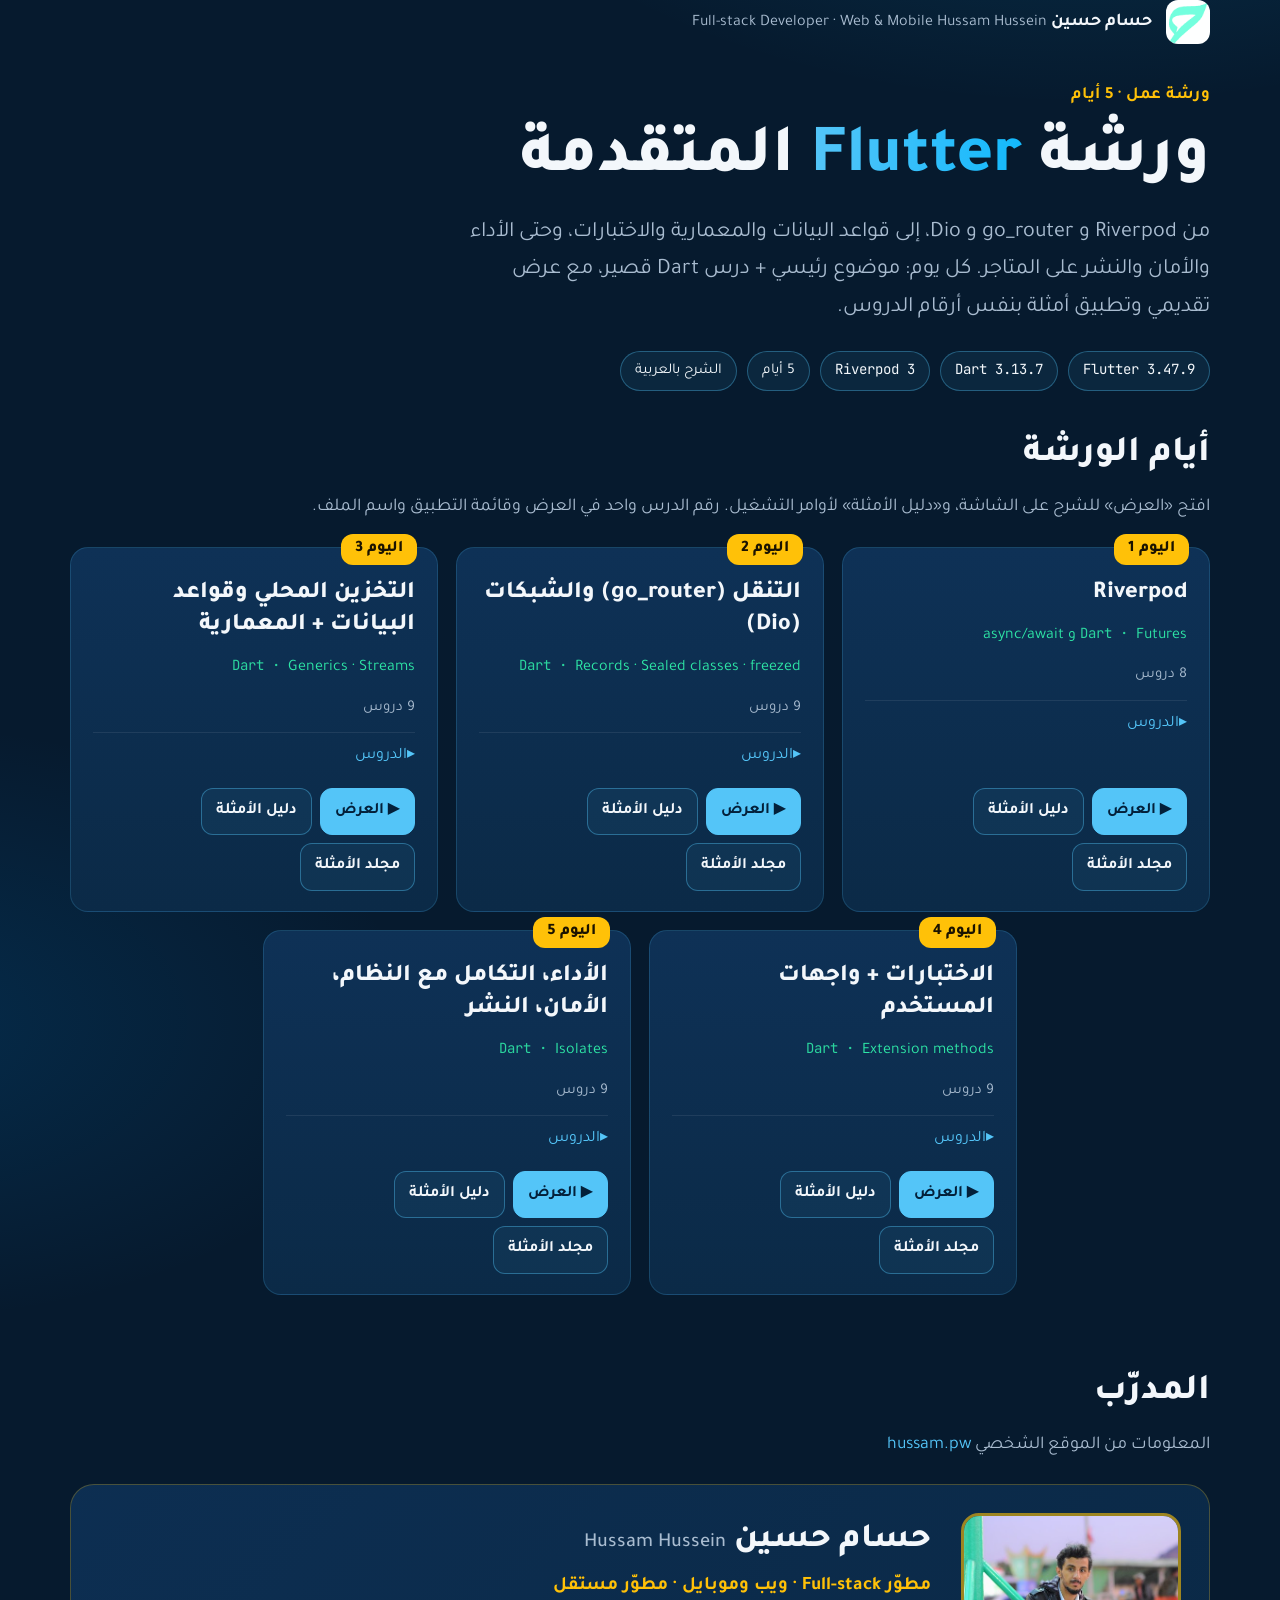
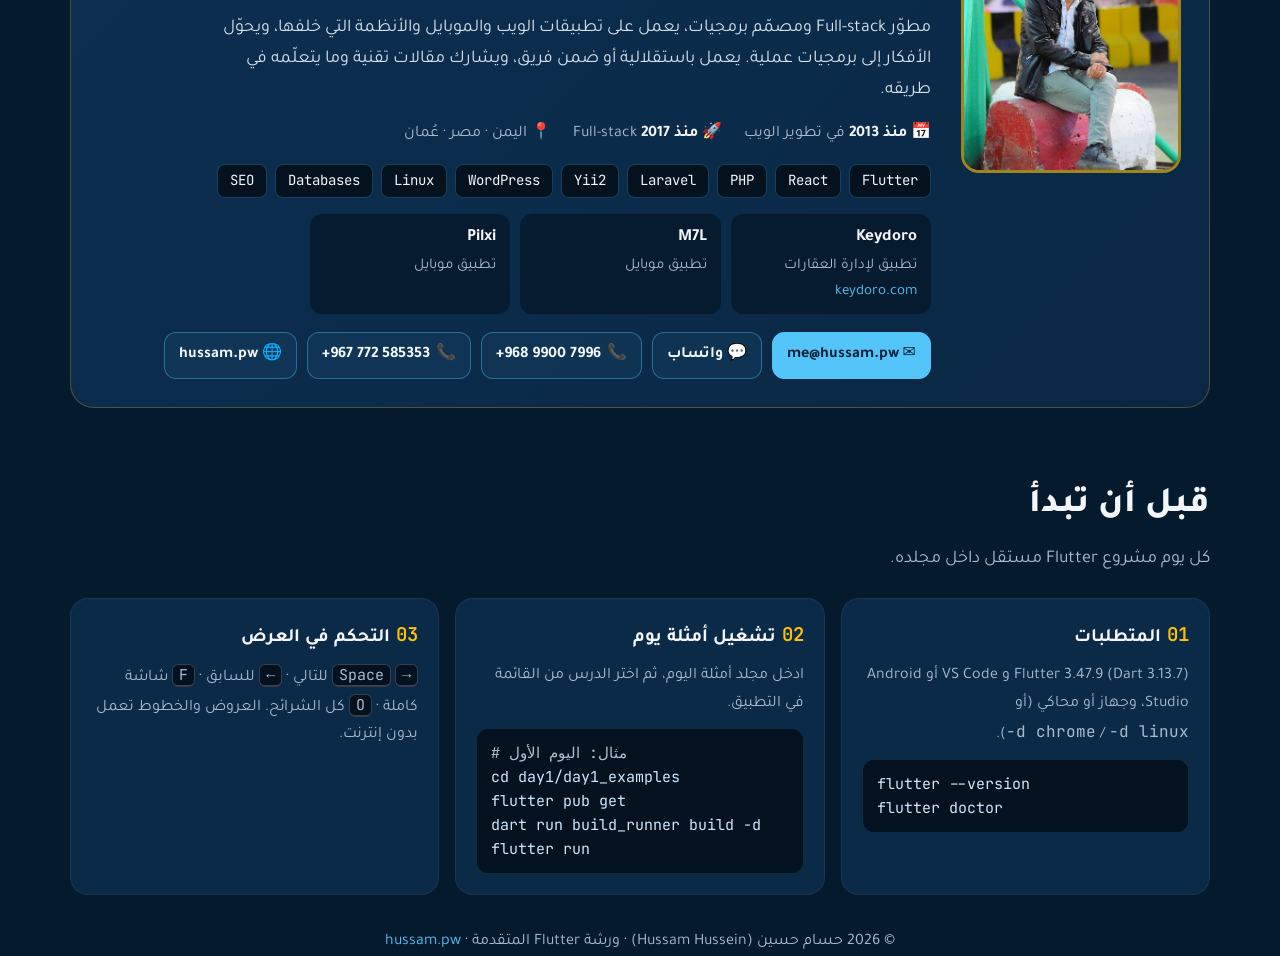
<file: index.html>
<!doctype html>
<html lang="ar" dir="rtl">
<head>
<meta charset="utf-8">
<meta name="viewport" content="width=device-width, initial-scale=1">
<title>ورشة Flutter المتقدمة</title>
<meta name="description" content="ورشة Flutter المتقدمة — 5 أيام: العروض التقديمية والأمثلة لكل يوم، مع المدرّب حسام حسين (Hussam Hussein)">
<link rel="icon" href="assets/img/logo.png">
<link href="assets/fonts/fonts.css" rel="stylesheet"><!-- خطوط محلية: الصفحة تعمل بدون إنترنت -->
<style>
:root{
  --bg:#061A2E; --bg2:#0B2A47; --card:#0E3156; --code:#04111F;
  --ink:#F3F7FB; --muted:#A9BCD0; --sky:#54C5F8; --blue:#13B9FD; --deep:#0175C2;
  --amber:#FFC108; --teal:#2EE6A6; --rose:#FF6B81;
  --sans:'Tajawal',system-ui,sans-serif; --mono:'JetBrains Mono','Fira Code',monospace;
  --ease:cubic-bezier(.2,.7,.2,1); --r:18px;
}
*{box-sizing:border-box;margin:0}
html{scroll-behavior:smooth}
body{font-family:var(--sans);background:var(--bg);color:var(--ink);line-height:1.7;
  background-image:radial-gradient(1100px 600px at 85% -10%,rgba(19,185,253,.18),transparent 60%),
                   radial-gradient(900px 500px at -10% 40%,rgba(1,117,194,.20),transparent 60%);
  min-height:100vh}
a{color:var(--sky);text-decoration:none}
a:hover{text-decoration:underline}
code,.mono{font-family:var(--mono);direction:ltr;unicode-bidi:isolate}
.wrap{max-width:1180px;margin:0 auto;padding:0 20px}

/* ---------- header ---------- */
header{padding:56px 0 30px}
.top{display:flex;align-items:center;gap:14px;margin-bottom:38px}
.top img{width:44px;height:44px;border-radius:12px;background:#fff}
.top b{font-size:18px;font-weight:700}
.top span{color:var(--muted);font-size:16px}
.kicker{display:inline-block;color:var(--amber);font-weight:700;letter-spacing:.5px;font-size:17px;margin-bottom:10px}
h1{font-size:clamp(38px,6vw,68px);line-height:1.15;font-weight:800}
h1 em{font-style:normal;background:linear-gradient(90deg,var(--sky),var(--blue));-webkit-background-clip:text;background-clip:text;color:transparent}
.lead{font-size:clamp(18px,2.2vw,22px);color:var(--muted);max-width:760px;margin-top:16px}
.chips{display:flex;flex-wrap:wrap;gap:10px;margin-top:24px}
.chip{border:1px solid rgba(84,197,248,.35);background:rgba(84,197,248,.08);color:var(--ink);
  padding:6px 14px;border-radius:999px;font-size:15px}
.chip.mono{font-size:14px}

/* ---------- sections ---------- */
section{padding:34px 0}
h2{font-size:clamp(26px,3.4vw,36px);font-weight:800;margin-bottom:6px}
.sub{color:var(--muted);margin-bottom:24px;font-size:18px}

/* ---------- days ---------- */
.days{display:grid;grid-template-columns:repeat(auto-fill,minmax(320px,1fr));gap:18px}
@media (min-width:1080px){.days{grid-template-columns:repeat(6,1fr)}.day{grid-column:span 2}.day:nth-child(4){grid-column:2 / span 2}.day:nth-child(5){grid-column:4 / span 2}}
.day{position:relative;background:linear-gradient(180deg,var(--card),var(--bg2));border:1px solid rgba(84,197,248,.18);
  border-radius:var(--r);padding:24px 22px 20px;display:flex;flex-direction:column;gap:12px;
  transition:transform .35s var(--ease),border-color .35s var(--ease),box-shadow .35s var(--ease)}
.day:hover{transform:translateY(-4px);border-color:rgba(84,197,248,.55);box-shadow:0 18px 40px rgba(0,0,0,.35)}
.day .num{position:absolute;top:-14px;inset-inline-start:20px;background:var(--amber);color:#1b1300;
  font-weight:800;border-radius:12px;padding:2px 14px;font-size:16px}
.day h3{font-size:24px;font-weight:800;margin-top:6px;line-height:1.35}
.day .dart{font-size:16px;color:var(--teal)}
.day .dart::before{content:"Dart · ";font-family:var(--mono);font-size:14px;color:var(--teal);opacity:.9}
.day .meta{font-size:15px;color:var(--muted)}
.day details{border-top:1px solid rgba(255,255,255,.08);padding-top:10px}
.day summary{cursor:pointer;color:var(--sky);font-size:16px;list-style:none}
.day summary::-webkit-details-marker{display:none}
.day summary::before{content:"▸ ";display:inline-block;transition:transform .25s}
.day details[open] summary::before{transform:rotate(90deg)}
.day ol{padding-inline-start:0;list-style:none;margin-top:8px;display:grid;gap:4px}
.day li{font-size:16px;display:flex;gap:10px;align-items:baseline}
.day li i{font-style:normal;font-family:var(--mono);font-size:13px;color:var(--bg);background:var(--sky);
  border-radius:6px;min-width:24px;text-align:center;padding:0 4px;flex:none}
.day li.d i{background:var(--teal)}
.links{display:flex;flex-wrap:wrap;gap:8px;margin-top:auto;padding-top:6px}
.btn{display:inline-flex;align-items:center;gap:6px;border-radius:12px;padding:9px 14px;font-weight:700;font-size:16px;
  border:1px solid rgba(84,197,248,.4);color:var(--ink);background:rgba(84,197,248,.06);transition:background .25s}
.btn:hover{background:rgba(84,197,248,.18);text-decoration:none}
.btn.primary{background:var(--sky);color:#03203a;border-color:var(--sky)}
.btn.primary:hover{background:var(--blue)}
.soon{opacity:.55;pointer-events:none}
.badge-soon{white-space:nowrap;display:inline-block;font-size:13px;color:var(--amber);border:1px solid rgba(255,193,8,.5);border-radius:999px;padding:1px 10px;margin-inline-start:6px}

/* ---------- trainer ---------- */
.trainer{display:grid;grid-template-columns:220px 1fr;gap:30px;align-items:start;
  background:linear-gradient(135deg,rgba(14,49,86,.9),rgba(11,42,71,.9));border:1px solid rgba(255,193,8,.25);
  border-radius:24px;padding:28px}
.trainer img.photo{width:220px;height:260px;object-fit:cover;border-radius:18px;border:3px solid rgba(255,193,8,.6)}
.trainer h3{font-size:34px;font-weight:800}
.en-name{display:inline-block;font-size:20px;font-weight:500;color:var(--muted);direction:ltr;unicode-bidi:isolate;margin-inline-start:10px}
.trainer .role{color:var(--amber);font-weight:700;font-size:19px;margin-bottom:10px}
.nw{white-space:nowrap}
.trainer p{font-size:18px;color:#D5E1EC;max-width:720px}
.facts{display:flex;flex-wrap:wrap;gap:10px 22px;margin:16px 0;color:var(--muted);font-size:16px}
.facts b{color:var(--ink);font-weight:700}
.skills{display:flex;flex-wrap:wrap;gap:8px;margin:6px 0 16px}
.skills span{font-family:var(--mono);direction:ltr;font-size:14px;padding:4px 12px;border-radius:8px;background:var(--code);border:1px solid rgba(84,197,248,.25)}
.projects{display:grid;grid-template-columns:repeat(auto-fill,minmax(190px,1fr));gap:10px;margin-bottom:18px}
.projects div{background:rgba(4,17,31,.6);border-radius:12px;padding:10px 14px;font-size:15px;color:var(--muted)}
.projects b{display:block;color:var(--ink);font-size:17px}
.contact{display:flex;flex-wrap:wrap;gap:10px}

/* ---------- how to ---------- */
.how{display:grid;grid-template-columns:repeat(auto-fill,minmax(300px,1fr));gap:16px}
.step{background:var(--bg2);border-radius:var(--r);padding:20px;border:1px solid rgba(255,255,255,.06)}
.step h4{font-size:19px;margin-bottom:8px}
.step h4 span{color:var(--amber);font-family:var(--mono);margin-inline-end:6px}
.step p{color:var(--muted);font-size:16px}
pre{background:var(--code);border-radius:12px;padding:12px 14px;margin-top:10px;overflow-x:auto;direction:ltr;text-align:left;
  font-family:var(--mono);font-size:15px;line-height:1.6;color:#CFE8FF;border:1px solid rgba(84,197,248,.15)}
pre .c{color:#AFC1D4}
kbd{font-family:var(--mono);font-size:15px;background:var(--code);border:1px solid rgba(255,255,255,.2);border-bottom-width:2px;border-radius:6px;padding:0 6px}

footer{padding:40px 0 50px;color:var(--muted);font-size:16px;text-align:center}

/* ---------- motion ---------- */
.rise{opacity:0;transform:translateY(22px);animation:rise .8s var(--ease) forwards;animation-delay:calc(var(--i,0) * 90ms)}
@keyframes rise{to{opacity:1;transform:none}}
@media (prefers-reduced-motion:reduce){.rise{animation:none;opacity:1;transform:none}.day{transition:none}html{scroll-behavior:auto}}

@media (max-width:720px){
  header{padding-top:32px}
  .trainer{grid-template-columns:1fr;padding:20px}
  .trainer img.photo{width:100%;max-width:260px;height:auto;aspect-ratio:3/4}
  .days{grid-template-columns:1fr}
  .top{align-items:flex-start}
  .top span{display:block}
}
</style>
</head>
<body>
<header class="wrap">
  <div class="top rise">
    <img src="assets/img/logo.png" alt="شعار Hussam Hussein">
    <div><b>حسام حسين</b> <span class="mono" style="font-family:var(--sans)">Hussam Hussein</span> <span>Full-stack Developer · Web &amp; Mobile</span></div>
  </div>
  <span class="kicker rise" style="--i:1">ورشة عمل · 5 أيام</span>
  <h1 class="rise" style="--i:2">ورشة <em>Flutter</em> المتقدمة</h1>
  <p class="lead rise" style="--i:3">من Riverpod و go_router و Dio، إلى قواعد البيانات والمعمارية والاختبارات، وحتى الأداء والأمان والنشر على المتاجر. كل يوم: موضوع رئيسي + درس Dart قصير، مع عرض تقديمي وتطبيق أمثلة بنفس أرقام الدروس.</p>
  <div class="chips rise" style="--i:4">
    <span class="chip mono">Flutter 3.47.9</span>
    <span class="chip mono">Dart 3.13.7</span>
    <span class="chip mono">Riverpod 3</span>
    <span class="chip">5 أيام</span>
    <span class="chip">الشرح بالعربية</span>
  </div>
</header>

<main class="wrap">
  <section id="days">
    <h2 class="rise" style="--i:5">أيام الورشة</h2>
    <p class="sub rise" style="--i:5">افتح «العرض» للشرح على الشاشة، و«دليل الأمثلة» لأوامر التشغيل. رقم الدرس واحد في العرض وقائمة التطبيق واسم الملف.</p>
    <div class="days" id="daysGrid"></div>
  </section>

  <section id="trainer">
    <h2 class="rise">المدرّب</h2>
    <p class="sub">المعلومات من الموقع الشخصي <a href="https://hussam.pw" target="_blank" rel="noopener">hussam.pw</a></p>
    <div class="trainer rise" style="--i:1">
      <img class="photo" src="assets/img/trainer.jpg" alt="صورة المدرّب حسام حسين">
      <div>
        <h3>حسام حسين <span class="en-name">Hussam Hussein</span></h3>
        <div class="role"><span class="nw">مطوّر Full-stack</span> <span class="nw">· ويب وموبايل</span> <span class="nw">· مطوّر مستقل</span></div>
        <p>مطوّر Full-stack ومصمّم برمجيات، يعمل على تطبيقات الويب والموبايل والأنظمة التي خلفها، ويحوّل الأفكار إلى برمجيات عملية. يعمل باستقلالية أو ضمن فريق، ويشارك مقالات تقنية وما يتعلّمه في طريقه.</p>
        <div class="facts">
          <span>📅 <b>منذ 2013</b> في تطوير الويب</span>
          <span>🚀 <b>منذ 2017</b> Full-stack</span>
          <span>📍 اليمن · مصر · عُمان</span>
        </div>
        <div class="skills">
          <span>Flutter</span><span>React</span><span>PHP</span><span>Laravel</span><span>Yii2</span><span>WordPress</span><span>Linux</span><span>Databases</span><span>SEO</span>
        </div>
        <div class="projects">
          <div><b>Keydoro</b><span class="nw">تطبيق لإدارة العقارات</span><br><a href="https://keydoro.com" target="_blank" rel="noopener">keydoro.com</a></div>
          <div><b>M7L</b>تطبيق موبايل</div>
          <div><b>Pilxi</b>تطبيق موبايل</div>
        </div>
        <div class="contact">
          <a class="btn primary" href="mailto:me@hussam.pw">✉️ me@hussam.pw</a>
          <a class="btn" href="https://wa.me/96899007996" target="_blank" rel="noopener">💬 واتساب</a>
          <a class="btn" href="tel:+96899007996">📞 <bdi dir="ltr">+968 9900 7996</bdi></a>
          <a class="btn" href="tel:+967772585353">📞 <bdi dir="ltr">+967 772 585353</bdi></a>
          <a class="btn" href="https://hussam.pw" target="_blank" rel="noopener">🌐 hussam.pw</a>
        </div>
      </div>
    </div>
  </section>

  <section id="how">
    <h2 class="rise">قبل أن تبدأ</h2>
    <p class="sub">كل يوم مشروع Flutter مستقل داخل مجلده.</p>
    <div class="how">
      <div class="step rise" style="--i:1">
        <h4><span>01</span>المتطلبات</h4>
        <p>Flutter 3.47.9 (Dart 3.13.7) و VS Code أو Android Studio، وجهاز أو محاكي (أو <bdi dir="ltr" class="nw"><code>-d chrome</code> / <code>-d linux</code></bdi>).</p>
        <pre>flutter --version
flutter doctor</pre>
      </div>
      <div class="step rise" style="--i:2">
        <h4><span>02</span>تشغيل أمثلة يوم</h4>
        <p>ادخل مجلد أمثلة اليوم، ثم اختر الدرس من القائمة في التطبيق.</p>
        <pre><span class="c"># مثال: اليوم الأول</span>
cd day1/day1_examples
flutter pub get
dart run build_runner build -d
flutter run</pre>
      </div>
      <div class="step rise" style="--i:3">
        <h4><span>03</span>التحكم في العرض</h4>
        <p><kbd>→</kbd> <kbd>Space</kbd> للتالي · <kbd>←</kbd> للسابق · <kbd>F</kbd> شاشة كاملة · <kbd>O</kbd> كل الشرائح. العروض والخطوط تعمل بدون إنترنت.</p>
      </div>
    </div>
  </section>
</main>

<footer class="wrap">© 2026 حسام حسين (Hussam Hussein) · ورشة Flutter المتقدمة · <a href="https://hussam.pw" target="_blank" rel="noopener">hussam.pw</a></footer>

<script>
// بيانات الأيام: الدروس بنفس الأرقام والعناوين الموجودة في قائمة كل تطبيق
// d: true = درس Dart
const days = [
  { n: 1, title: 'Riverpod', dart: 'Futures و async/await', ready: true,
    lessons: [
      ['Futures و async/await', true], ['الأساسيات و ref'], ['أنواع الـ Providers'], ['توليد الكود'],
      ['AsyncValue'], ['family و autoDispose'], ['حقن الاعتماديات'], ['Overrides'],
    ] },
  { n: 2, title: 'التنقل (go_router) والشبكات (Dio)', dart: 'Records · Sealed classes · freezed', ready: true,
    lessons: [
      ['Records و Sealed classes', true], ['freezed و JSON', true], ['go_router: الإعداد والباراميترات'],
      ['ShellRoute والمسارات المتداخلة'], ['redirect و Deep links'], ['Dio: الإعداد و Interceptors'],
      ['معالجة الأخطاء'], ['Access و Refresh tokens'], ['Pagination'],
    ] },
  { n: 3, title: 'التخزين المحلي وقواعد البيانات + المعمارية', dart: 'Generics · Streams', ready: true,
    lessons: [
      ['Generics', true], ['Streams و StreamController', true], ['الإعدادات والتخزين الآمن'],
      ['الملفات مع path_provider'], ['SQL و Drift'], ['Migrations و watch()'], ['كاش بيانات الـ API'],
      ['Clean Architecture'], ['Offline-first والمزامنة'],
    ] },
  { n: 4, title: 'الاختبارات + واجهات المستخدم', dart: 'Extension methods', ready: true,
    lessons: [
      ['Extension methods', true], ['Unit tests و mocktail'], ['اختبار Providers و Widgets'], ['Integration tests'],
      ['الأنيميشن'], ['Slivers'], ['CustomPainter'], ['Responsive و Theming'], ['الترجمة و RTL و الوصول'],
    ] },
  { n: 5, title: 'الأداء، التكامل مع النظام، الأمان، النشر', dart: 'Isolates', ready: true,
    lessons: [
      ['Isolates', true], ['DevTools وإعادة البناء'], ['القوائم الطويلة والصور'], ['Platform Channels و Pigeon'],
      ['الصلاحيات والكاميرا والموقع'], ['الإشعارات'], ['الأمان'], ['Flavors والتوقيع'],
      ['النشر و CI/CD والأعطال'],
    ] },
];

const grid = document.getElementById('daysGrid');
days.forEach((d, i) => {
  const el = document.createElement('article');
  el.className = 'day rise';
  el.style.setProperty('--i', 6 + i);
  const lessons = d.lessons.map(([t, isDart], k) =>
    `<li class="${isDart ? 'd' : ''}"><i>${k + 1}</i><span>${t}</span></li>`).join('');
  const dis = d.ready ? '' : ' soon';
  el.innerHTML = `
    <span class="num">اليوم ${d.n}</span>
    <h3>${d.title}${d.ready ? '' : '<span class="badge-soon">قيد التجهيز</span>'}</h3>
    <div class="dart">${d.dart}</div>
    ${d.lessons.length ? `<div class="meta">${d.lessons.length} دروس</div>
    <details><summary>الدروس</summary><ol>${lessons}</ol></details>` : ''}
    <div class="links">
      <a class="btn primary${dis}" href="day${d.n}/presentation.html">▶ العرض</a>
      <a class="btn${dis}" href="day${d.n}/README.md">دليل الأمثلة</a>
      <a class="btn${dis}" href="day${d.n}/day${d.n}_examples/">مجلد الأمثلة</a>
    </div>`;
  grid.appendChild(el);
});
</script>
</body>
</html>
</file>
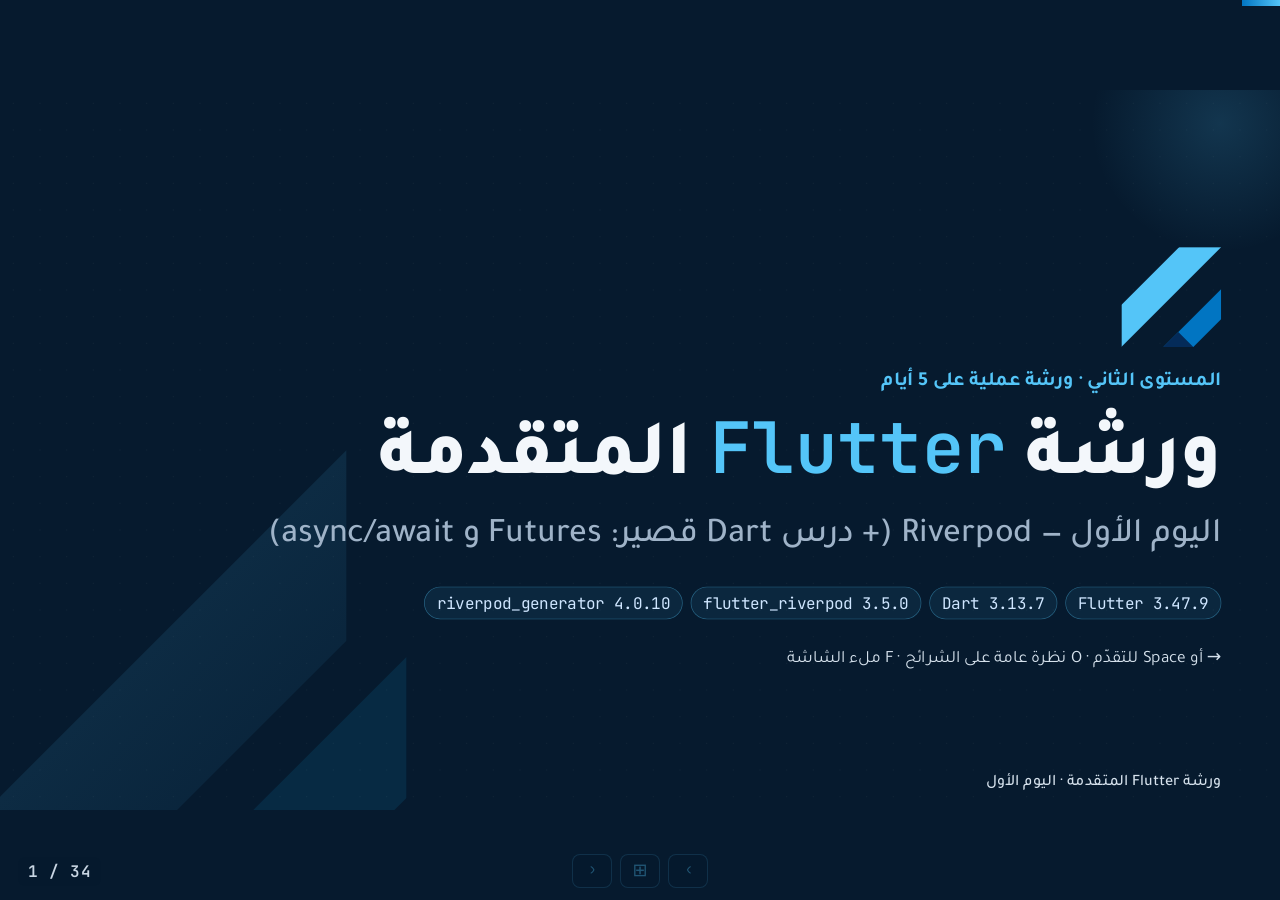
<file: day1/presentation.html>
<!doctype html>
<html lang="ar" dir="rtl">
<head>
<meta charset="utf-8">
<meta name="viewport" content="width=device-width, initial-scale=1">
<title>ورشة Flutter المتقدمة — اليوم الأول</title>
<meta name="description" content="عرض اليوم الأول: Riverpod + درس Dart قصير (Futures) — يطابق أمثلة day1_examples/lib/lessons">
<link href="../assets/fonts/fonts.css" rel="stylesheet"><!-- خطوط محلية: يعمل العرض بدون إنترنت -->
<style>
/* ============================================================
   Identity: Dart/Flutter navy + sky, amber for "run" cues
   ============================================================ */
:root{
  --bg:#061A2E; --bg2:#0B2A47; --card:#0E3156; --code:#04111F;
  --ink:#F3F7FB; --muted:#9FB3C8; --sky:#54C5F8; --blue:#13B9FD; --deep:#0175C2;
  --amber:#FFC108; --teal:#2EE6A6; --rose:#FF6B81;
  --sans:'Tajawal',system-ui,sans-serif; --mono:'JetBrains Mono','Fira Code',monospace;
  --ease:cubic-bezier(.2,.7,.2,1);
}
*{box-sizing:border-box}
html,body{margin:0;height:100%;background:var(--bg);color:var(--ink);font-family:var(--sans);overflow:hidden;-webkit-font-smoothing:antialiased}
button{font-family:inherit}
code{font-family:var(--mono)}

/* ---------- stage (16:9, scaled to fit) ---------- */
#stage{position:absolute;top:0;left:0;width:1920px;height:1080px;transform-origin:0 0;overflow:hidden;background:var(--bg);
  --enter:-80px;--leave:80px}
#stage.back{--enter:80px;--leave:-80px}
#stage::before{content:'';position:absolute;inset:0;background-image:radial-gradient(rgba(255,255,255,.05) 1.2px,transparent 1.2px);background-size:40px 40px;pointer-events:none}
.bgshape{position:absolute;pointer-events:none}
.bg1{left:-160px;bottom:-140px;width:680px;height:680px;background:linear-gradient(135deg,rgba(84,197,248,.18),rgba(1,117,194,.04));clip-path:polygon(0 100%,100% 0,100% 42%,42% 100%)}
.bg2{left:150px;bottom:-230px;width:460px;height:460px;background:rgba(19,185,253,.10);clip-path:polygon(0 100%,100% 0,100% 46%,46% 100%)}
.bg3{right:-120px;top:-160px;width:420px;height:420px;background:radial-gradient(circle at 50% 50%,rgba(84,197,248,.16),transparent 65%)}

/* ---------- slides & transitions (RTL: next enters from the left) ---------- */
.slide{position:absolute;inset:0;padding:90px 88px 64px;display:flex;flex-direction:column;
  opacity:0;visibility:hidden;transform:translateX(var(--enter));pointer-events:none;
  transition:opacity .55s var(--ease),transform .55s var(--ease),visibility 0s linear .55s}
.slide.active{opacity:1;visibility:visible;transform:none;pointer-events:auto;transition-delay:0s}
.slide.leaving{transform:translateX(var(--leave))}
.slide::before{content:attr(data-kicker);position:absolute;top:34px;right:88px;font-size:24px;font-weight:700;color:var(--sky);letter-spacing:.2px}
.slide::after{content:'ورشة Flutter المتقدمة · اليوم الأول';position:absolute;bottom:26px;right:88px;font-size:22px;font-weight:500;color:#C9D6E3}

/* ---------- staggered entrance ---------- */
@keyframes rise{from{opacity:0;transform:translateY(26px)}to{opacity:1;transform:none}}
.slide.active .a{animation:rise .7s var(--ease) both;animation-delay:calc(var(--i,0)*90ms + 120ms)}
.slide.active .ln{animation:rise .45s var(--ease) both;animation-delay:calc(var(--pi,0)*90ms + var(--i,0)*38ms + 260ms)}

/* ---------- typography ---------- */
h1,h2,h3{margin:0;font-weight:800;line-height:1.2}
h2{font-size:60px;margin-bottom:24px}
h2 .en{font-family:var(--mono);font-weight:600;font-size:.78em;color:var(--sky);direction:ltr;unicode-bidi:isolate}
.body{flex:1;min-height:0;display:flex;flex-direction:column}
.cols{display:flex;gap:44px;flex:1;min-height:0;align-items:flex-start}
.col{min-width:0}
.col.text{flex:1}
.col.code{flex:1.5}
.cols.wide .col.code{flex:2}
.cols.even .col.code{flex:1}
.cols.diagram .col.text{flex:1.15}
.cols.diagram .col.dia{flex:1;align-self:stretch}
.cols.diagram.wd .col.text{flex:1}
.cols.diagram.wd .col.dia{flex:1.25}
.lead{font-size:34px;line-height:1.5;margin:0 0 22px;color:var(--ink)}
.lead b{color:var(--sky)}
ul.bul{list-style:none;margin:0;padding:0}
ul.bul li{position:relative;font-size:32px;line-height:1.45;padding-right:40px;margin-bottom:16px}
ul.bul li::before{content:'';position:absolute;right:6px;top:.62em;width:16px;height:16px;border-radius:5px;background:var(--sky);transform:rotate(45deg) scale(.9)}
ul.bul li b{color:var(--sky);font-weight:700}
ul.bul.tight li{font-size:30px;margin-bottom:12px}
.ic{font-family:var(--mono);font-size:.86em;background:rgba(84,197,248,.12);border:1px solid rgba(84,197,248,.25);border-radius:8px;padding:1px 10px;margin:0 4px;direction:ltr;unicode-bidi:isolate;color:#CFE6FF;white-space:nowrap}
.muted{color:var(--muted)}
.note{font-size:28px;line-height:1.5;color:var(--muted);margin-top:12px}

/* callouts */
.warn,.tip,.key{border-radius:18px;padding:16px 22px;font-size:29px;line-height:1.45;margin-top:14px;border:1px solid}
.warn{background:rgba(255,107,129,.10);border-color:rgba(255,107,129,.45)}
.tip{background:rgba(46,230,166,.09);border-color:rgba(46,230,166,.4)}
.key{background:rgba(255,193,8,.09);border-color:rgba(255,193,8,.45)}
.warn b,.tip b,.key b{font-weight:800}
.warn b{color:var(--rose)} .tip b{color:var(--teal)} .key b{color:var(--amber)}

/* ---------- code blocks ---------- */
pre.code{position:relative;margin:0;direction:ltr;text-align:left;background:var(--code);border:1px solid rgba(84,197,248,.24);
  border-radius:20px;padding:46px 22px 20px;font:500 27px/1.36 var(--mono);color:#E6EEF7;overflow:hidden;width:100%;
  box-shadow:0 20px 60px rgba(0,0,0,.35)}
pre.code.sm{font-size:25px;padding-top:42px}
pre.code::before{content:attr(data-file);position:absolute;top:0;right:0;font:500 19px/1 var(--mono);color:var(--muted);padding:10px 16px;background:rgba(255,255,255,.05);border-radius:0 19px 0 12px}
pre.code::after{content:'';position:absolute;top:14px;left:18px;width:12px;height:12px;border-radius:50%;background:var(--rose);box-shadow:20px 0 0 var(--amber),40px 0 0 var(--teal)}
pre.code code{display:block;white-space:pre}
.ln{display:block;white-space:pre;min-height:1.36em}
.kw{color:#FF8FB8}.ty{color:#8BE9FD}.st{color:#C3E88D}.nu{color:#FFD166}.cm{color:#AFC1D4;font-style:italic}.an{color:#FFC108}.fn{color:#D8EAFF}.ip{color:#FFD166}
.cm[dir=rtl],.st[dir=rtl]{unicode-bidi:isolate}
.ip{direction:ltr;unicode-bidi:isolate}
.stack{display:flex;flex-direction:column;gap:18px;width:100%}

/* run cue */
.run{margin-top:auto;display:flex;align-items:center;gap:26px;align-self:flex-start;background:rgba(255,193,8,.10);border:1.5px solid rgba(255,193,8,.55);border-radius:16px;padding:12px 22px;font-size:29px}
.run .lbl{font-weight:800;color:var(--amber);white-space:nowrap}
.run .lbl::before{content:'▶';display:inline-block;margin-left:10px;font-size:.8em}
.run code{direction:ltr;unicode-bidi:isolate;font-size:.92em;background:rgba(0,0,0,.35);padding:6px 14px;border-radius:10px;color:#FFE08A}
.run .menu{color:#C9D6E3;font-size:1em;border-right:2px solid rgba(255,193,8,.4);padding-right:24px}
.run .menu .ic{font-size:.9em}
.body + .run{margin-top:22px}

/* tables */
table.tbl{width:100%;border-collapse:collapse;font-size:29px;line-height:1.4}
table.tbl th{background:rgba(84,197,248,.14);color:var(--sky);font-weight:800;text-align:right;padding:14px 20px;border-bottom:2px solid rgba(84,197,248,.4)}
table.tbl td{padding:14px 20px;border-bottom:1px solid rgba(255,255,255,.09);vertical-align:top}
table.tbl tr:last-child td{border-bottom:0}
table.tbl td.mono{font-family:var(--mono);direction:ltr;text-align:left;color:#CFE6FF;font-size:26px}
table.tbl th.l{text-align:left;direction:ltr}
table.tbl td b{color:var(--sky)}
table.tbl .ok{color:var(--teal);font-weight:800} table.tbl .no{color:var(--rose);font-weight:800}

/* chips / cards */
.chips{display:flex;flex-wrap:wrap;gap:12px}
.chips span{font-family:var(--mono);direction:ltr;unicode-bidi:isolate;font-size:24px;padding:8px 18px;border-radius:999px;border:1px solid rgba(84,197,248,.4);background:rgba(84,197,248,.08);color:#CFE6FF}
.cards{display:grid;gap:22px}
.cards.two{grid-template-columns:1fr 1fr}
.cards.three{grid-template-columns:1fr 1fr 1fr}
.card{background:rgba(255,255,255,.04);border:1px solid rgba(84,197,248,.22);border-radius:20px;padding:22px 26px}
.card h3{font-size:32px;color:var(--sky);margin-bottom:12px}
.card h3 .ic{font-size:.8em}
.card p,.card li{font-size:28px;line-height:1.45;margin:0}
.card ol,.card ul{margin:0;padding-right:28px}
.card li{margin-bottom:8px}

/* agenda */
.agenda{display:grid;grid-template-columns:1fr 1fr;gap:30px;flex:1}
.agenda .part{background:rgba(255,255,255,.035);border:1px solid rgba(84,197,248,.25);border-radius:24px;padding:26px 30px}
.agenda h3{font-size:38px;color:var(--sky);margin-bottom:16px;display:flex;align-items:center;gap:14px}
.agenda h3 .tag{font-family:var(--mono);font-size:24px;background:var(--deep);color:#fff;border-radius:10px;padding:4px 12px;direction:ltr}
.agenda ol{margin:0;padding-right:34px;font-size:30px;line-height:1.55}
.agenda li span{color:var(--muted);font-size:.85em}

/* title + divider */
.slide.title,.slide.divider{justify-content:center;align-items:flex-start}
.slide.title::before,.slide.divider::before{content:none}
.slide.title .kick,.slide.divider .kick{font-size:30px;color:var(--sky);font-weight:700;margin-bottom:18px}
.slide.title h1{font-size:118px;letter-spacing:-.5px;margin-bottom:10px}
.slide.title h1 .en{font-family:var(--mono);font-weight:600;color:var(--sky);direction:ltr;unicode-bidi:isolate;font-size:.9em}
.slide.title h2{font-size:52px;font-weight:500;color:var(--muted);margin-bottom:44px}
.slide.title .hint{margin-top:40px;color:var(--muted);font-size:26px}
.slide.divider h1{font-size:120px}
.slide.divider .big{font-size:64px;color:var(--sky);font-weight:800;margin-bottom:14px}
.slide.divider .sub{font-size:34px;color:var(--muted);margin-top:16px;max-width:1300px;line-height:1.5}
.mark{position:relative;width:150px;height:150px;margin-bottom:34px}
.mark i{position:absolute;display:block}
.mark .m1{left:0;top:0;width:150px;height:150px;background:var(--sky);clip-path:polygon(0 58%,58% 0,100% 0,0 100%)}
.mark .m2{left:0;top:0;width:150px;height:150px;background:var(--deep);clip-path:polygon(42% 100%,100% 42%,100% 72%,72% 100%)}
.mark .m3{left:0;top:0;width:150px;height:150px;background:#042B59;clip-path:polygon(42% 100%,57% 85%,72% 100%)}

/* recap, exercises */
.recap{display:grid;grid-template-columns:1fr 1fr;gap:34px;flex:1}
.recap .part h3{font-size:34px;color:var(--sky);margin-bottom:14px}
.recap ul{list-style:none;margin:0;padding:0}
.recap li{font-size:28px;line-height:1.45;padding:9px 0;border-bottom:1px solid rgba(255,255,255,.08)}
.recap li b{color:var(--ink);font-weight:800}
.recap li .ic{font-size:.82em}
.ex{counter-reset:ex;list-style:none;margin:0;padding:0;display:grid;grid-template-columns:1fr 1fr;gap:18px 26px}
.ex li{counter-increment:ex;position:relative;background:rgba(255,255,255,.04);border:1px solid rgba(84,197,248,.22);border-radius:18px;padding:18px 84px 18px 22px;font-size:28px;line-height:1.45}
.ex li::before{content:counter(ex);position:absolute;right:20px;top:16px;width:46px;height:46px;border-radius:12px;background:var(--amber);color:#042B59;font-weight:800;font-size:28px;display:flex;align-items:center;justify-content:center}
.ex li.wide{grid-column:1/-1}

/* day 2 preview */
.next{display:grid;grid-template-columns:1fr 1fr;gap:30px;margin-top:10px}
.next .card h3{font-size:40px}
.next .card li{font-size:29px}

/* timing bars (slide 5) */
.bars{display:flex;flex-direction:column;gap:14px;margin-top:18px}
.bars .bar span{display:block;font-size:27px;margin-bottom:6px;color:var(--muted)}
.bars .bar i{display:block;width:var(--w);font-style:normal;font-family:var(--mono);font-size:24px;padding:8px 16px;border-radius:10px;background:linear-gradient(90deg,var(--deep),var(--sky));color:#042B59;font-weight:600;direction:ltr;text-align:left;transform-origin:right}
.slide.active .bars .bar i{animation:grow .9s var(--ease) both;animation-delay:calc(var(--i,0)*90ms + 500ms)}
@keyframes grow{from{transform:scaleX(0)}to{transform:none}}

/* layer stack (DI) */
.layers{display:flex;flex-direction:column;gap:10px}
.layers .ly{background:var(--card);border:1.5px solid rgba(84,197,248,.4);border-radius:14px;padding:12px 18px;font-size:27px;display:flex;justify-content:space-between;align-items:center;gap:12px}
.layers .ly code{color:#CFE6FF;font-size:24px;direction:ltr}
.layers .arrow{text-align:center;color:var(--sky);font-size:26px;line-height:1}

/* class-modifier mini table */
.mods{display:grid;grid-template-columns:auto 1fr;gap:10px 18px;align-items:center;font-size:28px}
.mods code{font-size:26px;color:var(--amber);direction:ltr}

/* ============================================================
   Diagrams (base CSS = final state; .play adds motion)
   ============================================================ */
.diagram{position:relative;width:100%;height:100%}
@keyframes fadein{from{opacity:0}to{opacity:1}}
@keyframes pop{from{opacity:0;transform:scale(.6)}to{opacity:1;transform:none}}
@keyframes dim{from{opacity:1}to{opacity:.3}}

/* 1) event loop */
.el{display:flex;flex-direction:column;gap:6px}
.el .lane{display:flex;align-items:center;gap:22px;background:rgba(255,255,255,.04);border:1px solid rgba(84,197,248,.25);border-radius:16px;padding:10px 20px;min-height:86px}
.el .lane.ev{border-color:rgba(255,193,8,.4)}
.el .lt{width:330px;flex:none;font-size:25px;color:var(--sky);font-weight:700;line-height:1.2}
.el .lt small{display:block;font:500 19px/1.3 var(--sans);color:#C9D6E3;margin-top:4px}
.el .lane.ev .lt{color:var(--amber)}
.el .chips{gap:10px}
.el .chip{font:700 27px/1 var(--mono);background:var(--deep);color:#fff;padding:13px 18px;border-radius:12px;border:0}
.el .lane.ev .chip{background:#8a6400}
.el .larrow{display:flex;align-items:center;gap:14px;padding:0 44px;color:var(--amber);font-size:20px;line-height:1.2}
.el .larrow i{font-style:normal;font-size:34px;line-height:1}
.el .larrow b{font-weight:800}
.el .console{flex:1;display:flex;flex-direction:column;justify-content:center;margin-top:8px;background:var(--code);border-radius:16px;padding:10px 22px;font:500 26px/1.45 var(--mono);direction:ltr;text-align:left;border:1px solid rgba(84,197,248,.2)}
.el .console .ct{color:#C9D6E3;font-family:var(--sans);direction:rtl;text-align:right;font-size:22px;margin-bottom:4px}
.el .o{color:#C3E88D;unicode-bidi:isolate} .el .o.ev{color:#FFD166}
.play.el .chip{animation:pop .4s both var(--d),dim .5s forwards var(--dc)}
.play.el .o{animation:fadein .35s both var(--d)}

/* 4) riverpod graph (fixed 900x640 coordinate space) */
.rp{width:940px;height:760px}
.rp .scope{position:absolute;left:0;right:0;top:0;height:470px;border:2px dashed rgba(84,197,248,.65);border-radius:26px}
.rp .scope-title{position:absolute;top:-22px;right:34px;background:var(--bg);padding:0 14px;color:var(--sky);font:800 27px var(--sans)}
.rp .scope-title code{color:var(--sky)}
.rp .node,.rp .wnode{position:absolute;background:var(--card);border:2px solid var(--sky);border-radius:16px;display:flex;flex-direction:column;align-items:center;justify-content:center;gap:6px;padding:8px 12px}
.rp .node{width:300px;height:130px}
.rp .node b,.rp .wnode b{font:700 27px var(--mono);direction:ltr;unicode-bidi:isolate;color:var(--ink)}
.rp .node small,.rp .wnode small{font:500 23px/1.3 var(--sans);color:#D5E1EC;text-align:center}
.rp .wnode small{font-family:var(--mono);direction:ltr;unicode-bidi:isolate;font-size:20px}
.rp .p1{top:90px;right:50px}
.rp .p2{top:90px;left:50px}
.rp .p3{top:300px;left:300px;width:340px;border-color:var(--teal)}
.rp .wnode{top:550px;width:430px;height:150px;border-color:rgba(255,255,255,.45)}
.rp .w1{right:30px}
.rp .w2{left:30px}
.rp .flag{position:absolute;top:-18px;left:16px;background:var(--amber);color:#042B59;font:800 20px var(--sans);padding:3px 12px;border-radius:999px;opacity:0}
.rp svg{position:absolute;inset:0;width:100%;height:100%;pointer-events:none;overflow:visible}
.rp svg line,.rp svg path{stroke:rgba(255,255,255,.45);stroke-width:3;fill:none;marker-start:url(#dot);marker-end:url(#arr)}
.rp svg text{fill:#C9D6E3;font:600 20px var(--mono);direction:ltr;text-anchor:start}
.rp .pulse{position:absolute;left:0;top:0;width:22px;height:22px;border-radius:50%;background:var(--amber);box-shadow:0 0 18px var(--amber);opacity:0;offset-rotate:0deg}
.rp .pu1{offset-path:path('M245 550 L160 220')}
.rp .pu2{offset-path:path('M300 220 L380 300')}
.rp .pu3{offset-path:path('M470 430 L695 550')}
.play.rp .pulse{animation:travel .8s linear both;animation-delay:var(--d)}
.play.rp .flash{animation:flash 1s both var(--d)}
.play.rp .flag{animation:flagin 1.4s both var(--d)}
@keyframes travel{0%{offset-distance:0%;opacity:1}90%{opacity:1}100%{offset-distance:100%;opacity:0}}
@keyframes flash{0%{box-shadow:none}30%{box-shadow:0 0 0 5px var(--amber),0 0 40px var(--amber)}100%{box-shadow:none}}
@keyframes flagin{0%{opacity:0;transform:translateY(8px)}20%{opacity:1;transform:none}80%{opacity:1}100%{opacity:0}}

/* 5) autoDispose */
.ad{display:flex;gap:26px}
.ad .screens{display:flex;flex-direction:column;align-items:center;gap:8px;width:330px}
.ad .scr{width:300px;border:3px solid rgba(255,255,255,.28);border-radius:20px;overflow:hidden;background:#0d2440}
.ad .bar{background:var(--deep);padding:7px 12px;font:700 20px var(--mono);direction:ltr;text-align:left;white-space:nowrap}
.ad .scr ul{list-style:none;margin:0;padding:8px 14px;font-size:24px}
.ad .scr li{padding:6px 0;border-bottom:1px solid rgba(255,255,255,.08)}
.ad .scr li.hi{color:var(--sky);font-weight:700}
.ad .scr .bd{padding:14px;font-size:24px;line-height:1.5;text-align:center}
.ad .nav{display:flex;gap:26px;font-size:24px;color:#C9D6E3;font-weight:700}
.ad .nav span{padding:4px 12px;border-radius:999px;border:1px solid rgba(255,255,255,.2)}
.ad .store{flex:1;border:2px dashed rgba(84,197,248,.65);border-radius:24px;padding:36px 22px 22px;position:relative;display:flex;flex-direction:column;gap:18px;justify-content:center}
.ad .stt{position:absolute;top:-20px;right:28px;background:var(--bg);padding:0 12px;color:var(--sky);font-weight:800;font-size:25px}
.ad .pv{background:var(--card);border:2px solid var(--sky);border-radius:16px;padding:14px 18px;display:flex;flex-wrap:wrap;gap:10px;align-items:center}
.ad .pv b{font:700 25px var(--mono);direction:ltr;unicode-bidi:isolate;flex-basis:100%;color:var(--ink)}
.ad .s{font-size:24px;padding:5px 14px;border-radius:999px;background:rgba(255,255,255,.08)}
.ad .s.drop{background:rgba(255,107,129,.15)} .ad .s.keep{background:rgba(255,193,8,.15)} .ad .s.create{background:rgba(46,230,166,.15)}
.ad .log{font:500 27px/1.5 var(--mono);direction:ltr;text-align:left;color:#C9D6E3;background:var(--code);border-radius:12px;padding:12px 16px}
.play.ad .s1{animation:scrA 9s both}
.play.ad .s2{animation:scrB 9s both}
.play.ad .push{animation:navP 9s both} .play.ad .pop{animation:navQ 9s both}
.play.ad .pv1{animation:life1 9s both} .play.ad .pv2{animation:life2 9s both}
.play.ad .s{opacity:0}
.play.ad .s.c1{animation:chipA 9s both} .play.ad .s.k1{animation:chipK 9s both}
.play.ad .s.d2{animation:chipD2 9s both} .play.ad .s.d1{animation:chipD1 9s both}
@keyframes scrA{0%,12%{border-color:var(--sky);box-shadow:0 0 30px rgba(84,197,248,.5)}16%,40%{border-color:rgba(255,255,255,.28);box-shadow:none}44%,100%{border-color:var(--sky);box-shadow:0 0 30px rgba(84,197,248,.5)}}
@keyframes scrB{0%,12%{border-color:rgba(255,255,255,.28);box-shadow:none}16%,40%{border-color:var(--sky);box-shadow:0 0 30px rgba(84,197,248,.5)}44%,100%{border-color:rgba(255,255,255,.28);box-shadow:none}}
@keyframes navP{0%,10%{color:var(--muted)}13%,17%{color:var(--amber);border-color:var(--amber)}22%,100%{color:var(--muted)}}
@keyframes navQ{0%,38%{color:var(--muted)}41%,45%{color:var(--amber);border-color:var(--amber)}50%,100%{color:var(--muted)}}
@keyframes life1{0%,15%{opacity:0;transform:translateY(14px)}19%,80%{opacity:1;transform:none}86%,100%{opacity:.18}}
@keyframes life2{0%,15%{opacity:0;transform:translateY(14px)}19%,46%{opacity:1;transform:none}52%,100%{opacity:.18}}
@keyframes chipA{0%,17%{opacity:0}21%,100%{opacity:1}}
@keyframes chipK{0%,47%{opacity:0}51%,100%{opacity:1}}
@keyframes chipD2{0%,47%{opacity:0}51%,100%{opacity:1}}
@keyframes chipD1{0%,81%{opacity:0}85%,100%{opacity:1}}


/* ---------- v2: lesson header + Dart/Riverpod tags ---------- */
.lh{display:flex;align-items:center;gap:16px;margin-bottom:8px}
.lh .num{width:50px;height:50px;border-radius:14px;background:var(--sky);color:#042B59;font:800 30px var(--mono);display:flex;align-items:center;justify-content:center;flex:none}
.lh .lt{font-size:30px;font-weight:700;color:var(--sky)}
.tag{font:700 21px var(--mono);padding:3px 14px;border-radius:999px;border:1.5px solid;direction:ltr;unicode-bidi:isolate;vertical-align:middle}
.tag.dart{color:var(--amber);border-color:var(--amber)}
.tag.riv{color:var(--teal);border-color:var(--teal)}
/* agenda lesson cards */
.lgrid{display:grid;grid-template-columns:1fr 1fr;gap:14px 26px}
.lcard{display:flex;align-items:center;gap:16px;background:rgba(255,255,255,.04);border:1px solid rgba(84,197,248,.22);border-radius:16px;padding:12px 18px;min-width:0}
.lcard .num{width:48px;height:48px;border-radius:12px;background:var(--deep);color:#fff;font:800 28px var(--mono);display:flex;align-items:center;justify-content:center;flex:none}
.lcard.dart .num{background:var(--amber);color:#042B59}
.lcard .t{font-size:30px;font-weight:700;flex:1;min-width:0}
.lcard .t .tag{font-size:19px;margin-right:10px}
.lcard .f{font:500 20px var(--mono);color:#C9D6E3;direction:ltr;unicode-bidi:isolate;white-space:nowrap}
/* tips slides (amber identity, visible in the O overview) */
.slide.tips::before{color:var(--amber)}
.slide.tips h2{color:var(--amber)}
.tipbar{position:absolute;top:0;right:0;bottom:0;width:14px;background:linear-gradient(180deg,var(--amber),rgba(255,193,8,.15))}
.tiplist{display:flex;flex-direction:column;gap:14px}
.tipcard{display:flex;gap:20px;align-items:flex-start;background:rgba(255,193,8,.07);border:1px solid rgba(255,193,8,.35);border-radius:18px;padding:14px 20px}
.tipcard .n{flex:none;width:46px;height:46px;border-radius:50%;background:var(--amber);color:#042B59;font:800 26px var(--mono);display:flex;align-items:center;justify-content:center;margin-top:2px}
.tipcard .tx{flex:1;min-width:0;font-size:29px;line-height:1.45}
.tipcard .tx .ic{font-size:.84em}
.tipcard pre.code{margin-top:10px}
pre.code.tip{padding:12px 20px 10px;font-size:24px;box-shadow:none;border-color:rgba(255,193,8,.3)}
pre.code.tip::before,pre.code.tip::after{display:none}
/* FutureBuilder: rebuild -> new request counter */
.fb{display:flex;flex-direction:column;gap:16px;justify-content:center}
.fb .fbbtn{align-self:center;max-width:100%;background:var(--deep);color:#fff;border-radius:14px;padding:10px 24px;font:700 25px var(--sans);display:flex;gap:14px;align-items:center;text-align:center;line-height:1.35}
.fb .fbbtn code{color:#FFE08A;direction:ltr;unicode-bidi:isolate}
.fb .fbpanels{display:flex;gap:16px}
.fb .fbp{flex:1;min-width:0;border-radius:18px;padding:14px 18px;border:2px solid;display:flex;flex-direction:column;gap:10px}
.fb .fbp.bad{border-color:var(--rose);background:rgba(255,107,129,.08)}
.fb .fbp.good{border-color:var(--teal);background:rgba(46,230,166,.08)}
.fb h4{margin:0;font-size:25px;line-height:1.3}
.fb .reqs{display:flex;gap:8px;font-size:38px;min-height:52px;line-height:1.3}
.fb .reqs i{font-style:normal}
.fb .cnt{position:relative;min-height:44px;font-size:26px;font-weight:700}
.fb .cnt b{position:absolute;right:0;top:0;white-space:nowrap;max-width:100%;overflow:hidden;text-overflow:ellipsis}
.fb .good .cnt b{position:static;display:block}
.fb .cnt b.c1,.fb .cnt b.c2,.fb .cnt b.c3{opacity:0}
.play.fb .reqs i{animation:pop .4s both var(--d)}
.play.fb .fbbtn{animation:btnpulse 1s 4 .3s}
.play.fb .cnt .c1{animation:kc1 6s both}.play.fb .cnt .c2{animation:kc2 6s both}.play.fb .cnt .c3{animation:kc3 6s both}.play.fb .cnt .c4{animation:kc4 6s both}
@keyframes btnpulse{0%,100%{box-shadow:none;transform:none}30%{box-shadow:0 0 0 6px rgba(255,193,8,.5);transform:scale(1.04)}}
@keyframes kc1{0%,9%{opacity:0}10%,25%{opacity:1}26%,100%{opacity:0}}
@keyframes kc2{0%,25%{opacity:0}26%,42%{opacity:1}43%,100%{opacity:0}}
@keyframes kc3{0%,42%{opacity:0}43%,59%{opacity:1}60%,100%{opacity:0}}
@keyframes kc4{0%,59%{opacity:0}60%,100%{opacity:1}}
.fb .bridge{background:rgba(84,197,248,.1);border:1px solid rgba(84,197,248,.4);border-radius:14px;padding:12px 18px;font-size:27px;line-height:1.45}
/* ---------- v3 readability (floor 24px) + layout ---------- */
.slide::before{font-size:26px}
.slide::after{font-size:24px;color:#D5E1EC}
.slide.title .hint{font-size:26px;color:#D5E1EC}
.tag{font-size:23px;padding:4px 16px}
.lcard .t .tag{font-size:23px}
.lgrid{gap:22px 26px}
.lcard{padding:22px 22px}
.lcard .f{font-size:24px}
.lcard .t{font-size:32px}
.el .lt small{font-size:24px;color:#D5E1EC}
.el .larrow{font-size:25px}
.el .console .ct{font-size:24px}
.rp .node small{font-size:25px;color:#E3ECF5}
.rp .wnode small{font-size:24px;color:#E3ECF5}
.rp svg text{font-size:24px;fill:#E3ECF5;font-weight:700}
.rp svg line,.rp svg path{stroke:rgba(255,255,255,.7)}
.fb h4{font-size:27px}
.fb .cnt{font-size:27px}
.fb .fbbtn{font-size:26px}
.fb .bridge{font-size:30px;line-height:1.5;padding:18px 22px}
.fb .fbp{padding:18px 20px;gap:14px}
.fb .reqs{font-size:44px;min-height:60px}
.fb{gap:22px}
.next .card h3{font-size:42px;margin-bottom:16px}
.next .card li{font-size:33px;line-height:1.5;margin-bottom:12px}
.next .card{padding:28px 32px}
.tag{font-size:24px}
.lcard .t .tag{font-size:24px}
.lcard{min-height:118px}
bdi[dir=ltr]{font-family:var(--mono);font-weight:600;font-size:.95em}
.el .larrow bdi[dir=ltr]{color:var(--amber)}
.el .larrow .n{display:inline-flex;flex:none;width:40px;height:40px;border-radius:50%;background:var(--amber);color:#042B59;font:800 24px var(--mono);align-items:center;justify-content:center}
.lcard{min-height:136px}
/* run bar: several chips */
.run code + code{margin-right:0}

/* ---------- presenter chrome ---------- */
#progress{position:fixed;top:0;right:0;height:6px;width:0;background:linear-gradient(90deg,var(--deep),var(--sky));z-index:50;transition:width .4s var(--ease)}
#counter{position:fixed;bottom:14px;left:18px;z-index:50;font:600 16px var(--mono);color:#C9D6E3;direction:ltr;background:rgba(6,26,46,.7);padding:4px 10px;border-radius:8px;letter-spacing:.5px;transition:opacity .4s}
#nav{position:fixed;bottom:12px;left:50%;transform:translateX(-50%);z-index:50;display:flex;gap:8px;opacity:.35;transition:opacity .3s}
#nav:hover{opacity:1}
body.idle #nav,body.idle #counter{opacity:0;pointer-events:none}
#nav button{background:rgba(6,26,46,.8);border:1px solid rgba(84,197,248,.4);color:var(--sky);width:40px;height:34px;border-radius:8px;font-size:18px;cursor:pointer}
#overview{position:fixed;inset:0;z-index:100;background:rgba(3,14,26,.96);overflow:auto;padding:28px;display:none}
#overview.open{display:block}
#overview .grid{display:grid;gap:18px;grid-template-columns:repeat(5,1fr)}
#overview .thumb{position:relative;aspect-ratio:16/9;border:2px solid rgba(255,255,255,.15);border-radius:10px;overflow:hidden;cursor:pointer;background:var(--bg);transition:border-color .2s,transform .2s}
#overview .thumb:hover{border-color:var(--sky);transform:scale(1.03)}
#overview .thumb.cur{border-color:var(--amber)}
#overview .thumb .num{position:absolute;bottom:6px;left:8px;z-index:2;font:700 13px var(--mono);color:#fff;background:rgba(0,0,0,.6);padding:2px 7px;border-radius:6px;direction:ltr}
#overview .thumb .slide{position:absolute;left:0;top:0;width:1920px;height:1080px;transform-origin:0 0;opacity:1;visibility:visible;transition:none;pointer-events:none}
#overview .slide .a,#overview .slide .ln,#overview .diagram *{animation:none!important;opacity:1}
#overview .slide .flag,#overview .slide .pulse{opacity:0!important}
#overview .thumb .diagram .s{opacity:1}

/* ---------- static / reduced motion ---------- */
html.static *,html.static *::before,html.static *::after{animation:none!important;transition:none!important}
@media (prefers-reduced-motion:reduce){*,*::before,*::after{animation:none!important;transition:none!important}}
#audit{display:none}
</style>
</head>
<body>
<div id="progress"></div>
<div id="stage">
<div class="bgshape bg1"></div><div class="bgshape bg2"></div><div class="bgshape bg3"></div>

<!-- ================= 1 TITLE ================= -->
<section class="slide title">
  <div class="mark a"><i class="m1"></i><i class="m2"></i><i class="m3"></i></div>
  <div class="kick a">المستوى الثاني · ورشة عملية على 5 أيام</div>
  <h1 class="a">ورشة <span class="en">Flutter</span> المتقدمة</h1>
  <h2 class="a">اليوم الأول — Riverpod (+ درس Dart قصير: Futures و async/await)</h2>
  <div class="chips a"><span>Flutter 3.47.9</span><span>Dart 3.13.7</span><span>flutter_riverpod 3.5.0</span><span>riverpod_generator 4.0.10</span></div>
  <div class="hint a">→ أو Space للتقدّم · O نظرة عامة على الشرائح · F ملء الشاشة</div>
</section>

<!-- ================= 2 AGENDA ================= -->
<section class="slide" data-kicker="برنامج اليوم">
  <h2 class="a">8 دروس — رقم واحد في العرض والقائمة والملف</h2>
  <div class="body">
    <div class="lgrid">
      <div class="lcard dart a"><span class="num">1</span><span class="t">Futures و async/await <span class="tag dart">Dart</span></span><span class="f">01_futures_async.dart</span></div>
      <div class="lcard a"><span class="num">2</span><span class="t">الأساسيات و ref <span class="tag riv">Riverpod</span></span><span class="f">02_riverpod_basics.dart</span></div>
      <div class="lcard a"><span class="num">3</span><span class="t">أنواع الـ Providers <span class="tag riv">Riverpod</span></span><span class="f">03_provider_types.dart</span></div>
      <div class="lcard a"><span class="num">4</span><span class="t">توليد الكود <span class="tag riv">Riverpod</span></span><span class="f">04_riverpod_codegen.dart</span></div>
      <div class="lcard a"><span class="num">5</span><span class="t">AsyncValue <span class="tag riv">Riverpod</span></span><span class="f">05_async_value.dart</span></div>
      <div class="lcard a"><span class="num">6</span><span class="t">family و autoDispose <span class="tag riv">Riverpod</span></span><span class="f">06_family_autodispose.dart</span></div>
      <div class="lcard a"><span class="num">7</span><span class="t">حقن الاعتماديات <span class="tag riv">Riverpod</span></span><span class="f">07_dependency_injection.dart</span></div>
      <div class="lcard a"><span class="num">8</span><span class="t">Overrides <span class="tag riv">Riverpod</span></span><span class="f">08_overrides.dart</span></div>
    </div>
    <div class="key a" style="margin-top:22px"><b>التشغيل مرة واحدة:</b> <span class="ic">flutter run</span> من مجلد <span class="ic">day1_examples</span> ثم اختر الدرس من القائمة — ملفات الدروس في <span class="ic">lib/lessons/</span>، وكل درس: الفكرة ← الكود ← جرّبه في التطبيق ← <b style="color:var(--amber)">💡 حيل الدرس</b>.</div>
  </div>
</section>

<!-- ================= 3 L1 OPENER: Futures ================= -->
<section class="slide" data-kicker="الدرس 1 · Futures و async/await · Dart">
  <div class="lh a"><span class="num">1</span><span class="lt">الدرس 1 · Futures و async/await</span><span class="tag dart">Dart</span></div>
  <h2 class="a">الـ Future «وعد» بقيمة ستصل لاحقاً — وهو أساس Riverpod</h2>
  <div class="body"><div class="cols">
    <div class="col text">
      <ul class="bul tight">
        <li class="a">Dart تعمل على خيط واحد (Single Thread) مع حلقة أحداث (Event Loop)، لذلك الانتظار لا يجمّد الشاشة بل يسمح للـ UI بالرسم أثناء الانتظار.</li>
        <li class="a"><b>FutureProvider و AsyncNotifier و AsyncValue</b> كلها مبنية على Future — لهذا نبدأ به.</li>
        <li class="a">الطريقة القديمة: <span class="ic">then / catchError / whenComplete</span> — الحديثة: <b>async / await</b> مع try / catch / finally، والكود يُقرأ كأنه متزامن.</li>
        <li class="a">رمي خطأ داخل دالة async يحوّله تلقائياً إلى Future فاشل، و<span class="ic">on</span> تلتقط نوع خطأ محدد.</li>
      </ul>
      <div class="tip a"><b>💡 في التطبيق:</b> كل زر في الشاشة ينفّذ مثالاً ويكتب النتيجة في «الكونسول» أسفل الشاشة.</div>
    </div>
    <div class="col code">
<pre class="code a" data-file="lib/lessons/01_futures_async.dart"><code>Future&lt;String&gt; fetchUserName(int id) async {
  await Future.delayed(const Duration(milliseconds: 500));
  if (id &lt;= 0) {
    throw ArgumentError('رقم المستخدم غير صالح: $id');
  }
  return 'مستخدم رقم $id';
}

// 2) الطريقة الحديثة: async / await مع try / catch / finally
Future&lt;void&gt; _awaitStyle() async {
  try {
    final name = await fetchUserName(-5); // سيفشل عمداً
    _log(name);
  } on ArgumentError catch (e) {
    _log('خطأ متوقع: ${e.message}');
  } finally {
    _log('finally تعمل دائماً');
  }
}</code></pre>
    </div>
  </div></div>
</section>

<!-- ================= 4 L1: sequential vs parallel ================= -->
<section class="slide" data-kicker="الدرس 1 · Futures و async/await · Dart">
  <h2 class="a">تسلسلي مقابل متوازي — من أهم نقاط الأداء</h2>
  <div class="body"><div class="cols wide">
    <div class="col text">
      <ul class="bul tight">
        <li class="a"><b>تسلسلي:</b> الطلب الثاني لا يبدأ إلا بعد انتهاء الأول.</li>
        <li class="a"><b>Future.wait:</b> كل الطلبات تبدأ معاً — عيبه: النتيجة <span class="ic">List&lt;Object&gt;</span>.</li>
        <li class="a"><b>Records (Dart 3):</b> <span class="ic">(f1, f2).wait</span> — الأنواع محفوظة لكل عنصر ✅</li>
      </ul>
      <div class="bars a">
        <div class="bar"><span>تسلسلي: await ثم await</span><i style="--w:100%">≈ 1200ms</i></div>
        <div class="bar"><span>متوازي: Future.wait أو Record.wait</span><i style="--w:58%">≈ 700ms</i></div>
      </div>
    </div>
    <div class="col code">
<pre class="code a" data-file="lib/lessons/01_futures_async.dart"><code>// تسلسلي: الطلب الثاني لا يبدأ إلا بعد انتهاء الأول ≈ 1200ms
final a = await fetchUserName(1);
final b = await fetchOrdersCount();
_log('تسلسلي: $a / $b طلب ← ${sw.elapsedMilliseconds}ms');

// متوازي باستخدام Future.wait: كل الطلبات تبدأ معاً ≈ 700ms
final results =
    await Future.wait([fetchUserName(2), fetchOrdersCount()]);
_log('Future.wait: $results ← ${sw.elapsedMilliseconds}ms');

// متوازي باستخدام Records (Dart 3): الأنواع محفوظة لكل عنصر ✅
final (name, count) =
    await (fetchUserName(3), fetchOrdersCount()).wait;
_log('Record.wait: $name / $count ← ${sw.elapsedMilliseconds}ms');</code></pre>
    </div>
  </div></div>
</section>

<!-- ================= 5 L1: timeout / any / Completer ================= -->
<section class="slide" data-kicker="الدرس 1 · Futures و async/await · Dart">
  <h2 class="a"><span class="en">timeout</span> · <span class="en">Future.any</span> · <span class="en">Completer</span></h2>
  <div class="body"><div class="cols wide">
    <div class="col text">
      <ul class="bul tight">
        <li class="a"><b>timeout:</b> إذا لم تنتهِ العملية خلال المهلة نرمي <span class="ic">TimeoutException</span>.</li>
        <li class="a"><b>Future.any:</b> نأخذ أول نتيجة تصل (مثلاً من عدة خوادم).</li>
        <li class="a"><b>Completer:</b> تحويل كود يعتمد على callbacks (مكتبة قديمة) إلى Future.</li>
      </ul>
      <div class="warn a"><b>⚠️ تنبيه:</b> بعد أي await قد يكون المستخدم خرج من الشاشة — لذلك نتحقق من <span class="ic">mounted</span> قبل <span class="ic">setState</span>.</div>
    </div>
    <div class="col code">
<pre class="code a" data-file="lib/lessons/01_futures_async.dart"><code>try {
  await fetchUserName(1).timeout(const Duration(milliseconds: 200));
} on TimeoutException {
  _log('انتهت المهلة! الخادم بطيء');
}

// Future.any: نأخذ أول نتيجة تصل (مثلاً من عدة خوادم)
final fastest = await Future.any([
  Future.delayed(const Duration(milliseconds: 300), () =&gt; 'الخادم A'),
  Future.delayed(const Duration(milliseconds: 100), () =&gt; 'الخادم B'),
]);

// 5) Completer: تحويل كود يعتمد على callbacks إلى Future
Future&lt;String&gt; _legacyApiAsFuture() {
  final completer = Completer&lt;String&gt;();
  Timer(const Duration(milliseconds: 300), () {
    completer.complete('نتيجة من API قديم');
  });
  return completer.future; // نعيد الـ Future فوراً، ويكتمل لاحقاً
}</code></pre>
    </div>
  </div></div>
</section>

<!-- ================= 6 L1: EVENT LOOP (diagram) ================= -->
<section class="slide" data-kicker="الدرس 1 · Futures و async/await · Dart">
  <h2 class="a">ترتيب التنفيذ: الكود المتزامن أولاً، ثم <span class="en">microtasks</span>، ثم <span class="en">events</span></h2>
  <div class="body"><div class="cols diagram">
    <div class="col text">
<pre class="code a sm" data-file="lib/lessons/01_futures_async.dart"><code>_log('A: كود متزامن');
Future(() =&gt; _log('D: Event (Future عادي)'));
scheduleMicrotask(() =&gt; _log('C: Microtask'));
Future.microtask(() =&gt; _log('C2: Microtask آخر'));
_log('B: كود متزامن');
// الناتج: A, B, C, C2, D</code></pre>
      <div class="key a" style="margin-top:20px"><b>لماذا؟</b> الـ microtasks تُنفَّذ كلها قبل أي event جديد — وكل كود متزامن ينتهي أولاً. سؤال مقابلات مشهور — جرّبه بالزر <span class="ic">6) Event Loop</span>.</div>
    </div>
    <div class="col dia">
      <div class="diagram el a" data-loop="8000">
        <div class="lane"><div class="lt">Call stack<small>الكود المتزامن — يُنفَّذ فوراً</small></div><div class="chips"><span class="chip" style="--d:.2s;--dc:.5s">A</span><span class="chip" style="--d:2.7s;--dc:2.9s">B</span></div></div>
        <div class="larrow"><i>↑</i><span class="n">1</span><span>عندما يفرغ الـ stack: تُنفَّذ <b>كل</b> الـ microtasks</span></div>
        <div class="lane"><div class="lt">Microtask queue<small>scheduleMicrotask · Future.microtask</small></div><div class="chips"><span class="chip" style="--d:1.5s;--dc:4s">C</span><span class="chip" style="--d:2.1s;--dc:4.8s">C2</span></div></div>
        <div class="larrow"><i>↑</i><span class="n">2</span><span>ثم event <b>واحد</b> فقط، ثم نعود للخطوة 1</span></div>
        <div class="lane ev"><div class="lt">Event queue<small>Future() · Timer · I/O</small></div><div class="chips"><span class="chip" style="--d:.9s;--dc:5.9s">D</span></div></div>
        <div class="console">
          <div class="ct">الكونسول في الشاشة</div>
          <div class="o" style="--d:.5s">A: كود متزامن</div>
          <div class="o" style="--d:2.9s">B: كود متزامن</div>
          <div class="o" style="--d:4s">C: Microtask</div>
          <div class="o" style="--d:4.8s">C2: Microtask آخر</div>
          <div class="o ev" style="--d:5.9s">D: Event (Future عادي)</div>
        </div>
      </div>
    </div>
  </div></div>
</section>

<!-- ================= 7 L1: FUTUREBUILDER (diagram) ================= -->
<section class="slide" data-kicker="الدرس 1 · Futures و async/await · Dart">
  <h2 class="a">Future داخل الـ UI: <span class="en">FutureBuilder</span> والخطأ الأشهر</h2>
  <div class="body"><div class="cols diagram">
    <div class="col text">
<pre class="code a sm" data-file="lib/lessons/01_futures_async.dart"><code>// ❌ خطأ شائع: إنشاء الـ Future داخل build()
// ✅ الحل: ننشئ الـ Future مرة واحدة (في initState)
late final Future&lt;int&gt; _ordersFuture = _countedFetch();

Widget build(BuildContext context) {
  final future =
      _wrongWay ? _countedFetch() : _ordersFuture;
  FutureBuilder&lt;int&gt;(
    future: future,
    builder: (context, snapshot) {
      if (snapshot.connectionState !=
          ConnectionState.done) {
        return const LinearProgressIndicator();
      }
      return Text(
        'عدد الطلبات من الـ API: ${snapshot.data}',
      );
    },
  ),</code></pre>
    </div>
    <div class="col dia">
      <div class="diagram fb a" data-loop="6000">
        <div class="fbbtn"><code>setState()</code> ×4 إعادة بناء — تدوير الشاشة أو فتح الكيبورد يفعل الشيء نفسه</div>
        <div class="fbpanels">
          <div class="fbp bad"><h4>❌ Future داخل build()</h4><div class="reqs"><i style="--d:.6s">📡</i><i style="--d:1.56s">📡</i><i style="--d:2.58s">📡</i><i style="--d:3.6s">📡</i></div><div class="cnt"><b class="c1">طلبات الشبكة: 1</b><b class="c2">طلبات الشبكة: 2</b><b class="c3">طلبات الشبكة: 3</b><b class="c4">طلبات الشبكة: 4</b></div></div>
          <div class="fbp good"><h4>✅ Future محفوظ في initState</h4><div class="reqs"><i style="--d:.6s">📡</i></div><div class="cnt"><b class="c4">طلبات الشبكة: 1 فقط</b></div></div>
        </div>
        <div class="bridge a"><b style="color:var(--sky)">💡 Riverpod يحل هذه المشكلة تلقائياً:</b> FutureProvider يخزّن النتيجة ولا يعيد الطلب عند إعادة البناء (snapshot هنا = نفس فكرة AsyncValue في الدرس 5) — وهذا موضوع بقية دروس اليوم.</div>
      </div>
    </div>
  </div></div>
  <div class="run a"><span class="lbl">في التطبيق: الدرس 1</span><code>lib/lessons/01_futures_async.dart</code></div>
</section>

<!-- ================= 8 TIPS L1 ================= -->
<section class="slide tips" data-kicker="💡 حيل الدرس 1 · Futures و async/await">
  <div class="tipbar"></div>
  <h2 class="a">💡 حيل الدرس 1</h2>
  <div class="body"><div class="tiplist">
    <div class="tipcard a"><span class="n">1</span><div class="tx">نسيت await؟ فعّل lint اسمه <span class="ic">unawaited_futures</span> في analysis_options.yaml — وإذا أردت فعلاً «أطلق ولا تنتظر» استخدم <span class="ic">unawaited()</span> من dart:async ليكون مقصوداً:
<pre class="code tip" data-file="lib/lessons/01_futures_async.dart"><code>unawaited(analytics.logEvent('open_screen'));</code></pre></div></div>
    <div class="tipcard a"><span class="n">2</span><div class="tx">Future.wait يكمل باقي الطلبات حتى لو فشل أحدها. <span class="ic">eagerError: true</span> ← يرمي الخطأ فوراً بدون انتظار البقية:
<pre class="code tip" data-file="lib/lessons/01_futures_async.dart"><code>await Future.wait([a(), b()], eagerError: true);</code></pre></div></div>
    <div class="tipcard a"><span class="n">3</span><div class="tx">بعد await داخل Widget لا تستخدم context مباشرة:
<pre class="code tip" data-file="lib/lessons/01_futures_async.dart"><code>await save();
if (!context.mounted) return;
Navigator.pop(context);</code></pre></div></div>
    <div class="tipcard a"><span class="n">4</span><div class="tx">لا تضع <span class="ic">async</span> على دالة لا تحتوي await — تُنشئ Future بلا داعٍ.</div></div>
  </div></div>
</section>

<!-- ================= 9 L2 OPENER: provider graph ================= -->
<section class="slide" data-kicker="الدرس 2 · الأساسيات و ref · Riverpod">
  <div class="lh a"><span class="num">2</span><span class="lt">الدرس 2 · الأساسيات و ref</span><span class="tag riv">Riverpod</span></div>
  <h2 class="a">الفكرة: الحالة تعيش خارج الـ Widgets داخل «Providers»</h2>
  <div class="body"><div class="cols diagram wd">
    <div class="col text">
      <ul class="bul tight">
        <li class="a">أي Widget يستطيع قراءة أي Provider بدون تمرير البيانات عبر الـ constructors.</li>
        <li class="a"><b><bdi dir="ltr">1)</bdi></b> نلف التطبيق بـ <span class="ic">ProviderScope</span> (انظر main.dart) ← هنا تُخزَّن كل الحالات.</li>
        <li class="a"><b><bdi dir="ltr">2)</bdi></b> نعرّف Provider كمتغير global (آمن، لأنه مجرد «وصفة» وليس القيمة نفسها).</li>
        <li class="a"><b><bdi dir="ltr">3)</bdi></b> نستخدم <span class="ic">ConsumerWidget</span> بدل StatelessWidget لنحصل على <span class="ic">ref</span>.</li>
        <li class="a">Provider يعتمد على providers أخرى يُعاد حسابه تلقائياً عند تغيّرها (الدرس 3).</li>
      </ul>
    </div>
    <div class="col dia">
      <div class="diagram rp a" data-loop="7000">
        <div class="scope"><div class="scope-title">ProviderScope — <code>main.dart</code></div></div>
        <svg viewBox="0 0 940 760">
          <defs>
            <marker id="arr" markerUnits="userSpaceOnUse" markerWidth="18" markerHeight="16" refX="17" refY="8" orient="auto"><path d="M0,0 L18,8 L0,16 z" fill="#E3ECF5"/></marker>
            <marker id="dot" markerUnits="userSpaceOnUse" markerWidth="12" markerHeight="12" refX="6" refY="6"><circle cx="6" cy="6" r="5" fill="#E3ECF5"/></marker>
          </defs>
          <line x1="740" y1="220" x2="560" y2="300"/>
          <line x1="300" y1="220" x2="380" y2="300"/>
          <line x1="470" y1="430" x2="695" y2="550"/>
          <line x1="245" y1="550" x2="160" y2="220"/>
          <text x="520" y="262">ref.watch</text>
          <text x="200" y="262">ref.watch</text>
          <text x="470" y="505">ref.watch</text>
          <text x="6" y="490">ref.read(...).add()</text>
        </svg>
        <div class="node p1"><b>taxRateProvider</b><small>Provider — قيمة ثابتة</small></div>
        <div class="node p2 flash" style="--d:1.5s"><b>cartProvider</b><small>NotifierProvider — حالة تتغير</small><span class="flag" style="--d:1.5s">state = [...state, item]</span></div>
        <div class="node p3 flash" style="--d:2.6s"><b>cartTotalProvider</b><small>Provider مشتق — يُعاد حسابه</small></div>
        <div class="wnode w1 flash" style="--d:3.7s"><b>ConsumerWidget</b><small>ref.watch(cartTotalProvider)</small><span class="flag" style="--d:3.7s">يُعاد بناؤه</span></div>
        <div class="wnode w2 flash" style="--d:.3s"><b>onPressed</b><small>ref.read(<br>cartProvider.notifier<br>).add(item)</small></div>
        <div class="pulse pu1" style="--d:.7s"></div>
        <div class="pulse pu2" style="--d:1.8s"></div>
        <div class="pulse pu3" style="--d:2.9s"></div>
      </div>
    </div>
  </div></div>
</section>

<!-- ================= 10 L2: Provider + Notifier ================= -->
<section class="slide" data-kicker="الدرس 2 · الأساسيات و ref · Riverpod">
  <h2 class="a">Provider و Notifier: «الوصفة» والحالة القابلة للتغيير</h2>
  <div class="body"><div class="cols wide">
    <div class="col text">
      <ul class="bul tight">
        <li class="a"><b>Provider</b> بسيط: قيمة للقراءة فقط.</li>
        <li class="a"><b>Notifier</b>: حالة قابلة للتغيير + الدوال التي تغيّرها. <span class="ic">build()</span> تعيد القيمة الابتدائية.</li>
        <li class="a">نغيّر الحالة بإسناد قيمة جديدة لـ <span class="ic">state</span> ← كل من يراقب يُعاد بناؤه.</li>
        <li class="a">بدون ProviderScope في أعلى الشجرة يظهر خطأ عند أول <span class="ic">ref.watch</span>.</li>
      </ul>
    </div>
    <div class="col code">
<pre class="code a" data-file="lib/lessons/02_riverpod_basics.dart"><code>// Provider بسيط: قيمة للقراءة فقط
final greetingProvider =
    Provider&lt;String&gt;((ref) =&gt; 'أهلاً بك في Riverpod 👋');

// Notifier: حالة قابلة للتغيير + الدوال التي تغيّرها
class CounterNotifier extends Notifier&lt;int&gt; {
  // build() تعيد القيمة الابتدائية
  @override
  int build() =&gt; 0;

  // نغيّر الحالة بإسناد قيمة جديدة لـ state ← كل من يراقب يُعاد بناؤه
  void increment() =&gt; state++;
  void decrement() =&gt; state--;
  void reset() =&gt; state = 0;
}

final counterProvider = NotifierProvider&lt;CounterNotifier, int&gt;(
  CounterNotifier.new,
);</code></pre>
    </div>
  </div></div>
</section>

<!-- ================= 11 L2: watch / read / listen ================= -->
<section class="slide" data-kicker="الدرس 2 · الأساسيات و ref · Riverpod">
  <h2 class="a"><span class="en">ref.watch</span> · <span class="en">ref.read</span> · <span class="en">ref.listen</span> — متى أستخدم أيّها؟</h2>
  <div class="body">
    <table class="tbl a">
      <thead><tr><th style="width:170px">الدالة</th><th>ماذا تفعل؟</th><th style="width:400px">أين تُستخدم؟</th><th class="l" style="width:560px">مثال من الدرس</th></tr></thead>
      <tbody>
        <tr><td><b>watch</b></td><td>اقرأ القيمة + أعد بناء الـ Widget عند تغيّرها</td><td><span class="ok">✅ داخل build</span> — للعرض</td><td class="mono">final count = ref.watch(counterProvider);</td></tr>
        <tr><td><b>read</b></td><td>اقرأ مرة واحدة بدون مراقبة — <span class="ic">.notifier</span> يعطينا كائن الـ Notifier لنستدعي دواله</td><td><span class="ok">✅ داخل الأحداث (onPressed)</span><br><span class="no">❌ لا تستخدمه داخل build</span></td><td class="mono">ref.read(counterProvider.notifier).increment()</td></tr>
        <tr><td><b>listen</b></td><td>نفّذ «تأثيراً جانبياً» عند التغيّر — لا يعيد البناء، فقط يستدعي الدالة</td><td>SnackBar · تنقّل · Dialog</td><td class="mono">ref.listen&lt;int&gt;(counterProvider, (prev, next) {…})</td></tr>
      </tbody>
    </table>
<pre class="code a sm" data-file="lib/lessons/02_riverpod_basics.dart" style="margin-top:22px"><code>ref.listen&lt;int&gt;(counterProvider, (previous, next) {
  if (next == 10) {
    ScaffoldMessenger.of(context).showSnackBar(
      const SnackBar(content: Text('🎉 وصلت إلى 10!')),
    );
  }
});</code></pre>
  </div>
</section>

<!-- ================= 12 L2: Consumer + select ================= -->
<section class="slide" data-kicker="الدرس 2 · الأساسيات و ref · Riverpod">
  <h2 class="a"><span class="en">Consumer</span> و <span class="en">select</span>: إعادة بناء أقل</h2>
  <div class="body"><div class="cols">
    <div class="col text">
      <ul class="bul">
        <li class="a"><b>Consumer:</b> يعيد بناء جزء صغير فقط بدل الشاشة كاملة.</li>
        <li class="a"><b>select:</b> نراقب جزءاً من القيمة (هنا: زوجي/فردي فقط) فلا يُعاد البناء إلا إذا تغيّر هذا الجزء.</li>
        <li class="a"><span class="ic">.notifier</span> تعطينا كائن الـ Notifier لنستدعي دواله من داخل الأحداث.</li>
      </ul>
      <div class="tip a"><b>💡</b> للـ StatefulWidget نستخدم <span class="ic">ConsumerStatefulWidget</span> و <span class="ic">ConsumerState</span>. جرّب الوصول إلى 10 لترى ref.listen.</div>
    </div>
    <div class="col code">
<pre class="code a" data-file="lib/lessons/02_riverpod_basics.dart"><code>class BasicsScreen extends ConsumerWidget {
  @override
  Widget build(BuildContext context, WidgetRef ref) {
    // ...
    Consumer(
      builder: (context, ref, _) {
        final isEven = ref.watch(
          counterProvider.select((value) =&gt; value.isEven),
        );
        return Chip(label: Text(isEven ? 'زوجي' : 'فردي'));
      },
    ),
    // ...
    FloatingActionButton(
      onPressed: () =&gt;
          ref.read(counterProvider.notifier).increment(),
      child: const Icon(Icons.add),
    ),</code></pre>
    </div>
  </div></div>
  <div class="run a"><span class="lbl">في التطبيق: الدرس 2</span><code>lib/lessons/02_riverpod_basics.dart</code></div>
</section>

<!-- ================= 13 TIPS L2 ================= -->
<section class="slide tips" data-kicker="💡 حيل الدرس 2 · الأساسيات و ref">
  <div class="tipbar"></div>
  <h2 class="a">💡 حيل الدرس 2</h2>
  <div class="body"><div class="tiplist">
    <div class="tipcard a"><span class="n">1</span><div class="tx">Consumer له باراميتر <span class="ic">child</span>: الجزء الثابت لا يُعاد بناؤه أبداً:
<pre class="code tip" data-file="lib/lessons/02_riverpod_basics.dart"><code>Consumer(
  builder: (context, ref, child) =&gt;
      Row(children: [Text('${ref.watch(counterProvider)}'), child!]),
  child: const ExpensiveLogo(),
)</code></pre></div></div>
    <div class="tipcard a"><span class="n">2</span><div class="tx">ref.listen يقبل <span class="ic">fireImmediately: true</span> لتنفيذ الدالة فوراً بالقيمة الحالية.</div></div>
    <div class="tipcard a"><span class="n">3</span><div class="tx">اجعل state خاصاً بالـ Notifier: لا تعدّل <span class="ic">ref.read(p.notifier).state = ...</span> من الـ UI، بل اكتب دالة واضحة (increment / reset) — أسهل في الاختبار والتتبع.</div></div>
    <div class="tipcard a"><span class="n">4</span><div class="tx">لتتبع كل تغيّر في الحالات أثناء التطوير: <span class="ic">ProviderScope(observers: [MyLogger()])</span> حيث MyLogger يرث من ProviderObserver ويطبع didUpdateProvider.</div></div>
  </div></div>
</section>

<!-- ================= 14 L3 OPENER: decision table ================= -->
<section class="slide" data-kicker="الدرس 3 · أنواع الـ Providers · Riverpod">
  <div class="lh a"><span class="num">3</span><span class="lt">الدرس 3 · أنواع الـ Providers</span><span class="tag riv">Riverpod</span></div>
  <h2 class="a">أي نوع Provider أختار؟</h2>
  <div class="body">
    <table class="tbl a">
      <thead><tr><th>الحالة التي أحتاجها</th><th class="l" style="width:420px">النوع</th><th class="l" style="width:560px">مثال من الدروس</th></tr></thead>
      <tbody>
        <tr><td>قيمة ثابتة أو محسوبة من providers أخرى</td><td class="mono">Provider</td><td class="mono">taxRateProvider · cartTotalProvider</td></tr>
        <tr><td>حالة متزامنة تتغير (عداد، سلة، فلتر)</td><td class="mono">NotifierProvider</td><td class="mono">counterProvider · cartProvider</td></tr>
        <tr><td>حالة غير متزامنة تتغير (قائمة من API + إضافة)</td><td class="mono">AsyncNotifierProvider</td><td class="mono">todosProvider</td></tr>
        <tr><td>قراءة فقط من Future</td><td class="mono">FutureProvider</td><td class="mono">quoteProvider · productProvider(id)</td></tr>
        <tr><td>قيم مستمرة (شات، موقع، مؤقت)</td><td class="mono">StreamProvider</td><td class="mono">clockProvider</td></tr>
      </tbody>
    </table>
    <div class="cards two a" style="margin-top:22px">
      <div class="card"><h3>معدِّلات تُضاف لأي نوع</h3><p><span class="ic">.autoDispose</span> حذف الحالة عند عدم الاستخدام · <span class="ic">.family</span> باراميتر لكل حالة مستقلة (الدرس 6)</p></div>
      <div class="card"><h3>مع <span class="ic">@riverpod</span></h3><p>تكتب دالة أو class عادية والمولّد يختار النوع المناسب تلقائياً (الدرس 4).</p></div>
    </div>
  </div>
</section>

<!-- ================= 15 L3: cart Notifier + derived ================= -->
<section class="slide" data-kicker="الدرس 3 · أنواع الـ Providers · Riverpod">
  <h2 class="a"><span class="en">NotifierProvider</span> للسلة + <span class="en">Provider</span> مشتق للإجمالي</h2>
  <div class="body">
<pre class="code a" data-file="lib/lessons/03_provider_types.dart"><code>final taxRateProvider = Provider&lt;double&gt;((ref) =&gt; 0.15);

// Provider يعتمد على providers أخرى: يُعاد حسابه تلقائياً عند تغيّرها
final cartTotalProvider = Provider&lt;double&gt;((ref) {
  final items = ref.watch(cartProvider);
  final tax = ref.watch(taxRateProvider);
  final subtotal = items.fold&lt;double&gt;(0, (sum, item) =&gt; sum + item.price);
  return subtotal * (1 + tax);
});

class CartNotifier extends Notifier&lt;List&lt;CartItem&gt;&gt; {
  @override
  List&lt;CartItem&gt; build() =&gt; [];

  // ⚠️ الحالة immutable: لا نعدّل القائمة (state.add) بل ننشئ قائمة جديدة
  void add(CartItem item) =&gt; state = [...state, item];
  void removeAt(int index) =&gt; state = [...state]..removeAt(index);
}</code></pre>
    <div class="warn a" style="margin-top:16px"><b>⚠️ الفخ الأشهر:</b> <span class="ic">state.add(item)</span> يعدّل نفس القائمة فلا يعرف Riverpod أن الحالة تغيّرت — أنشئ قائمة جديدة دائماً.</div>
  </div>
</section>

<!-- ================= 16 L3: AsyncNotifier + Stream ================= -->
<section class="slide" data-kicker="الدرس 3 · أنواع الـ Providers · Riverpod">
  <h2 class="a"><span class="en">AsyncNotifierProvider</span> و <span class="en">StreamProvider</span></h2>
  <div class="body"><div class="cols wide">
    <div class="col text">
      <ul class="bul tight">
        <li class="a"><span class="ic">build</span> هنا async: Riverpod يعرض loading تلقائياً حتى تنتهي.</li>
        <li class="a"><span class="ic">AsyncValue.guard</span>: ينفّذ ويلتقط الخطأ ويحوّله إلى AsyncError تلقائياً.</li>
        <li class="a"><b>StreamProvider</b> — ساعة حية: <span class="ic">Stream.periodic(1s)</span> ← Riverpod يلغي الاشتراك تلقائياً عند عدم الحاجة.</li>
        <li class="a"><span class="ic">clock.value</span>: آخر قيمة أو null أثناء التحميل.</li>
      </ul>
    </div>
    <div class="col code">
<pre class="code a" data-file="lib/lessons/03_provider_types.dart"><code>class TodosNotifier extends AsyncNotifier&lt;List&lt;String&gt;&gt; {
  // build هنا async: Riverpod يعرض loading تلقائياً حتى تنتهي
  @override
  Future&lt;List&lt;String&gt;&gt; build() async {
    await Future.delayed(const Duration(seconds: 1)); // محاكاة طلب شبكة
    return ['مراجعة Futures', 'تجربة Streams'];
  }

  Future&lt;void&gt; add(String title) async {
    final current = state.value ?? [];
    // AsyncValue.guard: يلتقط الخطأ ويحوّله إلى AsyncError تلقائياً
    state = await AsyncValue.guard(() async {
      await Future.delayed(const Duration(milliseconds: 400)); // POST
      return [...current, title];
    });
  }
}</code></pre>
    </div>
  </div></div>
  <div class="run a"><span class="lbl">في التطبيق: الدرس 3</span><code>lib/lessons/03_provider_types.dart</code></div>
</section>

<!-- ================= 17 TIPS L3 ================= -->
<section class="slide tips" data-kicker="💡 حيل الدرس 3 · أنواع الـ Providers">
  <div class="tipbar"></div>
  <h2 class="a">💡 حيل الدرس 3</h2>
  <div class="body"><div class="tiplist">
    <div class="tipcard a"><span class="n">1</span><div class="tx">داخل provider آخر، انتظر AsyncNotifier أو FutureProvider عبر <span class="ic">.future</span>:
<pre class="code tip" data-file="lib/lessons/03_provider_types.dart"><code>final todos = await ref.watch(todosProvider.future);</code></pre></div></div>
    <div class="tipcard a"><span class="n">2</span><div class="tx"><span class="ic">state.value</span> يعيد null أثناء التحميل أو عند الخطأ، أما <span class="ic">state.requireValue</span> فيرمي خطأ إذا لم توجد قيمة — استخدمه عندما تكون متأكداً.</div></div>
    <div class="tipcard a"><span class="n">3</span><div class="tx">لإعادة تحميل الـ AsyncNotifier من داخله: <span class="ic">ref.invalidateSelf();</span></div></div>
    <div class="tipcard a"><span class="n">4</span><div class="tx">Provider المشتق (مثل cartTotalProvider) أفضل من حساب القيمة داخل build: يُحسب مرة واحدة ويُخزَّن، ويُعاد حسابه فقط عند تغيّر ما يعتمد عليه.</div></div>
  </div></div>
</section>

<!-- ================= 18 L4 OPENER: @riverpod ================= -->
<section class="slide" data-kicker="الدرس 4 · توليد الكود · Riverpod">
  <div class="lh a"><span class="num">4</span><span class="lt">الدرس 4 · توليد الكود</span><span class="tag riv">Riverpod</span></div>
  <h2 class="a">دالة عادية + <span class="en">@riverpod</span> = Provider مولَّد</h2>
  <div class="body"><div class="cols wide">
    <div class="col text">
      <ul class="bul tight">
        <li class="a">بدل أن نكتب النوع بأنفسنا، نكتب دالة أو class عادية ونضع <span class="ic">@riverpod</span> فوقها، والمولّد يختار النوع المناسب ويُنشئ المتغير <span class="ic">xxxProvider</span>.</li>
        <li class="a">✅ autoDispose افتراضياً (توفير ذاكرة)</li>
        <li class="a">✅ family عبر باراميترات عادية (حتى المسمّاة والاختيارية)</li>
        <li class="a">✅ صياغة واحدة لكل الأنواع</li>
      </ul>
    </div>
    <div class="col code">
<pre class="code a" data-file="lib/lessons/04_riverpod_codegen.dart"><code>part '04_riverpod_codegen.g.dart'; // اسم الملف + .g.dart

// دالة تعيد قيمة ← يولّد Provider باسم appTitleProvider
@riverpod
String appTitle(Ref ref) =&gt; 'ورشة Flutter المتقدمة';

// دالة تعيد Future ← يولّد FutureProvider باسم coursesProvider
@riverpod
Future&lt;List&lt;String&gt;&gt; courses(Ref ref) async {
  await Future.delayed(const Duration(seconds: 1));
  return ['Dart المتقدم', 'Riverpod', 'go_router', 'Dio'];
}

// دالة بباراميتر ← family تلقائياً: lessonCountProvider('Riverpod')
@riverpod
Future&lt;int&gt; lessonCount(Ref ref, String course) async {
  await Future.delayed(const Duration(milliseconds: 500));
  return course.length; // رقم وهمي للتوضيح
}</code></pre>
    </div>
  </div></div>
</section>

<!-- ================= 19 L4: class + keepAlive ================= -->
<section class="slide" data-kicker="الدرس 4 · توليد الكود · Riverpod">
  <h2 class="a"><span class="en">@riverpod class</span> و <span class="en">keepAlive</span></h2>
  <div class="body"><div class="cols">
    <div class="col text">
      <ul class="bul tight">
        <li class="a">class ← يولّد NotifierProvider؛ نرث من <span class="ic">_$Likes</span> (مولّد) بدل <span class="ic">Notifier&lt;int&gt;</span>.</li>
        <li class="a"><span class="ic">@Riverpod(keepAlive: true)</span> ← لا يُحذف من الذاكرة حتى لو لم يستخدمه أحد. مناسب للإعدادات وبيانات المستخدم الحالي.</li>
        <li class="a">الاستخدام مطابق تماماً للـ providers اليدوية: <span class="ic">ref.watch(likesProvider)</span></li>
      </ul>
      <div class="tip a"><b>💡 جرّب:</b> اخرج من الشاشة ثم ادخل مجدداً — <span class="ic">likes</span> يرجع 0 (autoDispose) أما الوضع الليلي فيبقى (keepAlive) ويتحكم بثيم التطبيق كله في main.dart.</div>
    </div>
    <div class="col code">
<pre class="code a" data-file="lib/lessons/04_riverpod_codegen.dart"><code>// class ← يولّد NotifierProvider باسم likesProvider
@riverpod
class Likes extends _$Likes {
  @override
  int build() =&gt; 0;

  void like() =&gt; state++;
}

// keepAlive: true ← لا يُحذف من الذاكرة حتى لو لم يستخدمه أحد
@Riverpod(keepAlive: true)
class DarkMode extends _$DarkMode {
  @override
  bool build() =&gt; false;

  void toggle() =&gt; state = !state;
}</code></pre>
    </div>
  </div></div>
  <div class="run a"><span class="lbl">في التطبيق: الدرس 4</span><code>lib/lessons/04_riverpod_codegen.dart</code><code>dart run build_runner watch -d</code></div>
</section>

<!-- ================= 20 TIPS L4 ================= -->
<section class="slide tips" data-kicker="💡 حيل الدرس 4 · توليد الكود">
  <div class="tipbar"></div>
  <h2 class="a">💡 حيل الدرس 4</h2>
  <div class="body"><div class="tiplist">
    <div class="tipcard a"><span class="n">1</span><div class="tx">شغّل <span class="ic">dart run build_runner watch -d</span> في Terminal منفصل طوال الدرس فيُولَّد الكود تلقائياً مع كل حفظ.</div></div>
    <div class="tipcard a"><span class="n">2</span><div class="tx">خطأ <span class="ic">_$Likes isn't defined</span>؟ تأكد من أن سطر <span class="ic">part 'اسم_الملف.g.dart';</span> مطابق تماماً لاسم الملف، ثم أعد التوليد.</div></div>
    <div class="tipcard a"><span class="n">3</span><div class="tx">في VS Code: إضافة «Flutter Riverpod Snippets» — اكتب <span class="ic">riverpodClass</span> أو <span class="ic">riverpodFuture</span> فيُكتب القالب كاملاً.</div></div>
    <div class="tipcard a"><span class="n">4</span><div class="tx">استخدم <span class="ic">@Riverpod(keepAlive: true)</span> فقط لما يجب أن يعيش طوال التطبيق (المستخدم الحالي، الإعدادات). الباقي اتركه autoDispose.</div></div>
  </div></div>
</section>

<!-- ================= 21 L5 OPENER: AsyncValue ================= -->
<section class="slide" data-kicker="الدرس 5 · AsyncValue · Riverpod">
  <div class="lh a"><span class="num">5</span><span class="lt">الدرس 5 · AsyncValue</span><span class="tag riv">Riverpod</span></div>
  <h2 class="a">loading / data / error بدون متغيرات يدوية</h2>
  <div class="body"><div class="cols">
    <div class="col text">
      <ul class="bul tight">
        <li class="a">أي FutureProvider أو StreamProvider أو AsyncNotifier يعيد <span class="ic">AsyncValue&lt;T&gt;</span> — sealed class له 3 حالات:</li>
      </ul>
      <div class="mods a" style="margin-bottom:18px">
        <code>AsyncLoading</code><span>جاري التحميل</span>
        <code>AsyncData</code><span>وصلت البيانات (<span class="ic">value</span>)</span>
        <code>AsyncError</code><span>حدث خطأ (<span class="ic">error</span> + <span class="ic">stackTrace</span>)</span>
      </div>
      <div class="key a"><b>الفائدة:</b> لا حاجة لمتغيرات isLoading و error يدوياً في كل شاشة — نفس فكرة snapshot في FutureBuilder (الدرس 1) لكن مخزّنة. الطريقة 1: switch مع الأنماط ← المفضّلة.</div>
    </div>
    <div class="col code">
<pre class="code a" data-file="lib/lessons/05_async_value.dart"><code>final quoteProvider = FutureProvider&lt;String&gt;(
  (ref) async {
    await Future.delayed(const Duration(seconds: 1));
    if (_random.nextBool()) {
      throw Exception('فشل الاتصال بالخادم');
    }
    return quotes[_random.nextInt(quotes.length)];
  },
  // في Riverpod 3 الـ providers تعيد المحاولة تلقائياً عند الخطأ.
  retry: (retryCount, error) =&gt; null,
);

final quote = ref.watch(quoteProvider);
child: switch (quote) {
  AsyncData(:final value) =&gt; Text('«$value»'),
  AsyncError(:final error) =&gt; Text('❌ $error'),
  _ =&gt; const CircularProgressIndicator(),
},</code></pre>
    </div>
  </div></div>
</section>

<!-- ================= 22 L5: when / refresh ================= -->
<section class="slide" data-kicker="الدرس 5 · AsyncValue · Riverpod">
  <h2 class="a"><span class="en">when</span> · <span class="en">refresh</span> · <span class="en">invalidate</span> والخصائص المفيدة</h2>
  <div class="body"><div class="cols wide">
    <div class="col text">
      <ul class="bul tight">
        <li class="a"><b>الطريقة 2: when</b> ← تجبرك على كتابة الحالات الثلاث.</li>
        <li class="a"><span class="ic">ref.refresh(provider.future)</span> يعيد التحميل ويعيد Future ينتظره مؤشر السحب للتحديث.</li>
        <li class="a"><span class="ic">ref.invalidate(provider)</span>: أعد التحميل في المرة القادمة التي يُقرأ فيها.</li>
        <li class="a">خصائص: <span class="ic">isLoading</span> · <span class="ic">hasValue</span> · <span class="ic">hasError</span> · <span class="ic">isRefreshing</span> (تحديث مع وجود بيانات قديمة).</li>
      </ul>
    </div>
    <div class="col code">
<pre class="code a" data-file="lib/lessons/05_async_value.dart"><code>RefreshIndicator(
  onRefresh: () =&gt; ref.refresh(quoteProvider.future),
  // ...
)
// الطريقة 2: when ← تجبرك على كتابة الحالات الثلاث
quote.when(
  data: (value) =&gt;
      const ListTile(title: Text('تم التحميل بنجاح')),
  error: (error, stackTrace) =&gt; ListTile(
    title: const Text('حدث خطأ'),
    trailing: TextButton(
      // invalidate: أعد التحميل عند القراءة القادمة
      onPressed: () =&gt; ref.invalidate(quoteProvider),
      child: const Text('إعادة المحاولة'),
    ),
  ),
  loading: () =&gt; const ListTile(title: Text('جاري التحميل...')),
)</code></pre>
    </div>
  </div></div>
  <div class="run a"><span class="lbl">في التطبيق: الدرس 5</span><code>lib/lessons/05_async_value.dart</code></div>
</section>

<!-- ================= 23 TIPS L5 ================= -->
<section class="slide tips" data-kicker="💡 حيل الدرس 5 · AsyncValue">
  <div class="tipbar"></div>
  <h2 class="a">💡 حيل الدرس 5</h2>
  <div class="body"><div class="tiplist">
    <div class="tipcard a"><span class="n">1</span><div class="tx">RefreshIndicator + <span class="ic">ref.refresh(provider.future)</span> = سحب للتحديث في سطر واحد، والمؤشر يختفي تلقائياً عند وصول النتيجة.</div></div>
    <div class="tipcard a"><span class="n">2</span><div class="tx">أثناء التحديث تبقى البيانات القديمة في AsyncData، لذلك switch يعرضها بدل مؤشر تحميل يغطي الشاشة — واستخدم <span class="ic">isRefreshing</span> لإظهار مؤشر صغير فوق البيانات.</div></div>
    <div class="tipcard a"><span class="n">3</span><div class="tx"><span class="ic">ref.invalidate(p)</span> ← «أعد التحميل عند الحاجة» (لا يعيد قيمة) · <span class="ic">ref.refresh(p)</span> ← «أعد التحميل الآن وأعطني النتيجة».</div></div>
    <div class="tipcard a"><span class="n">4</span><div class="tx">في Riverpod 3 الـ providers تعيد المحاولة تلقائياً عند الخطأ. لإيقافها لكل التطبيق:
<pre class="code tip" data-file="lib/lessons/05_async_value.dart"><code>ProviderScope(retry: (retryCount, error) =&gt; null, ...)</code></pre></div></div>
  </div></div>
</section>

<!-- ================= 24 L6 OPENER: family + autoDispose ================= -->
<section class="slide" data-kicker="الدرس 6 · family و autoDispose · Riverpod">
  <div class="lh a"><span class="num">6</span><span class="lt">الدرس 6 · family و autoDispose</span><span class="tag riv">Riverpod</span></div>
  <h2 class="a">باراميتر لكل حالة + تنظيف تلقائي + كاش مؤقت</h2>
  <div class="body">
<pre class="code a" data-file="lib/lessons/06_family_autodispose.dart"><code>// FutureProvider.autoDispose.family&lt;النوع, الباراميتر&gt;
final productProvider = FutureProvider.autoDispose.family&lt;Product, int&gt;(
  (ref, id) async {
    debugPrint('🟢 إنشاء productProvider($id)');
    // onDispose: تنظيف (إلغاء طلبات، إغلاق streams...)
    ref.onDispose(() =&gt; debugPrint('🔴 حذف productProvider($id)'));

    await Future.delayed(const Duration(milliseconds: 800)); // GET /products/$id

    // keepAlive: نمنع الحذف مؤقتاً = كاش لمدة 10 ثوانٍ
    final link = ref.keepAlive();
    final timer = Timer(const Duration(seconds: 10), link.close);
    ref.onDispose(timer.cancel);

    return (id: id, name: 'منتج رقم $id', price: id * 25.0);
  },
);
// نمرّر الباراميتر كأننا نستدعي دالة
final product = ref.watch(productProvider(id));</code></pre>
  </div>
</section>

<!-- ================= 25 L6: autoDispose diagram ================= -->
<section class="slide" data-kicker="الدرس 6 · family و autoDispose · Riverpod">
  <h2 class="a">ماذا يحدث للحالة عند الخروج من الشاشة؟</h2>
  <div class="body"><div class="cols diagram wd">
    <div class="col text">
      <ul class="bul tight">
        <li class="a"><b>family</b> ← كل قيمة باراميتر لها حالة مستقلة ومخزّنة منفصلة: <span class="ic">productProvider(3) ≠ productProvider(4)</span></li>
        <li class="a"><b>autoDispose</b> ← حذف الحالة من الذاكرة عندما لا يستخدمها أي Widget (مثلاً عند الخروج من شاشة التفاصيل).</li>
        <li class="a"><b>keepAlive</b> ← إذا رجع المستخدم خلال 10 ثوانٍ تظهر البيانات فوراً بدون تحميل.</li>
        <li class="a">Notifier مع family: الباراميتر يصل عبر الـ constructor (أسلوب Riverpod 3) — <span class="ic">NotifierProvider.autoDispose.family</span></li>
      </ul>
      <div class="tip a"><b>💡</b> افتح Debug Console وراقب رسائل «إنشاء» و «حذف».</div>
    </div>
    <div class="col dia">
      <div class="diagram ad a" data-loop="9000">
        <div class="screens">
          <div class="scr s1"><div class="bar">FamilyScreen</div><ul><li>منتج رقم 1</li><li>منتج رقم 2</li><li class="hi">منتج رقم 3 ‹</li></ul></div>
          <div class="nav"><span class="push">push ↓</span><span class="pop">pop ↑</span></div>
          <div class="scr s2"><div class="bar">ProductDetails(id: 3)</div><div class="bd">منتج رقم 3<br>75 ر.س · الكمية 1</div></div>
        </div>
        <div class="store">
          <div class="stt">ProviderScope — الحالة المخزّنة</div>
          <div class="pv pv1"><b>productProvider(3)</b><span class="s create c1">🟢 إنشاء</span><span class="s keep k1">⏱ keepAlive — كاش 10 ثوانٍ</span><span class="s drop d1">🔴 حذف بعد انتهاء المؤقت</span></div>
          <div class="pv pv2"><b>quantityProvider(3)</b><span class="s create c1">🟢 إنشاء (الكمية = 1)</span><span class="s drop d2">🔴 حذف فور الرجوع</span></div>
          <div class="log">🟢 إنشاء productProvider(3)<br>🔴 حذف الكمية للمنتج 3<br>🔴 حذف productProvider(3)</div>
        </div>
      </div>
    </div>
  </div></div>
  <div class="run a"><span class="lbl">في التطبيق: الدرس 6</span><code>lib/lessons/06_family_autodispose.dart</code></div>
</section>

<!-- ================= 26 TIPS L6 ================= -->
<section class="slide tips" data-kicker="💡 حيل الدرس 6 · family و autoDispose">
  <div class="tipbar"></div>
  <h2 class="a">💡 حيل الدرس 6</h2>
  <div class="body"><div class="tiplist">
    <div class="tipcard a"><span class="n">1</span><div class="tx">باراميتر الـ family يجب أن يملك <span class="ic">==</span> صحيحة: int و String و enum و Record ✅ — أما List جديدة أو كائن عادي ❌ ← provider جديد مع كل build (تسريب + طلبات متكررة).</div></div>
    <div class="tipcard a"><span class="n">2</span><div class="tx">تحتاج أكثر من باراميتر؟ استخدم Record (درس Dart في اليوم الثاني):
<pre class="code tip" data-file="lib/lessons/06_family_autodispose.dart"><code>FutureProvider.autoDispose.family&lt;List&lt;Product&gt;, ({int page, String query})&gt;(...)
ref.watch(searchProvider((page: 1, query: 'لابتوب')));</code></pre></div></div>
    <div class="tipcard a"><span class="n">3</span><div class="tx">نمط الكاش المؤقت: <span class="ic">ref.keepAlive()</span> + Timer + <span class="ic">ref.onDispose(timer.cancel)</span> (موجود في هذا الملف) — يقلل الطلبات عند التنقل ذهاباً وإياباً.</div></div>
    <div class="tipcard a"><span class="n">4</span><div class="tx"><span class="ic">ref.mounted</span> (Riverpod 3): تحقّق منه بعد await داخل Notifier قبل تعديل state، فقد يكون الـ provider حُذف أثناء الانتظار.</div></div>
  </div></div>
</section>

<!-- ================= 27 L7 OPENER: DI ================= -->
<section class="slide" data-kicker="الدرس 7 · حقن الاعتماديات · Riverpod">
  <div class="lh a"><span class="num">7</span><span class="lt">الدرس 7 · حقن الاعتماديات</span><span class="tag riv">Riverpod</span></div>
  <h2 class="a">Riverpod هو «حاوية الاعتماديات» — بدون get_it وبدون singletons</h2>
  <div class="body"><div class="cols wide">
    <div class="col text">
      <p class="note a" style="margin:0 0 14px;font-size:27px"><b style="color:var(--rose)">المشكلة:</b> لو كتبنا داخل الشاشة <span class="ic">final repo = ApiWeatherRepository();</span> صارت الشاشة مرتبطة بتنفيذ محدد ← صعب الاختبار وصعب التبديل.</p>
      <div class="layers a">
        <div class="ly"><span><bdi dir="ltr">1)</bdi> الإعدادات</span><code>apiConfigProvider</code></div>
        <div class="arrow">↓ ref.watch</div>
        <div class="ly"><span><bdi dir="ltr">2)</bdi> الواجهة + التنفيذ</span><code>weatherRepositoryProvider</code></div>
        <div class="arrow">↓ ref.watch</div>
        <div class="ly"><span><bdi dir="ltr">3)</bdi> المنطق</span><code>temperatureProvider(city)</code></div>
        <div class="arrow">↓ ref.watch</div>
        <div class="ly"><span><bdi dir="ltr">4)</bdi> الشاشة — لا تعرف شيئاً عن API أو Dio</span><code>CityTemperatureTile</code></div>
      </div>
    </div>
    <div class="col code">
<pre class="code a" data-file="lib/lessons/07_dependency_injection.dart"><code>abstract interface class WeatherRepository {
  Future&lt;int&gt; temperature(String city);
}

// Provider للـ Repository: يقرأ الإعدادات من provider آخر
// (الاعتمادية تصل عبر الـ constructor: Constructor Injection)
final weatherRepositoryProvider = Provider&lt;WeatherRepository&gt;(
  (ref) =&gt; ApiWeatherRepository(ref.watch(apiConfigProvider)),
);

// الطبقة 3: المنطق — يعتمد على الواجهة فقط وليس التنفيذ
final temperatureProvider = FutureProvider.family&lt;int, String&gt;(
  (ref, city) =&gt;
      ref.watch(weatherRepositoryProvider).temperature(city),
);</code></pre>
    </div>
  </div></div>
  <div class="run a"><span class="lbl">في التطبيق: الدرس 7</span><code>lib/lessons/07_dependency_injection.dart</code></div>
</section>

<!-- ================= 28 TIPS L7 ================= -->
<section class="slide tips" data-kicker="💡 حيل الدرس 7 · حقن الاعتماديات">
  <div class="tipbar"></div>
  <h2 class="a">💡 حيل الدرس 7</h2>
  <div class="body"><div class="tiplist">
    <div class="tipcard a"><span class="n">1</span><div class="tx">كائنات تحتاج تهيئة async قبل تشغيل التطبيق (مثل SharedPreferences): provider «بدون قيمة» + override في main — بعدها كل الـ providers تقرأ prefsProvider بشكل متزامن بدون await:
<pre class="code tip" data-file="lib/lessons/07_dependency_injection.dart"><code>final prefsProvider = Provider&lt;SharedPreferences&gt;((ref) =&gt; throw UnimplementedError());
Future&lt;void&gt; main() async {
  WidgetsFlutterBinding.ensureInitialized();
  final prefs = await SharedPreferences.getInstance();
  runApp(ProviderScope(
    overrides: [prefsProvider.overrideWithValue(prefs)],
    child: const App(),
  ));
}</code></pre></div></div>
    <div class="tipcard a"><span class="n">2</span><div class="tx">الشاشة تعتمد على الواجهة (WeatherRepository) وليس على التنفيذ ← تبديل الـ API أو المكتبة لا يغيّر أي شاشة.</div></div>
    <div class="tipcard a"><span class="n">3</span><div class="tx">استخدم <span class="ic">ref.watch</span> (وليس ref.read) داخل provider لقراءة اعتمادياته، فإذا تغيّرت الإعدادات يُعاد إنشاء الـ Repository تلقائياً.</div></div>
  </div></div>
</section>

<!-- ================= 29 L8 OPENER: Overrides ================= -->
<section class="slide" data-kicker="الدرس 8 · Overrides · Riverpod">
  <div class="lh a"><span class="num">8</span><span class="lt">الدرس 8 · Overrides</span><span class="tag riv">Riverpod</span></div>
  <h2 class="a">«استبدل هذا الـ provider داخل هذا النطاق»</h2>
  <div class="body"><div class="cols">
    <div class="col text">
      <ul class="bul tight">
        <li class="a"><b><bdi dir="ltr">1)</bdi> الاختبارات:</b> نستبدل الـ Repository الحقيقي بـ Fake.</li>
        <li class="a"><b><bdi dir="ltr">2)</bdi> البيئات:</b> تنفيذ مختلف للتطوير والإنتاج (انظر تعليق main.dart).</li>
        <li class="a"><b><bdi dir="ltr">3)</bdi> النطاق المحلي:</b> ProviderScope متداخل يعطي قيمة مختلفة لجزء من الشجرة.</li>
      </ul>
      <div class="mods a" style="margin-top:8px">
        <code>overrideWithValue(v)</code><span>قيمة جاهزة</span>
        <code>overrideWith((ref) =&gt; …)</code><span>دالة إنشاء جديدة</span>
      </div>
      <div class="key a"><b>📌 لماذا override لـ temperatureProvider أيضاً؟</b> لأنه يقرأ الـ Repository، فيُنشأ من جديد داخل هذا النطاق ويرى الـ Fake.</div>
    </div>
    <div class="col code">
<pre class="code a" data-file="lib/lessons/08_overrides.dart"><code>// تنفيذ وهمي (Fake) — نفس الواجهة، نتيجة ثابتة وفورية
class FakeWeatherRepository implements WeatherRepository {
  @override
  Future&lt;int&gt; temperature(String city) async =&gt; 99;
}

// ProviderScope متداخل: نستبدل الـ Repository لهذا الجزء فقط
ProviderScope(
  overrides: [
    weatherRepositoryProvider.overrideWithValue(
      FakeWeatherRepository(),
    ),
    temperatureProvider.overrideWith(
      (ref, city) =&gt;
          ref.watch(weatherRepositoryProvider).temperature(city),
    ),
  ],
  child: const CityTemperatureTile(city: 'الرياض'),
),</code></pre>
    </div>
  </div></div>
</section>

<!-- ================= 30 L8: per item + test ================= -->
<section class="slide" data-kicker="الدرس 8 · Overrides · Riverpod">
  <h2 class="a">override لكل عنصر في القائمة + override في الاختبارات</h2>
  <div class="body"><div class="cols wide">
    <div class="col text">
      <ul class="bul tight">
        <li class="a"><b>Provider «بدون قيمة»:</b> <span class="ic">throw UnimplementedError(...)</span> — يجب أن يُعطى قيمة عبر override وإلا يرمي خطأ.</li>
        <li class="a">داخل القائمة: لكل عنصر <span class="ic">ProviderScope</span> خاص مع <span class="ic">overrideWithValue(city)</span> — لاحظ: لا نمرّر city للـ constructor.</li>
        <li class="a"><b>في الاختبار:</b> <span class="ic">ProviderContainer</span> = نفس ProviderScope لكن بدون Widgets، و <span class="ic">.test</span> يتخلّص من الحاوية تلقائياً بعد انتهاء الاختبار.</li>
        <li class="a"><span class="ic">.future</span> ننتظر النتيجة النهائية للـ FutureProvider.</li>
      </ul>
    </div>
    <div class="col code">
<pre class="code a" data-file="test/overrides_test.dart"><code>test('temperatureProvider يستخدم الـ Repository الوهمي', () async {
  // ProviderContainer = نفس ProviderScope لكن بدون Widgets
  final container = ProviderContainer.test(
    overrides: [
      weatherRepositoryProvider.overrideWithValue(
        FakeWeatherRepository(),
      ),
    ],
  );

  // .future ننتظر النتيجة النهائية للـ FutureProvider
  final temp =
      await container.read(temperatureProvider('الرياض').future);

  expect(temp, 99); // النتيجة من الـ Fake وليس من الـ API ✅
});</code></pre>
    </div>
  </div></div>
  <div class="run a"><span class="lbl">في التطبيق: الدرس 8</span><code>lib/lessons/08_overrides.dart</code><code>flutter test test/overrides_test.dart</code></div>
</section>

<!-- ================= 31 TIPS L8 ================= -->
<section class="slide tips" data-kicker="💡 حيل الدرس 8 · Overrides">
  <div class="tipbar"></div>
  <h2 class="a">💡 حيل الدرس 8</h2>
  <div class="body"><div class="tiplist">
    <div class="tipcard a"><span class="n">1</span><div class="tx">لاستبدال Notifier في اختبار أو عرض تجريبي — حيث FakeCounterNotifier يرث من CounterNotifier ويغيّر build():
<pre class="code tip" data-file="lib/lessons/08_overrides.dart"><code>counterProvider.overrideWith(() =&gt; FakeCounterNotifier())</code></pre></div></div>
    <div class="tipcard a"><span class="n">2</span><div class="tx">وضع «العرض التجريبي» (Demo mode) للمبيعات أو لمراجعة المتجر: نفس التطبيق + override لكل الـ repositories ببيانات وهمية ← بدون خادم.</div></div>
    <div class="tipcard a"><span class="n">3</span><div class="tx"><span class="ic">ProviderContainer.test()</span> في الاختبارات يتخلّص من الحاوية تلقائياً فلا تحتاج <span class="ic">addTearDown(container.dispose)</span>.</div></div>
    <div class="tipcard a"><span class="n">4</span><div class="tx">نمط <span class="ic">currentXProvider</span> (في هذا الملف) يوفّر تمرير نفس الباراميتر عبر 4–5 Widgets متداخلة — مفيد جداً في عناصر القوائم المعقدة.</div></div>
  </div></div>
</section>

<!-- ================= 32 RECAP ================= -->
<section class="slide" data-kicker="خلاصة اليوم">
  <h2 class="a">ملخص اليوم الأول — درس واحد لكل سطر</h2>
  <div class="body"><div class="recap">
    <div class="part a">
      <h3>الدروس 1 – 4</h3>
      <ul>
        <li class="a"><b>1 · Futures:</b> وعد بقيمة لاحقاً — await للقراءة، <span class="ic">Future.wait</span> / <span class="ic">(a, b).wait</span> للتوازي، microtasks قبل events، والـ Future يُنشأ مرة واحدة لا داخل build.</li>
        <li class="a"><b>2 · الأساسيات:</b> ProviderScope في الأعلى، Providers كمتغيرات global، <b>watch</b> في build · <b>read</b> في الأحداث · <b>listen</b> للتأثيرات الجانبية.</li>
        <li class="a"><b>3 · الأنواع:</b> Provider · NotifierProvider · AsyncNotifierProvider · FutureProvider · StreamProvider — والحالة immutable دائماً.</li>
        <li class="a"><b>4 · توليد الكود:</b> <span class="ic">@riverpod</span> صياغة واحدة، autoDispose افتراضياً، <span class="ic">keepAlive</span> لما يعيش طوال التطبيق.</li>
      </ul>
    </div>
    <div class="part a">
      <h3>الدروس 5 – 8</h3>
      <ul>
        <li class="a"><b>5 · AsyncValue:</b> switch أو when — بدون isLoading يدوي، <span class="ic">refresh</span> للسحب و <span class="ic">invalidate</span> لإعادة المحاولة.</li>
        <li class="a"><b>6 · family / autoDispose:</b> حالة لكل باراميتر، تنظيف تلقائي عند الخروج، <span class="ic">ref.keepAlive()</span> + Timer = كاش مؤقت.</li>
        <li class="a"><b>7 · حقن الاعتماديات:</b> واجهة + Provider + ref.watch — الشاشة لا تعرف شيئاً عن API أو Dio.</li>
        <li class="a"><b>8 · Overrides:</b> Fake في الاختبارات، ProviderScope متداخل، <span class="ic">ProviderContainer.test</span>.</li>
      </ul>
    </div>
  </div></div>
</section>

<!-- ================= 33 EXERCISES ================= -->
<section class="slide" data-kicker="تمارين عملية">
  <h2 class="a">تمارين — عدّل أمثلة التطبيق بنفسك</h2>
  <div class="body">
    <ol class="ex">
      <li class="a"><b>الدرس 1:</b> في <span class="ic">_sequentialVsParallel</span> أضف طلباً ثالثاً <span class="ic">fetchUserName(4)</span> إلى Future.wait و <span class="ic">(…).wait</span> وقارن الزمن في الكونسول، ثم جرّب <span class="ic">eagerError: true</span> مع طلب فاشل.</li>
      <li class="a"><b>الدرس 1 ← 3:</b> حوّل <span class="ic">_FutureBuilderDemo</span> إلى <span class="ic">FutureProvider</span> وتأكد أن عدد طلبات الشبكة يبقى 1 مهما ضغطت «إعادة البناء».</li>
      <li class="a"><b>الدرس 3 + 2:</b> أضف <span class="ic">clear()</span> إلى <span class="ic">CartNotifier</span>، واعرض عدد العناصر في AppBar عبر <span class="ic">select((cart) =&gt; cart.length)</span>.</li>
      <li class="a"><b>الدرس 6:</b> غيّر مدة الكاش إلى 3 ثوانٍ وراقب رسائل 🟢/🔴 في Debug Console، ثم اجعل <span class="ic">productProvider</span> يأخذ باراميترين عبر Record.</li>
      <li class="a wide"><b>الدرس 8:</b> في <span class="ic">test/overrides_test.dart</span> اكتب اختباراً ثانياً يستبدل <span class="ic">apiConfigProvider</span> بإعدادات أخرى بدون Fake، ويتأكد أن <span class="ic">temperatureProvider('جدة')</span> تعيد <span class="ic">20 + 'جدة'.length</span>.</li>
    </ol>
  </div>
</section>

<!-- ================= 34 CLOSING / DAY 2 ================= -->
<section class="slide" data-kicker="نهاية اليوم الأول">
  <h2 class="a">غداً — اليوم الثاني</h2>
  <div class="body">
    <div class="next">
      <div class="card a"><h3>التنقّل مع <span class="ic">go_router</span></h3><ul>
        <li>تعريف المسارات والباراميترات (<span class="ic">/products/:id</span>)</li>
        <li>التنقّل المتداخل و ShellRoute (شريط سفلي)</li>
        <li>الحماية (redirect) اعتماداً على حالة تسجيل الدخول</li>
        <li>Deep links وتمرير البيانات</li>
      </ul></div>
      <div class="card a"><h3>الشبكة مع <span class="ic">Dio</span></h3><ul>
        <li>إعداد Dio عبر Provider (نفس نمط الدرس 7)</li>
        <li>Interceptors: التوكن، التسجيل، إعادة المحاولة</li>
        <li>معالجة الأخطاء مع <span class="ic">AsyncValue</span> (الدرس 5)</li>
        <li>إلغاء الطلب عند الخروج: CancelToken + <span class="ic">ref.onDispose</span></li>
      </ul></div>
    </div>
    <div class="key a" style="margin-top:22px;font-size:30px"><b>+ درس Dart قصير:</b> Records · Sealed classes و Pattern matching · freezed (من JSON إلى Models) — ما نحتاجه لنماذج الشبكة. <b>قبل الغد:</b> شغّل الدروس الثمانية في التطبيق وحاول تمريناً واحداً على الأقل. — أسئلة؟</div>
  </div>
</section>

</div><!-- /stage -->

<div id="counter">1 / 34</div>
<div id="nav"><button id="prevBtn" title="السابق">›</button><button id="ovBtn" title="نظرة عامة (O)">⊞</button><button id="nextBtn" title="التالي">‹</button></div>
<div id="overview"><div class="grid"></div></div>
<pre id="audit"></pre>

<script>
(function(){
  'use strict';
  var errs=[];
  window.addEventListener('error',function(e){errs.push(String(e.message||e));});

  var stage=document.getElementById('stage');
  var slides=Array.prototype.slice.call(stage.querySelectorAll('.slide'));
  var n=slides.length, cur=-1, loopTimer=null, leaveTimer=null;
  var params=location.search;
  var isStatic=/[?&](static|check)\b/.test(params)||matchMedia('(prefers-reduced-motion: reduce)').matches;
  if(isStatic) document.documentElement.classList.add('static');

  /* ---------- stagger indices ---------- */
  slides.forEach(function(s){
    var i=0;
    s.querySelectorAll('.a').forEach(function(el){
      el.style.setProperty('--i',i);
      if(el.tagName==='PRE') el.style.setProperty('--pi',i);
      i++;
    });
  });

  /* ---------- tiny Dart highlighter ---------- */
  var KW={};'abstract as async await base break case catch class const continue covariant default do dynamic else enum export extends extension external factory false final finally for get hide if implements import in interface is late library mixin new null on operator part required rethrow return sealed set show static super switch sync this throw true try typedef var void when while with yield'.split(' ').forEach(function(k){KW[k]=1;});
  var TY={};'int double num bool String List Map Set Future Stream Object Never Iterable Duration DateTime Timer Completer Stopwatch Isolate SendPort ReceivePort Ref WidgetRef BuildContext Widget'.split(' ').forEach(function(k){TY[k]=1;});
  var AR=/[؀-ۿ]/;
  function esc(s){return s.replace(/&/g,'&amp;').replace(/</g,'&lt;').replace(/>/g,'&gt;');}
  function tokLine(line){
    var out='',m;
    var re=/(\/\/.*)|(r?'(?:[^'\\]|\\.)*'|r?"(?:[^"\\]|\\.)*")|(@[A-Za-z_]\w*)|(\b\d+(?:\.\d+)?\b)|([A-Za-z_$][\w$]*)|(\s+)|([\s\S])/g;
    while((m=re.exec(line))){
      if(m[1]){
        var mm=/^(\/\/+)([\s\S]*)$/.exec(m[1]);
        var lead=/^(\s*\d+\)\s*)([\s\S]*)$/.exec(mm[2]); if(lead&&AR.test(lead[2])){ out+='<span class="cm">'+esc(mm[1]+lead[1])+'</span><span class="cm" dir="rtl">'+esc(lead[2])+'</span>'; } else { var lead=/^(\s*\d+\)\s*)([\s\S]*)$/.exec(mm[2]); if(lead&&AR.test(lead[2])){ out+='<span class="cm">'+esc(mm[1]+lead[1])+'</span><span class="cm" dir="rtl">'+esc(lead[2])+'</span>'; } else { out+='<span class="cm">'+esc(mm[1])+'</span><span class="cm" dir="'+(AR.test(mm[2])?'rtl':'ltr')+'">'+esc(mm[2])+'</span>'; } }
      }else if(m[2]){
        var s=esc(m[2]);
        if(m[2].charAt(0)!=='r') s=s.replace(/\$\{[^}]*\}|\$\w+/g,function(x){return '<span class="ip">'+x+'</span>';});
        out+='<span class="st"'+(AR.test(m[2])?' dir="rtl"':'')+'>'+s+'</span>';
      }else if(m[3]){ out+='<span class="an">'+esc(m[3])+'</span>'; }
      else if(m[4]){ out+='<span class="nu">'+m[4]+'</span>'; }
      else if(m[5]){
        var w=m[5], rest=line.slice(re.lastIndex), isCall=/^\s*\(/.test(rest)&&!/^\s*\(\s*\)\s*(=>|\{)/.test(rest)&&!KW[w];
        if(KW[w]) out+='<span class="kw">'+w+'</span>';
        else if(TY[w]||/^_?\$?[A-Z]/.test(w)) out+='<span class="ty">'+w+'</span>';
        else if(isCall) out+='<span class="fn">'+esc(w)+'</span>';
        else out+=esc(w);
      }else out+=esc(m[0]);
    }
    return out;
  }
  stage.querySelectorAll('pre.code code').forEach(function(code){
    var lines=code.textContent.replace(/\s+$/,'').split('\n');
    code.innerHTML=lines.map(function(l,i){return '<span class="ln" style="--i:'+i+'">'+(tokLine(l)||' ')+'</span>';}).join('');
  });

  /* ---------- auto-fit code font so the widest line fits its block (min 22px) ---------- */
  function fitCode(){
    stage.querySelectorAll('pre.code').forEach(function(pre){
      var code=pre.querySelector('code'); if(!code) return;
      pre.style.fontSize='';
      var fs=parseFloat(getComputedStyle(pre).fontSize), guard=0;
      while(code.scrollWidth>code.clientWidth+1 && fs>22 && guard++<8){ fs-=1; pre.style.fontSize=fs+'px'; }
    });
  }
  fitCode();
  if(document.fonts&&document.fonts.ready) document.fonts.ready.then(fitCode);

  /* ---------- fit 16:9 stage ---------- */
  function fit(){
    var s=Math.min(innerWidth/1920,innerHeight/1080);
    stage.style.transform='scale('+s+')';
    stage.style.left=((innerWidth-1920*s)/2)+'px';
    stage.style.top=((innerHeight-1080*s)/2)+'px';
  }
  addEventListener('resize',fit); fit();

  /* ---------- diagrams loop ---------- */
  function startLoop(slide){
    stopLoop();
    if(isStatic) return;
    var d=slide.querySelector('.diagram[data-loop]'); if(!d) return;
    var play=function(){ d.classList.remove('play'); void d.offsetWidth; d.classList.add('play'); };
    play();
    loopTimer=setInterval(play,parseInt(d.getAttribute('data-loop'),10)||8000);
    loopTimer._d=d;
  }
  function stopLoop(){
    if(loopTimer){ clearInterval(loopTimer); if(loopTimer._d) loopTimer._d.classList.remove('play'); loopTimer=null; }
  }

  /* ---------- navigation ---------- */
  var progress=document.getElementById('progress'), counter=document.getElementById('counter');
  function go(i,dir){
    i=Math.max(0,Math.min(n-1,i));
    if(i===cur) return;
    if(dir===undefined) dir=i>cur?1:-1;
    stage.classList.toggle('back',dir<0);
    if(cur>=0){
      var old=slides[cur];
      old.classList.remove('active'); old.classList.add('leaving');
      clearTimeout(leaveTimer);
      leaveTimer=setTimeout(function(){ old.classList.remove('leaving'); },650);
      slides.forEach(function(s){ if(s!==old) s.classList.remove('leaving'); });
    }
    cur=i;
    slides[cur].classList.add('active');
    progress.style.width=((cur+1)/n*100)+'%';
    counter.textContent=(cur+1)+' / '+n;
    if(('#'+(cur+1))!==location.hash) history.replaceState(null,'','#'+(cur+1));
    startLoop(slides[cur]);
  }
  function next(){ go(cur+1,1); } function prev(){ go(cur-1,-1); }
  function fromHash(){ var h=parseInt((location.hash||'').replace('#',''),10); return isNaN(h)?0:h-1; }
  addEventListener('hashchange',function(){ var i=fromHash(); if(i!==cur) go(i); });

  /* ---------- overview ---------- */
  var ov=document.getElementById('overview'), grid=ov.querySelector('.grid');
  function openOverview(){
    grid.innerHTML='';
    var cols=5, w=(ov.clientWidth-56-(cols-1)*18)/cols, sc=w/1920;
    slides.forEach(function(s,i){
      var t=document.createElement('div'); t.className='thumb'+(i===cur?' cur':'');
      var c=s.cloneNode(true); c.classList.add('active'); c.classList.remove('leaving'); c.style.transform='scale('+sc+')';
      c.querySelectorAll('.diagram').forEach(function(d){ d.classList.remove('play'); });
      t.appendChild(c);
      var num=document.createElement('span'); num.className='num'; num.textContent=i+1; t.appendChild(num);
      t.addEventListener('click',function(ev){ ev.stopPropagation(); closeOverview(); go(i); });
      grid.appendChild(t);
    });
    ov.classList.add('open');
    var curT=grid.querySelector('.thumb.cur'); if(curT) curT.scrollIntoView({block:'center'});
  }
  function closeOverview(){ ov.classList.remove('open'); grid.innerHTML=''; }
  function toggleOverview(){ ov.classList.contains('open')?closeOverview():openOverview(); }

  /* ---------- fullscreen ---------- */
  function toggleFull(){
    if(document.fullscreenElement) document.exitFullscreen();
    else if(document.documentElement.requestFullscreen) document.documentElement.requestFullscreen();
  }

  /* ---------- input ---------- */
  addEventListener('keydown',function(e){
    if(e.altKey||e.ctrlKey||e.metaKey) return;
    var k=e.key;
    if(ov.classList.contains('open')&&(k==='Escape'||k==='o'||k==='O')){ closeOverview(); e.preventDefault(); return; }
    switch(k){
      case 'ArrowRight': case 'PageDown': case ' ': case 'Enter': if(e.shiftKey&&k===' '){prev();}else{next();} e.preventDefault(); break;
      case 'ArrowLeft': case 'PageUp': case 'Backspace': prev(); e.preventDefault(); break;
      case 'ArrowDown': next(); e.preventDefault(); break;
      case 'ArrowUp': prev(); e.preventDefault(); break;
      case 'Home': go(0,-1); e.preventDefault(); break;
      case 'End': go(n-1,1); e.preventDefault(); break;
      case 'f': case 'F': toggleFull(); break;
      case 'o': case 'O': toggleOverview(); e.preventDefault(); break;
    }
  });
  stage.addEventListener('click',function(e){
    if(e.target.closest('a,button')) return;
    if(window.getSelection&&String(window.getSelection())) return;
    next();
  });
  document.getElementById('prevBtn').addEventListener('click',function(e){e.stopPropagation();prev();});
  document.getElementById('nextBtn').addEventListener('click',function(e){e.stopPropagation();next();});
  document.getElementById('ovBtn').addEventListener('click',function(e){e.stopPropagation();toggleOverview();});
  var tx=null,ty=null;
  addEventListener('touchstart',function(e){ var t=e.changedTouches[0]; tx=t.clientX; ty=t.clientY; },{passive:true});
  addEventListener('touchend',function(e){
    if(tx===null) return; var t=e.changedTouches[0], dx=t.clientX-tx, dy=t.clientY-ty; tx=null;
    if(Math.abs(dx)>50&&Math.abs(dx)>Math.abs(dy)*1.5){ if(dx<0) next(); else prev(); }
  },{passive:true});

  go(fromHash(),1);

  /* ---------- presenter chrome auto-hide (2s idle) ---------- */
  var idleT=null;
  function wake(){ document.body.classList.remove('idle'); clearTimeout(idleT); idleT=setTimeout(function(){ document.body.classList.add('idle'); },2000); }
  addEventListener('mousemove',wake,{passive:true});
  addEventListener('touchstart',wake,{passive:true});
  wake();

  /* ---------- self-check (?check): layout overflow + JS errors ---------- */
  if(/[?&]check\b/.test(params)){
    var report={slides:n,errors:errs,overflow:[],tight:[],pulses:[],fonts:[],colOverflow:[],boxOverflow:[],paren:{checked:0,skippedPairs:0,fail:[]}};
    function desc(el){ return el.tagName.toLowerCase()+(el.className&&typeof el.className==='string'?'.'+el.className.trim().split(/\s+/).join('.'):''); }
    function run(){
      fitCode();
      slides.forEach(function(s,idx){
        /* parenthesis rule: for every text node matching /\d+\)/ the ")" must sit to the RIGHT of its digit
           (a ")" that closes an earlier "(" in the same node is an RTL bracket pair and is skipped) */
        (function(){ var w=document.createTreeWalker(s,NodeFilter.SHOW_TEXT),t; while((t=w.nextNode())){ var txt=t.textContent; if(!/\d\)/.test(txt)) continue; var re=/\d\)/g,m; while((m=re.exec(txt))){ var i=m.index, before=txt.slice(0,i); var open=(before.match(/\(/g)||[]).length, close=(before.match(/\)/g)||[]).length; if(open>close){ report.paren.skippedPairs++; continue; } var r1=document.createRange(); r1.setStart(t,i); r1.setEnd(t,i+1); var r2=document.createRange(); r2.setStart(t,i+1); r2.setEnd(t,i+2); var a=r1.getBoundingClientRect(), b=r2.getBoundingClientRect(); if(a.width===0&&b.width===0) continue; report.paren.checked++; if(!(b.left>a.left)) report.paren.fail.push({slide:idx+1,text:txt.trim().slice(0,40),parent:desc(t.parentNode)}); } } })();
        /* content wider/taller than its own box (clipped or spilling text), for every non-inline element */
        s.querySelectorAll('*').forEach(function(el){
          if(el.closest('svg')||el===s||el.classList.contains('pipe')||el.classList.contains('line')) return;
          var cs=getComputedStyle(el); if(cs.display==='inline'||cs.display==='none'||cs.display==='contents') return;
          var dx=el.scrollWidth-el.clientWidth, dy=el.scrollHeight-el.clientHeight;
          if(dx>1||dy>1) report.boxOverflow.push({slide:idx+1,el:desc(el),dx:dx,dy:dy,text:(el.textContent||'').trim().slice(0,30)});
        });
        s.querySelectorAll('pre.code').forEach(function(p){ var f=parseFloat(getComputedStyle(p).fontSize); if(f<27) report.fonts.push({slide:idx+1,fs:f}); });
        s.querySelectorAll('.ic, .run code').forEach(function(ic){
          var col=ic.closest('.col, .card, .ex li, .recap li, .run, .sub'); if(!col) return;
          var a=ic.getBoundingClientRect(), b=col.getBoundingClientRect();
          if(a.left<b.left-1||a.right>b.right+1) report.colOverflow.push({slide:idx+1,text:ic.textContent.slice(0,40),by:Math.round(Math.max(b.left-a.left,a.right-b.right))});
        });
        slides.forEach(function(o){ o.classList.remove('active','leaving'); });
        s.classList.add('active');
        var r=s.getBoundingClientRect();
        s.querySelectorAll('*').forEach(function(el){
          if(el.closest('svg')&&el.tagName!=='svg') return;
          var b=el.getBoundingClientRect(); if(b.width<2||b.height<2) return;
          var tag=el.tagName.toLowerCase()+(el.className&&typeof el.className==='string'?'.'+el.className.trim().split(/\s+/).join('.'):'');
          if(b.right>r.right+1||b.left<r.left-1||b.bottom>r.bottom+1||b.top<r.top-1)
            report.overflow.push({slide:idx+1,el:tag,dx:Math.round(Math.max(b.right-r.right,r.left-b.left)),dy:Math.round(Math.max(b.bottom-r.bottom,r.top-b.top))});
          else if(b.bottom>r.bottom-40 && !el.closest('.run') && el.tagName!=='SECTION' && !el.classList.contains('tipbar'))
            report.tight.push({slide:idx+1,el:tag,gap:Math.round(r.bottom-b.bottom)});
        });
        s.querySelectorAll('pre.code code').forEach(function(c){
          if(c.scrollWidth>c.clientWidth+1) report.overflow.push({slide:idx+1,el:'code-h',dx:c.scrollWidth-c.clientWidth});
        });
        s.querySelectorAll('.rp .pulse').forEach(function(p){
          p.style.offsetDistance='100%'; p.style.opacity='1';
          var b=p.getBoundingClientRect(), d=p.parentNode.getBoundingClientRect();
          report.pulses.push({slide:idx+1,cls:p.className,x:Math.round((b.left+b.width/2-d.left)/(d.width/940)),y:Math.round((b.top+b.height/2-d.top)/(d.height/760))});
          p.style.offsetDistance=''; p.style.opacity='';
        });
      });
      slides.forEach(function(o){ o.classList.remove('active'); });
      slides[cur].classList.add('active');
      // dedupe tight by slide
      var seen={}; report.tight=report.tight.filter(function(t){ var k=t.slide+t.el; if(seen[k]) return false; seen[k]=1; return true; });
      document.getElementById('audit').textContent=JSON.stringify(report);
      document.title='AUDIT_DONE';
    }
    if(document.fonts&&document.fonts.ready) document.fonts.ready.then(function(){ setTimeout(run,100); }); else setTimeout(run,500);
  }
})();
</script>
</body>
</html>
</file>
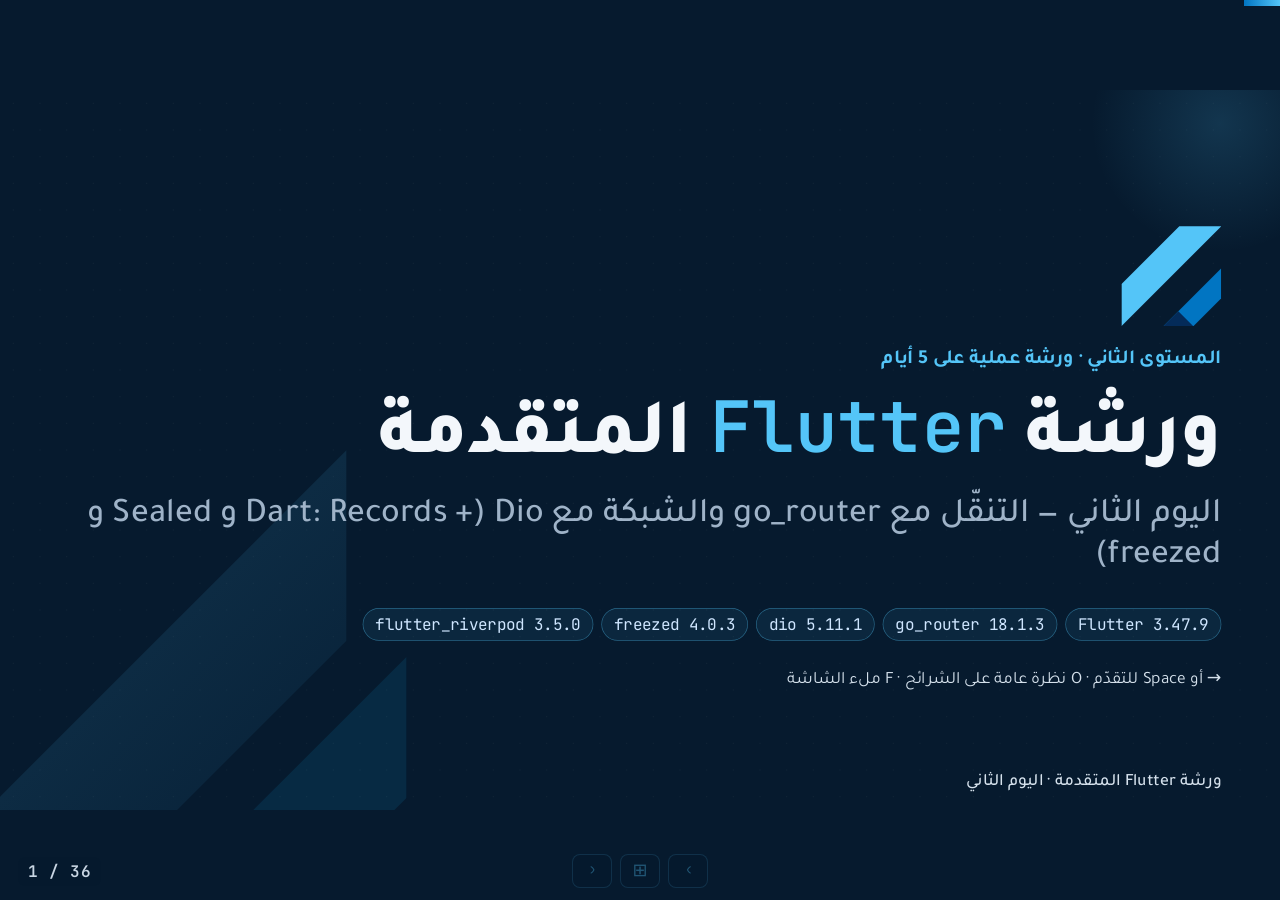
<file: day2/presentation.html>
<!doctype html>
<html lang="ar" dir="rtl">
<head>
<meta charset="utf-8">
<meta name="viewport" content="width=device-width, initial-scale=1">
<title>ورشة Flutter المتقدمة — اليوم الثاني</title>
<meta name="description" content="عرض اليوم الثاني: go_router + Dio + درسا Dart (Records و Sealed، freezed) — يطابق أمثلة day2_examples/lib/lessons">
<link href="../assets/fonts/fonts.css" rel="stylesheet"><!-- خطوط محلية: يعمل العرض بدون إنترنت -->
<style>
/* ============================================================
   Identity: Dart/Flutter navy + sky, amber for "run" cues
   ============================================================ */
:root{
  --bg:#061A2E; --bg2:#0B2A47; --card:#0E3156; --code:#04111F;
  --ink:#F3F7FB; --muted:#9FB3C8; --sky:#54C5F8; --blue:#13B9FD; --deep:#0175C2;
  --amber:#FFC108; --teal:#2EE6A6; --rose:#FF6B81;
  --sans:'Tajawal',system-ui,sans-serif; --mono:'JetBrains Mono','Fira Code',monospace;
  --ease:cubic-bezier(.2,.7,.2,1);
}
*{box-sizing:border-box}
html,body{margin:0;height:100%;background:var(--bg);color:var(--ink);font-family:var(--sans);overflow:hidden;-webkit-font-smoothing:antialiased}
button{font-family:inherit}
code{font-family:var(--mono)}

/* ---------- stage (16:9, scaled to fit) ---------- */
#stage{position:absolute;top:0;left:0;width:1920px;height:1080px;transform-origin:0 0;overflow:hidden;background:var(--bg);
  --enter:-80px;--leave:80px}
#stage.back{--enter:80px;--leave:-80px}
#stage::before{content:'';position:absolute;inset:0;background-image:radial-gradient(rgba(255,255,255,.05) 1.2px,transparent 1.2px);background-size:40px 40px;pointer-events:none}
.bgshape{position:absolute;pointer-events:none}
.bg1{left:-160px;bottom:-140px;width:680px;height:680px;background:linear-gradient(135deg,rgba(84,197,248,.18),rgba(1,117,194,.04));clip-path:polygon(0 100%,100% 0,100% 42%,42% 100%)}
.bg2{left:150px;bottom:-230px;width:460px;height:460px;background:rgba(19,185,253,.10);clip-path:polygon(0 100%,100% 0,100% 46%,46% 100%)}
.bg3{right:-120px;top:-160px;width:420px;height:420px;background:radial-gradient(circle at 50% 50%,rgba(84,197,248,.16),transparent 65%)}

/* ---------- slides & transitions (RTL: next enters from the left) ---------- */
.slide{position:absolute;inset:0;padding:90px 88px 64px;display:flex;flex-direction:column;
  opacity:0;visibility:hidden;transform:translateX(var(--enter));pointer-events:none;
  transition:opacity .55s var(--ease),transform .55s var(--ease),visibility 0s linear .55s}
.slide.active{opacity:1;visibility:visible;transform:none;pointer-events:auto;transition-delay:0s}
.slide.leaving{transform:translateX(var(--leave))}
.slide::before{content:attr(data-kicker);position:absolute;top:34px;right:88px;font-size:24px;font-weight:700;color:var(--sky);letter-spacing:.2px}
.slide::after{content:'ورشة Flutter المتقدمة · اليوم الثاني';position:absolute;bottom:26px;right:88px;font-size:22px;font-weight:500;color:#C9D6E3}

/* ---------- staggered entrance ---------- */
@keyframes rise{from{opacity:0;transform:translateY(26px)}to{opacity:1;transform:none}}
.slide.active .a{animation:rise .7s var(--ease) both;animation-delay:calc(var(--i,0)*90ms + 120ms)}
.slide.active .ln{animation:rise .45s var(--ease) both;animation-delay:calc(var(--pi,0)*90ms + var(--i,0)*38ms + 260ms)}

/* ---------- typography ---------- */
h1,h2,h3{margin:0;font-weight:800;line-height:1.2}
h2{font-size:60px;margin-bottom:24px}
h2 .en{font-family:var(--mono);font-weight:600;font-size:.78em;color:var(--sky);direction:ltr;unicode-bidi:isolate}
.body{flex:1;min-height:0;display:flex;flex-direction:column}
.cols{display:flex;gap:44px;flex:1;min-height:0;align-items:flex-start}
.col{min-width:0}
.col.text{flex:1}
.col.code{flex:1.5}
.cols.wide .col.code{flex:2}
.cols.even .col.code{flex:1}
.cols.diagram .col.text{flex:1.15}
.cols.diagram .col.dia{flex:1;align-self:stretch}
.cols.diagram.wd .col.text{flex:1}
.cols.diagram.wd .col.dia{flex:1.25}
.lead{font-size:34px;line-height:1.5;margin:0 0 22px;color:var(--ink)}
.lead b{color:var(--sky)}
ul.bul{list-style:none;margin:0;padding:0}
ul.bul li{position:relative;font-size:32px;line-height:1.45;padding-right:40px;margin-bottom:16px}
ul.bul li::before{content:'';position:absolute;right:6px;top:.62em;width:16px;height:16px;border-radius:5px;background:var(--sky);transform:rotate(45deg) scale(.9)}
ul.bul li b{color:var(--sky);font-weight:700}
ul.bul.tight li{font-size:30px;margin-bottom:12px}
.ic{font-family:var(--mono);font-size:.86em;background:rgba(84,197,248,.12);border:1px solid rgba(84,197,248,.25);border-radius:8px;padding:1px 10px;margin:0 4px;direction:ltr;unicode-bidi:isolate;color:#CFE6FF;white-space:nowrap}
.muted{color:var(--muted)}
.note{font-size:28px;line-height:1.5;color:var(--muted);margin-top:12px}

/* callouts */
.warn,.tip,.key{border-radius:18px;padding:16px 22px;font-size:29px;line-height:1.45;margin-top:14px;border:1px solid}
.warn{background:rgba(255,107,129,.10);border-color:rgba(255,107,129,.45)}
.tip{background:rgba(46,230,166,.09);border-color:rgba(46,230,166,.4)}
.key{background:rgba(255,193,8,.09);border-color:rgba(255,193,8,.45)}
.warn b,.tip b,.key b{font-weight:800}
.warn b{color:var(--rose)} .tip b{color:var(--teal)} .key b{color:var(--amber)}

/* ---------- code blocks ---------- */
pre.code{position:relative;margin:0;direction:ltr;text-align:left;background:var(--code);border:1px solid rgba(84,197,248,.24);
  border-radius:20px;padding:46px 22px 20px;font:500 27px/1.36 var(--mono);color:#E6EEF7;overflow:hidden;width:100%;
  box-shadow:0 20px 60px rgba(0,0,0,.35)}
pre.code.sm{font-size:25px;padding-top:42px}
pre.code::before{content:attr(data-file);position:absolute;top:0;right:0;font:500 19px/1 var(--mono);color:var(--muted);padding:10px 16px;background:rgba(255,255,255,.05);border-radius:0 19px 0 12px}
pre.code::after{content:'';position:absolute;top:14px;left:18px;width:12px;height:12px;border-radius:50%;background:var(--rose);box-shadow:20px 0 0 var(--amber),40px 0 0 var(--teal)}
pre.code code{display:block;white-space:pre}
.ln{display:block;white-space:pre;min-height:1.36em}
.kw{color:#FF8FB8}.ty{color:#8BE9FD}.st{color:#C3E88D}.nu{color:#FFD166}.cm{color:#AFC1D4;font-style:italic}.an{color:#FFC108}.fn{color:#D8EAFF}.ip{color:#FFD166}
.cm[dir=rtl],.st[dir=rtl]{unicode-bidi:isolate}
.ip{direction:ltr;unicode-bidi:isolate}
.stack{display:flex;flex-direction:column;gap:18px;width:100%}

/* run cue */
.run{margin-top:auto;display:flex;align-items:center;gap:26px;align-self:flex-start;background:rgba(255,193,8,.10);border:1.5px solid rgba(255,193,8,.55);border-radius:16px;padding:12px 22px;font-size:29px}
.run .lbl{font-weight:800;color:var(--amber);white-space:nowrap}
.run .lbl::before{content:'▶';display:inline-block;margin-left:10px;font-size:.8em}
.run code{direction:ltr;unicode-bidi:isolate;font-size:.92em;background:rgba(0,0,0,.35);padding:6px 14px;border-radius:10px;color:#FFE08A}
.run .menu{color:#C9D6E3;font-size:1em;border-right:2px solid rgba(255,193,8,.4);padding-right:24px}
.run .menu .ic{font-size:.9em}
.body + .run{margin-top:22px}

/* tables */
table.tbl{width:100%;border-collapse:collapse;font-size:29px;line-height:1.4}
table.tbl th{background:rgba(84,197,248,.14);color:var(--sky);font-weight:800;text-align:right;padding:14px 20px;border-bottom:2px solid rgba(84,197,248,.4)}
table.tbl td{padding:14px 20px;border-bottom:1px solid rgba(255,255,255,.09);vertical-align:top}
table.tbl tr:last-child td{border-bottom:0}
table.tbl td.mono{font-family:var(--mono);direction:ltr;text-align:left;color:#CFE6FF;font-size:26px}
table.tbl th.l{text-align:left;direction:ltr}
table.tbl td b{color:var(--sky)}
table.tbl .ok{color:var(--teal);font-weight:800} table.tbl .no{color:var(--rose);font-weight:800}

/* chips / cards */
.chips{display:flex;flex-wrap:wrap;gap:12px}
.chips span{font-family:var(--mono);direction:ltr;unicode-bidi:isolate;font-size:24px;padding:8px 18px;border-radius:999px;border:1px solid rgba(84,197,248,.4);background:rgba(84,197,248,.08);color:#CFE6FF}
.cards{display:grid;gap:22px}
.cards.two{grid-template-columns:1fr 1fr}
.cards.three{grid-template-columns:1fr 1fr 1fr}
.card{background:rgba(255,255,255,.04);border:1px solid rgba(84,197,248,.22);border-radius:20px;padding:22px 26px}
.card h3{font-size:32px;color:var(--sky);margin-bottom:12px}
.card h3 .ic{font-size:.8em}
.card p,.card li{font-size:28px;line-height:1.45;margin:0}
.card ol,.card ul{margin:0;padding-right:28px}
.card li{margin-bottom:8px}

/* agenda */
.agenda{display:grid;grid-template-columns:1fr 1fr;gap:30px;flex:1}
.agenda .part{background:rgba(255,255,255,.035);border:1px solid rgba(84,197,248,.25);border-radius:24px;padding:26px 30px}
.agenda h3{font-size:38px;color:var(--sky);margin-bottom:16px;display:flex;align-items:center;gap:14px}
.agenda h3 .tag{font-family:var(--mono);font-size:24px;background:var(--deep);color:#fff;border-radius:10px;padding:4px 12px;direction:ltr}
.agenda ol{margin:0;padding-right:34px;font-size:30px;line-height:1.55}
.agenda li span{color:var(--muted);font-size:.85em}

/* title + divider */
.slide.title,.slide.divider{justify-content:center;align-items:flex-start}
.slide.title::before,.slide.divider::before{content:none}
.slide.title .kick,.slide.divider .kick{font-size:30px;color:var(--sky);font-weight:700;margin-bottom:18px}
.slide.title h1{font-size:118px;letter-spacing:-.5px;margin-bottom:10px}
.slide.title h1 .en{font-family:var(--mono);font-weight:600;color:var(--sky);direction:ltr;unicode-bidi:isolate;font-size:.9em}
.slide.title h2{font-size:52px;font-weight:500;color:var(--muted);margin-bottom:44px}
.slide.title .hint{margin-top:40px;color:var(--muted);font-size:26px}
.slide.divider h1{font-size:120px}
.slide.divider .big{font-size:64px;color:var(--sky);font-weight:800;margin-bottom:14px}
.slide.divider .sub{font-size:34px;color:var(--muted);margin-top:16px;max-width:1300px;line-height:1.5}
.mark{position:relative;width:150px;height:150px;margin-bottom:34px}
.mark i{position:absolute;display:block}
.mark .m1{left:0;top:0;width:150px;height:150px;background:var(--sky);clip-path:polygon(0 58%,58% 0,100% 0,0 100%)}
.mark .m2{left:0;top:0;width:150px;height:150px;background:var(--deep);clip-path:polygon(42% 100%,100% 42%,100% 72%,72% 100%)}
.mark .m3{left:0;top:0;width:150px;height:150px;background:#042B59;clip-path:polygon(42% 100%,57% 85%,72% 100%)}

/* recap, exercises */
.recap{display:grid;grid-template-columns:1fr 1fr;gap:34px;flex:1}
.recap .part h3{font-size:34px;color:var(--sky);margin-bottom:14px}
.recap ul{list-style:none;margin:0;padding:0}
.recap li{font-size:28px;line-height:1.45;padding:9px 0;border-bottom:1px solid rgba(255,255,255,.08)}
.recap li b{color:var(--ink);font-weight:800}
.recap li .ic{font-size:.82em}
.ex{counter-reset:ex;list-style:none;margin:0;padding:0;display:grid;grid-template-columns:1fr 1fr;gap:18px 26px}
.ex li{counter-increment:ex;position:relative;background:rgba(255,255,255,.04);border:1px solid rgba(84,197,248,.22);border-radius:18px;padding:18px 84px 18px 22px;font-size:28px;line-height:1.45}
.ex li::before{content:counter(ex);position:absolute;right:20px;top:16px;width:46px;height:46px;border-radius:12px;background:var(--amber);color:#042B59;font-weight:800;font-size:28px;display:flex;align-items:center;justify-content:center}
.ex li.wide{grid-column:1/-1}

/* day 2 preview */
.next{display:grid;grid-template-columns:1fr 1fr;gap:30px;margin-top:10px}
.next .card h3{font-size:40px}
.next .card li{font-size:29px}

/* timing bars (slide 5) */
.bars{display:flex;flex-direction:column;gap:14px;margin-top:18px}
.bars .bar span{display:block;font-size:27px;margin-bottom:6px;color:var(--muted)}
.bars .bar i{display:block;width:var(--w);font-style:normal;font-family:var(--mono);font-size:24px;padding:8px 16px;border-radius:10px;background:linear-gradient(90deg,var(--deep),var(--sky));color:#042B59;font-weight:600;direction:ltr;text-align:left;transform-origin:right}
.slide.active .bars .bar i{animation:grow .9s var(--ease) both;animation-delay:calc(var(--i,0)*90ms + 500ms)}
@keyframes grow{from{transform:scaleX(0)}to{transform:none}}

/* layer stack (DI) */
.layers{display:flex;flex-direction:column;gap:10px}
.layers .ly{background:var(--card);border:1.5px solid rgba(84,197,248,.4);border-radius:14px;padding:12px 18px;font-size:27px;display:flex;justify-content:space-between;align-items:center;gap:12px}
.layers .ly code{color:#CFE6FF;font-size:24px;direction:ltr}
.layers .arrow{text-align:center;color:var(--sky);font-size:26px;line-height:1}

/* class-modifier mini table */
.mods{display:grid;grid-template-columns:auto 1fr;gap:10px 18px;align-items:center;font-size:28px}
.mods code{font-size:26px;color:var(--amber);direction:ltr}

/* ============================================================
   Diagrams (base CSS = final state; .play adds motion)
   ============================================================ */
.diagram{position:relative;width:100%;height:100%}
@keyframes fadein{from{opacity:0}to{opacity:1}}
@keyframes pop{from{opacity:0;transform:scale(.6)}to{opacity:1;transform:none}}
@keyframes dim{from{opacity:1}to{opacity:.3}}

/* 1) event loop */
.el{display:flex;flex-direction:column;gap:6px}
.el .lane{display:flex;align-items:center;gap:22px;background:rgba(255,255,255,.04);border:1px solid rgba(84,197,248,.25);border-radius:16px;padding:10px 20px;min-height:86px}
.el .lane.ev{border-color:rgba(255,193,8,.4)}
.el .lt{width:330px;flex:none;font-size:25px;color:var(--sky);font-weight:700;line-height:1.2}
.el .lt small{display:block;font:500 19px/1.3 var(--sans);color:#C9D6E3;margin-top:4px}
.el .lane.ev .lt{color:var(--amber)}
.el .chips{gap:10px}
.el .chip{font:700 27px/1 var(--mono);background:var(--deep);color:#fff;padding:13px 18px;border-radius:12px;border:0}
.el .lane.ev .chip{background:#8a6400}
.el .larrow{display:flex;align-items:center;gap:14px;padding:0 44px;color:var(--amber);font-size:20px;line-height:1.2}
.el .larrow i{font-style:normal;font-size:34px;line-height:1}
.el .larrow b{font-weight:800}
.el .console{flex:1;display:flex;flex-direction:column;justify-content:center;margin-top:8px;background:var(--code);border-radius:16px;padding:10px 22px;font:500 26px/1.45 var(--mono);direction:ltr;text-align:left;border:1px solid rgba(84,197,248,.2)}
.el .console .ct{color:#C9D6E3;font-family:var(--sans);direction:rtl;text-align:right;font-size:22px;margin-bottom:4px}
.el .o{color:#C3E88D;unicode-bidi:isolate} .el .o.ev{color:#FFD166}
.play.el .chip{animation:pop .4s both var(--d),dim .5s forwards var(--dc)}
.play.el .o{animation:fadein .35s both var(--d)}

/* 4) riverpod graph (fixed 900x640 coordinate space) */
.rp{width:940px;height:760px}
.rp .scope{position:absolute;left:0;right:0;top:0;height:470px;border:2px dashed rgba(84,197,248,.65);border-radius:26px}
.rp .scope-title{position:absolute;top:-22px;right:34px;background:var(--bg);padding:0 14px;color:var(--sky);font:800 27px var(--sans)}
.rp .scope-title code{color:var(--sky)}
.rp .node,.rp .wnode{position:absolute;background:var(--card);border:2px solid var(--sky);border-radius:16px;display:flex;flex-direction:column;align-items:center;justify-content:center;gap:6px;padding:8px 12px}
.rp .node{width:300px;height:130px}
.rp .node b,.rp .wnode b{font:700 27px var(--mono);direction:ltr;unicode-bidi:isolate;color:var(--ink)}
.rp .node small,.rp .wnode small{font:500 23px/1.3 var(--sans);color:#D5E1EC;text-align:center}
.rp .wnode small{font-family:var(--mono);direction:ltr;unicode-bidi:isolate;font-size:20px}
.rp .p1{top:90px;right:50px}
.rp .p2{top:90px;left:50px}
.rp .p3{top:300px;left:300px;width:340px;border-color:var(--teal)}
.rp .wnode{top:550px;width:430px;height:150px;border-color:rgba(255,255,255,.45)}
.rp .w1{right:30px}
.rp .w2{left:30px}
.rp .flag{position:absolute;top:-18px;left:16px;background:var(--amber);color:#042B59;font:800 20px var(--sans);padding:3px 12px;border-radius:999px;opacity:0}
.rp svg{position:absolute;inset:0;width:100%;height:100%;pointer-events:none;overflow:visible}
.rp svg line,.rp svg path{stroke:rgba(255,255,255,.45);stroke-width:3;fill:none;marker-start:url(#dot);marker-end:url(#arr)}
.rp svg text{fill:#C9D6E3;font:600 20px var(--mono);direction:ltr;text-anchor:start}
.rp .pulse{position:absolute;left:0;top:0;width:22px;height:22px;border-radius:50%;background:var(--amber);box-shadow:0 0 18px var(--amber);opacity:0;offset-rotate:0deg}
.rp .pu1{offset-path:path('M245 550 L160 220')}
.rp .pu2{offset-path:path('M300 220 L380 300')}
.rp .pu3{offset-path:path('M470 430 L695 550')}
.play.rp .pulse{animation:travel .8s linear both;animation-delay:var(--d)}
.play.rp .flash{animation:flash 1s both var(--d)}
.play.rp .flag{animation:flagin 1.4s both var(--d)}
@keyframes travel{0%{offset-distance:0%;opacity:1}90%{opacity:1}100%{offset-distance:100%;opacity:0}}
@keyframes flash{0%{box-shadow:none}30%{box-shadow:0 0 0 5px var(--amber),0 0 40px var(--amber)}100%{box-shadow:none}}
@keyframes flagin{0%{opacity:0;transform:translateY(8px)}20%{opacity:1;transform:none}80%{opacity:1}100%{opacity:0}}

/* 5) autoDispose */
.ad{display:flex;gap:26px}
.ad .screens{display:flex;flex-direction:column;align-items:center;gap:8px;width:330px}
.ad .scr{width:300px;border:3px solid rgba(255,255,255,.28);border-radius:20px;overflow:hidden;background:#0d2440}
.ad .bar{background:var(--deep);padding:7px 12px;font:700 20px var(--mono);direction:ltr;text-align:left;white-space:nowrap}
.ad .scr ul{list-style:none;margin:0;padding:8px 14px;font-size:24px}
.ad .scr li{padding:6px 0;border-bottom:1px solid rgba(255,255,255,.08)}
.ad .scr li.hi{color:var(--sky);font-weight:700}
.ad .scr .bd{padding:14px;font-size:24px;line-height:1.5;text-align:center}
.ad .nav{display:flex;gap:26px;font-size:24px;color:#C9D6E3;font-weight:700}
.ad .nav span{padding:4px 12px;border-radius:999px;border:1px solid rgba(255,255,255,.2)}
.ad .store{flex:1;border:2px dashed rgba(84,197,248,.65);border-radius:24px;padding:36px 22px 22px;position:relative;display:flex;flex-direction:column;gap:18px;justify-content:center}
.ad .stt{position:absolute;top:-20px;right:28px;background:var(--bg);padding:0 12px;color:var(--sky);font-weight:800;font-size:25px}
.ad .pv{background:var(--card);border:2px solid var(--sky);border-radius:16px;padding:14px 18px;display:flex;flex-wrap:wrap;gap:10px;align-items:center}
.ad .pv b{font:700 25px var(--mono);direction:ltr;unicode-bidi:isolate;flex-basis:100%;color:var(--ink)}
.ad .s{font-size:24px;padding:5px 14px;border-radius:999px;background:rgba(255,255,255,.08)}
.ad .s.drop{background:rgba(255,107,129,.15)} .ad .s.keep{background:rgba(255,193,8,.15)} .ad .s.create{background:rgba(46,230,166,.15)}
.ad .log{font:500 27px/1.5 var(--mono);direction:ltr;text-align:left;color:#C9D6E3;background:var(--code);border-radius:12px;padding:12px 16px}
.play.ad .s1{animation:scrA 9s both}
.play.ad .s2{animation:scrB 9s both}
.play.ad .push{animation:navP 9s both} .play.ad .pop{animation:navQ 9s both}
.play.ad .pv1{animation:life1 9s both} .play.ad .pv2{animation:life2 9s both}
.play.ad .s{opacity:0}
.play.ad .s.c1{animation:chipA 9s both} .play.ad .s.k1{animation:chipK 9s both}
.play.ad .s.d2{animation:chipD2 9s both} .play.ad .s.d1{animation:chipD1 9s both}
@keyframes scrA{0%,12%{border-color:var(--sky);box-shadow:0 0 30px rgba(84,197,248,.5)}16%,40%{border-color:rgba(255,255,255,.28);box-shadow:none}44%,100%{border-color:var(--sky);box-shadow:0 0 30px rgba(84,197,248,.5)}}
@keyframes scrB{0%,12%{border-color:rgba(255,255,255,.28);box-shadow:none}16%,40%{border-color:var(--sky);box-shadow:0 0 30px rgba(84,197,248,.5)}44%,100%{border-color:rgba(255,255,255,.28);box-shadow:none}}
@keyframes navP{0%,10%{color:var(--muted)}13%,17%{color:var(--amber);border-color:var(--amber)}22%,100%{color:var(--muted)}}
@keyframes navQ{0%,38%{color:var(--muted)}41%,45%{color:var(--amber);border-color:var(--amber)}50%,100%{color:var(--muted)}}
@keyframes life1{0%,15%{opacity:0;transform:translateY(14px)}19%,80%{opacity:1;transform:none}86%,100%{opacity:.18}}
@keyframes life2{0%,15%{opacity:0;transform:translateY(14px)}19%,46%{opacity:1;transform:none}52%,100%{opacity:.18}}
@keyframes chipA{0%,17%{opacity:0}21%,100%{opacity:1}}
@keyframes chipK{0%,47%{opacity:0}51%,100%{opacity:1}}
@keyframes chipD2{0%,47%{opacity:0}51%,100%{opacity:1}}
@keyframes chipD1{0%,81%{opacity:0}85%,100%{opacity:1}}


/* ---------- v2: lesson header + Dart/Riverpod tags ---------- */
.lh{display:flex;align-items:center;gap:16px;margin-bottom:8px}
.lh .num{width:50px;height:50px;border-radius:14px;background:var(--sky);color:#042B59;font:800 30px var(--mono);display:flex;align-items:center;justify-content:center;flex:none}
.lh .lt{font-size:30px;font-weight:700;color:var(--sky)}
.tag{font:700 21px var(--mono);padding:3px 14px;border-radius:999px;border:1.5px solid;direction:ltr;unicode-bidi:isolate;vertical-align:middle}
.tag.dart{color:var(--amber);border-color:var(--amber)}
.tag.riv{color:var(--teal);border-color:var(--teal)}
/* agenda lesson cards */
.lgrid{display:grid;grid-template-columns:1fr 1fr;gap:14px 26px}
.lcard{display:flex;align-items:center;gap:16px;background:rgba(255,255,255,.04);border:1px solid rgba(84,197,248,.22);border-radius:16px;padding:12px 18px;min-width:0}
.lcard .num{width:48px;height:48px;border-radius:12px;background:var(--deep);color:#fff;font:800 28px var(--mono);display:flex;align-items:center;justify-content:center;flex:none}
.lcard.dart .num{background:var(--amber);color:#042B59}
.lcard .t{font-size:30px;font-weight:700;flex:1;min-width:0}
.lcard .t .tag{font-size:19px;margin-right:10px}
.lcard .f{font:500 20px var(--mono);color:#C9D6E3;direction:ltr;unicode-bidi:isolate;white-space:nowrap}
/* tips slides (amber identity, visible in the O overview) */
.slide.tips::before{color:var(--amber)}
.slide.tips h2{color:var(--amber)}
.tipbar{position:absolute;top:0;right:0;bottom:0;width:14px;background:linear-gradient(180deg,var(--amber),rgba(255,193,8,.15))}
.tiplist{display:flex;flex-direction:column;gap:14px}
.tipcard{display:flex;gap:20px;align-items:flex-start;background:rgba(255,193,8,.07);border:1px solid rgba(255,193,8,.35);border-radius:18px;padding:14px 20px}
.tipcard .n{flex:none;width:46px;height:46px;border-radius:50%;background:var(--amber);color:#042B59;font:800 26px var(--mono);display:flex;align-items:center;justify-content:center;margin-top:2px}
.tipcard .tx{flex:1;min-width:0;font-size:29px;line-height:1.45}
.tipcard .tx .ic{font-size:.84em}
.tipcard pre.code{margin-top:10px}
pre.code.tip{padding:12px 20px 10px;font-size:24px;box-shadow:none;border-color:rgba(255,193,8,.3)}
pre.code.tip::before,pre.code.tip::after{display:none}
/* FutureBuilder: rebuild -> new request counter */
.fb{display:flex;flex-direction:column;gap:16px;justify-content:center}
.fb .fbbtn{align-self:center;max-width:100%;background:var(--deep);color:#fff;border-radius:14px;padding:10px 24px;font:700 25px var(--sans);display:flex;gap:14px;align-items:center;text-align:center;line-height:1.35}
.fb .fbbtn code{color:#FFE08A;direction:ltr;unicode-bidi:isolate}
.fb .fbpanels{display:flex;gap:16px}
.fb .fbp{flex:1;min-width:0;border-radius:18px;padding:14px 18px;border:2px solid;display:flex;flex-direction:column;gap:10px}
.fb .fbp.bad{border-color:var(--rose);background:rgba(255,107,129,.08)}
.fb .fbp.good{border-color:var(--teal);background:rgba(46,230,166,.08)}
.fb h4{margin:0;font-size:25px;line-height:1.3}
.fb .reqs{display:flex;gap:8px;font-size:38px;min-height:52px;line-height:1.3}
.fb .reqs i{font-style:normal}
.fb .cnt{position:relative;min-height:44px;font-size:26px;font-weight:700}
.fb .cnt b{position:absolute;right:0;top:0;white-space:nowrap;max-width:100%;overflow:hidden;text-overflow:ellipsis}
.fb .good .cnt b{position:static;display:block}
.fb .cnt b.c1,.fb .cnt b.c2,.fb .cnt b.c3{opacity:0}
.play.fb .reqs i{animation:pop .4s both var(--d)}
.play.fb .fbbtn{animation:btnpulse 1s 4 .3s}
.play.fb .cnt .c1{animation:kc1 6s both}.play.fb .cnt .c2{animation:kc2 6s both}.play.fb .cnt .c3{animation:kc3 6s both}.play.fb .cnt .c4{animation:kc4 6s both}
@keyframes btnpulse{0%,100%{box-shadow:none;transform:none}30%{box-shadow:0 0 0 6px rgba(255,193,8,.5);transform:scale(1.04)}}
@keyframes kc1{0%,9%{opacity:0}10%,25%{opacity:1}26%,100%{opacity:0}}
@keyframes kc2{0%,25%{opacity:0}26%,42%{opacity:1}43%,100%{opacity:0}}
@keyframes kc3{0%,42%{opacity:0}43%,59%{opacity:1}60%,100%{opacity:0}}
@keyframes kc4{0%,59%{opacity:0}60%,100%{opacity:1}}
.fb .bridge{background:rgba(84,197,248,.1);border:1px solid rgba(84,197,248,.4);border-radius:14px;padding:12px 18px;font-size:27px;line-height:1.45}
/* ---------- v3 readability (floor 24px) + layout ---------- */
.slide::before{font-size:26px}
.slide::after{font-size:24px;color:#D5E1EC}
.slide.title .hint{font-size:26px;color:#D5E1EC}
.tag{font-size:23px;padding:4px 16px}
.lcard .t .tag{font-size:23px}
.lgrid{gap:22px 26px}
.lcard{padding:22px 22px}
.lcard .f{font-size:24px}
.lcard .t{font-size:32px}
.el .lt small{font-size:24px;color:#D5E1EC}
.el .larrow{font-size:25px}
.el .console .ct{font-size:24px}
.rp .node small{font-size:25px;color:#E3ECF5}
.rp .wnode small{font-size:24px;color:#E3ECF5}
.rp svg text{font-size:24px;fill:#E3ECF5;font-weight:700}
.rp svg line,.rp svg path{stroke:rgba(255,255,255,.7)}
.fb h4{font-size:27px}
.fb .cnt{font-size:27px}
.fb .fbbtn{font-size:26px}
.fb .bridge{font-size:30px;line-height:1.5;padding:18px 22px}
.fb .fbp{padding:18px 20px;gap:14px}
.fb .reqs{font-size:44px;min-height:60px}
.fb{gap:22px}
.next .card h3{font-size:42px;margin-bottom:16px}
.next .card li{font-size:33px;line-height:1.5;margin-bottom:12px}
.next .card{padding:28px 32px}
.tag{font-size:24px}
.lcard .t .tag{font-size:24px}
.lcard{min-height:118px}
bdi[dir=ltr]{font-family:var(--mono);font-weight:600;font-size:.95em}
.el .larrow bdi[dir=ltr]{color:var(--amber)}
.el .larrow .n{display:inline-flex;flex:none;width:40px;height:40px;border-radius:50%;background:var(--amber);color:#042B59;font:800 24px var(--mono);align-items:center;justify-content:center}
.lcard{min-height:136px}
/* run bar: several chips */
.run code + code{margin-right:0}

/* ---------- presenter chrome ---------- */
#progress{position:fixed;top:0;right:0;height:6px;width:0;background:linear-gradient(90deg,var(--deep),var(--sky));z-index:50;transition:width .4s var(--ease)}
#counter{position:fixed;bottom:14px;left:18px;z-index:50;font:600 16px var(--mono);color:#C9D6E3;direction:ltr;background:rgba(6,26,46,.7);padding:4px 10px;border-radius:8px;letter-spacing:.5px;transition:opacity .4s}
#nav{position:fixed;bottom:12px;left:50%;transform:translateX(-50%);z-index:50;display:flex;gap:8px;opacity:.35;transition:opacity .3s}
#nav:hover{opacity:1}
body.idle #nav,body.idle #counter{opacity:0;pointer-events:none}
#nav button{background:rgba(6,26,46,.8);border:1px solid rgba(84,197,248,.4);color:var(--sky);width:40px;height:34px;border-radius:8px;font-size:18px;cursor:pointer}
#overview{position:fixed;inset:0;z-index:100;background:rgba(3,14,26,.96);overflow:auto;padding:28px;display:none}
#overview.open{display:block}
#overview .grid{display:grid;gap:18px;grid-template-columns:repeat(5,1fr)}
#overview .thumb{position:relative;aspect-ratio:16/9;border:2px solid rgba(255,255,255,.15);border-radius:10px;overflow:hidden;cursor:pointer;background:var(--bg);transition:border-color .2s,transform .2s}
#overview .thumb:hover{border-color:var(--sky);transform:scale(1.03)}
#overview .thumb.cur{border-color:var(--amber)}
#overview .thumb .num{position:absolute;bottom:6px;left:8px;z-index:2;font:700 13px var(--mono);color:#fff;background:rgba(0,0,0,.6);padding:2px 7px;border-radius:6px;direction:ltr}
#overview .thumb .slide{position:absolute;left:0;top:0;width:1920px;height:1080px;transform-origin:0 0;opacity:1;visibility:visible;transition:none;pointer-events:none}
#overview .slide .a,#overview .slide .ln,#overview .diagram *{animation:none!important;opacity:1}
#overview .slide .flag,#overview .slide .pulse{opacity:0!important}
#overview .thumb .diagram .s{opacity:1}

/* ---------- static / reduced motion ---------- */
html.static *,html.static *::before,html.static *::after{animation:none!important;transition:none!important}
@media (prefers-reduced-motion:reduce){*,*::before,*::after{animation:none!important;transition:none!important}}
#audit{display:none}
/* ============================================================
   Day 2 additions: tags + 3 diagrams (base CSS = final state; .play adds motion)
   ============================================================ */
.tag.gr{color:var(--sky);border-color:var(--sky)}
.tag.dio{color:var(--teal);border-color:var(--teal)}
.lgrid.nine{gap:16px 26px}
.lgrid.nine .lcard{min-height:98px;padding:14px 20px}
.lgrid.nine .lcard .t{font-size:30px}
.cols.even .col.text{flex:1}

/* A) one Navigator stack vs StatefulShellRoute branches */
.ns{display:flex;flex-direction:column;gap:16px}
.ns .stepbar{position:relative;height:54px}
.ns .step{position:absolute;inset:0;display:flex;align-items:center;justify-content:center;gap:12px;font-size:27px;font-weight:800;color:var(--amber);background:rgba(255,193,8,.08);border:1px solid rgba(255,193,8,.4);border-radius:14px;opacity:0}
.ns .step.s3{opacity:1}
.ns .panels{display:flex;gap:18px}
.ns .nsp{flex:1;min-width:0;display:flex;flex-direction:column;gap:12px;border:1px solid rgba(84,197,248,.28);border-radius:20px;padding:14px 16px;background:rgba(255,255,255,.03)}
.ns .nst{font-size:27px;font-weight:800;color:var(--sky);line-height:1.25}
.ns .nst small{display:block;font:500 24px/1.3 var(--sans);color:#D5E1EC}
.ns .stk{position:relative;height:300px}
.ns .pg{position:absolute;left:0;right:0;height:78px;border-radius:14px;background:var(--card);border:2px solid var(--sky);font-size:26px;font-weight:700;display:flex;align-items:center;justify-content:center;padding:0 10px;white-space:nowrap}
.ns .pg.base{bottom:0;border-color:rgba(255,255,255,.4)}
.ns .pg.l1{bottom:96px}
.ns .pg.l2{bottom:192px}
.ns .pg.lost{border-color:var(--rose);border-style:dashed;color:#FFC2CC}
.ns .pg.srch{opacity:0;border-color:var(--amber)}
.ns .brs{display:flex;gap:8px;height:300px}
.ns .br{flex:1;min-width:0;position:relative;border:2px dashed rgba(255,255,255,.22);border-radius:14px;color:#9FB3C8}
.ns .br.on{color:var(--ink);border-color:var(--sky);box-shadow:0 0 26px rgba(84,197,248,.35)}
.ns .br .pg{left:6px;right:6px;font-size:24px;padding:0 4px;border-style:dashed;border-color:rgba(159,179,200,.6)}
.ns .br.on .pg{border-style:solid;border-color:var(--sky)}
.ns .br .pg.l1{bottom:6px}
.ns .br .pg.l2{bottom:102px}
.ns .tabs{display:flex;gap:8px}
.ns .tabs span{flex:1;text-align:center;font-size:24px;font-weight:700;padding:6px 0;border-radius:999px;border:1px solid rgba(255,255,255,.22);color:#C9D6E3}
.ns .tabs span.on{background:var(--deep);border-color:var(--sky);color:#fff}
.ns .verdict{font-size:25px;font-weight:700;line-height:1.35;border-radius:14px;padding:8px 12px;text-align:center}
.ns .verdict.bad{background:rgba(255,107,129,.12);border:1px solid rgba(255,107,129,.45)}
.ns .verdict.good{background:rgba(46,230,166,.10);border:1px solid rgba(46,230,166,.45)}
.play.ns .step.s1{animation:nsS1 9s both}
.play.ns .step.s2{animation:nsS2 9s both}
.play.ns .step.s3{animation:nsS3 9s both}
.play.ns .p1 .pg.lost{animation:nsPost1 9s both}
.play.ns .p1 .pg.feed{animation:nsFeed1 9s both}
.play.ns .p1 .pg.srch{animation:nsSrch1 9s both}
.play.ns .p2 .pg.post{animation:nsPush 9s both}
.play.ns .tabs .t0{animation:nsOn0 9s both}
.play.ns .tabs .t1{animation:nsOn1 9s both}
.play.ns .br.b0{animation:nsBr0 9s both}
.play.ns .br.b1{animation:nsBr1 9s both}
.play.ns .br.b0 .pg.l1{animation:nsPg0 9s both}
.play.ns .br.b1 .pg{animation:nsPg1 9s both}
.play.ns .verdict{animation:nsS3 9s both}
@keyframes nsS1{0%,30%{opacity:1}33%,100%{opacity:0}}
@keyframes nsS2{0%,30%{opacity:0}33%,62%{opacity:1}65%,100%{opacity:0}}
@keyframes nsS3{0%,62%{opacity:0}65%,100%{opacity:1}}
@keyframes nsPost1{0%,6%{opacity:0;transform:translateY(-30px);border-color:var(--sky);border-style:solid;color:var(--ink)}11%,30%{opacity:1;transform:none;border-color:var(--sky);border-style:solid;color:var(--ink)}34%,100%{opacity:1;transform:none;border-color:var(--rose);border-style:dashed;color:#FFC2CC}}
@keyframes nsFeed1{0%,30%{opacity:1}33%,62%{opacity:0}65%,100%{opacity:1}}
@keyframes nsSrch1{0%,30%{opacity:0}33%,62%{opacity:1}65%,100%{opacity:0}}
@keyframes nsPush{0%,6%{opacity:0;transform:translateY(-30px)}11%,100%{opacity:1;transform:none}}
@keyframes nsOn0{0%,30%{border-color:var(--sky);background:var(--deep);color:#fff}33%,62%{border-color:rgba(255,255,255,.22);background:transparent;color:#C9D6E3}65%,100%{border-color:var(--sky);background:var(--deep);color:#fff}}
@keyframes nsOn1{0%,30%{border-color:rgba(255,255,255,.22);background:transparent;color:#C9D6E3}33%,62%{border-color:var(--sky);background:var(--deep);color:#fff}65%,100%{border-color:rgba(255,255,255,.22);background:transparent;color:#C9D6E3}}
@keyframes nsBr0{0%,30%{color:var(--ink);border-color:var(--sky);box-shadow:0 0 26px rgba(84,197,248,.35)}33%,62%{color:#9FB3C8;border-color:rgba(255,255,255,.22);box-shadow:none}65%,100%{color:var(--ink);border-color:var(--sky);box-shadow:0 0 26px rgba(84,197,248,.35)}}
@keyframes nsBr1{0%,30%{color:#9FB3C8;border-color:rgba(255,255,255,.22);box-shadow:none}33%,62%{color:var(--ink);border-color:var(--sky);box-shadow:0 0 26px rgba(84,197,248,.35)}65%,100%{color:#9FB3C8;border-color:rgba(255,255,255,.22);box-shadow:none}}
@keyframes nsPg0{0%,30%{border-style:solid;border-color:var(--sky)}33%,62%{border-style:dashed;border-color:rgba(159,179,200,.6)}65%,100%{border-style:solid;border-color:var(--sky)}}
@keyframes nsPg1{0%,30%{border-style:dashed;border-color:rgba(159,179,200,.6)}33%,62%{border-style:solid;border-color:var(--sky)}65%,100%{border-style:dashed;border-color:rgba(159,179,200,.6)}}

/* B) interceptor chain (fixed 900x700 coordinate space) */
.chain{width:900px;height:700px}
.chain .cn{position:absolute;left:225px;width:450px;height:96px;background:var(--card);border:2px solid var(--sky);border-radius:16px;display:flex;flex-direction:column;align-items:center;justify-content:center;gap:4px;text-align:center;padding:4px 10px}
.chain .cn b{font:700 26px var(--mono);direction:ltr;unicode-bidi:isolate;color:var(--ink)}
.chain .cn small{font:500 24px/1.25 var(--sans);color:#E3ECF5}
.chain .c0{top:0;border-color:rgba(255,255,255,.55)}
.chain .c1{top:140px}
.chain .c2{top:280px}
.chain .c3{top:420px;border-color:var(--amber)}
.chain .c4{top:590px;left:470px;width:420px;border-color:var(--teal)}
.chain .c5{top:590px;left:10px;width:420px;border-color:var(--rose)}
.chain svg{position:absolute;inset:0;width:100%;height:100%;pointer-events:none;overflow:visible}
.chain svg line{stroke:rgba(255,255,255,.7);stroke-width:3;marker-end:url(#arr2)}
.chain svg text{fill:#E3ECF5;font:700 24px var(--mono);direction:ltr;unicode-bidi:isolate}
.chain svg text.ar{font-family:var(--sans)}
.chain .pulse{position:absolute;left:0;top:0;width:22px;height:22px;margin:-11px 0 0 -11px;border-radius:50%;background:var(--amber);box-shadow:0 0 18px var(--amber);opacity:0;offset-rotate:0deg}
.chain .pulse.err{background:var(--rose);box-shadow:0 0 18px var(--rose)}
.chain .pq1,.chain .pq3{offset-path:path('M450 96 L450 420')}
.chain .pq2{offset-path:path('M450 516 L680 590')}
.chain .pq4{offset-path:path('M450 516 L220 590')}
.play.chain .pulse{animation:travel 1.4s linear both;animation-delay:var(--d)}
.play.chain .flash{animation:flash 1s var(--d)}
.play.chain .flash2{animation:flash 1s var(--d),flash 1s var(--d2)}

/* C) 401 -> refresh -> retry sequence */
.sq{direction:ltr;display:flex;flex-direction:column}
.sq .lanes{display:grid;grid-template-columns:1fr 1fr 1fr;text-align:center;margin-bottom:6px}
.sq .lanes span{font:800 26px/1.25 var(--sans);color:var(--sky);padding:6px 4px 10px;border-bottom:2px solid rgba(84,197,248,.4)}
.sq .lanes span small{display:block;font:600 24px var(--mono);color:#D5E1EC}
.sq .rows{position:relative}
.sq .life{position:absolute;top:0;bottom:0;width:0;border-left:2px dashed rgba(255,255,255,.25)}
.sq .row{position:relative;height:66px}
.sq .msg{position:absolute;top:6px;height:56px}
.sq .msg::before{content:'';position:absolute;left:0;right:0;top:44px;height:3px;background:#E3ECF5}
.sq .msg::after{content:'';position:absolute;top:36px;width:0;height:0;border-top:9px solid transparent;border-bottom:9px solid transparent}
.sq .msg.tl::after{left:0;border-right:16px solid #E3ECF5}
.sq .msg.tr::after{right:0;border-left:16px solid #E3ECF5}
.sq .msg span{display:block;text-align:center;font:600 24px/40px var(--mono);white-space:nowrap;color:var(--ink)}
.sq .msg span bdi{font-family:var(--sans);font-weight:700}
.sq .msg.bad::before{background:var(--rose)} .sq .msg.bad.tr::after{border-left-color:var(--rose)} .sq .msg.bad span{color:#FFC2CC}
.sq .msg.ok::before{background:var(--teal)} .sq .msg.ok.tr::after{border-left-color:var(--teal)} .sq .msg.ok span{color:#B5FBE0}
.sq .msg.ref::before{background:var(--amber)} .sq .msg.ref.tl::after{border-right-color:var(--amber)} .sq .msg.ok.tl::after{border-right-color:var(--teal)}
.sq .self{position:absolute;top:10px;left:calc(50% + 16px);font:700 24px/1 var(--mono);color:#042B59;background:var(--amber);border-radius:999px;padding:12px 20px;white-space:nowrap}
.sq .num{position:absolute;top:14px;left:0;width:38px;height:38px;border-radius:50%;background:rgba(255,255,255,.1);color:#E3ECF5;font:800 24px var(--mono);display:flex;align-items:center;justify-content:center}
.play.sq .row{animation:fadein .45s both var(--d)}

/* v4 readability: kicker + footer clearly above the 24px floor */
.slide::before{font-size:28px}
.slide::after{font-size:26px}
.chain .cn small bdi{font-size:1em}
.recap li .ic{font-size:.86em}
.run code{padding:6px 18px}
</style>
</head>
<body>
<div id="progress"></div>
<div id="stage">
<div class="bgshape bg1"></div><div class="bgshape bg2"></div><div class="bgshape bg3"></div>

<!-- ================= 1 TITLE ================= -->
<section class="slide title">
  <div class="mark a"><i class="m1"></i><i class="m2"></i><i class="m3"></i></div>
  <div class="kick a">المستوى الثاني · ورشة عملية على 5 أيام</div>
  <h1 class="a">ورشة <span class="en">Flutter</span> المتقدمة</h1>
  <h2 class="a">اليوم الثاني — التنقّل مع go_router والشبكة مع Dio (+ Dart: Records و Sealed و freezed)</h2>
  <div class="chips a"><span>Flutter 3.47.9</span><span>go_router 18.1.3</span><span>dio 5.11.1</span><span>freezed 4.0.3</span><span>flutter_riverpod 3.5.0</span></div>
  <div class="hint a">→ أو Space للتقدّم · O نظرة عامة على الشرائح · F ملء الشاشة</div>
</section>

<!-- ================= 2 AGENDA ================= -->
<section class="slide" data-kicker="برنامج اليوم">
  <h2 class="a">9 دروس — رقم واحد في العرض والقائمة والملف</h2>
  <div class="body">
    <div class="lgrid nine">
      <div class="lcard dart a"><span class="num">1</span><span class="t">Records و Sealed classes <span class="tag dart">Dart</span></span><span class="f">01_records_sealed.dart</span></div>
      <div class="lcard dart a"><span class="num">2</span><span class="t">freezed و JSON <span class="tag dart">Dart</span></span><span class="f">02_freezed_json.dart</span></div>
      <div class="lcard a"><span class="num">3</span><span class="t">الإعداد والباراميترات <span class="tag gr">go_router</span></span><span class="f">03_go_router_basics.dart</span></div>
      <div class="lcard a"><span class="num">4</span><span class="t">ShellRoute والمسارات المتداخلة <span class="tag gr">go_router</span></span><span class="f">04_shell_route.dart</span></div>
      <div class="lcard a"><span class="num">5</span><span class="t">redirect و Deep links <span class="tag gr">go_router</span></span><span class="f">05_guards_deep_links.dart</span></div>
      <div class="lcard a"><span class="num">6</span><span class="t">الإعداد و Interceptors <span class="tag dio">Dio</span></span><span class="f">06_dio_interceptors.dart</span></div>
      <div class="lcard a"><span class="num">7</span><span class="t">معالجة الأخطاء <span class="tag dio">Dio</span></span><span class="f">07_error_handling.dart</span></div>
      <div class="lcard a"><span class="num">8</span><span class="t">Access و Refresh tokens <span class="tag dio">Dio</span></span><span class="f">08_auth_tokens.dart</span></div>
      <div class="lcard a"><span class="num">9</span><span class="t">Pagination <span class="tag dio">Dio</span></span><span class="f">09_pagination.dart</span></div>
    </div>
    <div class="key a" style="margin-top:20px"><b>التشغيل مرة واحدة:</b> <span class="ic">flutter run</span> من مجلد <span class="ic">day2_examples</span> (بعد <span class="ic">build_runner</span>) ثم اختر الدرس — القائمة نفسها تعمل بـ go_router: كل درس رابط <span class="ic">/l1</span> … <span class="ic">/l9</span>، وكل درس ينتهي بـ <b style="color:var(--amber)">💡 حيل الدرس</b>.</div>
  </div>
</section>

<!-- ================= 3 L1 OPENER: Records ================= -->
<section class="slide" data-kicker="الدرس 1 · Records و Sealed classes · Dart">
  <div class="lh a"><span class="num">1</span><span class="lt">الدرس 1 · Records و Sealed classes</span><span class="tag dart">Dart</span></div>
  <h2 class="a">الـ Record: مجموعة قيم بدون class</h2>
  <div class="body"><div class="cols">
    <div class="col text">
      <ul class="bul tight">
        <li class="a"><b>غير قابل للتعديل</b> (immutable)، والأنواع محفوظة لكل حقل.</li>
        <li class="a"><b>المساواة بالقيمة</b> تلقائياً: <span class="ic">a == b</span> صحيحة إذا تطابقت الحقول — عكس الـ class العادي.</li>
        <li class="a">موضعي <span class="ic">$1 · $2</span> أو مسمّى <span class="ic">(name: …)</span>، و<b>التفكيك</b> مباشرة إلى متغيرات.</li>
        <li class="a">اليوم نستخدمه في <span class="ic">extra</span> (الدرس 3) وزوج التوكنات (الدرس 8).</li>
      </ul>
      <div class="tip a"><b>💡 متى؟</b> Record للبيانات المؤقتة الصغيرة (إرجاع قيمتين، مفتاح مركّب) — و class مع freezed (الدرس 2) للنماذج.</div>
    </div>
    <div class="col code">
<pre class="code a" data-file="lib/lessons/01_records_sealed.dart"><code>// 1) إرجاع أكثر من قيمة من دالة — أشهر استخدام
(double min, double max) minMax(List&lt;double&gt; values) {
// ...
// 3) typedef لإعطاء اسم للـ Record وإعادة استخدامه
typedef Point = ({double x, double y});

final pair = ('Flutter', 2026);
// التفكيك (Destructuring) مباشرة إلى متغيرات
final (min, max) = minMax([4, 9, 1, 7]);
// حقول مسمّاة + تفكيكها: :name تعني name: name
final user = parseUser({'name': 'سارة', 'age': 25});
final (:name, :age, email: _) = user;
// المساواة بالقيمة (عكس الـ class العادي)
const Point a = (x: 1, y: 2);
const Point b = (x: 1, y: 2);
// تبديل قيمتين في سطر واحد
(first, second) = (second, first);</code></pre>
    </div>
  </div></div>
</section>

<!-- ================= 4 L1: sealed ================= -->
<section class="slide" data-kicker="الدرس 1 · Records و Sealed classes · Dart">
  <h2 class="a"><span class="en">sealed class</span>: كل الحالات معروفة — والمترجم يتأكد أنك غطيتها</h2>
  <div class="body"><div class="cols">
    <div class="col text">
      <ul class="bul tight">
        <li class="a">كل الأنواع الفرعية في <b>نفس الملف</b> ← لا أحد يضيف حالة من الخارج.</li>
        <li class="a"><b>switch expression</b> بدون <span class="ic">default</span>: التغطية الكاملة مضمونة.</li>
        <li class="a">أضفت حالة ونسيت معالجتها؟ <b>خطأ وقت الترجمة</b> وليس crash عند المستخدم.</li>
        <li class="a"><span class="ic">Circle(:final radius)</span> = نمط كائن: يفحص النوع ويستخرج الحقل معاً.</li>
      </ul>
      <div class="warn a"><b>جرّب:</b> احذف سطر Square ← خطأ ترجمة: <span class="ic">not exhaustively matched</span></div>
    </div>
    <div class="col code">
<pre class="code a" data-file="lib/lessons/01_records_sealed.dart"><code>sealed class Shape {}

class Circle extends Shape {
  Circle(this.radius);
  final double radius;
}

class Square extends Shape {
  Square(this.side);
  final double side;
}
// ...
// switch expression: لا نحتاج default لأن الـ sealed تضمن التغطية الكاملة
double area(Shape shape) =&gt; switch (shape) {
  Circle(:final radius) =&gt; 3.14 * radius * radius,
  Square(:final side) =&gt; side * side,
  Rectangle(:final width, :final height) =&gt; width * height,
};</code></pre>
    </div>
  </div></div>
</section>

<!-- ================= 5 L1: patterns ================= -->
<section class="slide" data-kicker="الدرس 1 · Records و Sealed classes · Dart">
  <h2 class="a">Pattern matching: <span class="en">when</span> · Map · علائقي · منطقي</h2>
  <div class="body"><div class="cols even">
    <div class="col code">
<pre class="code a" data-file="lib/lessons/01_records_sealed.dart"><code>// مثال عملي: نتيجة طلب شبكة
sealed class Result&lt;T&gt; {
  const Result();
}
// ...
String render(Result&lt;List&lt;String&gt;&gt; result) =&gt;
    switch (result) {
  Loading() =&gt; '⏳ جاري التحميل...',
  // guard باستخدام when: شرط إضافي على النمط
  Success(data: final items) when items.isEmpty =&gt;
      '📭 لا توجد بيانات',
  Success(data: final items) =&gt;
      '✅ ${items.length} عناصر: $items',
  Failure(code: 401) =&gt; '🔒 يجب تسجيل الدخول',
  Failure(:final message) =&gt; '❌ $message',
};</code></pre>
    </div>
    <div class="col code">
<pre class="code a" data-file="lib/lessons/01_records_sealed.dart"><code>// نمط الـ Map: يتحقق من الشكل والأنواع معاً
if (json case {'user':
    {'name': String name, 'age': int age}}) {
  _log('JSON صالح: $name ($age)');
}

// الأنماط المنطقية والعلائقية: &amp;&amp; و || و &gt;= و &lt;
String classify(int score) =&gt; switch (score) {
  &gt;= 90 &amp;&amp; &lt;= 100 =&gt; 'ممتاز',
  &gt;= 75 &amp;&amp; &lt; 90 =&gt; 'جيد جداً',
  &lt; 0 || &gt; 100 =&gt; 'درجة غير صالحة',
  _ =&gt; 'راسب',
};</code></pre>
    </div>
  </div></div>
  <div class="run a"><span class="lbl">في التطبيق: الدرس 1</span><code>lib/lessons/01_records_sealed.dart</code><span class="menu">الزر <span class="ic">5)</span> يبني Widget لكل حالة بـ switch</span></div>
</section>

<!-- ================= 6 TIPS L1 ================= -->
<section class="slide tips" data-kicker="💡 حيل الدرس 1 · Records و Sealed classes">
  <div class="tipbar"></div>
  <h2 class="a">💡 حيل الدرس 1</h2>
  <div class="body"><div class="tiplist">
    <div class="tipcard a"><span class="n">1</span><div class="tx">Record بحقل واحد يحتاج فاصلة: <span class="ic">('وحيد',)</span> — بدونها هي مجرد أقواس.</div></div>
    <div class="tipcard a"><span class="n">2</span><div class="tx">Record كباراميتر family في Riverpod — المساواة بالقيمة تضمن نفس الحالة:
<pre class="code tip" data-file="lib/lessons/01_records_sealed.dart"><code>ref.watch(searchProvider((page: 1, query: 'لابتوب')));</code></pre></div></div>
    <div class="tipcard a"><span class="n">3</span><div class="tx">استخدم if-case للتحقق من JSON بدل سلسلة من is و as:
<pre class="code tip" data-file="lib/lessons/01_records_sealed.dart"><code>if (json case {'id': int id, 'title': String title}) { ... }</code></pre></div></div>
    <div class="tipcard a"><span class="n">4</span><div class="tx"><span class="ic">final class</span> / <span class="ic">base</span> / <span class="ic">interface</span> (Dart 3) تتحكم بمن يرث أو يطبّق الـ class خارج المكتبة، أما <span class="ic">sealed</span> فتضيف عليها: switch شامل بدون default.</div></div>
  </div></div>
</section>

<!-- ================= 7 L2 OPENER: freezed ================= -->
<section class="slide" data-kicker="الدرس 2 · freezed و JSON · Dart">
  <div class="lh a"><span class="num">2</span><span class="lt">الدرس 2 · freezed و JSON</span><span class="tag dart">Dart</span></div>
  <h2 class="a">نكتب «الوصف» فقط — والأداة تولّد الباقي</h2>
  <div class="body"><div class="cols">
    <div class="col text">
      <ul class="bul tight">
        <li class="a"><b>المشكلة:</b> model يدوي يحتاج constructor + fromJson + toJson + copyWith + == + hashCode + toString.</li>
        <li class="a"><span class="ic">02_freezed_json.freezed.dart</span> ← copyWith و == و toString</li>
        <li class="a"><span class="ic">02_freezed_json.g.dart</span> ← fromJson و toJson</li>
        <li class="a">نربطهما بالملف عبر <span class="ic">part '…';</span> ولا نعدّلهما يدوياً أبداً.</li>
      </ul>
      <div class="key a"><b>التوليد:</b> <span class="ic">dart run build_runner build -d</span> — أو <span class="ic">watch -d</span> طوال الدرس.</div>
    </div>
    <div class="col code">
<pre class="code a" data-file="lib/lessons/02_freezed_json.dart"><code>@freezed
abstract class User with _$User {
  const factory User({
    required int id,
    required String name,
    required String email,
    // اسم الحقل في JSON مختلف عن اسمه في Dart
    @JsonKey(name: 'avatar_url') String? avatarUrl,
    // قيمة افتراضية إذا لم يأتِ الحقل من الـ API
    @Default(false) bool isVerified,
    @Default(&lt;String&gt;[]) List&lt;String&gt; roles,
  }) = _User;

  // نحتاج هذا السطر ليولّد json_serializable دالة fromJson
  factory User.fromJson(Map&lt;String, dynamic&gt; json) =&gt;
      _$UserFromJson(json);
}</code></pre>
    </div>
  </div></div>
</section>

<!-- ================= 8 L2: real models ================= -->
<section class="slide" data-kicker="الدرس 2 · freezed و JSON · Dart">
  <h2 class="a">نماذج حقيقية من dummyjson — للدرسين 7 و 9</h2>
  <div class="body"><div class="cols wide">
    <div class="col text">
      <ul class="bul tight">
        <li class="a"><span class="ic">price</span> قد يصل int أو double — المولَّد يستخدم <span class="ic">(num).toDouble()</span>.</li>
        <li class="a">قائمة متداخلة ← <span class="ic">Product.fromJson</span> لكل عنصر تلقائياً.</li>
        <li class="a">الحقول الزائدة في JSON (مثل <span class="ic">stock</span>) تُتجاهل بهدوء.</li>
        <li class="a">حقل <b>required</b> ناقص ← خطأ نوع (لا null صامت) — جرّب الزر <span class="ic">4)</span>.</li>
      </ul>
    </div>
    <div class="col code">
<pre class="code a" data-file="lib/lessons/02_freezed_json.dart"><code>@freezed
abstract class Product with _$Product {
  const factory Product({
    required int id,
    required String title,
    required double price,
    @Default(0) double rating,
    @JsonKey(name: 'discountPercentage') @Default(0) double discount,
    String? thumbnail,
  }) = _Product;
// ...
  // explicitToJson: toJson يحوّل القائمة المتداخلة إلى Map أيضاً
  @JsonSerializable(explicitToJson: true)
  const factory ProductsPage({
    required List&lt;Product&gt; products,
    required int total,
    required int skip,
    required int limit,
  }) = _ProductsPage;</code></pre>
    </div>
  </div></div>
</section>

<!-- ================= 9 L2: copyWith / == / union ================= -->
<section class="slide" data-kicker="الدرس 2 · freezed و JSON · Dart">
  <h2 class="a"><span class="en">copyWith</span> و <span class="en">==</span> و Union (sealed + freezed)</h2>
  <div class="body"><div class="cols even">
    <div class="col code">
<pre class="code a" data-file="lib/lessons/02_freezed_json.dart"><code>final user = _parseUser();
// الكائن immutable، فننشئ نسخة معدّلة
final verified =
    user.copyWith(isVerified: true, roles: ['admin']);
_log('الأصل لم يتغير: isVerified = ${user.isVerified}');
// == و hashCode مولّدة
_log('user == verified ؟ ${user == verified}');

// لاحظ أن avatarUrl رجعت avatar_url بسبب @JsonKey
_log('toJson: ${jsonEncode(user.toJson())}');</code></pre>
    </div>
    <div class="col code">
<pre class="code a" data-file="lib/lessons/02_freezed_json.dart"><code>@freezed
sealed class AuthState with _$AuthState {
  const factory AuthState.initial() = AuthInitial;
  const factory AuthState.loading() = AuthLoading;
  const factory AuthState.authenticated(User user) =
      Authenticated;
  const factory AuthState.error(String message) =
      AuthError;
}

final text = switch (state) {
  AuthInitial() =&gt; 'لم يسجّل الدخول بعد',
  AuthLoading() =&gt; 'جاري التحقق...',
  Authenticated(:final user) =&gt;
      'أهلاً ${user.name} 👋',
  AuthError(:final message) =&gt; 'خطأ: $message',
};</code></pre>
    </div>
  </div></div>
  <div class="run a"><span class="lbl">في التطبيق: الدرس 2</span><code>lib/lessons/02_freezed_json.dart</code><code>dart run build_runner build -d</code></div>
</section>

<!-- ================= 10 TIPS L2 ================= -->
<section class="slide tips" data-kicker="💡 حيل الدرس 2 · freezed و JSON">
  <div class="tipbar"></div>
  <h2 class="a">💡 حيل الدرس 2</h2>
  <div class="body"><div class="tiplist">
    <div class="tipcard a"><span class="n">1</span><div class="tx">لرسالة خطأ أوضح عند JSON ناقص ضع <span class="ic">@JsonSerializable(checked: true)</span> فوق الـ factory، فيصبح الخطأ <span class="ic">CheckedFromJsonException</span> يذكر اسم الحقل بدل TypeError عام.</div></div>
    <div class="tipcard a"><span class="n">2</span><div class="tx">أسماء الـ API بصيغة snake_case؟ بدل @JsonKey على كل حقل:
<pre class="code tip" data-file="lib/lessons/02_freezed_json.dart"><code>@JsonSerializable(fieldRename: FieldRename.snake)</code></pre></div></div>
    <div class="tipcard a"><span class="n">3</span><div class="tx">getter أو دالة داخل الـ Model تحتاج constructor خاصاً فارغاً:
<pre class="code tip" data-file="lib/lessons/02_freezed_json.dart"><code>const Product._();
double get finalPrice =&gt; price * (1 - discount / 100);</code></pre></div></div>
    <div class="tipcard a"><span class="n">4</span><div class="tx">JSON كبير جداً يجمّد الشاشة؟ انقل التحويل إلى Isolate (اليوم الخامس):
<pre class="code tip" data-file="lib/lessons/02_freezed_json.dart"><code>final page = await Isolate.run(() =&gt; ProductsPage.fromJson(map));</code></pre></div></div>
  </div></div>
</section>

<!-- ================= 11 L3 OPENER: setup ================= -->
<section class="slide" data-kicker="الدرس 3 · الإعداد والباراميترات · go_router">
  <div class="lh a"><span class="num">3</span><span class="lt">الدرس 3 · الإعداد والباراميترات</span><span class="tag gr">go_router</span></div>
  <h2 class="a">تنقّل مبني على الروابط: كل شاشة لها مسار</h2>
  <div class="body"><div class="cols">
    <div class="col text">
      <ul class="bul tight">
        <li class="a">نفس الرابط يعمل من زر، من شريط المتصفح (Web)، ومن رابط خارجي (الدرس 5).</li>
        <li class="a"><b><bdi dir="ltr">1)</bdi></b> <span class="ic">GoRouter(routes: [...])</span> جدول المسارات.</li>
        <li class="a"><b><bdi dir="ltr">2)</bdi></b> <span class="ic">MaterialApp.router</span> بدل <span class="ic">home:</span>.</li>
        <li class="a"><b><bdi dir="ltr">3)</bdi></b> القائمة مسار <span class="ic">/</span> وكل درس مسار فرعي ← زر الرجوع يعود للقائمة.</li>
      </ul>
      <div class="tip a"><b>💡</b> الـ router نفسه Provider ← يقرأ حالة الدخول في الدرس 5.</div>
    </div>
    <div class="col code">
<pre class="code a" data-file="lib/main.dart"><code>final appRouterProvider = Provider&lt;GoRouter&gt;((ref) {
  final router = GoRouter(
    navigatorKey: rootNavigatorKey,
    initialLocation: '/',
    // الدرس 3: أي رابط غير معروف
    errorBuilder: (context, state) =&gt; NotFoundScreen(state: state),
    routes: [
      GoRoute(
        path: '/',
        builder: (context, state) =&gt; const LessonsMenu(),
        routes: [
          lesson3Route, // '/l3' ومساراته الفرعية
// ...
// routerConfig بدل home: go_router يقرّر أي شاشة تظهر حسب الرابط
routerConfig: ref.watch(appRouterProvider),</code></pre>
    </div>
  </div></div>
</section>

<!-- ================= 12 L3: params ================= -->
<section class="slide" data-kicker="الدرس 3 · الإعداد والباراميترات · go_router">
  <h2 class="a">ثلاث طرق لتمرير البيانات: path · query · extra</h2>
  <div class="body"><div class="cols wide">
    <div class="col text">
      <table class="tbl a">
        <thead><tr><th>الطريقة</th><th>مثال</th></tr></thead>
        <tbody>
          <tr><td><b>path</b> إجباري</td><td class="mono">/l3/product/7</td></tr>
          <tr><td><b>query</b> اختياري</td><td class="mono">?tab=reviews</td></tr>
          <tr><td><b>extra</b> كائن Dart</td><td class="mono">extra: p</td></tr>
        </tbody>
      </table>
      <div class="warn a"><b>⚠️ extra</b> لا يُحفظ في الرابط: يضيع في Deep link وعند تحديث صفحة Web — مرّر id دائماً.</div>
    </div>
    <div class="col code">
<pre class="code a" data-file="lib/lessons/03_go_router_basics.dart"><code>final lesson3Route = GoRoute(
  path: 'l3', // مسار فرعي من '/' ← الرابط الكامل '/l3'
  builder: (context, state) =&gt; const CatalogScreen(),
  routes: [
    GoRoute(
      path: 'product/:id',
      name: 'l3-product',
      builder: (context, state) =&gt; ProductDetailsScreen(
        // الباراميترات دائماً String ← نحوّلها بأمان
        id: int.tryParse(state.pathParameters['id'] ?? ''),
        tab: state.uri.queryParameters['tab'] ?? 'details',
        preview: state.extra as ProductPreview?,
      ),
    ),</code></pre>
    </div>
  </div></div>
</section>

<!-- ================= 13 L3: navigating ================= -->
<section class="slide" data-kicker="الدرس 3 · الإعداد والباراميترات · go_router">
  <h2 class="a"><span class="en">push</span> · <span class="en">pushNamed</span> · <span class="en">go</span> · <span class="en">pop(result)</span></h2>
  <div class="body"><div class="cols even">
    <div class="col code">
<pre class="code a" data-file="lib/lessons/03_go_router_basics.dart"><code>// الرابط يحمل id، و extra يحمل الكائن كاملاً
onTap: () =&gt; context.push(
  '/l3/product/${p.id}',
  extra: p,
),
// 2) query: نبني الرابط بـ Uri ليُرمَّز النص العربي تلقائياً
context.push(
  Uri(
    path: '/l3/search',
    queryParameters: {'q': 'سماعات', 'sort': 'price'},
  ).toString(),
),</code></pre>
    </div>
    <div class="col code">
<pre class="code a" data-file="lib/lessons/03_go_router_basics.dart"><code>// 4) المسار المسمّى: لا نكتب الرابط يدوياً
context.pushNamed(
  'l3-product',
  pathParameters: {'id': '$id'},
  queryParameters: {'tab': 'reviews'},
),
// 6) نافذة تُرجع نتيجة: push&lt;T&gt; ينتظر حتى تُغلق
final color =
    await context.push&lt;String&gt;('/l3/pick-color');
onTap: () =&gt; context.pop(color),
// go: يبني المكدّس من شكل الرابط
onPressed: () =&gt; context.go('/l3/product/2'),</code></pre>
    </div>
  </div></div>
  <div class="run a"><span class="lbl">في التطبيق: الدرس 3</span><code>lib/lessons/03_go_router_basics.dart</code><span class="menu">راقب شريط «الرابط الحالي» أعلى كل شاشة</span></div>
</section>

<!-- ================= 14 TIPS L3 ================= -->
<section class="slide tips" data-kicker="💡 حيل الدرس 3 · الإعداد والباراميترات">
  <div class="tipbar"></div>
  <h2 class="a">💡 حيل الدرس 3</h2>
  <div class="body"><div class="tiplist">
    <div class="tipcard a"><span class="n">1</span><div class="tx">لا تبنِ روابط query بدمج النصوص يدوياً — النص العربي والمسافات و <span class="ic">&amp;</span> تكسر الرابط. استخدم Uri:
<pre class="code tip" data-file="lib/lessons/03_go_router_basics.dart"><code>Uri(path: '/l3/search', queryParameters: {'q': text}).toString()</code></pre></div></div>
    <div class="tipcard a"><span class="n">2</span><div class="tx">أثناء التطوير فعّل سجلّ التنقّل في الكونسول: <span class="ic">GoRouter(debugLogDiagnostics: true, routes: [...])</span></div></div>
    <div class="tipcard a"><span class="n">3</span><div class="tx"><b>go</b> = «اذهب إلى هذا الرابط» (يبني المكدّس من شكل الرابط) · <b>push</b> = «افتح فوق الحالية» (للتفاصيل والنوافذ التي تُرجع نتيجة).</div></div>
    <div class="tipcard a"><span class="n">4</span><div class="tx">على Web أزل علامة # من الروابط (بعد إضافة <span class="ic">flutter_web_plugins</span> إلى pubspec):
<pre class="code tip" data-file="lib/lessons/03_go_router_basics.dart"><code>import 'package:flutter_web_plugins/url_strategy.dart';
usePathUrlStrategy();</code></pre></div></div>
  </div></div>
</section>

<!-- ================= 15 L4 OPENER: diagram ================= -->
<section class="slide" data-kicker="الدرس 4 · ShellRoute والمسارات المتداخلة · go_router">
  <div class="lh a"><span class="num">4</span><span class="lt">الدرس 4 · ShellRoute والمسارات المتداخلة</span><span class="tag gr">go_router</span></div>
  <h2 class="a">مكدّس واحد أم Navigator لكل تبويب؟</h2>
  <div class="body"><div class="cols diagram wd">
    <div class="col text">
      <ul class="bul tight">
        <li class="a"><b>مسارات متداخلة:</b> <span class="ic">/l4/feed/post/3</span> يبني المكدّس تلقائياً.</li>
        <li class="a"><b>ShellRoute:</b> إطار ثابت (Scaffold + شريط سفلي) يتغيّر المحتوى داخله فقط.</li>
        <li class="a"><b>العادي:</b> Navigator واحد ← تبديل التبويب يضيّع الحالة.</li>
        <li class="a">✅ <b><bdi dir="ltr">StatefulShellRoute</bdi>:</b> لكل تبويب Navigator يحفظ مكدّسه والتمرير والـ State.</li>
      </ul>
    </div>
    <div class="col dia">
      <div class="diagram ns a" data-loop="9000">
        <div class="stepbar"><span class="step s1"><bdi dir="ltr">1)</bdi> افتح «منشور 3» في الرئيسية</span><span class="step s2"><bdi dir="ltr">2)</bdi> انتقل إلى تبويب «بحث»</span><span class="step s3"><bdi dir="ltr">3)</bdi> عُد إلى «الرئيسية»</span></div>
        <div class="panels">
          <div class="nsp p1">
            <div class="nst">مكدّس واحد<small>ShellRoute عادي</small></div>
            <div class="stk">
              <div class="pg base">الإطار</div>
              <div class="pg l1 feed">الرئيسية</div>
              <div class="pg l1 srch">بحث</div>
              <div class="pg l2 lost">منشور 3</div>
            </div>
            <div class="verdict bad">❌ المنشور ضاع</div>
          </div>
          <div class="nsp p2">
            <div class="nst">Navigator لكل تبويب<small>StatefulShellRoute</small></div>
            <div class="brs">
              <div class="br b0 on"><div class="pg l1">الرئيسية</div><div class="pg l2 post">منشور 3</div></div>
              <div class="br b1"><div class="pg l1">بحث · 3</div></div>
              <div class="br b2"><div class="pg l1">حسابي</div></div>
            </div>
            <div class="tabs"><span class="t0 on">الرئيسية</span><span class="t1">بحث</span><span class="t2">حسابي</span></div>
            <div class="verdict good">✅ كما تركته</div>
          </div>
        </div>
      </div>
    </div>
  </div></div>
</section>

<!-- ================= 16 L4: code ================= -->
<section class="slide" data-kicker="الدرس 4 · ShellRoute والمسارات المتداخلة · go_router">
  <h2 class="a"><span class="en">StatefulShellRoute.indexedStack</span> + <span class="en">goBranch</span></h2>
  <div class="body"><div class="cols even">
    <div class="col code">
<pre class="code a" data-file="lib/lessons/04_shell_route.dart"><code>return StatefulShellRoute.indexedStack(
  builder: (context, state, navigationShell) =&gt;
      ShellScaffold(navigationShell: navigationShell),
  branches: [
    StatefulShellBranch(
      routes: [
        GoRoute(
          path: 'l4/feed',
          builder: (context, state) =&gt; const FeedTab(),
          routes: [
            GoRoute(
              path: 'post/:id',
// ...
// تُفتح فوق الإطار كاملاً (بدون شريط سفلي)
GoRoute(
  path: 'settings',
  parentNavigatorKey: rootKey,</code></pre>
    </div>
    <div class="col code">
<pre class="code a" data-file="lib/lessons/04_shell_route.dart"><code>return Scaffold(
  // ...
  body: navigationShell, // محتوى التبويب الحالي
  bottomNavigationBar: NavigationBar(
    selectedIndex: navigationShell.currentIndex,
    onDestinationSelected: (index) =&gt;
        navigationShell.goBranch(
      index,
      // الضغط على التبويب الحالي مرة ثانية
      // ← العودة إلى أول شاشة فيه
      initialLocation:
          index == navigationShell.currentIndex,
    ),</code></pre>
    </div>
  </div></div>
  <div class="run a"><span class="lbl">في التطبيق: الدرس 4</span><code>lib/lessons/04_shell_route.dart</code><span class="menu">افتح منشوراً ← «بحث» ← عُد</span></div>
</section>

<!-- ================= 17 TIPS L4 ================= -->
<section class="slide tips" data-kicker="💡 حيل الدرس 4 · ShellRoute والمسارات المتداخلة">
  <div class="tipbar"></div>
  <h2 class="a">💡 حيل الدرس 4</h2>
  <div class="body"><div class="tiplist">
    <div class="tipcard a"><span class="n">1</span><div class="tx">لا تريد حفظ حالة التبويبات (مثلاً معالج خطوات Wizard)؟ ShellRoute العادي:
<pre class="code tip" data-file="lib/lessons/04_shell_route.dart"><code>ShellRoute(builder: (context, state, child) =&gt; Frame(child: child), routes: [...])</code></pre></div></div>
    <div class="tipcard a"><span class="n">2</span><div class="tx">حمّل تبويباً مسبقاً قبل أن يفتحه المستخدم (لجلب بياناته مبكراً): <span class="ic">StatefulShellBranch(preload: true, routes: [...])</span></div></div>
    <div class="tipcard a"><span class="n">3</span><div class="tx">شريط سفلي على الهاتف و NavigationRail على الشاشات العريضة داخل نفس ShellScaffold — المسارات لا تتغير: <span class="ic">MediaQuery.sizeOf(context).width &gt; 600</span></div></div>
    <div class="tipcard a"><span class="n">4</span><div class="tx">شاشة داخل تبويب لا تحتاج Scaffold خاصاً (الإطار يوفّره)، أما ذات <span class="ic">parentNavigatorKey: rootKey</span> فتحتاج Scaffold كاملاً.</div></div>
  </div></div>
</section>

<!-- ================= 18 L5 OPENER: guard ================= -->
<section class="slide" data-kicker="الدرس 5 · redirect و Deep links · go_router">
  <div class="lh a"><span class="num">5</span><span class="lt">الدرس 5 · redirect و Deep links</span><span class="tag gr">go_router</span></div>
  <h2 class="a">الحارس: دالة تُستدعى قبل كل تنقّل</h2>
  <div class="body"><div class="cols wide">
    <div class="col text">
      <ul class="bul tight">
        <li class="a"><span class="ic">null</span> ← اسمح · <span class="ic">'/رابط'</span> ← حوّل المستخدم.</li>
        <li class="a"><b>from:</b> نتذكّر وجهته ونعيده إليها بعد الدخول.</li>
        <li class="a"><b>refreshListenable:</b> عند تغيّر حالة الدخول يُعاد تقييم redirect ← شاشة الدخول لا تتنقّل بنفسها.</li>
        <li class="a">تأخذ <span class="ic">Uri</span> لا GoRouterState ← اختبار في سطر واحد.</li>
      </ul>
    </div>
    <div class="col code"><div class="stack">
<pre class="code a sm" data-file="lib/lessons/05_guards_deep_links.dart"><code>String? lesson5Guard({required bool loggedIn, required Uri uri}) {
  final path = uri.path; // بدون day2://open — المسار فقط
  final isProtected = path.startsWith('/l5/account');
  final isLogin = path == '/l5/login';
  if (!loggedIn &amp;&amp; isProtected) {
    return '/l5/login?from=${Uri.encodeComponent(path)}';
  }
  if (loggedIn &amp;&amp; isLogin) {
    return uri.queryParameters['from'] ?? '/l5';
  }
  return null; // 3) لا تغيير
}</code></pre>
<pre class="code a sm" data-file="lib/main.dart"><code>refreshListenable: refresh,
redirect: (context, state) =&gt; lesson5Guard(
  loggedIn: ref.read(demoSessionProvider) != null,
  uri: state.uri,
),</code></pre>
    </div></div>
  </div></div>
</section>

<!-- ================= 19 L5: deep links ================= -->
<section class="slide" data-kicker="الدرس 5 · redirect و Deep links · go_router">
  <h2 class="a">Deep links: رابط من خارج التطبيق يفتح شاشة محددة</h2>
  <div class="body">
    <div class="cols wide">
      <div class="col text">
        <ul class="bul tight">
          <li class="a">لا كود Dart إضافي: الرابط يمر بنفس الـ routes ونفس redirect.</li>
          <li class="a"><b>iOS:</b> <span class="ic">CFBundleURLSchemes = day2</span> في <bdi dir="ltr">Info.plist</bdi>.</li>
          <li class="a">روابط https تحتاج <span class="ic">assetlinks.json</span> على موقعك.</li>
        </ul>
      </div>
      <div class="col code">
<pre class="code a" data-file="android/app/src/main/AndroidManifest.xml"><code>&lt;intent-filter&gt;
    &lt;action android:name="android.intent.action.VIEW" /&gt;
    &lt;category android:name="android.intent.category.DEFAULT" /&gt;
    &lt;category android:name="android.intent.category.BROWSABLE" /&gt;
    &lt;data android:scheme="day2" android:host="open" /&gt;
&lt;/intent-filter&gt;</code></pre>
      </div>
    </div>
<pre class="code a" data-file="lib/lessons/05_guards_deep_links.dart" style="margin-top:20px"><code>//   adb shell am start -a android.intent.action.VIEW -d "day2://open/l5/products/7?ref=sms"
//   xcrun simctl openurl booted "day2://open/l5/products/7?ref=sms"</code></pre>
  </div>
  <div class="run a"><span class="lbl">في التطبيق: الدرس 5</span><code>lib/lessons/05_guards_deep_links.dart</code><code>test/router_test.dart</code></div>
</section>

<!-- ================= 20 TIPS L5 ================= -->
<section class="slide tips" data-kicker="💡 حيل الدرس 5 · redirect و Deep links">
  <div class="tipbar"></div>
  <h2 class="a">💡 حيل الدرس 5</h2>
  <div class="body"><div class="tiplist">
    <div class="tipcard a"><span class="n">1</span><div class="tx">redirect على مستوى GoRoute واحد بدل التطبيق كله (يحمي المسار وكل ما تحته):
<pre class="code tip" data-file="lib/lessons/05_guards_deep_links.dart"><code>GoRoute(path: 'admin', redirect: (context, state) =&gt; isAdmin ? null : '/l5', ...)</code></pre></div></div>
    <div class="tipcard a"><span class="n">2</span><div class="tx">احذر الحلقة اللانهائية: إذا حوّلت إلى <span class="ic">/login</span> فأعد null عندما يكون المستخدم هناك أصلاً — go_router يوقفها بعد <span class="ic">redirectLimit</span> (5).</div></div>
    <div class="tipcard a"><span class="n">3</span><div class="tx">Deep link والتطبيق مغلق تماماً (cold start) يمر بنفس redirect ونفس routes — جرّبه بإغلاق التطبيق ثم أمر adb.</div></div>
    <div class="tipcard a"><span class="n">4</span><div class="tx">مكتبة روابط أخرى (مثل app_links)؟ أوقف معالجة Flutter الافتراضية حتى لا يُفتح الرابط مرتين:
<pre class="code tip" data-file="lib/lessons/05_guards_deep_links.dart"><code>&lt;meta-data android:name="flutter_deeplinking_enabled" android:value="false" /&gt;</code></pre></div></div>
  </div></div>
</section>

<!-- ================= 21 L6 OPENER: interceptor chain ================= -->
<section class="slide" data-kicker="الدرس 6 · الإعداد و Interceptors · Dio">
  <div class="lh a"><span class="num">6</span><span class="lt">الدرس 6 · الإعداد و Interceptors</span><span class="tag dio">Dio</span></div>
  <h2 class="a">Interceptor = نقطة تفتيش يمر بها كل طلب ورد وخطأ</h2>
  <div class="body"><div class="cols diagram wd">
    <div class="col text">
<pre class="code a sm" data-file="lib/lessons/06_dio_interceptors.dart"><code>class HeadersInterceptor extends Interceptor {
  @override
  void onRequest(
    RequestOptions options,
    RequestInterceptorHandler handler,
  ) {
    options.headers['Accept-Language'] = 'ar';
    options.headers['X-App-Version'] = '2.0.0';
    handler.next(options);
  }
}</code></pre>
      <div class="warn a"><b>⚠️</b> بدون <span class="ic">handler.next</span> يبقى الطلب معلّقاً للأبد — أو <span class="ic">resolve</span> / <span class="ic">reject</span> لإيقاف السلسلة.</div>
    </div>
    <div class="col dia">
      <div class="diagram chain a" data-loop="8000">
        <svg viewBox="0 0 900 700">
          <defs><marker id="arr2" markerUnits="userSpaceOnUse" markerWidth="18" markerHeight="16" refX="17" refY="8" orient="auto"><path d="M0,0 L18,8 L0,16 z" fill="#E3ECF5"/></marker></defs>
          <line x1="450" y1="96" x2="450" y2="138"/>
          <line x1="450" y1="236" x2="450" y2="278"/>
          <line x1="450" y1="376" x2="450" y2="418"/>
          <line x1="450" y1="516" x2="680" y2="588"/>
          <line x1="450" y1="516" x2="220" y2="588"/>
          <text x="470" y="126">next()</text>
          <text x="470" y="266">next()</text>
          <text x="470" y="406">next()</text>
          <text x="610" y="545">200</text>
          <text x="160" y="545">404</text>
        </svg>
        <div class="cn c0"><b>dio.get('/products/1')</b><small>الشاشة</small></div>
        <div class="cn c1 flash2" style="--d:.5s;--d2:3.9s"><b>HeadersInterceptor</b><small><bdi dir="ltr">onRequest</bdi>: يضيف الـ headers</small></div>
        <div class="cn c2 flash2" style="--d:.9s;--d2:4.3s"><b>ConsoleLogInterceptor</b><small><bdi dir="ltr">onRequest</bdi>: يطبع الطلب</small></div>
        <div class="cn c3 flash2" style="--d:1.4s;--d2:4.8s"><b>dummyjson.com</b><small>الخادم</small></div>
        <div class="cn c4 flash" style="--d:2.6s"><b>onResponse → data</b><small><bdi dir="ltr">onResponse</bdi>: الرد جاهز</small></div>
        <div class="cn c5 flash" style="--d:6s"><b>onError → catch</b><small><bdi dir="ltr">onError</bdi>: AppFailure (الدرس 7)</small></div>
        <div class="pulse pq1" style="--d:.2s"></div>
        <div class="pulse pq2" style="--d:1.6s"></div>
        <div class="pulse pq3" style="--d:3.6s"></div>
        <div class="pulse err pq4" style="--d:5s"></div>
      </div>
    </div>
  </div></div>
</section>

<!-- ================= 22 L6: dioProvider ================= -->
<section class="slide" data-kicker="الدرس 6 · الإعداد و Interceptors · Dio">
  <h2 class="a">Dio واحد للتطبيق عبر Provider</h2>
  <div class="body"><div class="cols wide">
    <div class="col text">
      <ul class="bul tight">
        <li class="a"><b>BaseOptions:</b> رابط أساسي + مهلات + headers مشتركة.</li>
        <li class="a"><b>الترتيب مهم:</b> HeadersInterceptor أولاً ليرى المسجّل الـ headers المضافة.</li>
        <li class="a">نفس نمط حقن الاعتماديات (اليوم الأول، الدرس 7) — والشاشات لا تُنشئ <span class="ic">Dio()</span> بنفسها.</li>
        <li class="a"><span class="ic">ref.onDispose(dio.close)</span> يغلق الاتصالات.</li>
      </ul>
    </div>
    <div class="col code">
<pre class="code a" data-file="lib/lessons/06_dio_interceptors.dart"><code>final dioProvider = Provider&lt;Dio&gt;((ref) {
  final dio = Dio(
    BaseOptions(
      baseUrl: 'https://dummyjson.com',
      connectTimeout: const Duration(seconds: 10),
      receiveTimeout: const Duration(seconds: 10),
      headers: {'Accept': 'application/json'},
    ),
  );

  dio.interceptors.addAll([
    HeadersInterceptor(),
    ConsoleLogInterceptor(ref.read(networkLogProvider.notifier).add),
  ]);

  ref.onDispose(dio.close); // إغلاق الاتصالات عند حذف الـ provider
  return dio;
});</code></pre>
    </div>
  </div></div>
</section>

<!-- ================= 23 L6: requests ================= -->
<section class="slide" data-kicker="الدرس 6 · الإعداد و Interceptors · Dio">
  <h2 class="a">GET · queryParameters · POST · CancelToken</h2>
  <div class="body">
<pre class="code a" data-file="lib/lessons/06_dio_interceptors.dart"><code>// 1) GET بسيط: response.data أصبح Map جاهزاً (Dio يحوّل JSON تلقائياً)
final response = await dio.get&lt;Map&lt;String, dynamic&gt;&gt;('/products/1');
// 2) queryParameters: Dio يبني ?q=...&amp;limit=... ويرمّز النص
queryParameters: {'q': 'phone', 'limit': 3, 'select': 'title,price'},
// 3) POST مع body: الـ Map يتحوّل إلى JSON تلقائياً
data: {'title': 'منتج من الورشة', 'price': 42},
// 5) CancelToken: إلغاء طلب بطيء (?delay=3000 يؤخّر الرد 3 ثوانٍ)
await dio.get(
  '/products/1',
  queryParameters: {'delay': 3000},
  cancelToken: _cancelToken,
);
// نلغي أي طلب معلّق عند الخروج من الشاشة
_cancelToken?.cancel('خرج المستخدم من الشاشة');</code></pre>
  </div>
  <div class="run a"><span class="lbl">في التطبيق: الدرس 6</span><code>lib/lessons/06_dio_interceptors.dart</code><span class="menu">الكونسول يعرض كل مرحلة من السلسلة</span></div>
</section>

<!-- ================= 24 TIPS L6 ================= -->
<section class="slide tips" data-kicker="💡 حيل الدرس 6 · الإعداد و Interceptors">
  <div class="tipbar"></div>
  <h2 class="a">💡 حيل الدرس 6</h2>
  <div class="body"><div class="tiplist">
    <div class="tipcard a"><span class="n">1</span><div class="tx">Interceptor جاهز للتطوير يطبع كل شيء — أضفه في <span class="ic">kDebugMode</span> فقط:
<pre class="code tip" data-file="lib/lessons/06_dio_interceptors.dart"><code>dio.interceptors.add(LogInterceptor(requestBody: true, responseBody: true));</code></pre></div></div>
    <div class="tipcard a"><span class="n">2</span><div class="tx">لحالة صغيرة لا تحتاج class كاملة: <span class="ic">InterceptorsWrapper(onRequest: (options, handler) { ... })</span></div></div>
    <div class="tipcard a"><span class="n">3</span><div class="tx">مهلة مختلفة لطلب واحد بدون تغيير BaseOptions:
<pre class="code tip" data-file="lib/lessons/06_dio_interceptors.dart"><code>dio.get('/big', options: Options(receiveTimeout: const Duration(minutes: 2)));</code></pre></div></div>
    <div class="tipcard a"><span class="n">4</span><div class="tx">مع Riverpod ألغِ الطلب تلقائياً عند الخروج (autoDispose):
<pre class="code tip" data-file="lib/lessons/06_dio_interceptors.dart"><code>final token = CancelToken();
ref.onDispose(token.cancel);</code></pre></div></div>
  </div></div>
</section>

<!-- ================= 25 L7 OPENER: AppFailure ================= -->
<section class="slide" data-kicker="الدرس 7 · معالجة الأخطاء · Dio">
  <div class="lh a"><span class="num">7</span><span class="lt">الدرس 7 · معالجة الأخطاء</span><span class="tag dio">Dio</span></div>
  <h2 class="a">DioException ← sealed AppFailure — التحويل في مكان واحد</h2>
  <div class="body"><div class="cols wide">
    <div class="col text">
      <ul class="bul tight">
        <li class="a"><b><bdi dir="ltr">1)</bdi> AppFailure:</b> <span class="ic">sealed class</span> (الدرس 1) بحالات يفهمها التطبيق.</li>
        <li class="a"><b><bdi dir="ltr">2)</bdi> Repository:</b> الطبقة الوحيدة التي تعرف Dio.</li>
        <li class="a"><b><bdi dir="ltr">3)</bdi> الشاشة:</b> AsyncValue + switch شامل.</li>
        <li class="a">switch على enum شامل: نوع جديد في Dio (مثل <span class="ic">transformTimeout</span>) ← خطأ ترجمة هنا.</li>
      </ul>
    </div>
    <div class="col code">
<pre class="code a" data-file="lib/lessons/07_error_handling.dart"><code>factory AppFailure.fromDio(DioException e) {
  return switch (e.type) {
    DioExceptionType.connectionTimeout ||
    DioExceptionType.sendTimeout ||
    DioExceptionType.receiveTimeout =&gt; const TimeoutFailure(),
    DioExceptionType.connectionError =&gt; const NetworkFailure(),
    DioExceptionType.cancel =&gt; const CancelledFailure(),
    DioExceptionType.badResponse =&gt; switch (e.response?.statusCode) {
      401 || 403 =&gt; const UnauthorizedFailure(),
      404 =&gt; const NotFoundFailure(),
      final int code when code &gt;= 500 =&gt; ServerFailure(code),
      final code =&gt; ServerFailure(code ?? 0, 'طلب غير صالح ($code)'),
    },
    DioExceptionType.badCertificate ||
    DioExceptionType.transformTimeout ||
    DioExceptionType.unknown =&gt; UnknownFailure(e.message ?? '$e'),
  };
}</code></pre>
    </div>
  </div></div>
</section>

<!-- ================= 26 L7: repository + UI ================= -->
<section class="slide" data-kicker="الدرس 7 · معالجة الأخطاء · Dio">
  <h2 class="a">Repository يرمي AppFailure ← الشاشة تعرضه بـ AsyncValue</h2>
  <div class="body"><div class="cols wide">
    <div class="col text">
      <ul class="bul tight">
        <li class="a"><b>بيانات الشاشة:</b> FutureProvider ← AsyncError(AppFailure).</li>
        <li class="a"><b>فعل لمرة واحدة</b> (زر «أضف للسلة»): <span class="ic">Result&lt;T&gt;</span> = <span class="ic">Ok</span> / <span class="ic">Err</span> ← SnackBar.</li>
      </ul>
      <div class="mods a">
        <code>NetworkFailure</code><span>📶 إعادة المحاولة</span>
        <code>UnauthorizedFailure</code><span>🔒 تسجيل الدخول</span>
        <code>NotFoundFailure</code><span>🔍 بدون زر</span>
      </div>
    </div>
    <div class="col code">
<pre class="code a" data-file="lib/lessons/07_error_handling.dart"><code>// يرمي AppFailure ← مناسب لـ FutureProvider / AsyncNotifier
Future&lt;T&gt; _guard&lt;T&gt;(Future&lt;T&gt; Function() call) async {
  try {
    return await call();
  } on DioException catch (e) {
    throw AppFailure.fromDio(e);
  }
}
// AsyncValue + أنماط: كل حالة لها Widget
switch (product) {
  AsyncError(:final error) =&gt; FailureView(
    failure: error is AppFailure ? error : UnknownFailure('$error'),
    onRetry: () =&gt; ref.invalidate(scenarioProductProvider(_scenario)),
  ),
  _ =&gt; const Center(child: CircularProgressIndicator()),
},</code></pre>
    </div>
  </div></div>
  <div class="run a"><span class="lbl">في التطبيق: الدرس 7</span><code>lib/lessons/07_error_handling.dart</code><span class="menu">6 سيناريوهات: 404 · 500 · 401 · مهلة · بدون إنترنت</span></div>
</section>

<!-- ================= 27 TIPS L7 ================= -->
<section class="slide tips" data-kicker="💡 حيل الدرس 7 · معالجة الأخطاء">
  <div class="tipbar"></div>
  <h2 class="a">💡 حيل الدرس 7</h2>
  <div class="body"><div class="tiplist">
    <div class="tipcard a"><span class="n">1</span><div class="tx">إعادة محاولة تلقائية ذكية في Riverpod 3 — لأخطاء الشبكة فقط وليس لـ 404:
<pre class="code tip" data-file="lib/lessons/07_error_handling.dart"><code>ProviderScope(retry: (retryCount, error) =&gt;
    error is NetworkFailure &amp;&amp; retryCount &lt; 3 ? const Duration(seconds: 2) : null)</code></pre></div></div>
    <div class="tipcard a"><span class="n">2</span><div class="tx">استخدم رسالة الخادم إن وُجدت (dummyjson يرسل <span class="ic">{"message": "..."}</span>):
<pre class="code tip" data-file="lib/lessons/07_error_handling.dart"><code>final serverMessage = (e.response?.data as Map?)?['message'] as String?;</code></pre></div></div>
    <div class="tipcard a"><span class="n">3</span><div class="tx">لا تعرض <span class="ic">e.toString()</span> للمستخدم أبداً — اعرض <span class="ic">failure.message</span> وأرسل التفاصيل لـ Crashlytics.</div></div>
    <div class="tipcard a"><span class="n">4</span><div class="tx">فشل التحديث مع وجود بيانات قديمة؟ اعرضها مع شريط خطأ صغير: <span class="ic">product.hasValue &amp;&amp; product.hasError</span></div></div>
  </div></div>
</section>

<!-- ================= 28 L8 OPENER: 401 refresh retry ================= -->
<section class="slide" data-kicker="الدرس 8 · Access و Refresh tokens · Dio">
  <div class="lh a"><span class="num">8</span><span class="lt">الدرس 8 · Access و Refresh tokens</span><span class="tag dio">Dio</span></div>
  <h2 class="a">401 ← refresh ← إعادة الطلب: المستخدم لا يلاحظ شيئاً</h2>
  <div class="body"><div class="cols diagram wd">
    <div class="col text">
      <ul class="bul tight">
        <li class="a"><b>accessToken:</b> قصير العمر (هنا دقيقة واحدة) — مع كل طلب.</li>
        <li class="a"><b>refreshToken:</b> طويل العمر — فقط لطلب access جديد.</li>
        <li class="a"><b><bdi dir="ltr">QueuedInterceptor</bdi>:</b> ثلاثة طلبات فاشلة معاً ← تجديد <b>واحد</b> فقط.</li>
        <li class="a">فشل التجديد ← خروج إجباري.</li>
      </ul>
      <div class="warn a"><b>⚠️</b> التوكنات هنا في الذاكرة — <span class="ic">flutter_secure_storage</span> في اليوم الثالث.</div>
    </div>
    <div class="col dia">
      <div class="diagram sq a" data-loop="10000">
        <div class="lanes"><span>الخادم<small>dummyjson</small></span><span>AuthInterceptor<small>QueuedInterceptor</small></span><span>الشاشة<small>authDio</small></span></div>
        <div class="rows">
          <div class="life" style="left:16.67%"></div><div class="life" style="left:50%"></div><div class="life" style="left:83.33%"></div>
          <div class="row" style="--d:.3s"><span class="num">1</span><div class="msg tl" style="left:50%;width:33.33%"><span>GET /auth/me</span></div></div>
          <div class="row" style="--d:1.2s"><span class="num">2</span><div class="msg tl" style="left:16.67%;width:33.33%"><span>Bearer expired</span></div></div>
          <div class="row" style="--d:2.1s"><span class="num">3</span><div class="msg tr bad" style="left:16.67%;width:33.33%"><span>401 ✖</span></div></div>
          <div class="row" style="--d:3s"><span class="num">4</span><div class="msg tl ref" style="left:16.67%;width:33.33%"><span>POST /auth/refresh</span></div></div>
          <div class="row" style="--d:3.9s"><span class="num">5</span><div class="msg tr ok" style="left:16.67%;width:33.33%"><span>200 <bdi>توكن جديد</bdi></span></div></div>
          <div class="row" style="--d:4.8s"><span class="num">6</span><span class="self">saveTokens(fresh)</span></div>
          <div class="row" style="--d:5.7s"><span class="num">7</span><div class="msg tl" style="left:16.67%;width:33.33%"><span>retry + Bearer new</span></div></div>
          <div class="row" style="--d:6.6s"><span class="num">8</span><div class="msg tr ok" style="left:16.67%;width:33.33%"><span>200 ✓</span></div></div>
          <div class="row" style="--d:7.5s"><span class="num">9</span><div class="msg tr ok" style="left:50%;width:33.33%"><span>resolve(response)</span></div></div>
        </div>
      </div>
    </div>
  </div></div>
</section>

<!-- ================= 29 L8: onError code ================= -->
<section class="slide" data-kicker="الدرس 8 · Access و Refresh tokens · Dio">
  <h2 class="a">داخل <span class="en">AuthInterceptor.onError</span></h2>
  <div class="body"><div class="cols wide">
    <div class="col text">
      <ul class="bul tight">
        <li class="a"><span class="ic">onRequest</span> يضيف header اسمه <span class="ic">Authorization</span> بقيمة <span class="ic">Bearer &lt;access&gt;</span> لكل طلب.</li>
        <li class="a">جدّد طلب آخر التوكن أثناء الانتظار في الطابور؟ ← أعد المحاولة مباشرة.</li>
        <li class="a"><b>plainDio</b> بدون هذا الـ Interceptor للتجديد وإعادة المحاولة — وإلا حلقة أو انتظار للأبد.</li>
      </ul>
    </div>
    <div class="col code">
<pre class="code a" data-file="lib/lessons/08_auth_tokens.dart"><code>final tokens = readTokens();
if (err.response?.statusCode != 401 || tokens == null) {
  handler.next(err);
  return;
}
// هل جدّد طلب آخر التوكن بينما كان هذا الطلب ينتظر في الطابور؟
final sent = options.headers['Authorization'];
if (sent == 'Bearer ${tokens.access}') {
  fresh = await _refresh(tokens.refresh);
  saveTokens(fresh);
} else {
  fresh = tokens;
}
// إعادة إرسال الطلب الأصلي نفسه بالتوكن الجديد
options.headers['Authorization'] = 'Bearer ${fresh.access}';
final response = await plainDio.fetch&lt;dynamic&gt;(options);
handler.resolve(response); // الشاشة تستلم الرد وكأن شيئاً لم يحدث</code></pre>
    </div>
  </div></div>
  <div class="run a"><span class="lbl">في التطبيق: الدرس 8</span><code>lib/lessons/08_auth_tokens.dart</code><code>test/auth_interceptor_test.dart</code></div>
</section>

<!-- ================= 30 TIPS L8 ================= -->
<section class="slide tips" data-kicker="💡 حيل الدرس 8 · Access و Refresh tokens">
  <div class="tipbar"></div>
  <h2 class="a">💡 حيل الدرس 8</h2>
  <div class="body"><div class="tiplist">
    <div class="tipcard a"><span class="n">1</span><div class="tx">لا تُرسل التوكن لخوادم أخرى (CDN للصور، API خارجي) — افحص الـ host أولاً:
<pre class="code tip" data-file="lib/lessons/08_auth_tokens.dart"><code>if (options.uri.host == 'dummyjson.com') options.headers['Authorization'] = ...</code></pre></div></div>
    <div class="tipcard a"><span class="n">2</span><div class="tx">اربط حارس go_router (الدرس 5) بمخزن التوكنات ← الخروج الإجباري يحوّل لصفحة الدخول تلقائياً:
<pre class="code tip" data-file="lib/lessons/08_auth_tokens.dart"><code>final loggedIn = ref.read(tokenStoreProvider) != null;</code></pre></div></div>
    <div class="tipcard a"><span class="n">3</span><div class="tx">جدّد قبل الانتهاء بدل انتظار 401: الـ JWT يحمل حقل <span class="ic">exp</span>، فإذا بقي أقل من 30 ثانية جدّد في onRequest.</div></div>
    <div class="tipcard a"><span class="n">4</span><div class="tx">طلب الـ refresh نفسه يجب ألا يمر بـ AuthInterceptor (لذلك <span class="ic">plainDio</span>) — وإلا 401 من <span class="ic">/auth/refresh</span> يُطلق تجديداً آخر بلا نهاية.</div></div>
  </div></div>
</section>

<!-- ================= 31 L9 OPENER: loadMore ================= -->
<section class="slide" data-kicker="الدرس 9 · Pagination · Dio">
  <div class="lh a"><span class="num">9</span><span class="lt">الدرس 9 · Pagination</span><span class="tag dio">Dio</span></div>
  <h2 class="a">صفحة صغيرة الآن، والتالية عند الاقتراب من النهاية</h2>
  <div class="body">
    <div class="chips a" style="margin-bottom:16px"><span>GET /products?limit=20&amp;skip=0</span><span>GET /products?limit=20&amp;skip=20</span><span>stop: items.length == total</span></div>
<pre class="code a" data-file="lib/lessons/09_pagination.dart"><code>Future&lt;void&gt; loadMore() async {
  final feed = state.value;
  // حماية من الطلبات المكررة: التمرير يستدعي loadMore عشرات المرات في الثانية
  if (feed == null || feed.isLoadingMore || !feed.hasMore) return;

  state = AsyncData(feed.copyWith(isLoadingMore: true, loadMoreError: null));
  try {
    final page = await ref
        .read(productsRepositoryProvider)
        .page(skip: feed.items.length, limit: pageSize);
    if (!ref.mounted) return; // خرج المستخدم أثناء الانتظار
    state = AsyncData(
      feed.copyWith(
        items: [...feed.items, ...page.products], // قائمة جديدة (immutable)</code></pre>
  </div>
</section>

<!-- ================= 32 L9: UI ================= -->
<section class="slide" data-kicker="الدرس 9 · Pagination · Dio">
  <h2 class="a"><span class="en">NotificationListener</span> + عنصر أخير للحالة</h2>
  <div class="body"><div class="cols wide">
    <div class="col text">
      <ul class="bul tight">
        <li class="a"><b>الصفحة الأولى:</b> <span class="ic">build()</span> ← AsyncLoading / AsyncError للشاشة كاملة.</li>
        <li class="a"><b>الصفحات التالية:</b> <span class="ic">isLoadingMore</span> / <span class="ic">loadMoreError</span> في أسفل القائمة — لا نخفي ما حمّلناه.</li>
        <li class="a">السحب للتحديث = الصفحة الأولى من جديد.</li>
      </ul>
    </div>
    <div class="col code">
<pre class="code a" data-file="lib/lessons/09_pagination.dart"><code>RefreshIndicator(
  onRefresh: () =&gt; ref.refresh(productsFeedProvider.future),
  child: NotificationListener&lt;ScrollNotification&gt;(
    onNotification: (notification) {
      if (notification.metrics.extentAfter &lt; 600) {
        ref.read(productsFeedProvider.notifier).loadMore();
      }
      return false;
    },
    child: ListView.builder(
      // +1 لعنصر أخير: مؤشر تحميل / خطأ / "النهاية"
      itemCount: value.items.length + 1,
      itemBuilder: (context, i) =&gt; i &lt; value.items.length
          ? _ProductTile(product: value.items[i], index: i)
          : _Footer(feed: value),</code></pre>
    </div>
  </div></div>
  <div class="run a"><span class="lbl">في التطبيق: الدرس 9</span><code>lib/lessons/09_pagination.dart</code><span class="menu">راقب «تم تحميل X من 194»</span></div>
</section>

<!-- ================= 33 TIPS L9 ================= -->
<section class="slide tips" data-kicker="💡 حيل الدرس 9 · Pagination">
  <div class="tipbar"></div>
  <h2 class="a">💡 حيل الدرس 9</h2>
  <div class="body"><div class="tiplist">
    <div class="tipcard a"><span class="n">1</span><div class="tx">الصفحة الأولى لا تملأ الشاشة (جهاز لوحي)؟ لن يحدث تمرير فلا تُطلب الثانية — لذلك أبقينا زر «تحميل المزيد»، أو اجعل <span class="ic">pageSize</span> أكبر.</div></div>
    <div class="tipcard a"><span class="n">2</span><div class="tx">عناصر بنفس الارتفاع؟ <span class="ic">itemExtent</span> يجعل حساب التمرير أسرع مع آلاف العناصر:
<pre class="code tip" data-file="lib/lessons/09_pagination.dart"><code>ListView.builder(itemExtent: 72, ...)</code></pre></div></div>
    <div class="tipcard a"><span class="n">3</span><div class="tx">API يستخدم cursor بدل skip (مثل <span class="ic">next_cursor</span>)؟ نفس الحالة تماماً — احفظ <span class="ic">String? nextCursor</span> بدل <bdi dir="ltr">items.length</bdi>.</div></div>
    <div class="tipcard a"><span class="n">4</span><div class="tx">مع البحث: provider family بنص البحث ← كل كلمة لها صفحاتها، و autoDispose يحذف النتائج القديمة: <span class="ic">productsFeedProvider(query)</span></div></div>
  </div></div>
</section>

<!-- ================= 34 RECAP ================= -->
<section class="slide" data-kicker="خلاصة اليوم">
  <h2 class="a">ملخص اليوم الثاني — درس واحد لكل سطر</h2>
  <div class="body"><div class="recap">
    <div class="part a">
      <h3>الدروس 1 – 5</h3>
      <ul>
        <li class="a"><b>1 · Records و Sealed:</b> قيم بدون class، و switch شامل بدون default، وأنماط تفكّك وتفحص معاً.</li>
        <li class="a"><b>2 · freezed:</b> <span class="ic">fromJson</span> · <span class="ic">copyWith</span> · <span class="ic">==</span> · Union — والـ Models نفسها للشبكة.</li>
        <li class="a"><b>3 · go_router:</b> path / query / extra، و go يبني المكدّس بينما push يضيف فوقه.</li>
        <li class="a"><b>4 · ShellRoute:</b> <span class="ic">StatefulShellRoute</span> = Navigator لكل تبويب يحفظ حالته.</li>
        <li class="a"><b>5 · redirect:</b> حارس دالة عادية + refreshListenable، و Deep link يمر بنفس الطريق.</li>
      </ul>
    </div>
    <div class="part a">
      <h3>الدروس 6 – 9</h3>
      <ul>
        <li class="a"><b>6 · Dio:</b> BaseOptions + Interceptors بالترتيب، وكل مرحلة تنادي <span class="ic">handler.next</span>.</li>
        <li class="a"><b>7 · الأخطاء:</b> DioException ← <span class="ic">AppFailure</span> في Repository ← AsyncValue + switch.</li>
        <li class="a"><b>8 · التوكنات:</b> 401 ← refresh ← retry في QueuedInterceptor، و plainDio بدون حلقة.</li>
        <li class="a"><b>9 · Pagination:</b> <span class="ic">limit/skip</span>، حماية من الطلبات المكررة، وعنصر أخير للحالة.</li>
      </ul>
    </div>
  </div></div>
</section>

<!-- ================= 35 EXERCISES ================= -->
<section class="slide" data-kicker="تمارين عملية">
  <h2 class="a">تمارين — عدّل أمثلة التطبيق بنفسك</h2>
  <div class="body">
    <ol class="ex">
      <li class="a"><b>الدرس 1:</b> أضف <span class="ic">Triangle</span> إلى <span class="ic">Shape</span> ولاحظ خطأ الترجمة في <span class="ic">area()</span>، ثم أكمل الحالة.</li>
      <li class="a"><b>الدرس 2 ← 9:</b> أضف <span class="ic">@Default(0) int stock</span> إلى Product وأعد التوليد، ثم أضفه إلى <span class="ic">select</span> واعرضه في قائمة الدرس 9.</li>
      <li class="a"><b>الدرس 4:</b> أضف تبويباً رابعاً «السلة» بـ <span class="ic">StatefulShellBranch</span> ومساراً متداخلاً <span class="ic">item/:id</span> داخله.</li>
      <li class="a"><b>الدرس 5:</b> أضف <span class="ic">/l5/account/edit</span> وتأكد أنه محمي تلقائياً، ثم افتحه برابط adb وأنت غير مسجّل.</li>
      <li class="a wide"><b>الدرس 8 + 5:</b> اربط <span class="ic">lesson5Guard</span> بـ <span class="ic">tokenStoreProvider</span> بدل demoSessionProvider، واكتب في <span class="ic">test/auth_interceptor_test.dart</span> اختباراً يتأكد أن طلباً لـ <span class="ic">cdn.dummyjson.com</span> لا يحمل Authorization.</li>
    </ol>
  </div>
</section>

<!-- ================= 36 CLOSING / DAY 3 ================= -->
<section class="slide" data-kicker="نهاية اليوم الثاني">
  <h2 class="a">غداً — اليوم الثالث</h2>
  <div class="body">
    <div class="next">
      <div class="card a"><h3>التخزين المحلي وقواعد البيانات</h3><ul>
        <li><span class="ic">shared_preferences</span> للإعدادات البسيطة</li>
        <li><span class="ic">flutter_secure_storage</span> — نحفظ فيه توكنات الدرس 8</li>
        <li><span class="ic">Drift</span>: قاعدة SQL بأنواع آمنة و Streams</li>
        <li>العمل بدون إنترنت: كاش للمنتجات</li>
      </ul></div>
      <div class="card a"><h3>المعمارية</h3><ul>
        <li>طبقات data / domain / presentation</li>
        <li>Repository (بدأناه في الدرس 7)</li>
        <li>تنظيم المجلدات حسب الميزة (feature-first)</li>
        <li>أين يعيش Dio و go_router في مشروع كبير؟</li>
      </ul></div>
    </div>
    <div class="key a" style="margin-top:22px;font-size:30px"><b>+ درس Dart قصير:</b> Generics و Streams — أساس Repository عام و Drift. <b>قبل الغد:</b> شغّل الدروس التسعة وجرّب Deep link واحداً على المحاكي. — أسئلة؟</div>
  </div>
</section>

</div><!-- /stage -->

<div id="counter">1 / 36</div>
<div id="nav"><button id="prevBtn" title="السابق">›</button><button id="ovBtn" title="نظرة عامة (O)">⊞</button><button id="nextBtn" title="التالي">‹</button></div>
<div id="overview"><div class="grid"></div></div>
<pre id="audit"></pre>

<script>
(function(){
  'use strict';
  var errs=[];
  window.addEventListener('error',function(e){errs.push(String(e.message||e));});

  var stage=document.getElementById('stage');
  var slides=Array.prototype.slice.call(stage.querySelectorAll('.slide'));
  var n=slides.length, cur=-1, loopTimer=null, leaveTimer=null;
  var params=location.search;
  var isStatic=/[?&](static|check)\b/.test(params)||matchMedia('(prefers-reduced-motion: reduce)').matches;
  if(isStatic) document.documentElement.classList.add('static');

  /* ---------- stagger indices ---------- */
  slides.forEach(function(s){
    var i=0;
    s.querySelectorAll('.a').forEach(function(el){
      el.style.setProperty('--i',i);
      if(el.tagName==='PRE') el.style.setProperty('--pi',i);
      i++;
    });
  });

  /* ---------- tiny Dart highlighter ---------- */
  var KW={};'abstract as async await base break case catch class const continue covariant default do dynamic else enum export extends extension external factory false final finally for get hide if implements import in interface is late library mixin new null on operator part required rethrow return sealed set show static super switch sync this throw true try typedef var void when while with yield'.split(' ').forEach(function(k){KW[k]=1;});
  var TY={};'int double num bool String List Map Set Future Stream Object Never Iterable Duration DateTime Timer Completer Stopwatch Isolate SendPort ReceivePort Ref WidgetRef BuildContext Widget'.split(' ').forEach(function(k){TY[k]=1;});
  var AR=/[؀-ۿ]/;
  function esc(s){return s.replace(/&/g,'&amp;').replace(/</g,'&lt;').replace(/>/g,'&gt;');}
  function tokLine(line){
    var out='',m;
    var re=/(\/\/.*)|(r?'(?:[^'\\]|\\.)*'|r?"(?:[^"\\]|\\.)*")|(@[A-Za-z_]\w*)|(\b\d+(?:\.\d+)?\b)|([A-Za-z_$][\w$]*)|(\s+)|([\s\S])/g;
    while((m=re.exec(line))){
      if(m[1]){
        var mm=/^(\/\/+)([\s\S]*)$/.exec(m[1]);
        var lead=/^(\s*\d+\)\s*)([\s\S]*)$/.exec(mm[2]); if(lead&&AR.test(lead[2])){ out+='<span class="cm">'+esc(mm[1]+lead[1])+'</span><span class="cm" dir="rtl">'+esc(lead[2])+'</span>'; } else { var lead=/^(\s*\d+\)\s*)([\s\S]*)$/.exec(mm[2]); if(lead&&AR.test(lead[2])){ out+='<span class="cm">'+esc(mm[1]+lead[1])+'</span><span class="cm" dir="rtl">'+esc(lead[2])+'</span>'; } else { out+='<span class="cm">'+esc(mm[1])+'</span><span class="cm" dir="'+(AR.test(mm[2])?'rtl':'ltr')+'">'+esc(mm[2])+'</span>'; } }
      }else if(m[2]){
        var s=esc(m[2]);
        if(m[2].charAt(0)!=='r') s=s.replace(/\$\{[^}]*\}|\$\w+/g,function(x){return '<span class="ip">'+x+'</span>';});
        out+='<span class="st"'+(AR.test(m[2])?' dir="rtl"':'')+'>'+s+'</span>';
      }else if(m[3]){ out+='<span class="an">'+esc(m[3])+'</span>'; }
      else if(m[4]){ out+='<span class="nu">'+m[4]+'</span>'; }
      else if(m[5]){
        var w=m[5], rest=line.slice(re.lastIndex), isCall=/^\s*\(/.test(rest)&&!/^\s*\(\s*\)\s*(=>|\{)/.test(rest)&&!KW[w];
        if(KW[w]) out+='<span class="kw">'+w+'</span>';
        else if(TY[w]||/^_?\$?[A-Z]/.test(w)) out+='<span class="ty">'+w+'</span>';
        else if(isCall) out+='<span class="fn">'+esc(w)+'</span>';
        else out+=esc(w);
      }else out+=esc(m[0]);
    }
    return out;
  }
  stage.querySelectorAll('pre.code code').forEach(function(code){
    var lines=code.textContent.replace(/\s+$/,'').split('\n');
    code.innerHTML=lines.map(function(l,i){return '<span class="ln" style="--i:'+i+'">'+(tokLine(l)||' ')+'</span>';}).join('');
  });

  /* ---------- auto-fit code font so the widest line fits its block (min 22px) ---------- */
  function fitCode(){
    stage.querySelectorAll('pre.code').forEach(function(pre){
      var code=pre.querySelector('code'); if(!code) return;
      pre.style.fontSize='';
      var fs=parseFloat(getComputedStyle(pre).fontSize), guard=0;
      while(code.scrollWidth>code.clientWidth+1 && fs>22 && guard++<8){ fs-=1; pre.style.fontSize=fs+'px'; }
    });
  }
  fitCode();
  if(document.fonts&&document.fonts.ready) document.fonts.ready.then(fitCode);

  /* ---------- fit 16:9 stage ---------- */
  function fit(){
    var s=Math.min(innerWidth/1920,innerHeight/1080);
    stage.style.transform='scale('+s+')';
    stage.style.left=((innerWidth-1920*s)/2)+'px';
    stage.style.top=((innerHeight-1080*s)/2)+'px';
  }
  addEventListener('resize',fit); fit();

  /* ---------- diagrams loop ---------- */
  function startLoop(slide){
    stopLoop();
    if(isStatic) return;
    var d=slide.querySelector('.diagram[data-loop]'); if(!d) return;
    var play=function(){ d.classList.remove('play'); void d.offsetWidth; d.classList.add('play'); };
    play();
    loopTimer=setInterval(play,parseInt(d.getAttribute('data-loop'),10)||8000);
    loopTimer._d=d;
  }
  function stopLoop(){
    if(loopTimer){ clearInterval(loopTimer); if(loopTimer._d) loopTimer._d.classList.remove('play'); loopTimer=null; }
  }

  /* ---------- navigation ---------- */
  var progress=document.getElementById('progress'), counter=document.getElementById('counter');
  function go(i,dir){
    i=Math.max(0,Math.min(n-1,i));
    if(i===cur) return;
    if(dir===undefined) dir=i>cur?1:-1;
    stage.classList.toggle('back',dir<0);
    if(cur>=0){
      var old=slides[cur];
      old.classList.remove('active'); old.classList.add('leaving');
      clearTimeout(leaveTimer);
      leaveTimer=setTimeout(function(){ old.classList.remove('leaving'); },650);
      slides.forEach(function(s){ if(s!==old) s.classList.remove('leaving'); });
    }
    cur=i;
    slides[cur].classList.add('active');
    progress.style.width=((cur+1)/n*100)+'%';
    counter.textContent=(cur+1)+' / '+n;
    if(('#'+(cur+1))!==location.hash) history.replaceState(null,'','#'+(cur+1));
    startLoop(slides[cur]);
  }
  function next(){ go(cur+1,1); } function prev(){ go(cur-1,-1); }
  function fromHash(){ var h=parseInt((location.hash||'').replace('#',''),10); return isNaN(h)?0:h-1; }
  addEventListener('hashchange',function(){ var i=fromHash(); if(i!==cur) go(i); });

  /* ---------- overview ---------- */
  var ov=document.getElementById('overview'), grid=ov.querySelector('.grid');
  function openOverview(){
    grid.innerHTML='';
    var cols=5, w=(ov.clientWidth-56-(cols-1)*18)/cols, sc=w/1920;
    slides.forEach(function(s,i){
      var t=document.createElement('div'); t.className='thumb'+(i===cur?' cur':'');
      var c=s.cloneNode(true); c.classList.add('active'); c.classList.remove('leaving'); c.style.transform='scale('+sc+')';
      c.querySelectorAll('.diagram').forEach(function(d){ d.classList.remove('play'); });
      t.appendChild(c);
      var num=document.createElement('span'); num.className='num'; num.textContent=i+1; t.appendChild(num);
      t.addEventListener('click',function(ev){ ev.stopPropagation(); closeOverview(); go(i); });
      grid.appendChild(t);
    });
    ov.classList.add('open');
    var curT=grid.querySelector('.thumb.cur'); if(curT) curT.scrollIntoView({block:'center'});
  }
  function closeOverview(){ ov.classList.remove('open'); grid.innerHTML=''; }
  function toggleOverview(){ ov.classList.contains('open')?closeOverview():openOverview(); }

  /* ---------- fullscreen ---------- */
  function toggleFull(){
    if(document.fullscreenElement) document.exitFullscreen();
    else if(document.documentElement.requestFullscreen) document.documentElement.requestFullscreen();
  }

  /* ---------- input ---------- */
  addEventListener('keydown',function(e){
    if(e.altKey||e.ctrlKey||e.metaKey) return;
    var k=e.key;
    if(ov.classList.contains('open')&&(k==='Escape'||k==='o'||k==='O')){ closeOverview(); e.preventDefault(); return; }
    switch(k){
      case 'ArrowRight': case 'PageDown': case ' ': case 'Enter': if(e.shiftKey&&k===' '){prev();}else{next();} e.preventDefault(); break;
      case 'ArrowLeft': case 'PageUp': case 'Backspace': prev(); e.preventDefault(); break;
      case 'ArrowDown': next(); e.preventDefault(); break;
      case 'ArrowUp': prev(); e.preventDefault(); break;
      case 'Home': go(0,-1); e.preventDefault(); break;
      case 'End': go(n-1,1); e.preventDefault(); break;
      case 'f': case 'F': toggleFull(); break;
      case 'o': case 'O': toggleOverview(); e.preventDefault(); break;
    }
  });
  stage.addEventListener('click',function(e){
    if(e.target.closest('a,button')) return;
    if(window.getSelection&&String(window.getSelection())) return;
    next();
  });
  document.getElementById('prevBtn').addEventListener('click',function(e){e.stopPropagation();prev();});
  document.getElementById('nextBtn').addEventListener('click',function(e){e.stopPropagation();next();});
  document.getElementById('ovBtn').addEventListener('click',function(e){e.stopPropagation();toggleOverview();});
  var tx=null,ty=null;
  addEventListener('touchstart',function(e){ var t=e.changedTouches[0]; tx=t.clientX; ty=t.clientY; },{passive:true});
  addEventListener('touchend',function(e){
    if(tx===null) return; var t=e.changedTouches[0], dx=t.clientX-tx, dy=t.clientY-ty; tx=null;
    if(Math.abs(dx)>50&&Math.abs(dx)>Math.abs(dy)*1.5){ if(dx<0) next(); else prev(); }
  },{passive:true});

  go(fromHash(),1);

  /* ---------- presenter chrome auto-hide (2s idle) ---------- */
  var idleT=null;
  function wake(){ document.body.classList.remove('idle'); clearTimeout(idleT); idleT=setTimeout(function(){ document.body.classList.add('idle'); },2000); }
  addEventListener('mousemove',wake,{passive:true});
  addEventListener('touchstart',wake,{passive:true});
  wake();

  /* ---------- self-check (?check): layout overflow + JS errors ---------- */
  if(/[?&]check\b/.test(params)){
    var report={slides:n,errors:errs,small:[],overflow:[],tight:[],pulses:[],fonts:[],colOverflow:[],boxOverflow:[],paren:{checked:0,skippedPairs:0,fail:[]}};
    function desc(el){ return el.tagName.toLowerCase()+(el.className&&typeof el.className==='string'?'.'+el.className.trim().split(/\s+/).join('.'):''); }
    function run(){
      fitCode();
      slides.forEach(function(s,idx){
        /* parenthesis rule: for every text node matching /\d+\)/ the ")" must sit to the RIGHT of its digit
           (a ")" that closes an earlier "(" in the same node is an RTL bracket pair and is skipped) */
        (function(){ var w=document.createTreeWalker(s,NodeFilter.SHOW_TEXT),t; while((t=w.nextNode())){ var txt=t.textContent; if(!/\d\)/.test(txt)) continue; var re=/\d\)/g,m; while((m=re.exec(txt))){ var i=m.index, before=txt.slice(0,i); var open=(before.match(/\(/g)||[]).length, close=(before.match(/\)/g)||[]).length; if(open>close){ report.paren.skippedPairs++; continue; } var r1=document.createRange(); r1.setStart(t,i); r1.setEnd(t,i+1); var r2=document.createRange(); r2.setStart(t,i+1); r2.setEnd(t,i+2); var a=r1.getBoundingClientRect(), b=r2.getBoundingClientRect(); if(a.width===0&&b.width===0) continue; report.paren.checked++; if(!(b.left>a.left)) report.paren.fail.push({slide:idx+1,text:txt.trim().slice(0,40),parent:desc(t.parentNode)}); } } })();
        /* readability floor: every visible text node + the kicker/footer pseudo-elements >= 24px */
        (function(){ var w=document.createTreeWalker(s,NodeFilter.SHOW_TEXT),t; while((t=w.nextNode())){ if(!t.textContent.trim()) continue; var el=t.parentElement; if(!el) continue; var cs=getComputedStyle(el); if(cs.display==='none') continue; var f=parseFloat(cs.fontSize); if(f<23.99) report.small.push({slide:idx+1,fs:f,el:desc(el),text:t.textContent.trim().slice(0,30)}); } ['::before','::after'].forEach(function(ps){ var c=getComputedStyle(s,ps); if(c.content&&c.content!=='none'&&c.content!=='normal'){ var f=parseFloat(c.fontSize); if(f<23.99) report.small.push({slide:idx+1,fs:f,el:'section'+ps}); } }); })();
        /* content wider/taller than its own box (clipped or spilling text), for every non-inline element */
        s.querySelectorAll('*').forEach(function(el){
          if(el.closest('svg')||el===s||el.classList.contains('pipe')||el.classList.contains('line')) return;
          var cs=getComputedStyle(el); if(cs.display==='inline'||cs.display==='none'||cs.display==='contents') return;
          var dx=el.scrollWidth-el.clientWidth, dy=el.scrollHeight-el.clientHeight;
          if(dx>1||dy>1) report.boxOverflow.push({slide:idx+1,el:desc(el),dx:dx,dy:dy,text:(el.textContent||'').trim().slice(0,30)});
        });
        s.querySelectorAll('pre.code').forEach(function(p){ var f=parseFloat(getComputedStyle(p).fontSize); if(f<27) report.fonts.push({slide:idx+1,fs:f}); });
        s.querySelectorAll('.ic, .run code').forEach(function(ic){
          var col=ic.closest('.col, .card, .ex li, .recap li, .run, .sub'); if(!col) return;
          var a=ic.getBoundingClientRect(), b=col.getBoundingClientRect();
          if(a.left<b.left-1||a.right>b.right+1) report.colOverflow.push({slide:idx+1,text:ic.textContent.slice(0,40),by:Math.round(Math.max(b.left-a.left,a.right-b.right))});
        });
        slides.forEach(function(o){ o.classList.remove('active','leaving'); });
        s.classList.add('active');
        var r=s.getBoundingClientRect();
        s.querySelectorAll('*').forEach(function(el){
          if(el.closest('svg')&&el.tagName!=='svg') return;
          var b=el.getBoundingClientRect(); if(b.width<2||b.height<2) return;
          var tag=el.tagName.toLowerCase()+(el.className&&typeof el.className==='string'?'.'+el.className.trim().split(/\s+/).join('.'):'');
          if(b.right>r.right+1||b.left<r.left-1||b.bottom>r.bottom+1||b.top<r.top-1)
            report.overflow.push({slide:idx+1,el:tag,dx:Math.round(Math.max(b.right-r.right,r.left-b.left)),dy:Math.round(Math.max(b.bottom-r.bottom,r.top-b.top))});
          else if(b.bottom>r.bottom-40 && !el.closest('.run') && el.tagName!=='SECTION' && !el.classList.contains('tipbar'))
            report.tight.push({slide:idx+1,el:tag,gap:Math.round(r.bottom-b.bottom)});
        });
        s.querySelectorAll('pre.code code').forEach(function(c){
          if(c.scrollWidth>c.clientWidth+1) report.overflow.push({slide:idx+1,el:'code-h',dx:c.scrollWidth-c.clientWidth});
        });
        s.querySelectorAll('.rp .pulse').forEach(function(p){
          p.style.offsetDistance='100%'; p.style.opacity='1';
          var b=p.getBoundingClientRect(), d=p.parentNode.getBoundingClientRect();
          report.pulses.push({slide:idx+1,cls:p.className,x:Math.round((b.left+b.width/2-d.left)/(d.width/940)),y:Math.round((b.top+b.height/2-d.top)/(d.height/760))});
          p.style.offsetDistance=''; p.style.opacity='';
        });
      });
      slides.forEach(function(o){ o.classList.remove('active'); });
      slides[cur].classList.add('active');
      // dedupe tight by slide
      var seen={}; report.tight=report.tight.filter(function(t){ var k=t.slide+t.el; if(seen[k]) return false; seen[k]=1; return true; });
      document.getElementById('audit').textContent=JSON.stringify(report);
      document.title='AUDIT_DONE';
    }
    if(document.fonts&&document.fonts.ready) document.fonts.ready.then(function(){ setTimeout(run,100); }); else setTimeout(run,500);
  }
})();
</script>
</body>
</html>
</file>
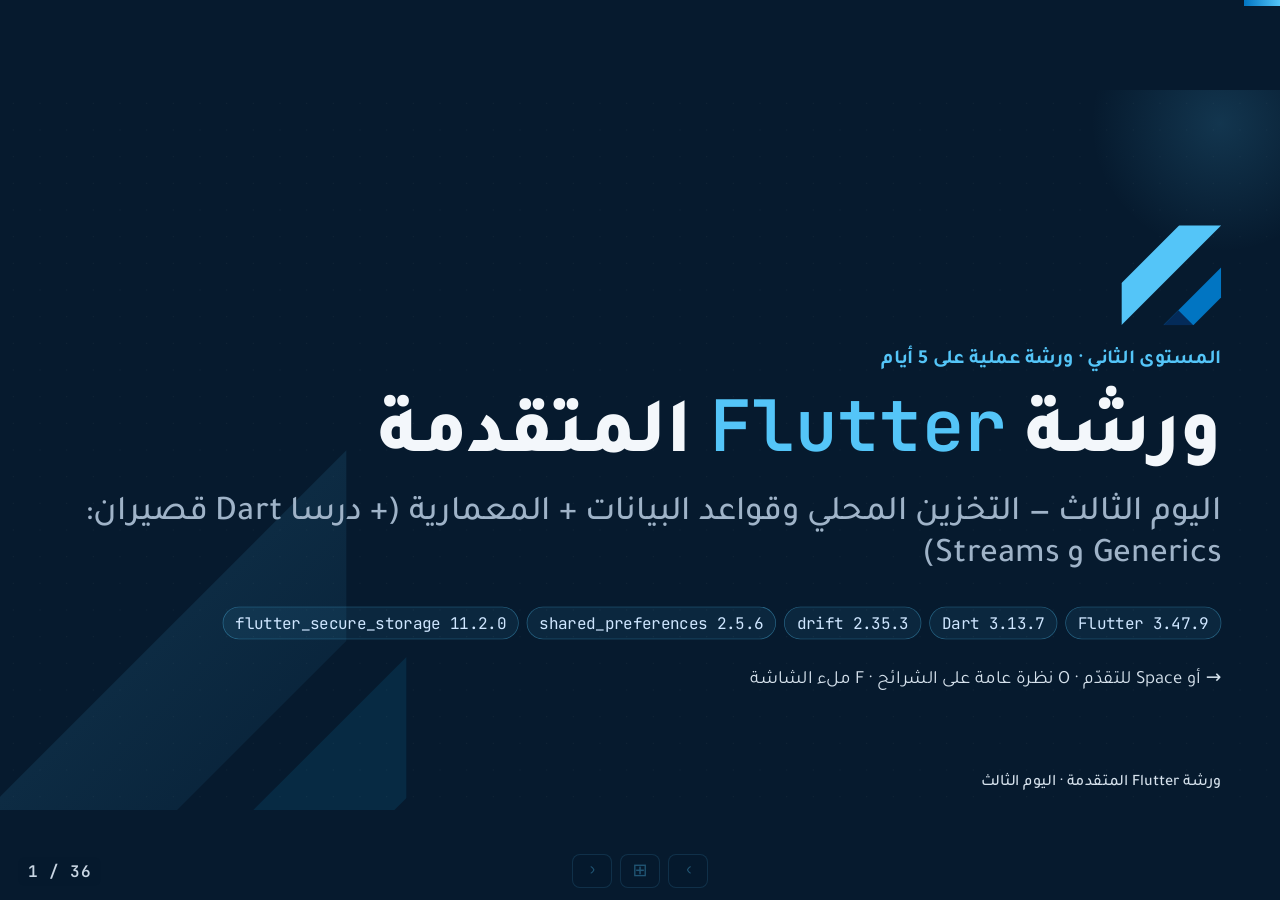
<file: day3/presentation.html>
<!doctype html>
<html lang="ar" dir="rtl">
<head>
<meta charset="utf-8">
<meta name="viewport" content="width=device-width, initial-scale=1">
<title>ورشة Flutter المتقدمة — اليوم الثالث</title>
<meta name="description" content="عرض اليوم الثالث: التخزين المحلي وقواعد البيانات (Drift) + المعمارية + درسا Dart قصيران (Generics و Streams) — يطابق أمثلة day3_examples/lib/lessons">
<link href="../assets/fonts/fonts.css" rel="stylesheet"><!-- خطوط محلية: يعمل العرض بدون إنترنت -->
<style>
/* ============================================================
   Identity: Dart/Flutter navy + sky, amber for "run" cues
   ============================================================ */
:root{
  --bg:#061A2E; --bg2:#0B2A47; --card:#0E3156; --code:#04111F;
  --ink:#F3F7FB; --muted:#9FB3C8; --sky:#54C5F8; --blue:#13B9FD; --deep:#0175C2;
  --amber:#FFC108; --teal:#2EE6A6; --rose:#FF6B81;
  --sans:'Tajawal',system-ui,sans-serif; --mono:'JetBrains Mono','Fira Code',monospace;
  --ease:cubic-bezier(.2,.7,.2,1);
}
*{box-sizing:border-box}
html,body{margin:0;height:100%;background:var(--bg);color:var(--ink);font-family:var(--sans);overflow:hidden;-webkit-font-smoothing:antialiased}
button{font-family:inherit}
code{font-family:var(--mono)}

/* ---------- stage (16:9, scaled to fit) ---------- */
#stage{position:absolute;top:0;left:0;width:1920px;height:1080px;transform-origin:0 0;overflow:hidden;background:var(--bg);
  --enter:-80px;--leave:80px}
#stage.back{--enter:80px;--leave:-80px}
#stage::before{content:'';position:absolute;inset:0;background-image:radial-gradient(rgba(255,255,255,.05) 1.2px,transparent 1.2px);background-size:40px 40px;pointer-events:none}
.bgshape{position:absolute;pointer-events:none}
.bg1{left:-160px;bottom:-140px;width:680px;height:680px;background:linear-gradient(135deg,rgba(84,197,248,.18),rgba(1,117,194,.04));clip-path:polygon(0 100%,100% 0,100% 42%,42% 100%)}
.bg2{left:150px;bottom:-230px;width:460px;height:460px;background:rgba(19,185,253,.10);clip-path:polygon(0 100%,100% 0,100% 46%,46% 100%)}
.bg3{right:-120px;top:-160px;width:420px;height:420px;background:radial-gradient(circle at 50% 50%,rgba(84,197,248,.16),transparent 65%)}

/* ---------- slides & transitions (RTL: next enters from the left) ---------- */
.slide{position:absolute;inset:0;padding:90px 88px 64px;display:flex;flex-direction:column;
  opacity:0;visibility:hidden;transform:translateX(var(--enter));pointer-events:none;
  transition:opacity .55s var(--ease),transform .55s var(--ease),visibility 0s linear .55s}
.slide.active{opacity:1;visibility:visible;transform:none;pointer-events:auto;transition-delay:0s}
.slide.leaving{transform:translateX(var(--leave))}
.slide::before{content:attr(data-kicker);position:absolute;top:34px;right:88px;font-size:24px;font-weight:700;color:var(--sky);letter-spacing:.2px}
.slide::after{content:'ورشة Flutter المتقدمة · اليوم الثالث';position:absolute;bottom:26px;right:88px;font-size:22px;font-weight:500;color:#C9D6E3}

/* ---------- staggered entrance ---------- */
@keyframes rise{from{opacity:0;transform:translateY(26px)}to{opacity:1;transform:none}}
.slide.active .a{animation:rise .7s var(--ease) both;animation-delay:calc(var(--i,0)*90ms + 120ms)}
.slide.active .ln{animation:rise .45s var(--ease) both;animation-delay:calc(var(--pi,0)*90ms + var(--i,0)*38ms + 260ms)}

/* ---------- typography ---------- */
h1,h2,h3{margin:0;font-weight:800;line-height:1.2}
h2{font-size:60px;margin-bottom:24px}
h2 .en{font-family:var(--mono);font-weight:600;font-size:.78em;color:var(--sky);direction:ltr;unicode-bidi:isolate}
.body{flex:1;min-height:0;display:flex;flex-direction:column}
.cols{display:flex;gap:44px;flex:1;min-height:0;align-items:flex-start}
.col{min-width:0}
.col.text{flex:1}
.col.code{flex:1.5}
.cols.wide .col.code{flex:2}
.cols.even .col.code{flex:1}
.cols.diagram .col.text{flex:1.15}
.cols.diagram .col.dia{flex:1;align-self:stretch}
.cols.diagram.wd .col.text{flex:1}
.cols.diagram.wd .col.dia{flex:1.25}
.lead{font-size:34px;line-height:1.5;margin:0 0 22px;color:var(--ink)}
.lead b{color:var(--sky)}
ul.bul{list-style:none;margin:0;padding:0}
ul.bul li{position:relative;font-size:32px;line-height:1.45;padding-right:40px;margin-bottom:16px}
ul.bul li::before{content:'';position:absolute;right:6px;top:.62em;width:16px;height:16px;border-radius:5px;background:var(--sky);transform:rotate(45deg) scale(.9)}
ul.bul li b{color:var(--sky);font-weight:700}
ul.bul.tight li{font-size:30px;margin-bottom:12px}
.ic{font-family:var(--mono);font-size:.86em;background:rgba(84,197,248,.12);border:1px solid rgba(84,197,248,.25);border-radius:8px;padding:1px 10px;margin:0 4px;direction:ltr;unicode-bidi:isolate;color:#CFE6FF;white-space:nowrap}
.muted{color:var(--muted)}
.note{font-size:28px;line-height:1.5;color:var(--muted);margin-top:12px}

/* callouts */
.warn,.tip,.key{border-radius:18px;padding:16px 22px;font-size:29px;line-height:1.45;margin-top:14px;border:1px solid}
.warn{background:rgba(255,107,129,.10);border-color:rgba(255,107,129,.45)}
.tip{background:rgba(46,230,166,.09);border-color:rgba(46,230,166,.4)}
.key{background:rgba(255,193,8,.09);border-color:rgba(255,193,8,.45)}
.warn b,.tip b,.key b{font-weight:800}
.warn b{color:var(--rose)} .tip b{color:var(--teal)} .key b{color:var(--amber)}

/* ---------- code blocks ---------- */
pre.code{position:relative;margin:0;direction:ltr;text-align:left;background:var(--code);border:1px solid rgba(84,197,248,.24);
  border-radius:20px;padding:46px 22px 20px;font:500 27px/1.36 var(--mono);color:#E6EEF7;overflow:hidden;width:100%;
  box-shadow:0 20px 60px rgba(0,0,0,.35)}
pre.code.sm{font-size:25px;padding-top:42px}
pre.code::before{content:attr(data-file);position:absolute;top:0;right:0;font:500 19px/1 var(--mono);color:var(--muted);padding:10px 16px;background:rgba(255,255,255,.05);border-radius:0 19px 0 12px}
pre.code::after{content:'';position:absolute;top:14px;left:18px;width:12px;height:12px;border-radius:50%;background:var(--rose);box-shadow:20px 0 0 var(--amber),40px 0 0 var(--teal)}
pre.code code{display:block;white-space:pre}
.ln{display:block;white-space:pre;min-height:1.36em}
.kw{color:#FF8FB8}.ty{color:#8BE9FD}.st{color:#C3E88D}.nu{color:#FFD166}.cm{color:#AFC1D4;font-style:italic}.an{color:#FFC108}.fn{color:#D8EAFF}.ip{color:#FFD166}
.cm[dir=rtl],.st[dir=rtl]{unicode-bidi:isolate}
.ip{direction:ltr;unicode-bidi:isolate}
.stack{display:flex;flex-direction:column;gap:18px;width:100%}

/* run cue */
.run{margin-top:auto;display:flex;align-items:center;gap:26px;align-self:flex-start;background:rgba(255,193,8,.10);border:1.5px solid rgba(255,193,8,.55);border-radius:16px;padding:12px 22px;font-size:29px}
.run .lbl{font-weight:800;color:var(--amber);white-space:nowrap}
.run .lbl::before{content:'▶';display:inline-block;margin-left:10px;font-size:.8em}
.run code{direction:ltr;unicode-bidi:isolate;font-size:.92em;background:rgba(0,0,0,.35);padding:6px 14px;border-radius:10px;color:#FFE08A}
.run .menu{color:#C9D6E3;font-size:1em;border-right:2px solid rgba(255,193,8,.4);padding-right:24px}
.run .menu .ic{font-size:.9em}
.body + .run{margin-top:22px}

/* tables */
table.tbl{width:100%;border-collapse:collapse;font-size:29px;line-height:1.4}
table.tbl th{background:rgba(84,197,248,.14);color:var(--sky);font-weight:800;text-align:right;padding:14px 20px;border-bottom:2px solid rgba(84,197,248,.4)}
table.tbl td{padding:14px 20px;border-bottom:1px solid rgba(255,255,255,.09);vertical-align:top}
table.tbl tr:last-child td{border-bottom:0}
table.tbl td.mono{font-family:var(--mono);direction:ltr;text-align:left;color:#CFE6FF;font-size:26px}
table.tbl th.l{text-align:left;direction:ltr}
table.tbl td b{color:var(--sky)}
table.tbl .ok{color:var(--teal);font-weight:800} table.tbl .no{color:var(--rose);font-weight:800}

/* chips / cards */
.chips{display:flex;flex-wrap:wrap;gap:12px}
.chips span{font-family:var(--mono);direction:ltr;unicode-bidi:isolate;font-size:24px;padding:8px 18px;border-radius:999px;border:1px solid rgba(84,197,248,.4);background:rgba(84,197,248,.08);color:#CFE6FF}
.cards{display:grid;gap:22px}
.cards.two{grid-template-columns:1fr 1fr}
.cards.three{grid-template-columns:1fr 1fr 1fr}
.card{background:rgba(255,255,255,.04);border:1px solid rgba(84,197,248,.22);border-radius:20px;padding:22px 26px}
.card h3{font-size:32px;color:var(--sky);margin-bottom:12px}
.card h3 .ic{font-size:.8em}
.card p,.card li{font-size:28px;line-height:1.45;margin:0}
.card ol,.card ul{margin:0;padding-right:28px}
.card li{margin-bottom:8px}

/* agenda */
.agenda{display:grid;grid-template-columns:1fr 1fr;gap:30px;flex:1}
.agenda .part{background:rgba(255,255,255,.035);border:1px solid rgba(84,197,248,.25);border-radius:24px;padding:26px 30px}
.agenda h3{font-size:38px;color:var(--sky);margin-bottom:16px;display:flex;align-items:center;gap:14px}
.agenda h3 .tag{font-family:var(--mono);font-size:24px;background:var(--deep);color:#fff;border-radius:10px;padding:4px 12px;direction:ltr}
.agenda ol{margin:0;padding-right:34px;font-size:30px;line-height:1.55}
.agenda li span{color:var(--muted);font-size:.85em}

/* title + divider */
.slide.title,.slide.divider{justify-content:center;align-items:flex-start}
.slide.title::before,.slide.divider::before{content:none}
.slide.title .kick,.slide.divider .kick{font-size:30px;color:var(--sky);font-weight:700;margin-bottom:18px}
.slide.title h1{font-size:118px;letter-spacing:-.5px;margin-bottom:10px}
.slide.title h1 .en{font-family:var(--mono);font-weight:600;color:var(--sky);direction:ltr;unicode-bidi:isolate;font-size:.9em}
.slide.title h2{font-size:52px;font-weight:500;color:var(--muted);margin-bottom:44px}
.slide.title .hint{margin-top:40px;color:var(--muted);font-size:26px}
.slide.divider h1{font-size:120px}
.slide.divider .big{font-size:64px;color:var(--sky);font-weight:800;margin-bottom:14px}
.slide.divider .sub{font-size:34px;color:var(--muted);margin-top:16px;max-width:1300px;line-height:1.5}
.mark{position:relative;width:150px;height:150px;margin-bottom:34px}
.mark i{position:absolute;display:block}
.mark .m1{left:0;top:0;width:150px;height:150px;background:var(--sky);clip-path:polygon(0 58%,58% 0,100% 0,0 100%)}
.mark .m2{left:0;top:0;width:150px;height:150px;background:var(--deep);clip-path:polygon(42% 100%,100% 42%,100% 72%,72% 100%)}
.mark .m3{left:0;top:0;width:150px;height:150px;background:#042B59;clip-path:polygon(42% 100%,57% 85%,72% 100%)}

/* recap, exercises */
.recap{display:grid;grid-template-columns:1fr 1fr;gap:34px;flex:1}
.recap .part h3{font-size:34px;color:var(--sky);margin-bottom:14px}
.recap ul{list-style:none;margin:0;padding:0}
.recap li{font-size:28px;line-height:1.45;padding:9px 0;border-bottom:1px solid rgba(255,255,255,.08)}
.recap li b{color:var(--ink);font-weight:800}
.recap li .ic{font-size:.82em}
.ex{counter-reset:ex;list-style:none;margin:0;padding:0;display:grid;grid-template-columns:1fr 1fr;gap:18px 26px}
.ex li{counter-increment:ex;position:relative;background:rgba(255,255,255,.04);border:1px solid rgba(84,197,248,.22);border-radius:18px;padding:18px 84px 18px 22px;font-size:28px;line-height:1.45}
.ex li::before{content:counter(ex);position:absolute;right:20px;top:16px;width:46px;height:46px;border-radius:12px;background:var(--amber);color:#042B59;font-weight:800;font-size:28px;display:flex;align-items:center;justify-content:center}
.ex li.wide{grid-column:1/-1}

/* day 2 preview */
.next{display:grid;grid-template-columns:1fr 1fr;gap:30px;margin-top:10px}
.next .card h3{font-size:40px}
.next .card li{font-size:29px}

/* timing bars (slide 5) */
.bars{display:flex;flex-direction:column;gap:14px;margin-top:18px}
.bars .bar span{display:block;font-size:27px;margin-bottom:6px;color:var(--muted)}
.bars .bar i{display:block;width:var(--w);font-style:normal;font-family:var(--mono);font-size:24px;padding:8px 16px;border-radius:10px;background:linear-gradient(90deg,var(--deep),var(--sky));color:#042B59;font-weight:600;direction:ltr;text-align:left;transform-origin:right}
.slide.active .bars .bar i{animation:grow .9s var(--ease) both;animation-delay:calc(var(--i,0)*90ms + 500ms)}
@keyframes grow{from{transform:scaleX(0)}to{transform:none}}

/* layer stack (DI) */
.layers{display:flex;flex-direction:column;gap:10px}
.layers .ly{background:var(--card);border:1.5px solid rgba(84,197,248,.4);border-radius:14px;padding:12px 18px;font-size:27px;display:flex;justify-content:space-between;align-items:center;gap:12px}
.layers .ly code{color:#CFE6FF;font-size:24px;direction:ltr}
.layers .arrow{text-align:center;color:var(--sky);font-size:26px;line-height:1}

/* class-modifier mini table */
.mods{display:grid;grid-template-columns:auto 1fr;gap:10px 18px;align-items:center;font-size:28px}
.mods code{font-size:26px;color:var(--amber);direction:ltr}

/* ============================================================
   Diagrams (base CSS = final state; .play adds motion)
   ============================================================ */
.diagram{position:relative;width:100%;height:100%}
@keyframes fadein{from{opacity:0}to{opacity:1}}
@keyframes pop{from{opacity:0;transform:scale(.6)}to{opacity:1;transform:none}}
@keyframes dim{from{opacity:1}to{opacity:.3}}

/* 1) event loop */
.el{display:flex;flex-direction:column;gap:6px}
.el .lane{display:flex;align-items:center;gap:22px;background:rgba(255,255,255,.04);border:1px solid rgba(84,197,248,.25);border-radius:16px;padding:10px 20px;min-height:86px}
.el .lane.ev{border-color:rgba(255,193,8,.4)}
.el .lt{width:330px;flex:none;font-size:25px;color:var(--sky);font-weight:700;line-height:1.2}
.el .lt small{display:block;font:500 19px/1.3 var(--sans);color:#C9D6E3;margin-top:4px}
.el .lane.ev .lt{color:var(--amber)}
.el .chips{gap:10px}
.el .chip{font:700 27px/1 var(--mono);background:var(--deep);color:#fff;padding:13px 18px;border-radius:12px;border:0}
.el .lane.ev .chip{background:#8a6400}
.el .larrow{display:flex;align-items:center;gap:14px;padding:0 44px;color:var(--amber);font-size:20px;line-height:1.2}
.el .larrow i{font-style:normal;font-size:34px;line-height:1}
.el .larrow b{font-weight:800}
.el .console{flex:1;display:flex;flex-direction:column;justify-content:center;margin-top:8px;background:var(--code);border-radius:16px;padding:10px 22px;font:500 26px/1.45 var(--mono);direction:ltr;text-align:left;border:1px solid rgba(84,197,248,.2)}
.el .console .ct{color:#C9D6E3;font-family:var(--sans);direction:rtl;text-align:right;font-size:22px;margin-bottom:4px}
.el .o{color:#C3E88D;unicode-bidi:isolate} .el .o.ev{color:#FFD166}
.play.el .chip{animation:pop .4s both var(--d),dim .5s forwards var(--dc)}
.play.el .o{animation:fadein .35s both var(--d)}

/* 4) riverpod graph (fixed 900x640 coordinate space) */
.rp{width:940px;height:760px}
.rp .scope{position:absolute;left:0;right:0;top:0;height:470px;border:2px dashed rgba(84,197,248,.65);border-radius:26px}
.rp .scope-title{position:absolute;top:-22px;right:34px;background:var(--bg);padding:0 14px;color:var(--sky);font:800 27px var(--sans)}
.rp .scope-title code{color:var(--sky)}
.rp .node,.rp .wnode{position:absolute;background:var(--card);border:2px solid var(--sky);border-radius:16px;display:flex;flex-direction:column;align-items:center;justify-content:center;gap:6px;padding:8px 12px}
.rp .node{width:300px;height:130px}
.rp .node b,.rp .wnode b{font:700 27px var(--mono);direction:ltr;unicode-bidi:isolate;color:var(--ink)}
.rp .node small,.rp .wnode small{font:500 23px/1.3 var(--sans);color:#D5E1EC;text-align:center}
.rp .wnode small{font-family:var(--mono);direction:ltr;unicode-bidi:isolate;font-size:20px}
.rp .p1{top:90px;right:50px}
.rp .p2{top:90px;left:50px}
.rp .p3{top:300px;left:300px;width:340px;border-color:var(--teal)}
.rp .wnode{top:550px;width:430px;height:150px;border-color:rgba(255,255,255,.45)}
.rp .w1{right:30px}
.rp .w2{left:30px}
.rp .flag{position:absolute;top:-18px;left:16px;background:var(--amber);color:#042B59;font:800 20px var(--sans);padding:3px 12px;border-radius:999px;opacity:0}
.rp svg{position:absolute;inset:0;width:100%;height:100%;pointer-events:none;overflow:visible}
.rp svg line,.rp svg path{stroke:rgba(255,255,255,.45);stroke-width:3;fill:none;marker-start:url(#dot);marker-end:url(#arr)}
.rp svg text{fill:#C9D6E3;font:600 20px var(--mono);direction:ltr;text-anchor:start}
.rp .pulse{position:absolute;left:0;top:0;width:22px;height:22px;border-radius:50%;background:var(--amber);box-shadow:0 0 18px var(--amber);opacity:0;offset-rotate:0deg}
.rp .pu1{offset-path:path('M245 550 L160 220')}
.rp .pu2{offset-path:path('M300 220 L380 300')}
.rp .pu3{offset-path:path('M470 430 L695 550')}
.play.rp .pulse{animation:travel .8s linear both;animation-delay:var(--d)}
.play.rp .flash{animation:flash 1s both var(--d)}
.play.rp .flag{animation:flagin 1.4s both var(--d)}
@keyframes travel{0%{offset-distance:0%;opacity:1}90%{opacity:1}100%{offset-distance:100%;opacity:0}}
@keyframes flash{0%{box-shadow:none}30%{box-shadow:0 0 0 5px var(--amber),0 0 40px var(--amber)}100%{box-shadow:none}}
@keyframes flagin{0%{opacity:0;transform:translateY(8px)}20%{opacity:1;transform:none}80%{opacity:1}100%{opacity:0}}

/* 5) autoDispose */
.ad{display:flex;gap:26px}
.ad .screens{display:flex;flex-direction:column;align-items:center;gap:8px;width:330px}
.ad .scr{width:300px;border:3px solid rgba(255,255,255,.28);border-radius:20px;overflow:hidden;background:#0d2440}
.ad .bar{background:var(--deep);padding:7px 12px;font:700 20px var(--mono);direction:ltr;text-align:left;white-space:nowrap}
.ad .scr ul{list-style:none;margin:0;padding:8px 14px;font-size:24px}
.ad .scr li{padding:6px 0;border-bottom:1px solid rgba(255,255,255,.08)}
.ad .scr li.hi{color:var(--sky);font-weight:700}
.ad .scr .bd{padding:14px;font-size:24px;line-height:1.5;text-align:center}
.ad .nav{display:flex;gap:26px;font-size:24px;color:#C9D6E3;font-weight:700}
.ad .nav span{padding:4px 12px;border-radius:999px;border:1px solid rgba(255,255,255,.2)}
.ad .store{flex:1;border:2px dashed rgba(84,197,248,.65);border-radius:24px;padding:36px 22px 22px;position:relative;display:flex;flex-direction:column;gap:18px;justify-content:center}
.ad .stt{position:absolute;top:-20px;right:28px;background:var(--bg);padding:0 12px;color:var(--sky);font-weight:800;font-size:25px}
.ad .pv{background:var(--card);border:2px solid var(--sky);border-radius:16px;padding:14px 18px;display:flex;flex-wrap:wrap;gap:10px;align-items:center}
.ad .pv b{font:700 25px var(--mono);direction:ltr;unicode-bidi:isolate;flex-basis:100%;color:var(--ink)}
.ad .s{font-size:24px;padding:5px 14px;border-radius:999px;background:rgba(255,255,255,.08)}
.ad .s.drop{background:rgba(255,107,129,.15)} .ad .s.keep{background:rgba(255,193,8,.15)} .ad .s.create{background:rgba(46,230,166,.15)}
.ad .log{font:500 27px/1.5 var(--mono);direction:ltr;text-align:left;color:#C9D6E3;background:var(--code);border-radius:12px;padding:12px 16px}
.play.ad .s1{animation:scrA 9s both}
.play.ad .s2{animation:scrB 9s both}
.play.ad .push{animation:navP 9s both} .play.ad .pop{animation:navQ 9s both}
.play.ad .pv1{animation:life1 9s both} .play.ad .pv2{animation:life2 9s both}
.play.ad .s{opacity:0}
.play.ad .s.c1{animation:chipA 9s both} .play.ad .s.k1{animation:chipK 9s both}
.play.ad .s.d2{animation:chipD2 9s both} .play.ad .s.d1{animation:chipD1 9s both}
@keyframes scrA{0%,12%{border-color:var(--sky);box-shadow:0 0 30px rgba(84,197,248,.5)}16%,40%{border-color:rgba(255,255,255,.28);box-shadow:none}44%,100%{border-color:var(--sky);box-shadow:0 0 30px rgba(84,197,248,.5)}}
@keyframes scrB{0%,12%{border-color:rgba(255,255,255,.28);box-shadow:none}16%,40%{border-color:var(--sky);box-shadow:0 0 30px rgba(84,197,248,.5)}44%,100%{border-color:rgba(255,255,255,.28);box-shadow:none}}
@keyframes navP{0%,10%{color:var(--muted)}13%,17%{color:var(--amber);border-color:var(--amber)}22%,100%{color:var(--muted)}}
@keyframes navQ{0%,38%{color:var(--muted)}41%,45%{color:var(--amber);border-color:var(--amber)}50%,100%{color:var(--muted)}}
@keyframes life1{0%,15%{opacity:0;transform:translateY(14px)}19%,80%{opacity:1;transform:none}86%,100%{opacity:.18}}
@keyframes life2{0%,15%{opacity:0;transform:translateY(14px)}19%,46%{opacity:1;transform:none}52%,100%{opacity:.18}}
@keyframes chipA{0%,17%{opacity:0}21%,100%{opacity:1}}
@keyframes chipK{0%,47%{opacity:0}51%,100%{opacity:1}}
@keyframes chipD2{0%,47%{opacity:0}51%,100%{opacity:1}}
@keyframes chipD1{0%,81%{opacity:0}85%,100%{opacity:1}}


/* ---------- v2: lesson header + Dart/Riverpod tags ---------- */
.lh{display:flex;align-items:center;gap:16px;margin-bottom:8px}
.lh .num{width:50px;height:50px;border-radius:14px;background:var(--sky);color:#042B59;font:800 30px var(--mono);display:flex;align-items:center;justify-content:center;flex:none}
.lh .lt{font-size:30px;font-weight:700;color:var(--sky)}
.tag{font:700 21px var(--mono);padding:3px 14px;border-radius:999px;border:1.5px solid;direction:ltr;unicode-bidi:isolate;vertical-align:middle}
.tag.dart{color:var(--amber);border-color:var(--amber)}
.tag.riv{color:var(--teal);border-color:var(--teal)}
/* agenda lesson cards */
.lgrid{display:grid;grid-template-columns:1fr 1fr;gap:14px 26px}
.lcard{display:flex;align-items:center;gap:16px;background:rgba(255,255,255,.04);border:1px solid rgba(84,197,248,.22);border-radius:16px;padding:12px 18px;min-width:0}
.lcard .num{width:48px;height:48px;border-radius:12px;background:var(--deep);color:#fff;font:800 28px var(--mono);display:flex;align-items:center;justify-content:center;flex:none}
.lcard.dart .num{background:var(--amber);color:#042B59}
.lcard .t{font-size:30px;font-weight:700;flex:1;min-width:0}
.lcard .t .tag{font-size:19px;margin-right:10px}
.lcard .f{font:500 20px var(--mono);color:#C9D6E3;direction:ltr;unicode-bidi:isolate;white-space:nowrap}
/* tips slides (amber identity, visible in the O overview) */
.slide.tips::before{color:var(--amber)}
.slide.tips h2{color:var(--amber)}
.tipbar{position:absolute;top:0;right:0;bottom:0;width:14px;background:linear-gradient(180deg,var(--amber),rgba(255,193,8,.15))}
.tiplist{display:flex;flex-direction:column;gap:14px}
.tipcard{display:flex;gap:20px;align-items:flex-start;background:rgba(255,193,8,.07);border:1px solid rgba(255,193,8,.35);border-radius:18px;padding:14px 20px}
.tipcard .n{flex:none;width:46px;height:46px;border-radius:50%;background:var(--amber);color:#042B59;font:800 26px var(--mono);display:flex;align-items:center;justify-content:center;margin-top:2px}
.tipcard .tx{flex:1;min-width:0;font-size:29px;line-height:1.45}
.tipcard .tx .ic{font-size:.84em}
.tipcard pre.code{margin-top:10px}
pre.code.tip{padding:12px 20px 10px;font-size:24px;box-shadow:none;border-color:rgba(255,193,8,.3)}
pre.code.tip::before,pre.code.tip::after{display:none}
/* FutureBuilder: rebuild -> new request counter */
.fb{display:flex;flex-direction:column;gap:16px;justify-content:center}
.fb .fbbtn{align-self:center;max-width:100%;background:var(--deep);color:#fff;border-radius:14px;padding:10px 24px;font:700 25px var(--sans);display:flex;gap:14px;align-items:center;text-align:center;line-height:1.35}
.fb .fbbtn code{color:#FFE08A;direction:ltr;unicode-bidi:isolate}
.fb .fbpanels{display:flex;gap:16px}
.fb .fbp{flex:1;min-width:0;border-radius:18px;padding:14px 18px;border:2px solid;display:flex;flex-direction:column;gap:10px}
.fb .fbp.bad{border-color:var(--rose);background:rgba(255,107,129,.08)}
.fb .fbp.good{border-color:var(--teal);background:rgba(46,230,166,.08)}
.fb h4{margin:0;font-size:25px;line-height:1.3}
.fb .reqs{display:flex;gap:8px;font-size:38px;min-height:52px;line-height:1.3}
.fb .reqs i{font-style:normal}
.fb .cnt{position:relative;min-height:44px;font-size:26px;font-weight:700}
.fb .cnt b{position:absolute;right:0;top:0;white-space:nowrap;max-width:100%;overflow:hidden;text-overflow:ellipsis}
.fb .good .cnt b{position:static;display:block}
.fb .cnt b.c1,.fb .cnt b.c2,.fb .cnt b.c3{opacity:0}
.play.fb .reqs i{animation:pop .4s both var(--d)}
.play.fb .fbbtn{animation:btnpulse 1s 4 .3s}
.play.fb .cnt .c1{animation:kc1 6s both}.play.fb .cnt .c2{animation:kc2 6s both}.play.fb .cnt .c3{animation:kc3 6s both}.play.fb .cnt .c4{animation:kc4 6s both}
@keyframes btnpulse{0%,100%{box-shadow:none;transform:none}30%{box-shadow:0 0 0 6px rgba(255,193,8,.5);transform:scale(1.04)}}
@keyframes kc1{0%,9%{opacity:0}10%,25%{opacity:1}26%,100%{opacity:0}}
@keyframes kc2{0%,25%{opacity:0}26%,42%{opacity:1}43%,100%{opacity:0}}
@keyframes kc3{0%,42%{opacity:0}43%,59%{opacity:1}60%,100%{opacity:0}}
@keyframes kc4{0%,59%{opacity:0}60%,100%{opacity:1}}
.fb .bridge{background:rgba(84,197,248,.1);border:1px solid rgba(84,197,248,.4);border-radius:14px;padding:12px 18px;font-size:27px;line-height:1.45}
/* ---------- v3 readability (floor 24px) + layout ---------- */
.slide::before{font-size:26px}
.slide::after{font-size:24px;color:#D5E1EC}
.slide.title .hint{font-size:26px;color:#D5E1EC}
.tag{font-size:23px;padding:4px 16px}
.lcard .t .tag{font-size:23px}
.lgrid{gap:22px 26px}
.lcard{padding:22px 22px}
.lcard .f{font-size:24px}
.lcard .t{font-size:32px}
.el .lt small{font-size:24px;color:#D5E1EC}
.el .larrow{font-size:25px}
.el .console .ct{font-size:24px}
.rp .node small{font-size:25px;color:#E3ECF5}
.rp .wnode small{font-size:24px;color:#E3ECF5}
.rp svg text{font-size:24px;fill:#E3ECF5;font-weight:700}
.rp svg line,.rp svg path{stroke:rgba(255,255,255,.7)}
.fb h4{font-size:27px}
.fb .cnt{font-size:27px}
.fb .fbbtn{font-size:26px}
.fb .bridge{font-size:30px;line-height:1.5;padding:18px 22px}
.fb .fbp{padding:18px 20px;gap:14px}
.fb .reqs{font-size:44px;min-height:60px}
.fb{gap:22px}
.next .card h3{font-size:42px;margin-bottom:16px}
.next .card li{font-size:33px;line-height:1.5;margin-bottom:12px}
.next .card{padding:28px 32px}
.tag{font-size:24px}
.lcard .t .tag{font-size:24px}
.lcard{min-height:118px}
bdi[dir=ltr]{font-family:var(--mono);font-weight:600;font-size:.95em}
.el .larrow bdi[dir=ltr]{color:var(--amber)}
.el .larrow .n{display:inline-flex;flex:none;width:40px;height:40px;border-radius:50%;background:var(--amber);color:#042B59;font:800 24px var(--mono);align-items:center;justify-content:center}
.lcard{min-height:136px}
/* run bar: several chips */
.run code + code{margin-right:0}

/* ============================================================
   Day 3 — lesson tags, agenda for 9 lessons, diagrams
   ============================================================ */
.tag.sto{color:var(--sky);border-color:var(--sky)}
.tag.db{color:var(--rose);border-color:var(--rose)}
.lgrid.g9{gap:14px 26px}
.lgrid.g9 .lcard{min-height:0;padding:12px 20px}
.lgrid.g9 .lcard .t{font-size:30px}
.lgrid.g9 .lcard .num{width:46px;height:46px}
.el .chip.ev{background:#9b2c3e}
/* SWR steps */
ol.steps{margin:0 0 6px;padding-right:44px;font-size:31px;line-height:1.5}
ol.steps li{margin-bottom:12px;padding-right:6px}
ol.steps li::marker{color:var(--amber);font-weight:800;font-family:var(--mono)}
.bars i.bad{background:linear-gradient(90deg,#8a2a3a,var(--rose));color:#fff}
.bars i{min-width:max-content}
/* folder tree (L8) */
.tree{font:500 26px/1.65 var(--mono);direction:ltr;text-align:left;background:var(--code);border:1px solid rgba(84,197,248,.24);border-radius:18px;padding:16px 22px;color:#CFE6FF}
.tree .i1{padding-left:36px;color:var(--amber)}
.tree em{font-style:normal;color:#C9D6E3;font-size:24px;font-family:var(--sans);unicode-bidi:isolate}
.tree div:first-child em{direction:rtl;display:inline-block}

/* D1: storage map (L3) */
.sm{display:grid;grid-template-columns:1fr 1fr;gap:18px;padding:44px 22px 22px;border:2px dashed rgba(84,197,248,.65);border-radius:26px;height:auto}
.sm .smt{position:absolute;top:-20px;right:28px;background:var(--bg);padding:0 12px;color:var(--sky);font-weight:800;font-size:26px}
.sm .box{background:var(--card);border:2px solid;border-radius:18px;padding:16px 18px;display:flex;flex-direction:column;gap:10px;min-height:250px;min-width:0}
.sm .b1{border-color:var(--sky)} .sm .b2{border-color:var(--amber)} .sm .b3{border-color:var(--teal)} .sm .b4{border-color:var(--rose)}
.sm h4{margin:0;font:700 27px var(--mono);direction:ltr;text-align:right;color:var(--ink)}
.sm small{font-size:24px;line-height:1.35;color:#D5E1EC}
.sm .it{margin-top:auto;align-self:flex-start;font:600 24px var(--mono);direction:ltr;unicode-bidi:isolate;background:rgba(255,193,8,.14);border:1px solid rgba(255,193,8,.5);color:#FFE08A;border-radius:10px;padding:6px 12px;max-width:100%;overflow-wrap:anywhere}
.play.sm .it{animation:pop .5s both var(--d)}
.play.sm .box{animation:flash 1.3s both var(--d)}

/* D3: clean architecture layers (L8) */
.ca{display:flex;flex-direction:column;justify-content:center}
.ca .ly{position:relative;border-radius:20px;padding:16px 24px;border:2.5px solid;background:var(--card)}
.ca .ly h4{margin:0 0 6px;font:700 32px var(--mono);direction:ltr;text-align:right}
.ca .ly p{margin:0;font-size:25px;line-height:1.4;color:#E3ECF5}
.ca .pr{border-color:var(--sky)} .ca .pr h4{color:var(--sky)}
.ca .dm{border-color:var(--teal);background:rgba(46,230,166,.10)} .ca .dm h4{color:var(--teal)}
.ca .da{border-color:var(--amber)} .ca .da h4{color:var(--amber)}
.ca .ar{position:relative;display:flex;align-items:center;justify-content:center;gap:16px;height:84px;font-size:26px;font-weight:700;color:var(--amber)}
.ca .ar i{font-style:normal;font-size:46px;line-height:1}
.ca .ar b{position:absolute;right:calc(50% + 150px);width:20px;height:20px;border-radius:50%;background:var(--amber);box-shadow:0 0 16px var(--amber);opacity:0}
.ca .ar .pd{top:0} .ca .ar .pu{bottom:0}
.ca .flag2{position:absolute;top:-20px;left:18px;background:var(--teal);color:#042B59;font:800 24px var(--sans);padding:3px 14px;border-radius:999px}
.play.ca .ly{animation:flash 1.2s both var(--d)}
.play.ca .ar{animation:pop .5s both var(--d)}
.play.ca .ar .pd{animation:fall .8s linear both var(--d)}
.play.ca .ar .pu{animation:rise2 .8s linear both var(--d)}
.play.ca .flag2{animation:pop .5s both var(--d)}
@keyframes fall{0%{transform:translateY(0);opacity:1}100%{transform:translateY(64px);opacity:0}}
@keyframes rise2{0%{transform:translateY(0);opacity:1}100%{transform:translateY(-64px);opacity:0}}

/* D4: offline-first sync flow (L9) */
.sf{display:flex;flex-direction:column;gap:16px;height:auto}
.sf .row{display:flex;align-items:stretch;gap:0}
.sf .st{flex:1;min-width:0;background:var(--card);border:2px solid var(--sky);border-radius:18px;padding:14px 16px;display:flex;flex-direction:column;gap:10px;min-height:250px}
.sf .st h4{margin:0;font:700 27px var(--mono);direction:ltr;text-align:right}
.sf .st p{margin:0;font-size:24px;color:#D5E1EC}
.sf .rw{display:flex;align-items:center;gap:10px;font-size:25px}
.sf .rw .tk{flex:1}
.sf .rw .w8{opacity:0}
.sf .ob,.sf .sv{align-self:flex-start;font:600 24px var(--mono);direction:ltr;border-radius:10px;padding:6px 12px}
.sf .ob{background:rgba(255,193,8,.14);border:1px solid rgba(255,193,8,.5);color:#FFE08A;opacity:.3}
.sf .sv{background:rgba(46,230,166,.14);border:1px solid rgba(46,230,166,.5);color:#BFF7E2;font-family:var(--sans)}
.sf .lane{position:relative;width:150px;flex:none;display:flex;flex-direction:column;align-items:center;justify-content:center;gap:8px}
.sf .lane::before{content:'';position:absolute;left:8px;right:8px;top:50%;border-top:3px dashed rgba(255,255,255,.55)}
.sf .lane::after{content:'';position:absolute;left:2px;top:calc(50% - 9px);border:9px solid transparent;border-right:14px solid rgba(255,255,255,.75);border-left:0}
.sf .lbl2{position:relative;top:-44px;font-size:24px;color:#E3ECF5;text-align:center;line-height:1.2}
.sf .lane.net .off,.sf .lane.net .on{position:absolute;font-size:24px;font-weight:800;white-space:nowrap;padding:2px 10px;border-radius:999px}
.sf .lane.net .off{top:calc(50% - 64px);background:rgba(255,107,129,.2);color:#FFC2CC;opacity:.3}
.sf .lane.net .on{top:calc(50% + 22px);background:rgba(46,230,166,.2);color:#BFF7E2}
.sf .dot,.sf .dotr{position:absolute;top:calc(50% - 11px);right:0;width:22px;height:22px;border-radius:50%;background:var(--amber);box-shadow:0 0 16px var(--amber);opacity:0}
.sf .pull{position:relative;border:2px dashed rgba(46,230,166,.6);border-radius:16px;padding:12px 22px;font-size:26px;color:#BFF7E2;text-align:center}
.sf .pull .dotr{left:0;right:auto;background:var(--teal);box-shadow:0 0 16px var(--teal)}
.sf .log{display:grid;grid-template-columns:1fr 1fr;gap:6px 26px;background:var(--code);border:1px solid rgba(84,197,248,.2);border-radius:16px;padding:12px 22px;font-size:25px;line-height:1.45}
.sf .log .o{display:flex;gap:12px;align-items:center;color:#C3E88D}
.sf .log .o.ev{color:#FFC2CC}
.sf .log .n{flex:none;display:inline-flex;width:36px;height:36px;border-radius:50%;background:var(--amber);color:#042B59;font:800 22px var(--mono);align-items:center;justify-content:center}
.play.sf .tk,.play.sf .ok,.play.sf .sv,.play.sf .on,.play.sf .log .o{animation:pop .45s both var(--d)}
.play.sf .ob,.play.sf .off{animation:pop .45s both var(--d),dim .5s forwards var(--dc)}
.play.sf .w8{animation:pop .45s both var(--d),out .4s forwards var(--dc)}
.play.sf .dot{animation:mvl .6s linear both var(--d)}
.play.sf .dotr{animation:mvr 1.2s linear both var(--d)}
@keyframes out{from{opacity:1}to{opacity:0}}
@keyframes mvl{0%{right:0;opacity:1}90%{opacity:1}100%{right:calc(100% - 22px);opacity:0}}
@keyframes mvr{0%{left:0;opacity:1}90%{opacity:1}100%{left:calc(100% - 22px);opacity:0}}
#overview .slide .dot,#overview .slide .dotr,#overview .slide .ar b{opacity:0!important}

/* ---------- review round 1: readability, contrast, layout ---------- */
.slide::before{font-size:28px}
.slide.title .hint{font-size:28px}
.recap li .ic{font-size:24px}
.chips.crud span{font-size:27px;padding:10px 20px}
.sm small{font-size:26px}
.sm .it{white-space:nowrap}
.ca{justify-content:flex-start}
.ca .ly p{font-size:27px}
.tree em{font-size:25px}
.homework .card{padding:28px 32px;min-height:230px}
.homework .card h3{font-size:36px}
.homework .card p{font-size:31px;line-height:1.55}
/* sync flow */
.sf .st{min-height:0}
.sf .ui{align-self:flex-start;font-size:25px;background:rgba(84,197,248,.12);border:1px solid rgba(84,197,248,.45);border-radius:10px;padding:4px 12px}
.sf .ui.off2{background:none;border:0;padding:0;color:#D5E1EC;font-size:24px;margin-top:auto}
.sf .lbl2{font-size:26px}
.sf .log{font-size:26px}
.sf .log .n{font-size:24px}
.sf .ob,.sf .lane.net .off{opacity:1;background:transparent;border:2px dashed rgba(201,214,227,.75);color:#D5E1EC}
.sf .sv.dev{background:rgba(84,197,248,.14);border-color:rgba(84,197,248,.55);color:#CFE6FF}
.play.sf .ob{animation:pop .45s both var(--d),actv var(--len) linear backwards var(--d)}
.play.sf .lane.net .off{animation:pop .45s both var(--d),offon var(--len) linear backwards var(--d)}
@keyframes actv{0%,100%{background:rgba(255,193,8,.14);border:2px solid rgba(255,193,8,.6);color:#FFE08A}}
@keyframes offon{0%,100%{background:rgba(255,107,129,.22);border:2px solid rgba(255,107,129,.7);color:#FFD6DD}}
.sf .pullw{position:relative;height:118px;margin-top:-4px}
.sf .pa{position:absolute;top:0;height:46px;left:9.3%;right:36.4%;border:3px solid var(--teal);border-top:0;border-radius:0 0 16px 16px}
.sf .ptail{position:absolute;left:calc(9.3% - 6px);top:-8px;width:15px;height:15px;border-radius:50%;background:var(--teal)}
.sf .phead{position:absolute;right:calc(36.4% - 9.5px);top:-18px;width:0;height:0;border-left:11px solid transparent;border-right:11px solid transparent;border-bottom:18px solid var(--teal)}
.nw{white-space:nowrap}
.sf .lane.net .off{white-space:normal;text-align:center;line-height:1.25;border-radius:14px;top:calc(50% - 100px);padding:4px 10px}
.sf .pt{position:absolute;top:34px;height:24px;left:9.3%;right:36.4%}
.sf .pt .dotr{top:1px;background:var(--teal);box-shadow:0 0 16px var(--teal)}
.el .lt small bdi[dir=ltr]{font-size:1em}
.sf .pl{position:absolute;top:58px;left:9.3%;right:36.4%;text-align:center;font-size:26px;color:#BFF7E2}
.sf .pl b{font-family:var(--mono);color:var(--teal)}

/* ---------- presenter chrome ---------- */
#progress{position:fixed;top:0;right:0;height:6px;width:0;background:linear-gradient(90deg,var(--deep),var(--sky));z-index:50;transition:width .4s var(--ease)}
#counter{position:fixed;bottom:14px;left:18px;z-index:50;font:600 16px var(--mono);color:#C9D6E3;direction:ltr;background:rgba(6,26,46,.7);padding:4px 10px;border-radius:8px;letter-spacing:.5px;transition:opacity .4s}
#nav{position:fixed;bottom:12px;left:50%;transform:translateX(-50%);z-index:50;display:flex;gap:8px;opacity:.35;transition:opacity .3s}
#nav:hover{opacity:1}
body.idle #nav,body.idle #counter{opacity:0;pointer-events:none}
#nav button{background:rgba(6,26,46,.8);border:1px solid rgba(84,197,248,.4);color:var(--sky);width:40px;height:34px;border-radius:8px;font-size:18px;cursor:pointer}
#overview{position:fixed;inset:0;z-index:100;background:rgba(3,14,26,.96);overflow:auto;padding:28px;display:none}
#overview.open{display:block}
#overview .grid{display:grid;gap:18px;grid-template-columns:repeat(5,1fr)}
#overview .thumb{position:relative;aspect-ratio:16/9;border:2px solid rgba(255,255,255,.15);border-radius:10px;overflow:hidden;cursor:pointer;background:var(--bg);transition:border-color .2s,transform .2s}
#overview .thumb:hover{border-color:var(--sky);transform:scale(1.03)}
#overview .thumb.cur{border-color:var(--amber)}
#overview .thumb .num{position:absolute;bottom:6px;left:8px;z-index:2;font:700 13px var(--mono);color:#fff;background:rgba(0,0,0,.6);padding:2px 7px;border-radius:6px;direction:ltr}
#overview .thumb .slide{position:absolute;left:0;top:0;width:1920px;height:1080px;transform-origin:0 0;opacity:1;visibility:visible;transition:none;pointer-events:none}
#overview .slide .a,#overview .slide .ln,#overview .diagram *{animation:none!important;opacity:1}
#overview .slide .flag,#overview .slide .pulse{opacity:0!important}
#overview .thumb .diagram .s{opacity:1}

/* ---------- static / reduced motion ---------- */
html.static *,html.static *::before,html.static *::after{animation:none!important;transition:none!important}
@media (prefers-reduced-motion:reduce){*,*::before,*::after{animation:none!important;transition:none!important}}
#audit{display:none}
</style>
</head>
<body>
<div id="progress"></div>
<div id="stage">
<div class="bgshape bg1"></div><div class="bgshape bg2"></div><div class="bgshape bg3"></div>

<!-- ================= 1 TITLE ================= -->
<section class="slide title">
  <div class="mark a"><i class="m1"></i><i class="m2"></i><i class="m3"></i></div>
  <div class="kick a">المستوى الثاني · ورشة عملية على 5 أيام</div>
  <h1 class="a">ورشة <span class="en">Flutter</span> المتقدمة</h1>
  <h2 class="a">اليوم الثالث — التخزين المحلي وقواعد البيانات + المعمارية (+ درسا Dart قصيران: Generics و Streams)</h2>
  <div class="chips a"><span>Flutter 3.47.9</span><span>Dart 3.13.7</span><span>drift 2.35.3</span><span>shared_preferences 2.5.6</span><span>flutter_secure_storage 11.2.0</span></div>
  <div class="hint a">→ أو Space للتقدّم · O نظرة عامة على الشرائح · F ملء الشاشة</div>
</section>

<!-- ================= 2 AGENDA ================= -->
<section class="slide" data-kicker="برنامج اليوم">
  <h2 class="a" dir="rtl"><bdi>9</bdi> دروس — رقم واحد في العرض والقائمة والملف</h2>
  <div class="body">
    <div class="lgrid g9">
      <div class="lcard dart a"><span class="num">1</span><span class="t">Generics <span class="tag dart">Dart</span></span><span class="f">01_generics.dart</span></div>
      <div class="lcard dart a"><span class="num">2</span><span class="t">Streams و StreamController <span class="tag dart">Dart</span></span><span class="f">02_streams.dart</span></div>
      <div class="lcard a"><span class="num">3</span><span class="t">الإعدادات والتخزين الآمن <span class="tag sto">Storage</span></span><span class="f">03_prefs_secure_storage.dart</span></div>
      <div class="lcard a"><span class="num">4</span><span class="t">الملفات مع path_provider <span class="tag sto">Storage</span></span><span class="f">04_files_path_provider.dart</span></div>
      <div class="lcard a"><span class="num">5</span><span class="t">SQL و Drift <span class="tag db">Database</span></span><span class="f">05_sql_drift_basics.dart</span></div>
      <div class="lcard a"><span class="num">6</span><span class="t">Migrations و <bdi dir="ltr">watch()</bdi> <span class="tag db">Database</span></span><span class="f">06_drift_migrations_watch.dart</span></div>
      <div class="lcard a"><span class="num">7</span><span class="t">كاش بيانات الـ API <span class="tag db">Database</span></span><span class="f">07_api_cache.dart</span></div>
      <div class="lcard a"><span class="num">8</span><span class="t">Clean Architecture <span class="tag riv">Architecture</span></span><span class="f">08_clean_architecture/</span></div>
      <div class="lcard a"><span class="num">9</span><span class="t">Offline-first والمزامنة <span class="tag riv">Architecture</span></span><span class="f">09_offline_first_sync.dart</span></div>
    </div>
    <div class="key a" style="margin-top:18px"><b>التشغيل مرة واحدة:</b> <span class="ic">flutter run</span> من مجلد <span class="ic">day3_examples</span> بعد <span class="ic">dart run build_runner build</span> — ثم اختر الدرس من القائمة — وكل درس: الفكرة ← الكود ← جرّبه ← <b style="color:var(--amber)">💡 حيل الدرس</b>.</div>
  </div>
</section>

<!-- ================= 3 L1 OPENER ================= -->
<section class="slide" data-kicker="الدرس 1 · Generics · Dart">
  <div class="lh a"><span class="num">1</span><span class="lt">الدرس 1 · Generics</span><span class="tag dart">Dart</span></div>
  <h2 class="a">كود واحد يعمل مع أنواع متعددة — بأمان الأنواع</h2>
  <div class="body"><div class="cols">
    <div class="col text">
      <ul class="bul tight">
        <li class="a">بدل UserRepository و ProductRepository بنفس المنطق تقريباً، نكتب <span class="ic">Repository&lt;T&gt;</span> واحداً.</li>
        <li class="a"><b>إعادة استخدام + Type Safety:</b> المترجم يعرف أن <span class="ic">Box(42)</span> هو <span class="ic">Box&lt;int&gt;</span>.</li>
        <li class="a">كل ما نراه اليوم مبني عليها: <span class="ic">Future&lt;T&gt;</span> · <span class="ic">Stream&lt;T&gt;</span> · <span class="ic">Provider&lt;T&gt;</span> · <span class="ic">Stream&lt;List&lt;Note&gt;&gt;</span> في Drift.</li>
      </ul>
      <div class="warn a"><b>📌 لماذا لا dynamic؟</b> dynamic يلغي فحص الأنواع ← الأخطاء تظهر وقت التشغيل (crash) بدل وقت الكتابة.</div>
    </div>
    <div class="col code">
<pre class="code a" data-file="lib/lessons/01_generics.dart"><code>class Box&lt;T&gt; {
  Box(this.value);
  final T value;

  // دالة عامة داخل class عام: نحوّل Box&lt;T&gt; إلى Box&lt;R&gt;
  Box&lt;R&gt; map&lt;R&gt;(R Function(T value) transform) =&gt;
      Box(transform(value));
}

T firstOrDefault&lt;T&gt;(List&lt;T&gt; items, T defaultValue) =&gt;
    items.isEmpty ? defaultValue : items.first;

final intBox = Box(42); // Dart يستنتج النوع: Box&lt;int&gt;
final textBox = intBox.map((v) =&gt; 'القيمة $v'); // Box&lt;String&gt;</code></pre>
    </div>
  </div></div>
</section>

<!-- ================= 4 L1 bounds + Repository<T> ================= -->
<section class="slide" data-kicker="الدرس 1 · Generics · Dart">
  <h2 class="a">القيود <span class="en">T extends …</span> و <span class="en">Repository&lt;T&gt;</span></h2>
  <div class="body"><div class="cols wide">
    <div class="col text">
      <ul class="bul tight">
        <li class="a"><span class="ic">T extends num</span>: T يجب أن يكون رقماً، لذلك نستطيع استخدام <span class="ic">&gt;</span> و <span class="ic">+</span>.</li>
        <li class="a">قيد بواجهة: كل نموذج يجب أن يملك <span class="ic">id</span> ← المستودع العام يعرف كيف يخزّنه.</li>
        <li class="a"><span class="ic">users.save(Product(...))</span> ← <b>خطأ ترجمة</b>: النوع محمي ✅</li>
      </ul>
      <div class="tip a"><b>💡 الدرس 8:</b> نفس الفكرة في Clean Architecture — الشاشة تعتمد على الواجهة وليس على التنفيذ.</div>
    </div>
    <div class="col code">
<pre class="code a" data-file="lib/lessons/01_generics.dart"><code>T maxOf&lt;T extends num&gt;(List&lt;T&gt; values) =&gt;
    values.reduce((a, b) =&gt; a &gt; b ? a : b);

abstract interface class Entity {
  String get id;
}

abstract class Repository&lt;T extends Entity&gt; {
  Future&lt;List&lt;T&gt;&gt; getAll();
  Future&lt;T?&gt; getById(String id);
  Future&lt;void&gt; save(T item);
}

// تنفيذ في الذاكرة يعمل مع أي Entity
class InMemoryRepository&lt;T extends Entity&gt;
    implements Repository&lt;T&gt; {
  final _store = &lt;String, T&gt;{};</code></pre>
    </div>
  </div></div>
</section>

<!-- ================= 5 L1 Result<T> ================= -->
<section class="slide" data-kicker="الدرس 1 · Generics · Dart">
  <h2 class="a"><span class="en">Result&lt;T&gt;</span>: نجاح بقيمة أو فشل برسالة — بدل رمي الاستثناء</h2>
  <div class="body"><div class="cols even">
    <div class="col code">
<pre class="code a" data-file="lib/shared/result.dart"><code>sealed class Result&lt;T&gt; {
  const Result();
  // ...
}

final class Success&lt;T&gt; extends Result&lt;T&gt; {
  const Success(this.value);
  final T value;
}

final class Failure&lt;T&gt; extends Result&lt;T&gt; {
  const Failure(this.message, [this.error]);
  final String message;
}</code></pre>
    </div>
    <div class="col code">
<pre class="code a" data-file="lib/lessons/01_generics.dart"><code>final text = switch (result) {
  Success(:final value) =&gt;
      '✅ ${value.title} بسعر ${value.price}',
  Failure(:final message) =&gt; '❌ $message',
};</code></pre>
      <ul class="bul tight" style="margin-top:22px">
        <li class="a"><b>switch على sealed class:</b> المترجم يجبرنا على تغطية الحالتين.</li>
        <li class="a">في <span class="ic">lib/shared/</span> لأن الدرسين 8 و 9 يستخدمانه (Dart خالص).</li>
        <li class="a">وفي الشاشة: Widget عام <span class="ic">ChoiceRow&lt;T&gt;</span> يعمل مع enum و int بدون تعديل.</li>
      </ul>
    </div>
  </div></div>
  <div class="run a"><span class="lbl">في التطبيق: الدرس 1</span><code>lib/lessons/01_generics.dart</code></div>
</section>

<!-- ================= 6 TIPS L1 ================= -->
<section class="slide tips" data-kicker="💡 حيل الدرس 1 · Generics">
  <div class="tipbar"></div>
  <h2 class="a">💡 حيل الدرس 1</h2>
  <div class="body"><div class="tiplist">
    <div class="tipcard a"><span class="n">1</span><div class="tx">حدّد النوع عند إنشاء مجموعة فارغة، وإلا تصبح <span class="ic">List&lt;dynamic&gt;</span>:
<pre class="code tip" data-file="lib/lessons/01_generics.dart"><code>final ids = &lt;int&gt;[];          ✅</code></pre></div></div>
    <div class="tipcard a"><span class="n">2</span><div class="tx">فعّل الفحص الصارم في analysis_options.yaml ليمنع dynamic الضمني: <span class="ic">strict-raw-types: true</span> و <span class="ic">strict-inference: true</span> تحت <span class="ic">analyzer: language:</span>.</div></div>
    <div class="tipcard a"><span class="n">3</span><div class="tx"><span class="ic">whereType&lt;T&gt;()</span> تفلتر وتحوّل النوع في خطوة واحدة:
<pre class="code tip" data-file="lib/lessons/01_generics.dart"><code>final products = items.whereType&lt;Product&gt;().toList(); // List&lt;Product&gt;</code></pre></div></div>
    <div class="tipcard a"><span class="n">4</span><div class="tx">لا تبالغ: إذا كان الـ class يُستخدم مع نوع واحد فقط فلا تجعله عاماً.</div></div>
  </div></div>
</section>

<!-- ================= 7 L2 OPENER ================= -->
<section class="slide" data-kicker="الدرس 2 · Streams و StreamController · Dart">
  <div class="lh a"><span class="num">2</span><span class="lt">الدرس 2 · Streams و StreamController</span><span class="tag dart">Dart</span></div>
  <h2 class="a">Future = قيمة واحدة لاحقاً · Stream = قيم تصل مع الوقت</h2>
  <div class="body"><div class="cols">
    <div class="col text">
      <ul class="bul tight">
        <li class="a">أمثلة: رسائل شات، موقع GPS، تقدّم تحميل… و<b>نتائج قاعدة البيانات كلما تغيّرت</b> (الدرس 6).</li>
        <li class="a"><span class="ic">async*</span> + <span class="ic">yield</span> لإنشاء Stream، و <span class="ic">await for</span> لاستهلاكه.</li>
        <li class="a">التحويلات تشبه دوال القوائم لكنها تعمل على قيم تصل مع الوقت: distinct · where · map · take.</li>
      </ul>
    </div>
    <div class="col code">
<pre class="code a" data-file="lib/lessons/02_streams.dart"><code>Stream&lt;int&gt; countdown(int from) async* {
  for (var i = from; i &gt;= 0; i--) {
    await Future.delayed(const Duration(milliseconds: 200));
    yield i; // yield ترسل قيمة إلى من يستمع
  }
}

await for (final n in countdown(3)) {
  _log('العد: $n');
}

final evens = Stream.fromIterable([1, 2, 2, 3, 4, 4, 5, 6])
    .distinct() // تجاهل القيم المكررة المتتالية
    .where((n) =&gt; n.isEven) // الأرقام الزوجية فقط
    .map((n) =&gt; 'زوجي: $n') // تحويل كل قيمة
    .take(2); // أول قيمتين ثم يُغلق تلقائياً</code></pre>
    </div>
  </div></div>
</section>

<!-- ================= 8 L2 StreamController (diagram) ================= -->
<section class="slide" data-kicker="الدرس 2 · Streams و StreamController · Dart">
  <h2 class="a"><span class="en">StreamController.broadcast()</span>: مصدر واحد ← مستمعان</h2>
  <div class="body"><div class="cols diagram">
    <div class="col text">
<pre class="code a sm" data-file="lib/lessons/02_streams.dart"><code>class ChatService {
  // broadcast يسمح بأكثر من مستمع في نفس الوقت
  final _controller =
      StreamController&lt;String&gt;.broadcast();

  // نكشف الـ Stream فقط (للقراءة)
  Stream&lt;String&gt; get messages =&gt; _controller.stream;

  void send(String text) {
    if (_controller.isClosed) return;
    _controller.add(text); // إرسال قيمة
  }

  Future&lt;void&gt; dispose() =&gt; _controller.close();
}</code></pre>
    </div>
    <div class="col dia">
      <div class="diagram el a" data-loop="9000">
        <div class="lane"><div class="lt">StreamController<small>send · addError · close</small></div><div class="chips"><span class="chip" style="--d:.2s;--dc:7.6s">م1</span><span class="chip" style="--d:1.2s;--dc:7.6s">م2</span><span class="chip" style="--d:2.6s;--dc:7.6s">م3</span><span class="chip ev" style="--d:5.2s;--dc:7.6s">❌</span><span class="chip" style="--d:6.4s;--dc:7.6s">done</span></div></div>
        <div class="larrow"><i>↓</i><span class="n">1</span><span>كل قيمة تصل إلى <b>كل</b> المستمعين</span></div>
        <div class="lane"><div class="lt">المستمع 1 — الشات<small>⏸ <bdi dir="ltr">pause()</bdi> ثم ▶ <bdi dir="ltr">resume()</bdi></small></div><div class="chips"><span class="chip" style="--d:.5s;--dc:8s">م1</span><span class="chip" style="--d:1.5s;--dc:8s">م2</span><span class="chip" style="--d:4.4s;--dc:8s">م3</span><span class="chip ev" style="--d:5.5s;--dc:8s">❌</span><span class="chip" style="--d:6.7s;--dc:8s">onDone</span></div></div>
        <div class="larrow"><i>↓</i><span class="n">2</span><span>أثناء الإيقاف تُخزَّن «م3» (buffer) وتصل عند الاستئناف</span></div>
        <div class="lane ev"><div class="lt">المستمع 2 — العدّاد 🔔<small>onError: يتجاهل الخطأ</small></div><div class="chips"><span class="chip" style="--d:.5s;--dc:8s">1</span><span class="chip" style="--d:1.5s;--dc:8s">2</span><span class="chip" style="--d:2.9s;--dc:8s">3</span></div></div>
        <div class="console">
          <div class="ct">شاشة الدرس 2 (الشات الحي)</div>
          <div class="o" style="--d:.5s">📩 م1 · 📩 م2</div>
          <div class="o ev" style="--d:2.6s">⏸ المستمع 1 متوقف — العدّاد يستمر</div>
          <div class="o" style="--d:4.4s">▶ resume ← وصلت م3 المخزّنة</div>
          <div class="o ev" style="--d:5.5s">❌ خطأ: انقطع الاتصال</div>
          <div class="o" style="--d:6.7s">✅ أُغلق الـ Stream (onDone)</div>
        </div>
      </div>
    </div>
  </div></div>
</section>

<!-- ================= 9 L2 lifecycle ================= -->
<section class="slide" data-kicker="الدرس 2 · Streams و StreamController · Dart">
  <h2 class="a"><span class="en">listen</span> · <span class="en">pause</span> · <span class="en">cancel</span> — ودورة الحياة في Flutter</h2>
  <div class="body"><div class="cols wide">
    <div class="col text">
      <ul class="bul tight">
        <li class="a"><b>كل مستمع يعالج الأخطاء</b> (onError)، وإلا يصبح الخطأ Unhandled.</li>
        <li class="a"><span class="ic">pause()</span>: الرسائل تُخزَّن ولا تُعرض · <span class="ic">resume()</span>: تصل دفعة واحدة.</li>
        <li class="a">في <span class="ic">dispose()</span>: ألغِ الاشتراكات ثم أغلق الـ controller — وإلا تسريب ذاكرة.</li>
      </ul>
      <div class="key a"><b>🔗 الدرس 6:</b> <span class="ic">select(notes).watch()</span> في Drift يعيد <span class="ic">Stream&lt;List&lt;Note&gt;&gt;</span> — نفس ما تعلمناه الآن، والـ controller يديره Drift.</div>
    </div>
    <div class="col code">
<pre class="code a" data-file="lib/lessons/02_streams.dart"><code>// المستمع الأول: يعرض الرسائل
_screenSub = _chat.messages.listen(
  (msg) =&gt; setState(() =&gt; _messages.add('📩 $msg')),
  onError: (Object e) =&gt;
      setState(() =&gt; _messages.add('❌ خطأ: $e')),
  onDone: () =&gt;
      setState(() =&gt; _messages.add('✅ أُغلق الـ Stream (onDone)')),
);

sub.isPaused ? sub.resume() : sub.pause();

@override
void dispose() {
  _screenSub?.cancel();
  _badgeSub?.cancel();
  _chat.dispose();
  super.dispose();
}</code></pre>
    </div>
  </div></div>
  <div class="run a"><span class="lbl">في التطبيق: الدرس 2</span><code>lib/lessons/02_streams.dart</code><code>flutter test test/streams_test.dart</code></div>
</section>

<!-- ================= 10 TIPS L2 ================= -->
<section class="slide tips" data-kicker="💡 حيل الدرس 2 · Streams و StreamController">
  <div class="tipbar"></div>
  <h2 class="a">💡 حيل الدرس 2</h2>
  <div class="body"><div class="tiplist">
    <div class="tipcard a"><span class="n">1</span><div class="tx">في Flutter لا تحتاج listen يدوياً للعرض: StreamBuilder أو StreamProvider يشتركان ويلغيان الاشتراك تلقائياً:
<pre class="code tip" data-file="lib/lessons/02_streams.dart"><code>final notesProvider = StreamProvider((ref) =&gt; ref.watch(dbProvider).watchNotes());</code></pre></div></div>
    <div class="tipcard a"><span class="n">2</span><div class="tx">تحتاج مستمعَين لـ Stream عادي (single-subscription)؟ <span class="ic">controller.stream.asBroadcastStream()</span></div></div>
    <div class="tipcard a"><span class="n">3</span><div class="tx">أي StreamController تنشئه داخل provider أغلقه: <span class="ic">ref.onDispose(controller.close);</span></div></div>
    <div class="tipcard a"><span class="n">4</span><div class="tx">في الاختبارات تحقّق من ترتيب القيم بدل listen يدوي:
<pre class="code tip" data-file="lib/lessons/02_streams.dart"><code>expect(countdown(2), emitsInOrder([2, 1, 0, emitsDone]));</code></pre></div></div>
  </div></div>
</section>

<!-- ================= 11 L3 OPENER: storage map (diagram) ================= -->
<section class="slide nokick">
  <div class="lh a"><span class="num">3</span><span class="lt">الدرس 3 · الإعدادات والتخزين الآمن</span><span class="tag sto">Storage</span></div>
  <h2 class="a">أين أحفظ هذه القيمة؟ أربعة أماكن على الجهاز</h2>
  <div class="body"><div class="cols diagram wd">
    <div class="col text">
      <ul class="bul tight">
        <li class="a"><b>سرّية؟</b> توكن، كلمة مرور ← <span class="ic">flutter_secure_storage</span> (الدرس 3)</li>
        <li class="a"><b>صغيرة وبسيطة؟</b> الوضع الليلي، اللغة ← <span class="ic">shared_preferences</span> (الدرس 3)</li>
        <li class="a"><b>ملف كامل؟</b> JSON، صورة، PDF ← <span class="ic">path_provider</span> + dart:io (الدرس 4)</li>
        <li class="a"><b>كثيرة أو لها علاقات؟</b> ← SQLite عبر <span class="ic">Drift</span> — <span class="nw">الدروس <bdi dir="ltr">5–9</bdi></span></li>
      </ul>
      <div class="warn a"><b>⚠️</b> shared_preferences نص عادي غير مشفّر — لا تضع فيه توكن أبداً.</div>
    </div>
    <div class="col dia">
      <div class="diagram sm a" data-loop="8000">
        <div class="smt">داخل التطبيق (Sandbox)</div>
        <div class="box b1" style="--d:.4s"><h4>shared_preferences</h4><small>XML · NSUserDefaults · localStorage</small><span class="it" style="--d:.4s">dark_mode = true</span></div>
        <div class="box b2" style="--d:1.9s"><h4>secure_storage 🔐</h4><small>Keychain · Keystore · libsecret</small><span class="it" style="--d:1.9s">access_token = eyJh…</span></div>
        <div class="box b3" style="--d:3.4s"><h4>Files</h4><small>Documents · Support · Cache</small><span class="it" style="--d:3.4s">notes.json · banner.png</span></div>
        <div class="box b4" style="--d:4.9s"><h4>SQLite (Drift)</h4><small>ملف ‎.sqlite‎ · جداول وعلاقات</small><span class="it" style="--d:4.9s">products ⋈ categories</span></div>
      </div>
    </div>
  </div></div>
</section>

<!-- ================= 12 L3 prefs + override ================= -->
<section class="slide" data-kicker="الدرس 3 · الإعدادات والتخزين الآمن · Storage">
  <h2 class="a">تهيئة async في <span class="en">main()</span> ← ثم <span class="en">override</span> (نمط اليوم الأول، الدرس 7)</h2>
  <div class="body"><div class="cols even">
    <div class="col code" style="flex:1.35">
<pre class="code a" data-file="lib/lessons/03_prefs_secure_storage.dart"><code>Future&lt;SharedPreferencesWithCache&gt;
    initPreferences() async {
  final prefs = await SharedPreferencesWithCache.create(
    cacheOptions:
        const SharedPreferencesWithCacheOptions(
      allowList: {_kDarkMode,
          _kFontScale, _kLaunchCount},
    ),
  );
  return prefs;
}

// يجب أن يُعطى قيمة عبر override في main.dart
final prefsProvider =
    Provider&lt;SharedPreferencesWithCache&gt;(
  (ref) =&gt;
      throw UnimplementedError('override في main.dart'),
);</code></pre>
    </div>
    <div class="col code">
<pre class="code a" data-file="lib/main.dart"><code>Future&lt;void&gt; main() async {
  WidgetsFlutterBinding.ensureInitialized();
  final prefs = await initPreferences();

  runApp(
    ProviderScope(
      overrides:
    [prefsProvider.overrideWithValue(prefs)],
      child: const WorkshopApp(),
    ),
  );
}</code></pre>
      <div class="tip a"><b>💡 النتيجة:</b> كل الـ providers تقرأ الإعدادات بشكل <b>متزامن</b> بدون await — والوضع الليلي يغيّر ثيم التطبيق كله.</div>
    </div>
  </div></div>
</section>

<!-- ================= 13 L3 settings + secure ================= -->
<section class="slide" data-kicker="الدرس 3 · الإعدادات والتخزين الآمن · Storage">
  <h2 class="a">الواجهة تتغير فوراً ثم نحفظ · والتوكن في مكان مشفّر</h2>
  <div class="body"><div class="cols even">
    <div class="col code" style="flex:1.05">
<pre class="code a" data-file="lib/lessons/03_prefs_secure_storage.dart"><code>@override
AppSettings build() {
  final prefs = ref.watch(prefsProvider);
  return AppSettings(
   darkMode: prefs.getBool(_kDarkMode) ?? false,
   fontScale: prefs.getDouble(_kFontScale) ?? 1.0,
   launchCount: prefs.getInt(_kLaunchCount) ?? 1,
  );
}

Future&lt;void&gt; setDarkMode(bool value) async {
  state = state.copyWith(darkMode: value);
  await ref.read(prefsProvider).setBool(_kDarkMode,
      value);
}</code></pre>
    </div>
    <div class="col code" style="flex:1.22">
<pre class="code a" data-file="lib/lessons/03_prefs_secure_storage.dart"><code>@override
Future&lt;SessionState&gt; build() async {
  try {
    final token = await _storage.read(key: _kAccess);
    return SessionState(accessToken: token);
  } on MissingPluginException {
    // لا يوجد تنفيذ للمنصة (مثلاً داخل flutter test)
    return const SessionState(
    problem:
  'التخزين الآمن غير متاح هنا (لا يوجد Plugin)',
    );
  }
}

await _storage.write(key: _kAccess, value: access);</code></pre>
    </div>
  </div></div>
  <div class="run a"><span class="lbl">في التطبيق: الدرس 3</span><code>lib/lessons/03_prefs_secure_storage.dart</code><code>flutter test test/settings_test.dart</code></div>
</section>

<!-- ================= 14 TIPS L3 ================= -->
<section class="slide tips" data-kicker="💡 حيل الدرس 3 · الإعدادات والتخزين الآمن">
  <div class="tipbar"></div>
  <h2 class="a">💡 حيل الدرس 3</h2>
  <div class="body"><div class="tiplist">
    <div class="tipcard a"><span class="n">1</span><div class="tx"><span class="ic">SharedPreferences.getInstance()</span> القديمة ما زالت تعمل، لكن الموصى به الآن: <b>SharedPreferencesWithCache</b> (قراءة متزامنة من كاش) أو <b>SharedPreferencesAsync</b> (كل قراءة await من المنصة).</div></div>
    <div class="tipcard a"><span class="n">2</span><div class="tx">في الاختبارات استبدل المنصة بتخزين في الذاكرة:
<pre class="code tip" data-file="lib/lessons/03_prefs_secure_storage.dart"><code>SharedPreferencesAsyncPlatform.instance = InMemorySharedPreferencesAsync.empty();</code></pre></div></div>
    <div class="tipcard a"><span class="n">3</span><div class="tx">iOS: Keychain يبقى بعد حذف التطبيق! علامة في prefs (تُحذف مع التطبيق) ثم <span class="ic">deleteAll()</span> عند أول تشغيل بعد إعادة التثبيت.</div></div>
    <div class="tipcard a"><span class="n">4</span><div class="tx">لقراءة التوكن من كود يعمل في الخلفية والجهاز مقفل على iOS:
<pre class="code tip" data-file="lib/lessons/03_prefs_secure_storage.dart"><code>iOptions: IOSOptions(accessibility: KeychainAccessibility.first_unlock),</code></pre></div></div>
  </div></div>
</section>

<!-- ================= 15 L4 OPENER ================= -->
<section class="slide" data-kicker="الدرس 4 · الملفات مع path_provider · Storage">
  <div class="lh a"><span class="num">4</span><span class="lt">الدرس 4 · الملفات مع path_provider</span><span class="tag sto">Storage</span></div>
  <h2 class="a">path_provider يعطي «المسار» — والكتابة بـ <span class="en">dart:io</span></h2>
  <div class="body"><div class="cols">
    <div class="col text">
      <table class="tbl a">
        <thead><tr><th class="l" style="width:300px">الدالة</th><th>لماذا؟</th></tr></thead>
        <tbody>
          <tr><td class="mono">Documents</td><td>بيانات المستخدم — تُنسخ احتياطياً في iOS</td></tr>
          <tr><td class="mono">Support</td><td>ملفات التطبيق الداخلية (قواعد بيانات)</td></tr>
          <tr><td class="mono">Cache</td><td>قد يحذفها النظام عند امتلاء الذاكرة</td></tr>
        </tbody>
      </table>
      <div class="warn a"><b>🌐 الويب:</b> لا يوجد نظام ملفات — الشاشة تعرض شرحاً بدل الأمثلة.</div>
    </div>
    <div class="col code">
<pre class="code a" data-file="lib/lessons/04_files_path_provider.dart"><code>class JsonFileStore {
  JsonFileStore(this.file);
  final File file;

  Future&lt;List&lt;String&gt;&gt; read() async {
    if (!await file.exists()) return []; // أول تشغيل
    final text = await file.readAsString();
    return (jsonDecode(text) as List).cast&lt;String&gt;();
  }

  Future&lt;void&gt; write(List&lt;String&gt; items) async {
    // نكتب في ملف مؤقت ثم نعيد تسميته
    final tmp = File('${file.path}.tmp');
    await tmp.writeAsString(jsonEncode(items), flush: true);
    await tmp.rename(file.path);
  }
}</code></pre>
    </div>
  </div></div>
</section>

<!-- ================= 16 L4 image cache ================= -->
<section class="slide" data-kicker="الدرس 4 · الملفات مع path_provider · Storage">
  <h2 class="a">كاش صور على القرص: من الشبكة مرة واحدة، ثم من الملف</h2>
  <div class="body"><div class="cols wide">
    <div class="col text">
      <ul class="bul tight">
        <li class="a">المجلد <span class="ic">Cache/images</span> — نحمّل الصورة كـ bytes عبر Dio ونكتبها.</li>
        <li class="a">في الشاشة: «📡 من الشبكة» أول مرة، ثم «⚡ من الكاش» مع الحجم والزمن.</li>
        <li class="a">الكتابة الآمنة (tmp ثم rename): انقطاع الكهرباء لا يترك JSON نصفه مكتوب.</li>
        <li class="a">كل استدعاء لـ path_provider داخل try ← رسالة عربية إذا لم يوجد Plugin.</li>
      </ul>
    </div>
    <div class="col code">
<pre class="code a" data-file="lib/lessons/04_files_path_provider.dart"><code>Future&lt;Directory&gt; _dir() async {
  final cache = await getApplicationCacheDirectory();
  return Directory(p.join(cache.path, 'images')).create(recursive: true);
}

Future&lt;(File, bool)&gt; get(String url, String fileName) async {
  final file = File(p.join((await _dir()).path, fileName));
  if (await file.exists()) return (file, true); // ✅ بدون شبكة

  final res = await dio.get&lt;List&lt;int&gt;&gt;(
    url,
    options: Options(responseType: ResponseType.bytes),
  );
  await file.writeAsBytes(res.data!, flush: true);
  return (file, false);
}</code></pre>
    </div>
  </div></div>
  <div class="run a"><span class="lbl">في التطبيق: الدرس 4</span><code>lib/lessons/04_files_path_provider.dart</code></div>
</section>

<!-- ================= 17 TIPS L4 ================= -->
<section class="slide tips" data-kicker="💡 حيل الدرس 4 · الملفات مع path_provider">
  <div class="tipbar"></div>
  <h2 class="a">💡 حيل الدرس 4</h2>
  <div class="body"><div class="tiplist">
    <div class="tipcard a"><span class="n">1</span><div class="tx">ابنِ المسارات بـ <span class="ic">package:path</span> وليس بجمع النصوص — الفاصل يختلف بين الأنظمة:
<pre class="code tip" data-file="lib/lessons/04_files_path_provider.dart"><code>p.join(dir.path, 'images', 'a.png')   ✅</code></pre></div></div>
    <div class="tipcard a"><span class="n">2</span><div class="tx">الملفات الكبيرة: لا تقرأها كاملة في الذاكرة — اقرأها كـ Stream (الدرس 2):
<pre class="code tip" data-file="lib/lessons/04_files_path_provider.dart"><code>await file.openRead().transform(utf8.decoder).transform(const LineSplitter()).forEach(print);</code></pre></div></div>
    <div class="tipcard a"><span class="n">3</span><div class="tx">Cache قد يُحذف في أي وقت ← لا تضع فيه شيئاً لا يمكن تحميله من جديد. وفي iOS: Documents تُنسخ إلى iCloud.</div></div>
    <div class="tipcard a"><span class="n">4</span><div class="tx">لاختبار كود الملفات بدون path_provider: مرّر <span class="ic">Directory</span> في الـ constructor واستخدم <span class="ic">Directory.systemTemp.createTemp()</span> في الاختبار.</div></div>
  </div></div>
</section>

<!-- ================= 18 L5 OPENER: tables ================= -->
<section class="slide" data-kicker="الدرس 5 · SQL و Drift · Database">
  <div class="lh a"><span class="num">5</span><span class="lt">الدرس 5 · SQL و Drift</span><span class="tag db">Database</span></div>
  <h2 class="a">SQLite = قاعدة كاملة في ملف · Drift = نكتبها بـ Dart</h2>
  <div class="body"><div class="cols">
    <div class="col text">
      <ul class="bul tight">
        <li class="a">كل class = <b>جدول</b>، وكل getter = <b>عمود</b>. المولّد يكتب الـ SQL والـ classes: <span class="ic">Product</span> للصف و <span class="ic">ProductsCompanion</span> للإدخال.</li>
        <li class="a"><b>العلاقة One-to-Many:</b> كل منتج ينتمي إلى تصنيف ← <span class="ic">references(Categories, #id)</span> = مفتاح أجنبي.</li>
        <li class="a">التوليد: <span class="ic">dart run build_runner build</span></li>
      </ul>
      <div class="key a"><b>🔗 الاتصال:</b> <span class="ic">driftDatabase(name: 'shop')</span> من drift_flutter في <span class="ic">lib/shared/database_connection.dart</span> — ملف على الجهاز، وWebAssembly على الويب.</div>
    </div>
    <div class="col code">
<pre class="code a" data-file="lib/lessons/05_sql_drift_basics.dart"><code>class Categories extends Table {
  IntColumn get id =&gt; integer().autoIncrement()();
  TextColumn get name =&gt;
      text().withLength(min: 1, max: 40).unique()();
}

// CREATE TABLE products (..., category_id INTEGER NOT NULL
//   REFERENCES categories (id))
class Products extends Table {
  IntColumn get id =&gt; integer().autoIncrement()();
  TextColumn get name =&gt; text()();
  RealColumn get price =&gt; real()();
  // العلاقة: مفتاح أجنبي (Foreign Key) يشير إلى categories.id
  IntColumn get categoryId =&gt;
      integer().references(Categories, #id)();
}

@DriftDatabase(tables: [Categories, Products])
class ShopDatabase extends _$ShopDatabase {</code></pre>
    </div>
  </div></div>
</section>

<!-- ================= 19 L5 CRUD ================= -->
<section class="slide" data-kicker="الدرس 5 · SQL و Drift · Database">
  <h2 class="a">CRUD: الـ SQL فوق كل دالة، و Drift تحته</h2>
  <div class="body">
<pre class="code a" data-file="lib/lessons/05_sql_drift_basics.dart"><code>// SELECT * FROM products WHERE price &gt; ? ORDER BY price DESC
Future&lt;List&lt;Product&gt;&gt; productsAbove(double minPrice) =&gt;
    (select(products)
          ..where((p) =&gt; p.price.isBiggerThanValue(minPrice))
          ..orderBy([(p) =&gt; OrderingTerm.desc(p.price)]))
        .get();

// UPDATE products SET price = price * 0.9 WHERE category_id = ?
Future&lt;int&gt; discountCategory(int categoryId) =&gt;
    (update(products)..where((p) =&gt; p.categoryId.equals(categoryId))).write(
      ProductsCompanion.custom(price: products.price * const Constant(0.9)),
    );

// DELETE FROM products WHERE price &lt; ?
Future&lt;int&gt; deleteCheaperThan(double price) =&gt;
    (delete(products)..where((p) =&gt; p.price.isSmallerThanValue(price))).go();</code></pre>
    <div class="chips crud a" style="margin-top:20px"><span>INSERT ← into(t).insert(…)</span><span>SELECT ← (select(t)..where(…)).get()</span><span>UPDATE ← …write(…)</span><span>DELETE ← …go()</span></div>
    <div class="tip a"><b>💡</b> أخطاء أسماء الأعمدة والأنواع يكتشفها المترجم قبل التشغيل — لا نصوص SQL خاطئة وقت التشغيل.</div>
  </div>
</section>

<!-- ================= 20 L5 JOIN ================= -->
<section class="slide" data-kicker="الدرس 5 · SQL و Drift · Database">
  <h2 class="a"><span class="en">JOIN</span>: نقرأ من جدولين مرتبطين في استعلام واحد</h2>
  <div class="body">
<pre class="code a" data-file="lib/lessons/05_sql_drift_basics.dart"><code>// SELECT * FROM products INNER JOIN categories
//   ON categories.id = products.category_id
Future&lt;List&lt;(Product, Category)&gt;&gt; productsWithCategory() async {
  final query = select(products).join([
    innerJoin(categories, categories.id.equalsExp(products.categoryId)),
  ]);
  final rows = await query.get();
  return [
    for (final row in rows) (row.readTable(products), row.readTable(categories)),
  ];
}</code></pre>
    <div class="cards three a" style="margin-top:20px">
      <div class="card"><h3>INNER JOIN</h3><p>المنتجات التي لها تصنيف فقط — كل صف Record من جدولين.</p></div>
      <div class="card"><h3>LEFT JOIN + COUNT</h3><p>يُظهر «ألعاب» بـ 0 منتج — INNER كان سيخفيها.</p></div>
      <div class="card"><h3>المفتاح الأجنبي</h3><p>تصنيف 999 غير موجود ← <span class="ic">FOREIGN KEY</span> يرفض.</p></div>
    </div>
  </div>
  <div class="run a"><span class="lbl">في التطبيق: الدرس 5</span><code>lib/lessons/05_sql_drift_basics.dart</code><code>flutter test test/shop_database_test.dart</code></div>
</section>

<!-- ================= 21 TIPS L5 ================= -->
<section class="slide tips" data-kicker="💡 حيل الدرس 5 · SQL و Drift">
  <div class="tipbar"></div>
  <h2 class="a">💡 حيل الدرس 5</h2>
  <div class="body"><div class="tiplist">
    <div class="tipcard a"><span class="n">1</span><div class="tx">بعد أي تعديل على الجداول أعد التوليد، أو اتركه يراقب التغييرات:
<pre class="code tip" data-file="lib/lessons/05_sql_drift_basics.dart"><code>dart run build_runner watch -d</code></pre></div></div>
    <div class="tipcard a"><span class="n">2</span><div class="tx">لرؤية كل SQL ينفّذه Drift في الاختبارات: <span class="ic">NativeDatabase.memory(logStatements: true)</span> — وفي التطبيق class يرث <span class="ic">QueryInterceptor</span> مع <span class="ic">interceptWith(…)</span>.</div></div>
    <div class="tipcard a"><span class="n">3</span><div class="tx">عدة عمليات مرتبطة؟ ضعها في transaction: إما أن تنجح كلها أو لا شيء:
<pre class="code tip" data-file="lib/lessons/05_sql_drift_basics.dart"><code>await db.transaction(() async { await a(); await b(); });</code></pre></div></div>
    <div class="tipcard a"><span class="n">4</span><div class="tx">الإدخال الكثير: <span class="ic">batch((b) =&gt; b.insertAll(...))</span> أسرع بعشرات المرات من حلقة insert.</div></div>
  </div></div>
</section>

<!-- ================= 22 L6 OPENER: migrations ================= -->
<section class="slide" data-kicker="الدرس 6 · Migrations و watch() · Database">
  <div class="lh a"><span class="num">6</span><span class="lt">الدرس 6 · Migrations و <bdi dir="ltr">watch()</bdi></span><span class="tag db">Database</span></div>
  <h2 class="a">المستخدم عنده ملف بالإصدار القديم — كيف نحوّله؟</h2>
  <div class="body"><div class="cols">
    <div class="col text">
      <ul class="bul tight">
        <li class="a"><span class="ic">schemaVersion</span>: رقم الإصدار الحالي للمخطط — نزيده مع كل تغيير.</li>
        <li class="a"><b>onCreate:</b> مستخدم جديد ← أنشئ كل الجداول.</li>
        <li class="a"><b>onUpgrade:</b> مستخدم قديم ← خطوة لكل إصدار بعد إصداره، بالترتيب.</li>
        <li class="a">في الشاشة: زر «محاكاة هاتف عليه الإصدار 1» ← يعيد فتح الملف فيظهر <span class="ic">onUpgrade: من 1 إلى 2</span>.</li>
      </ul>
    </div>
    <div class="col code">
<pre class="code a" data-file="lib/lessons/06_drift_migrations_watch.dart"><code>// 🆕 الإصدار 2 — قيمة افتراضية حتى تحصل الصفوف القديمة على false
BoolColumn get pinned =&gt;
    boolean().withDefault(const Constant(false))();

@override
int get schemaVersion =&gt; 2;

@override
MigrationStrategy get migration =&gt; MigrationStrategy(
      onCreate: (m) async {
        await m.createAll();
      },
      onUpgrade: (m, from, to) async {
        if (from &lt; 2) {
          await m.addColumn(notes, notes.pinned);
        }
        // if (from &lt; 3) { await m.createTable(tags); }
      },
    );</code></pre>
    </div>
  </div></div>
</section>

<!-- ================= 23 L6 watch() ================= -->
<section class="slide" data-kicker="الدرس 6 · Migrations و watch() · Database">
  <h2 class="a"><span class="en">watch()</span> بدل <span class="en">get()</span> — الواجهة تتحدث وحدها</h2>
  <div class="body"><div class="cols wide">
    <div class="col text">
      <ul class="bul tight">
        <li class="a">نفس الاستعلام لكنه يعيد <span class="ic">Stream&lt;List&lt;Note&gt;&gt;</span> يرسل قائمة جديدة بعد كل insert / update / delete.</li>
        <li class="a"><span class="ic">StreamProvider</span> يشترك ويلغي الاشتراك تلقائياً — <b>لا setState ولا «تحديث» يدوي</b>.</li>
        <li class="a">في الشاشة عدّاد: «أرسل الـ Stream N مرة».</li>
      </ul>
      <div class="key a"><b>🔗 الدرس 2:</b> هذا هو الـ Stream نفسه — Drift يدير الـ controller، ونحن نستمع فقط.</div>
    </div>
    <div class="col code">
<pre class="code a" data-file="lib/lessons/06_drift_migrations_watch.dart"><code>Stream&lt;List&lt;Note&gt;&gt; watchNotes() =&gt; (select(notes)
      ..orderBy([
        (n) =&gt; OrderingTerm.desc(n.pinned),
        (n) =&gt; OrderingTerm.desc(n.createdAt),
      ]))
    .watch();

final notesProvider = StreamProvider&lt;List&lt;Note&gt;&gt;(
  (ref) =&gt; ref.watch(notesDatabaseProvider).watchNotes(),
);

Future&lt;void&gt; _add() async {
  final text = _controller.text.trim();
  // لاحظ: لا setState للقائمة — watch() سيرسل القائمة الجديدة وحده
  await ref.read(notesDatabaseProvider).addNote(text.isEmpty
      ? 'ملاحظة جديدة' : text);</code></pre>
    </div>
  </div></div>
  <div class="run a"><span class="lbl">في التطبيق: الدرس 6</span><code>lib/lessons/06_drift_migrations_watch.dart</code><code>flutter test test/notes_migration_test.dart</code></div>
</section>

<!-- ================= 24 TIPS L6 ================= -->
<section class="slide tips" data-kicker="💡 حيل الدرس 6 · Migrations و watch()">
  <div class="tipbar"></div>
  <h2 class="a">💡 حيل الدرس 6</h2>
  <div class="body"><div class="tiplist">
    <div class="tipcard a"><span class="n">1</span><div class="tx">لا تعدّل migration قديمة نُشرت للمستخدمين — أضف خطوة جديدة <span class="ic">from &lt; 3</span> دائماً.</div></div>
    <div class="tipcard a"><span class="n">2</span><div class="tx">احفظ نسخة من المخطط مع كل إصدار، واجعل Drift يولّد خطوات واختبارات الترحيل:
<pre class="code tip" data-file="lib/lessons/06_drift_migrations_watch.dart"><code>dart run drift_dev make-migrations</code></pre></div></div>
    <div class="tipcard a"><span class="n">3</span><div class="tx">اختبر الترحيل: <span class="ic">NativeDatabase.memory(setup: …)</span> ينشئ الجدول بشكل الإصدار القديم ثم يفتحه Drift — انظر <span class="ic">test/notes_migration_test.dart</span></div></div>
    <div class="tipcard a"><span class="n">4</span><div class="tx">SQL مباشر يتحدث تلقائياً أيضاً إذا ذكرت الجداول:
<pre class="code tip" data-file="lib/lessons/06_drift_migrations_watch.dart"><code>customSelect('SELECT ...', readsFrom: {notes}).watch()</code></pre></div></div>
  </div></div>
</section>

<!-- ================= 25 L7 OPENER: SWR ================= -->
<section class="slide" data-kicker="الدرس 7 · كاش بيانات الـ API · Database">
  <div class="lh a"><span class="num">7</span><span class="lt">الدرس 7 · كاش بيانات الـ API</span><span class="tag db">Database</span></div>
  <h2 class="a">stale-while-revalidate: اعرض المحفوظ فوراً، وحدّث في الخلفية</h2>
  <div class="body"><div class="cols even">
    <div class="col text">
      <ol class="steps">
        <li class="a">اعرض الكاش من Drift فوراً (حتى لو قديماً = stale)</li>
        <li class="a">انتهت صلاحيته (TTL)؟ اطلب من الـ API في الخلفية</li>
        <li class="a">احفظ النتيجة (upsert) ← <span class="ic">watch()</span> يحدّث الواجهة وحده</li>
        <li class="a">فشلت الشبكة؟ تبقى البيانات القديمة + رسالة ودّية</li>
      </ol>
      <div class="key a"><b>القاعدة:</b> قاعدة البيانات هي «مصدر الحقيقة» للواجهة، والشبكة فقط تحدّثها.</div>
    </div>
    <div class="col text">
      <div class="bars a">
        <div class="bar"><span>بدون كاش: شاشة فارغة حتى يرد الخادم</span><i style="--w:100%">⏳ ≈ 800ms</i></div>
        <div class="bar"><span>مع SWR: القائمة من Drift فوراً</span><i style="--w:22%">≈ 20ms</i></div>
        <div class="bar"><span>بدون إنترنت: بدون كاش</span><i class="bad" style="--w:100%">❌ شاشة خطأ</i></div>
        <div class="bar"><span>بدون إنترنت: مع SWR</span><i style="--w:22%">✅ آخر نسخة</i></div>
      </div>
      <div class="tip a"><b>💡 جرّب:</b> افتح الشاشة ← فعّل «محاكاة عدم الاتصال» ← اخرج وادخل: القائمة ما زالت هنا.</div>
    </div>
  </div></div>
</section>

<!-- ================= 26 L7 code ================= -->
<section class="slide" data-kicker="الدرس 7 · كاش بيانات الـ API · Database">
  <h2 class="a"><span class="en">refresh()</span> يكتب في Drift، و <span class="en">revalidate()</span> يقرر متى</h2>
  <div class="body"><div class="cols wide">
    <div class="col text">
      <ul class="bul tight">
        <li class="a"><span class="ic">isStale()</span>: لا يوجد وقت تحديث، أو مرّ أكثر من <span class="ic">ttl</span>.</li>
        <li class="a"><b>upsert</b> للمنتجات + وقت التحديث في <b>transaction واحدة</b>.</li>
        <li class="a">الشبكة فشلت؟ حالة <span class="ic">failed</span> برسالة ودّية — والقائمة تبقى لأنها من Drift.</li>
        <li class="a">السحب للأسفل = <span class="ic">revalidate(force: true)</span>.</li>
      </ul>
    </div>
    <div class="col code">
<pre class="code a sm" data-file="lib/lessons/07_api_cache.dart"><code>try {
  if (!force &amp;&amp; !await cache.isStale()) {
    // ✅ الكاش ما زال صالحاً ← لا طلب شبكة إطلاقاً
    emit(CacheStatus(CachePhase.fresh,
        fetchedAt: await cache.lastFetch()));
    return;
  }
  await cache.refresh();
} on DioException catch (e) {
  // ❌ الشبكة فشلت — البيانات القديمة تبقى معروضة
  emit(CacheStatus(
    CachePhase.failed,
    fetchedAt: await cache.lastFetch(),
    error: friendlyNetworkError(e),
  ));
}</code></pre>
    </div>
  </div></div>
  <div class="run a"><span class="lbl">في التطبيق: الدرس 7</span><code>lib/lessons/07_api_cache.dart</code></div>
</section>

<!-- ================= 27 TIPS L7 ================= -->
<section class="slide tips" data-kicker="💡 حيل الدرس 7 · كاش بيانات الـ API">
  <div class="tipbar"></div>
  <h2 class="a">💡 حيل الدرس 7</h2>
  <div class="body"><div class="tiplist">
    <div class="tipcard a"><span class="n">1</span><div class="tx">لا تمسح الجدول ثم تُدخل من جديد (ستومض القائمة فارغة) — استخدم upsert:
<pre class="code tip" data-file="lib/lessons/07_api_cache.dart"><code>b.insertAllOnConflictUpdate(db.cachedProducts, rows)</code></pre></div></div>
    <div class="tipcard a"><span class="n">2</span><div class="tx">خزّن وقت التحديث مع البيانات في نفس transaction، وإلا قد تحفظ بيانات جديدة بوقت قديم إذا انقطع التطبيق بينهما.</div></div>
    <div class="tipcard a"><span class="n">3</span><div class="tx">TTL مختلف لكل نوع بيانات: الأسعار دقائق، التصنيفات ساعات، الصفحات الثابتة أيام.</div></div>
    <div class="tipcard a"><span class="n">4</span><div class="tx">للصفحات (pagination): خزّن مع كل صف رقم الصفحة أو ترتيبه (position) حتى تعيد الترتيب نفسه من الكاش.</div></div>
  </div></div>
</section>

<!-- ================= 28 L8 OPENER: layers (diagram) ================= -->
<section class="slide nokick">
  <div class="lh a"><span class="num">8</span><span class="lt">الدرس 8 · Clean Architecture</span><span class="tag riv">Architecture</span></div>
  <h2 class="a">ثلاث طبقات — وكل الأسهم تشير إلى <span class="en">domain</span></h2>
  <div class="body"><div class="cols diagram wd">
    <div class="col text">
      <div class="tree a">
        <div>lib/features/quotes/ <em>← في الدرس: lib/lessons/08_clean_architecture/</em></div>
        <div class="i1">domain/ <em>quote · quotes_repository · quote_use_cases</em></div>
        <div class="i1">data/ <em>quote_dto · remote · local · repository_impl</em></div>
        <div class="i1">presentation/ <em>quotes_providers · quotes_screen</em></div>
      </div>
      <ul class="bul tight" style="margin-top:18px">
        <li class="a"><b>feature-first:</b> كل ما يخص الميزة في مجلدها — حذف ميزة = حذف مجلد.</li>
        <li class="a"><b>domain:</b> Dart خالص — قواعد العمل (المفضّلة أولاً) تُختبر بدون Flutter.</li>
        <li class="a">تبديل Dio أو Drift لا يلمس الشاشة ولا قواعد العمل.</li>
      </ul>
    </div>
    <div class="col dia">
      <div class="diagram ca a" data-loop="7000">
        <div class="ly pr" style="--d:.3s"><h4>presentation</h4><p>QuotesScreen · quotesProvider · Riverpod</p></div>
        <div class="ar" style="--d:1s"><i>↓</i><span>يستورد domain فقط</span><b class="pd" style="--d:1s"></b></div>
        <div class="ly dm" style="--d:1.7s"><h4>domain</h4><p>Quote · QuotesRepository (واجهة) · WatchQuotes</p><span class="flag2" style="--d:4.2s">لا يستورد Flutter · Dio · Drift</span></div>
        <div class="ar" style="--d:2.6s"><i>↑</i><span>يطبّق الواجهة (implements)</span><b class="pu" style="--d:2.6s"></b></div>
        <div class="ly da" style="--d:3.3s"><h4>data</h4><p>QuotesRepositoryImpl · Remote (Dio) · Local (Drift)</p></div>
      </div>
    </div>
  </div></div>
</section>

<!-- ================= 29 L8 code ================= -->
<section class="slide" data-kicker="الدرس 8 · Clean Architecture · Architecture">
  <h2 class="a">Repository (API + DB): الواجهة في domain، والتنفيذ في data</h2>
  <div class="body"><div class="cols even">
    <div class="col code">
<pre class="code a" data-file="lib/lessons/08_clean_architecture/data/quotes_repository_impl.dart"><code>@override
Stream&lt;List&lt;Quote&gt;&gt; watchQuotes() =&gt;
    local.watchAll().map(
      (rows) =&gt; [for (final r in rows) r.toEntity()],
    );

@override
Future&lt;Result&lt;int&gt;&gt; refresh() async {
  try {
    final dtos = await remote.fetchQuotes();
    await local.upsertAll(dtos);
    return Success(dtos.length);
  } on DioException catch (e) {
    // خطأ تقني (Dio) يتحوّل هنا إلى رسالة
    return Failure(friendlyNetworkError(e), e);
  }
}</code></pre>
    </div>
    <div class="col code">
<pre class="code a" data-file="lib/lessons/08_clean_architecture/presentation/quotes_providers.dart"><code>// النوع المُعلن = الواجهة من domain
final quotesRepositoryProvider =
    Provider&lt;QuotesRepository&gt;(
  (ref) =&gt; QuotesRepositoryImpl(
    remote: ref.watch(quotesRemoteProvider),
    local: ref.watch(quotesLocalProvider),
  ),
);

final quotesProvider = StreamProvider&lt;List&lt;Quote&gt;&gt;(
  (ref) =&gt; ref.watch(watchQuotesProvider)(),
);</code></pre>
      <div class="tip a"><b>💡 جرّب:</b> «تحديث» ← ⭐ على اقتباس ← «تحديث» مرة أخرى: المفضّلة لم تُمسح (upsert بدون isFavorite).</div>
    </div>
  </div></div>
  <div class="run a"><span class="lbl">في التطبيق: الدرس 8</span><code>lib/lessons/08_clean_architecture/</code><code>flutter test test/quotes_repository_test.dart</code></div>
</section>

<!-- ================= 30 TIPS L8 ================= -->
<section class="slide tips" data-kicker="💡 حيل الدرس 8 · Clean Architecture">
  <div class="tipbar"></div>
  <h2 class="a">💡 حيل الدرس 8</h2>
  <div class="body"><div class="tiplist">
    <div class="tipcard a"><span class="n">1</span><div class="tx"><b>feature-first:</b> فريقان يعملان على ميزتين بدون تعارض، وما يُشارك بين الميزات فقط يذهب إلى <span class="ic">lib/core/</span> أو <span class="ic">lib/shared/</span>.</div></div>
    <div class="tipcard a"><span class="n">2</span><div class="tx">Use cases ليست إجبارية: إذا كان الـ use case سطراً يمرّر للـ Repository فقط، فلا بأس أن تستدعي الشاشة الـ Repository مباشرة. أضفه عندما توجد قاعدة عمل.</div></div>
    <div class="tipcard a"><span class="n">3</span><div class="tx">لا تمرّر DTO أو صف Drift إلى الشاشة: حوّله إلى Entity في طبقة data — فإذا تغيّر الـ API أو الجدول لا تتغير الشاشة.</div></div>
    <div class="tipcard a"><span class="n">4</span><div class="tx">مراجعة سريعة: افتح أي ملف في <span class="ic">domain/</span> — أي import لـ flutter أو dio أو drift = مخالفة لاتجاه الاعتماد.</div></div>
  </div></div>
</section>

<!-- ================= 31 L9 OPENER: sync flow (diagram) ================= -->
<section class="slide nokick">
  <div class="lh a"><span class="num">9</span><span class="lt">الدرس 9 · Offline-first والمزامنة</span><span class="tag riv">Architecture</span></div>
  <h2 class="a">اكتب محلياً دائماً — والطابور يوصل التغييرات عند الاتصال</h2>
  <div class="body">
    <div class="diagram sf a" data-loop="10000">
      <div class="row">
        <div class="st"><h4>📱 UI</h4><p>إضافة · تعديل · حذف</p><span class="ui" style="--d:.2s">+ مهمة 1</span><span class="ui" style="--d:2.9s">+ مهمة 2</span><span class="ui off2">بدون انتظار الشبكة</span></div>
        <div class="lane"><span class="lbl2">write</span><b class="dot" style="--d:.3s"></b><b class="dot" style="--d:3s"></b></div>
        <div class="st"><h4>Drift: tasks</h4>
          <div class="rw"><span class="tk" style="--d:.9s">مهمة 1</span><span class="w8" style="--d:.9s;--dc:6.4s">⏳</span><span class="ok" style="--d:6.4s">✅</span></div>
          <div class="rw"><span class="tk" style="--d:3.6s">مهمة 2</span><span class="w8" style="--d:3.6s;--dc:7.2s">⏳</span><span class="ok" style="--d:7.2s">✅</span></div>
          <div class="rw"><span class="tk" style="--d:9.2s">✏️ من جهاز آخر</span><span class="ok" style="--d:9.2s">✅</span></div>
        </div>
        <div class="lane"><span class="lbl2">نفس transaction</span><b class="dot" style="--d:1.1s"></b><b class="dot" style="--d:3.8s"></b></div>
        <div class="st"><h4>📤 Outbox</h4>
          <span class="ob" style="--d:1.7s;--len:4.7s">#1 upsert</span>
          <span class="ob" style="--d:4.4s;--len:2.8s">#2 upsert</span>
        </div>
        <div class="lane net"><span class="off" style="--d:2.2s;--len:3s">📴<br>لا اتصال</span><span class="on" style="--d:5.2s">📶 push</span><b class="dot" style="--d:5.7s"></b><b class="dot" style="--d:6.5s"></b></div>
        <div class="st"><h4>☁️ الخادم</h4>
          <span class="sv" style="--d:6.4s">مهمة 1</span>
          <span class="sv" style="--d:7.2s">مهمة 2</span>
          <span class="sv dev" style="--d:7.8s">✏️ من جهاز آخر</span>
        </div>
      </div>
      <div class="pullw"><div class="pa"></div><i class="ptail"></i><i class="phead"></i><div class="pt"><b class="dotr" style="--d:8s"></b></div><div class="pl"><b>pull</b>: ما تغيّر على الخادم يعود إلى Drift · التعارض: Last-Write-Wins</div></div>
      <div class="log">
        <div class="o" style="--d:.9s"><span class="n">1</span> الكتابة في Drift فوراً — الواجهة تتحدث بـ <bdi dir="ltr">watch()</bdi></div>
        <div class="o" style="--d:1.7s"><span class="n">2</span> سطر في Outbox داخل نفس transaction</div>
        <div class="o ev" style="--d:2.2s"><span class="n">3</span> لا اتصال: الطابور يكبر ولا يضيع شيء</div>
        <div class="o" style="--d:5.2s"><span class="n">4</span> عاد الاتصال: push بالترتيب ثم الحذف من الطابور</div>
        <div class="o" style="--d:8s"><span class="n">5</span> pull: ما تغيّر على الخادم يصل إلى Drift</div>
      </div>
    </div>
  </div>
</section>

<!-- ================= 32 L9 code ================= -->
<section class="slide" data-kicker="الدرس 9 · Offline-first والمزامنة · Architecture">
  <h2 class="a">الطابور + <span class="en">SyncEngine</span> + «آخر كتابة تفوز»</h2>
  <div class="body"><div class="cols wide">
    <div class="col text">
      <ul class="bul tight">
        <li class="a"><span class="ic">saveTask</span>: الجدول + سطر في <span class="ic">pending_changes</span> داخل <b>transaction واحدة</b>.</li>
        <li class="a"><b>push:</b> أقدم تغيير أولاً، ولا يُحذف من الطابور إلا بعد رد الخادم.</li>
        <li class="a"><b>تعارض:</b> نسخة الخادم أحدث (updatedAt)؟ يرفض تغييرنا ونكتب نسخته محلياً.</li>
        <li class="a">جرّب «تعديل من جهاز آخر» أثناء الانقطاع ثم اتصل.</li>
      </ul>
    </div>
    <div class="col code">
<pre class="code a sm" data-file="lib/lessons/09_offline_first_sync.dart"><code>for (final change in pending) {
  final task = Task.fromJson(jsonDecode(change.payload)
      as Map&lt;String, dynamic&gt;);
  final newer = await server.push(change.op, task);
  await db.transaction(() async {
    if (newer != null) {
      conflicts++; // الخادم فاز ← نكتب نسخته محلياً
      await db.into(db.tasks).insertOnConflictUpdate(newer);
    }
    // نحذف التغيير من الطابور فقط بعد أن رد الخادم
    await (db.delete(db.pendingChanges)..where((c) =&gt;
        c.id.equals(change.id))).go();
  });
  pushed++;
}

// ⚖️ Last-Write-Wins: نسخة الخادم أحدث؟ نرفض التغيير ونعيدها
if (current != null &amp;&amp; current.updatedAt.isAfter(task.updatedAt))
  return current;</code></pre>
    </div>
  </div></div>
  <div class="run a"><span class="lbl">في التطبيق: الدرس 9</span><code>lib/lessons/09_offline_first_sync.dart</code><code>flutter test test/offline_sync_test.dart</code></div>
</section>

<!-- ================= 33 TIPS L9 ================= -->
<section class="slide tips" data-kicker="💡 حيل الدرس 9 · Offline-first والمزامنة">
  <div class="tipbar"></div>
  <h2 class="a">💡 حيل الدرس 9</h2>
  <div class="body"><div class="tiplist">
    <div class="tipcard a"><span class="n">1</span><div class="tx">حالة الشبكة الحقيقية: <span class="ic">connectivity_plus</span> يعطي Stream للتغيّرات — لكنه يعرف «هل توجد شبكة» وليس «هل الخادم يرد»:
<pre class="code tip" data-file="lib/lessons/09_offline_first_sync.dart"><code>Connectivity().onConnectivityChanged.listen((results) { ... });</code></pre></div></div>
    <div class="tipcard a"><span class="n">2</span><div class="tx">اجعل كل عملية على الخادم idempotent: إرسال نفس التغيير مرتين لا يضر (التطبيق قد يُغلق بعد رد الخادم وقبل حذف السطر من الطابور).</div></div>
    <div class="tipcard a"><span class="n">3</span><div class="tx">ادمج التغييرات المتتالية لنفس العنصر قبل الإرسال (coalescing): 10 تعديلات أثناء الانقطاع = طلب واحد بآخر نسخة.</div></div>
    <div class="tipcard a"><span class="n">4</span><div class="tx">المعرّفات تُنشأ على الجهاز (UUID) — لا تنتظر الخادم ليعطيك id وإلا لن تعمل أوفلاين.</div></div>
  </div></div>
</section>

<!-- ================= 34 RECAP ================= -->
<section class="slide" data-kicker="خلاصة اليوم">
  <h2 class="a">ملخص اليوم الثالث — درس واحد لكل سطر</h2>
  <div class="body"><div class="recap">
    <div class="part a">
      <h3>الدروس 1 – 5</h3>
      <ul>
        <li class="a"><b>1 · Generics:</b> <span class="ic">Box&lt;T&gt;</span> · <span class="ic">T extends num</span> · <span class="ic">Repository&lt;T&gt;</span> · <span class="ic">Result&lt;T&gt;</span> بدل الاستثناءات.</li>
        <li class="a"><b>2 · Streams:</b> async* · التحويلات · broadcast لعدة مستمعين · pause/resume · وأغلق كل controller.</li>
        <li class="a"><b>3 · الإعدادات والتوكن:</b> prefs للبسيط (تهيئة في main + override) · secure storage للسري.</li>
        <li class="a"><b>4 · الملفات:</b> Documents / Support / Cache · كتابة آمنة tmp ثم rename · كاش صور.</li>
        <li class="a"><b>5 · SQL و Drift:</b> جداول · CRUD · مفتاح أجنبي · INNER / LEFT JOIN.</li>
      </ul>
    </div>
    <div class="part a">
      <h3>الدروس 6 – 9</h3>
      <ul>
        <li class="a"><b>6 · Migrations و <bdi dir="ltr">watch()</bdi>:</b> schemaVersion + onUpgrade خطوة لكل إصدار · الواجهة تتحدث بـ Stream.</li>
        <li class="a"><b>7 · كاش الـ API:</b> DB مصدر الحقيقة · TTL · upsert · stale-while-revalidate.</li>
        <li class="a"><b>8 · Clean Architecture:</b> presentation ← domain → data · Repository (API + DB) · feature-first.</li>
        <li class="a"><b>9 · Offline-first:</b> اكتب محلياً + Outbox في transaction · push ثم pull · Last-Write-Wins.</li>
      </ul>
    </div>
  </div></div>
</section>

<!-- ================= 35 EXERCISES ================= -->
<section class="slide" data-kicker="تمارين عملية">
  <h2 class="a">تمارين — عدّل أمثلة التطبيق بنفسك</h2>
  <div class="body">
    <ol class="ex">
      <li class="a"><b>الدرس 1:</b> أضف إلى <span class="ic">Result&lt;T&gt;</span> دالة <span class="ic">getOrElse(T fallback)</span> واستخدمها في <span class="ic">_resultDemo</span>.</li>
      <li class="a"><b>الدرس 3:</b> أضف إعداد «اللغة» (ar / en) إلى <span class="ic">AppSettings</span> و allowList، واحفظه مثل الوضع الليلي.</li>
      <li class="a"><b>الدرس 5:</b> اكتب <span class="ic">productsInCategory(String name)</span> بـ JOIN + where على اسم التصنيف، وأضف لها اختباراً.</li>
      <li class="a"><b>الدرس 6:</b> ارفع <span class="ic">schemaVersion</span> إلى 3 وأضف عمود <span class="ic">color</span> للملاحظات مع خطوة <span class="ic">from &lt; 3</span> واختبار ترحيل.</li>
      <li class="a wide"><b>الدرس 9:</b> طبّق الدمج (coalescing) في <span class="ic">saveTask</span>: إذا كان للمهمة سطر upsert في الطابور فحدّث الـ payload بدل إضافة سطر جديد — وتأكد أن <span class="ic">test/offline_sync_test.dart</span> ما زال يمر.</li>
    </ol>
  </div>
</section>

<!-- ================= 36 CLOSING / DAY 4 ================= -->
<section class="slide" data-kicker="نهاية اليوم الثالث">
  <h2 class="a">غداً — اليوم الرابع</h2>
  <div class="body">
    <div class="next">
      <div class="card a"><h3>الاختبارات</h3><ul>
        <li>Unit tests واختبار الـ providers عبر <span class="ic">ProviderContainer</span></li>
        <li>mocktail: Mocks و stubs للـ Repository</li>
        <li>Widget tests و Integration tests</li>
        <li>نبني على اختبارات اليوم: Drift في الذاكرة + Fake remote</li>
      </ul></div>
      <div class="card a"><h3>الواجهة</h3><ul>
        <li>Animations · Slivers · CustomPainter</li>
        <li>Responsive و Theming</li>
        <li>Localization و RTL (بدل Directionality اليدوي)</li>
        <li>Accessibility</li>
      </ul></div>
    </div>
    <div class="cards two homework a" style="margin-top:26px">
      <div class="card"><h3>+ درس Dart قصير: Extension methods</h3><p>نضيف دوال لأنواع لا نملكها، مثل <span class="ic">context.theme</span> و <span class="ic">email.isEmail</span> — بدون وراثة وبدون تعديل المكتبة.</p></div>
      <div class="card"><h3>قبل الغد</h3><p>شغّل <span class="ic">flutter test</span> واقرأ ملفات <span class="ic">test/</span> الستة — غداً نكتب مثلها لكل طبقة. — أسئلة؟</p></div>
    </div>
  </div>
</section>

</div><!-- /stage -->

<div id="counter">1 / 36</div>
<div id="nav"><button id="prevBtn" title="السابق">›</button><button id="ovBtn" title="نظرة عامة (O)">⊞</button><button id="nextBtn" title="التالي">‹</button></div>
<div id="overview"><div class="grid"></div></div>
<pre id="audit"></pre>

<script>
(function(){
  'use strict';
  var errs=[];
  window.addEventListener('error',function(e){errs.push(String(e.message||e));});

  var stage=document.getElementById('stage');
  var slides=Array.prototype.slice.call(stage.querySelectorAll('.slide'));
  var n=slides.length, cur=-1, loopTimer=null, leaveTimer=null;
  var params=location.search;
  var isStatic=/[?&](static|check)\b/.test(params)||matchMedia('(prefers-reduced-motion: reduce)').matches;
  if(isStatic) document.documentElement.classList.add('static');

  /* ---------- stagger indices ---------- */
  slides.forEach(function(s){
    var i=0;
    s.querySelectorAll('.a').forEach(function(el){
      el.style.setProperty('--i',i);
      if(el.tagName==='PRE') el.style.setProperty('--pi',i);
      i++;
    });
  });

  /* ---------- tiny Dart highlighter ---------- */
  var KW={};'abstract as async await base break case catch class const continue covariant default do dynamic else enum export extends extension external factory false final finally for get hide if implements import in interface is late library mixin new null on operator part required rethrow return sealed set show static super switch sync this throw true try typedef var void when while with yield'.split(' ').forEach(function(k){KW[k]=1;});
  var TY={};'int double num bool String List Map Set Future Stream Object Never Iterable Duration DateTime Timer Completer Stopwatch Isolate SendPort ReceivePort Ref WidgetRef BuildContext Widget'.split(' ').forEach(function(k){TY[k]=1;});
  var AR=/[؀-ۿ]/;
  function esc(s){return s.replace(/&/g,'&amp;').replace(/</g,'&lt;').replace(/>/g,'&gt;');}
  function tokLine(line){
    var out='',m;
    var re=/(\/\/.*)|(r?'(?:[^'\\]|\\.)*'|r?"(?:[^"\\]|\\.)*")|(@[A-Za-z_]\w*)|(\b\d+(?:\.\d+)?\b)|([A-Za-z_$][\w$]*)|(\s+)|([\s\S])/g;
    while((m=re.exec(line))){
      if(m[1]){
        var mm=/^(\/\/+)([\s\S]*)$/.exec(m[1]);
        var lead=/^(\s*\d+\)\s*)([\s\S]*)$/.exec(mm[2]); if(lead&&AR.test(lead[2])){ out+='<span class="cm">'+esc(mm[1]+lead[1])+'</span><span class="cm" dir="rtl">'+esc(lead[2])+'</span>'; } else { var lead=/^(\s*\d+\)\s*)([\s\S]*)$/.exec(mm[2]); if(lead&&AR.test(lead[2])){ out+='<span class="cm">'+esc(mm[1]+lead[1])+'</span><span class="cm" dir="rtl">'+esc(lead[2])+'</span>'; } else { out+='<span class="cm">'+esc(mm[1])+'</span><span class="cm" dir="'+(AR.test(mm[2])?'rtl':'ltr')+'">'+esc(mm[2])+'</span>'; } }
      }else if(m[2]){
        var s=esc(m[2]);
        if(m[2].charAt(0)!=='r') s=s.replace(/\$\{[^}]*\}|\$\w+/g,function(x){return '<span class="ip">'+x+'</span>';});
        out+='<span class="st"'+(AR.test(m[2])?' dir="rtl"':'')+'>'+s+'</span>';
      }else if(m[3]){ out+='<span class="an">'+esc(m[3])+'</span>'; }
      else if(m[4]){ out+='<span class="nu">'+m[4]+'</span>'; }
      else if(m[5]){
        var w=m[5], rest=line.slice(re.lastIndex), isCall=/^\s*\(/.test(rest)&&!/^\s*\(\s*\)\s*(=>|\{)/.test(rest)&&!KW[w];
        if(KW[w]) out+='<span class="kw">'+w+'</span>';
        else if(TY[w]||/^_?\$?[A-Z]/.test(w)) out+='<span class="ty">'+w+'</span>';
        else if(isCall) out+='<span class="fn">'+esc(w)+'</span>';
        else out+=esc(w);
      }else out+=esc(m[0]);
    }
    return out;
  }
  stage.querySelectorAll('pre.code code').forEach(function(code){
    var lines=code.textContent.replace(/\s+$/,'').split('\n');
    code.innerHTML=lines.map(function(l,i){return '<span class="ln" style="--i:'+i+'">'+(tokLine(l)||' ')+'</span>';}).join('');
  });

  /* ---------- auto-fit code font so the widest line fits its block (min 22px) ---------- */
  function fitCode(){
    stage.querySelectorAll('pre.code').forEach(function(pre){
      var code=pre.querySelector('code'); if(!code) return;
      pre.style.fontSize='';
      var fs=parseFloat(getComputedStyle(pre).fontSize), guard=0;
      while(code.scrollWidth>code.clientWidth+1 && fs>22 && guard++<8){ fs-=1; pre.style.fontSize=fs+'px'; }
    });
  }
  fitCode();
  if(document.fonts&&document.fonts.ready) document.fonts.ready.then(fitCode);

  /* ---------- fit 16:9 stage ---------- */
  function fit(){
    var s=Math.min(innerWidth/1920,innerHeight/1080);
    stage.style.transform='scale('+s+')';
    stage.style.left=((innerWidth-1920*s)/2)+'px';
    stage.style.top=((innerHeight-1080*s)/2)+'px';
  }
  addEventListener('resize',fit); fit();

  /* ---------- diagrams loop ---------- */
  function startLoop(slide){
    stopLoop();
    if(isStatic) return;
    var d=slide.querySelector('.diagram[data-loop]'); if(!d) return;
    var play=function(){ d.classList.remove('play'); void d.offsetWidth; d.classList.add('play'); };
    play();
    loopTimer=setInterval(play,parseInt(d.getAttribute('data-loop'),10)||8000);
    loopTimer._d=d;
  }
  function stopLoop(){
    if(loopTimer){ clearInterval(loopTimer); if(loopTimer._d) loopTimer._d.classList.remove('play'); loopTimer=null; }
  }

  /* ---------- navigation ---------- */
  var progress=document.getElementById('progress'), counter=document.getElementById('counter');
  function go(i,dir){
    i=Math.max(0,Math.min(n-1,i));
    if(i===cur) return;
    if(dir===undefined) dir=i>cur?1:-1;
    stage.classList.toggle('back',dir<0);
    if(cur>=0){
      var old=slides[cur];
      old.classList.remove('active'); old.classList.add('leaving');
      clearTimeout(leaveTimer);
      leaveTimer=setTimeout(function(){ old.classList.remove('leaving'); },650);
      slides.forEach(function(s){ if(s!==old) s.classList.remove('leaving'); });
    }
    cur=i;
    slides[cur].classList.add('active');
    progress.style.width=((cur+1)/n*100)+'%';
    counter.textContent=(cur+1)+' / '+n;
    if(('#'+(cur+1))!==location.hash) history.replaceState(null,'','#'+(cur+1));
    startLoop(slides[cur]);
  }
  function next(){ go(cur+1,1); } function prev(){ go(cur-1,-1); }
  function fromHash(){ var h=parseInt((location.hash||'').replace('#',''),10); return isNaN(h)?0:h-1; }
  addEventListener('hashchange',function(){ var i=fromHash(); if(i!==cur) go(i); });

  /* ---------- overview ---------- */
  var ov=document.getElementById('overview'), grid=ov.querySelector('.grid');
  function openOverview(){
    grid.innerHTML='';
    var cols=5, w=(ov.clientWidth-56-(cols-1)*18)/cols, sc=w/1920;
    slides.forEach(function(s,i){
      var t=document.createElement('div'); t.className='thumb'+(i===cur?' cur':'');
      var c=s.cloneNode(true); c.classList.add('active'); c.classList.remove('leaving'); c.style.transform='scale('+sc+')';
      c.querySelectorAll('.diagram').forEach(function(d){ d.classList.remove('play'); });
      t.appendChild(c);
      var num=document.createElement('span'); num.className='num'; num.textContent=i+1; t.appendChild(num);
      t.addEventListener('click',function(ev){ ev.stopPropagation(); closeOverview(); go(i); });
      grid.appendChild(t);
    });
    ov.classList.add('open');
    var curT=grid.querySelector('.thumb.cur'); if(curT) curT.scrollIntoView({block:'center'});
  }
  function closeOverview(){ ov.classList.remove('open'); grid.innerHTML=''; }
  function toggleOverview(){ ov.classList.contains('open')?closeOverview():openOverview(); }

  /* ---------- fullscreen ---------- */
  function toggleFull(){
    if(document.fullscreenElement) document.exitFullscreen();
    else if(document.documentElement.requestFullscreen) document.documentElement.requestFullscreen();
  }

  /* ---------- input ---------- */
  addEventListener('keydown',function(e){
    if(e.altKey||e.ctrlKey||e.metaKey) return;
    var k=e.key;
    if(ov.classList.contains('open')&&(k==='Escape'||k==='o'||k==='O')){ closeOverview(); e.preventDefault(); return; }
    switch(k){
      case 'ArrowRight': case 'PageDown': case ' ': case 'Enter': if(e.shiftKey&&k===' '){prev();}else{next();} e.preventDefault(); break;
      case 'ArrowLeft': case 'PageUp': case 'Backspace': prev(); e.preventDefault(); break;
      case 'ArrowDown': next(); e.preventDefault(); break;
      case 'ArrowUp': prev(); e.preventDefault(); break;
      case 'Home': go(0,-1); e.preventDefault(); break;
      case 'End': go(n-1,1); e.preventDefault(); break;
      case 'f': case 'F': toggleFull(); break;
      case 'o': case 'O': toggleOverview(); e.preventDefault(); break;
    }
  });
  stage.addEventListener('click',function(e){
    if(e.target.closest('a,button')) return;
    if(window.getSelection&&String(window.getSelection())) return;
    next();
  });
  document.getElementById('prevBtn').addEventListener('click',function(e){e.stopPropagation();prev();});
  document.getElementById('nextBtn').addEventListener('click',function(e){e.stopPropagation();next();});
  document.getElementById('ovBtn').addEventListener('click',function(e){e.stopPropagation();toggleOverview();});
  var tx=null,ty=null;
  addEventListener('touchstart',function(e){ var t=e.changedTouches[0]; tx=t.clientX; ty=t.clientY; },{passive:true});
  addEventListener('touchend',function(e){
    if(tx===null) return; var t=e.changedTouches[0], dx=t.clientX-tx, dy=t.clientY-ty; tx=null;
    if(Math.abs(dx)>50&&Math.abs(dx)>Math.abs(dy)*1.5){ if(dx<0) next(); else prev(); }
  },{passive:true});

  go(fromHash(),1);

  /* ---------- presenter chrome auto-hide (2s idle) ---------- */
  var idleT=null;
  function wake(){ document.body.classList.remove('idle'); clearTimeout(idleT); idleT=setTimeout(function(){ document.body.classList.add('idle'); },2000); }
  addEventListener('mousemove',wake,{passive:true});
  addEventListener('touchstart',wake,{passive:true});
  wake();

  /* ---------- self-check (?check): layout overflow + JS errors ---------- */
  if(/[?&]check\b/.test(params)){
    var report={slides:n,errors:errs,overflow:[],tight:[],pulses:[],fonts:[],colOverflow:[],boxOverflow:[],paren:{checked:0,skippedPairs:0,fail:[]},small:[],bidi:[]};
    function desc(el){ return el.tagName.toLowerCase()+(el.className&&typeof el.className==='string'?'.'+el.className.trim().split(/\s+/).join('.'):''); }
    function run(){
      fitCode();
      slides.forEach(function(s,idx){
        /* parenthesis rule: for every text node matching /\d+\)/ the ")" must sit to the RIGHT of its digit
           (a ")" that closes an earlier "(" in the same node is an RTL bracket pair and is skipped) */
        (function(){ var w=document.createTreeWalker(s,NodeFilter.SHOW_TEXT),t; while((t=w.nextNode())){ var txt=t.textContent; if(!/\d\)/.test(txt)) continue; var re=/\d\)/g,m; while((m=re.exec(txt))){ var i=m.index, before=txt.slice(0,i); var open=(before.match(/\(/g)||[]).length, close=(before.match(/\)/g)||[]).length; if(open>close){ report.paren.skippedPairs++; continue; } var r1=document.createRange(); r1.setStart(t,i); r1.setEnd(t,i+1); var r2=document.createRange(); r2.setStart(t,i+1); r2.setEnd(t,i+2); var a=r1.getBoundingClientRect(), b=r2.getBoundingClientRect(); if(a.width===0&&b.width===0) continue; report.paren.checked++; if(!(b.left>a.left)) report.paren.fail.push({slide:idx+1,text:txt.trim().slice(0,40),parent:desc(t.parentNode)}); } } })();
        /* content wider/taller than its own box (clipped or spilling text), for every non-inline element */
        s.querySelectorAll('*').forEach(function(el){
          if(el.closest('svg')||el===s||el.classList.contains('pipe')||el.classList.contains('line')) return;
          var cs=getComputedStyle(el); if(cs.display==='inline'||cs.display==='none'||cs.display==='contents') return;
          var dx=el.scrollWidth-el.clientWidth, dy=el.scrollHeight-el.clientHeight;
          if(dx>1||dy>1) report.boxOverflow.push({slide:idx+1,el:desc(el),dx:dx,dy:dy,text:(el.textContent||'').trim().slice(0,30)});
        });
        s.querySelectorAll('pre.code').forEach(function(p){ var f=parseFloat(getComputedStyle(p).fontSize); if(f<27) report.fonts.push({slide:idx+1,fs:f}); });
        /* readability floor: every visible text node outside code blocks must be >= 24px (+ the kicker/footer pseudo-elements) */
        ['::before','::after'].forEach(function(ps){ var c=getComputedStyle(s,ps); if(c.content&&c.content!=='none'&&c.content!=='""'&&parseFloat(c.fontSize)<24) report.small.push({slide:idx+1,el:'section'+ps,fs:parseFloat(c.fontSize)}); });
        (function(){ var w=document.createTreeWalker(s,NodeFilter.SHOW_TEXT),t; while((t=w.nextNode())){ var txt=t.textContent.trim(); if(!txt) continue; var el=t.parentNode; if(el.closest('pre.code,svg,#audit')) continue; var cs=getComputedStyle(el); if(cs.display==='none') continue; var f=parseFloat(cs.fontSize); if(f<24) report.small.push({slide:idx+1,el:desc(el),fs:f,text:txt.slice(0,30)});
          /* bidi: code-like call tokens or unbalanced parentheses in Arabic (RTL) text that is not isolated as LTR */
          if(cs.direction==='rtl' && !el.closest('bdi[dir=ltr],.ic,.en,.mono,.tag,code,.chips span,.f,h4,.it,.ob,.sv,.tree')){ var full=t.textContent; if(/[A-Za-z_]\w*\(\)/.test(full)) report.bidi.push({slide:idx+1,why:'call-token',text:txt.slice(0,40)}); var o=(full.match(/\(/g)||[]).length,c2=(full.match(/\)/g)||[]).length; if(o!==c2) report.bidi.push({slide:idx+1,why:'unbalanced-paren',text:txt.slice(0,40)}); } } })();
        s.querySelectorAll('.ic, .run code').forEach(function(ic){
          var col=ic.closest('.col, .card, .ex li, .recap li, .run, .sub'); if(!col) return;
          var a=ic.getBoundingClientRect(), b=col.getBoundingClientRect();
          if(a.left<b.left-1||a.right>b.right+1) report.colOverflow.push({slide:idx+1,text:ic.textContent.slice(0,40),by:Math.round(Math.max(b.left-a.left,a.right-b.right))});
        });
        slides.forEach(function(o){ o.classList.remove('active','leaving'); });
        s.classList.add('active');
        var r=s.getBoundingClientRect();
        s.querySelectorAll('*').forEach(function(el){
          if(el.closest('svg')&&el.tagName!=='svg') return;
          var b=el.getBoundingClientRect(); if(b.width<2||b.height<2) return;
          var tag=el.tagName.toLowerCase()+(el.className&&typeof el.className==='string'?'.'+el.className.trim().split(/\s+/).join('.'):'');
          if(b.right>r.right+1||b.left<r.left-1||b.bottom>r.bottom+1||b.top<r.top-1)
            report.overflow.push({slide:idx+1,el:tag,dx:Math.round(Math.max(b.right-r.right,r.left-b.left)),dy:Math.round(Math.max(b.bottom-r.bottom,r.top-b.top))});
          else if(b.bottom>r.bottom-40 && !el.closest('.run') && el.tagName!=='SECTION' && !el.classList.contains('tipbar'))
            report.tight.push({slide:idx+1,el:tag,gap:Math.round(r.bottom-b.bottom)});
        });
        s.querySelectorAll('pre.code code').forEach(function(c){
          if(c.scrollWidth>c.clientWidth+1) report.overflow.push({slide:idx+1,el:'code-h',dx:c.scrollWidth-c.clientWidth});
        });
        s.querySelectorAll('.rp .pulse').forEach(function(p){
          p.style.offsetDistance='100%'; p.style.opacity='1';
          var b=p.getBoundingClientRect(), d=p.parentNode.getBoundingClientRect();
          report.pulses.push({slide:idx+1,cls:p.className,x:Math.round((b.left+b.width/2-d.left)/(d.width/940)),y:Math.round((b.top+b.height/2-d.top)/(d.height/760))});
          p.style.offsetDistance=''; p.style.opacity='';
        });
      });
      slides.forEach(function(o){ o.classList.remove('active'); });
      slides[cur].classList.add('active');
      // dedupe tight by slide
      var seen={}; report.tight=report.tight.filter(function(t){ var k=t.slide+t.el; if(seen[k]) return false; seen[k]=1; return true; });
      document.getElementById('audit').textContent=JSON.stringify(report);
      document.title='AUDIT_DONE';
    }
    if(document.fonts&&document.fonts.ready) document.fonts.ready.then(function(){ setTimeout(run,100); }); else setTimeout(run,500);
  }
})();
</script>
</body>
</html>
</file>
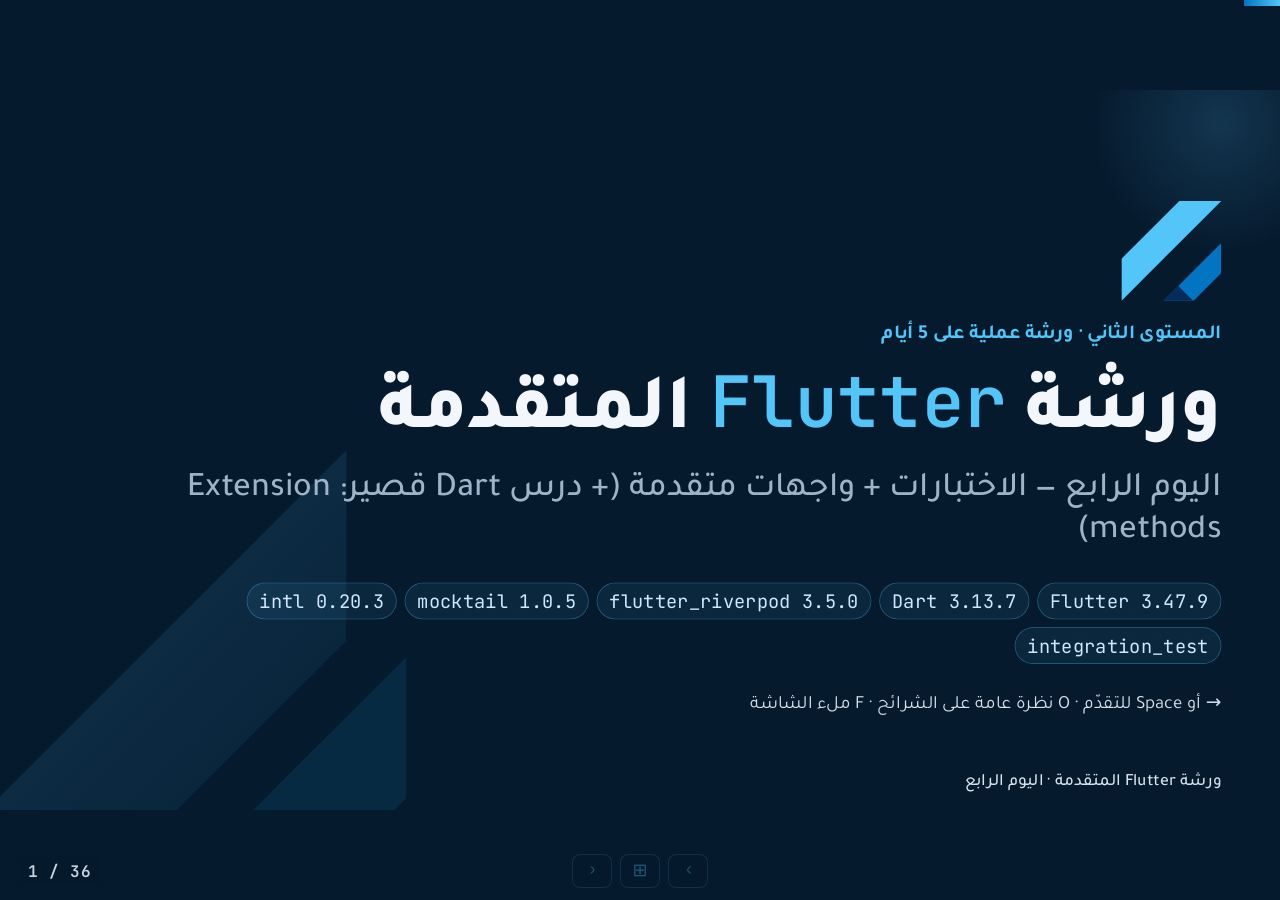
<file: day4/presentation.html>
<!doctype html>
<html lang="ar" dir="rtl">
<head>
<meta charset="utf-8">
<meta name="viewport" content="width=device-width, initial-scale=1">
<title>ورشة Flutter المتقدمة — اليوم الرابع</title>
<meta name="description" content="عرض اليوم الرابع: الاختبارات (unit · widget · integration) + واجهات متقدمة (أنيميشن، Slivers، CustomPainter، ثيمات، ترجمة) + درس Dart قصير (Extension methods) — يطابق أمثلة day4_examples/lib/lessons">
<link href="../assets/fonts/fonts.css" rel="stylesheet"><!-- خطوط محلية: يعمل العرض بدون إنترنت -->
<style>
/* ============================================================
   Identity: Dart/Flutter navy + sky, amber for "run" cues
   ============================================================ */
:root{
  --bg:#061A2E; --bg2:#0B2A47; --card:#0E3156; --code:#04111F;
  --ink:#F3F7FB; --muted:#9FB3C8; --sky:#54C5F8; --blue:#13B9FD; --deep:#0175C2;
  --amber:#FFC108; --teal:#2EE6A6; --rose:#FF6B81;
  --sans:'Tajawal',system-ui,sans-serif; --mono:'JetBrains Mono','Fira Code',monospace;
  --ease:cubic-bezier(.2,.7,.2,1);
}
*{box-sizing:border-box}
html,body{margin:0;height:100%;background:var(--bg);color:var(--ink);font-family:var(--sans);overflow:hidden;-webkit-font-smoothing:antialiased}
button{font-family:inherit}
code{font-family:var(--mono)}

/* ---------- stage (16:9, scaled to fit) ---------- */
#stage{position:absolute;top:0;left:0;width:1920px;height:1080px;transform-origin:0 0;overflow:hidden;background:var(--bg);
  --enter:-80px;--leave:80px}
#stage.back{--enter:80px;--leave:-80px}
#stage::before{content:'';position:absolute;inset:0;background-image:radial-gradient(rgba(255,255,255,.05) 1.2px,transparent 1.2px);background-size:40px 40px;pointer-events:none}
.bgshape{position:absolute;pointer-events:none}
.bg1{left:-160px;bottom:-140px;width:680px;height:680px;background:linear-gradient(135deg,rgba(84,197,248,.18),rgba(1,117,194,.04));clip-path:polygon(0 100%,100% 0,100% 42%,42% 100%)}
.bg2{left:150px;bottom:-230px;width:460px;height:460px;background:rgba(19,185,253,.10);clip-path:polygon(0 100%,100% 0,100% 46%,46% 100%)}
.bg3{right:-120px;top:-160px;width:420px;height:420px;background:radial-gradient(circle at 50% 50%,rgba(84,197,248,.16),transparent 65%)}

/* ---------- slides & transitions (RTL: next enters from the left) ---------- */
.slide{position:absolute;inset:0;padding:90px 88px 64px;display:flex;flex-direction:column;
  opacity:0;visibility:hidden;transform:translateX(var(--enter));pointer-events:none;
  transition:opacity .55s var(--ease),transform .55s var(--ease),visibility 0s linear .55s}
.slide.active{opacity:1;visibility:visible;transform:none;pointer-events:auto;transition-delay:0s}
.slide.leaving{transform:translateX(var(--leave))}
.slide::before{content:attr(data-kicker);position:absolute;top:34px;right:88px;font-size:24px;font-weight:700;color:var(--sky);letter-spacing:.2px}
.slide::after{content:'ورشة Flutter المتقدمة · اليوم الرابع';position:absolute;bottom:26px;right:88px;font-size:22px;font-weight:500;color:#C9D6E3}

/* ---------- staggered entrance ---------- */
@keyframes rise{from{opacity:0;transform:translateY(26px)}to{opacity:1;transform:none}}
.slide.active .a{animation:rise .7s var(--ease) both;animation-delay:calc(var(--i,0)*90ms + 120ms)}
.slide.active .ln{animation:rise .45s var(--ease) both;animation-delay:calc(var(--pi,0)*90ms + var(--i,0)*38ms + 260ms)}

/* ---------- typography ---------- */
h1,h2,h3{margin:0;font-weight:800;line-height:1.2}
h2{font-size:60px;margin-bottom:24px}
h2 .en{font-family:var(--mono);font-weight:600;font-size:.78em;color:var(--sky);direction:ltr;unicode-bidi:isolate}
.body{flex:1;min-height:0;display:flex;flex-direction:column}
.cols{display:flex;gap:44px;flex:1;min-height:0;align-items:flex-start}
.col{min-width:0}
.col.text{flex:1}
.col.code{flex:1.5}
.cols.wide .col.code{flex:2}
.cols.even .col.code{flex:1}
.cols.diagram .col.text{flex:1.15}
.cols.diagram .col.dia{flex:1;align-self:stretch}
.cols.diagram.wd .col.text{flex:1}
.cols.diagram.wd .col.dia{flex:1.25}
.lead{font-size:34px;line-height:1.5;margin:0 0 22px;color:var(--ink)}
.lead b{color:var(--sky)}
ul.bul{list-style:none;margin:0;padding:0}
ul.bul li{position:relative;font-size:32px;line-height:1.45;padding-right:40px;margin-bottom:16px}
ul.bul li::before{content:'';position:absolute;right:6px;top:.62em;width:16px;height:16px;border-radius:5px;background:var(--sky);transform:rotate(45deg) scale(.9)}
ul.bul li b{color:var(--sky);font-weight:700}
ul.bul.tight li{font-size:30px;margin-bottom:12px}
.ic{font-family:var(--mono);font-size:.86em;background:rgba(84,197,248,.12);border:1px solid rgba(84,197,248,.25);border-radius:8px;padding:1px 10px;margin:0 4px;direction:ltr;unicode-bidi:isolate;color:#CFE6FF;white-space:nowrap}
.muted{color:var(--muted)}
.note{font-size:28px;line-height:1.5;color:var(--muted);margin-top:12px}

/* callouts */
.warn,.tip,.key{border-radius:18px;padding:16px 22px;font-size:29px;line-height:1.45;margin-top:14px;border:1px solid}
.warn{background:rgba(255,107,129,.10);border-color:rgba(255,107,129,.45)}
.tip{background:rgba(46,230,166,.09);border-color:rgba(46,230,166,.4)}
.key{background:rgba(255,193,8,.09);border-color:rgba(255,193,8,.45)}
.warn b,.tip b,.key b{font-weight:800}
.warn b{color:var(--rose)} .tip b{color:var(--teal)} .key b{color:var(--amber)}

/* ---------- code blocks ---------- */
pre.code{position:relative;margin:0;direction:ltr;text-align:left;background:var(--code);border:1px solid rgba(84,197,248,.24);
  border-radius:20px;padding:46px 22px 20px;font:500 27px/1.36 var(--mono);color:#E6EEF7;overflow:hidden;width:100%;
  box-shadow:0 20px 60px rgba(0,0,0,.35)}
pre.code.sm{font-size:25px;padding-top:42px}
pre.code::before{content:attr(data-file);position:absolute;top:0;right:0;font:500 19px/1 var(--mono);color:var(--muted);padding:10px 16px;background:rgba(255,255,255,.05);border-radius:0 19px 0 12px}
pre.code::after{content:'';position:absolute;top:14px;left:18px;width:12px;height:12px;border-radius:50%;background:var(--rose);box-shadow:20px 0 0 var(--amber),40px 0 0 var(--teal)}
pre.code code{display:block;white-space:pre}
.ln{display:block;white-space:pre;min-height:1.36em}
.kw{color:#FF8FB8}.ty{color:#8BE9FD}.st{color:#C3E88D}.nu{color:#FFD166}.cm{color:#AFC1D4;font-style:italic}.an{color:#FFC108}.fn{color:#D8EAFF}.ip{color:#FFD166}
.cm[dir=rtl],.st[dir=rtl]{unicode-bidi:isolate}
.ip{direction:ltr;unicode-bidi:isolate}
.stack{display:flex;flex-direction:column;gap:18px;width:100%}

/* run cue */
.run{margin-top:auto;display:flex;align-items:center;gap:26px;align-self:flex-start;background:rgba(255,193,8,.10);border:1.5px solid rgba(255,193,8,.55);border-radius:16px;padding:12px 22px;font-size:29px}
.run .lbl{font-weight:800;color:var(--amber);white-space:nowrap}
.run .lbl::before{content:'▶';display:inline-block;margin-left:10px;font-size:.8em}
.run code{direction:ltr;unicode-bidi:isolate;font-size:.92em;background:rgba(0,0,0,.35);padding:6px 14px;border-radius:10px;color:#FFE08A}
.run .menu{color:#C9D6E3;font-size:1em;border-right:2px solid rgba(255,193,8,.4);padding-right:24px}
.run .menu .ic{font-size:.9em}
.body + .run{margin-top:22px}

/* tables */
table.tbl{width:100%;border-collapse:collapse;font-size:29px;line-height:1.4}
table.tbl th{background:rgba(84,197,248,.14);color:var(--sky);font-weight:800;text-align:right;padding:14px 20px;border-bottom:2px solid rgba(84,197,248,.4)}
table.tbl td{padding:14px 20px;border-bottom:1px solid rgba(255,255,255,.09);vertical-align:top}
table.tbl tr:last-child td{border-bottom:0}
table.tbl td.mono{font-family:var(--mono);direction:ltr;text-align:left;color:#CFE6FF;font-size:26px}
table.tbl th.l{text-align:left;direction:ltr}
table.tbl td b{color:var(--sky)}
table.tbl .ok{color:var(--teal);font-weight:800} table.tbl .no{color:var(--rose);font-weight:800}

/* chips / cards */
.chips{display:flex;flex-wrap:wrap;gap:12px}
.chips span{font-family:var(--mono);direction:ltr;unicode-bidi:isolate;font-size:24px;padding:8px 18px;border-radius:999px;border:1px solid rgba(84,197,248,.4);background:rgba(84,197,248,.08);color:#CFE6FF}
.cards{display:grid;gap:22px}
.cards.two{grid-template-columns:1fr 1fr}
.cards.three{grid-template-columns:1fr 1fr 1fr}
.card{background:rgba(255,255,255,.04);border:1px solid rgba(84,197,248,.22);border-radius:20px;padding:22px 26px}
.card h3{font-size:32px;color:var(--sky);margin-bottom:12px}
.card h3 .ic{font-size:.8em}
.card p,.card li{font-size:28px;line-height:1.45;margin:0}
.card ol,.card ul{margin:0;padding-right:28px}
.card li{margin-bottom:8px}

/* agenda */
.agenda{display:grid;grid-template-columns:1fr 1fr;gap:30px;flex:1}
.agenda .part{background:rgba(255,255,255,.035);border:1px solid rgba(84,197,248,.25);border-radius:24px;padding:26px 30px}
.agenda h3{font-size:38px;color:var(--sky);margin-bottom:16px;display:flex;align-items:center;gap:14px}
.agenda h3 .tag{font-family:var(--mono);font-size:24px;background:var(--deep);color:#fff;border-radius:10px;padding:4px 12px;direction:ltr}
.agenda ol{margin:0;padding-right:34px;font-size:30px;line-height:1.55}
.agenda li span{color:var(--muted);font-size:.85em}

/* title + divider */
.slide.title,.slide.divider{justify-content:center;align-items:flex-start}
.slide.title::before,.slide.divider::before{content:none}
.slide.title .kick,.slide.divider .kick{font-size:30px;color:var(--sky);font-weight:700;margin-bottom:18px}
.slide.title h1{font-size:118px;letter-spacing:-.5px;margin-bottom:10px}
.slide.title h1 .en{font-family:var(--mono);font-weight:600;color:var(--sky);direction:ltr;unicode-bidi:isolate;font-size:.9em}
.slide.title h2{font-size:52px;font-weight:500;color:var(--muted);margin-bottom:44px}
.slide.title .hint{margin-top:40px;color:var(--muted);font-size:26px}
.slide.divider h1{font-size:120px}
.slide.divider .big{font-size:64px;color:var(--sky);font-weight:800;margin-bottom:14px}
.slide.divider .sub{font-size:34px;color:var(--muted);margin-top:16px;max-width:1300px;line-height:1.5}
.mark{position:relative;width:150px;height:150px;margin-bottom:34px}
.mark i{position:absolute;display:block}
.mark .m1{left:0;top:0;width:150px;height:150px;background:var(--sky);clip-path:polygon(0 58%,58% 0,100% 0,0 100%)}
.mark .m2{left:0;top:0;width:150px;height:150px;background:var(--deep);clip-path:polygon(42% 100%,100% 42%,100% 72%,72% 100%)}
.mark .m3{left:0;top:0;width:150px;height:150px;background:#042B59;clip-path:polygon(42% 100%,57% 85%,72% 100%)}

/* recap, exercises */
.recap{display:grid;grid-template-columns:1fr 1fr;gap:34px;flex:1}
.recap .part h3{font-size:34px;color:var(--sky);margin-bottom:14px}
.recap ul{list-style:none;margin:0;padding:0}
.recap li{font-size:28px;line-height:1.45;padding:9px 0;border-bottom:1px solid rgba(255,255,255,.08)}
.recap li b{color:var(--ink);font-weight:800}
.recap li .ic{font-size:.82em}
.ex{counter-reset:ex;list-style:none;margin:0;padding:0;display:grid;grid-template-columns:1fr 1fr;gap:18px 26px}
.ex li{counter-increment:ex;position:relative;background:rgba(255,255,255,.04);border:1px solid rgba(84,197,248,.22);border-radius:18px;padding:18px 84px 18px 22px;font-size:28px;line-height:1.45}
.ex li::before{content:counter(ex);position:absolute;right:20px;top:16px;width:46px;height:46px;border-radius:12px;background:var(--amber);color:#042B59;font-weight:800;font-size:28px;display:flex;align-items:center;justify-content:center}
.ex li.wide{grid-column:1/-1}

/* day 2 preview */
.next{display:grid;grid-template-columns:1fr 1fr;gap:30px;margin-top:10px}
.next .card h3{font-size:40px}
.next .card li{font-size:29px}

/* timing bars (slide 5) */
.bars{display:flex;flex-direction:column;gap:14px;margin-top:18px}
.bars .bar span{display:block;font-size:27px;margin-bottom:6px;color:var(--muted)}
.bars .bar i{display:block;width:var(--w);font-style:normal;font-family:var(--mono);font-size:24px;padding:8px 16px;border-radius:10px;background:linear-gradient(90deg,var(--deep),var(--sky));color:#042B59;font-weight:600;direction:ltr;text-align:left;transform-origin:right}
.slide.active .bars .bar i{animation:grow .9s var(--ease) both;animation-delay:calc(var(--i,0)*90ms + 500ms)}
@keyframes grow{from{transform:scaleX(0)}to{transform:none}}

/* layer stack (DI) */
.layers{display:flex;flex-direction:column;gap:10px}
.layers .ly{background:var(--card);border:1.5px solid rgba(84,197,248,.4);border-radius:14px;padding:12px 18px;font-size:27px;display:flex;justify-content:space-between;align-items:center;gap:12px}
.layers .ly code{color:#CFE6FF;font-size:24px;direction:ltr}
.layers .arrow{text-align:center;color:var(--sky);font-size:26px;line-height:1}

/* class-modifier mini table */
.mods{display:grid;grid-template-columns:auto 1fr;gap:10px 18px;align-items:center;font-size:28px}
.mods code{font-size:26px;color:var(--amber);direction:ltr}

/* ============================================================
   Diagrams (base CSS = final state; .play adds motion)
   ============================================================ */
.diagram{position:relative;width:100%;height:100%}
@keyframes fadein{from{opacity:0}to{opacity:1}}
@keyframes pop{from{opacity:0;transform:scale(.6)}to{opacity:1;transform:none}}
@keyframes dim{from{opacity:1}to{opacity:.3}}

/* 1) event loop */
.el{display:flex;flex-direction:column;gap:6px}
.el .lane{display:flex;align-items:center;gap:22px;background:rgba(255,255,255,.04);border:1px solid rgba(84,197,248,.25);border-radius:16px;padding:10px 20px;min-height:86px}
.el .lane.ev{border-color:rgba(255,193,8,.4)}
.el .lt{width:330px;flex:none;font-size:25px;color:var(--sky);font-weight:700;line-height:1.2}
.el .lt small{display:block;font:500 19px/1.3 var(--sans);color:#C9D6E3;margin-top:4px}
.el .lane.ev .lt{color:var(--amber)}
.el .chips{gap:10px}
.el .chip{font:700 27px/1 var(--mono);background:var(--deep);color:#fff;padding:13px 18px;border-radius:12px;border:0}
.el .lane.ev .chip{background:#8a6400}
.el .larrow{display:flex;align-items:center;gap:14px;padding:0 44px;color:var(--amber);font-size:20px;line-height:1.2}
.el .larrow i{font-style:normal;font-size:34px;line-height:1}
.el .larrow b{font-weight:800}
.el .console{flex:1;display:flex;flex-direction:column;justify-content:center;margin-top:8px;background:var(--code);border-radius:16px;padding:10px 22px;font:500 26px/1.45 var(--mono);direction:ltr;text-align:left;border:1px solid rgba(84,197,248,.2)}
.el .console .ct{color:#C9D6E3;font-family:var(--sans);direction:rtl;text-align:right;font-size:22px;margin-bottom:4px}
.el .o{color:#C3E88D;unicode-bidi:isolate} .el .o.ev{color:#FFD166}
.play.el .chip{animation:pop .4s both var(--d),dim .5s forwards var(--dc)}
.play.el .o{animation:fadein .35s both var(--d)}

/* 4) riverpod graph (fixed 900x640 coordinate space) */
.rp{width:940px;height:760px}
.rp .scope{position:absolute;left:0;right:0;top:0;height:470px;border:2px dashed rgba(84,197,248,.65);border-radius:26px}
.rp .scope-title{position:absolute;top:-22px;right:34px;background:var(--bg);padding:0 14px;color:var(--sky);font:800 27px var(--sans)}
.rp .scope-title code{color:var(--sky)}
.rp .node,.rp .wnode{position:absolute;background:var(--card);border:2px solid var(--sky);border-radius:16px;display:flex;flex-direction:column;align-items:center;justify-content:center;gap:6px;padding:8px 12px}
.rp .node{width:300px;height:130px}
.rp .node b,.rp .wnode b{font:700 27px var(--mono);direction:ltr;unicode-bidi:isolate;color:var(--ink)}
.rp .node small,.rp .wnode small{font:500 23px/1.3 var(--sans);color:#D5E1EC;text-align:center}
.rp .wnode small{font-family:var(--mono);direction:ltr;unicode-bidi:isolate;font-size:20px}
.rp .p1{top:90px;right:50px}
.rp .p2{top:90px;left:50px}
.rp .p3{top:300px;left:300px;width:340px;border-color:var(--teal)}
.rp .wnode{top:550px;width:430px;height:150px;border-color:rgba(255,255,255,.45)}
.rp .w1{right:30px}
.rp .w2{left:30px}
.rp .flag{position:absolute;top:-18px;left:16px;background:var(--amber);color:#042B59;font:800 20px var(--sans);padding:3px 12px;border-radius:999px;opacity:0}
.rp svg{position:absolute;inset:0;width:100%;height:100%;pointer-events:none;overflow:visible}
.rp svg line,.rp svg path{stroke:rgba(255,255,255,.45);stroke-width:3;fill:none;marker-start:url(#dot);marker-end:url(#arr)}
.rp svg text{fill:#C9D6E3;font:600 20px var(--mono);direction:ltr;text-anchor:start}
.rp .pulse{position:absolute;left:0;top:0;width:22px;height:22px;border-radius:50%;background:var(--amber);box-shadow:0 0 18px var(--amber);opacity:0;offset-rotate:0deg}
.rp .pu1{offset-path:path('M245 550 L160 220')}
.rp .pu2{offset-path:path('M300 220 L380 300')}
.rp .pu3{offset-path:path('M470 430 L695 550')}
.play.rp .pulse{animation:travel .8s linear both;animation-delay:var(--d)}
.play.rp .flash{animation:flash 1s both var(--d)}
.play.rp .flag{animation:flagin 1.4s both var(--d)}
@keyframes travel{0%{offset-distance:0%;opacity:1}90%{opacity:1}100%{offset-distance:100%;opacity:0}}
@keyframes flash{0%{box-shadow:none}30%{box-shadow:0 0 0 5px var(--amber),0 0 40px var(--amber)}100%{box-shadow:none}}
@keyframes flagin{0%{opacity:0;transform:translateY(8px)}20%{opacity:1;transform:none}80%{opacity:1}100%{opacity:0}}

/* 5) autoDispose */
.ad{display:flex;gap:26px}
.ad .screens{display:flex;flex-direction:column;align-items:center;gap:8px;width:330px}
.ad .scr{width:300px;border:3px solid rgba(255,255,255,.28);border-radius:20px;overflow:hidden;background:#0d2440}
.ad .bar{background:var(--deep);padding:7px 12px;font:700 20px var(--mono);direction:ltr;text-align:left;white-space:nowrap}
.ad .scr ul{list-style:none;margin:0;padding:8px 14px;font-size:24px}
.ad .scr li{padding:6px 0;border-bottom:1px solid rgba(255,255,255,.08)}
.ad .scr li.hi{color:var(--sky);font-weight:700}
.ad .scr .bd{padding:14px;font-size:24px;line-height:1.5;text-align:center}
.ad .nav{display:flex;gap:26px;font-size:24px;color:#C9D6E3;font-weight:700}
.ad .nav span{padding:4px 12px;border-radius:999px;border:1px solid rgba(255,255,255,.2)}
.ad .store{flex:1;border:2px dashed rgba(84,197,248,.65);border-radius:24px;padding:36px 22px 22px;position:relative;display:flex;flex-direction:column;gap:18px;justify-content:center}
.ad .stt{position:absolute;top:-20px;right:28px;background:var(--bg);padding:0 12px;color:var(--sky);font-weight:800;font-size:25px}
.ad .pv{background:var(--card);border:2px solid var(--sky);border-radius:16px;padding:14px 18px;display:flex;flex-wrap:wrap;gap:10px;align-items:center}
.ad .pv b{font:700 25px var(--mono);direction:ltr;unicode-bidi:isolate;flex-basis:100%;color:var(--ink)}
.ad .s{font-size:24px;padding:5px 14px;border-radius:999px;background:rgba(255,255,255,.08)}
.ad .s.drop{background:rgba(255,107,129,.15)} .ad .s.keep{background:rgba(255,193,8,.15)} .ad .s.create{background:rgba(46,230,166,.15)}
.ad .log{font:500 27px/1.5 var(--mono);direction:ltr;text-align:left;color:#C9D6E3;background:var(--code);border-radius:12px;padding:12px 16px}
.play.ad .s1{animation:scrA 9s both}
.play.ad .s2{animation:scrB 9s both}
.play.ad .push{animation:navP 9s both} .play.ad .pop{animation:navQ 9s both}
.play.ad .pv1{animation:life1 9s both} .play.ad .pv2{animation:life2 9s both}
.play.ad .s{opacity:0}
.play.ad .s.c1{animation:chipA 9s both} .play.ad .s.k1{animation:chipK 9s both}
.play.ad .s.d2{animation:chipD2 9s both} .play.ad .s.d1{animation:chipD1 9s both}
@keyframes scrA{0%,12%{border-color:var(--sky);box-shadow:0 0 30px rgba(84,197,248,.5)}16%,40%{border-color:rgba(255,255,255,.28);box-shadow:none}44%,100%{border-color:var(--sky);box-shadow:0 0 30px rgba(84,197,248,.5)}}
@keyframes scrB{0%,12%{border-color:rgba(255,255,255,.28);box-shadow:none}16%,40%{border-color:var(--sky);box-shadow:0 0 30px rgba(84,197,248,.5)}44%,100%{border-color:rgba(255,255,255,.28);box-shadow:none}}
@keyframes navP{0%,10%{color:var(--muted)}13%,17%{color:var(--amber);border-color:var(--amber)}22%,100%{color:var(--muted)}}
@keyframes navQ{0%,38%{color:var(--muted)}41%,45%{color:var(--amber);border-color:var(--amber)}50%,100%{color:var(--muted)}}
@keyframes life1{0%,15%{opacity:0;transform:translateY(14px)}19%,80%{opacity:1;transform:none}86%,100%{opacity:.18}}
@keyframes life2{0%,15%{opacity:0;transform:translateY(14px)}19%,46%{opacity:1;transform:none}52%,100%{opacity:.18}}
@keyframes chipA{0%,17%{opacity:0}21%,100%{opacity:1}}
@keyframes chipK{0%,47%{opacity:0}51%,100%{opacity:1}}
@keyframes chipD2{0%,47%{opacity:0}51%,100%{opacity:1}}
@keyframes chipD1{0%,81%{opacity:0}85%,100%{opacity:1}}


/* ---------- v2: lesson header + Dart/Riverpod tags ---------- */
.lh{display:flex;align-items:center;gap:16px;margin-bottom:8px}
.lh .num{width:50px;height:50px;border-radius:14px;background:var(--sky);color:#042B59;font:800 30px var(--mono);display:flex;align-items:center;justify-content:center;flex:none}
.lh .lt{font-size:30px;font-weight:700;color:var(--sky)}
.tag{font:700 21px var(--mono);padding:3px 14px;border-radius:999px;border:1.5px solid;direction:ltr;unicode-bidi:isolate;vertical-align:middle}
.tag.dart{color:var(--amber);border-color:var(--amber)}
.tag.riv{color:var(--teal);border-color:var(--teal)}
/* agenda lesson cards */
.lgrid{display:grid;grid-template-columns:1fr 1fr;gap:14px 26px}
.lcard{display:flex;align-items:center;gap:16px;background:rgba(255,255,255,.04);border:1px solid rgba(84,197,248,.22);border-radius:16px;padding:12px 18px;min-width:0}
.lcard .num{width:48px;height:48px;border-radius:12px;background:var(--deep);color:#fff;font:800 28px var(--mono);display:flex;align-items:center;justify-content:center;flex:none}
.lcard.dart .num{background:var(--amber);color:#042B59}
.lcard .t{font-size:30px;font-weight:700;flex:1;min-width:0}
.lcard .t .tag{font-size:19px;margin-right:10px}
.lcard .f{font:500 20px var(--mono);color:#C9D6E3;direction:ltr;unicode-bidi:isolate;white-space:nowrap}
/* tips slides (amber identity, visible in the O overview) */
.slide.tips::before{color:var(--amber)}
.slide.tips h2{color:var(--amber)}
.tipbar{position:absolute;top:0;right:0;bottom:0;width:14px;background:linear-gradient(180deg,var(--amber),rgba(255,193,8,.15))}
.tiplist{display:flex;flex-direction:column;gap:14px}
.tipcard{display:flex;gap:20px;align-items:flex-start;background:rgba(255,193,8,.07);border:1px solid rgba(255,193,8,.35);border-radius:18px;padding:14px 20px}
.tipcard .n{flex:none;width:46px;height:46px;border-radius:50%;background:var(--amber);color:#042B59;font:800 26px var(--mono);display:flex;align-items:center;justify-content:center;margin-top:2px}
.tipcard .tx{flex:1;min-width:0;font-size:29px;line-height:1.45}
.tipcard .tx .ic{font-size:.84em}
.tipcard pre.code{margin-top:10px}
pre.code.tip{padding:12px 20px 10px;font-size:24px;box-shadow:none;border-color:rgba(255,193,8,.3)}
pre.code.tip::before,pre.code.tip::after{display:none}
/* FutureBuilder: rebuild -> new request counter */
.fb{display:flex;flex-direction:column;gap:16px;justify-content:center}
.fb .fbbtn{align-self:center;max-width:100%;background:var(--deep);color:#fff;border-radius:14px;padding:10px 24px;font:700 25px var(--sans);display:flex;gap:14px;align-items:center;text-align:center;line-height:1.35}
.fb .fbbtn code{color:#FFE08A;direction:ltr;unicode-bidi:isolate}
.fb .fbpanels{display:flex;gap:16px}
.fb .fbp{flex:1;min-width:0;border-radius:18px;padding:14px 18px;border:2px solid;display:flex;flex-direction:column;gap:10px}
.fb .fbp.bad{border-color:var(--rose);background:rgba(255,107,129,.08)}
.fb .fbp.good{border-color:var(--teal);background:rgba(46,230,166,.08)}
.fb h4{margin:0;font-size:25px;line-height:1.3}
.fb .reqs{display:flex;gap:8px;font-size:38px;min-height:52px;line-height:1.3}
.fb .reqs i{font-style:normal}
.fb .cnt{position:relative;min-height:44px;font-size:26px;font-weight:700}
.fb .cnt b{position:absolute;right:0;top:0;white-space:nowrap;max-width:100%;overflow:hidden;text-overflow:ellipsis}
.fb .good .cnt b{position:static;display:block}
.fb .cnt b.c1,.fb .cnt b.c2,.fb .cnt b.c3{opacity:0}
.play.fb .reqs i{animation:pop .4s both var(--d)}
.play.fb .fbbtn{animation:btnpulse 1s 4 .3s}
.play.fb .cnt .c1{animation:kc1 6s both}.play.fb .cnt .c2{animation:kc2 6s both}.play.fb .cnt .c3{animation:kc3 6s both}.play.fb .cnt .c4{animation:kc4 6s both}
@keyframes btnpulse{0%,100%{box-shadow:none;transform:none}30%{box-shadow:0 0 0 6px rgba(255,193,8,.5);transform:scale(1.04)}}
@keyframes kc1{0%,9%{opacity:0}10%,25%{opacity:1}26%,100%{opacity:0}}
@keyframes kc2{0%,25%{opacity:0}26%,42%{opacity:1}43%,100%{opacity:0}}
@keyframes kc3{0%,42%{opacity:0}43%,59%{opacity:1}60%,100%{opacity:0}}
@keyframes kc4{0%,59%{opacity:0}60%,100%{opacity:1}}
.fb .bridge{background:rgba(84,197,248,.1);border:1px solid rgba(84,197,248,.4);border-radius:14px;padding:12px 18px;font-size:27px;line-height:1.45}
/* ---------- v3 readability (floor 24px) + layout ---------- */
.slide::before{font-size:26px}
.slide::after{font-size:24px;color:#D5E1EC}
.slide.title .hint{font-size:26px;color:#D5E1EC}
.tag{font-size:23px;padding:4px 16px}
.lcard .t .tag{font-size:23px}
.lgrid{gap:22px 26px}
.lcard{padding:22px 22px}
.lcard .f{font-size:24px}
.lcard .t{font-size:32px}
.el .lt small{font-size:24px;color:#D5E1EC}
.el .larrow{font-size:25px}
.el .console .ct{font-size:24px}
.rp .node small{font-size:25px;color:#E3ECF5}
.rp .wnode small{font-size:24px;color:#E3ECF5}
.rp svg text{font-size:24px;fill:#E3ECF5;font-weight:700}
.rp svg line,.rp svg path{stroke:rgba(255,255,255,.7)}
.fb h4{font-size:27px}
.fb .cnt{font-size:27px}
.fb .fbbtn{font-size:26px}
.fb .bridge{font-size:30px;line-height:1.5;padding:18px 22px}
.fb .fbp{padding:18px 20px;gap:14px}
.fb .reqs{font-size:44px;min-height:60px}
.fb{gap:22px}
.next .card h3{font-size:42px;margin-bottom:16px}
.next .card li{font-size:33px;line-height:1.5;margin-bottom:12px}
.next .card{padding:28px 32px}
.tag{font-size:24px}
.lcard .t .tag{font-size:24px}
.lcard{min-height:118px}
bdi[dir=ltr]{font-family:var(--mono);font-weight:600;font-size:.95em}
.el .larrow bdi[dir=ltr]{color:var(--amber)}
.el .larrow .n{display:inline-flex;flex:none;width:40px;height:40px;border-radius:50%;background:var(--amber);color:#042B59;font:800 24px var(--mono);align-items:center;justify-content:center}
.lcard{min-height:136px}
/* run bar: several chips */
.run code + code{margin-right:0}


/* ============================================================
   Day 4: tags + diagrams (testing pyramid, controller timeline,
   intervals, sliver model, ring, breakpoints)
   ============================================================ */
.tag.test{color:var(--rose);border-color:var(--rose)}
.tag.ui{color:var(--sky);border-color:var(--sky)}
.lcard.test .num{background:#9C2F48}
.lgrid.nine{gap:14px 26px}
.lgrid.nine{grid-auto-rows:1fr}
.lgrid.nine .lcard{min-height:100px;padding:12px 20px}
.slide.title .chips span{font-size:28px}
.slide.title .hint{font-size:28px}
.slide.title::after{font-size:26px}
.next.four{grid-template-columns:1fr 1fr;gap:22px}
.next.four .card{padding:20px 28px}
.next.four .card h3{font-size:38px;margin-bottom:8px}
.next.four .card li{font-size:30px;margin-bottom:6px}
.cards .card + .card{margin-top:0}
.cards{margin-bottom:6px}
.cols.diagram.wt .col.text{flex:1.45}

/* testing pyramid */
.pyr{display:flex;flex-direction:column;gap:22px;justify-content:center}
.pyr .tri{position:relative;display:flex;flex-direction:column;align-items:center;gap:12px;padding:0 64px}
.pyr .lv{display:flex;flex-direction:column;align-items:center;justify-content:center;gap:4px;height:156px;clip-path:polygon(8% 0,92% 0,100% 100%,0 100%);text-align:center;color:#042B59}
.pyr .lv b{font:800 34px/1.3 var(--mono);direction:ltr}
.pyr .lv small{font:600 24px/1.2 var(--mono);direction:ltr;unicode-bidi:isolate}
.pyr .lv .tm{font:800 24px/1.3 var(--sans);background:rgba(4,43,89,.16);border-radius:999px;padding:2px 16px}
.pyr .l3{width:56%;background:var(--amber)}
.pyr .l2{width:78%;background:var(--sky)}
.pyr .l1{width:100%;background:var(--teal)}
.pyr .side{position:absolute;top:0;bottom:0;width:40px;display:flex;flex-direction:column;align-items:center;gap:4px}
.pyr .side span{font-size:30px;line-height:1}
.pyr .side i{flex:1;width:12px;border-radius:6px}
.pyr .side.up{right:6px;color:var(--amber)}
.pyr .side.up i{background:linear-gradient(0deg,rgba(255,193,8,.12),var(--amber));transform-origin:bottom}
.pyr .side.dn{left:6px;color:var(--teal)}
.pyr .side.dn i{background:linear-gradient(180deg,rgba(46,230,166,.12),var(--teal));transform-origin:top}
.pyr .legend{display:flex;gap:18px;font-size:26px;line-height:1.35}
.pyr .legend span{flex:1;border-radius:14px;padding:10px 16px;background:rgba(255,255,255,.05)}
.pyr .legend .hi{border:1.5px solid var(--amber)}
.pyr .legend .lo{border:1.5px solid var(--teal)}
.play.pyr .lv{animation:pop .55s both var(--d)}
.play.pyr .lv .tm{animation:fadein .4s both;animation-delay:calc(var(--d) + .6s)}
.play.pyr .side i{animation:growy 1s both 3.1s}
.play.pyr .side span{animation:fadein .4s both 3.8s}
.play.pyr .legend span{animation:fadein .5s both 4s}
@keyframes growy{from{transform:scaleY(0)}to{transform:none}}

/* AnimationController timeline */
.act{display:flex;flex-direction:column;gap:4px;justify-content:center}
.act .lane{display:flex;align-items:center;gap:20px;background:rgba(255,255,255,.04);border:1px solid rgba(84,197,248,.25);border-radius:16px;padding:10px 20px;min-height:104px}
.act .lt{width:230px;flex:none;font:800 27px/1.2 var(--mono);color:var(--sky)}
.act .lt small{display:block;font:500 24px/1.3 var(--sans);color:#D5E1EC;margin-top:4px}
.act .viz{flex:1;min-width:0;position:relative;direction:ltr}
.act .ticks{display:flex;flex-wrap:nowrap;gap:8px}
.act .ticks i{flex:none;width:20px;height:20px;border-radius:50%;background:var(--amber)}
.act .trk{position:relative;height:32px}
.act .trk::before{content:'';position:absolute;left:0;right:0;top:12px;height:8px;border-radius:4px;background:rgba(255,255,255,.16)}
.act .dot{position:absolute;top:0;left:calc(100% - 32px);width:32px;height:32px;border-radius:50%}
.act .dot.lin{background:var(--sky);box-shadow:0 0 16px var(--sky)}
.act .dot.cur{background:var(--amber);box-shadow:0 0 16px var(--amber)}
.act .scale{display:flex;justify-content:space-between;font:600 24px/1.3 var(--mono);color:#C9D6E3;margin-top:4px}
.act .viz.w{height:90px;display:flex;align-items:center;gap:24px;padding-left:14px}
.act .cap{font:600 24px/1.3 var(--mono);color:#D5E1EC}
.act .wdg{flex:none;width:62px;height:62px;border-radius:16px;background:var(--sky);display:flex;align-items:center;justify-content:center;font-size:38px;transform:rotate(360deg) scale(1.2)}
.act .ar{text-align:center;color:var(--amber);font-size:25px;line-height:1.2}
.play.act .ticks i{animation:tickon .3s both;animation-delay:calc(var(--k)*.16s + .3s)}
.play.act .dot.lin{animation:slide 2s linear both .4s}
.play.act .dot.cur{animation:slide 2s cubic-bezier(.175,.885,.32,1.275) both .4s}
.play.act .wdg{animation:spin 2s cubic-bezier(.175,.885,.32,1.275) both .4s}
@keyframes tickon{0%{background:rgba(255,255,255,.14);transform:scale(.6)}60%{transform:scale(1.3)}100%{background:var(--amber);transform:none}}
@keyframes slide{from{left:0}to{left:calc(100% - 32px)}}
@keyframes spin{from{transform:rotate(0) scale(.6)}to{transform:rotate(360deg) scale(1.2)}}

/* Interval bars */
.ivl{display:flex;flex-direction:column;gap:12px;margin-top:18px;direction:ltr}
.ivl .row{display:flex;align-items:center;gap:14px}
.ivl .row b{width:100px;flex:none;font:700 24px var(--mono);color:var(--sky);text-align:left}
.ivl .tr{position:relative;flex:1;height:46px;border-radius:10px;background:rgba(255,255,255,.07)}
.ivl .seg{position:absolute;top:0;bottom:0;left:var(--s);width:var(--w);border-radius:10px;background:linear-gradient(90deg,var(--deep),var(--sky));transform-origin:left;font:700 24px/46px var(--mono);color:#042B59;text-align:center;white-space:nowrap}
.ivl .axis{display:flex;justify-content:space-between;font:500 24px var(--mono);color:#C9D6E3;padding-left:114px}
.play.ivl .seg{animation:grow .8s var(--ease) both;animation-delay:var(--d)}

/* sliver scroll model */
.slv{display:flex;gap:26px;align-items:center;justify-content:center}
.slv .ph{position:relative;flex:none;width:360px;height:640px;border:4px solid rgba(255,255,255,.3);border-radius:34px;overflow:hidden;background:#0d2440}
.slv .sab{position:absolute;left:0;right:0;top:0;height:76px;background:linear-gradient(180deg,var(--deep),#0b4f86);display:flex;align-items:flex-end;padding:0 18px 16px;font:800 26px/1.2 var(--sans);z-index:3}
.slv .pin{position:absolute;left:0;right:0;top:76px;height:52px;background:#16406b;border-bottom:2px solid var(--sky);font:700 24px/1.2 var(--sans);display:flex;align-items:center;padding:0 18px;z-index:2}
.slv .scr{position:absolute;left:0;right:0;top:128px;bottom:0;overflow:hidden}
.slv .trk{margin-top:-300px}
.slv .grid{display:grid;grid-template-columns:1fr 1fr;gap:10px;padding:12px;height:224px}
.slv .grid i{font-style:normal;display:flex;align-items:center;justify-content:center;border-radius:12px;background:rgba(84,197,248,.18);font-size:24px}
.slv .li{height:68px;display:flex;align-items:center;padding:0 18px;border-bottom:1px solid rgba(255,255,255,.08);font-size:24px}
.slv .steps{flex:1;min-width:0;display:flex;flex-direction:column;gap:16px}
.slv .st{border:1.5px solid rgba(84,197,248,.25);background:rgba(255,255,255,.04);border-radius:16px;padding:12px 16px;font-size:25px;line-height:1.4}
.slv .st b{display:block;font:700 24px var(--mono);color:var(--amber);direction:ltr;text-align:right}
.play.slv .sab{animation:sabH 9s var(--ease) both}
.play.slv .pin{animation:pinT 9s var(--ease) both}
.play.slv .scr{animation:scrT 9s var(--ease) both}
.play.slv .trk{animation:trkY 9s var(--ease) both}
.play.slv .s1{animation:hl1 9s both}.play.slv .s2{animation:hl2 9s both}.play.slv .s3{animation:hl3 9s both}
@keyframes sabH{0%,10%{height:236px}45%,100%{height:76px}}
@keyframes pinT{0%,10%{top:236px}45%,100%{top:76px}}
@keyframes scrT{0%,10%{top:288px}45%,100%{top:128px}}
@keyframes trkY{0%,48%{margin-top:0}82%,100%{margin-top:-300px}}
@keyframes hl1{0%,12%{border-color:var(--amber);background:rgba(255,193,8,.12)}18%,100%{border-color:rgba(84,197,248,.25);background:rgba(255,255,255,.04)}}
@keyframes hl2{0%,38%{border-color:rgba(84,197,248,.25);background:rgba(255,255,255,.04)}44%,55%{border-color:var(--amber);background:rgba(255,193,8,.12)}60%,100%{border-color:rgba(84,197,248,.25);background:rgba(255,255,255,.04)}}
@keyframes hl3{0%,70%{border-color:rgba(84,197,248,.25);background:rgba(255,255,255,.04)}78%,100%{border-color:var(--amber);background:rgba(255,193,8,.12)}}

/* progress ring */
.ring{display:flex;align-items:center;gap:28px;margin-top:10px}
.ring .rbox{position:relative;flex:none;width:280px;height:280px}
.ring svg{display:block;width:280px;height:280px}
.ring .rt{fill:none;stroke:rgba(255,255,255,.14);stroke-width:22}
.ring .ra{fill:none;stroke:var(--sky);stroke-width:22;stroke-linecap:round;stroke-dasharray:65 100;transform:rotate(-90deg);transform-origin:150px 150px}
.ring .rl{position:absolute;left:0;right:0;top:104px;text-align:center;font:800 52px/1.35 var(--mono)}
.ring .rnote{flex:1;min-width:0;display:flex;flex-direction:column;gap:14px;font-size:26px;line-height:1.4}
.ring .rnote span{border-radius:12px;padding:8px 14px;background:rgba(255,255,255,.05);border:1px solid rgba(84,197,248,.25)}
.play.ring .ra{animation:sweep 1.6s var(--ease) both .3s}
@keyframes sweep{from{stroke-dasharray:0 100}to{stroke-dasharray:65 100}}

/* breakpoints (container queries) */
.rsp{display:flex;flex-direction:column;gap:18px;justify-content:center;align-items:flex-start;direction:ltr}
.rsp .win{container-type:inline-size;width:100%;border:3px solid rgba(255,255,255,.3);border-radius:18px;overflow:hidden;background:#0d2440}
.rsp .wbar{display:flex;gap:8px;padding:10px 14px;background:rgba(255,255,255,.06)}
.rsp .wbar i{width:14px;height:14px;border-radius:50%;background:rgba(255,255,255,.3)}
.rsp .wbody{display:flex;height:300px}
.rsp .rail{flex:none;width:150px;display:flex;flex-direction:column;gap:12px;padding:16px 14px;background:rgba(84,197,248,.12)}
.rsp .rail i,.rsp .bnav i{display:block;height:30px;border-radius:8px;background:rgba(84,197,248,.45)}
.rsp .main{flex:1;min-width:0;display:grid;grid-template-columns:repeat(4,1fr);gap:10px;padding:14px;align-content:start}
.rsp .main i{display:block;height:58px;border-radius:10px;background:var(--deep)}
.rsp .side{flex:none;width:150px;display:flex;align-items:center;justify-content:center;background:rgba(255,193,8,.14);font-size:24px;direction:rtl}
.rsp .bnav{display:none;gap:12px;padding:12px 16px;background:rgba(84,197,248,.12)}
.rsp .bnav i{flex:1}
.rsp .wl{direction:rtl;align-self:stretch;display:flex;flex-direction:column;gap:8px;font-size:25px;line-height:1.35}
.rsp .wl span{border-radius:12px;padding:6px 14px;border:1.5px solid rgba(84,197,248,.25)}
.rsp .wl b{font:700 24px var(--mono);color:var(--amber);direction:ltr;unicode-bidi:isolate;margin-left:8px}
.rsp .wl .e{border-color:var(--amber);background:rgba(255,193,8,.1)}
@container (max-width:600px){.rsp .side{display:none}.rsp .rail{width:70px}.rsp .main{grid-template-columns:repeat(3,1fr)}}
@container (max-width:420px){.rsp .rail{display:none}.rsp .bnav{display:flex}.rsp .main{grid-template-columns:repeat(2,1fr)}}
.play.rsp .win{animation:winW 9s var(--ease) both}
.play.rsp .wl .e{animation:wlE 9s both}.play.rsp .wl .m{animation:wlM 9s both}.play.rsp .wl .c{animation:wlC 9s both}
@keyframes winW{0%,22%{width:100%}32%,55%{width:72%}65%,90%{width:50%}100%{width:100%}}
@keyframes wlE{0%,22%,92%,100%{border-color:var(--amber);background:rgba(255,193,8,.1)}27%,90%{border-color:rgba(84,197,248,.25);background:transparent}}
@keyframes wlM{0%,27%{border-color:rgba(84,197,248,.25);background:transparent}32%,55%{border-color:var(--amber);background:rgba(255,193,8,.1)}60%,100%{border-color:rgba(84,197,248,.25);background:transparent}}
@keyframes wlC{0%,60%{border-color:rgba(84,197,248,.25);background:transparent}65%,90%{border-color:var(--amber);background:rgba(255,193,8,.1)}95%,100%{border-color:rgba(84,197,248,.25);background:transparent}}

/* ---------- presenter chrome ---------- */
#progress{position:fixed;top:0;right:0;height:6px;width:0;background:linear-gradient(90deg,var(--deep),var(--sky));z-index:50;transition:width .4s var(--ease)}
#counter{position:fixed;bottom:14px;left:18px;z-index:50;font:600 16px var(--mono);color:#C9D6E3;direction:ltr;background:rgba(6,26,46,.7);padding:4px 10px;border-radius:8px;letter-spacing:.5px;transition:opacity .4s}
#nav{position:fixed;bottom:12px;left:50%;transform:translateX(-50%);z-index:50;display:flex;gap:8px;opacity:.35;transition:opacity .3s}
#nav:hover{opacity:1}
body.idle #nav,body.idle #counter{opacity:0;pointer-events:none}
#nav button{background:rgba(6,26,46,.8);border:1px solid rgba(84,197,248,.4);color:var(--sky);width:40px;height:34px;border-radius:8px;font-size:18px;cursor:pointer}
#overview{position:fixed;inset:0;z-index:100;background:rgba(3,14,26,.96);overflow:auto;padding:28px;display:none}
#overview.open{display:block}
#overview .grid{display:grid;gap:18px;grid-template-columns:repeat(5,1fr)}
#overview .thumb{position:relative;aspect-ratio:16/9;border:2px solid rgba(255,255,255,.15);border-radius:10px;overflow:hidden;cursor:pointer;background:var(--bg);transition:border-color .2s,transform .2s}
#overview .thumb:hover{border-color:var(--sky);transform:scale(1.03)}
#overview .thumb.cur{border-color:var(--amber)}
#overview .thumb .num{position:absolute;bottom:6px;left:8px;z-index:2;font:700 13px var(--mono);color:#fff;background:rgba(0,0,0,.6);padding:2px 7px;border-radius:6px;direction:ltr}
#overview .thumb .slide{position:absolute;left:0;top:0;width:1920px;height:1080px;transform-origin:0 0;opacity:1;visibility:visible;transition:none;pointer-events:none}
#overview .slide .a,#overview .slide .ln,#overview .diagram *{animation:none!important;opacity:1}
#overview .slide .flag,#overview .slide .pulse{opacity:0!important}
#overview .thumb .diagram .s{opacity:1}

/* ---------- static / reduced motion ---------- */
html.static *,html.static *::before,html.static *::after{animation:none!important;transition:none!important}
@media (prefers-reduced-motion:reduce){*,*::before,*::after{animation:none!important;transition:none!important}}
#audit{display:none}
</style>
</head>
<body>
<div id="progress"></div>
<div id="stage">
<div class="bgshape bg1"></div><div class="bgshape bg2"></div><div class="bgshape bg3"></div>

<!-- ================= 1 TITLE ================= -->
<section class="slide title">
  <div class="mark a"><i class="m1"></i><i class="m2"></i><i class="m3"></i></div>
  <div class="kick a">المستوى الثاني · ورشة عملية على 5 أيام</div>
  <h1 class="a">ورشة <span class="en">Flutter</span> المتقدمة</h1>
  <h2 class="a">اليوم الرابع — الاختبارات + واجهات متقدمة (+ درس Dart قصير: Extension methods)</h2>
  <div class="chips a"><span>Flutter 3.47.9</span><span>Dart 3.13.7</span><span>flutter_riverpod 3.5.0</span><span>mocktail 1.0.5</span><span>intl 0.20.3</span><span>integration_test</span></div>
  <div class="hint a">→ أو Space للتقدّم · O نظرة عامة على الشرائح · F ملء الشاشة</div>
</section>

<!-- ================= 2 AGENDA ================= -->
<section class="slide" data-kicker="برنامج اليوم">
  <h2 class="a">9 دروس — رقم واحد في العرض والقائمة والملف</h2>
  <div class="body">
    <div class="lgrid nine">
      <div class="lcard dart a"><span class="num">1</span><span class="t">Extension methods <span class="tag dart">Dart</span></span><span class="f">01_extension_methods.dart</span></div>
      <div class="lcard test a"><span class="num">2</span><span class="t">Unit tests و mocktail <span class="tag test">Testing</span></span><span class="f">02_unit_tests.dart</span></div>
      <div class="lcard test a"><span class="num">3</span><span class="t">اختبار Providers و Widgets <span class="tag test">Testing</span></span><span class="f">03_provider_widget_tests.dart</span></div>
      <div class="lcard test a"><span class="num">4</span><span class="t">Integration tests <span class="tag test">Testing</span></span><span class="f">04_integration_tests.dart</span></div>
      <div class="lcard a"><span class="num">5</span><span class="t">الأنيميشن <span class="tag ui">UI</span></span><span class="f">05_animations.dart</span></div>
      <div class="lcard a"><span class="num">6</span><span class="t">Slivers <span class="tag ui">UI</span></span><span class="f">06_slivers.dart</span></div>
      <div class="lcard a"><span class="num">7</span><span class="t">CustomPainter <span class="tag ui">UI</span></span><span class="f">07_custom_painter.dart</span></div>
      <div class="lcard a"><span class="num">8</span><span class="t">Responsive و Theming <span class="tag ui">UI</span></span><span class="f">08_responsive_theming.dart</span></div>
      <div class="lcard a"><span class="num">9</span><span class="t">الترجمة و RTL و الوصول <span class="tag ui">UI</span></span><span class="f">09_l10n_rtl_a11y.dart</span></div>
    </div>
    <div class="key a" style="margin-top:20px"><b>التشغيل مرة واحدة:</b> <span class="ic">flutter run</span> من مجلد <span class="ic">day4_examples</span> ثم اختر الدرس من القائمة — والاختبارات بأمر <span class="ic">flutter test</span>. كل درس: الفكرة ← الكود ← جرّبه ← <b style="color:var(--amber)">💡 حيل الدرس</b>.</div>
  </div>
</section>

<!-- ================= 3 L1 OPENER ================= -->
<section class="slide">
  <div class="lh a"><span class="num">1</span><span class="lt">الدرس 1 · Extension methods</span><span class="tag dart">Dart</span></div>
  <h2 class="a">دوال جديدة لأنواع موجودة — بدون وراثة وبدون تعديل الأصل</h2>
  <div class="body"><div class="cols wide">
    <div class="col text">
      <ul class="bul tight">
        <li class="a">تعمل على أي نوع: <b>String · int · List · BuildContext</b> — حتى لو لم نكتبه نحن.</li>
        <li class="a">تُستدعى كأنها جزء من النوع: <span class="ic">'ali@mail.com'.isValidEmail</span> و <span class="ic">2.seconds</span></li>
        <li class="a"><b>Generic:</b> <span class="ic">extension ListX&lt;T&gt; on List&lt;T&gt;</span> ← getOrNull و groupBy.</li>
        <li class="a"><b>Nullable:</b> <span class="ic">on String?</span> ← <span class="ic">nickname.orDefault()</span></li>
      </ul>
      <div class="tip a"><b>💡 في التطبيق:</b> كل زر ينفّذ مثالاً ويكتب النتيجة في «الكونسول» أسفل الشاشة.</div>
    </div>
    <div class="col code">
<pre class="code a" data-file="lib/lessons/01_extension_methods.dart"><code>extension StringX on String {
  // تحقق بسيط من البريد الإلكتروني (نستخدمه في نموذج الدرس 4)
  bool get isValidEmail =&gt;
      RegExp(r'^[\w.+-]+@[\w-]+\.[\w.]+$').hasMatch(this);

  // تقصير النص الطويل مع …
  String truncate(int max) =&gt;
      length &lt;= max ? this : '${substring(0, max)}…';
}

extension DurationX on int {
  Duration get seconds =&gt; Duration(seconds: this);
  Duration get ms =&gt; Duration(milliseconds: this);
}
// await Future.delayed(2.seconds) بدل Duration(seconds: 2)</code></pre>
    </div>
  </div></div>
</section>

<!-- ================= 4 L1: extension types ================= -->
<section class="slide" data-kicker="الدرس 1 · Extension methods · Dart">
  <h2 class="a"><span class="en">Extension types</span>: نوع جديد «مجاني» فوق نوع موجود</h2>
  <div class="body"><div class="cols wide">
    <div class="col text">
      <ul class="bul tight">
        <li class="a"><b>zero-cost:</b> لا كائن إضافي وقت التشغيل — UserId في الذاكرة مجرد int.</li>
        <li class="a"><b>يمنع الخلط:</b> <span class="ic">loadUser(productId)</span> ← خطأ ترجمة رغم أن الاثنين int.</li>
        <li class="a"><span class="ic">implements String</span> ← كل دوال String متاحة: <span class="ic">email.length</span></li>
        <li class="a"><b>factory مع تحقق</b> ← لا يوجد Email غير صالح في التطبيق.</li>
      </ul>
      <div class="warn a"><b>⚠️ حماية وقت الترجمة فقط:</b> <span class="ic">userId is int</span> ← true. لا تعتمد عليه في is / as.</div>
    </div>
    <div class="col code">
<pre class="code a" data-file="lib/lessons/01_extension_methods.dart"><code>extension type UserId(int value) {
  UserId.parse(String raw) : value = int.parse(raw);
  bool get isGuest =&gt; value == 0;
}
extension type ProductId(int value) {}

String loadUser(UserId id) =&gt; 'تحميل المستخدم ${id.value}';
// loadUser(productId); ← خطأ ترجمة! رغم أن الاثنين int ✅

extension type Email._(String value) implements String {
  factory Email(String raw) {
    final v = raw.trim().toLowerCase();
    if (!v.isValidEmail) throw FormatException('بريد غير صالح', raw);
    return Email._(v);
  }
}</code></pre>
    </div>
  </div></div>
</section>

<!-- ================= 5 L1: BuildContext ================= -->
<section class="slide" data-kicker="الدرس 1 · Extension methods · Dart">
  <h2 class="a">امتدادات <span class="en">BuildContext</span> — نستخدمها في كل دروس الـ UI</h2>
  <div class="body"><div class="cols">
    <div class="col text">
      <ul class="bul tight">
        <li class="a">بدل <span class="ic">Theme.of(context).colorScheme</span> ← <span class="ic">context.colors</span></li>
        <li class="a">بدل <span class="ic">MediaQuery.sizeOf(context)</span> ← <span class="ic">context.screenSize</span></li>
        <li class="a">بدل ScaffoldMessenger…showSnackBar ← <span class="ic">context.showSnack('تم')</span></li>
        <li class="a">في الدروس 5–9: الألوان في الأنيميشن والرسم، و SnackBar عند انتهاء الحركة، ثم امتدادات جديدة: <span class="ic">context.appColors</span> في الدرس 8 و <span class="ic">context.l10n</span> في الدرس 9.</li>
      </ul>
    </div>
    <div class="col code">
<pre class="code a" data-file="lib/lessons/01_extension_methods.dart"><code>extension ContextX on BuildContext {
  ColorScheme get colors =&gt; Theme.of(this).colorScheme;
  TextTheme get textTheme =&gt; Theme.of(this).textTheme;

  // sizeOf بدل of(this).size: يُعاد البناء عند تغيّر الحجم فقط
  Size get screenSize =&gt; MediaQuery.sizeOf(this);

  void showSnack(String message, {bool error = false}) {
    ScaffoldMessenger.of(this)
      ..hideCurrentSnackBar()
      ..showSnackBar(
        SnackBar(
          content: Text(message),
          backgroundColor: error ? colors.error : null,
        ),
      );
  }
}</code></pre>
    </div>
  </div></div>
  <div class="run a"><span class="lbl">في التطبيق: الدرس 1</span><code>lib/lessons/01_extension_methods.dart</code></div>
</section>

<!-- ================= 6 TIPS L1 ================= -->
<section class="slide tips" data-kicker="💡 حيل الدرس 1 · Extension methods">
  <div class="tipbar"></div>
  <h2 class="a">💡 حيل الدرس 1</h2>
  <div class="body"><div class="tiplist">
    <div class="tipcard a"><span class="n">1</span><div class="tx">Dart 3 فيها امتدادات جاهزة في <span class="ic">dart:core</span> — لا تكتبها من جديد:
<pre class="code tip" data-file="lib/lessons/01_extension_methods.dart"><code>list.firstOrNull · list.lastOrNull · list.elementAtOrNull(5)
for (final (i, item) in list.indexed)</code></pre></div></div>
    <div class="tipcard a"><span class="n">2</span><div class="tx">الـ extensions تعتمد على النوع الثابت (static type)، لذلك لا تعمل مع متغير <span class="ic">dynamic</span> ← خطأ وقت التشغيل NoSuchMethodError.</div></div>
    <div class="tipcard a"><span class="n">3</span><div class="tx">تعارض اسمين من مكتبتين؟ استدعِ الـ extension باسمها صراحةً، أو أخفِ واحدة عند الاستيراد:
<pre class="code tip" data-file="lib/lessons/01_extension_methods.dart"><code>StringX('flutter').capitalized
import 'utils.dart' hide StringX;</code></pre></div></div>
    <div class="tipcard a"><span class="n">4</span><div class="tx">ضع امتدادات BuildContext في ملف واحد (مثلاً <span class="ic">lib/core/context_x.dart</span>) واستوردها في كل الشاشات — كما تستورد الدروس 5–9 ملف الدرس 1.</div></div>
  </div></div>
</section>

<!-- ================= 7 L2 OPENER: testing pyramid ================= -->
<section class="slide">
  <div class="lh a"><span class="num">2</span><span class="lt">الدرس 2 · Unit tests و mocktail</span><span class="tag test">Testing</span></div>
  <h2 class="a">هرم الاختبارات: كثير من السريع، وقليل من البطيء</h2>
  <div class="body"><div class="cols diagram">
    <div class="col text">
      <ul class="bul tight">
        <li class="a"><b>Unit:</b> دالة أو class وحدها — بدون شاشة وبدون شبكة. ميلي ثوانٍ ← نكتب منه الأكثر (الدرسان 2 و 3).</li>
        <li class="a"><b>Widget:</b> شاشة حقيقية في بيئة وهمية: pumpWidget ← tap ← expect (الدرس 3).</li>
        <li class="a"><b>Integration:</b> التطبيق كاملاً على جهاز حقيقي — أبطأ وأعلى ثقة (الدرس 4).</li>
        <li class="a">الأول والثاني بأمر واحد: <span class="ic">flutter test</span></li>
      </ul>
      <div class="key a"><b>في مشروعنا:</b> 22 اختباراً في <span class="ic">test/</span> (18 unit + 4 widget) تنتهي في ثوانٍ، و 2 في <span class="ic">integration_test/</span> على الجهاز.</div>
    </div>
    <div class="col dia">
      <div class="diagram pyr a" data-loop="8000">
        <div class="tri">
          <div class="side up"><span>▲</span><i></i></div>
          <div class="side dn"><i></i><span>▼</span></div>
          <div class="lv l3" style="--d:2.2s"><b>Integration</b><small>app_test.dart</small><span class="tm">اختباران · ثوانٍ على جهاز</span></div>
          <div class="lv l2" style="--d:1.2s"><b>Widget</b><small>03_shop_widget_test</small><span class="tm">4 اختبارات · <bdi dir="ltr">≈ 100ms</bdi></span></div>
          <div class="lv l1" style="--d:.2s"><b>Unit</b><small>02_cart · 02_product_repository</small><span class="tm">18 اختباراً · <bdi dir="ltr">≈ 1ms</bdi></span></div>
        </div>
        <div class="legend"><span class="hi">▲ للأعلى: ثقة أكبر، لكن أبطأ وأغلى</span><span class="lo">▼ للأسفل: أسرع وأرخص وعدد أكبر</span></div>
      </div>
    </div>
  </div></div>
</section>

<!-- ================= 8 L2: unit tests ================= -->
<section class="slide" data-kicker="الدرس 2 · Unit tests و mocktail · Testing">
  <h2 class="a">Unit test لمنطق السلة: <span class="en">group</span> · <span class="en">setUp</span> · <span class="en">expect</span></h2>
  <div class="body"><div class="cols wide">
    <div class="col text">
      <ul class="bul tight">
        <li class="a"><b>الكود المُختبَر:</b> <span class="ic">Cart</span> في ملف الدرس — immutable: كل عملية تعيد Cart جديدة.</li>
        <li class="a"><b>group</b> يجمع، و<b>setUp</b> يعمل قبل كل test ← حالة نظيفة دائماً.</li>
        <li class="a"><b>AAA:</b> Arrange (جهّز) ← Act (نفّذ) ← Assert (تحقّق).</li>
        <li class="a">Matchers: <span class="ic">closeTo</span> <span class="ic">throwsArgumentError</span> <span class="ic">same</span> <span class="ic">isFalse</span></li>
      </ul>
      <div class="tip a"><b>💡</b> للخطأ نمرّر <b>دالة</b> وليس النتيجة: <span class="ic">() =&gt; cart.applyCoupon('FREE')</span></div>
    </div>
    <div class="col code">
<pre class="code a" data-file="test/02_cart_test.dart"><code>group('Cart', () {
  late Cart cart;
  // setUp: يعمل قبل كل test ← كل اختبار يبدأ من حالة نظيفة
  setUp(() =&gt; cart = const Cart());

  test('SAVE10 يخصم 10%', () {
    cart = cart.add(keyboard).add(mouse).applyCoupon(' save10 ');
    expect(cart.coupon, 'SAVE10');
    // closeTo بدل == لأن الأرقام العشرية غير دقيقة
    expect(cart.discount, closeTo(16.55, 0.001));
  });

  test('كوبون غير معروف يرمي ArgumentError', () {
    expect(() =&gt; cart.applyCoupon('FREE'), throwsArgumentError);
  });</code></pre>
    </div>
  </div></div>
</section>

<!-- ================= 9 L2: mocktail ================= -->
<section class="slide" data-kicker="الدرس 2 · Unit tests و mocktail · Testing">
  <h2 class="a"><span class="en">mocktail</span>: نستبدل الـ API بـ Mock ونتحكم بالرد</h2>
  <div class="body"><div class="cols wide">
    <div class="col text">
      <ul class="bul tight">
        <li class="a"><b>Mock</b> = class فارغة ترث Mock وتطبّق الواجهة — بدون توليد كود.</li>
        <li class="a"><span class="ic">when(…).thenAnswer</span> للـ Future، و <span class="ic">thenThrow</span> لمحاكاة خطأ الشبكة.</li>
        <li class="a"><span class="ic">verify(…).called(1)</span> كم مرة نُوديت؟ و <span class="ic">verifyNever</span> لم تُستدعَ أبداً.</li>
        <li class="a">الـ Repository يأخذ ProductApi عبر الـ constructor ← نحقن الـ Mock بسهولة.</li>
      </ul>
    </div>
    <div class="col code">
<pre class="code a" data-file="test/02_product_repository_test.dart"><code>class MockProductApi extends Mock implements ProductApi {}

setUp(() {
  api = MockProductApi();
  repo = ProductRepository(api); // نحقن الـ Mock عبر الـ constructor
});

test('الكاش: نداءان للـ Repository = طلب واحد للـ API', () async {
  when(() =&gt; api.fetchProducts()).thenAnswer((_) async =&gt; []);
  await repo.getProducts();
  await repo.getProducts();
  // verify: نتحقق كم مرة نُوديت الدالة
  verify(() =&gt; api.fetchProducts()).called(1);
});</code></pre>
    </div>
  </div></div>
  <div class="run a"><span class="lbl">في التطبيق: الدرس 2</span><code>lib/lessons/02_unit_tests.dart</code><code>flutter test test/02_product_repository_test.dart</code></div>
</section>

<!-- ================= 10 TIPS L2 ================= -->
<section class="slide tips" data-kicker="💡 حيل الدرس 2 · Unit tests و mocktail">
  <div class="tipbar"></div>
  <h2 class="a">💡 حيل الدرس 2</h2>
  <div class="body"><div class="tiplist">
    <div class="tipcard a"><span class="n">1</span><div class="tx">شغّل اختباراً واحداً بالاسم بدل الملف كله:
<pre class="code tip" data-file="lib/lessons/02_unit_tests.dart"><code>flutter test --plain-name 'SAVE10'</code></pre></div></div>
    <div class="tipcard a"><span class="n">2</span><div class="tx">الأرقام العشرية: لا تقارن double بـ <span class="ic">==</span> بل بـ closeTo:
<pre class="code tip" data-file="lib/lessons/02_unit_tests.dart"><code>expect(cart.total, closeTo(148.95, 0.001));</code></pre></div></div>
    <div class="tipcard a"><span class="n">3</span><div class="tx">mocktail: دالة تأخذ باراميتر من نوع خاص مع <span class="ic">any()</span> تحتاج <span class="ic">registerFallbackValue(FakeProduct())</span> داخل setUpAll — وإلا يظهر خطأ واضح.</div></div>
    <div class="tipcard a"><span class="n">4</span><div class="tx"><b>Fake أم Mock؟</b> Fake = تنفيذ بسيط حقيقي (FakeWeatherRepository في اليوم الأول)، و Mock = نتحكم بالرد ونتحقق من النداءات. استخدم Mock عندما يهمّك «كم مرة نُودي».</div></div>
  </div></div>
</section>

<!-- ================= 11 L3 OPENER: provider tests ================= -->
<section class="slide">
  <div class="lh a"><span class="num">3</span><span class="lt">الدرس 3 · اختبار Providers و Widgets</span><span class="tag test">Testing</span></div>
  <h2 class="a">اختبار الـ Providers: <span class="en">ProviderContainer.test</span> + overrides</h2>
  <div class="body"><div class="cols">
    <div class="col text">
      <div class="layers a">
        <div class="ly"><span>الشبكة (نستبدله بـ Mock)</span><code>productApiProvider</code></div>
        <div class="arrow">↓ ref.watch</div>
        <div class="ly"><span>JSON ← Models + كاش</span><code>productRepositoryProvider</code></div>
        <div class="arrow">↓ ref.watch</div>
        <div class="ly"><span>AsyncValue للشاشة</span><code>productsProvider</code></div>
      </div>
      <div class="key a"><b>📌</b> نستبدل أدنى طبقة فقط ← كل ما فوقها يعمل بالكود الحقيقي. <span class="ic">listen</span> يسجّل الحالات بالترتيب.</div>
    </div>
    <div class="col code">
<pre class="code a" data-file="test/03_providers_test.dart"><code>ProviderContainer makeContainer() =&gt; ProviderContainer.test(
  overrides: [productApiProvider.overrideWithValue(api)],
);

test('الحالات بالترتيب: loading ثم error', () async {
  when(() =&gt; api.fetchProducts()).thenThrow(Exception('offline'));
  final container = makeContainer();
  final states = &lt;AsyncValue&lt;List&lt;Product&gt;&gt;&gt;[];
  container.listen(
    productsProvider,
    (_, next) =&gt; states.add(next),
    fireImmediately: true,
  );
  await expectLater(
    container.read(productsProvider.future),
    throwsA(isA&lt;ProductsException&gt;()),
  );
  expect(states.last, isA&lt;AsyncError&lt;List&lt;Product&gt;&gt;&gt;());</code></pre>
    </div>
  </div></div>
</section>

<!-- ================= 12 L3: widget test ================= -->
<section class="slide" data-kicker="الدرس 3 · اختبار Providers و Widgets · Testing">
  <h2 class="a">Widget test: <span class="en">pumpWidget</span> ← <span class="en">tap</span> ← <span class="en">pump</span> ← <span class="en">expect</span></h2>
  <div class="body"><div class="cols wide">
    <div class="col text">
      <table class="tbl a">
        <thead><tr><th class="l">الدالة</th><th>ماذا تفعل؟</th></tr></thead>
        <tbody>
          <tr><td class="mono">pump()</td><td>إطار واحد</td></tr>
          <tr><td class="mono">pump(Duration)</td><td>نقدّم الساعة الوهمية</td></tr>
          <tr><td class="mono">pumpAndSettle()</td><td>حتى تنتهي كل الأنيميشن والـ Futures</td></tr>
          <tr><td class="mono">find.byKey(Key)</td><td>عنصر محدد حتى لو تكرر النص</td></tr>
        </tbody>
      </table>
      <div class="warn a"><b>⚠️ Riverpod 3</b> يعيد المحاولة عند الخطأ تلقائياً ← أوقفناها في productsProvider: <span class="ic">retry: (retryCount, error) =&gt; null</span></div>
    </div>
    <div class="col code">
<pre class="code a" data-file="test/03_shop_widget_test.dart"><code>Widget app() =&gt; ProviderScope(
  overrides: [productApiProvider.overrideWithValue(api)],
  child: const MaterialApp(home: ShopScreen()),
);

await tester.pumpWidget(app());
// الإطار الأول: ما زال يحمّل
expect(find.byType(CircularProgressIndicator), findsOneWidget);
await tester.pumpAndSettle(); // ننتظر حتى تكتمل الـ Future والأنيميشن
expect(find.text('لوحة مفاتيح'), findsOneWidget);

await tester.tap(find.byKey(const Key('add-kb')));
await tester.pump();
final badge = tester.widget&lt;Text&gt;(find.byKey(const Key('cart-count')));
expect(badge.data, '2');</code></pre>
    </div>
  </div></div>
  <div class="run a"><span class="lbl">في التطبيق: الدرس 3</span><code>lib/lessons/03_provider_widget_tests.dart</code><code>flutter test test/03_shop_widget_test.dart</code></div>
</section>

<!-- ================= 13 TIPS L3 ================= -->
<section class="slide tips" data-kicker="💡 حيل الدرس 3 · اختبار Providers و Widgets">
  <div class="tipbar"></div>
  <h2 class="a">💡 حيل الدرس 3</h2>
  <div class="body"><div class="tiplist">
    <div class="tipcard a"><span class="n">1</span><div class="tx">في widget test يلزم <span class="ic">MaterialApp</span> حول الشاشة (Theme و Directionality و Navigator)، و <span class="ic">ProviderScope(overrides: […])</span> حولها إذا كانت تستخدم Riverpod.</div></div>
    <div class="tipcard a"><span class="n">2</span><div class="tx">مع أنيميشن <span class="ic">repeat()</span> لا تنتهي أبداً ← <span class="ic">pumpAndSettle</span> يفشل بـ timeout. استخدم <span class="ic">pump(Duration)</span> بدلاً منه.</div></div>
    <div class="tipcard a"><span class="n">3</span><div class="tx">Riverpod 3 يعيد المحاولة تلقائياً عند الخطأ — أوقفها للحاوية كلها في الاختبار:
<pre class="code tip" data-file="lib/lessons/03_provider_widget_tests.dart"><code>ProviderContainer.test(retry: (retryCount, error) =&gt; null)</code></pre></div></div>
    <div class="tipcard a"><span class="n">4</span><div class="tx"><span class="ic">find.byTooltip</span> و <span class="ic">find.bySemanticsLabel</span> تجد العناصر كما يراها قارئ الشاشة — تختبر إمكانية الوصول أيضاً (الدرس 9).</div></div>
  </div></div>
</section>

<!-- ================= 14 L4 OPENER: integration ================= -->
<section class="slide">
  <div class="lh a"><span class="num">4</span><span class="lt">الدرس 4 · Integration tests</span><span class="tag test">Testing</span></div>
  <h2 class="a"><span class="en">integration_test/app_test.dart</span>: نفس API الـ Widget test — على جهاز حقيقي</h2>
  <div class="body">
<pre class="code a" data-file="integration_test/app_test.dart"><code>// ⚠️ السطر الأهم: يربط الاختبار بالجهاز الحقيقي
IntegrationTestWidgetsFlutterBinding.ensureInitialized();
await tester.pumpWidget(const ProviderScope(child: WorkshopApp()));
await tester.pumpAndSettle();
await openLesson(tester, 4);
await tester.enterText(find.byKey(const Key('email')), 'ali@');
await tester.enterText(find.byKey(const Key('password')), '123456');
await tester.tap(find.byKey(const Key('login')));
await tester.pumpAndSettle();
expect(find.text('بريد غير صالح'), findsOneWidget);
await tester.enterText(find.byKey(const Key('email')), 'ali@mail.com');
await tester.tap(find.byKey(const Key('login')));
await tester.pumpAndSettle();
expect(find.byKey(const Key('welcome')), findsOneWidget);</code></pre>
  </div>
</section>

<!-- ================= 15 L4: run on device ================= -->
<section class="slide" data-kicker="الدرس 4 · Integration tests · Testing">
  <h2 class="a">ثلاثة أنواع — متى وأين يعمل كل نوع؟</h2>
  <div class="body">
    <table class="tbl a">
      <thead><tr><th style="width:250px">النوع</th><th>أين يعمل؟</th><th style="width:330px">الزمن</th><th class="l" style="width:600px">الأمر</th></tr></thead>
      <tbody>
        <tr><td><b>Unit</b></td><td>Dart VM — بدون شاشة</td><td>ميلي ثوانٍ</td><td class="mono">flutter test</td></tr>
        <tr><td><b>Widget</b></td><td>بيئة رسم وهمية + وقت مزيّف</td><td>≈ 100ms للاختبار</td><td class="mono">flutter test</td></tr>
        <tr><td><b>Integration</b></td><td>جهاز / محاكي / سطح المكتب — وقت حقيقي</td><td>ثوانٍ + بناء التطبيق</td><td class="mono">flutter test integration_test</td></tr>
      </tbody>
    </table>
    <div class="cards three a" style="margin-top:22px">
      <div class="card"><h3>1 · جهّز جهازاً</h3><p>محاكي Android، أو هاتف مع USB debugging، أو سطح المكتب.</p></div>
      <div class="card"><h3>2 · اعرف معرّفه</h3><p><span class="ic">flutter devices</span> ← مثلاً <span class="ic">emulator-5554</span></p></div>
      <div class="card"><h3>3 · شغّل</h3><p><span class="ic">-d emulator-5554</span> أو <span class="ic">-d linux</span> ← ✅ 2 اختبار في ≈ 6 ثوانٍ على Linux.</p></div>
    </div>
  </div>
  <div class="run a"><span class="lbl">في التطبيق: الدرس 4</span><code>lib/lessons/04_integration_tests.dart</code><code>flutter test integration_test -d linux</code></div>
</section>

<!-- ================= 16 TIPS L4 ================= -->
<section class="slide tips" data-kicker="💡 حيل الدرس 4 · Integration tests">
  <div class="tipbar"></div>
  <h2 class="a">💡 حيل الدرس 4</h2>
  <div class="body"><div class="tiplist">
    <div class="tipcard a"><span class="n">1</span><div class="tx">صورة من الجهاز أثناء الاختبار (تقارير أو مقارنة تصميم) — على Android استدعِ <span class="ic">convertFlutterSurfaceToImage()</span> أولاً:
<pre class="code tip" data-file="lib/lessons/04_integration_tests.dart"><code>final binding = IntegrationTestWidgetsFlutterBinding.ensureInitialized();
await binding.takeScreenshot('login');</code></pre></div></div>
    <div class="tipcard a"><span class="n">2</span><div class="tx">على الويب نحتاج flutter drive مع chromedriver وملف <span class="ic">test_driver/integration_test.dart</span>:
<pre class="code tip" data-file="lib/lessons/04_integration_tests.dart"><code>flutter drive --driver=test_driver/integration_test.dart \
  --target=integration_test/app_test.dart -d chrome</code></pre></div></div>
    <div class="tipcard a"><span class="n">3</span><div class="tx">اختبار الأداء على الجهاز (اليوم الخامس): <span class="ic">binding.traceAction(() async {…})</span> يسجّل Timeline لأزمنة رسم الإطارات.</div></div>
    <div class="tipcard a"><span class="n">4</span><div class="tx">اجعل integration tests قليلة وتغطي «الرحلات المهمة» فقط (تسجيل دخول، شراء) — والباقي unit و widget: هرم الاختبارات.</div></div>
  </div></div>
</section>

<!-- ================= 17 L5 OPENER: implicit ================= -->
<section class="slide">
  <div class="lh a"><span class="num">5</span><span class="lt">الدرس 5 · الأنيميشن</span><span class="tag ui">UI</span></div>
  <h2 class="a">Implicit أولاً: غيّر القيمة في setState — والحركة تلقائية</h2>
  <div class="body"><div class="cols">
    <div class="col text">
      <div class="cards a">
        <div class="card"><h3>Implicit (ضمني)</h3><p>AnimatedContainer · AnimatedOpacity · AnimatedSwitcher · TweenAnimationBuilder — نعطي القيمة الجديدة و duration و curve فقط.</p></div>
        <div class="card"><h3>Explicit (صريح)</h3><p>AnimationController: forward · reverse · repeat · stop — عند التكرار أو التحكم اليدوي أو حركات متتالية (Staggered).</p></div>
      </div>
      <div class="key a"><b>القاعدة:</b> ابدأ بـ Implicit كلما كفى، وانتقل لـ Explicit عندما تحتاج التحكم بالزمن نفسه.</div>
    </div>
    <div class="col code">
<pre class="code a" data-file="lib/lessons/05_animations.dart"><code>onTap: () =&gt; setState(() =&gt; _big = !_big),
child: AnimatedContainer(
  duration: const Duration(milliseconds: 600),
  curve: Curves.easeOutBack,
  width: _big ? 260 : 120,
  height: _big ? 140 : 80,
  decoration: BoxDecoration(
    color: _big ? colors.primary : colors.tertiaryContainer,
    borderRadius: BorderRadius.circular(_big ? 32 : 12),
  ),
// ...
TweenAnimationBuilder&lt;double&gt;(
  tween: Tween(end: _target),
  duration: const Duration(milliseconds: 800),
  builder: (context, value, _) =&gt; Column(</code></pre>
    </div>
  </div></div>
</section>

<!-- ================= 18 L5: controller timeline (diagram) ================= -->
<section class="slide" data-kicker="الدرس 5 · الأنيميشن · UI">
  <h2 class="a"><span class="en">AnimationController</span>: نبضة كل إطار ← قيمة من 0.0 إلى 1.0 ← منحنى ← Widget</h2>
  <div class="body"><div class="cols diagram wt">
    <div class="col text">
<pre class="code a sm" data-file="lib/lessons/05_animations.dart"><code>late final _controller = AnimationController(
  vsync: this,
  duration: const Duration(seconds: 2),
);
late final _curved = CurvedAnimation(
  parent: _controller,
  curve: Curves.easeOutBack, // يتجاوز 1 قليلاً ثم يرجع
);
// Tween: من 0.0 إلى 1.0 ← قيم حقيقية: زاوية الدوران ثم الحجم
late final _turns = Tween(begin: 0.0, end: 1.0).animate(_curved);
late final _scale = Tween(begin: 0.6, end: 1.2).animate(_curved);</code></pre>
      <div class="key a"><b>vsync: this</b> يأتي من <span class="ic">SingleTickerProviderStateMixin</span> على الـ State.</div>
      <div class="warn a"><b>⚠️</b> <span class="ic">_controller.dispose()</span> في dispose إلزامي — وإلا يبقى الـ Ticker يعمل (تسريب).</div>
    </div>
    <div class="col dia">
      <div class="diagram act a" data-loop="5000">
        <div class="lane"><div class="lt">vsync<small>Ticker: نبضة كل إطار ≈ 16ms</small></div><div class="viz"><div class="ticks"><i style="--k:0"></i><i style="--k:1"></i><i style="--k:2"></i><i style="--k:3"></i><i style="--k:4"></i><i style="--k:5"></i><i style="--k:6"></i><i style="--k:7"></i><i style="--k:8"></i><i style="--k:9"></i><i style="--k:10"></i><i style="--k:11"></i></div></div></div>
        <div class="ar">↓ كل نبضة تحدّث القيمة</div>
        <div class="lane"><div class="lt">controller<small>value من 0 إلى 1 خطياً</small></div><div class="viz"><div class="trk"><span class="dot lin"></span></div><div class="scale"><span>0.0</span><span>1.0</span></div></div></div>
        <div class="ar">↓ CurvedAnimation</div>
        <div class="lane"><div class="lt">curved<small>Curves.easeOutBack</small></div><div class="viz"><div class="trk"><span class="dot cur"></span></div><div class="scale"><span>0.0</span><span>1.0 ← يتجاوزها ثم يرجع</span></div></div></div>
        <div class="ar">↓ Tween</div>
        <div class="lane"><div class="lt">Widget<small>turns 0→1 · scale 0.6→1.2</small></div><div class="viz w"><span class="wdg">🐦</span><span class="cap">RotationTransition<br>ScaleTransition</span></div></div>
      </div>
    </div>
  </div></div>
</section>

<!-- ================= 19 L5: staggered ================= -->
<section class="slide" data-kicker="الدرس 5 · الأنيميشن · UI">
  <h2 class="a">Staggered: controller واحد، وكل عنصر في جزء من الزمن (<span class="en">Interval</span>)</h2>
  <div class="body"><div class="cols wide">
    <div class="col text">
      <ul class="bul tight">
        <li class="a">العنصر i يبدأ عند <span class="ic">i × 0.25</span> وينتهي عند <span class="ic">i × 0.25 + 0.5</span> من زمن الـ controller.</li>
        <li class="a">كل عنصر: FadeTransition + SlideTransition من نفس الـ animation.</li>
      </ul>
      <div class="diagram ivl a" data-loop="5000">
        <div class="row"><b>item 0</b><div class="tr"><span class="seg" style="--s:0%;--w:50%;--d:.3s">0 → 0.5</span></div></div>
        <div class="row"><b>item 1</b><div class="tr"><span class="seg" style="--s:25%;--w:50%;--d:.9s">0.25 → 0.75</span></div></div>
        <div class="row"><b>item 2</b><div class="tr"><span class="seg" style="--s:50%;--w:50%;--d:1.5s">0.5 → 1.0</span></div></div>
        <div class="axis"><span>0</span><span>controller.value</span><span>1</span></div>
      </div>
    </div>
    <div class="col code">
<pre class="code a" data-file="lib/lessons/05_animations.dart"><code>late final _anims = [
  for (var i = 0; i &lt; _items.length; i++)
    CurvedAnimation(
      parent: _controller,
      curve: Interval(i * 0.25, i * 0.25 + 0.5, curve: Curves.easeOut),
    ),
];

return FadeTransition(
  opacity: animation,
  child: SlideTransition(
    position: Tween(
      begin: const Offset(-0.3, 0),
      end: Offset.zero,
    ).animate(animation),</code></pre>
    </div>
  </div></div>
  <div class="run a"><span class="lbl">في التطبيق: الدرس 5</span><code>lib/lessons/05_animations.dart</code></div>
</section>

<!-- ================= 20 TIPS L5 ================= -->
<section class="slide tips" data-kicker="💡 حيل الدرس 5 · الأنيميشن">
  <div class="tipbar"></div>
  <h2 class="a">💡 حيل الدرس 5</h2>
  <div class="body"><div class="tiplist">
    <div class="tipcard a"><span class="n">1</span><div class="tx">لأكثر من AnimationController في نفس الـ State استخدم <span class="ic">TickerProviderStateMixin</span> (بدون Single) — وإلا يظهر خطأ وقت التشغيل.</div></div>
    <div class="tipcard a"><span class="n">2</span><div class="tx">مرّر الجزء الثابت كـ child لـ AnimatedBuilder فلا يُعاد بناؤه كل إطار:
<pre class="code tip" data-file="lib/lessons/05_animations.dart"><code>AnimatedBuilder(animation: c, child: const Logo(),
  builder: (context, child) =&gt; Transform.rotate(angle: c.value * 6.3, child: child))</code></pre></div></div>
    <div class="tipcard a"><span class="n">3</span><div class="tx">احترم إعداد «تقليل الحركة» في الجهاز:
<pre class="code tip" data-file="lib/lessons/05_animations.dart"><code>if (MediaQuery.disableAnimationsOf(context)) { /* بدون أنيميشن أو مدة أقصر */ }</code></pre></div></div>
    <div class="tipcard a"><span class="n">4</span><div class="tx">AnimatedSwitcher لا يحرّك شيئاً إذا بقي نفس النوع ونفس الـ key — أعطِ الـ child مفتاحاً يتغيّر مع القيمة: <span class="ic">ValueKey(count)</span>.</div></div>
  </div></div>
</section>

<!-- ================= 21 L6 OPENER: sliver model (diagram) ================= -->
<section class="slide">
  <div class="lh a"><span class="num">6</span><span class="lt">الدرس 6 · Slivers</span><span class="tag ui">UI</span></div>
  <h2 class="a">منطقة تمرير واحدة، وكل sliver يقرّر كم يأخذ من الشاشة</h2>
  <div class="body"><div class="cols diagram">
    <div class="col text">
      <ul class="bul tight">
        <li class="a">ListView و GridView في الحقيقة <b>sliver واحد</b> داخل CustomScrollView.</li>
        <li class="a">CustomScrollView يعطي كل sliver <b>scrollOffset</b>، والـ sliver يقرّر كم يرسم (paintExtent).</li>
        <li class="a"><b>SliverAppBar:</b> يبدأ بـ <span class="ic">expandedHeight: 220</span> ويتقلّص حتى الـ toolbar، و <span class="ic">pinned: true</span> يبقيه ظاهراً.</li>
        <li class="a"><b>SliverPersistentHeader</b> المثبّت يقف تحته، والشبكة والقائمة تمرّان تحت الاثنين.</li>
      </ul>
      <div class="key a"><b>قاعدة:</b> داخل <span class="ic">slivers: []</span> ← slivers فقط. Widget عادي؟ لفّه بـ <span class="ic">SliverToBoxAdapter</span>.</div>
    </div>
    <div class="col dia">
      <div class="diagram slv a" data-loop="9000">
        <div class="ph">
          <div class="sab"><span>الدرس 6: Slivers</span></div>
          <div class="pin">الأقسام — SliverGrid</div>
          <div class="scr"><div class="trk">
            <div class="grid"><i>إلكترونيات</i><i>كتب</i><i>ملابس</i><i>رياضة</i></div>
            <div class="li">منتج رقم 1</div><div class="li">منتج رقم 2</div><div class="li">منتج رقم 3</div><div class="li">منتج رقم 4</div><div class="li">منتج رقم 5</div><div class="li">منتج رقم 6</div><div class="li">منتج رقم 7</div><div class="li">منتج رقم 8</div>
          </div></div>
        </div>
        <div class="steps">
          <div class="st s1"><b>scrollOffset = 0</b>SliverAppBar بارتفاعه الكامل expandedHeight</div>
          <div class="st s2"><b>scrollOffset = 164</b>تقلّص إلى الـ toolbar وبقي مثبّتاً (pinned)</div>
          <div class="st s3"><b>scrollOffset &gt; 164</b>المحتوى يمرّ تحت الرأسين المثبّتين</div>
        </div>
      </div>
    </div>
  </div></div>
</section>

<!-- ================= 22 L6: code ================= -->
<section class="slide" data-kicker="الدرس 6 · Slivers · UI">
  <h2 class="a"><span class="en">CustomScrollView</span> + رأس مثبّت مخصّص (<span class="en">delegate</span>)</h2>
  <div class="body"><div class="cols even">
    <div class="col code" style="flex:.75">
<pre class="code a" data-file="lib/lessons/06_slivers.dart"><code>CustomScrollView(
  controller: _scroll,
  slivers: [
  SliverAppBar(
    pinned: true,
    stretch: true,
    expandedHeight: 220,
  // ...
  const SliverPersistentHeader(
    pinned: true,
    delegate: _SectionHeader('الأقسام'),
  ),
  SliverGrid.builder(
  // ...
  SliverList.builder(
    itemCount: 30,</code></pre>
    </div>
    <div class="col code" style="flex:1.25">
<pre class="code a" data-file="lib/lessons/06_slivers.dart"><code>class _SectionHeader extends SliverPersistentHeaderDelegate {
  @override
  double get maxExtent =&gt; 56;
  @override
  double get minExtent =&gt; 56;

  @override
  Widget build(
    BuildContext context,
    double shrinkOffset,
    bool overlapsContent,
  ) {
  // ...
  @override
  bool shouldRebuild(_SectionHeader oldDelegate) =&gt;
      oldDelegate.title != title;</code></pre>
    </div>
  </div></div>
  <div class="run a"><span class="lbl">في التطبيق: الدرس 6</span><code>lib/lessons/06_slivers.dart</code></div>
</section>

<!-- ================= 23 TIPS L6 ================= -->
<section class="slide tips" data-kicker="💡 حيل الدرس 6 · Slivers">
  <div class="tipbar"></div>
  <h2 class="a">💡 حيل الدرس 6</h2>
  <div class="body"><div class="tiplist">
    <div class="tipcard a"><span class="n">1</span><div class="tx">رؤوس مثبّتة بدون delegate (Flutter 3.24+) — و <span class="ic">SliverFloatingHeader</span> يختفي عند التمرير للأسفل ويظهر عند الرجوع:
<pre class="code tip" data-file="lib/lessons/06_slivers.dart"><code>PinnedHeaderSliver(child: Text('عنوان'))</code></pre></div></div>
    <div class="tipcard a"><span class="n">2</span><div class="tx">قسم له رأس مثبّت خاص به فقط (يُدفع عند انتهاء القسم):
<pre class="code tip" data-file="lib/lessons/06_slivers.dart"><code>SliverMainAxisGroup(slivers: [PinnedHeaderSliver(...), SliverList(...)])</code></pre></div></div>
    <div class="tipcard a"><span class="n">3</span><div class="tx">لا تضع ListView داخل SliverToBoxAdapter مع shrinkWrap — تفقد الكسل وتبني كل العناصر مرة واحدة. استخدم <span class="ic">SliverList.builder</span> مباشرة.</div></div>
    <div class="tipcard a"><span class="n">4</span><div class="tx">SliverAppBar مع <span class="ic">floating: true</span> و <span class="ic">snap: true</span> ← يظهر كاملاً مع أول سحب للأسفل.</div></div>
  </div></div>
</section>

<!-- ================= 24 L7 OPENER: ring ================= -->
<section class="slide">
  <div class="lh a"><span class="num">7</span><span class="lt">الدرس 7 · CustomPainter</span><span class="tag ui">UI</span></div>
  <h2 class="a">لا يوجد Widget جاهز؟ ارسم بنفسك على <span class="en">Canvas</span></h2>
  <div class="body"><div class="cols wide">
    <div class="col text">
      <ul class="bul tight">
        <li class="a"><span class="ic">paint(canvas, size)</span> ← أوامر الرسم: drawArc · drawRect · drawPath.</li>
        <li class="a"><span class="ic">shouldRepaint(old)</span> ← false إذا لم تتغيّر البيانات (أداء).</li>
      </ul>
      <div class="diagram ring a" data-loop="6000">
        <div class="rbox"><svg viewBox="0 0 300 300"><circle class="rt" cx="150" cy="150" r="118"/><circle class="ra" cx="150" cy="150" r="118" pathLength="100"/></svg><div class="rl">65%</div></div>
        <div class="rnote"><span>البداية: <bdi dir="ltr">-π / 2</bdi> (الأعلى)</span><span>المسافة: <bdi dir="ltr">2π × progress</bdi></span></div>
      </div>
    </div>
    <div class="col code">
<pre class="code a" data-file="lib/lessons/07_custom_painter.dart"><code>void paint(Canvas canvas, Size size) {
  const stroke = 14.0;
  final center = size.center(Offset.zero);
  final radius = (size.shortestSide - stroke) / 2;
  final rect = Rect.fromCircle(center: center, radius: radius);
  canvas.drawCircle(center, radius, track);
  // القوس: يبدأ من الأعلى (-90°) ويمتد بنسبة progress من 360°
  canvas.drawArc(rect, -math.pi / 2, 2 * math.pi * progress, false, arc);
}

@override
bool shouldRepaint(ProgressRingPainter old) =&gt;
    old.progress != progress ||
    old.color != color ||
    old.trackColor != trackColor;</code></pre>
    </div>
  </div></div>
</section>

<!-- ================= 25 L7: repaint ================= -->
<section class="slide" data-kicker="الدرس 7 · CustomPainter · UI">
  <h2 class="a">متى يُعاد الرسم؟ <span class="en">shouldRepaint</span> · <span class="en">repaint</span> · <span class="en">RepaintBoundary</span></h2>
  <div class="body"><div class="cols wide">
    <div class="col text">
      <table class="tbl a">
        <thead><tr><th style="width:250px">الأداة</th><th>متى يُعاد الرسم؟</th></tr></thead>
        <tbody>
          <tr><td><b>shouldRepaint</b></td><td>بعد build جديد، فقط إن تغيّرت القيم</td></tr>
          <tr><td><b>repaint:</b></td><td>مع كل تغيّر في الأنيميشن — paint فقط بدون build</td></tr>
          <tr><td><b>RepaintBoundary</b></td><td>طبقة معزولة: حركة غيرها لا تعيد رسمها</td></tr>
        </tbody>
      </table>
      <div class="tip a"><b>💡 النص على Canvas:</b> <span class="ic">TextPainter</span> ← layout ← paint ← dispose (الرسم البياني في الدرس).</div>
    </div>
    <div class="col code">
<pre class="code a" data-file="lib/lessons/07_custom_painter.dart"><code>class WavePainter extends CustomPainter {
  WavePainter({required this.animation, required this.color})
    : super(repaint: animation);

  final Animation&lt;double&gt; animation;
  final Color color;
  // ...
  @override
  bool shouldRepaint(WavePainter old) =&gt; old.color != color;
}
// RepaintBoundary: يعزل الرسم في طبقة خاصة — لا يُعاد رسمه
child: RepaintBoundary(
  child: CustomPaint(
    size: Size.infinite,
    painter: BarChartPainter(</code></pre>
    </div>
  </div></div>
  <div class="run a"><span class="lbl">في التطبيق: الدرس 7</span><code>lib/lessons/07_custom_painter.dart</code></div>
</section>

<!-- ================= 26 TIPS L7 ================= -->
<section class="slide tips" data-kicker="💡 حيل الدرس 7 · CustomPainter">
  <div class="tipbar"></div>
  <h2 class="a">💡 حيل الدرس 7</h2>
  <div class="body"><div class="tiplist">
    <div class="tipcard a"><span class="n">1</span><div class="tx">CustomPaint بدون child وبدون size حجمه صفر ← لا يظهر شيء! أعطه <span class="ic">size: Size.infinite</span> داخل SizedBox، أو child يحدد الحجم.</div></div>
    <div class="tipcard a"><span class="n">2</span><div class="tx">لمعرفة أي جزء يُعاد رسمه: فعّل Highlight repaints في Flutter DevTools، أو في الكود <span class="ic">debugRepaintRainbowEnabled = true</span> من rendering.dart.</div></div>
    <div class="tipcard a"><span class="n">3</span><div class="tx">foregroundPainter يرسم فوق الـ child و painter تحته:
<pre class="code tip" data-file="lib/lessons/07_custom_painter.dart"><code>CustomPaint(painter: Grid(), foregroundPainter: Highlight(), child: ...)</code></pre></div></div>
    <div class="tipcard a"><span class="n">4</span><div class="tx">لاختبار الرسم: <span class="ic">matchesGoldenFile('ring.png')</span> في widget test يقارن صورة الـ Widget بصورة محفوظة — وأنشئها بـ <span class="ic">flutter test --update-goldens</span>.</div></div>
  </div></div>
</section>

<!-- ================= 27 L8 OPENER: theming ================= -->
<section class="slide">
  <div class="lh a"><span class="num">8</span><span class="lt">الدرس 8 · Responsive و Theming</span><span class="tag ui">UI</span></div>
  <h2 class="a">ثيم واحد من لون واحد — فاتح وداكن — وألواننا الخاصة معه</h2>
  <div class="body"><div class="stack">
<pre class="code a" data-file="lib/lessons/08_responsive_theming.dart"><code>ThemeData buildTheme(Color seed, Brightness brightness) {
  final scheme = ColorScheme.fromSeed(seedColor: seed, brightness: brightness);
  return ThemeData(
    colorScheme: scheme,
    extensions: [
      brightness == Brightness.dark ? AppColors.dark : AppColors.light,
    ],</code></pre>
    <div class="cols even">
      <div class="col text">
        <ul class="bul tight">
          <li class="a"><span class="ic">ColorScheme.fromSeed</span> ← لون بذرة واحد يولّد كل ألوان Material 3.</li>
          <li class="a"><b>ThemeExtension</b> ← ألوان خاصة (success / warning) تتغيّر مع الثيم: <span class="ic">context.appColors</span></li>
          <li class="a"><b>themeSettingsProvider</b> ← الوضع واللون للتطبيق كله.</li>
        </ul>
      </div>
      <div class="col code">
<pre class="code a" data-file="lib/main.dart"><code>final settings = ref.watch(themeSettingsProvider);
themeMode: settings.mode,
theme: buildTheme(settings.seed, Brightness.light),
darkTheme: buildTheme(settings.seed, Brightness.dark),</code></pre>
      </div>
    </div>
  </div></div>
</section>

<!-- ================= 28 L8: responsive (diagram) ================= -->
<section class="slide" data-kicker="الدرس 8 · Responsive و Theming · UI">
  <h2 class="a">نقاط التوقف: <span class="en">LayoutBuilder</span> يقرّر الشكل حسب العرض المتاح</h2>
  <div class="body"><div class="cols diagram">
    <div class="col text">
<pre class="code a sm" data-file="lib/lessons/08_responsive_theming.dart"><code>static WindowSize of(double width) =&gt; switch (width) {
  &lt; 600 =&gt; compact,
  &lt; 840 =&gt; medium,
  _ =&gt; expanded,
};

body: LayoutBuilder(
  builder: (context, constraints) {
    final size = WindowSize.of(constraints.maxWidth);
    if (size == WindowSize.compact) {
      return Column(
        children: [
          Expanded(child: content),
          NavigationBar(</code></pre>
    </div>
    <div class="col dia">
      <div class="diagram rsp a" data-loop="9000">
        <div class="win">
          <div class="wbar"><i></i><i></i><i></i></div>
          <div class="wbody">
            <div class="rail"><i></i><i></i><i></i></div>
            <div class="main"><i></i><i></i><i></i><i></i><i></i><i></i><i></i><i></i></div>
            <div class="side">لوحة</div>
          </div>
          <div class="bnav"><i></i><i></i><i></i></div>
        </div>
        <div class="wl">
          <span class="e"><b>expanded ≥ 840</b> Rail ممتد + لوحة جانبية · 4 أعمدة</span>
          <span class="m"><b>medium 600–840</b> NavigationRail · 3 أعمدة</span>
          <span class="c"><b>compact &lt; 600</b> NavigationBar بالأسفل · عمودان</span>
        </div>
      </div>
    </div>
  </div></div>
  <div class="run a"><span class="lbl">في التطبيق: الدرس 8</span><code>lib/lessons/08_responsive_theming.dart</code><code>flutter run -d linux</code></div>
</section>

<!-- ================= 29 TIPS L8 ================= -->
<section class="slide tips" data-kicker="💡 حيل الدرس 8 · Responsive و Theming">
  <div class="tipbar"></div>
  <h2 class="a">💡 حيل الدرس 8</h2>
  <div class="body"><div class="tiplist">
    <div class="tipcard a"><span class="n">1</span><div class="tx"><b>LayoutBuilder أم MediaQuery؟</b> LayoutBuilder يعطي مساحة الـ Widget نفسه (صحيح داخل لوحة جانبية أو Dialog)، و <span class="ic">MediaQuery.sizeOf</span> حجم الشاشة كلها.</div></div>
    <div class="tipcard a"><span class="n">2</span><div class="tx">لا تكتب ألواناً ثابتة داخل الشاشات: <span class="ic">Colors.blue</span> ❌ ← <span class="ic">context.colors.primary</span> ✅ — هكذا يعمل الوضع الداكن وتغيير اللون تلقائياً.</div></div>
    <div class="tipcard a"><span class="n">3</span><div class="tx">لون نص مناسب فوق أي خلفية: استخدم الأزواج on*:
<pre class="code tip" data-file="lib/lessons/08_responsive_theming.dart"><code>primary ← onPrimary · primaryContainer ← onPrimaryContainer</code></pre></div></div>
    <div class="tipcard a"><span class="n">4</span><div class="tx">لحفظ اختيار الثيم بين التشغيلات: خزّن mode و seed في SharedPreferences (اليوم الثالث) واقرأها في <span class="ic">build()</span> الخاص بـ ThemeSettingsNotifier.</div></div>
  </div></div>
</section>

<!-- ================= 30 L9 OPENER: l10n setup ================= -->
<section class="slide">
  <div class="lh a"><span class="num">9</span><span class="lt">الدرس 9 · الترجمة و RTL و الوصول</span><span class="tag ui">UI</span></div>
  <h2 class="a">الترجمة الرسمية: <span class="en">intl</span> + ملفات <span class="en">ARB</span> + <span class="en">gen-l10n</span></h2>
  <div class="body"><div class="cols even">
    <div class="col text">
      <ul class="bul tight">
        <li class="a"><b>pubspec.yaml:</b> flutter_localizations + intl، و <span class="ic">generate: true</span></li>
        <li class="a"><b>l10n.yaml:</b> مكان ملفات ARB والملف القالب.</li>
        <li class="a"><b>lib/l10n/app_ar.arb</b> و app_en.arb ← نصوص + plural + select + تاريخ وعملة.</li>
        <li class="a"><span class="ic">flutter gen-l10n</span> (أو تلقائياً مع run) ← class اسمها AppLocalizations.</li>
        <li class="a">العربية ← <b>Directionality.rtl تلقائياً</b> للتطبيق كله.</li>
      </ul>
    </div>
    <div class="col code" style="flex:1.4"><div class="stack">
<pre class="code a sm" data-file="l10n.yaml"><code>arb-dir: lib/l10n
template-arb-file: app_en.arb
output-localization-file: app_localizations.dart
nullable-getter: false</code></pre>
<pre class="code a sm" data-file="lib/l10n/app_ar.arb"><code>"@@locale": "ar",
"hello": "أهلاً {name}!",
"total": "الإجمالي: {amount}",</code></pre>
<pre class="code a sm" data-file="lib/main.dart"><code>locale: const Locale('ar'),
supportedLocales: AppLocalizations.supportedLocales,
localizationsDelegates: AppLocalizations.localizationsDelegates,</code></pre>
    </div></div>
  </div></div>
</section>

<!-- ================= 31 L9: plural + usage ================= -->
<section class="slide" data-kicker="الدرس 9 · الترجمة و RTL و الوصول · UI">
  <h2 class="a">العربية فيها 6 صيغ جمع — اكتبها في ARB ولا تجمع النصوص بنفسك</h2>
  <div class="body"><div class="cols">
    <div class="col text">
      <table class="tbl a">
        <thead><tr><th>الصيغة في ARB</th><th>count</th><th>الناتج</th></tr></thead>
        <tbody>
          <tr><td class="mono">=0</td><td>0</td><td>السلة فارغة</td></tr>
          <tr><td class="mono">=1 · =2</td><td>1 · 2</td><td>منتج واحد · منتجان</td></tr>
          <tr><td class="mono">few</td><td>3 – 10</td><td>5 منتجات</td></tr>
          <tr><td class="mono">many</td><td>11 – 99</td><td>11 منتجاً</td></tr>
          <tr><td class="mono">other</td><td>100 …</td><td>100 منتج</td></tr>
        </tbody>
      </table>
      <div class="tip a"><b>✅ مُختبَر:</b> <span class="ic">test/09_l10n_a11y_test.dart</span> يتحقق من الصيغ الست.</div>
    </div>
    <div class="col code">
<pre class="code a" data-file="lib/lessons/09_l10n_rtl_a11y.dart"><code>extension L10nX on BuildContext {
  AppLocalizations get l10n =&gt; AppLocalizations.of(this);
}

Localizations.override(
  context: context,
  locale: Locale(_lang),
  child: Builder(
    builder: (context) {
      final t = context.l10n;
      // ...
          Text(t.welcomeBack(_gender)),
          Text(t.cartItems(_count)),
          Text(t.total(_count * 19.5)),
          Text(t.today(DateTime.now())),</code></pre>
    </div>
  </div></div>
</section>

<!-- ================= 32 L9: RTL + a11y ================= -->
<section class="slide" data-kicker="الدرس 9 · الترجمة و RTL و الوصول · UI">
  <h2 class="a">RTL بـ <span class="en">start / end</span> · الوصول بـ <span class="en">Semantics</span> وحجم الخط والتباين</h2>
  <div class="body"><div class="stack">
<pre class="code a sm" data-file="lib/lessons/09_l10n_rtl_a11y.dart"><code>// ❌ left: ثابت في اليسار مهما كانت اللغة
const EdgeInsets.only(left: 48),
// ✅ start: يمين في العربية، يسار في الإنجليزية
const EdgeInsetsDirectional.only(start: 48),
const ExcludeSemantics(child: Icon(Icons.headphones, size: 40)),
child: MergeSemantics(
tooltip: context.l10n.addToCart(name),
.copyWith(textScaler: TextScaler.linear(_scale)),</code></pre>
<pre class="code a sm" data-file="test/09_l10n_a11y_test.dart"><code>final handle = tester.ensureSemantics();
expect(find.byTooltip('أضف سماعة رأس إلى السلة'), findsOneWidget);
await expectLater(tester, meetsGuideline(androidTapTargetGuideline));
await expectLater(tester, meetsGuideline(labeledTapTargetGuideline));
await expectLater(tester, meetsGuideline(textContrastGuideline));
handle.dispose();</code></pre>
    <div class="key a"><b>التباين:</b> 4.5:1 على الأقل للنص العادي (WCAG AA) — الشاشة تحسبه بـ <span class="ic">contrastRatio(fg, bg)</span>.</div>
  </div></div>
  <div class="run a"><span class="lbl">في التطبيق: الدرس 9</span><code>lib/lessons/09_l10n_rtl_a11y.dart</code><code>flutter test test/09_l10n_a11y_test.dart</code></div>
</section>

<!-- ================= 33 TIPS L9 ================= -->
<section class="slide tips" data-kicker="💡 حيل الدرس 9 · الترجمة و RTL و الوصول">
  <div class="tipbar"></div>
  <h2 class="a">💡 حيل الدرس 9</h2>
  <div class="body"><div class="tiplist">
    <div class="tipcard a"><span class="n">1</span><div class="tx">لا تجمع النصوص بنفسك: <span class="ic">'لديك ' + n + ' منتج'</span> ❌ — اكتب plural في ملف ARB ✅</div></div>
    <div class="tipcard a"><span class="n">2</span><div class="tx">أيقونات تشير لاتجاه (سهم، إرسال) ← <span class="ic">Icons.arrow_forward</span> تنعكس تلقائياً. أيقونة مخصّصة؟ <span class="ic">Transform.flip(flipX: …)</span> حسب Directionality.</div></div>
    <div class="tipcard a"><span class="n">3</span><div class="tx">نص بالإنجليزية داخل جملة عربية (رقم طلب، بريد) ← اعزله باتجاهه:
<pre class="code tip" data-file="lib/lessons/09_l10n_rtl_a11y.dart"><code>Text('رقم الطلب: \u2066#A-1024\u2069')   // LRI ... PDI</code></pre></div></div>
    <div class="tipcard a"><span class="n">4</span><div class="tx">لا تمنع تكبير الخط في التطبيق كله؛ إن انكسر تصميم ما ضع حداً معقولاً:
<pre class="code tip" data-file="lib/lessons/09_l10n_rtl_a11y.dart"><code>MediaQuery.withClampedTextScaling(maxScaleFactor: 1.6, child: ...)</code></pre></div></div>
  </div></div>
</section>

<!-- ================= 34 RECAP ================= -->
<section class="slide" data-kicker="خلاصة اليوم">
  <h2 class="a">ملخص اليوم الرابع — درس واحد لكل سطر</h2>
  <div class="body"><div class="recap">
    <div class="part a">
      <h3>الدروس 1 – 4</h3>
      <ul>
        <li class="a"><b>1 · Extensions:</b> دوال لأنواع موجودة، extension type للأمان «المجاني»، و <span class="ic">context.colors</span> في كل الشاشات.</li>
        <li class="a"><b>2 · Unit + mocktail:</b> group / setUp / expect، و when ← thenAnswer ← verify.</li>
        <li class="a"><b>3 · Providers + Widgets:</b> <span class="ic">ProviderContainer.test</span> + override، و pumpWidget ← tap ← pump.</li>
        <li class="a"><b>4 · Integration:</b> التطبيق الحقيقي على جهاز: <span class="ic">flutter test integration_test</span></li>
      </ul>
    </div>
    <div class="part a">
      <h3>الدروس 5 – 9</h3>
      <ul>
        <li class="a"><b>5 · الأنيميشن:</b> Implicit أولاً؛ AnimationController + Curve + Tween + Interval عند الحاجة.</li>
        <li class="a"><b>6 · Slivers:</b> CustomScrollView و SliverAppBar المثبّت ورؤوس الأقسام.</li>
        <li class="a"><b>7 · CustomPainter:</b> paint + shouldRepaint دقيق، و repaint للأنيميشن.</li>
        <li class="a"><b>8 · Responsive و Theming:</b> fromSeed + ThemeExtension، و LayoutBuilder بنقاط 600 / 840.</li>
        <li class="a"><b>9 · l10n · RTL · a11y:</b> ARB و plural، start / end، Semantics والتباين.</li>
      </ul>
    </div>
  </div></div>
</section>

<!-- ================= 35 EXERCISES ================= -->
<section class="slide" data-kicker="تمارين عملية">
  <h2 class="a">تمارين — عدّل أمثلة التطبيق بنفسك</h2>
  <div class="body">
    <ol class="ex">
      <li class="a"><b>الدرس 1 + 2:</b> أضف امتداد <span class="ic">String.isStrongPassword</span> واكتب له unit test، ثم استخدمه في validator نموذج الدرس 4.</li>
      <li class="a"><b>الدرس 2:</b> أضف <span class="ic">clear()</span> إلى Cart واختبره، واكتب اختبار mocktail يتأكد أن <span class="ic">refresh: true</span> يرمي ProductsException عند الخطأ.</li>
      <li class="a"><b>الدرس 3:</b> اكتب widget test يفعّل «محاكاة انقطاع الشبكة» عبر <span class="ic">Key('offline-switch')</span> ويتحقق من ظهور زر إعادة المحاولة.</li>
      <li class="a"><b>الدرس 5 + 7:</b> حرّك حلقة التقدّم من 0 إلى 1 بـ AnimationController و <span class="ic">repeat()</span> بدل TweenAnimationBuilder.</li>
      <li class="a wide"><b>الدرس 9:</b> أضف نصاً جديداً <span class="ic">ordersCount</span> مع plural إلى app_en.arb و app_ar.arb، شغّل <span class="ic">flutter gen-l10n</span> واعرضه في الشاشة، وأضف له اختباراً في <span class="ic">test/09_l10n_a11y_test.dart</span>.</li>
    </ol>
  </div>
</section>

<!-- ================= 36 CLOSING / DAY 5 ================= -->
<section class="slide" data-kicker="نهاية اليوم الرابع">
  <h2 class="a">غداً — اليوم الخامس والأخير</h2>
  <div class="body">
    <div class="next four">
      <div class="card a"><h3>الأداء</h3><ul>
        <li>DevTools وأزمنة الإطارات (traceAction)</li>
        <li>const و RepaintBoundary وتقليل إعادة البناء</li>
      </ul></div>
      <div class="card a"><h3>التكامل مع Native</h3><ul>
        <li>Platform channels و Pigeon</li>
        <li>طلب الأذونات (permissions) و plugins الجهاز</li>
      </ul></div>
      <div class="card a"><h3>الأمان</h3><ul>
        <li>تخزين آمن للتوكن وإخفاء المفاتيح</li>
        <li>obfuscation و SSL pinning</li>
      </ul></div>
      <div class="card a"><h3>النشر والمراقبة</h3><ul>
        <li>flavors والتوقيع والبناء للمتاجر</li>
        <li>Crashlytics ومراقبة الأخطاء</li>
      </ul></div>
    </div>
    <div class="key a" style="margin-top:22px;font-size:30px"><b>+ درس Dart قصير:</b> Isolates — تشغيل العمليات الثقيلة بدون تجميد الواجهة. <b>قبل الغد:</b> شغّل <span class="ic">flutter test</span> وحاول تمريناً واحداً على الأقل. — أسئلة؟</div>
  </div>
</section>

</div><!-- /stage -->

<div id="counter">1 / 36</div>
<div id="nav"><button id="prevBtn" title="السابق">›</button><button id="ovBtn" title="نظرة عامة (O)">⊞</button><button id="nextBtn" title="التالي">‹</button></div>
<div id="overview"><div class="grid"></div></div>
<pre id="audit"></pre>

<script>
(function(){
  'use strict';
  var errs=[];
  window.addEventListener('error',function(e){errs.push(String(e.message||e));});

  var stage=document.getElementById('stage');
  var slides=Array.prototype.slice.call(stage.querySelectorAll('.slide'));
  var n=slides.length, cur=-1, loopTimer=null, leaveTimer=null;
  var params=location.search;
  var isStatic=/[?&](static|check)\b/.test(params)||matchMedia('(prefers-reduced-motion: reduce)').matches;
  if(isStatic) document.documentElement.classList.add('static');

  /* ---------- stagger indices ---------- */
  slides.forEach(function(s){
    var i=0;
    s.querySelectorAll('.a').forEach(function(el){
      el.style.setProperty('--i',i);
      if(el.tagName==='PRE') el.style.setProperty('--pi',i);
      i++;
    });
  });

  /* ---------- tiny Dart highlighter ---------- */
  var KW={};'abstract as async await base break case catch class const continue covariant default do dynamic else enum export extends extension external factory false final finally for get hide if implements import in interface is late library mixin new null on operator part required rethrow return sealed set show static super switch sync this throw true try typedef var void when while with yield'.split(' ').forEach(function(k){KW[k]=1;});
  var TY={};'int double num bool String List Map Set Future Stream Object Never Iterable Duration DateTime Timer Completer Stopwatch Isolate SendPort ReceivePort Ref WidgetRef BuildContext Widget'.split(' ').forEach(function(k){TY[k]=1;});
  var AR=/[؀-ۿ]/;
  function esc(s){return s.replace(/&/g,'&amp;').replace(/</g,'&lt;').replace(/>/g,'&gt;');}
  function tokLine(line){
    var out='',m;
    var re=/(\/\/.*)|(r?'(?:[^'\\]|\\.)*'|r?"(?:[^"\\]|\\.)*")|(@[A-Za-z_]\w*)|(\b\d+(?:\.\d+)?\b)|([A-Za-z_$][\w$]*)|(\s+)|([\s\S])/g;
    while((m=re.exec(line))){
      if(m[1]){
        var mm=/^(\/\/+)([\s\S]*)$/.exec(m[1]);
        var lead=/^(\s*\d+\)\s*)([\s\S]*)$/.exec(mm[2]); if(lead&&AR.test(lead[2])){ out+='<span class="cm">'+esc(mm[1]+lead[1])+'</span><span class="cm" dir="rtl">'+esc(lead[2])+'</span>'; } else { var lead=/^(\s*\d+\)\s*)([\s\S]*)$/.exec(mm[2]); if(lead&&AR.test(lead[2])){ out+='<span class="cm">'+esc(mm[1]+lead[1])+'</span><span class="cm" dir="rtl">'+esc(lead[2])+'</span>'; } else { out+='<span class="cm">'+esc(mm[1])+'</span><span class="cm" dir="'+(AR.test(mm[2])?'rtl':'ltr')+'">'+esc(mm[2])+'</span>'; } }
      }else if(m[2]){
        var s=esc(m[2]);
        if(m[2].charAt(0)!=='r') s=s.replace(/\$\{[^}]*\}|\$\w+/g,function(x){return '<span class="ip">'+x+'</span>';});
        var qm=AR.test(m[2])&&/^(r?)(['"])([\s\S]*)\2$/.exec(m[2]); if(qm){ var inner=esc(qm[3]); if(!qm[1]) inner=inner.replace(/\$\{[^}]*\}|\$\w+/g,function(x){return '<span class="ip">'+x+'</span>';}); out+='<span class="st">'+qm[1]+qm[2]+'</span><span class="st" dir="rtl">'+inner+'</span><span class="st">'+qm[2]+'</span>'; } else out+='<span class="st"'+(AR.test(m[2])?' dir="rtl"':'')+'>'+s+'</span>';
      }else if(m[3]){ out+='<span class="an">'+esc(m[3])+'</span>'; }
      else if(m[4]){ out+='<span class="nu">'+m[4]+'</span>'; }
      else if(m[5]){
        var w=m[5], rest=line.slice(re.lastIndex), isCall=/^\s*\(/.test(rest)&&!/^\s*\(\s*\)\s*(=>|\{)/.test(rest)&&!KW[w];
        if(KW[w]) out+='<span class="kw">'+w+'</span>';
        else if(TY[w]||/^_?\$?[A-Z]/.test(w)) out+='<span class="ty">'+w+'</span>';
        else if(isCall) out+='<span class="fn">'+esc(w)+'</span>';
        else out+=esc(w);
      }else out+=esc(m[0]);
    }
    return out;
  }
  stage.querySelectorAll('pre.code code').forEach(function(code){
    var lines=code.textContent.replace(/\s+$/,'').split('\n');
    code.innerHTML=lines.map(function(l,i){return '<span class="ln" style="--i:'+i+'">'+(tokLine(l)||' ')+'</span>';}).join('');
  });

  /* ---------- auto-fit code font so the widest line fits its block (min 22px) ---------- */
  function fitCode(){
    stage.querySelectorAll('pre.code').forEach(function(pre){
      var code=pre.querySelector('code'); if(!code) return;
      pre.style.fontSize='';
      var fs=parseFloat(getComputedStyle(pre).fontSize), guard=0;
      while(code.scrollWidth>code.clientWidth+1 && fs>22 && guard++<8){ fs-=1; pre.style.fontSize=fs+'px'; }
    });
  }
  fitCode();
  if(document.fonts&&document.fonts.ready) document.fonts.ready.then(fitCode);

  /* ---------- fit 16:9 stage ---------- */
  function fit(){
    var s=Math.min(innerWidth/1920,innerHeight/1080);
    stage.style.transform='scale('+s+')';
    stage.style.left=((innerWidth-1920*s)/2)+'px';
    stage.style.top=((innerHeight-1080*s)/2)+'px';
  }
  addEventListener('resize',fit); fit();

  /* ---------- diagrams loop ---------- */
  function startLoop(slide){
    stopLoop();
    if(isStatic) return;
    var d=slide.querySelector('.diagram[data-loop]'); if(!d) return;
    var play=function(){ d.classList.remove('play'); void d.offsetWidth; d.classList.add('play'); };
    play();
    loopTimer=setInterval(play,parseInt(d.getAttribute('data-loop'),10)||8000);
    loopTimer._d=d;
  }
  function stopLoop(){
    if(loopTimer){ clearInterval(loopTimer); if(loopTimer._d) loopTimer._d.classList.remove('play'); loopTimer=null; }
  }

  /* ---------- navigation ---------- */
  var progress=document.getElementById('progress'), counter=document.getElementById('counter');
  function go(i,dir){
    i=Math.max(0,Math.min(n-1,i));
    if(i===cur) return;
    if(dir===undefined) dir=i>cur?1:-1;
    stage.classList.toggle('back',dir<0);
    if(cur>=0){
      var old=slides[cur];
      old.classList.remove('active'); old.classList.add('leaving');
      clearTimeout(leaveTimer);
      leaveTimer=setTimeout(function(){ old.classList.remove('leaving'); },650);
      slides.forEach(function(s){ if(s!==old) s.classList.remove('leaving'); });
    }
    cur=i;
    slides[cur].classList.add('active');
    progress.style.width=((cur+1)/n*100)+'%';
    counter.textContent=(cur+1)+' / '+n;
    if(('#'+(cur+1))!==location.hash) history.replaceState(null,'','#'+(cur+1));
    startLoop(slides[cur]);
  }
  function next(){ go(cur+1,1); } function prev(){ go(cur-1,-1); }
  function fromHash(){ var h=parseInt((location.hash||'').replace('#',''),10); return isNaN(h)?0:h-1; }
  addEventListener('hashchange',function(){ var i=fromHash(); if(i!==cur) go(i); });

  /* ---------- overview ---------- */
  var ov=document.getElementById('overview'), grid=ov.querySelector('.grid');
  function openOverview(){
    grid.innerHTML='';
    var cols=5, w=(ov.clientWidth-56-(cols-1)*18)/cols, sc=w/1920;
    slides.forEach(function(s,i){
      var t=document.createElement('div'); t.className='thumb'+(i===cur?' cur':'');
      var c=s.cloneNode(true); c.classList.add('active'); c.classList.remove('leaving'); c.style.transform='scale('+sc+')';
      c.querySelectorAll('.diagram').forEach(function(d){ d.classList.remove('play'); });
      t.appendChild(c);
      var num=document.createElement('span'); num.className='num'; num.textContent=i+1; t.appendChild(num);
      t.addEventListener('click',function(ev){ ev.stopPropagation(); closeOverview(); go(i); });
      grid.appendChild(t);
    });
    ov.classList.add('open');
    var curT=grid.querySelector('.thumb.cur'); if(curT) curT.scrollIntoView({block:'center'});
  }
  function closeOverview(){ ov.classList.remove('open'); grid.innerHTML=''; }
  function toggleOverview(){ ov.classList.contains('open')?closeOverview():openOverview(); }

  /* ---------- fullscreen ---------- */
  function toggleFull(){
    if(document.fullscreenElement) document.exitFullscreen();
    else if(document.documentElement.requestFullscreen) document.documentElement.requestFullscreen();
  }

  /* ---------- input ---------- */
  addEventListener('keydown',function(e){
    if(e.altKey||e.ctrlKey||e.metaKey) return;
    var k=e.key;
    if(ov.classList.contains('open')&&(k==='Escape'||k==='o'||k==='O')){ closeOverview(); e.preventDefault(); return; }
    switch(k){
      case 'ArrowRight': case 'PageDown': case ' ': case 'Enter': if(e.shiftKey&&k===' '){prev();}else{next();} e.preventDefault(); break;
      case 'ArrowLeft': case 'PageUp': case 'Backspace': prev(); e.preventDefault(); break;
      case 'ArrowDown': next(); e.preventDefault(); break;
      case 'ArrowUp': prev(); e.preventDefault(); break;
      case 'Home': go(0,-1); e.preventDefault(); break;
      case 'End': go(n-1,1); e.preventDefault(); break;
      case 'f': case 'F': toggleFull(); break;
      case 'o': case 'O': toggleOverview(); e.preventDefault(); break;
    }
  });
  stage.addEventListener('click',function(e){
    if(e.target.closest('a,button')) return;
    if(window.getSelection&&String(window.getSelection())) return;
    next();
  });
  document.getElementById('prevBtn').addEventListener('click',function(e){e.stopPropagation();prev();});
  document.getElementById('nextBtn').addEventListener('click',function(e){e.stopPropagation();next();});
  document.getElementById('ovBtn').addEventListener('click',function(e){e.stopPropagation();toggleOverview();});
  var tx=null,ty=null;
  addEventListener('touchstart',function(e){ var t=e.changedTouches[0]; tx=t.clientX; ty=t.clientY; },{passive:true});
  addEventListener('touchend',function(e){
    if(tx===null) return; var t=e.changedTouches[0], dx=t.clientX-tx, dy=t.clientY-ty; tx=null;
    if(Math.abs(dx)>50&&Math.abs(dx)>Math.abs(dy)*1.5){ if(dx<0) next(); else prev(); }
  },{passive:true});

  go(fromHash(),1);

  /* ---------- presenter chrome auto-hide (2s idle) ---------- */
  var idleT=null;
  function wake(){ document.body.classList.remove('idle'); clearTimeout(idleT); idleT=setTimeout(function(){ document.body.classList.add('idle'); },2000); }
  addEventListener('mousemove',wake,{passive:true});
  addEventListener('touchstart',wake,{passive:true});
  wake();

  /* ---------- self-check (?check): layout overflow + JS errors ---------- */
  if(/[?&]check\b/.test(params)){
    var report={slides:n,errors:errs,overflow:[],tight:[],pulses:[],fonts:[],colOverflow:[],boxOverflow:[],paren:{checked:0,skippedPairs:0,fail:[]}};
    function desc(el){ return el.tagName.toLowerCase()+(el.className&&typeof el.className==='string'?'.'+el.className.trim().split(/\s+/).join('.'):''); }
    function run(){
      fitCode();
      slides.forEach(function(s,idx){
        /* parenthesis rule: for every text node matching /\d+\)/ the ")" must sit to the RIGHT of its digit
           (a ")" that closes an earlier "(" in the same node is an RTL bracket pair and is skipped) */
        (function(){ var w=document.createTreeWalker(s,NodeFilter.SHOW_TEXT),t; while((t=w.nextNode())){ var txt=t.textContent; if(!/\d\)/.test(txt)) continue; var re=/\d\)/g,m; while((m=re.exec(txt))){ var i=m.index, before=txt.slice(0,i); var open=(before.match(/\(/g)||[]).length, close=(before.match(/\)/g)||[]).length; if(open>close){ report.paren.skippedPairs++; continue; } var r1=document.createRange(); r1.setStart(t,i); r1.setEnd(t,i+1); var r2=document.createRange(); r2.setStart(t,i+1); r2.setEnd(t,i+2); var a=r1.getBoundingClientRect(), b=r2.getBoundingClientRect(); if(a.width===0&&b.width===0) continue; report.paren.checked++; if(!(b.left>a.left)) report.paren.fail.push({slide:idx+1,text:txt.trim().slice(0,40),parent:desc(t.parentNode)}); } } })();
        /* content wider/taller than its own box (clipped or spilling text), for every non-inline element */
        s.querySelectorAll('*').forEach(function(el){
          if(el.closest('svg')||el===s||el.classList.contains('pipe')||el.classList.contains('line')) return;
          var cs=getComputedStyle(el); if(cs.display==='inline'||cs.display==='none'||cs.display==='contents') return;
          var dx=el.scrollWidth-el.clientWidth, dy=el.scrollHeight-el.clientHeight;
          if(dx>1||dy>1) report.boxOverflow.push({slide:idx+1,el:desc(el),dx:dx,dy:dy,text:(el.textContent||'').trim().slice(0,30)});
        });
        s.querySelectorAll('pre.code').forEach(function(p){ var f=parseFloat(getComputedStyle(p).fontSize); if(f<27) report.fonts.push({slide:idx+1,fs:f}); });
        s.querySelectorAll('.ic, .run code').forEach(function(ic){
          var col=ic.closest('.col, .card, .ex li, .recap li, .run, .sub'); if(!col) return;
          var a=ic.getBoundingClientRect(), b=col.getBoundingClientRect();
          if(a.left<b.left-1||a.right>b.right+1) report.colOverflow.push({slide:idx+1,text:ic.textContent.slice(0,40),by:Math.round(Math.max(b.left-a.left,a.right-b.right))});
        });
        slides.forEach(function(o){ o.classList.remove('active','leaving'); });
        s.classList.add('active');
        var r=s.getBoundingClientRect();
        s.querySelectorAll('*').forEach(function(el){
          if(el.closest('svg')&&el.tagName!=='svg') return;
          var b=el.getBoundingClientRect(); if(b.width<2||b.height<2) return;
          var tag=el.tagName.toLowerCase()+(el.className&&typeof el.className==='string'?'.'+el.className.trim().split(/\s+/).join('.'):'');
          if(b.right>r.right+1||b.left<r.left-1||b.bottom>r.bottom+1||b.top<r.top-1)
            report.overflow.push({slide:idx+1,el:tag,dx:Math.round(Math.max(b.right-r.right,r.left-b.left)),dy:Math.round(Math.max(b.bottom-r.bottom,r.top-b.top))});
          else if(b.bottom>r.bottom-40 && !el.closest('.run') && el.tagName!=='SECTION' && !el.classList.contains('tipbar'))
            report.tight.push({slide:idx+1,el:tag,gap:Math.round(r.bottom-b.bottom)});
        });
        s.querySelectorAll('pre.code code').forEach(function(c){
          if(c.scrollWidth>c.clientWidth+1) report.overflow.push({slide:idx+1,el:'code-h',dx:c.scrollWidth-c.clientWidth});
        });
        s.querySelectorAll('.rp .pulse').forEach(function(p){
          p.style.offsetDistance='100%'; p.style.opacity='1';
          var b=p.getBoundingClientRect(), d=p.parentNode.getBoundingClientRect();
          report.pulses.push({slide:idx+1,cls:p.className,x:Math.round((b.left+b.width/2-d.left)/(d.width/940)),y:Math.round((b.top+b.height/2-d.top)/(d.height/760))});
          p.style.offsetDistance=''; p.style.opacity='';
        });
      });
      slides.forEach(function(o){ o.classList.remove('active'); });
      slides[cur].classList.add('active');
      // dedupe tight by slide
      var seen={}; report.tight=report.tight.filter(function(t){ var k=t.slide+t.el; if(seen[k]) return false; seen[k]=1; return true; });
      document.getElementById('audit').textContent=JSON.stringify(report);
      document.title='AUDIT_DONE';
    }
    if(document.fonts&&document.fonts.ready) document.fonts.ready.then(function(){ setTimeout(run,100); }); else setTimeout(run,500);
  }
})();
</script>
</body>
</html>
</file>
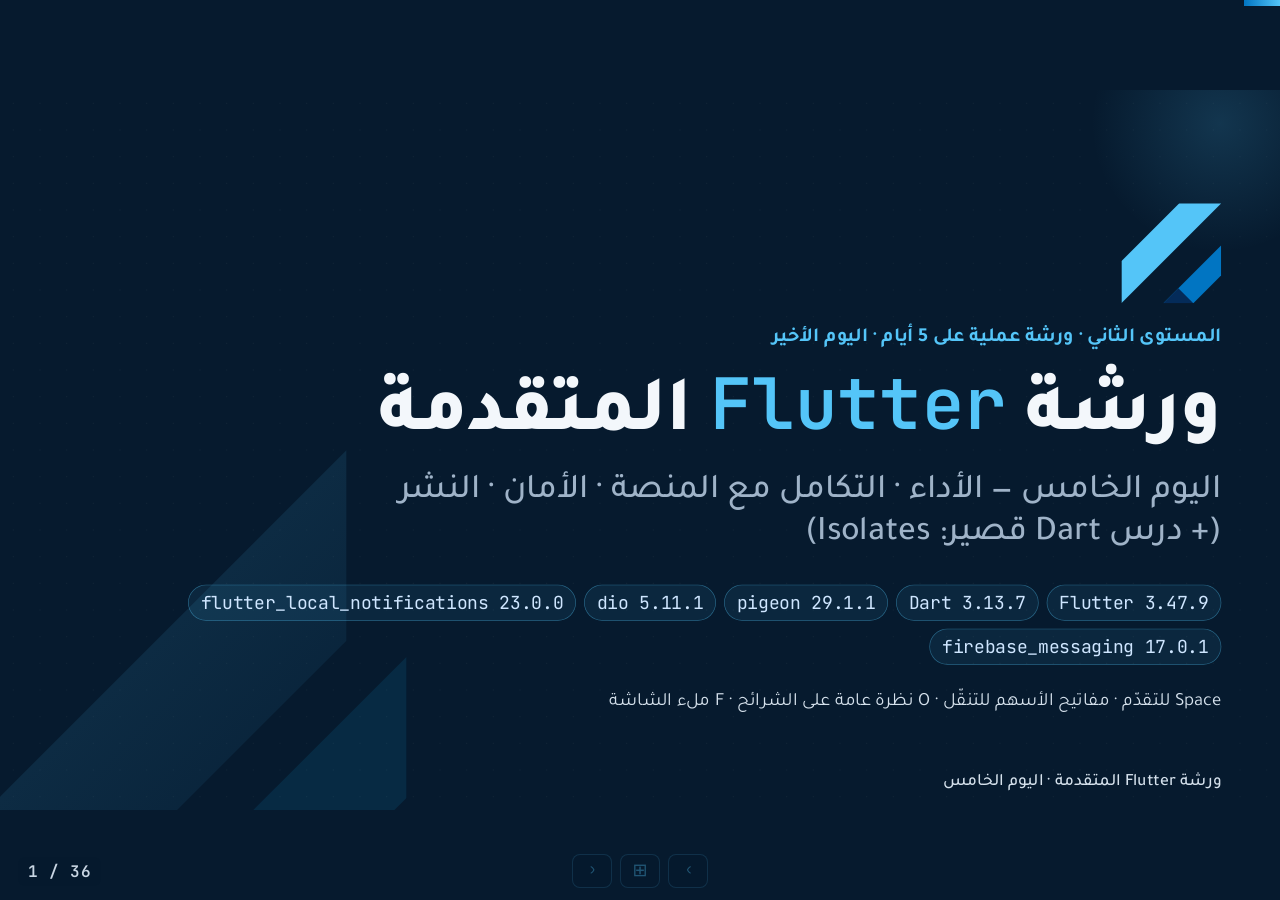
<file: day5/presentation.html>
<!doctype html>
<html lang="ar" dir="rtl">
<head>
<meta charset="utf-8">
<meta name="viewport" content="width=device-width, initial-scale=1">
<title>ورشة Flutter المتقدمة — اليوم الخامس</title>
<meta name="description" content="عرض اليوم الخامس: الأداء · التكامل مع المنصة · الأمان · النشر + درس Dart قصير (Isolates) — يطابق أمثلة day5_examples/lib/lessons">
<link href="../assets/fonts/fonts.css" rel="stylesheet"><!-- خطوط محلية: يعمل العرض بدون إنترنت -->
<style>
/* ============================================================
   Identity: Dart/Flutter navy + sky, amber for "run" cues
   ============================================================ */
:root{
  --bg:#061A2E; --bg2:#0B2A47; --card:#0E3156; --code:#04111F;
  --ink:#F3F7FB; --muted:#9FB3C8; --sky:#54C5F8; --blue:#13B9FD; --deep:#0175C2;
  --amber:#FFC108; --teal:#2EE6A6; --rose:#FF6B81;
  --sans:'Tajawal',system-ui,sans-serif; --mono:'JetBrains Mono','Fira Code',monospace;
  --ease:cubic-bezier(.2,.7,.2,1);
}
*{box-sizing:border-box}
html,body{margin:0;height:100%;background:var(--bg);color:var(--ink);font-family:var(--sans);overflow:hidden;-webkit-font-smoothing:antialiased}
button{font-family:inherit}
code{font-family:var(--mono)}

/* ---------- stage (16:9, scaled to fit) ---------- */
#stage{position:absolute;top:0;left:0;width:1920px;height:1080px;transform-origin:0 0;overflow:hidden;background:var(--bg);
  --enter:-80px;--leave:80px}
#stage.back{--enter:80px;--leave:-80px}
#stage::before{content:'';position:absolute;inset:0;background-image:radial-gradient(rgba(255,255,255,.05) 1.2px,transparent 1.2px);background-size:40px 40px;pointer-events:none}
.bgshape{position:absolute;pointer-events:none}
.bg1{left:-160px;bottom:-140px;width:680px;height:680px;background:linear-gradient(135deg,rgba(84,197,248,.18),rgba(1,117,194,.04));clip-path:polygon(0 100%,100% 0,100% 42%,42% 100%)}
.bg2{left:150px;bottom:-230px;width:460px;height:460px;background:rgba(19,185,253,.10);clip-path:polygon(0 100%,100% 0,100% 46%,46% 100%)}
.bg3{right:-120px;top:-160px;width:420px;height:420px;background:radial-gradient(circle at 50% 50%,rgba(84,197,248,.16),transparent 65%)}

/* ---------- slides & transitions (RTL: next enters from the left) ---------- */
.slide{position:absolute;inset:0;padding:90px 88px 64px;display:flex;flex-direction:column;
  opacity:0;visibility:hidden;transform:translateX(var(--enter));pointer-events:none;
  transition:opacity .55s var(--ease),transform .55s var(--ease),visibility 0s linear .55s}
.slide.active{opacity:1;visibility:visible;transform:none;pointer-events:auto;transition-delay:0s}
.slide.leaving{transform:translateX(var(--leave))}
.slide::before{content:attr(data-kicker);position:absolute;top:34px;right:88px;font-size:24px;font-weight:700;color:var(--sky);letter-spacing:.2px}
.slide::after{content:'ورشة Flutter المتقدمة · اليوم الخامس';position:absolute;bottom:26px;right:88px;font-size:22px;font-weight:500;color:#C9D6E3}

/* ---------- staggered entrance ---------- */
@keyframes rise{from{opacity:0;transform:translateY(26px)}to{opacity:1;transform:none}}
.slide.active .a{animation:rise .7s var(--ease) both;animation-delay:calc(var(--i,0)*90ms + 120ms)}
.slide.active .ln{animation:rise .45s var(--ease) both;animation-delay:calc(var(--pi,0)*90ms + var(--i,0)*38ms + 260ms)}

/* ---------- typography ---------- */
h1,h2,h3{margin:0;font-weight:800;line-height:1.2}
h2{font-size:60px;margin-bottom:24px}
h2 .en{font-family:var(--mono);font-weight:600;font-size:.78em;color:var(--sky);direction:ltr;unicode-bidi:isolate}
.body{flex:1;min-height:0;display:flex;flex-direction:column}
.cols{display:flex;gap:44px;flex:1;min-height:0;align-items:flex-start}
.col{min-width:0}
.col.text{flex:1}
.col.code{flex:1.5}
.cols.wide .col.code{flex:2}
.cols.even .col.code{flex:1}
.cols.diagram .col.text{flex:1.15}
.cols.diagram .col.dia{flex:1;align-self:stretch}
.cols.diagram.wd .col.text{flex:1}
.cols.diagram.wd .col.dia{flex:1.25}
.lead{font-size:34px;line-height:1.5;margin:0 0 22px;color:var(--ink)}
.lead b{color:var(--sky)}
ul.bul{list-style:none;margin:0;padding:0}
ul.bul li{position:relative;font-size:32px;line-height:1.45;padding-right:40px;margin-bottom:16px}
ul.bul li::before{content:'';position:absolute;right:6px;top:.62em;width:16px;height:16px;border-radius:5px;background:var(--sky);transform:rotate(45deg) scale(.9)}
ul.bul li b{color:var(--sky);font-weight:700}
ul.bul.tight li{font-size:30px;margin-bottom:12px}
.ic{font-family:var(--mono);font-size:.86em;background:rgba(84,197,248,.12);border:1px solid rgba(84,197,248,.25);border-radius:8px;padding:1px 10px;margin:0 4px;direction:ltr;unicode-bidi:isolate;color:#CFE6FF;white-space:nowrap}
.muted{color:var(--muted)}
.note{font-size:28px;line-height:1.5;color:var(--muted);margin-top:12px}

/* callouts */
.warn,.tip,.key{border-radius:18px;padding:16px 22px;font-size:29px;line-height:1.45;margin-top:14px;border:1px solid}
.warn{background:rgba(255,107,129,.10);border-color:rgba(255,107,129,.45)}
.tip{background:rgba(46,230,166,.09);border-color:rgba(46,230,166,.4)}
.key{background:rgba(255,193,8,.09);border-color:rgba(255,193,8,.45)}
.warn b,.tip b,.key b{font-weight:800}
.warn b{color:var(--rose)} .tip b{color:var(--teal)} .key b{color:var(--amber)}

/* ---------- code blocks ---------- */
pre.code{position:relative;margin:0;direction:ltr;text-align:left;background:var(--code);border:1px solid rgba(84,197,248,.24);
  border-radius:20px;padding:46px 22px 20px;font:500 27px/1.36 var(--mono);color:#E6EEF7;overflow:hidden;width:100%;
  box-shadow:0 20px 60px rgba(0,0,0,.35)}
pre.code.sm{font-size:25px;padding-top:42px}
pre.code::before{content:attr(data-file);position:absolute;top:0;right:0;font:500 19px/1 var(--mono);color:var(--muted);padding:10px 16px;background:rgba(255,255,255,.05);border-radius:0 19px 0 12px}
pre.code::after{content:'';position:absolute;top:14px;left:18px;width:12px;height:12px;border-radius:50%;background:var(--rose);box-shadow:20px 0 0 var(--amber),40px 0 0 var(--teal)}
pre.code code{display:block;white-space:pre}
.ln{display:block;white-space:pre;min-height:1.36em}
.kw{color:#FF8FB8}.ty{color:#8BE9FD}.st{color:#C3E88D}.nu{color:#FFD166}.cm{color:#AFC1D4;font-style:italic}.an{color:#FFC108}.fn{color:#D8EAFF}.ip{color:#FFD166}
.cm[dir=rtl],.st[dir=rtl]{unicode-bidi:isolate}
.ip{direction:ltr;unicode-bidi:isolate}
.stack{display:flex;flex-direction:column;gap:18px;width:100%}

/* run cue */
.run{margin-top:auto;display:flex;align-items:center;gap:26px;align-self:flex-start;background:rgba(255,193,8,.10);border:1.5px solid rgba(255,193,8,.55);border-radius:16px;padding:12px 22px;font-size:29px}
.run .lbl{font-weight:800;color:var(--amber);white-space:nowrap}
.run .lbl::before{content:'▶';display:inline-block;margin-left:10px;font-size:.8em}
.run code{direction:ltr;unicode-bidi:isolate;font-size:.92em;background:rgba(0,0,0,.35);padding:6px 14px;border-radius:10px;color:#FFE08A}
.run .menu{color:#C9D6E3;font-size:1em;border-right:2px solid rgba(255,193,8,.4);padding-right:24px}
.run .menu .ic{font-size:.9em}
.body + .run{margin-top:22px}

/* tables */
table.tbl{width:100%;border-collapse:collapse;font-size:29px;line-height:1.4}
table.tbl th{background:rgba(84,197,248,.14);color:var(--sky);font-weight:800;text-align:right;padding:14px 20px;border-bottom:2px solid rgba(84,197,248,.4)}
table.tbl td{padding:14px 20px;border-bottom:1px solid rgba(255,255,255,.09);vertical-align:top}
table.tbl tr:last-child td{border-bottom:0}
table.tbl td.mono{font-family:var(--mono);direction:ltr;text-align:left;color:#CFE6FF;font-size:26px}
table.tbl th.l{text-align:left;direction:ltr}
table.tbl td b{color:var(--sky)}
table.tbl .ok{color:var(--teal);font-weight:800} table.tbl .no{color:var(--rose);font-weight:800}

/* chips / cards */
.chips{display:flex;flex-wrap:wrap;gap:12px}
.chips span{font-family:var(--mono);direction:ltr;unicode-bidi:isolate;font-size:24px;padding:8px 18px;border-radius:999px;border:1px solid rgba(84,197,248,.4);background:rgba(84,197,248,.08);color:#CFE6FF}
.cards{display:grid;gap:22px}
.cards.two{grid-template-columns:1fr 1fr}
.cards.three{grid-template-columns:1fr 1fr 1fr}
.card{background:rgba(255,255,255,.04);border:1px solid rgba(84,197,248,.22);border-radius:20px;padding:22px 26px}
.card h3{font-size:32px;color:var(--sky);margin-bottom:12px}
.card h3 .ic{font-size:.8em}
.card p,.card li{font-size:28px;line-height:1.45;margin:0}
.card ol,.card ul{margin:0;padding-right:28px}
.card li{margin-bottom:8px}

/* agenda */
.agenda{display:grid;grid-template-columns:1fr 1fr;gap:30px;flex:1}
.agenda .part{background:rgba(255,255,255,.035);border:1px solid rgba(84,197,248,.25);border-radius:24px;padding:26px 30px}
.agenda h3{font-size:38px;color:var(--sky);margin-bottom:16px;display:flex;align-items:center;gap:14px}
.agenda h3 .tag{font-family:var(--mono);font-size:24px;background:var(--deep);color:#fff;border-radius:10px;padding:4px 12px;direction:ltr}
.agenda ol{margin:0;padding-right:34px;font-size:30px;line-height:1.55}
.agenda li span{color:var(--muted);font-size:.85em}

/* title + divider */
.slide.title,.slide.divider{justify-content:center;align-items:flex-start}
.slide.title::before,.slide.divider::before{content:none}
.slide.title .kick,.slide.divider .kick{font-size:30px;color:var(--sky);font-weight:700;margin-bottom:18px}
.slide.title h1{font-size:118px;letter-spacing:-.5px;margin-bottom:10px}
.slide.title h1 .en{font-family:var(--mono);font-weight:600;color:var(--sky);direction:ltr;unicode-bidi:isolate;font-size:.9em}
.slide.title h2{font-size:52px;font-weight:500;color:var(--muted);margin-bottom:44px}
.slide.title .hint{margin-top:40px;color:var(--muted);font-size:26px}
.slide.divider h1{font-size:120px}
.slide.divider .big{font-size:64px;color:var(--sky);font-weight:800;margin-bottom:14px}
.slide.divider .sub{font-size:34px;color:var(--muted);margin-top:16px;max-width:1300px;line-height:1.5}
.mark{position:relative;width:150px;height:150px;margin-bottom:34px}
.mark i{position:absolute;display:block}
.mark .m1{left:0;top:0;width:150px;height:150px;background:var(--sky);clip-path:polygon(0 58%,58% 0,100% 0,0 100%)}
.mark .m2{left:0;top:0;width:150px;height:150px;background:var(--deep);clip-path:polygon(42% 100%,100% 42%,100% 72%,72% 100%)}
.mark .m3{left:0;top:0;width:150px;height:150px;background:#042B59;clip-path:polygon(42% 100%,57% 85%,72% 100%)}

/* recap, exercises */
.recap{display:grid;grid-template-columns:1fr 1fr;gap:34px;flex:1}
.recap .part h3{font-size:34px;color:var(--sky);margin-bottom:14px}
.recap ul{list-style:none;margin:0;padding:0}
.recap li{font-size:28px;line-height:1.45;padding:9px 0;border-bottom:1px solid rgba(255,255,255,.08)}
.recap li b{color:var(--ink);font-weight:800}
.recap li .ic{font-size:.82em}
.ex{counter-reset:ex;list-style:none;margin:0;padding:0;display:grid;grid-template-columns:1fr 1fr;gap:18px 26px}
.ex li{counter-increment:ex;position:relative;background:rgba(255,255,255,.04);border:1px solid rgba(84,197,248,.22);border-radius:18px;padding:18px 84px 18px 22px;font-size:28px;line-height:1.45}
.ex li::before{content:counter(ex);position:absolute;right:20px;top:16px;width:46px;height:46px;border-radius:12px;background:var(--amber);color:#042B59;font-weight:800;font-size:28px;display:flex;align-items:center;justify-content:center}
.ex li.wide{grid-column:1/-1}

/* day 2 preview */
.next{display:grid;grid-template-columns:1fr 1fr;gap:30px;margin-top:10px}
.next .card h3{font-size:40px}
.next .card li{font-size:29px}

/* timing bars (slide 5) */
.bars{display:flex;flex-direction:column;gap:14px;margin-top:18px}
.bars .bar span{display:block;font-size:27px;margin-bottom:6px;color:var(--muted)}
.bars .bar i{display:block;width:var(--w);font-style:normal;font-family:var(--mono);font-size:24px;padding:8px 16px;border-radius:10px;background:linear-gradient(90deg,var(--deep),var(--sky));color:#042B59;font-weight:600;direction:ltr;text-align:left;transform-origin:right}
.slide.active .bars .bar i{animation:grow .9s var(--ease) both;animation-delay:calc(var(--i,0)*90ms + 500ms)}
@keyframes grow{from{transform:scaleX(0)}to{transform:none}}

/* layer stack (DI) */
.layers{display:flex;flex-direction:column;gap:10px}
.layers .ly{background:var(--card);border:1.5px solid rgba(84,197,248,.4);border-radius:14px;padding:12px 18px;font-size:27px;display:flex;justify-content:space-between;align-items:center;gap:12px}
.layers .ly code{color:#CFE6FF;font-size:24px;direction:ltr}
.layers .arrow{text-align:center;color:var(--sky);font-size:26px;line-height:1}

/* class-modifier mini table */
.mods{display:grid;grid-template-columns:auto 1fr;gap:10px 18px;align-items:center;font-size:28px}
.mods code{font-size:26px;color:var(--amber);direction:ltr}

/* ============================================================
   Diagrams (base CSS = final state; .play adds motion)
   ============================================================ */
.diagram{position:relative;width:100%;height:100%}
@keyframes fadein{from{opacity:0}to{opacity:1}}
@keyframes pop{from{opacity:0;transform:scale(.6)}to{opacity:1;transform:none}}
@keyframes dim{from{opacity:1}to{opacity:.3}}

/* 1) event loop */
.el{display:flex;flex-direction:column;gap:6px}
.el .lane{display:flex;align-items:center;gap:22px;background:rgba(255,255,255,.04);border:1px solid rgba(84,197,248,.25);border-radius:16px;padding:10px 20px;min-height:86px}
.el .lane.ev{border-color:rgba(255,193,8,.4)}
.el .lt{width:330px;flex:none;font-size:25px;color:var(--sky);font-weight:700;line-height:1.2}
.el .lt small{display:block;font:500 19px/1.3 var(--sans);color:#C9D6E3;margin-top:4px}
.el .lane.ev .lt{color:var(--amber)}
.el .chips{gap:10px}
.el .chip{font:700 27px/1 var(--mono);background:var(--deep);color:#fff;padding:13px 18px;border-radius:12px;border:0}
.el .lane.ev .chip{background:#8a6400}
.el .larrow{display:flex;align-items:center;gap:14px;padding:0 44px;color:var(--amber);font-size:20px;line-height:1.2}
.el .larrow i{font-style:normal;font-size:34px;line-height:1}
.el .larrow b{font-weight:800}
.el .console{flex:1;display:flex;flex-direction:column;justify-content:center;margin-top:8px;background:var(--code);border-radius:16px;padding:10px 22px;font:500 26px/1.45 var(--mono);direction:ltr;text-align:left;border:1px solid rgba(84,197,248,.2)}
.el .console .ct{color:#C9D6E3;font-family:var(--sans);direction:rtl;text-align:right;font-size:22px;margin-bottom:4px}
.el .o{color:#C3E88D;unicode-bidi:isolate} .el .o.ev{color:#FFD166}
.play.el .chip{animation:pop .4s both var(--d),dim .5s forwards var(--dc)}
.play.el .o{animation:fadein .35s both var(--d)}

/* 4) riverpod graph (fixed 900x640 coordinate space) */
.rp{width:940px;height:760px}
.rp .scope{position:absolute;left:0;right:0;top:0;height:470px;border:2px dashed rgba(84,197,248,.65);border-radius:26px}
.rp .scope-title{position:absolute;top:-22px;right:34px;background:var(--bg);padding:0 14px;color:var(--sky);font:800 27px var(--sans)}
.rp .scope-title code{color:var(--sky)}
.rp .node,.rp .wnode{position:absolute;background:var(--card);border:2px solid var(--sky);border-radius:16px;display:flex;flex-direction:column;align-items:center;justify-content:center;gap:6px;padding:8px 12px}
.rp .node{width:300px;height:130px}
.rp .node b,.rp .wnode b{font:700 27px var(--mono);direction:ltr;unicode-bidi:isolate;color:var(--ink)}
.rp .node small,.rp .wnode small{font:500 23px/1.3 var(--sans);color:#D5E1EC;text-align:center}
.rp .wnode small{font-family:var(--mono);direction:ltr;unicode-bidi:isolate;font-size:20px}
.rp .p1{top:90px;right:50px}
.rp .p2{top:90px;left:50px}
.rp .p3{top:300px;left:300px;width:340px;border-color:var(--teal)}
.rp .wnode{top:550px;width:430px;height:150px;border-color:rgba(255,255,255,.45)}
.rp .w1{right:30px}
.rp .w2{left:30px}
.rp .flag{position:absolute;top:-18px;left:16px;background:var(--amber);color:#042B59;font:800 20px var(--sans);padding:3px 12px;border-radius:999px;opacity:0}
.rp svg{position:absolute;inset:0;width:100%;height:100%;pointer-events:none;overflow:visible}
.rp svg line,.rp svg path{stroke:rgba(255,255,255,.45);stroke-width:3;fill:none;marker-start:url(#dot);marker-end:url(#arr)}
.rp svg text{fill:#C9D6E3;font:600 20px var(--mono);direction:ltr;text-anchor:start}
.rp .pulse{position:absolute;left:0;top:0;width:22px;height:22px;border-radius:50%;background:var(--amber);box-shadow:0 0 18px var(--amber);opacity:0;offset-rotate:0deg}
.rp .pu1{offset-path:path('M245 550 L160 220')}
.rp .pu2{offset-path:path('M300 220 L380 300')}
.rp .pu3{offset-path:path('M470 430 L695 550')}
.play.rp .pulse{animation:travel .8s linear both;animation-delay:var(--d)}
.play.rp .flash{animation:flash 1s both var(--d)}
.play.rp .flag{animation:flagin 1.4s both var(--d)}
@keyframes travel{0%{offset-distance:0%;opacity:1}90%{opacity:1}100%{offset-distance:100%;opacity:0}}
@keyframes flash{0%{box-shadow:none}30%{box-shadow:0 0 0 5px var(--amber),0 0 40px var(--amber)}100%{box-shadow:none}}
@keyframes flagin{0%{opacity:0;transform:translateY(8px)}20%{opacity:1;transform:none}80%{opacity:1}100%{opacity:0}}

/* 5) autoDispose */
.ad{display:flex;gap:26px}
.ad .screens{display:flex;flex-direction:column;align-items:center;gap:8px;width:330px}
.ad .scr{width:300px;border:3px solid rgba(255,255,255,.28);border-radius:20px;overflow:hidden;background:#0d2440}
.ad .bar{background:var(--deep);padding:7px 12px;font:700 20px var(--mono);direction:ltr;text-align:left;white-space:nowrap}
.ad .scr ul{list-style:none;margin:0;padding:8px 14px;font-size:24px}
.ad .scr li{padding:6px 0;border-bottom:1px solid rgba(255,255,255,.08)}
.ad .scr li.hi{color:var(--sky);font-weight:700}
.ad .scr .bd{padding:14px;font-size:24px;line-height:1.5;text-align:center}
.ad .nav{display:flex;gap:26px;font-size:24px;color:#C9D6E3;font-weight:700}
.ad .nav span{padding:4px 12px;border-radius:999px;border:1px solid rgba(255,255,255,.2)}
.ad .store{flex:1;border:2px dashed rgba(84,197,248,.65);border-radius:24px;padding:36px 22px 22px;position:relative;display:flex;flex-direction:column;gap:18px;justify-content:center}
.ad .stt{position:absolute;top:-20px;right:28px;background:var(--bg);padding:0 12px;color:var(--sky);font-weight:800;font-size:25px}
.ad .pv{background:var(--card);border:2px solid var(--sky);border-radius:16px;padding:14px 18px;display:flex;flex-wrap:wrap;gap:10px;align-items:center}
.ad .pv b{font:700 25px var(--mono);direction:ltr;unicode-bidi:isolate;flex-basis:100%;color:var(--ink)}
.ad .s{font-size:24px;padding:5px 14px;border-radius:999px;background:rgba(255,255,255,.08)}
.ad .s.drop{background:rgba(255,107,129,.15)} .ad .s.keep{background:rgba(255,193,8,.15)} .ad .s.create{background:rgba(46,230,166,.15)}
.ad .log{font:500 27px/1.5 var(--mono);direction:ltr;text-align:left;color:#C9D6E3;background:var(--code);border-radius:12px;padding:12px 16px}
.play.ad .s1{animation:scrA 9s both}
.play.ad .s2{animation:scrB 9s both}
.play.ad .push{animation:navP 9s both} .play.ad .pop{animation:navQ 9s both}
.play.ad .pv1{animation:life1 9s both} .play.ad .pv2{animation:life2 9s both}
.play.ad .s{opacity:0}
.play.ad .s.c1{animation:chipA 9s both} .play.ad .s.k1{animation:chipK 9s both}
.play.ad .s.d2{animation:chipD2 9s both} .play.ad .s.d1{animation:chipD1 9s both}
@keyframes scrA{0%,12%{border-color:var(--sky);box-shadow:0 0 30px rgba(84,197,248,.5)}16%,40%{border-color:rgba(255,255,255,.28);box-shadow:none}44%,100%{border-color:var(--sky);box-shadow:0 0 30px rgba(84,197,248,.5)}}
@keyframes scrB{0%,12%{border-color:rgba(255,255,255,.28);box-shadow:none}16%,40%{border-color:var(--sky);box-shadow:0 0 30px rgba(84,197,248,.5)}44%,100%{border-color:rgba(255,255,255,.28);box-shadow:none}}
@keyframes navP{0%,10%{color:var(--muted)}13%,17%{color:var(--amber);border-color:var(--amber)}22%,100%{color:var(--muted)}}
@keyframes navQ{0%,38%{color:var(--muted)}41%,45%{color:var(--amber);border-color:var(--amber)}50%,100%{color:var(--muted)}}
@keyframes life1{0%,15%{opacity:0;transform:translateY(14px)}19%,80%{opacity:1;transform:none}86%,100%{opacity:.18}}
@keyframes life2{0%,15%{opacity:0;transform:translateY(14px)}19%,46%{opacity:1;transform:none}52%,100%{opacity:.18}}
@keyframes chipA{0%,17%{opacity:0}21%,100%{opacity:1}}
@keyframes chipK{0%,47%{opacity:0}51%,100%{opacity:1}}
@keyframes chipD2{0%,47%{opacity:0}51%,100%{opacity:1}}
@keyframes chipD1{0%,81%{opacity:0}85%,100%{opacity:1}}


/* ---------- v2: lesson header + Dart/Riverpod tags ---------- */
.lh{display:flex;align-items:center;gap:16px;margin-bottom:8px}
.lh .num{width:50px;height:50px;border-radius:14px;background:var(--sky);color:#042B59;font:800 30px var(--mono);display:flex;align-items:center;justify-content:center;flex:none}
.lh .lt{font-size:30px;font-weight:700;color:var(--sky)}
.tag{font:700 21px var(--mono);padding:3px 14px;border-radius:999px;border:1.5px solid;direction:ltr;unicode-bidi:isolate;vertical-align:middle}
.tag.dart{color:var(--amber);border-color:var(--amber)}
.tag.riv{color:var(--teal);border-color:var(--teal)}
/* agenda lesson cards */
.lgrid{display:grid;grid-template-columns:1fr 1fr;gap:14px 26px}
.lcard{display:flex;align-items:center;gap:16px;background:rgba(255,255,255,.04);border:1px solid rgba(84,197,248,.22);border-radius:16px;padding:12px 18px;min-width:0}
.lcard .num{width:48px;height:48px;border-radius:12px;background:var(--deep);color:#fff;font:800 28px var(--mono);display:flex;align-items:center;justify-content:center;flex:none}
.lcard.dart .num{background:var(--amber);color:#042B59}
.lcard .t{font-size:30px;font-weight:700;flex:1;min-width:0}
.lcard .t .tag{font-size:19px;margin-right:10px}
.lcard .f{font:500 20px var(--mono);color:#C9D6E3;direction:ltr;unicode-bidi:isolate;white-space:nowrap}
/* tips slides (amber identity, visible in the O overview) */
.slide.tips::before{color:var(--amber)}
.slide.tips h2{color:var(--amber)}
.tipbar{position:absolute;top:0;right:0;bottom:0;width:14px;background:linear-gradient(180deg,var(--amber),rgba(255,193,8,.15))}
.tiplist{display:flex;flex-direction:column;gap:14px}
.tipcard{display:flex;gap:20px;align-items:flex-start;background:rgba(255,193,8,.07);border:1px solid rgba(255,193,8,.35);border-radius:18px;padding:14px 20px}
.tipcard .n{flex:none;width:46px;height:46px;border-radius:50%;background:var(--amber);color:#042B59;font:800 26px var(--mono);display:flex;align-items:center;justify-content:center;margin-top:2px}
.tipcard .tx{flex:1;min-width:0;font-size:29px;line-height:1.45}
.tipcard .tx .ic{font-size:.84em}
.tipcard pre.code{margin-top:10px}
pre.code.tip{padding:12px 20px 10px;font-size:24px;box-shadow:none;border-color:rgba(255,193,8,.3)}
pre.code.tip::before,pre.code.tip::after{display:none}
/* FutureBuilder: rebuild -> new request counter */
.fb{display:flex;flex-direction:column;gap:16px;justify-content:center}
.fb .fbbtn{align-self:center;max-width:100%;background:var(--deep);color:#fff;border-radius:14px;padding:10px 24px;font:700 25px var(--sans);display:flex;gap:14px;align-items:center;text-align:center;line-height:1.35}
.fb .fbbtn code{color:#FFE08A;direction:ltr;unicode-bidi:isolate}
.fb .fbpanels{display:flex;gap:16px}
.fb .fbp{flex:1;min-width:0;border-radius:18px;padding:14px 18px;border:2px solid;display:flex;flex-direction:column;gap:10px}
.fb .fbp.bad{border-color:var(--rose);background:rgba(255,107,129,.08)}
.fb .fbp.good{border-color:var(--teal);background:rgba(46,230,166,.08)}
.fb h4{margin:0;font-size:25px;line-height:1.3}
.fb .reqs{display:flex;gap:8px;font-size:38px;min-height:52px;line-height:1.3}
.fb .reqs i{font-style:normal}
.fb .cnt{position:relative;min-height:44px;font-size:26px;font-weight:700}
.fb .cnt b{position:absolute;right:0;top:0;white-space:nowrap;max-width:100%;overflow:hidden;text-overflow:ellipsis}
.fb .good .cnt b{position:static;display:block}
.fb .cnt b.c1,.fb .cnt b.c2,.fb .cnt b.c3{opacity:0}
.play.fb .reqs i{animation:pop .4s both var(--d)}
.play.fb .fbbtn{animation:btnpulse 1s 4 .3s}
.play.fb .cnt .c1{animation:kc1 6s both}.play.fb .cnt .c2{animation:kc2 6s both}.play.fb .cnt .c3{animation:kc3 6s both}.play.fb .cnt .c4{animation:kc4 6s both}
@keyframes btnpulse{0%,100%{box-shadow:none;transform:none}30%{box-shadow:0 0 0 6px rgba(255,193,8,.5);transform:scale(1.04)}}
@keyframes kc1{0%,9%{opacity:0}10%,25%{opacity:1}26%,100%{opacity:0}}
@keyframes kc2{0%,25%{opacity:0}26%,42%{opacity:1}43%,100%{opacity:0}}
@keyframes kc3{0%,42%{opacity:0}43%,59%{opacity:1}60%,100%{opacity:0}}
@keyframes kc4{0%,59%{opacity:0}60%,100%{opacity:1}}
.fb .bridge{background:rgba(84,197,248,.1);border:1px solid rgba(84,197,248,.4);border-radius:14px;padding:12px 18px;font-size:27px;line-height:1.45}
/* ---------- v3 readability (floor 24px) + layout ---------- */
.slide::before{font-size:26px}
.slide::after{font-size:24px;color:#D5E1EC}
.slide.title .hint{font-size:26px;color:#D5E1EC}
.tag{font-size:23px;padding:4px 16px}
.lcard .t .tag{font-size:23px}
.lgrid{gap:22px 26px}
.lcard{padding:22px 22px}
.lcard .f{font-size:24px}
.lcard .t{font-size:32px}
.el .lt small{font-size:24px;color:#D5E1EC}
.el .larrow{font-size:25px}
.el .console .ct{font-size:24px}
.rp .node small{font-size:25px;color:#E3ECF5}
.rp .wnode small{font-size:24px;color:#E3ECF5}
.rp svg text{font-size:24px;fill:#E3ECF5;font-weight:700}
.rp svg line,.rp svg path{stroke:rgba(255,255,255,.7)}
.fb h4{font-size:27px}
.fb .cnt{font-size:27px}
.fb .fbbtn{font-size:26px}
.fb .bridge{font-size:30px;line-height:1.5;padding:18px 22px}
.fb .fbp{padding:18px 20px;gap:14px}
.fb .reqs{font-size:44px;min-height:60px}
.fb{gap:22px}
.next .card h3{font-size:42px;margin-bottom:16px}
.next .card li{font-size:33px;line-height:1.5;margin-bottom:12px}
.next .card{padding:28px 32px}
.tag{font-size:24px}
.lcard .t .tag{font-size:24px}
.lcard{min-height:118px}
bdi[dir=ltr]{font-family:var(--mono);font-weight:600;font-size:.95em}
.el .larrow bdi[dir=ltr]{color:var(--amber)}
.el .larrow .n{display:inline-flex;flex:none;width:40px;height:40px;border-radius:50%;background:var(--amber);color:#042B59;font:800 24px var(--mono);align-items:center;justify-content:center}
.lcard{min-height:136px}
/* run bar: several chips */
.run code + code{margin-right:0}

/* ============================================================
   Day 5 additions: lesson tags + 3 diagrams (base = final state; .play adds motion)
   ============================================================ */
.tag.perf{color:var(--teal);border-color:var(--teal)}
.tag.nat{color:var(--sky);border-color:var(--sky)}
.tag.sec{color:var(--rose);border-color:var(--rose)}
.tag.rel{color:#C9B6FF;border-color:#C9B6FF}
.lgrid.nine{gap:14px 26px}
.lgrid.nine .lcard{min-height:108px;padding:12px 20px}
.cols.pair .col.code{flex:1}
.mini{font-size:26px;line-height:1.45;color:#D5E1EC;margin:10px 0 0}

/* D1) main isolate vs worker: frames */
.iso{display:flex;flex-direction:column;gap:26px;justify-content:center}
.iso .row{background:rgba(255,255,255,.04);border:1.5px solid;border-radius:20px;padding:16px 20px;display:flex;flex-direction:column;gap:12px}
.iso .row.bad{border-color:rgba(255,107,129,.55)}
.iso .row.good{border-color:rgba(46,230,166,.55)}
.iso .rt{font-size:28px;font-weight:800}
.iso .bad .rt{color:var(--rose)} .iso .good .rt{color:var(--teal)}
.iso .lane{display:flex;align-items:center;gap:14px;min-height:76px}
.iso .who{width:118px;flex:none;font:700 24px var(--mono);color:#E3ECF5;direction:ltr;text-align:right}
.iso .trk{flex:1;display:flex;align-items:center;gap:8px;min-height:52px}
.iso .fr{display:block;width:40px;height:40px;border-radius:9px;background:var(--teal);flex:none}
.iso .bad .fr{background:var(--sky)}
.iso .blk{display:flex;align-items:center;justify-content:center;width:300px;height:48px;flex:none;border-radius:10px;font:700 24px var(--mono);direction:ltr;color:#fff;transform-origin:right}
.iso .bad .blk{background:#B23A52}
.iso .wk .blk{background:var(--deep)}
.iso .gap3{display:block;width:144px;flex:none}
.iso .ret{font:700 24px var(--mono);color:var(--amber);direction:ltr}
.iso .spin{width:46px;height:46px;margin:0 12px;flex:none;border-radius:50%;border:7px solid rgba(255,255,255,.18);border-top-color:var(--amber);transform:rotate(40deg)}
.iso .cap{font-size:26px;font-weight:700}
.iso .bad .cap{color:#FFB3C0} .iso .good .cap{color:#A8F5D8}
.play.iso .fr{animation:litf .3s both var(--d)}
.play.iso .blk{animation:grow 3s linear both var(--d)}
.play.iso .ret,.play.iso .cap{animation:fadein .4s both var(--d)}
.play.iso .s1{animation:spinFreeze 7s linear both}
.play.iso .s2{animation:spinRun 7s linear both}
@keyframes litf{from{opacity:.12;transform:scale(.7)}to{opacity:1;transform:none}}
@keyframes spinFreeze{0%{transform:rotate(0)}17%{transform:rotate(240deg)}61%{transform:rotate(240deg)}100%{transform:rotate(760deg)}}
@keyframes spinRun{from{transform:rotate(0)}to{transform:rotate(1440deg)}}

/* D2) platform channel round trip (fixed 900x640 coordinate space) */
.ch{width:900px;height:640px;margin:0 auto}
.ch .nd{position:absolute;background:var(--card);border:2px solid var(--sky);border-radius:18px;display:flex;flex-direction:column;align-items:center;justify-content:center;gap:6px;padding:8px 14px}
.ch .nd b{font:800 28px var(--sans);color:var(--ink)}
.ch .nd code{font:600 24px var(--mono);color:#CFE6FF;direction:ltr;unicode-bidi:isolate}
.ch .dart{left:175px;top:0;width:550px;height:130px}
.ch .chan{left:175px;top:255px;width:550px;height:130px;border-style:dashed;border-color:var(--amber)}
.ch .chan b{color:var(--amber)}
.ch .plat{left:0;top:510px;width:900px;height:130px;flex-direction:row;gap:0;padding:0;border-color:var(--teal)}
.ch .plat > div{flex:1;height:100%;display:flex;flex-direction:column;align-items:center;justify-content:center;gap:6px}
.ch .plat > div + div{border-right:2px solid rgba(46,230,166,.45)}
.ch svg{position:absolute;inset:0;width:100%;height:100%;pointer-events:none;overflow:visible}
.ch svg line{stroke:rgba(255,255,255,.7);stroke-width:3;marker-end:url(#charr)}
.ch svg text{fill:#E3ECF5;font:700 24px var(--mono);direction:ltr}
.ch svg text.res{fill:var(--teal)}
.ch .pulse{position:absolute;left:0;top:0;width:22px;height:22px;border-radius:50%;opacity:0;offset-rotate:0deg}
.ch .req{background:var(--amber);box-shadow:0 0 18px var(--amber);offset-path:path('M360 130 L360 510')}
.ch .rsp{background:var(--teal);box-shadow:0 0 18px var(--teal);offset-path:path('M540 510 L540 130')}
.play.ch .pulse{animation:travel 1.6s linear both;animation-delay:var(--d)}
.play.ch .flash{animation:flash 1s both var(--d)}

/* D3) release pipeline (fixed 1740x430 coordinate space) */
.rl{width:1740px;height:430px}
.rl .nd{position:absolute;top:30px;width:290px;height:170px;background:var(--card);border:2px solid var(--sky);border-radius:20px;display:flex;flex-direction:column;align-items:center;justify-content:center;gap:4px;padding:8px 12px;text-align:center}
.rl .nd i{font-style:normal;font-size:40px;line-height:1.1}
.rl .nd b{font:800 28px var(--sans);color:var(--ink)}
.rl .nd small{font:500 24px/1.3 var(--sans);color:#D5E1EC}
.rl .nd code{font:600 24px var(--mono);color:#CFE6FF;direction:ltr;unicode-bidi:isolate}
.rl .n1{left:1450px} .rl .n2{left:1087px} .rl .n3{left:725px} .rl .n4{left:362px} .rl .n5{left:0}
.rl .n6{left:725px;top:300px;height:120px;border-color:var(--rose)}
.rl .n6 b{color:#FFB3C0}
.rl svg{position:absolute;inset:0;width:100%;height:100%;pointer-events:none;overflow:visible}
.rl svg line,.rl svg path{stroke:rgba(255,255,255,.7);stroke-width:3;fill:none;marker-end:url(#rlarr)}
.rl svg path.back{stroke:var(--rose);stroke-dasharray:10 8}
.rl .pulse{position:absolute;left:0;top:0;width:24px;height:24px;border-radius:50%;background:var(--amber);box-shadow:0 0 18px var(--amber);opacity:0;offset-rotate:0deg;z-index:2}
.rl .fwd{offset-path:path('M1450 115 L290 115')}
.rl .bk{background:var(--rose);box-shadow:0 0 18px var(--rose);offset-path:path('M145 200 L145 360 L725 360 M1015 360 L1595 360 L1595 200')}
.play.rl .fwd{animation:travel 4.4s linear both;animation-delay:var(--d)}
.play.rl .bk{animation:travel 2.6s linear both;animation-delay:var(--d)}
.play.rl .flash{animation:flash 1s both var(--d)}

/* closing: 5 days */
.days{display:grid;grid-template-columns:repeat(5,1fr);gap:16px}
.days .dy{background:rgba(255,255,255,.04);border:1px solid rgba(84,197,248,.25);border-radius:18px;padding:14px 16px}
.days .dy.cur{border-color:var(--amber);background:rgba(255,193,8,.08)}
.days .dy b{display:block;font-size:28px;color:var(--sky);margin-bottom:6px}
.days .dy.cur b{color:var(--amber)}
.days .dy span{font-size:24px;line-height:1.4;color:#E3ECF5}
.thanks{font-size:64px;font-weight:800;color:var(--sky);margin-top:6px}

/* ---------- review round 1: bidi, code-window label, 24px floor ---------- */
h2 bdi.en{font-size:.78em}
.nw{white-space:nowrap}
/* long file labels: keep clear of the window dots, cut from the start ("…/MainActivity.kt") */
pre.code::before{font-size:24px;max-width:calc(100% - 96px);overflow:hidden;white-space:nowrap;text-overflow:ellipsis;direction:rtl;box-sizing:border-box}
pre.code{padding-top:52px}
pre.code.sm{padding-top:50px}
.slide::after{font-size:26px}
.slide.title .chips span{font-size:27px}
.slide.title .hint{font-size:28px}
.lgrid.nine .lcard{display:grid;grid-template-columns:auto 1fr;grid-template-rows:auto auto;column-gap:16px;row-gap:4px;align-items:center}
.lgrid.nine .lcard .num{grid-row:1 / span 2}
.lgrid.nine .lcard .t{font-size:31px}
.lgrid.nine .lcard .f{font-size:26px;text-align:right}
.tag,.lcard .t .tag{font-size:25px}
.ch svg text{font-size:27px}
.ch .nd code{font-size:26px}
.rl .nd small,.rl .nd code{font-size:26px}
.days .dy span{font-size:26px}
.days .dy b{font-size:30px}
.run .lbl::before{font-size:24px}
.mini .ic,.recap li .ic{font-size:24px}

/* ---------- presenter chrome ---------- */
#progress{position:fixed;top:0;right:0;height:6px;width:0;background:linear-gradient(90deg,var(--deep),var(--sky));z-index:50;transition:width .4s var(--ease)}
#counter{position:fixed;bottom:14px;left:18px;z-index:50;font:600 16px var(--mono);color:#C9D6E3;direction:ltr;background:rgba(6,26,46,.7);padding:4px 10px;border-radius:8px;letter-spacing:.5px;transition:opacity .4s}
#nav{position:fixed;bottom:12px;left:50%;transform:translateX(-50%);z-index:50;display:flex;gap:8px;opacity:.35;transition:opacity .3s}
#nav:hover{opacity:1}
body.idle #nav,body.idle #counter{opacity:0;pointer-events:none}
#nav button{background:rgba(6,26,46,.8);border:1px solid rgba(84,197,248,.4);color:var(--sky);width:40px;height:34px;border-radius:8px;font-size:18px;cursor:pointer}
#overview{position:fixed;inset:0;z-index:100;background:rgba(3,14,26,.96);overflow:auto;padding:28px;display:none}
#overview.open{display:block}
#overview .grid{display:grid;gap:18px;grid-template-columns:repeat(5,1fr)}
#overview .thumb{position:relative;aspect-ratio:16/9;border:2px solid rgba(255,255,255,.15);border-radius:10px;overflow:hidden;cursor:pointer;background:var(--bg);transition:border-color .2s,transform .2s}
#overview .thumb:hover{border-color:var(--sky);transform:scale(1.03)}
#overview .thumb.cur{border-color:var(--amber)}
#overview .thumb .num{position:absolute;bottom:6px;left:8px;z-index:2;font:700 13px var(--mono);color:#fff;background:rgba(0,0,0,.6);padding:2px 7px;border-radius:6px;direction:ltr}
#overview .thumb .slide{position:absolute;left:0;top:0;width:1920px;height:1080px;transform-origin:0 0;opacity:1;visibility:visible;transition:none;pointer-events:none}
#overview .slide .a,#overview .slide .ln,#overview .diagram *{animation:none!important;opacity:1}
#overview .slide .flag,#overview .slide .pulse{opacity:0!important}
#overview .thumb .diagram .s{opacity:1}

/* ---------- static / reduced motion ---------- */
html.static *,html.static *::before,html.static *::after{animation:none!important;transition:none!important}
@media (prefers-reduced-motion:reduce){*,*::before,*::after{animation:none!important;transition:none!important}}
#audit{display:none}
</style>
</head>
<body>
<div id="progress"></div>
<div id="stage">
<div class="bgshape bg1"></div><div class="bgshape bg2"></div><div class="bgshape bg3"></div>

<!-- ================= 1 TITLE ================= -->
<section class="slide title">
  <div class="mark a"><i class="m1"></i><i class="m2"></i><i class="m3"></i></div>
  <div class="kick a">المستوى الثاني · ورشة عملية على 5 أيام · اليوم الأخير</div>
  <h1 class="a">ورشة <span class="en">Flutter</span> المتقدمة</h1>
  <h2 class="a">اليوم الخامس — الأداء · التكامل مع المنصة · الأمان · النشر <span class="nw">(+ درس Dart قصير: Isolates)</span></h2>
  <div class="chips a"><span>Flutter 3.47.9</span><span>Dart 3.13.7</span><span>pigeon 29.1.1</span><span>dio 5.11.1</span><span>flutter_local_notifications 23.0.0</span><span>firebase_messaging 17.0.1</span></div>
  <div class="hint a">Space للتقدّم · مفاتيح الأسهم للتنقّل · O نظرة عامة على الشرائح · F ملء الشاشة</div>
</section>

<!-- ================= 2 AGENDA ================= -->
<section class="slide" data-kicker="برنامج اليوم">
  <h2 class="a">9 دروس — رقم واحد في العرض والقائمة والملف</h2>
  <div class="body">
    <div class="lgrid nine">
      <div class="lcard dart a"><span class="num">1</span><span class="t">Isolates <span class="tag dart">Dart</span></span><span class="f">01_isolates.dart</span></div>
      <div class="lcard a"><span class="num">2</span><span class="t">DevTools وإعادة البناء <span class="tag perf">Performance</span></span><span class="f">02_rebuilds_devtools.dart</span></div>
      <div class="lcard a"><span class="num">3</span><span class="t">القوائم الطويلة والصور <span class="tag perf">Performance</span></span><span class="f">03_lists_images.dart</span></div>
      <div class="lcard a"><span class="num">4</span><span class="t">Platform Channels و Pigeon <span class="tag nat">Native</span></span><span class="f">04_platform_channels.dart</span></div>
      <div class="lcard a"><span class="num">5</span><span class="t">الصلاحيات والكاميرا والموقع <span class="tag nat">Native</span></span><span class="f">05_permissions_camera_location.dart</span></div>
      <div class="lcard a"><span class="num">6</span><span class="t">الإشعارات <span class="tag nat">Native</span></span><span class="f">06_notifications.dart</span></div>
      <div class="lcard a"><span class="num">7</span><span class="t">الأمان <span class="tag sec">Security</span></span><span class="f">07_security.dart</span></div>
      <div class="lcard a"><span class="num">8</span><span class="t">Flavors والتوقيع <span class="tag rel">Release</span></span><span class="f">08_flavors_signing.dart</span></div>
      <div class="lcard a"><span class="num">9</span><span class="t">النشر و CI/CD والأعطال <span class="tag rel">Release</span></span><span class="f">09_release.dart</span></div>
    </div>
    <div class="key a" style="margin-top:18px"><b>التشغيل مرة واحدة:</b> <span class="ic">flutter run</span> من مجلد <span class="ic">day5_examples</span> (وعلى Android يُستخدم <span class="ic">--flavor dev</span> افتراضياً) ثم اختر الدرس — وكل درس: الفكرة ← الكود ← جرّبه ← <b style="color:var(--amber)">💡 حيل الدرس</b>.</div>
  </div>
</section>

<!-- ================= 3 L1 OPENER: Isolates ================= -->
<section class="slide" data-kicker="الدرس 1 · Isolates · Dart">
  <div class="lh a"><span class="num">1</span><span class="lt">الدرس 1 · Isolates</span><span class="tag dart">Dart</span></div>
  <h2 class="a">async/await لا يعني «خيطاً جديداً»</h2>
  <div class="body"><div class="cols">
    <div class="col text">
      <ul class="bul tight">
        <li class="a">كل الكود — حتى async — يعمل على <b>الـ Isolate الرئيسي</b>، وهو نفسه الذي يرسم الإطارات.</li>
        <li class="a">حساب ثقيل (JSON ضخم، صورة، تشفير) = الإطار التالي لا يُرسم ← <b>jank</b>.</li>
        <li class="a">الـ Isolate عامل مستقل <b>بذاكرة خاصة</b>: لا يشارك المتغيرات، والتواصل بالرسائل فقط.</li>
        <li class="a">الدالة المرسلة: <b>top-level أو static</b>.</li>
      </ul>
      <div class="tip a"><b>💡 في التطبيق:</b> شعار يدور + عدّاد «أطول توقف بين إطارين» يكشفان التجمّد بالعين.</div>
    </div>
    <div class="col code">
<pre class="code a" data-file="lib/lessons/01_isolates.dart"><code>int countPrimes(int limit) {
  var count = 0;
  for (var n = 2; n &lt;= limit; n++) {
    var isPrime = true;
    for (var d = 2; d * d &lt;= n; d++) {
      if (n % d == 0) {
        isPrime = false;
        break;
      }
    }
    if (isPrime) count++;
  }
  return count;
}</code></pre>
    </div>
  </div></div>
</section>

<!-- ================= 4 L1: Isolate.run + compute + JSON ================= -->
<section class="slide" data-kicker="الدرس 1 · Isolates · Dart">
  <h2 class="a"><span class="en">Isolate.run</span> · <span class="en">compute</span> · JSON ضخم</h2>
  <div class="body"><div class="cols wide">
    <div class="col text">
      <ul class="bul tight">
        <li class="a"><b>Isolate.run:</b> ينشئ Isolate، ينفّذ، يعيد النتيجة، ثم يغلقه.</li>
        <li class="a"><b>compute:</b> نفس الفكرة من Flutter — وتعمل على الويب (على نفس الخيط).</li>
        <li class="a">الوقت تقريباً <b>نفسه</b>! لا يصبح الحساب أسرع، بل يبتعد عن الـ UI.</li>
        <li class="a">المثال الواقعي: 150 ألف منتج من JSON ← <span class="ic">compute(parseProducts, body)</span>.</li>
      </ul>
    </div>
    <div class="col code">
<pre class="code a" data-file="lib/lessons/01_isolates.dart"><code>// 2) Isolate.run: الطريقة الأسهل والأشهر (Dart 2.19+)
final result = await Isolate.run(() =&gt; countPrimes(_limit));

// 3) compute من Flutter: نفس الفكرة + تعمل على الويب
final result = await compute(countPrimes, _limit);

// دالة التحويل: top-level لتعمل مع compute و Isolate.run
List&lt;Product&gt; parseProducts(String body) {
  final list = jsonDecode(body) as List&lt;dynamic&gt;;
  return [for (final m in list)
      Product.fromJson(m as Map&lt;String, dynamic&gt;)];
}

// ✅ التحويل كاملاً في Isolate آخر، والنتيجة تعود جاهزة
final products = await compute(parseProducts, body);</code></pre>
    </div>
  </div></div>
</section>

<!-- ================= 5 L1: DIAGRAM main isolate vs worker ================= -->
<section class="slide" data-kicker="الدرس 1 · Isolates · Dart">
  <h2 class="a">الإطارات: كل شيء على الرئيسي ❌ مقابل <span class="en">Isolate.run</span> ✅</h2>
  <div class="body"><div class="cols diagram wd">
    <div class="col text">
<pre class="code a sm" data-file="lib/lessons/01_isolates.dart"><code>// 1) بدون Isolate
// ❌ يحجز الـ UI حتى ينتهي
final result = countPrimes(_limit);

// 2) Isolate.run
final result =
    await Isolate.run(() =&gt; countPrimes(_limit));</code></pre>
      <div class="key a" style="margin-top:20px"><b>القاعدة:</b> إطار سلس = 16ms تقريباً (60 إطار/ثانية). أي عمل متزامن أطول من إطار واحد انقله إلى Isolate — بعد أن تقيسه (الدرس 2).</div>
      <div class="warn a"><b>⚠️ الويب:</b> لا توجد Isolates حقيقية — Isolate.run غير مدعومة، و compute على نفس الخيط.</div>
    </div>
    <div class="col dia">
      <div class="diagram iso a" data-loop="7000">
        <div class="row bad">
          <div class="rt">❌ كل شيء على الـ Isolate الرئيسي</div>
          <div class="lane"><span class="who">UI</span><div class="trk"><i class="fr" style="--d:0.3s"></i><i class="fr" style="--d:0.6s"></i><i class="fr" style="--d:0.9s"></i><b class="blk" style="--d:1.2s">countPrimes()</b><i class="fr" style="--d:4.3s"></i><i class="fr" style="--d:4.6s"></i><i class="fr" style="--d:4.9s"></i></div><span class="spin s1"></span></div>
          <div class="cap" style="--d:5.2s">أطول توقف ≈ 1000ms 💀 الشعار متجمّد</div>
        </div>
        <div class="row good">
          <div class="rt">✅ <bdi dir="ltr">Isolate.run</bdi></div>
          <div class="lane"><span class="who">UI</span><div class="trk"><i class="fr" style="--d:0.3s"></i><i class="fr" style="--d:0.7s"></i><i class="fr" style="--d:1.1s"></i><i class="fr" style="--d:1.4s"></i><i class="fr" style="--d:1.8s"></i><i class="fr" style="--d:2.2s"></i><i class="fr" style="--d:2.6s"></i><i class="fr" style="--d:3.0s"></i><i class="fr" style="--d:3.3s"></i><i class="fr" style="--d:3.7s"></i><i class="fr" style="--d:4.1s"></i><i class="fr" style="--d:4.5s"></i></div><span class="spin s2"></span></div>
          <div class="lane wk"><span class="who">Worker</span><div class="trk"><span class="gap3"></span><b class="blk" style="--d:1.2s">countPrimes()</b><span class="ret" style="--d:4.3s">→ result</span></div></div>
          <div class="cap" style="--d:5.2s">أطول توقف ≈ 16ms ❤️ الشعار يدور</div>
        </div>
      </div>
    </div>
  </div></div>
  <div class="run a"><span class="lbl">في التطبيق: الدرس 1</span><code>lib/lessons/01_isolates.dart</code></div>
</section>

<!-- ================= TIPS L1 ================= -->
<section class="slide tips" data-kicker="💡 حيل الدرس 1 · Isolates">
  <div class="tipbar"></div>
  <h2 class="a">💡 حيل الدرس 1</h2>
  <div class="body"><div class="tiplist">
    <div class="tipcard a"><span class="n">1</span><div class="tx">الـ closure المرسلة إلى Isolate.run تُنسخ مع كل ما تلتقطه. لا تلتقط this أو context — مرّر القيم البسيطة فقط:
<pre class="code tip" data-file="lib/lessons/01_isolates.dart"><code>final limit = _limit;
await Isolate.run(() =&gt; countPrimes(limit));</code></pre></div></div>
    <div class="tipcard a"><span class="n">2</span><div class="tx">Dio يحوّل JSON على الرئيسي افتراضياً. للردود الضخمة:
<pre class="code tip" data-file="lib/lessons/01_isolates.dart"><code>dio.transformer = BackgroundTransformer();</code></pre></div></div>
    <div class="tipcard a"><span class="n">3</span><div class="tx"><span class="ic">Isolate.exit</span> (التي يستخدمها Isolate.run داخلياً) تنقل النتيجة بدون نسخ — لذلك إعادة قائمة كبيرة سريعة.</div></div>
    <div class="tipcard a"><span class="n">4</span><div class="tx">لاستدعاء plugins من Isolate خلفي سجّل أولاً <span class="ic">BackgroundIsolateBinaryMessenger.ensureInitialized(rootToken)</span> حيث rootToken = <span class="ic">RootIsolateToken.instance!</span> من الرئيسي.</div></div>
  </div></div>
</section>

<!-- ================= 7 L2 OPENER: DevTools + const + split ================= -->
<section class="slide" data-kicker="الدرس 2 · DevTools وإعادة البناء · Performance">
  <div class="lh a"><span class="num">2</span><span class="lt">الدرس 2 · DevTools وإعادة البناء</span><span class="tag perf">Performance</span></div>
  <h2 class="a">قِس أولاً بـ DevTools، ثم قلّل إعادة البناء</h2>
  <div class="body"><div class="cols">
    <div class="col text">
      <ul class="bul tight">
        <li class="a"><span class="ic">flutter run --profile</span> على جهاز حقيقي — وضع debug أبطأ بكثير.</li>
        <li class="a"><b>Performance:</b> الإطارات الحمراء + Track widget builds.</li>
        <li class="a"><b>Inspector:</b> شجرة الـ Widgets و Highlight repaints · <b>CPU / Memory</b>.</li>
        <li class="a"><b>const</b> = نفس الـ instance ← Flutter يتخطى بناءه.</li>
        <li class="a"><b>تقسيم الـ Widgets:</b> الحالة في Widget صغير ← setState لا يعيد بناء الشاشة.</li>
      </ul>
    </div>
    <div class="col code">
<pre class="code a" data-file="lib/lessons/02_rebuilds_devtools.dart"><code>Wrap(
  spacing: 8,
  children: [
    // ❌ بدون const: يُبنى من جديد مع كل setState في الأب
    BuildCounter('بدون const'),
    // ✅ مع const: يُبنى مرة واحدة فقط
    const BuildCounter('مع const'),
  ],
),

// 2) تقسيم الـ Widgets: الحالة المتغيرة في Widget صغير خاص بها
// setState داخل _SmallCounter لا يعيد بناء الشاشة ولا الإخوة
_SmallCounter(),</code></pre>
    </div>
  </div></div>
</section>

<!-- ================= 8 L2: select + RepaintBoundary ================= -->
<section class="slide" data-kicker="الدرس 2 · DevTools وإعادة البناء · Performance">
  <h2 class="a"><span class="en">select</span> و <span class="en">RepaintBoundary</span> — مع عدّاد على الشاشة</h2>
  <div class="body"><div class="cols pair">
    <div class="col code">
<pre class="code a sm" data-file="lib/lessons/02_rebuilds_devtools.dart"><code>// ❌ يراقب الحالة كاملة
final profile = ref.watch(profileProvider);

// ✅ يراقب الاسم فقط
final name =
    ref.watch(profileProvider.select((p) =&gt; p.name));</code></pre>
      <p class="mini a">❤️ إعجاب ← العدّاد الأول يزيد، والثاني لا يتحرك.</p>
    </div>
    <div class="col code">
<pre class="code a sm" data-file="lib/lessons/02_rebuilds_devtools.dart"><code>// ✅ نعزل الجزء المتحرك في طبقة خاصة
_isolated ? const RepaintBoundary(child: spinner)
    : spinner,
Expanded(
  child: SizedBox(
    height: 80,
    child: CustomPaint(painter: _HeavyPainter()),
  ),
),</code></pre>
      <p class="mini a">بدون حدود: الرسم الثقيل ≈ 60 مرة/ثانية · مع RepaintBoundary: 0.</p>
    </div>
  </div>
  <div class="tip a"><b>🌈 داخل التطبيق:</b> مفتاح <span class="ic">debugRepaintRainbowEnabled</span> يلوّن كل ما يُعاد رسمه — مثل «Highlight repaints» في DevTools.</div>
  </div>
  <div class="run a"><span class="lbl">في التطبيق: الدرس 2</span><code>lib/lessons/02_rebuilds_devtools.dart</code></div>
</section>

<!-- ================= TIPS L2 ================= -->
<section class="slide tips" data-kicker="💡 حيل الدرس 2 · DevTools وإعادة البناء">
  <div class="tipbar"></div>
  <h2 class="a">💡 حيل الدرس 2</h2>
  <div class="body"><div class="tiplist">
    <div class="tipcard a"><span class="n">1</span><div class="tx">قِس دائماً في وضع profile على جهاز حقيقي: <span class="ic">flutter run --profile</span>.</div></div>
    <div class="tipcard a"><span class="n">2</span><div class="tx"><span class="ic">prefer_const_constructors</span> ليست مفعّلة في flutter_lints — أضفها إلى analysis_options.yaml ثم <span class="ic">dart fix --apply</span> يضيف const في كل المشروع.</div></div>
    <div class="tipcard a"><span class="n">3</span><div class="tx">لطباعة كل Widget يُعاد بناؤه في الـ Console (debug فقط):
<pre class="code tip" data-file="lib/lessons/02_rebuilds_devtools.dart"><code>debugPrintRebuildDirtyWidgets = true;</code></pre></div></div>
    <div class="tipcard a"><span class="n">4</span><div class="tx">Consumer و ValueListenableBuilder و AnimatedBuilder تقبل child: الجزء الثابت لا يُعاد بناؤه. ولا تضع RepaintBoundary في كل مكان — كل طبقة تستهلك ذاكرة.</div></div>
  </div></div>
</section>

<!-- ================= 10 L3 OPENER: long lists ================= -->
<section class="slide" data-kicker="الدرس 3 · القوائم الطويلة والصور · Performance">
  <div class="lh a"><span class="num">3</span><span class="lt">الدرس 3 · القوائم الطويلة والصور</span><span class="tag perf">Performance</span></div>
  <h2 class="a">10,000 عنصر: ابنِ فقط ما يظهر</h2>
  <div class="body"><div class="cols">
    <div class="col text">
      <ul class="bul tight">
        <li class="a">❌ <span class="ic">ListView(children: [...])</span> ينشئ كل الـ Widgets مقدّماً.</li>
        <li class="a">✅ <span class="ic">ListView.builder</span> يستدعي itemBuilder للعناصر الظاهرة فقط.</li>
        <li class="a">✅ <b>itemExtent:</b> ارتفاع ثابت ← لا قياس لكل عنصر، والقفز إلى 9000 فوري.</li>
      </ul>
      <div class="bars a">
        <div class="bar"><span>ListView(children)</span><i style="--w:100%">10000 Widget</i></div>
        <div class="bar"><span>ListView.builder</span><i style="--w:8%">≈ 15</i></div>
      </div>
    </div>
    <div class="col code">
<pre class="code a" data-file="lib/lessons/03_lists_images.dart"><code>if (!_useBuilder) {
  // ❌ كل الـ 10000 عنصر تُنشأ الآن، حتى لو لم يرها المستخدم أبداً
  return ListView(
    controller: _controller,
    children: List.generate(_itemCount, _row),
  );
}
// ✅ itemBuilder يُستدعى فقط للعناصر الظاهرة
return ListView.builder(
  controller: _controller,
  itemCount: _itemCount,
  // ✅ ارتفاع ثابت: Flutter يحسب موضع أي عنصر بدون بنائه
  itemExtent: _fixedExtent ? _rowHeight : null,
  itemBuilder: (context, i) =&gt; _row(i),
);</code></pre>
    </div>
  </div></div>
</section>

<!-- ================= 11 L3: images ================= -->
<section class="slide" data-kicker="الدرس 3 · القوائم الطويلة والصور · Performance">
  <h2 class="a">حجم الملف ≠ حجم الذاكرة: <span class="en">cacheWidth</span> و <span class="en">precacheImage</span></h2>
  <div class="body"><div class="cols wide">
    <div class="col text">
      <ul class="bul tight">
        <li class="a">JPG حجمه <b>240KB</b> بأبعاد 4000×3000 يُفك إلى <b>48MB</b> (4 بايت لكل بكسل).</li>
        <li class="a"><b>cacheWidth</b> = عرض العرض × كثافة الشاشة ← نحو 1MB فقط.</li>
        <li class="a"><b>precacheImage</b> في didChangeDependencies ← الصورة فورية في الشاشة التالية.</li>
      </ul>
      <div class="bars a">
        <div class="bar"><span>بدون cacheWidth</span><i style="--w:100%">48 MB</i></div>
        <div class="bar"><span>cacheWidth: 300 × dpr</span><i style="--w:14%">≈ 1 MB</i></div>
      </div>
    </div>
    <div class="col code">
<pre class="code a" data-file="lib/lessons/03_lists_images.dart"><code>final dpr = MediaQuery.devicePixelRatioOf(context);
final cacheWidth = (300 * dpr).round();

Image.asset(
  'assets/images/big_photo.jpg',
  width: 300,
  // cacheWidth: Flutter يفك الصورة بهذا العرض بدل 4000 بكسل
  cacheWidth: _resize ? cacheWidth : null,
),

@override
void didChangeDependencies() {
  super.didChangeDependencies();
  // ✅ precacheImage: نفك الصورة الآن، فتظهر فوراً عند فتح التفاصيل
  precacheImage(_photo, context);
}</code></pre>
    </div>
  </div></div>
  <div class="run a"><span class="lbl">في التطبيق: الدرس 3</span><code>lib/lessons/03_lists_images.dart</code></div>
</section>

<!-- ================= TIPS L3 ================= -->
<section class="slide tips" data-kicker="💡 حيل الدرس 3 · القوائم الطويلة والصور">
  <div class="tipbar"></div>
  <h2 class="a">💡 حيل الدرس 3</h2>
  <div class="body"><div class="tiplist">
    <div class="tipcard a"><span class="n">1</span><div class="tx">ارتفاعات متغيرة لكن متشابهة؟ prototypeItem بدل itemExtent — يقيس عنصراً نموذجياً واحداً:
<pre class="code tip" data-file="lib/lessons/03_lists_images.dart"><code>ListView.builder(prototypeItem: const ListTile(title: Text('x')), ...)</code></pre></div></div>
    <div class="tipcard a"><span class="n">2</span><div class="tx">قائمة مع أقسام؟ <span class="ic">CustomScrollView</span> + <span class="ic">SliverList.builder</span> بدل ListView داخل Column.</div></div>
    <div class="tipcard a"><span class="n">3</span><div class="tx">لا تستخدم <span class="ic">shrinkWrap: true</span> مع قائمة طويلة: يلغي الكسل ويبني كل العناصر.</div></div>
    <div class="tipcard a"><span class="n">4</span><div class="tx">لرؤية الصور الضخمة أثناء التطوير (تُقلب ألوانها):
<pre class="code tip" data-file="lib/lessons/03_lists_images.dart"><code>debugInvertOversizedImages = true;</code></pre></div></div>
  </div></div>
</section>

<!-- ================= 13 L4 OPENER: channel round trip (diagram) ================= -->
<section class="slide" data-kicker="الدرس 4 · Platform Channels و Pigeon · Native">
  <div class="lh a"><span class="num">4</span><span class="lt">الدرس 4 · Platform Channels و Pigeon</span><span class="tag nat">Native</span></div>
  <h2 class="a">رحلة الرسالة: Dart ← القناة ← Kotlin / Swift ← النتيجة</h2>
  <div class="body"><div class="cols diagram wd">
    <div class="col text">
<pre class="code a sm" data-file="lib/lessons/04_platform_channels.dart"><code>const deviceChannel =
    MethodChannel('workshop/device');

Future&lt;int&gt; getBatteryLevel() async {
  final level = await deviceChannel
      .invokeMethod&lt;int&gt;('getBatteryLevel');
  return level ?? -1;
}</code></pre>
      <ul class="bul tight" style="margin-top:18px">
        <li class="a">الاسم يطابق Kotlin و Swift <b>حرفياً</b>.</li>
        <li class="a">الرسالة تُحوَّل إلى bytes (StandardMessageCodec) وتعود بنفس الطريق.</li>
        <li class="a">على Linux والاختبارات يُرمى <span class="ic">MissingPluginException</span> فنعرض رسالة عربية.</li>
      </ul>
    </div>
    <div class="col dia">
      <div class="diagram ch a" data-loop="6000">
        <svg viewBox="0 0 900 640">
          <defs><marker id="charr" markerUnits="userSpaceOnUse" markerWidth="18" markerHeight="16" refX="17" refY="8" orient="auto"><path d="M0,0 L18,8 L0,16 z" fill="#E3ECF5"/></marker></defs>
          <line x1="360" y1="130" x2="360" y2="253"/>
          <line x1="360" y1="385" x2="360" y2="508"/>
          <line x1="540" y1="510" x2="540" y2="387"/>
          <line x1="540" y1="255" x2="540" y2="132"/>
          <text x="345" y="205" text-anchor="end">getBatteryLevel</text>
          <text x="345" y="460" text-anchor="end">bytes</text>
          <text class="res" x="555" y="460">result.success(87)</text>
          <text class="res" x="555" y="205">87 ✓</text>
        </svg>
        <div class="nd dart flash" style="--d:3.4s"><b>Dart</b><code>invokeMethod('getBatteryLevel')</code></div>
        <div class="nd chan flash" style="--d:.8s"><b>MethodChannel</b><code>'workshop/device'</code></div>
        <div class="nd plat flash" style="--d:1.7s"><div><b>Kotlin · Android</b><code>MainActivity.kt</code></div><div><b>Swift · iOS</b><code>AppDelegate.swift</code></div></div>
        <div class="pulse req" style="--d:.1s"></div>
        <div class="pulse rsp" style="--d:2.1s"></div>
      </div>
    </div>
  </div></div>
</section>

<!-- ================= 14 L4: Kotlin + Swift handlers ================= -->
<section class="slide" data-kicker="الدرس 4 · Platform Channels و Pigeon · Native">
  <h2 class="a">الجهة الأخرى: <span class="en">Kotlin</span> في MainActivity و <span class="en">Swift</span> في AppDelegate</h2>
  <div class="body"><div class="cols pair">
    <div class="col code">
<pre class="code a sm" data-file="android/app/src/main/kotlin/com/workshop/day5_examples/MainActivity.kt"><code>// 1) MethodChannel يدوي
MethodChannel(messenger, channelName)
    .setMethodCallHandler { call, result -&gt;
  when (call.method) {
    "getBatteryLevel" -&gt; {
      val level = batteryLevel(this)
      if (level &gt;= 0) {
        result.success(level)
      } else {
        result.error("UNAVAILABLE",
            "مستوى البطارية غير متاح", null)
      }
    }
    else -&gt; result.notImplemented()
  }
}</code></pre>
    </div>
    <div class="col code">
<pre class="code a sm" data-file="ios/Runner/AppDelegate.swift"><code>let messenger =
  engineBridge.applicationRegistrar.messenger()
let channel = FlutterMethodChannel(
  name: "workshop/device",
  binaryMessenger: messenger)
channel.setMethodCallHandler { call, result in
  switch call.method {
  case "getBatteryLevel":
    let level = AppDelegate.batteryLevel()
    if level &lt; 0 {
      result(FlutterError(code: "UNAVAILABLE",
        message: "مستوى البطارية غير متاح",
        details: nil))
    } else {
      result(level)
    }
  default:
    result(FlutterMethodNotImplemented)
  }
}</code></pre>
    </div>
  </div></div>
</section>

<!-- ================= 15 L4: Pigeon ================= -->
<section class="slide" data-kicker="الدرس 4 · Platform Channels و Pigeon · Native">
  <h2 class="a"><span class="en">Pigeon</span>: اكتب الواجهة مرة واحدة ← كود آمن الأنواع للمنصات الثلاث</h2>
  <div class="body"><div class="cols pair">
    <div class="col code">
<pre class="code a sm" data-file="pigeons/device_api.dart"><code>@ConfigurePigeon(
  PigeonOptions(
    dartOut: 'lib/lessons/04_device_api.g.dart',
  ),
)
class DeviceInfo {
  String model;
  String osVersion;
  int batteryLevel;
}
@HostApi()
abstract class DeviceHostApi {
  DeviceInfo getDeviceInfo();
  @async
  String greet(String name);
}</code></pre>
    </div>
    <div class="col code">
<pre class="code a sm" data-file="android/app/src/main/kotlin/com/workshop/day5_examples/MainActivity.kt"><code>private class DeviceApiImpl(
  private val context: Context) : DeviceHostApi {
  override fun getDeviceInfo(): DeviceInfo =
    DeviceInfo(
      model = "${Build.MANUFACTURER} ${Build.MODEL}",
      batteryLevel = batteryLevel(context).toLong(),
    )
  override suspend fun greet(name: String): String =
    "أهلاً $name من Kotlin 👋"
}</code></pre>
<pre class="code a sm" data-file="lib/lessons/04_platform_channels.dart" style="margin-top:16px"><code>// أنواع حقيقية: DeviceInfo وليس Map
final DeviceInfo info = await api.getDeviceInfo();</code></pre>
    </div>
  </div></div>
  <div class="run a"><span class="lbl">في التطبيق: الدرس 4</span><code>lib/lessons/04_platform_channels.dart</code><code>dart run pigeon --input pigeons/device_api.dart</code></div>
</section>

<!-- ================= TIPS L4 ================= -->
<section class="slide tips" data-kicker="💡 حيل الدرس 4 · Platform Channels و Pigeon">
  <div class="tipbar"></div>
  <h2 class="a">💡 حيل الدرس 4</h2>
  <div class="body"><div class="tiplist">
    <div class="tipcard a"><span class="n">1</span><div class="tx">اختبر كود القناة بدون جهاز (موجود في test/platform_channel_test.dart):
<pre class="code tip" data-file="lib/lessons/04_platform_channels.dart"><code>TestDefaultBinaryMessengerBinding.instance.defaultBinaryMessenger
    .setMockMethodCallHandler(deviceChannel, (call) async =&gt; 87);</code></pre></div></div>
    <div class="tipcard a"><span class="n">2</span><div class="tx">المعالِج يعمل على الـ main thread في Android / iOS: انقل العمل الثقيل إلى thread خلفي ثم ارجع بـ result.</div></div>
    <div class="tipcard a"><span class="n">3</span><div class="tx">لقيم مستمرة من المنصة (حساسات، حالة الشبكة) استخدم EventChannel واقرأها كـ Stream:
<pre class="code tip" data-file="lib/lessons/04_platform_channels.dart"><code>EventChannel('workshop/events').receiveBroadcastStream()</code></pre></div></div>
    <div class="tipcard a"><span class="n">4</span><div class="tx">لا تعدّل ملفات <span class="ic">.g</span> يدوياً — أعد التوليد بعد كل تغيير. وقبل كتابة كود Native ابحث في pub.dev (<span class="ic">battery_plus</span>، <span class="ic">device_info_plus</span>).</div></div>
  </div></div>
</section>

<!-- ================= 17 L5 OPENER: runtime permissions ================= -->
<section class="slide" data-kicker="الدرس 5 · الصلاحيات والكاميرا والموقع · Native">
  <div class="lh a"><span class="num">5</span><span class="lt">الدرس 5 · الصلاحيات والكاميرا والموقع</span><span class="tag nat">Native</span></div>
  <h2 class="a">افحص ← اطلب ← وإن رُفضت نهائياً: الإعدادات</h2>
  <div class="body"><div class="cols">
    <div class="col text">
      <div class="mods a" style="margin-bottom:16px">
        <code>granted</code><span>✅ مسموحة</span>
        <code>denied</code><span>يمكن السؤال مجدداً</span>
        <code>permanentlyDenied</code><span>الإعدادات فقط</span>
        <code>limited</code><span>iOS: بعض الصور فقط</span>
      </div>
      <div class="key a"><b>متى؟</b> عند ضغط «التقط صورة» وليس عند فتح التطبيق — المستخدم يفهم السبب فيوافق.</div>
    </div>
    <div class="col code">
<pre class="code a" data-file="lib/lessons/05_permissions_camera_location.dart"><code>Future&lt;bool&gt; ensurePermission(
  BuildContext context,
  Permission permission,
  String why,
) async {
  var status = await permission.status;
  if (status.isGranted || status.isLimited) return true;

  // رُفضت نهائياً: النظام لن يعرض نافذة الطلب مرة أخرى
  if (status.isPermanentlyDenied) {
    // ...
    if (open ?? false) await openAppSettings();
    return false;
  }
  status = await permission.request();
  return status.isGranted || status.isLimited;
}</code></pre>
    </div>
  </div></div>
</section>

<!-- ================= 18 L5: camera + location + manifest ================= -->
<section class="slide" data-kicker="الدرس 5 · الصلاحيات والكاميرا والموقع · Native">
  <h2 class="a">الكاميرا والموقع + الإعلان في <span class="en">AndroidManifest</span> و <span class="en">Info.plist</span></h2>
  <div class="body"><div class="cols pair">
    <div class="col code">
<pre class="code a sm" data-file="lib/lessons/05_permissions_camera_location.dart"><code>final file = await _picker.pickImage(
  source: ImageSource.camera,
  maxWidth: 1024,
  imageQuality: 80,
);

var permission = await Geolocator.checkPermission();
if (permission == LocationPermission.denied) {
  permission = await Geolocator.requestPermission();
}
final position =
    await Geolocator.getCurrentPosition(
  locationSettings: const LocationSettings(
    accuracy: LocationAccuracy.high,
    timeLimit: Duration(seconds: 15),
  ),
);</code></pre>
    </div>
    <div class="col code">
<pre class="code a sm" data-file="android/app/src/main/AndroidManifest.xml"><code>&lt;uses-permission android:name=
  "android.permission.CAMERA"/&gt;
&lt;uses-permission android:name=
  "android.permission.ACCESS_FINE_LOCATION"/&gt;
&lt;uses-permission android:name=
  "android.permission.POST_NOTIFICATIONS"/&gt;</code></pre>
<pre class="code a sm" data-file="ios/Runner/Info.plist" style="margin-top:16px"><code>&lt;key&gt;NSLocationWhenInUseUsageDescription&lt;/key&gt;
&lt;string&gt;نستخدم موقعك لعرض أقرب الفروع إليك&lt;/string&gt;</code></pre>
      <p class="mini a">iOS بدون المفتاح (ومثله NSCameraUsageDescription) = يُغلق التطبيق فوراً عند الطلب.</p>
    </div>
  </div></div>
  <div class="run a"><span class="lbl">في التطبيق: الدرس 5</span><code>lib/lessons/05_permissions_camera_location.dart</code></div>
</section>

<!-- ================= TIPS L5 ================= -->
<section class="slide tips" data-kicker="💡 حيل الدرس 5 · الصلاحيات والكاميرا والموقع">
  <div class="tipbar"></div>
  <h2 class="a">💡 حيل الدرس 5</h2>
  <div class="body"><div class="tiplist">
    <div class="tipcard a"><span class="n">1</span><div class="tx">اشرح السبب قبل نافذة النظام — Android يخبرك متى:
<pre class="code tip" data-file="lib/lessons/05_permissions_camera_location.dart"><code>if (await Permission.camera.shouldShowRequestRationale) { /* اعرض شرحاً */ }</code></pre></div></div>
    <div class="tipcard a"><span class="n">2</span><div class="tx">Apple ترفض التطبيق إذا كان نص Info.plist غامضاً («نحتاج الكاميرا») — اكتب السبب الحقيقي.</div></div>
    <div class="tipcard a"><span class="n">3</span><div class="tx">لا تطلب <span class="ic">ACCESS_BACKGROUND_LOCATION</span> إلا إن كانت الميزة الأساسية تحتاجه — Google Play يطلب تبريراً ومراجعة.</div></div>
    <div class="tipcard a"><span class="n">4</span><div class="tx">عاد المستخدم من الإعدادات؟ أعد الفحص عند رجوع التطبيق:
<pre class="code tip" data-file="lib/lessons/05_permissions_camera_location.dart"><code>AppLifecycleListener(onResume: _checkStatuses)</code></pre></div></div>
  </div></div>
</section>

<!-- ================= 20 L6 OPENER: local notifications ================= -->
<section class="slide" data-kicker="الدرس 6 · الإشعارات · Native">
  <div class="lh a"><span class="num">6</span><span class="lt">الدرس 6 · الإشعارات</span><span class="tag nat">Native</span></div>
  <h2 class="a">محلية بدون خادم: فورية ومجدولة</h2>
  <div class="body"><div class="cols wide">
    <div class="col text">
      <ul class="bul tight">
        <li class="a"><b>محلية:</b> التطبيق يعرضها (تذكير، انتهاء تحميل) — تعمل على Linux أيضاً.</li>
        <li class="a"><b>Android 8+:</b> كل إشعار يتبع <b>قناة</b> يتحكم بها المستخدم.</li>
        <li class="a"><b>payload</b> يخبرنا أي شاشة نفتح عند الضغط.</li>
        <li class="a">المجدولة: <span class="ic">zonedSchedule</span> + receivers في الـ Manifest.</li>
      </ul>
    </div>
    <div class="col code">
<pre class="code a" data-file="lib/lessons/06_notifications.dart"><code>// Android 8+: كل إشعار يتبع "قناة" يتحكم المستخدم بها من الإعدادات
const _channel = AndroidNotificationDetails(
  'orders', // معرّف القناة (ثابت لا يتغير)
  'الطلبات', // الاسم الذي يراه المستخدم في الإعدادات
  importance: Importance.high,
);

await notifications.show(
  id: 1,
  title: 'تم شحن طلبك 🚚',
  body: 'الطلب رقم 1024 في الطريق إليك',
  notificationDetails: _details,
  payload: 'order:1024', // نقرأه عند الضغط لفتح الشاشة الصحيحة
);</code></pre>
    </div>
  </div></div>
</section>

<!-- ================= 21 L6: FCM (guarded) ================= -->
<section class="slide" data-kicker="الدرس 6 · الإشعارات · Native">
  <h2 class="a">Push من الخادم: <span class="en">FCM</span> — في ملف منفصل ومحمي</h2>
  <div class="body"><div class="cols wide">
    <div class="col text">
      <ul class="bul tight">
        <li class="a">المشروع بلا ملفات Firebase ← init تعيد رسالة عربية ولا ينهار التطبيق.</li>
        <li class="a"><b>الإعداد:</b> <span class="ic">flutterfire configure</span> ينشئ firebase_options.dart و google-services.json و GoogleService-Info.plist.</li>
        <li class="a">التطبيق مغلق؟ معالج الخلفية يعمل في <b>Isolate منفصل</b> (الدرس 1).</li>
      </ul>
    </div>
    <div class="col code">
<pre class="code a sm" data-file="lib/lessons/06_fcm_service.dart"><code>// التهيئة المحمية: تعيد null عند النجاح أو رسالة خطأ عربية
static Future&lt;String?&gt; init() async {
  try {
    if (Firebase.apps.isEmpty) {
      await Firebase.initializeApp();
    }
    return null;
  } catch (e) {
    // ...
  }
}

@pragma('vm:entry-point')
Future&lt;void&gt; firebaseMessagingBackgroundHandler(
    RemoteMessage message) async {
  // Isolate جديد = لا يوجد Firebase مُهيّأ بعد
  await Firebase.initializeApp();
}</code></pre>
    </div>
  </div></div>
  <div class="run a"><span class="lbl">في التطبيق: الدرس 6</span><code>lib/lessons/06_notifications.dart</code><code>lib/lessons/06_fcm_service.dart</code></div>
</section>

<!-- ================= TIPS L6 ================= -->
<section class="slide tips" data-kicker="💡 حيل الدرس 6 · الإشعارات">
  <div class="tipbar"></div>
  <h2 class="a">💡 حيل الدرس 6</h2>
  <div class="body"><div class="tiplist">
    <div class="tipcard a"><span class="n">1</span><div class="tx">استخدم payload لتوجيه المستخدم: 'order:1024' ← افتح شاشة الطلب مباشرة (مع go_router من اليوم الثاني).</div></div>
    <div class="tipcard a"><span class="n">2</span><div class="tx">التطبيق فُتح من إشعار محلي وهو مغلق؟ اقرأ التفاصيل عند البدء:
<pre class="code tip" data-file="lib/lessons/06_notifications.dart"><code>final details = await notifications.getNotificationAppLaunchDetails();
if (details?.didNotificationLaunchApp ?? false) { ... }</code></pre></div></div>
    <div class="tipcard a"><span class="n">3</span><div class="tx">رسالة FCM فيها notification تُعرض تلقائياً في الخلفية، ورسالة data فقط تصل صامتة إلى معالج الخلفية.</div></div>
    <div class="tipcard a"><span class="n">4</span><div class="tx">للمجموعات (عروض، أخبار) استخدم Topics بدل معرّفات الأجهزة:
<pre class="code tip" data-file="lib/lessons/06_notifications.dart"><code>FirebaseMessaging.instance.subscribeToTopic('offers');</code></pre></div></div>
  </div></div>
</section>

<!-- ================= 23 L7 OPENER: SSL pinning ================= -->
<section class="slide" data-kicker="الدرس 7 · الأمان · Security">
  <div class="lh a"><span class="num">7</span><span class="lt">الدرس 7 · الأمان</span><span class="tag sec">Security</span></div>
  <h2 class="a">SSL Pinning مع Dio: «لا أثق إلا بشهادة خادمي»</h2>
  <div class="body"><div class="cols wide">
    <div class="col text">
      <ul class="bul tight">
        <li class="a">HTTPS العادي يثق بأي شهادة موثوقة في الجهاز ← Proxy مثل mitmproxy يقرأ كل شيء.</li>
        <li class="a">نحسب بصمة <b>SHA-256</b> للشهادة ونقارنها بقائمتنا.</li>
        <li class="a">في الشاشة: اكتشف البصمة ← خاطئة 🛑 ← صحيحة ✅.</li>
      </ul>
      <div class="warn a"><b>⚠️</b> الشهادات تتجدد: ضع <b>بصمة احتياطية</b> وحدّث قبل الانتهاء. على الويب: لا pinning.</div>
    </div>
    <div class="col code">
<pre class="code a" data-file="lib/lessons/07_ssl_pinning.dart"><code>dio.httpClientAdapter = IOHttpClientAdapter(
  createHttpClient: () {
    final client = HttpClient();
    // شهادة غير موثوقة من النظام؟ ارفض دائماً (لا تكتب =&gt; true أبداً!)
    client.badCertificateCallback = (cert, host, port) =&gt; false;
    return client;
  },
  // يُستدعى بعد قبول النظام للشهادة: نتأكد أنها شهادتنا بالضبط
  validateCertificate: (cert, host, port) {
    if (cert == null) return false;
    final fingerprint = certificateFingerprint(cert);
    return allowedFingerprints.contains(fingerprint);
  },
);</code></pre>
    </div>
  </div></div>
</section>

<!-- ================= 24 L7: obfuscation + secrets ================= -->
<section class="slide" data-kicker="الدرس 7 · الأمان · Security">
  <h2 class="a">التشويش والأسرار: التطبيق على جهاز المهاجم</h2>
  <div class="body"><div class="cols pair">
    <div class="col text">
      <div class="card a"><h3>Obfuscation</h3>
        <p><span class="ic">flutter build apk --obfuscate</span><br><span class="ic">--split-debug-info=build/symbols</span></p>
        <p style="margin-top:10px">أسماء الـ classes تصبح حروفاً بلا معنى (<span class="ic">$runtimeType</span> على الشاشة). احفظ <b>symbols</b> لقراءة الأعطال:</p>
        <p style="margin-top:10px"><span class="ic">flutter symbolize -i stack.txt -d build/symbols/…</span></p>
      </div>
      <div class="warn a"><b>❌ الأسرار الحقيقية</b> (Stripe secret، مفتاح OpenAI) لا توضع في التطبيق أبداً — التطبيق يطلب من خادمك، وخادمك يطلب من الخدمة.</div>
    </div>
    <div class="col code">
<pre class="code a sm" data-file="lib/lessons/07_security.dart"><code>// flutter run --dart-define=API_KEY=xyz
const apiBaseUrl =
    String.fromEnvironment('API_BASE_URL',
        defaultValue: 'https://dummyjson.com');
const apiKey = String.fromEnvironment('API_KEY');
const enableLogs = bool.fromEnvironment('ENABLE_LOGS');</code></pre>
<pre class="code a sm" data-file="config/dev.json" style="margin-top:16px"><code>{
  "API_BASE_URL": "https://dummyjson.com",
  "API_KEY": "dev-public-key-123",
  "ENABLE_LOGS": "true"
}</code></pre>
      <p class="mini a">config/prod.json في .gitignore — المثال: config/prod.example.json</p>
    </div>
  </div></div>
</section>

<!-- ================= 25 L7: root detection + secure storage review ================= -->
<section class="slide" data-kicker="الدرس 7 · الأمان · Security">
  <h2 class="a">كشف <span class="en">Root / Jailbreak</span> + مراجعة التخزين الآمن</h2>
  <div class="body"><div class="cols pair">
    <div class="col code">
<pre class="code a sm" data-file="android/app/src/main/kotlin/com/workshop/day5_examples/MainActivity.kt"><code>private fun rootCheck(): Map&lt;String, Any&gt; {
  val reasons = mutableListOf&lt;String&gt;()
  if (Build.TAGS?.contains("test-keys") == true)
    reasons.add("test-keys build")
  val suPaths = listOf(
    "/system/bin/su", "/system/xbin/su", "/sbin/su",
  )
  suPaths.filter { File(it).exists() }
    .forEach { reasons.add(it) }
  return mapOf("compromised" to reasons.isNotEmpty(),
    "reasons" to reasons)
}</code></pre>
<pre class="code a sm" data-file="lib/lessons/07_security.dart" style="margin-top:16px"><code>final result = await deviceChannel
    .invokeMapMethod&lt;String, dynamic&gt;(
        'isDeviceCompromised');</code></pre>
      <p class="mini a">نفس قناة الدرس 4 · للإنتاج: freeRASP أو Play Integrity / App Attest.</p>
    </div>
    <div class="col text">
      <table class="tbl a">
        <thead><tr><th>البيانات</th><th>أين؟</th></tr></thead>
        <tbody>
          <tr><td>Access / Refresh token</td><td><span class="ok">flutter_secure_storage</span></td></tr>
          <tr><td>الثيم، اللغة</td><td><span class="ok">shared_preferences</span></td></tr>
          <tr><td>بيانات كثيرة</td><td><span class="ok">قاعدة بيانات محلية</span></td></tr>
          <tr><td>كلمة المرور</td><td><span class="no">لا تُحفظ — احفظ token</span></td></tr>
          <tr><td>API secret</td><td><span class="no">الخادم فقط</span></td></tr>
        </tbody>
      </table>
    </div>
  </div></div>
  <div class="run a"><span class="lbl">في التطبيق: الدرس 7</span><code>lib/lessons/07_security.dart</code><code>lib/lessons/07_ssl_pinning.dart</code></div>
</section>

<!-- ================= TIPS L7 ================= -->
<section class="slide tips" data-kicker="💡 حيل الدرس 7 · الأمان">
  <div class="tipbar"></div>
  <h2 class="a">💡 حيل الدرس 7</h2>
  <div class="body"><div class="tiplist">
    <div class="tipcard a"><span class="n">1</span><div class="tx"><span class="ic">badCertificateCallback = (cert, host, port) =&gt; true</span> لتجاوز خطأ أثناء التطوير هو أخطر سطر في التطبيق — كثيرون ينسونه فيصل إلى الإنتاج.</div></div>
    <div class="tipcard a"><span class="n">2</span><div class="tx">احفظ ملفات build/symbols من كل نسخة release (في CI كـ artifact) — بدونها لا تُقرأ أعطال النسخة المشوّشة.</div></div>
    <div class="tipcard a"><span class="n">3</span><div class="tx">قيم --dart-define ثوابت const ← المترجم يحذف الكود غير المستخدم:
<pre class="code tip" data-file="lib/lessons/07_security.dart"><code>if (enableLogs) print(...);</code></pre></div></div>
    <div class="tipcard a"><span class="n">4</span><div class="tx">لا تمنع أجهزة Root من كل شيء: اعرض تحذيراً، امنع العمليات الحساسة فقط (الدفع)، وأرسل النتيجة للخادم. وتذكّر: iOS Keychain لا يُحذف مع حذف التطبيق.</div></div>
  </div></div>
</section>

<!-- ================= 27 L8 OPENER: flavors ================= -->
<section class="slide" data-kicker="الدرس 8 · Flavors والتوقيع · Release">
  <div class="lh a"><span class="num">8</span><span class="lt">الدرس 8 · Flavors والتوقيع</span><span class="tag rel">Release</span></div>
  <h2 class="a">نسختان من نفس الكود: <span class="en">dev</span> و <span class="en">prod</span> على نفس الجهاز</h2>
  <div class="body"><div class="cols pair">
    <div class="col code">
<pre class="code a sm" data-file="android/app/build.gradle.kts"><code>flavorDimensions += "env"
productFlavors {
  create("dev") {
    dimension = "env"
    applicationIdSuffix = ".dev"
    versionNameSuffix = "-dev"
    manifestPlaceholders["appLabel"] = "Day5 Dev"
  }
  create("prod") {
    dimension = "env"
    manifestPlaceholders["appLabel"] = "Day5"
  }
}</code></pre>
      <p class="mini a">على iOS نسخنا <span class="ic">dev.xcscheme</span> و <span class="ic">prod.xcscheme</span>، وفي pubspec.yaml <span class="ic">default-flavor: dev</span></p>
    </div>
    <div class="col code">
<pre class="code a sm" data-file="lib/lessons/08_flavors_signing.dart"><code>factory AppConfig.fromFlavor(String? name) =&gt;
    switch (name) {
  'prod' =&gt; const AppConfig(
      flavor: Flavor.prod,
      appName: 'Day5',
      baseUrl: 'https://api.example.com',
      // ...
    ),
  // dev هو الافتراضي
  _ =&gt; const AppConfig(
      flavor: Flavor.dev,
      // ...
    ),
};

// appFlavor = 'dev' أو 'prod' أو null
final appConfigProvider =
    Provider&lt;AppConfig&gt;((ref) =&gt;
        AppConfig.fromFlavor(appFlavor));</code></pre>
    </div>
  </div></div>
</section>

<!-- ================= 28 L8: signing ================= -->
<section class="slide" data-kicker="الدرس 8 · Flavors والتوقيع · Release">
  <h2 class="a">توقيع <bdi dir="ltr" class="en">Android: key.properties + signingConfigs</bdi></h2>
  <div class="body"><div class="cols pair">
    <div class="col code">
<pre class="code a sm" data-file="android/key.properties.example"><code>storePassword=CHANGE_ME
keyPassword=CHANGE_ME
keyAlias=upload
storeFile=/home/USER/upload-keystore.jks</code></pre>
<pre class="code a sm" data-file="android/app/build.gradle.kts" style="margin-top:16px"><code>val keystorePropertiesFile =
    rootProject.file("key.properties")
val keystoreProperties = Properties()
if (keystorePropertiesFile.exists()) {
  keystoreProperties.load(
      FileInputStream(keystorePropertiesFile))
}</code></pre>
      <div class="warn a"><b>⚠️</b> key.properties و .jks في <span class="ic">android/.gitignore</span> — لا يُرفعان أبداً. فقدان المفتاح = لا تحديثات (إلا مع Play App Signing).</div>
    </div>
    <div class="col code">
<pre class="code a sm" data-file="android/app/build.gradle.kts"><code>signingConfigs {
  create("release") {
    if (keystorePropertiesFile.exists()) {
      keyAlias =
          keystoreProperties["keyAlias"] as String
      storeFile = file(
          keystoreProperties["storeFile"] as String)
    }
  }
}
buildTypes {
  release {
    signingConfig =
      if (keystorePropertiesFile.exists()) {
        signingConfigs.getByName("release")
      } else {
        signingConfigs.getByName("debug")
      }</code></pre>
    </div>
  </div></div>
  <div class="run a"><span class="lbl">في التطبيق: الدرس 8</span><code>lib/lessons/08_flavors_signing.dart</code><code>flutter run --flavor prod</code></div>
</section>

<!-- ================= TIPS L8 ================= -->
<section class="slide tips" data-kicker="💡 حيل الدرس 8 · Flavors والتوقيع">
  <div class="tipbar"></div>
  <h2 class="a">💡 حيل الدرس 8</h2>
  <div class="body"><div class="tiplist">
    <div class="tipcard a"><span class="n">1</span><div class="tx">لكل flavor أيقونة مختلفة (برتقالي للـ dev): ضعها في <span class="ic">android/app/src/dev/res/</span> — مجلد باسم الـ flavor يتغلب على main تلقائياً.</div></div>
    <div class="tipcard a"><span class="n">2</span><div class="tx">اختبر release على جهاز حقيقي قبل الرفع — مشاكل R8 والصلاحيات والإنترنت تظهر فقط هناك:
<pre class="code tip" data-file="lib/lessons/08_flavors_signing.dart"><code>flutter run --release --flavor prod</code></pre></div></div>
    <div class="tipcard a"><span class="n">3</span><div class="tx">بصمة SHA-1 / SHA-256 لمفتاحك (تطلبها Firebase و Google Sign-In):
<pre class="code tip" data-file="lib/lessons/08_flavors_signing.dart"><code>cd android &amp;&amp; ./gradlew signingReport</code></pre></div></div>
    <div class="tipcard a"><span class="n">4</span><div class="tx">في CI لا تكتب كلمات المرور في Git: ضعها كـ Secrets وأنشئ key.properties أثناء البناء (الدرس 9).</div></div>
  </div></div>
</section>

<!-- ================= 30 L9 OPENER: release pipeline (diagram) ================= -->
<section class="slide" data-kicker="الدرس 9 · النشر و CI/CD والأعطال · Release">
  <div class="lh a"><span class="num">9</span><span class="lt">الدرس 9 · النشر و CI/CD والأعطال</span><span class="tag rel">Release</span></div>
  <h2 class="a">رحلة النسخة: من الكود إلى المتجر — والأعطال تعود إلينا</h2>
  <div class="body">
    <div class="diagram rl a" data-loop="8000">
      <svg viewBox="0 0 1740 430">
        <defs><marker id="rlarr" markerUnits="userSpaceOnUse" markerWidth="18" markerHeight="16" refX="17" refY="8" orient="auto"><path d="M0,0 L18,8 L0,16 z" fill="#E3ECF5"/></marker></defs>
        <line x1="1450" y1="115" x2="1379" y2="115"/>
        <line x1="1087" y1="115" x2="1017" y2="115"/>
        <line x1="725" y1="115" x2="654" y2="115"/>
        <line x1="362" y1="115" x2="292" y2="115"/>
        <path class="back" d="M145 200 L145 360 L723 360"/>
        <path class="back" d="M1015 360 L1595 360 L1595 202"/>
      </svg>
      <div class="nd n1 flash" style="--d:.1s"><i>💻</i><b>الكود</b><code>git push</code></div>
      <div class="nd n2 flash" style="--d:1.2s"><i>⚙️</i><b>CI</b><small>analyze · test · build</small></div>
      <div class="nd n3 flash" style="--d:2.2s"><i>🔏</i><b>موقّع ومشوّش</b><code>.aab · .ipa</code></div>
      <div class="nd n4 flash" style="--d:3.2s"><i>🏪</i><b>المتجر</b><small>Play · App Store</small></div>
      <div class="nd n5 flash" style="--d:4.3s"><i>📱</i><b>المستخدمون</b><small>staged rollout</small></div>
      <div class="nd n6 flash" style="--d:5.6s"><i>💥</i><b>Crashlytics / Sentry</b></div>
      <div class="pulse fwd" style="--d:.2s"></div>
      <div class="pulse bk" style="--d:4.7s"></div>
    </div>
    <div class="cards three" style="margin-top:22px">
      <div class="card a"><h3>Google Play</h3><p>App Bundle موقّع · versionCode أكبر · Data safety · اختبار مغلق أولاً</p></div>
      <div class="card a"><h3>App Store</h3><p>حساب Apple Developer · TestFlight · نصوص الصلاحيات · حساب تجريبي للمراجِع</p></div>
      <div class="card a"><h3>في التطبيق</h3><p>قائمة تحقق تفاعلية (Play + iOS) + تجربة تقارير الأعطال</p></div>
    </div>
  </div>
</section>

<!-- ================= 31 L9: GitHub Actions ================= -->
<section class="slide" data-kicker="الدرس 9 · النشر و CI/CD والأعطال · Release">
  <h2 class="a">CI/CD حقيقي: <span class="en">.github/workflows/flutter_ci.yml</span></h2>
  <div class="body"><div class="cols wide">
    <div class="col text">
      <ul class="bul tight">
        <li class="a"><b>test:</b> analyze + test مع كل push و PR.</li>
        <li class="a"><b>build:</b> لا بناء إن فشلت الاختبارات (<span class="ic">needs: test</span>).</li>
        <li class="a"><b>cache:</b> Flutter SDK + pub + Gradle.</li>
        <li class="a"><b>التوقيع:</b> المفتاح من Secrets ← key.properties وقت البناء.</li>
        <li class="a"><b>artifacts:</b> apk + aab + symbols.</li>
      </ul>
      <div class="tip a"><b>Codemagic</b> بديل جاهز لـ Flutter ويسهّل توقيع iOS بدون Mac.</div>
    </div>
    <div class="col code">
<pre class="code a sm" data-file=".github/workflows/flutter_ci.yml"><code>jobs:
  test:
    runs-on: ubuntu-latest
    steps:
      - uses: actions/checkout@v4
      - uses: subosito/flutter-action@v2
        with:
          flutter-version: 3.47.9
          cache: true
      - run: flutter analyze
      - run: flutter test
  build-android:
    needs: test
    steps:
      - name: Build App Bundle
        run: &gt;
          flutter build appbundle --release --flavor prod
          --obfuscate --split-debug-info=build/symbols</code></pre>
    </div>
  </div></div>
</section>

<!-- ================= 32 L9: crash reporting ================= -->
<section class="slide" data-kicker="الدرس 9 · النشر و CI/CD والأعطال · Release">
  <h2 class="a">تقارير الأعطال: التقط كل خطأ غير معالج</h2>
  <div class="body"><div class="cols wide">
    <div class="col text">
      <ul class="bul tight">
        <li class="a"><b>FlutterError.onError:</b> أخطاء build / layout / paint.</li>
        <li class="a"><b>PlatformDispatcher.onError:</b> أخطاء async بلا catch.</li>
        <li class="a"><b>non-fatal:</b> خطأ التقطناه + سياق (<span class="ic">log</span> و <span class="ic">setUserIdentifier</span>).</li>
        <li class="a">محمي مثل FCM: بدون Firebase تظهر الأخطاء في الشاشة.</li>
      </ul>
      <div class="key a"><b>البديل:</b> Sentry — يعمل أيضاً على الويب و Linux.</div>
    </div>
    <div class="col code">
<pre class="code a sm" data-file="lib/lessons/09_crash_reporting.dart"><code>static void installHandlers() {
  // 1) أخطاء إطار Flutter (build / layout / paint)
  FlutterError.onError = (details) {
    record(details.exception, details.stack, fatal: true);
    _previousFlutterHandler?.call(details); // نُبقي الطباعة في الـ Console
  };
  // 2) أخطاء async خارج Flutter (Future بدون catch مثلاً)
  PlatformDispatcher.instance.onError = (error, stack) {
    record(error, stack, fatal: true);
    return true; // true = عولج الخطأ
  };
}

if (_firebaseReady) {
  await FirebaseCrashlytics.instance
      .recordError(error, stack, reason: reason, fatal: fatal);
}</code></pre>
    </div>
  </div></div>
  <div class="run a"><span class="lbl">في التطبيق: الدرس 9</span><code>lib/lessons/09_release.dart</code><code>lib/lessons/09_crash_reporting.dart</code></div>
</section>

<!-- ================= TIPS L9 ================= -->
<section class="slide tips" data-kicker="💡 حيل الدرس 9 · النشر و CI/CD والأعطال">
  <div class="tipbar"></div>
  <h2 class="a">💡 حيل الدرس 9</h2>
  <div class="body"><div class="tiplist">
    <div class="tipcard a"><span class="n">1</span><div class="tx">ابدأ على مسار internal testing في Play Console: يصل للمختبرين خلال دقائق، ثم closed ← open ← production.</div></div>
    <div class="tipcard a"><span class="n">2</span><div class="tx">Staged rollout: انشر للإنتاج على 10% أولاً، راقب Crashlytics يوماً أو يومين، ثم ارفع النسبة — ويمكن إيقاف النشر.</div></div>
    <div class="tipcard a"><span class="n">3</span><div class="tx">لا ترفع versionCode يدوياً في CI — مرّره من رقم التشغيل:
<pre class="code tip" data-file="lib/lessons/09_release.dart"><code>flutter build appbundle --build-number=${{ github.run_number }}</code></pre></div></div>
    <div class="tipcard a"><span class="n">4</span><div class="tx">أضف سياقاً قبل الأعطال المهمة ليسهل تتبعها:
<pre class="code tip" data-file="lib/lessons/09_release.dart"><code>FirebaseCrashlytics.instance.setCustomKey('screen', 'checkout');</code></pre></div></div>
  </div></div>
</section>

<!-- ================= 34 RECAP ================= -->
<section class="slide" data-kicker="خلاصة اليوم">
  <h2 class="a">ملخص اليوم الخامس — درس واحد لكل سطر</h2>
  <div class="body"><div class="recap">
    <div class="part a">
      <h3>الأداء + Dart</h3>
      <ul>
        <li class="a"><b>1 · Isolates:</b> العمل الثقيل في <span class="ic">Isolate.run</span> / <span class="ic">compute</span> — الوقت نفسه، لكن الـ UI سلس.</li>
        <li class="a"><b>2 · DevTools:</b> قِس في profile، ثم const · تقسيم · select · RepaintBoundary.</li>
        <li class="a"><b>3 · القوائم والصور:</b> builder + itemExtent، و <span class="ic">cacheWidth</span> لأن 240KB = 48MB.</li>
        <li class="a"><b>4 · القنوات:</b> MethodChannel يدوي، و Pigeon آمن الأنواع لـ Kotlin و Swift.</li>
        <li class="a"><b>5 · الصلاحيات:</b> Manifest / Info.plist ثم افحص ← اطلب ← الإعدادات.</li>
      </ul>
    </div>
    <div class="part a">
      <h3>المنصة + الأمان + النشر</h3>
      <ul>
        <li class="a"><b>6 · الإشعارات:</b> محلية بقنوات و payload، و FCM محمي حتى flutterfire configure.</li>
        <li class="a"><b>7 · الأمان:</b> pinning ببصمة احتياطية، obfuscate + symbols، الأسرار في الخادم.</li>
        <li class="a"><b>8 · Flavors:</b> productFlavors + schemes + appFlavor، والتوقيع من key.properties.</li>
        <li class="a"><b>9 · النشر:</b> CI يختبر ويبني ويوقّع، المتجر بالتدريج، والأعطال تعود عبر Crashlytics.</li>
      </ul>
    </div>
  </div></div>
</section>

<!-- ================= 35 EXERCISES ================= -->
<section class="slide" data-kicker="تمارين عملية">
  <h2 class="a">تمارين — عدّل أمثلة التطبيق بنفسك</h2>
  <div class="body">
    <ol class="ex">
      <li class="a"><b>الدرس 1:</b> أضف زراً يحوّل JSON بـ <span class="ic">Isolate.run</span> بدل compute، وقارن «أطول توقف» مع 5أ و 5ب.</li>
      <li class="a"><b>الدرس 3:</b> اعرض في القائمة صورة مصغّرة لكل طلب مع <span class="ic">cacheWidth</span>، ثم جرّب prototypeItem بدل itemExtent.</li>
      <li class="a"><b>الدرس 4:</b> أضف إلى Pigeon دالة <span class="ic">bool isCharging()</span>، أعد التوليد، ونفّذها في Kotlin و Swift.</li>
      <li class="a"><b>الدرس 6:</b> اجعل الضغط على الإشعار يفتح شاشة تفاصيل الطلب حسب <span class="ic">payload</span>.</li>
      <li class="a wide"><b>الدرسان 8 و 9:</b> أضف flavor ثالثاً <span class="ic">staging</span> في build.gradle.kts و AppConfig، وأضف job في flutter_ci.yml يبنيه مع كل Pull Request.</li>
    </ol>
  </div>
</section>

<!-- ================= 36 CLOSING: workshop ================= -->
<section class="slide" data-kicker="ختام الورشة">
  <h2 class="a">ختام الورشة — 5 أيام من Flutter المتقدم</h2>
  <div class="body">
    <div class="days a"><div class="dy"><b>اليوم 1</b><span>Riverpod + Futures</span></div><div class="dy"><b>اليوم 2</b><span>go_router + Dio + Records / Sealed / freezed</span></div><div class="dy"><b>اليوم 3</b><span>التخزين + المعمارية + Generics / Streams</span></div><div class="dy"><b>اليوم 4</b><span>الاختبارات + الواجهة + Extensions</span></div><div class="dy cur"><b>اليوم 5</b><span>الأداء + المنصة + الأمان + النشر + Isolates</span></div></div>
    <div class="next" style="margin-top:20px">
      <div class="card a"><h3>الخطوات التالية</h3><ul>
        <li>ابنِ تطبيقاً كاملاً واحداً بكل ما تعلمته ← وانشره فعلاً على internal testing</li>
        <li>أضف CI من اليوم الأول للمشروع، و Crashlytics قبل أول مستخدم</li>
        <li>اقرأ كود مكتبة تستخدمها (riverpod، dio) — أسرع طريق للمستوى التالي</li>
      </ul></div>
      <div class="card a"><h3>ما بعد الورشة</h3><ul>
        <li>شارك في مشروع مفتوح المصدر على pub.dev</li>
        <li>تعمّق: Slivers · CustomPainter · Platform Views · FFI</li>
        <li>راجع أمثلة الأيام الخمسة: كل درس رقمه في العرض = القائمة = الملف</li>
      </ul></div>
    </div>
    <div class="thanks a">شكراً لكم 🙏 — أسئلة؟</div>
  </div>
</section>

</div><!-- /stage -->

<div id="counter">1 / 36</div>
<div id="nav"><button id="prevBtn" title="السابق">›</button><button id="ovBtn" title="نظرة عامة (O)">⊞</button><button id="nextBtn" title="التالي">‹</button></div>
<div id="overview"><div class="grid"></div></div>
<pre id="audit"></pre>

<script>
(function(){
  'use strict';
  var errs=[];
  window.addEventListener('error',function(e){errs.push(String(e.message||e));});

  var stage=document.getElementById('stage');
  var slides=Array.prototype.slice.call(stage.querySelectorAll('.slide'));
  var n=slides.length, cur=-1, loopTimer=null, leaveTimer=null;
  var params=location.search;
  var isStatic=/[?&](static|check)\b/.test(params)||matchMedia('(prefers-reduced-motion: reduce)').matches;
  if(isStatic) document.documentElement.classList.add('static');

  /* ---------- stagger indices ---------- */
  slides.forEach(function(s){
    var i=0;
    s.querySelectorAll('.a').forEach(function(el){
      el.style.setProperty('--i',i);
      if(el.tagName==='PRE') el.style.setProperty('--pi',i);
      i++;
    });
  });

  /* ---------- tiny Dart highlighter ---------- */
  var KW={};'abstract as async await base break case catch class const continue covariant default do dynamic else enum export extends extension external factory false final finally for get hide if implements import in interface is late library mixin new null on operator part required rethrow return sealed set show static super switch sync this throw true try typedef var void when while with yield'.split(' ').forEach(function(k){KW[k]=1;});
  var TY={};'int double num bool String List Map Set Future Stream Object Never Iterable Duration DateTime Timer Completer Stopwatch Isolate SendPort ReceivePort Ref WidgetRef BuildContext Widget'.split(' ').forEach(function(k){TY[k]=1;});
  var AR=/[؀-ۿ]/;
  function esc(s){return s.replace(/&/g,'&amp;').replace(/</g,'&lt;').replace(/>/g,'&gt;');}
  function tokLine(line){
    var out='',m;
    var re=/(\/\/.*)|(r?'(?:[^'\\]|\\.)*'|r?"(?:[^"\\]|\\.)*")|(@[A-Za-z_]\w*)|(\b\d+(?:\.\d+)?\b)|([A-Za-z_$][\w$]*)|(\s+)|([\s\S])/g;
    while((m=re.exec(line))){
      if(m[1]){
        var mm=/^(\/\/+)([\s\S]*)$/.exec(m[1]);
        var lead=/^(\s*\d+\)\s*)([\s\S]*)$/.exec(mm[2]); if(lead&&AR.test(lead[2])){ out+='<span class="cm">'+esc(mm[1]+lead[1])+'</span><span class="cm" dir="rtl">'+esc(lead[2])+'</span>'; } else { var lead=/^(\s*\d+\)\s*)([\s\S]*)$/.exec(mm[2]); if(lead&&AR.test(lead[2])){ out+='<span class="cm">'+esc(mm[1]+lead[1])+'</span><span class="cm" dir="rtl">'+esc(lead[2])+'</span>'; } else { out+='<span class="cm">'+esc(mm[1])+'</span><span class="cm" dir="'+(AR.test(mm[2])?'rtl':'ltr')+'">'+esc(mm[2])+'</span>'; } }
      }else if(m[2]){
        var s=esc(m[2]);
        if(m[2].charAt(0)!=='r') s=s.replace(/\$\{[^}]*\}|\$\w+/g,function(x){return '<span class="ip">'+x+'</span>';});
        out+='<span class="st"'+(AR.test(m[2])?' dir="rtl"':'')+'>'+s+'</span>';
      }else if(m[3]){ out+='<span class="an">'+esc(m[3])+'</span>'; }
      else if(m[4]){ out+='<span class="nu">'+m[4]+'</span>'; }
      else if(m[5]){
        var w=m[5], rest=line.slice(re.lastIndex), isCall=/^\s*\(/.test(rest)&&!/^\s*\(\s*\)\s*(=>|\{)/.test(rest)&&!KW[w];
        if(KW[w]) out+='<span class="kw">'+w+'</span>';
        else if(TY[w]||/^_?\$?[A-Z]/.test(w)) out+='<span class="ty">'+w+'</span>';
        else if(isCall) out+='<span class="fn">'+esc(w)+'</span>';
        else out+=esc(w);
      }else out+=esc(m[0]);
    }
    return out;
  }
  stage.querySelectorAll('pre.code code').forEach(function(code){
    var lines=code.textContent.replace(/\s+$/,'').split('\n');
    code.innerHTML=lines.map(function(l,i){return '<span class="ln" style="--i:'+i+'">'+(tokLine(l)||' ')+'</span>';}).join('');
  });

  /* ---------- auto-fit code font so the widest line fits its block (min 22px) ---------- */
  function fitCode(){
    stage.querySelectorAll('pre.code').forEach(function(pre){
      var code=pre.querySelector('code'); if(!code) return;
      pre.style.fontSize='';
      var fs=parseFloat(getComputedStyle(pre).fontSize), guard=0;
      while(code.scrollWidth>code.clientWidth+1 && fs>22 && guard++<8){ fs-=1; pre.style.fontSize=fs+'px'; }
    });
  }
  fitCode();
  if(document.fonts&&document.fonts.ready) document.fonts.ready.then(fitCode);

  /* ---------- fit 16:9 stage ---------- */
  function fit(){
    var s=Math.min(innerWidth/1920,innerHeight/1080);
    stage.style.transform='scale('+s+')';
    stage.style.left=((innerWidth-1920*s)/2)+'px';
    stage.style.top=((innerHeight-1080*s)/2)+'px';
  }
  addEventListener('resize',fit); fit();

  /* ---------- diagrams loop ---------- */
  function startLoop(slide){
    stopLoop();
    if(isStatic) return;
    var d=slide.querySelector('.diagram[data-loop]'); if(!d) return;
    var play=function(){ d.classList.remove('play'); void d.offsetWidth; d.classList.add('play'); };
    play();
    loopTimer=setInterval(play,parseInt(d.getAttribute('data-loop'),10)||8000);
    loopTimer._d=d;
  }
  function stopLoop(){
    if(loopTimer){ clearInterval(loopTimer); if(loopTimer._d) loopTimer._d.classList.remove('play'); loopTimer=null; }
  }

  /* ---------- navigation ---------- */
  var progress=document.getElementById('progress'), counter=document.getElementById('counter');
  function go(i,dir){
    i=Math.max(0,Math.min(n-1,i));
    if(i===cur) return;
    if(dir===undefined) dir=i>cur?1:-1;
    stage.classList.toggle('back',dir<0);
    if(cur>=0){
      var old=slides[cur];
      old.classList.remove('active'); old.classList.add('leaving');
      clearTimeout(leaveTimer);
      leaveTimer=setTimeout(function(){ old.classList.remove('leaving'); },650);
      slides.forEach(function(s){ if(s!==old) s.classList.remove('leaving'); });
    }
    cur=i;
    slides[cur].classList.add('active');
    progress.style.width=((cur+1)/n*100)+'%';
    counter.textContent=(cur+1)+' / '+n;
    if(('#'+(cur+1))!==location.hash) history.replaceState(null,'','#'+(cur+1));
    startLoop(slides[cur]);
  }
  function next(){ go(cur+1,1); } function prev(){ go(cur-1,-1); }
  function fromHash(){ var h=parseInt((location.hash||'').replace('#',''),10); return isNaN(h)?0:h-1; }
  addEventListener('hashchange',function(){ var i=fromHash(); if(i!==cur) go(i); });

  /* ---------- overview ---------- */
  var ov=document.getElementById('overview'), grid=ov.querySelector('.grid');
  function openOverview(){
    grid.innerHTML='';
    var cols=5, w=(ov.clientWidth-56-(cols-1)*18)/cols, sc=w/1920;
    slides.forEach(function(s,i){
      var t=document.createElement('div'); t.className='thumb'+(i===cur?' cur':'');
      var c=s.cloneNode(true); c.classList.add('active'); c.classList.remove('leaving'); c.style.transform='scale('+sc+')';
      c.querySelectorAll('.diagram').forEach(function(d){ d.classList.remove('play'); });
      t.appendChild(c);
      var num=document.createElement('span'); num.className='num'; num.textContent=i+1; t.appendChild(num);
      t.addEventListener('click',function(ev){ ev.stopPropagation(); closeOverview(); go(i); });
      grid.appendChild(t);
    });
    ov.classList.add('open');
    var curT=grid.querySelector('.thumb.cur'); if(curT) curT.scrollIntoView({block:'center'});
  }
  function closeOverview(){ ov.classList.remove('open'); grid.innerHTML=''; }
  function toggleOverview(){ ov.classList.contains('open')?closeOverview():openOverview(); }

  /* ---------- fullscreen ---------- */
  function toggleFull(){
    if(document.fullscreenElement) document.exitFullscreen();
    else if(document.documentElement.requestFullscreen) document.documentElement.requestFullscreen();
  }

  /* ---------- input ---------- */
  addEventListener('keydown',function(e){
    if(e.altKey||e.ctrlKey||e.metaKey) return;
    var k=e.key;
    if(ov.classList.contains('open')&&(k==='Escape'||k==='o'||k==='O')){ closeOverview(); e.preventDefault(); return; }
    switch(k){
      case 'ArrowRight': case 'PageDown': case ' ': case 'Enter': if(e.shiftKey&&k===' '){prev();}else{next();} e.preventDefault(); break;
      case 'ArrowLeft': case 'PageUp': case 'Backspace': prev(); e.preventDefault(); break;
      case 'ArrowDown': next(); e.preventDefault(); break;
      case 'ArrowUp': prev(); e.preventDefault(); break;
      case 'Home': go(0,-1); e.preventDefault(); break;
      case 'End': go(n-1,1); e.preventDefault(); break;
      case 'f': case 'F': toggleFull(); break;
      case 'o': case 'O': toggleOverview(); e.preventDefault(); break;
    }
  });
  stage.addEventListener('click',function(e){
    if(e.target.closest('a,button')) return;
    if(window.getSelection&&String(window.getSelection())) return;
    next();
  });
  document.getElementById('prevBtn').addEventListener('click',function(e){e.stopPropagation();prev();});
  document.getElementById('nextBtn').addEventListener('click',function(e){e.stopPropagation();next();});
  document.getElementById('ovBtn').addEventListener('click',function(e){e.stopPropagation();toggleOverview();});
  var tx=null,ty=null;
  addEventListener('touchstart',function(e){ var t=e.changedTouches[0]; tx=t.clientX; ty=t.clientY; },{passive:true});
  addEventListener('touchend',function(e){
    if(tx===null) return; var t=e.changedTouches[0], dx=t.clientX-tx, dy=t.clientY-ty; tx=null;
    if(Math.abs(dx)>50&&Math.abs(dx)>Math.abs(dy)*1.5){ if(dx<0) next(); else prev(); }
  },{passive:true});

  go(fromHash(),1);

  /* ---------- presenter chrome auto-hide (2s idle) ---------- */
  var idleT=null;
  function wake(){ document.body.classList.remove('idle'); clearTimeout(idleT); idleT=setTimeout(function(){ document.body.classList.add('idle'); },2000); }
  addEventListener('mousemove',wake,{passive:true});
  addEventListener('touchstart',wake,{passive:true});
  wake();

  /* ---------- self-check (?check): layout overflow + JS errors ---------- */
  if(/[?&]check\b/.test(params)){
    var report={slides:n,errors:errs,overflow:[],tight:[],pulses:[],fonts:[],colOverflow:[],boxOverflow:[],paren:{checked:0,skippedPairs:0,fail:[]},smallText:[]};
    function desc(el){ return el.tagName.toLowerCase()+(el.className&&typeof el.className==='string'?'.'+el.className.trim().split(/\s+/).join('.'):''); }
    function run(){
      fitCode();
      slides.forEach(function(s,idx){
        /* parenthesis rule: for every text node matching /\d+\)/ the ")" must sit to the RIGHT of its digit
           (a ")" that closes an earlier "(" in the same node is an RTL bracket pair and is skipped) */
        (function(){ var w=document.createTreeWalker(s,NodeFilter.SHOW_TEXT),t; while((t=w.nextNode())){ var txt=t.textContent; if(!/\d\)/.test(txt)) continue; var re=/\d\)/g,m; while((m=re.exec(txt))){ var i=m.index, before=txt.slice(0,i); var open=(before.match(/\(/g)||[]).length, close=(before.match(/\)/g)||[]).length; if(open>close){ report.paren.skippedPairs++; continue; } var r1=document.createRange(); r1.setStart(t,i); r1.setEnd(t,i+1); var r2=document.createRange(); r2.setStart(t,i+1); r2.setEnd(t,i+2); var a=r1.getBoundingClientRect(), b=r2.getBoundingClientRect(); if(a.width===0&&b.width===0) continue; report.paren.checked++; if(!(b.left>a.left)) report.paren.fail.push({slide:idx+1,text:txt.trim().slice(0,40),parent:desc(t.parentNode)}); } } })();
        /* content wider/taller than its own box (clipped or spilling text), for every non-inline element */
        s.querySelectorAll('*').forEach(function(el){
          if(el.closest('svg')||el===s||el.classList.contains('pipe')||el.classList.contains('line')) return;
          var cs=getComputedStyle(el); if(cs.display==='inline'||cs.display==='none'||cs.display==='contents') return;
          var dx=el.scrollWidth-el.clientWidth, dy=el.scrollHeight-el.clientHeight;
          if(dx>1||dy>1) report.boxOverflow.push({slide:idx+1,el:desc(el),dx:dx,dy:dy,text:(el.textContent||'').trim().slice(0,30)});
        });
        s.querySelectorAll('pre.code').forEach(function(p){ var f=parseFloat(getComputedStyle(p).fontSize); if(f<27) report.fonts.push({slide:idx+1,fs:f}); });
        /* 24px floor: every element with its own visible text (code auto-fit is checked above), plus ::before/::after labels */
        s.querySelectorAll('*').forEach(function(el){
          if(el.closest('pre.code code')) return;
          var own=Array.prototype.some.call(el.childNodes,function(c){ return c.nodeType===3 && c.textContent.trim(); });
          if(own){ var r=el.getBoundingClientRect(); var fs=parseFloat(getComputedStyle(el).fontSize);
            if(r.width>0 && r.height>0 && fs<24) report.smallText.push({slide:idx+1,el:desc(el),fs:fs,text:el.textContent.trim().slice(0,30)}); }
          ['::before','::after'].forEach(function(ps){ var cs=getComputedStyle(el,ps); var c=cs.content;
            if(c && c!=='none' && c!=='normal' && c!=='""' && cs.display!=='none' && parseFloat(cs.fontSize)<24 && !/^url/.test(c))
              report.smallText.push({slide:idx+1,el:desc(el)+ps,fs:parseFloat(cs.fontSize),text:c.slice(0,30)}); });
        });
        s.querySelectorAll('.ic, .run code').forEach(function(ic){
          var col=ic.closest('.col, .card, .ex li, .recap li, .run, .sub'); if(!col) return;
          var a=ic.getBoundingClientRect(), b=col.getBoundingClientRect();
          if(a.left<b.left-1||a.right>b.right+1) report.colOverflow.push({slide:idx+1,text:ic.textContent.slice(0,40),by:Math.round(Math.max(b.left-a.left,a.right-b.right))});
        });
        slides.forEach(function(o){ o.classList.remove('active','leaving'); });
        s.classList.add('active');
        var r=s.getBoundingClientRect();
        s.querySelectorAll('*').forEach(function(el){
          if(el.closest('svg')&&el.tagName!=='svg') return;
          var b=el.getBoundingClientRect(); if(b.width<2||b.height<2) return;
          var tag=el.tagName.toLowerCase()+(el.className&&typeof el.className==='string'?'.'+el.className.trim().split(/\s+/).join('.'):'');
          if(b.right>r.right+1||b.left<r.left-1||b.bottom>r.bottom+1||b.top<r.top-1)
            report.overflow.push({slide:idx+1,el:tag,dx:Math.round(Math.max(b.right-r.right,r.left-b.left)),dy:Math.round(Math.max(b.bottom-r.bottom,r.top-b.top))});
          else if(b.bottom>r.bottom-40 && !el.closest('.run') && el.tagName!=='SECTION' && !el.classList.contains('tipbar'))
            report.tight.push({slide:idx+1,el:tag,gap:Math.round(r.bottom-b.bottom)});
        });
        s.querySelectorAll('pre.code code').forEach(function(c){
          if(c.scrollWidth>c.clientWidth+1) report.overflow.push({slide:idx+1,el:'code-h',dx:c.scrollWidth-c.clientWidth});
        });
        s.querySelectorAll('.rp .pulse').forEach(function(p){
          p.style.offsetDistance='100%'; p.style.opacity='1';
          var b=p.getBoundingClientRect(), d=p.parentNode.getBoundingClientRect();
          report.pulses.push({slide:idx+1,cls:p.className,x:Math.round((b.left+b.width/2-d.left)/(d.width/940)),y:Math.round((b.top+b.height/2-d.top)/(d.height/760))});
          p.style.offsetDistance=''; p.style.opacity='';
        });
      });
      slides.forEach(function(o){ o.classList.remove('active'); });
      slides[cur].classList.add('active');
      // dedupe tight by slide
      var seen={}; report.tight=report.tight.filter(function(t){ var k=t.slide+t.el; if(seen[k]) return false; seen[k]=1; return true; });
      document.getElementById('audit').textContent=JSON.stringify(report);
      document.title='AUDIT_DONE';
    }
    if(document.fonts&&document.fonts.ready) document.fonts.ready.then(function(){ setTimeout(run,100); }); else setTimeout(run,500);
  }
})();
</script>
</body>
</html>
</file>
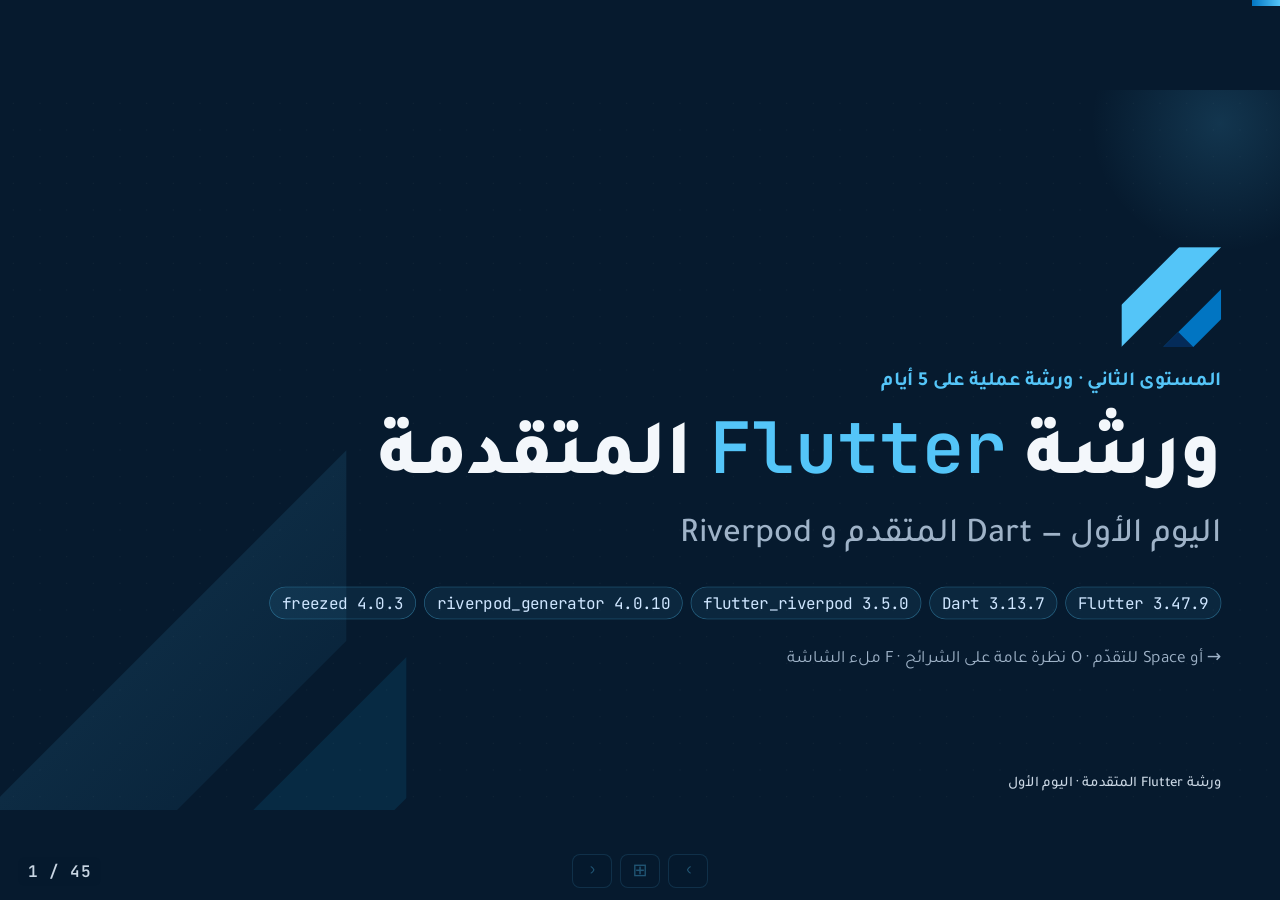
<file: _later/decks/day1_full_v1.html>
<!doctype html>
<html lang="ar" dir="rtl">
<head>
<meta charset="utf-8">
<meta name="viewport" content="width=device-width, initial-scale=1">
<title>ورشة Flutter المتقدمة — اليوم الأول</title>
<meta name="description" content="عرض اليوم الأول: Dart المتقدم و Riverpod — يطابق أمثلة day1_examples">
<link rel="preconnect" href="https://fonts.googleapis.com">
<link rel="preconnect" href="https://fonts.gstatic.com" crossorigin>
<link href="https://fonts.googleapis.com/css2?family=Tajawal:wght@400;500;700;800&family=JetBrains+Mono:wght@400;500;600&display=swap" rel="stylesheet">
<style>
/* ============================================================
   Identity: Dart/Flutter navy + sky, amber for "run" cues
   ============================================================ */
:root{
  --bg:#061A2E; --bg2:#0B2A47; --card:#0E3156; --code:#04111F;
  --ink:#F3F7FB; --muted:#9FB3C8; --sky:#54C5F8; --blue:#13B9FD; --deep:#0175C2;
  --amber:#FFC108; --teal:#2EE6A6; --rose:#FF6B81;
  --sans:'Tajawal',system-ui,sans-serif; --mono:'JetBrains Mono','Fira Code',monospace;
  --ease:cubic-bezier(.2,.7,.2,1);
}
*{box-sizing:border-box}
html,body{margin:0;height:100%;background:var(--bg);color:var(--ink);font-family:var(--sans);overflow:hidden;-webkit-font-smoothing:antialiased}
button{font-family:inherit}
code{font-family:var(--mono)}

/* ---------- stage (16:9, scaled to fit) ---------- */
#stage{position:absolute;top:0;left:0;width:1920px;height:1080px;transform-origin:0 0;overflow:hidden;background:var(--bg);
  --enter:-80px;--leave:80px}
#stage.back{--enter:80px;--leave:-80px}
#stage::before{content:'';position:absolute;inset:0;background-image:radial-gradient(rgba(255,255,255,.05) 1.2px,transparent 1.2px);background-size:40px 40px;pointer-events:none}
.bgshape{position:absolute;pointer-events:none}
.bg1{left:-160px;bottom:-140px;width:680px;height:680px;background:linear-gradient(135deg,rgba(84,197,248,.18),rgba(1,117,194,.04));clip-path:polygon(0 100%,100% 0,100% 42%,42% 100%)}
.bg2{left:150px;bottom:-230px;width:460px;height:460px;background:rgba(19,185,253,.10);clip-path:polygon(0 100%,100% 0,100% 46%,46% 100%)}
.bg3{right:-120px;top:-160px;width:420px;height:420px;background:radial-gradient(circle at 50% 50%,rgba(84,197,248,.16),transparent 65%)}

/* ---------- slides & transitions (RTL: next enters from the left) ---------- */
.slide{position:absolute;inset:0;padding:90px 88px 64px;display:flex;flex-direction:column;
  opacity:0;visibility:hidden;transform:translateX(var(--enter));pointer-events:none;
  transition:opacity .55s var(--ease),transform .55s var(--ease),visibility 0s linear .55s}
.slide.active{opacity:1;visibility:visible;transform:none;pointer-events:auto;transition-delay:0s}
.slide.leaving{transform:translateX(var(--leave))}
.slide::before{content:attr(data-kicker);position:absolute;top:34px;right:88px;font-size:24px;font-weight:700;color:var(--sky);letter-spacing:.2px}
.slide::after{content:'ورشة Flutter المتقدمة · اليوم الأول';position:absolute;bottom:26px;right:88px;font-size:22px;font-weight:500;color:#C9D6E3}

/* ---------- staggered entrance ---------- */
@keyframes rise{from{opacity:0;transform:translateY(26px)}to{opacity:1;transform:none}}
.slide.active .a{animation:rise .7s var(--ease) both;animation-delay:calc(var(--i,0)*90ms + 120ms)}
.slide.active .ln{animation:rise .45s var(--ease) both;animation-delay:calc(var(--pi,0)*90ms + var(--i,0)*38ms + 260ms)}

/* ---------- typography ---------- */
h1,h2,h3{margin:0;font-weight:800;line-height:1.2}
h2{font-size:60px;margin-bottom:24px}
h2 .en{font-family:var(--mono);font-weight:600;font-size:.78em;color:var(--sky);direction:ltr;unicode-bidi:isolate}
.body{flex:1;min-height:0;display:flex;flex-direction:column}
.cols{display:flex;gap:44px;flex:1;min-height:0;align-items:flex-start}
.col{min-width:0}
.col.text{flex:1}
.col.code{flex:1.5}
.cols.wide .col.code{flex:2}
.cols.even .col.code{flex:1}
.cols.diagram .col.text{flex:1.15}
.cols.diagram .col.dia{flex:1;align-self:stretch}
.cols.diagram.wd .col.text{flex:1}
.cols.diagram.wd .col.dia{flex:1.25}
.lead{font-size:34px;line-height:1.5;margin:0 0 22px;color:var(--ink)}
.lead b{color:var(--sky)}
ul.bul{list-style:none;margin:0;padding:0}
ul.bul li{position:relative;font-size:32px;line-height:1.45;padding-right:40px;margin-bottom:16px}
ul.bul li::before{content:'';position:absolute;right:6px;top:.62em;width:16px;height:16px;border-radius:5px;background:var(--sky);transform:rotate(45deg) scale(.9)}
ul.bul li b{color:var(--sky);font-weight:700}
ul.bul.tight li{font-size:30px;margin-bottom:12px}
.ic{font-family:var(--mono);font-size:.86em;background:rgba(84,197,248,.12);border:1px solid rgba(84,197,248,.25);border-radius:8px;padding:1px 10px;margin:0 4px;direction:ltr;unicode-bidi:isolate;color:#CFE6FF;white-space:nowrap}
.muted{color:var(--muted)}
.note{font-size:28px;line-height:1.5;color:var(--muted);margin-top:12px}

/* callouts */
.warn,.tip,.key{border-radius:18px;padding:16px 22px;font-size:29px;line-height:1.45;margin-top:14px;border:1px solid}
.warn{background:rgba(255,107,129,.10);border-color:rgba(255,107,129,.45)}
.tip{background:rgba(46,230,166,.09);border-color:rgba(46,230,166,.4)}
.key{background:rgba(255,193,8,.09);border-color:rgba(255,193,8,.45)}
.warn b,.tip b,.key b{font-weight:800}
.warn b{color:var(--rose)} .tip b{color:var(--teal)} .key b{color:var(--amber)}

/* ---------- code blocks ---------- */
pre.code{position:relative;margin:0;direction:ltr;text-align:left;background:var(--code);border:1px solid rgba(84,197,248,.24);
  border-radius:20px;padding:46px 22px 20px;font:500 27px/1.36 var(--mono);color:#E6EEF7;overflow:hidden;width:100%;
  box-shadow:0 20px 60px rgba(0,0,0,.35)}
pre.code.sm{font-size:25px;padding-top:42px}
pre.code::before{content:attr(data-file);position:absolute;top:0;right:0;font:500 19px/1 var(--mono);color:var(--muted);padding:10px 16px;background:rgba(255,255,255,.05);border-radius:0 19px 0 12px}
pre.code::after{content:'';position:absolute;top:14px;left:18px;width:12px;height:12px;border-radius:50%;background:var(--rose);box-shadow:20px 0 0 var(--amber),40px 0 0 var(--teal)}
pre.code code{display:block;white-space:pre}
.ln{display:block;white-space:pre;min-height:1.36em}
.kw{color:#FF8FB8}.ty{color:#8BE9FD}.st{color:#C3E88D}.nu{color:#FFD166}.cm{color:#AFC1D4;font-style:italic}.an{color:#FFC108}.fn{color:#D8EAFF}.ip{color:#FFD166}
.cm[dir=rtl],.st[dir=rtl]{unicode-bidi:isolate}
.ip{direction:ltr;unicode-bidi:isolate}
.stack{display:flex;flex-direction:column;gap:18px;width:100%}

/* run cue */
.run{margin-top:auto;display:flex;align-items:center;gap:26px;align-self:flex-start;background:rgba(255,193,8,.10);border:1.5px solid rgba(255,193,8,.55);border-radius:16px;padding:12px 22px;font-size:29px}
.run .lbl{font-weight:800;color:var(--amber);white-space:nowrap}
.run .lbl::before{content:'▶';display:inline-block;margin-left:10px;font-size:.8em}
.run code{direction:ltr;unicode-bidi:isolate;font-size:.92em;background:rgba(0,0,0,.35);padding:6px 14px;border-radius:10px;color:#FFE08A}
.run .menu{color:#C9D6E3;font-size:1em;border-right:2px solid rgba(255,193,8,.4);padding-right:24px}
.run .menu .ic{font-size:.9em}
.body + .run{margin-top:22px}

/* tables */
table.tbl{width:100%;border-collapse:collapse;font-size:29px;line-height:1.4}
table.tbl th{background:rgba(84,197,248,.14);color:var(--sky);font-weight:800;text-align:right;padding:14px 20px;border-bottom:2px solid rgba(84,197,248,.4)}
table.tbl td{padding:14px 20px;border-bottom:1px solid rgba(255,255,255,.09);vertical-align:top}
table.tbl tr:last-child td{border-bottom:0}
table.tbl td.mono{font-family:var(--mono);direction:ltr;text-align:left;color:#CFE6FF;font-size:26px}
table.tbl th.l{text-align:left;direction:ltr}
table.tbl td b{color:var(--sky)}
table.tbl .ok{color:var(--teal);font-weight:800} table.tbl .no{color:var(--rose);font-weight:800}

/* chips / cards */
.chips{display:flex;flex-wrap:wrap;gap:12px}
.chips span{font-family:var(--mono);direction:ltr;unicode-bidi:isolate;font-size:24px;padding:8px 18px;border-radius:999px;border:1px solid rgba(84,197,248,.4);background:rgba(84,197,248,.08);color:#CFE6FF}
.cards{display:grid;gap:22px}
.cards.two{grid-template-columns:1fr 1fr}
.cards.three{grid-template-columns:1fr 1fr 1fr}
.card{background:rgba(255,255,255,.04);border:1px solid rgba(84,197,248,.22);border-radius:20px;padding:22px 26px}
.card h3{font-size:32px;color:var(--sky);margin-bottom:12px}
.card h3 .ic{font-size:.8em}
.card p,.card li{font-size:28px;line-height:1.45;margin:0}
.card ol,.card ul{margin:0;padding-right:28px}
.card li{margin-bottom:8px}

/* agenda */
.agenda{display:grid;grid-template-columns:1fr 1fr;gap:30px;flex:1}
.agenda .part{background:rgba(255,255,255,.035);border:1px solid rgba(84,197,248,.25);border-radius:24px;padding:26px 30px}
.agenda h3{font-size:38px;color:var(--sky);margin-bottom:16px;display:flex;align-items:center;gap:14px}
.agenda h3 .tag{font-family:var(--mono);font-size:24px;background:var(--deep);color:#fff;border-radius:10px;padding:4px 12px;direction:ltr}
.agenda ol{margin:0;padding-right:34px;font-size:30px;line-height:1.55}
.agenda li span{color:var(--muted);font-size:.85em}

/* title + divider */
.slide.title,.slide.divider{justify-content:center;align-items:flex-start}
.slide.title::before,.slide.divider::before{content:none}
.slide.title .kick,.slide.divider .kick{font-size:30px;color:var(--sky);font-weight:700;margin-bottom:18px}
.slide.title h1{font-size:118px;letter-spacing:-.5px;margin-bottom:10px}
.slide.title h1 .en{font-family:var(--mono);font-weight:600;color:var(--sky);direction:ltr;unicode-bidi:isolate;font-size:.9em}
.slide.title h2{font-size:52px;font-weight:500;color:var(--muted);margin-bottom:44px}
.slide.title .hint{margin-top:40px;color:var(--muted);font-size:26px}
.slide.divider h1{font-size:120px}
.slide.divider .big{font-size:64px;color:var(--sky);font-weight:800;margin-bottom:14px}
.slide.divider .sub{font-size:34px;color:var(--muted);margin-top:16px;max-width:1300px;line-height:1.5}
.mark{position:relative;width:150px;height:150px;margin-bottom:34px}
.mark i{position:absolute;display:block}
.mark .m1{left:0;top:0;width:150px;height:150px;background:var(--sky);clip-path:polygon(0 58%,58% 0,100% 0,0 100%)}
.mark .m2{left:0;top:0;width:150px;height:150px;background:var(--deep);clip-path:polygon(42% 100%,100% 42%,100% 72%,72% 100%)}
.mark .m3{left:0;top:0;width:150px;height:150px;background:#042B59;clip-path:polygon(42% 100%,57% 85%,72% 100%)}

/* recap, exercises */
.recap{display:grid;grid-template-columns:1fr 1fr;gap:34px;flex:1}
.recap .part h3{font-size:34px;color:var(--sky);margin-bottom:14px}
.recap ul{list-style:none;margin:0;padding:0}
.recap li{font-size:28px;line-height:1.45;padding:9px 0;border-bottom:1px solid rgba(255,255,255,.08)}
.recap li b{color:var(--ink);font-weight:800}
.recap li .ic{font-size:.82em}
.ex{counter-reset:ex;list-style:none;margin:0;padding:0;display:grid;grid-template-columns:1fr 1fr;gap:18px 26px}
.ex li{counter-increment:ex;position:relative;background:rgba(255,255,255,.04);border:1px solid rgba(84,197,248,.22);border-radius:18px;padding:18px 84px 18px 22px;font-size:28px;line-height:1.45}
.ex li::before{content:counter(ex);position:absolute;right:20px;top:16px;width:46px;height:46px;border-radius:12px;background:var(--amber);color:#042B59;font-weight:800;font-size:28px;display:flex;align-items:center;justify-content:center}
.ex li.wide{grid-column:1/-1}

/* day 2 preview */
.next{display:grid;grid-template-columns:1fr 1fr;gap:30px;margin-top:10px}
.next .card h3{font-size:40px}
.next .card li{font-size:29px}

/* timing bars (slide 5) */
.bars{display:flex;flex-direction:column;gap:14px;margin-top:18px}
.bars .bar span{display:block;font-size:27px;margin-bottom:6px;color:var(--muted)}
.bars .bar i{display:block;width:var(--w);font-style:normal;font-family:var(--mono);font-size:24px;padding:8px 16px;border-radius:10px;background:linear-gradient(90deg,var(--deep),var(--sky));color:#042B59;font-weight:600;direction:ltr;text-align:left;transform-origin:right}
.slide.active .bars .bar i{animation:grow .9s var(--ease) both;animation-delay:calc(var(--i,0)*90ms + 500ms)}
@keyframes grow{from{transform:scaleX(0)}to{transform:none}}

/* layer stack (DI) */
.layers{display:flex;flex-direction:column;gap:10px}
.layers .ly{background:var(--card);border:1.5px solid rgba(84,197,248,.4);border-radius:14px;padding:12px 18px;font-size:27px;display:flex;justify-content:space-between;align-items:center;gap:12px}
.layers .ly code{color:#CFE6FF;font-size:24px;direction:ltr}
.layers .arrow{text-align:center;color:var(--sky);font-size:26px;line-height:1}

/* class-modifier mini table */
.mods{display:grid;grid-template-columns:auto 1fr;gap:10px 18px;align-items:center;font-size:28px}
.mods code{font-size:26px;color:var(--amber);direction:ltr}

/* ============================================================
   Diagrams (base CSS = final state; .play adds motion)
   ============================================================ */
.diagram{position:relative;width:100%;height:100%}
@keyframes fadein{from{opacity:0}to{opacity:1}}
@keyframes pop{from{opacity:0;transform:scale(.6)}to{opacity:1;transform:none}}
@keyframes dim{from{opacity:1}to{opacity:.3}}

/* 1) event loop */
.el{display:flex;flex-direction:column;gap:6px}
.el .lane{display:flex;align-items:center;gap:22px;background:rgba(255,255,255,.04);border:1px solid rgba(84,197,248,.25);border-radius:16px;padding:10px 20px;min-height:86px}
.el .lane.ev{border-color:rgba(255,193,8,.4)}
.el .lt{width:330px;flex:none;font-size:25px;color:var(--sky);font-weight:700;line-height:1.2}
.el .lt small{display:block;font:500 19px/1.3 var(--sans);color:#C9D6E3;margin-top:4px}
.el .lane.ev .lt{color:var(--amber)}
.el .chips{gap:10px}
.el .chip{font:700 27px/1 var(--mono);background:var(--deep);color:#fff;padding:13px 18px;border-radius:12px;border:0}
.el .lane.ev .chip{background:#8a6400}
.el .larrow{display:flex;align-items:center;gap:14px;padding:0 44px;color:var(--amber);font-size:20px;line-height:1.2}
.el .larrow i{font-style:normal;font-size:34px;line-height:1}
.el .larrow b{font-weight:800}
.el .console{flex:1;display:flex;flex-direction:column;justify-content:center;margin-top:8px;background:var(--code);border-radius:16px;padding:10px 22px;font:500 26px/1.45 var(--mono);direction:ltr;text-align:left;border:1px solid rgba(84,197,248,.2)}
.el .console .ct{color:#C9D6E3;font-family:var(--sans);direction:rtl;text-align:right;font-size:22px;margin-bottom:4px}
.el .o{color:#C3E88D;unicode-bidi:isolate} .el .o.ev{color:#FFD166}
.play.el .chip{animation:pop .4s both var(--d),dim .5s forwards var(--dc)}
.play.el .o{animation:fadein .35s both var(--d)}

/* 2) stream */
.sd{display:flex;flex-direction:column;justify-content:center;gap:24px}
.sd .row{display:flex;align-items:center}
.sd .src{width:224px;background:var(--card);border:2px solid var(--sky);border-radius:18px;padding:14px 10px;text-align:center;font-size:23px;line-height:1.4}
.sd .src b{display:block;font-family:var(--mono);font-size:19px;color:var(--sky);direction:ltr}
.sd .src em{display:block;font-style:normal;color:var(--muted);font-family:var(--mono);font-size:19px;direction:ltr}
.sd .pipe{flex:1;position:relative;height:18px;margin:0 0 0 26px;border-radius:9px 0 0 9px;background:linear-gradient(90deg,rgba(84,197,248,.08),rgba(84,197,248,.55))}
.sd .pipe::after{content:'';position:absolute;left:-4px;top:50%;transform:translateY(-50%);border:12px solid transparent;border-right:18px solid rgba(84,197,248,.55)}
.sd .bub{position:absolute;top:50%;right:var(--p);transform:translate(50%,-50%);background:var(--sky);color:#042B59;font:700 23px var(--mono);padding:9px 14px;border-radius:999px;white-space:nowrap;unicode-bidi:isolate}
.sd .bub.err{background:var(--rose);color:#fff}
.sd .bub.done{background:var(--teal);color:#042B59}
.sd .subs{display:flex;gap:14px}
.sd .sub{flex:1;background:var(--card);border:1px solid rgba(84,197,248,.4);border-radius:14px;padding:12px 16px;font-size:24px;line-height:1.35}
.sd .split{text-align:center;color:var(--muted);font-size:22px;margin:-8px 0}
.sd .sub b{font-family:var(--mono);color:var(--sky);direction:ltr;unicode-bidi:isolate}
.sd .sub i{display:block;font-style:normal;color:var(--muted);font-size:21px;font-family:var(--mono);direction:ltr;text-align:left}
.sd .got{display:block;font-size:22px;color:#C3E88D;margin-top:4px}
.sd .axis{display:flex;justify-content:flex-start;color:#C9D6E3;font-size:23px;padding:0 250px 0 20px;margin-top:-10px}
.play.sd .bub{animation:flow 2.2s cubic-bezier(.3,.6,.3,1) both;animation-delay:var(--d)}
.play.sd .got{animation:fadein .4s both var(--d)}
@keyframes flow{from{right:-2%;opacity:0}12%{opacity:1}to{right:var(--p);opacity:1}}

/* 3) isolates */
.iso{display:flex;align-items:stretch}
.iso .ibox{width:210px;background:var(--card);border:2px solid var(--sky);border-radius:20px;padding:18px 12px;display:flex;flex-direction:column;gap:12px;align-items:center;text-align:center}
.iso .ibox.worker{border-color:var(--amber)}
.iso h4{margin:0;font:700 23px var(--mono);color:var(--sky);direction:ltr}
.iso .worker h4{color:var(--amber)}
.iso .mem{font-size:22px;line-height:1.35;color:#C9D6E3;border:1px dashed rgba(255,255,255,.3);border-radius:10px;padding:10px 10px 12px;width:100%}
.iso .port{font:600 16px var(--mono);background:rgba(84,197,248,.15);border-radius:10px;padding:8px 4px;width:100%;direction:ltr;overflow-wrap:anywhere}
.iso .heart{font-size:30px;margin-top:auto}
.iso .cpu{font:600 21px var(--mono);color:var(--amber);margin-top:auto;direction:ltr}
.iso .lanes{flex:1;display:flex;flex-direction:column;justify-content:space-around;padding:24px 22px;min-width:0}
.iso .msg{position:relative;height:84px}
.iso .msg .line{position:absolute;left:12px;right:12px;top:58px;height:3px;background:rgba(255,255,255,.28)}
.iso .tol .line::before{content:'';position:absolute;left:-2px;top:50%;transform:translateY(-50%);border:11px solid transparent;border-right:16px solid rgba(255,255,255,.6)}
.iso .tor .line::before{content:'';position:absolute;right:-2px;top:50%;transform:translateY(-50%);border:11px solid transparent;border-left:16px solid rgba(255,255,255,.6)}
.iso .msg .lbl{position:absolute;top:8px;left:6px;right:6px;text-align:center;font:600 17px var(--mono);color:var(--ink);direction:ltr;unicode-bidi:isolate;white-space:nowrap}
.iso .msg .lbl .n{display:inline-block;background:var(--sky);color:#042B59;border-radius:8px;padding:1px 8px;margin-right:8px;font-weight:700}
.iso .dot{position:absolute;top:49px;width:22px;height:22px;border-radius:50%;background:var(--sky);box-shadow:0 0 16px var(--sky)}
.iso .tor .dot{background:var(--amber);box-shadow:0 0 16px var(--amber)}
.iso .tol .dot{right:calc(100% - 22px)}
.iso .tor .dot{left:calc(100% - 22px)}
.play.iso .tol .dot{animation:toL 1.3s ease-in-out both var(--d)}
.play.iso .tor .dot{animation:toR 1.3s ease-in-out both var(--d)}
.play.iso .msg .lbl{animation:fadein .4s both calc(var(--d) + .2s)}
.play.iso .heart{animation:beat 1s ease-in-out infinite}
@keyframes toL{from{right:0}to{right:calc(100% - 22px)}}
@keyframes toR{from{left:0}to{left:calc(100% - 22px)}}
@keyframes beat{0%,100%{transform:scale(1)}50%{transform:scale(1.25)}}

/* 4) riverpod graph (fixed 900x640 coordinate space) */
.rp{width:940px;height:780px}
.rp .scope{position:absolute;left:0;right:0;top:0;height:470px;border:2px dashed rgba(84,197,248,.65);border-radius:26px}
.rp .scope-title{position:absolute;top:-22px;right:34px;background:var(--bg);padding:0 14px;color:var(--sky);font:800 27px var(--sans)}
.rp .scope-title code{color:var(--sky)}
.rp .node,.rp .wnode{position:absolute;background:var(--card);border:2px solid var(--sky);border-radius:16px;display:flex;flex-direction:column;align-items:center;justify-content:center;gap:6px;padding:8px 12px}
.rp .node{width:300px;height:130px}
.rp .node b,.rp .wnode b{font:700 27px var(--mono);direction:ltr;unicode-bidi:isolate;color:var(--ink)}
.rp .node small,.rp .wnode small{font:500 23px/1.3 var(--sans);color:#D5E1EC;text-align:center}
.rp .wnode small{font-family:var(--mono);direction:ltr;unicode-bidi:isolate;font-size:20px}
.rp .p1{top:90px;right:50px}
.rp .p2{top:90px;left:50px}
.rp .p3{top:300px;left:300px;width:340px;border-color:var(--teal)}
.rp .wnode{top:570px;width:430px;height:150px;border-color:rgba(255,255,255,.45)}
.rp .w1{right:30px}
.rp .w2{left:30px}
.rp .flag{position:absolute;top:-18px;left:16px;background:var(--amber);color:#042B59;font:800 20px var(--sans);padding:3px 12px;border-radius:999px;opacity:0}
.rp svg{position:absolute;inset:0;width:100%;height:100%;pointer-events:none;overflow:visible}
.rp svg line,.rp svg path{stroke:rgba(255,255,255,.45);stroke-width:3;fill:none;marker-start:url(#dot);marker-end:url(#arr)}
.rp svg text{fill:#C9D6E3;font:600 20px var(--mono);direction:ltr;text-anchor:start}
.rp .pulse{position:absolute;left:0;top:0;width:22px;height:22px;border-radius:50%;background:var(--amber);box-shadow:0 0 18px var(--amber);opacity:0;offset-rotate:0deg}
.rp .pu1{offset-path:path('M245 570 L160 220')}
.rp .pu2{offset-path:path('M300 220 L380 300')}
.rp .pu3{offset-path:path('M470 430 L695 570')}
.play.rp .pulse{animation:travel .8s linear both;animation-delay:var(--d)}
.play.rp .flash{animation:flash 1s both var(--d)}
.play.rp .flag{animation:flagin 1.4s both var(--d)}
@keyframes travel{0%{offset-distance:0%;opacity:1}90%{opacity:1}100%{offset-distance:100%;opacity:0}}
@keyframes flash{0%{box-shadow:none}30%{box-shadow:0 0 0 5px var(--amber),0 0 40px var(--amber)}100%{box-shadow:none}}
@keyframes flagin{0%{opacity:0;transform:translateY(8px)}20%{opacity:1;transform:none}80%{opacity:1}100%{opacity:0}}

/* 5) autoDispose */
.ad{display:flex;gap:26px}
.ad .screens{display:flex;flex-direction:column;align-items:center;gap:8px;width:330px}
.ad .scr{width:300px;border:3px solid rgba(255,255,255,.28);border-radius:20px;overflow:hidden;background:#0d2440}
.ad .bar{background:var(--deep);padding:7px 12px;font:700 20px var(--mono);direction:ltr;text-align:left;white-space:nowrap}
.ad .scr ul{list-style:none;margin:0;padding:8px 14px;font-size:24px}
.ad .scr li{padding:6px 0;border-bottom:1px solid rgba(255,255,255,.08)}
.ad .scr li.hi{color:var(--sky);font-weight:700}
.ad .scr .bd{padding:14px;font-size:24px;line-height:1.5;text-align:center}
.ad .nav{display:flex;gap:26px;font-size:24px;color:#C9D6E3;font-weight:700}
.ad .nav span{padding:4px 12px;border-radius:999px;border:1px solid rgba(255,255,255,.2)}
.ad .store{flex:1;border:2px dashed rgba(84,197,248,.65);border-radius:24px;padding:36px 22px 22px;position:relative;display:flex;flex-direction:column;gap:18px;justify-content:center}
.ad .stt{position:absolute;top:-20px;right:28px;background:var(--bg);padding:0 12px;color:var(--sky);font-weight:800;font-size:25px}
.ad .pv{background:var(--card);border:2px solid var(--sky);border-radius:16px;padding:14px 18px;display:flex;flex-wrap:wrap;gap:10px;align-items:center}
.ad .pv b{font:700 25px var(--mono);direction:ltr;unicode-bidi:isolate;flex-basis:100%;color:var(--ink)}
.ad .s{font-size:24px;padding:5px 14px;border-radius:999px;background:rgba(255,255,255,.08)}
.ad .s.drop{background:rgba(255,107,129,.15)} .ad .s.keep{background:rgba(255,193,8,.15)} .ad .s.create{background:rgba(46,230,166,.15)}
.ad .log{font:500 27px/1.5 var(--mono);direction:ltr;text-align:left;color:#C9D6E3;background:var(--code);border-radius:12px;padding:12px 16px}
.play.ad .s1{animation:scrA 9s both}
.play.ad .s2{animation:scrB 9s both}
.play.ad .push{animation:navP 9s both} .play.ad .pop{animation:navQ 9s both}
.play.ad .pv1{animation:life1 9s both} .play.ad .pv2{animation:life2 9s both}
.play.ad .s{opacity:0}
.play.ad .s.c1{animation:chipA 9s both} .play.ad .s.k1{animation:chipK 9s both}
.play.ad .s.d2{animation:chipD2 9s both} .play.ad .s.d1{animation:chipD1 9s both}
@keyframes scrA{0%,12%{border-color:var(--sky);box-shadow:0 0 30px rgba(84,197,248,.5)}16%,40%{border-color:rgba(255,255,255,.28);box-shadow:none}44%,100%{border-color:var(--sky);box-shadow:0 0 30px rgba(84,197,248,.5)}}
@keyframes scrB{0%,12%{border-color:rgba(255,255,255,.28);box-shadow:none}16%,40%{border-color:var(--sky);box-shadow:0 0 30px rgba(84,197,248,.5)}44%,100%{border-color:rgba(255,255,255,.28);box-shadow:none}}
@keyframes navP{0%,10%{color:var(--muted)}13%,17%{color:var(--amber);border-color:var(--amber)}22%,100%{color:var(--muted)}}
@keyframes navQ{0%,38%{color:var(--muted)}41%,45%{color:var(--amber);border-color:var(--amber)}50%,100%{color:var(--muted)}}
@keyframes life1{0%,15%{opacity:0;transform:translateY(14px)}19%,80%{opacity:1;transform:none}86%,100%{opacity:.18}}
@keyframes life2{0%,15%{opacity:0;transform:translateY(14px)}19%,46%{opacity:1;transform:none}52%,100%{opacity:.18}}
@keyframes chipA{0%,17%{opacity:0}21%,100%{opacity:1}}
@keyframes chipK{0%,47%{opacity:0}51%,100%{opacity:1}}
@keyframes chipD2{0%,47%{opacity:0}51%,100%{opacity:1}}
@keyframes chipD1{0%,81%{opacity:0}85%,100%{opacity:1}}

/* ---------- presenter chrome ---------- */
#progress{position:fixed;top:0;right:0;height:6px;width:0;background:linear-gradient(90deg,var(--deep),var(--sky));z-index:50;transition:width .4s var(--ease)}
#counter{position:fixed;bottom:14px;left:18px;z-index:50;font:600 16px var(--mono);color:#C9D6E3;direction:ltr;background:rgba(6,26,46,.7);padding:4px 10px;border-radius:8px;letter-spacing:.5px;transition:opacity .4s}
#nav{position:fixed;bottom:12px;left:50%;transform:translateX(-50%);z-index:50;display:flex;gap:8px;opacity:.35;transition:opacity .3s}
#nav:hover{opacity:1}
body.idle #nav,body.idle #counter{opacity:0;pointer-events:none}
#nav button{background:rgba(6,26,46,.8);border:1px solid rgba(84,197,248,.4);color:var(--sky);width:40px;height:34px;border-radius:8px;font-size:18px;cursor:pointer}
#overview{position:fixed;inset:0;z-index:100;background:rgba(3,14,26,.96);overflow:auto;padding:28px;display:none}
#overview.open{display:block}
#overview .grid{display:grid;gap:18px;grid-template-columns:repeat(5,1fr)}
#overview .thumb{position:relative;aspect-ratio:16/9;border:2px solid rgba(255,255,255,.15);border-radius:10px;overflow:hidden;cursor:pointer;background:var(--bg);transition:border-color .2s,transform .2s}
#overview .thumb:hover{border-color:var(--sky);transform:scale(1.03)}
#overview .thumb.cur{border-color:var(--amber)}
#overview .thumb .num{position:absolute;bottom:6px;left:8px;z-index:2;font:700 13px var(--mono);color:#fff;background:rgba(0,0,0,.6);padding:2px 7px;border-radius:6px;direction:ltr}
#overview .thumb .slide{position:absolute;left:0;top:0;width:1920px;height:1080px;transform-origin:0 0;opacity:1;visibility:visible;transition:none;pointer-events:none}
#overview .slide .a,#overview .slide .ln,#overview .diagram *{animation:none!important;opacity:1}
#overview .slide .flag,#overview .slide .pulse{opacity:0!important}
#overview .thumb .diagram .s{opacity:1}

/* ---------- static / reduced motion ---------- */
html.static *,html.static *::before,html.static *::after{animation:none!important;transition:none!important}
@media (prefers-reduced-motion:reduce){*,*::before,*::after{animation:none!important;transition:none!important}}
#audit{display:none}
</style>
</head>
<body>
<div id="progress"></div>
<div id="stage">
<div class="bgshape bg1"></div><div class="bgshape bg2"></div><div class="bgshape bg3"></div>

<!-- ================= 1 TITLE ================= -->
<section class="slide title">
  <div class="mark a"><i class="m1"></i><i class="m2"></i><i class="m3"></i></div>
  <div class="kick a">المستوى الثاني · ورشة عملية على 5 أيام</div>
  <h1 class="a">ورشة <span class="en">Flutter</span> المتقدمة</h1>
  <h2 class="a">اليوم الأول — Dart المتقدم و Riverpod</h2>
  <div class="chips a"><span>Flutter 3.47.9</span><span>Dart 3.13.7</span><span>flutter_riverpod 3.5.0</span><span>riverpod_generator 4.0.10</span><span>freezed 4.0.3</span></div>
  <div class="hint a">→ أو Space للتقدّم · O نظرة عامة على الشرائح · F ملء الشاشة</div>
</section>

<!-- ================= 2 AGENDA ================= -->
<section class="slide" data-kicker="برنامج اليوم">
  <h2 class="a">ماذا سنتعلّم اليوم؟</h2>
  <div class="body">
    <div class="agenda">
      <div class="part a">
        <h3><span class="tag">A</span> Dart المتقدم <span class="muted" style="font-size:.6em">— أمثلة صافية بـ dart run</span></h3>
        <ol>
          <li>Futures و async/await <span>+ ترتيب حلقة الأحداث</span></li>
          <li>Streams و StreamController</li>
          <li>Isolates — التنفيذ المتوازي الحقيقي</li>
          <li>Records (Dart 3)</li>
          <li>Sealed Classes و Pattern Matching</li>
          <li>Generics</li>
          <li>Extension Methods و Extension Types</li>
          <li>توليد الكود: freezed + json_serializable</li>
        </ol>
      </div>
      <div class="part a">
        <h3><span class="tag">B</span> Riverpod <span class="muted" style="font-size:.6em">— تطبيق Flutter بقائمة دروس</span></h3>
        <ol>
          <li>الأساسيات: ProviderScope و ref <span>(watch / read / listen)</span></li>
          <li>أنواع الـ Providers <span>+ كيف أختار؟</span></li>
          <li>توليد الكود بـ @riverpod</li>
          <li>AsyncValue: loading / data / error</li>
          <li>family و autoDispose</li>
          <li>حقن الاعتماديات (Dependency Injection)</li>
          <li>Overrides والاختبارات</li>
        </ol>
      </div>
    </div>
    <p class="note a" style="margin-top:22px">كل موضوع بنفس الإيقاع: <b style="color:var(--sky)">الفكرة</b> ← <b style="color:var(--sky)">الكود</b> ← <b style="color:var(--sky)">الخلاصة والفخاخ</b> ← <b style="color:var(--amber)">▶ شغّل المثال</b></p>
  </div>
</section>

<!-- ================= 3 DIVIDER A ================= -->
<section class="slide divider">
  <div class="kick a">الجزء A</div>
  <h1 class="a">Dart المتقدم</h1>
  <div class="sub a">أمثلة Dart صافية في مجلد <span class="ic">bin/</span> — تُشغَّل بـ <span class="ic">dart run bin/&lt;اسم الملف&gt;</span> بدون محاكي.<br>8 دروس: Futures · Streams · Isolates · Records · Sealed · Generics · Extensions · Codegen</div>
</section>

<!-- ================= 4 FUTURES: concept ================= -->
<section class="slide" data-kicker="الجزء A · Dart المتقدم · الدرس 1">
  <h2 class="a">Futures و <span class="en">async/await</span> بالتفصيل</h2>
  <div class="body"><div class="cols">
    <div class="col text">
      <ul class="bul">
        <li class="a">الـ <b>Future</b> هو «وعد» بقيمة ستصل لاحقاً (أو خطأ).</li>
        <li class="a">Dart تعمل على خيط واحد (Single Thread) مع حلقة أحداث (Event Loop)، لذلك الانتظار لا يوقف البرنامج بل يسمح لمهام أخرى بالعمل.</li>
        <li class="a">الطريقة القديمة: <span class="ic">then / catchError / whenComplete</span></li>
        <li class="a">الطريقة الحديثة: <b>async / await</b> مع try / catch / finally — الكود يُقرأ من الأعلى للأسفل كأنه متزامن.</li>
        <li class="a">رمي خطأ داخل دالة async يحوّله تلقائياً إلى Future فاشل، و<span class="ic">on</span> تلتقط نوع خطأ محدد.</li>
      </ul>
    </div>
    <div class="col code">
<pre class="code a" data-file="bin/01_futures_async.dart"><code>Future&lt;String&gt; fetchUserName(int id) async {
  await Future.delayed(const Duration(milliseconds: 500));
  if (id &lt;= 0) {
    throw ArgumentError('رقم المستخدم غير صالح: $id');
  }
  return 'مستخدم رقم $id';
}

Future&lt;void&gt; awaitStyle() async {
  try {
    final name = await fetchUserName(-5); // سيفشل عمداً
    print(name);
  } on ArgumentError catch (e) {
    print('خطأ متوقع: ${e.message}');
  } finally {
    print('finally تعمل دائماً');
  }
}</code></pre>
    </div>
  </div></div>
</section>

<!-- ================= 5 FUTURES: sequential vs parallel ================= -->
<section class="slide" data-kicker="الجزء A · Dart المتقدم · الدرس 1">
  <h2 class="a">تسلسلي مقابل متوازي — من أهم نقاط الأداء</h2>
  <div class="body"><div class="cols">
    <div class="col text">
      <ul class="bul">
        <li class="a"><b>تسلسلي:</b> الطلب الثاني لا يبدأ إلا بعد انتهاء الأول.</li>
        <li class="a"><b>Future.wait:</b> كل الطلبات تبدأ معاً — عيبه: النتيجة <span class="ic">List&lt;Object&gt;</span> فنحتاج تحويل الأنواع يدوياً.</li>
        <li class="a"><b>Records (Dart 3):</b> <span class="ic">(f1, f2).wait</span> — الأنواع محفوظة لكل عنصر ✅</li>
      </ul>
      <div class="bars a">
        <div class="bar"><span>تسلسلي: await ثم await</span><i style="--w:100%">≈ 1200ms</i></div>
        <div class="bar"><span>متوازي: Future.wait أو Record.wait</span><i style="--w:58%">≈ 700ms</i></div>
      </div>
    </div>
    <div class="col code">
<pre class="code a" data-file="bin/01_futures_async.dart"><code>// تسلسلي: الطلب الثاني لا يبدأ إلا بعد انتهاء الأول ≈ 1200ms
final a = await fetchUserName(1);
final b = await fetchOrdersCount();

// متوازي باستخدام Future.wait: كل الطلبات تبدأ معاً ≈ 700ms
final results =
    await Future.wait([fetchUserName(2), fetchOrdersCount()]);
print('Future.wait: $results');

// متوازي باستخدام Records (Dart 3): الأنواع محفوظة لكل عنصر ✅
final (name, count) =
    await (fetchUserName(3), fetchOrdersCount()).wait;
print('Record.wait: $name / $count');</code></pre>
    </div>
  </div></div>
</section>

<!-- ================= 6 FUTURES: timeout / any / Completer ================= -->
<section class="slide" data-kicker="الجزء A · Dart المتقدم · الدرس 1">
  <h2 class="a"><span class="en">timeout</span> · <span class="en">Future.any</span> · <span class="en">Completer</span></h2>
  <div class="body"><div class="cols wide">
    <div class="col text">
      <ul class="bul">
        <li class="a"><b>timeout:</b> إذا لم تنتهِ العملية خلال المهلة نرمي <span class="ic">TimeoutException</span>.</li>
        <li class="a"><b>Future.any:</b> نأخذ أول نتيجة تصل (مثلاً من عدة خوادم).</li>
        <li class="a"><b>Completer:</b> تحويل كود يعتمد على callbacks (مكتبة قديمة) إلى Future — نعيد الـ Future فوراً، ويكتمل لاحقاً.</li>
      </ul>
      <div class="warn a"><b>⚠️ تنبيه:</b> نسيان <span class="ic">await</span> يعني أن الخطأ قد يضيع ولا يُلتقط! استخدم lint: <span class="ic">unawaited_futures</span> لاكتشاف ذلك.</div>
    </div>
    <div class="col code">
<pre class="code a" data-file="bin/01_futures_async.dart"><code>try {
  await fetchUserName(1).timeout(const Duration(milliseconds: 200));
} on TimeoutException {
  print('انتهت المهلة! الخادم بطيء');
}

final fastest = await Future.any([
  Future.delayed(const Duration(milliseconds: 300), () =&gt; 'الخادم A'),
  Future.delayed(const Duration(milliseconds: 100), () =&gt; 'الخادم B'),
]);

Future&lt;String&gt; legacyApiAsFuture() {
  final completer = Completer&lt;String&gt;();
  Timer(const Duration(milliseconds: 300), () {
    completer.complete('نتيجة من API قديم');
  });
  return completer.future; // نعيد الـ Future فوراً، ويكتمل لاحقاً
}</code></pre>
    </div>
  </div></div>
</section>

<!-- ================= 7 EVENT LOOP (diagram) ================= -->
<section class="slide" data-kicker="الجزء A · Dart المتقدم · الدرس 1">
  <h2 class="a">ترتيب التنفيذ: الكود المتزامن أولاً، ثم <span class="en">microtasks</span>، ثم <span class="en">events</span> <span class="muted" style="font-size:.55em;font-weight:500">(سؤال مقابلات مشهور!)</span></h2>
  <div class="body"><div class="cols diagram">
    <div class="col text">
<pre class="code a sm" data-file="bin/01_futures_async.dart"><code>print('A: كود متزامن');
Future(() =&gt; print('D: Event (Future عادي)'));
scheduleMicrotask(() =&gt; print('C: Microtask'));
Future.microtask(() =&gt; print('C2: Microtask آخر'));
print('B: كود متزامن');
// الناتج: A, B, C, C2, D</code></pre>
      <div class="key a" style="margin-top:20px"><b>لماذا؟</b> الـ microtasks تُنفَّذ كلها قبل أي event جديد — وكل كود متزامن ينتهي أولاً.</div>
    </div>
    <div class="col dia">
      <div class="diagram el a" data-loop="8000">
        <div class="lane"><div class="lt">Call stack<small>الكود المتزامن — يُنفَّذ فوراً</small></div><div class="chips"><span class="chip" style="--d:.2s;--dc:.5s">A</span><span class="chip" style="--d:2.7s;--dc:2.9s">B</span></div></div>
        <div class="larrow"><i>↑</i><span><bdi dir="ltr">1)</bdi> عندما يفرغ الـ stack: تُنفَّذ <b>كل</b> الـ microtasks</span></div>
        <div class="lane"><div class="lt">Microtask queue<small>scheduleMicrotask · Future.microtask</small></div><div class="chips"><span class="chip" style="--d:1.5s;--dc:4s">C</span><span class="chip" style="--d:2.1s;--dc:4.8s">C2</span></div></div>
        <div class="larrow"><i>↑</i><span><bdi dir="ltr">2)</bdi> ثم event <b>واحد</b> فقط، ثم نعود للخطوة 1</span></div>
        <div class="lane ev"><div class="lt">Event queue<small>Future() · Timer · I/O</small></div><div class="chips"><span class="chip" style="--d:.9s;--dc:5.9s">D</span></div></div>
        <div class="console">
          <div class="ct">الناتج في الطرفية</div>
          <div class="o" style="--d:.5s">A: كود متزامن</div>
          <div class="o" style="--d:2.9s">B: كود متزامن</div>
          <div class="o" style="--d:4s">C: Microtask</div>
          <div class="o" style="--d:4.8s">C2: Microtask آخر</div>
          <div class="o ev" style="--d:5.9s">D: Event (Future عادي)</div>
        </div>
      </div>
    </div>
  </div></div>
  <div class="run a"><span class="lbl">شغّل المثال</span><code>dart run bin/01_futures_async.dart</code></div>
</section>

<!-- ================= 8 STREAMS: concept ================= -->
<section class="slide" data-kicker="الجزء A · Dart المتقدم · الدرس 2">
  <h2 class="a">Streams — قيم تصل مع الوقت</h2>
  <div class="body"><div class="cols">
    <div class="col text">
      <ul class="bul">
        <li class="a">الـ <b>Future</b> = قيمة واحدة لاحقاً. الـ <b>Stream</b> = سلسلة قيم تصل مع الوقت (رسائل شات، موقع GPS، تقدّم تحميل).</li>
        <li class="a">إنشاء Stream بدالة <span class="ic">async*</span> و <span class="ic">yield</span> — yield ترسل قيمة إلى من يستمع.</li>
        <li class="a"><span class="ic">await for</span>: أبسط طريقة لاستهلاك Stream.</li>
        <li class="a">التحويلات <span class="ic">where / map / take / distinct</span> تشبه دوال القوائم لكنها تعمل على قيم تصل مع الوقت.</li>
      </ul>
    </div>
    <div class="col code">
<pre class="code a" data-file="bin/02_streams.dart"><code>Stream&lt;int&gt; countdown(int from) async* {
  for (var i = from; i &gt;= 0; i--) {
    await Future.delayed(const Duration(milliseconds: 200));
    yield i; // yield ترسل قيمة إلى من يستمع
  }
}

await for (final n in countdown(3)) {
  print('العد: $n');
}

final evens = Stream.fromIterable([1, 2, 2, 3, 4, 4, 5, 6])
    .distinct() // تجاهل القيم المكررة المتتالية
    .where((n) =&gt; n.isEven) // الأرقام الزوجية فقط
    .map((n) =&gt; 'زوجي: $n') // تحويل كل قيمة
    .take(2); // أول قيمتين ثم يُغلق تلقائياً</code></pre>
    </div>
  </div></div>
</section>

<!-- ================= 9 STREAMCONTROLLER (diagram) ================= -->
<section class="slide" data-kicker="الجزء A · Dart المتقدم · الدرس 2">
  <h2 class="a"><span class="en">StreamController</span>: نتحكم بنفسنا متى نرسل القيم</h2>
  <div class="body"><div class="cols diagram">
    <div class="col text">
<pre class="code a sm" data-file="bin/02_streams.dart"><code>class ChatService {
  // broadcast يسمح بأكثر من مستمع في نفس الوقت
  final _controller =
      StreamController&lt;String&gt;.broadcast();

  // نكشف الـ Stream فقط (للقراءة) ونخفي الـ Sink (للكتابة)
  Stream&lt;String&gt; get messages =&gt; _controller.stream;

  void send(String text) {
    if (_controller.isClosed) return;
    _controller.add(text); // إرسال قيمة
  }

  void fail() =&gt;
      _controller.addError(Exception('انقطع الاتصال'));

  // مهم جداً: إغلاق الـ controller لتجنّب تسريب الذاكرة
  Future&lt;void&gt; dispose() =&gt; _controller.close();
}</code></pre>
    </div>
    <div class="col dia">
      <div class="diagram sd a" data-loop="7000">
        <div class="row">
          <div class="src"><b>StreamController</b>.broadcast()<em>add() · addError() · close()</em></div>
          <div class="pipe">
            <span class="bub" style="--p:12%;--d:.2s">'مرحباً'</span>
            <span class="bub" style="--p:42%;--d:1.6s">'كيف الحال؟'</span>
            <span class="bub err" style="--p:70%;--d:3s">addError</span>
          </div>
        </div>
        <div class="axis"><span>← الوقت: القيم تصل واحدة تلو الأخرى إلى المستمعين</span></div>
        <div class="split">broadcast ← نفس الـ Stream يصل إلى مستمعَين معاً عبر listen()</div>
        <div class="subs">
          <div class="sub"><b>sub1</b> شاشة الشات<i>onData · onError · onDone</i><span class="got" style="--d:2.4s">📩 مرحباً · 📩 كيف الحال؟</span><span class="got" style="--d:4.2s">❌ خطأ: انقطع الاتصال</span><span class="got" style="--d:5.4s">✅ أُغلق الـ Stream (بعد close)</span></div>
          <div class="sub"><b>sub2</b> عدّاد غير المقروء<i>onError: (_) {}</i><span class="got" style="--d:3.8s">unread = 2</span></div>
        </div>
      </div>
    </div>
  </div></div>
</section>

<!-- ================= 10 STREAMS: subscriptions + pitfalls ================= -->
<section class="slide" data-kicker="الجزء A · Dart المتقدم · الدرس 2">
  <h2 class="a"><span class="en">listen</span> و <span class="en">StreamSubscription</span>: الإيقاف والاستئناف والإلغاء</h2>
  <div class="body"><div class="cols">
    <div class="col text">
      <div class="warn a"><b>⚠️</b> كل مستمع يجب أن يعالج الأخطاء، وإلا يصبح الخطأ Unhandled ويُوقف البرنامج.</div>
      <div class="warn a"><b>⚠️ في Flutter:</b> ألغِ الاشتراك في <span class="ic">dispose()</span> دائماً.</div>
      <div class="tip a"><b>💡</b> <span class="ic">pause()</span> تخزّن الرسائل (buffer) ثم تصل دفعة واحدة عند <span class="ic">resume()</span>. إذا أردت تجاهل ما فات: <span class="ic">cancel()</span> ثم <span class="ic">listen()</span> من جديد.</div>
      <p class="note a">في بقية الملف: <span class="ic">Stream.periodic</span> (قيم كل فترة زمنية) و <span class="ic">StreamTransformer</span> (منطق تحويل قابل لإعادة الاستخدام).</p>
    </div>
    <div class="col code">
<pre class="code a" data-file="bin/02_streams.dart"><code>final sub1 = chat.messages.listen(
  (msg) =&gt; print('📩 شاشة الشات: $msg'),
  onError: (e) =&gt; print('❌ خطأ: $e'),
  onDone: () =&gt; print('✅ أُغلق الـ Stream'),
);
// المستمع الثاني (ممكن لأنه broadcast): يحسب الإشعارات
final sub2 =
    chat.messages.listen((_) =&gt; unread++, onError: (_) {});

sub1.pause(); // إيقاف مؤقت: الرسائل تُخزَّن (buffer) ولا تُعرض الآن
chat.send('رسالة أثناء الإيقاف');
sub1.resume(); // تصل الرسائل المخزّنة الآن دفعة واحدة

chat.fail(); // إرسال خطأ عبر الـ Stream
await sub2.cancel();
await chat.dispose(); // يستدعي onDone عند sub1
await sub1.cancel();</code></pre>
    </div>
  </div></div>
  <div class="run a"><span class="lbl">شغّل المثال</span><code>dart run bin/02_streams.dart</code></div>
</section>

<!-- ================= 11 ISOLATES: concept ================= -->
<section class="slide" data-kicker="الجزء A · Dart المتقدم · الدرس 3">
  <h2 class="a">Isolates — التنفيذ المتوازي الحقيقي</h2>
  <div class="body"><div class="cols wide">
    <div class="col text">
      <ul class="bul tight">
        <li class="a"><b>async/await لا يعني «خيط جديد»!</b> كل شيء يعمل على نفس الـ Isolate.</li>
        <li class="a">حساب ثقيل (معالجة صورة، JSON ضخم، تشفير) ← سيتجمّد الـ UI لأن الخيط مشغول.</li>
        <li class="a">الـ <b>Isolate</b> = عامل مستقل له ذاكرته الخاصة (لا يشارك المتغيرات) والتواصل معه عبر الرسائل فقط.</li>
        <li class="a"><span class="ic">Isolate.run</span>: الطريقة الأسهل والأشهر (Dart 2.19+). في Flutter: <span class="ic">compute(countPrimes, limit)</span> بنفس الفكرة.</li>
      </ul>
    </div>
    <div class="col code">
<pre class="code a" data-file="bin/03_isolates.dart"><code>// ⚠️ يجب أن تكون دالة top-level أو static لتُرسل إلى Isolate آخر
int countPrimes(int limit) { ... } // حلقة ثقيلة على المعالج

// 1) بدون Isolate: الخيط الرئيسي مشغول بالكامل
final syncResult = countPrimes(limit);
print('بدون Isolate: $syncResult ← ${sw.elapsedMilliseconds}ms '
    '— نبضات الـ UI: $beats 💀 (متجمّد)');

// 2) Isolate.run: تنشئ Isolate، تنفّذ الدالة، تعيد النتيجة، ثم تغلقه
final result = await Isolate.run(() =&gt; countPrimes(limit));
print('Isolate.run: $result ← ${sw.elapsedMilliseconds}ms '
    '— نبضات الـ UI: $beats ❤️ (يعمل بسلاسة)');

// 3) تشغيل عدة حسابات بالتوازي على أنوية مختلفة
final parallel = await Future.wait([
  Isolate.run(() =&gt; countPrimes(1000000)),
  Isolate.run(() =&gt; countPrimes(2000000)),
  Isolate.run(() =&gt; countPrimes(3000000)),
]);</code></pre>
    </div>
  </div></div>
</section>

<!-- ================= 12 ISOLATES: spawn + ports (diagram) ================= -->
<section class="slide" data-kicker="الجزء A · Dart المتقدم · الدرس 3">
  <h2 class="a"><span class="en">Isolate.spawn</span> + <span class="en">Ports</span>: عامل دائم لعدة مهام</h2>
  <div class="body"><div class="cols diagram">
    <div class="col text">
<pre class="code a sm" data-file="bin/03_isolates.dart"><code>// هذه الدالة هي نقطة دخول الـ Isolate الجديد
void workerEntryPoint(SendPort mainSendPort) {
  // 1) ننشئ منفذ استقبال خاص بالعامل
  final workerReceivePort = ReceivePort();

  // 2) نرسل "عنوان" العامل إلى الرئيسي ليتمكن من مراسلته
  mainSendPort.send(workerReceivePort.sendPort);

  // 3) نستمع للأوامر
  workerReceivePort.listen((message) {
    if (message == 'exit') {
      workerReceivePort.close();
      Isolate.exit(); // إنهاء العامل
    }
    final limit = message as int;
    mainSendPort.send(
      'عدد الأوليات حتى $limit = ${countPrimes(limit)}',
    );
  });
}</code></pre>
    </div>
    <div class="col dia">
      <div class="diagram iso a" data-loop="8000">
        <div class="ibox main"><h4>Main Isolate</h4><div class="mem">ذاكرة خاصة — لا تُشارك</div><div class="port">mainReceivePort</div><div class="heart">❤️ UI سلس</div></div>
        <div class="lanes">
          <div class="msg tol" style="--d:.3s"><span class="lbl"><span class="n">1</span>Isolate.spawn(entry, port)</span><div class="line"></div><div class="dot"></div></div>
          <div class="msg tor" style="--d:2s"><span class="lbl"><span class="n">2</span>workerReceivePort.sendPort</span><div class="line"></div><div class="dot"></div></div>
          <div class="msg tol" style="--d:3.7s"><span class="lbl"><span class="n">3</span>send(10000)</span><div class="line"></div><div class="dot"></div></div>
          <div class="msg tor" style="--d:5.4s"><span class="lbl"><span class="n">4</span>'عدد الأوليات = 1229'</span><div class="line"></div><div class="dot"></div></div>
        </div>
        <div class="ibox worker"><h4>Worker Isolate</h4><div class="mem">ذاكرة خاصة — نسخة من الرسائل</div><div class="port">workerReceivePort</div><div class="cpu">countPrimes()</div></div>
      </div>
    </div>
  </div></div>
</section>

<!-- ================= 13 ISOLATES: main side + notes ================= -->
<section class="slide" data-kicker="الجزء A · Dart المتقدم · الدرس 3">
  <h2 class="a">الطرف الرئيسي + ملاحظات مهمة</h2>
  <div class="body"><div class="cols">
    <div class="col text">
      <div class="key a"><b>📌 لاحظ:</b> الوقت تقريباً نفسه! الـ Isolate لا يجعل الحساب أسرع، بل يُبعده عن الخيط الرئيسي فيبقى الـ UI سلساً.</div>
      <ul class="bul tight" style="margin-top:18px">
        <li class="a">الـ Isolates لا تشارك الذاكرة، البيانات <b>تُنسخ</b> عند الإرسال.</li>
        <li class="a">إنشاء Isolate له تكلفة، فلا تستخدمه لمهام صغيرة.</li>
        <li class="a">في Flutter Web لا توجد Isolates حقيقية (<span class="ic">compute</span> تعمل على نفس الخيط).</li>
        <li class="a">3 حسابات معاً = وقت أطولها تقريباً (وليس مجموعها) — هنا نربح وقتاً فعلاً.</li>
      </ul>
    </div>
    <div class="col code">
<pre class="code a" data-file="bin/03_isolates.dart"><code>final mainReceivePort = ReceivePort();
await Isolate.spawn(workerEntryPoint, mainReceivePort.sendPort);

// نحوّل المنفذ إلى broadcast stream لنقرأ منه أكثر من مرة
final messages = mainReceivePort.asBroadcastStream();

// أول رسالة من العامل هي الـ SendPort الخاص به
final workerSendPort = await messages.first as SendPort;

for (final n in [10000, 50000, 100000]) {
  workerSendPort.send(n); // نرسل مهمة
  print(await messages.first); // ننتظر الرد
}

workerSendPort.send('exit');
mainReceivePort.close();</code></pre>
    </div>
  </div></div>
  <div class="run a"><span class="lbl">شغّل المثال</span><code>dart run bin/03_isolates.dart</code></div>
</section>

<!-- ================= 14 RECORDS ================= -->
<section class="slide" data-kicker="الجزء A · Dart المتقدم · الدرس 4">
  <h2 class="a">Records (Dart 3) — قيم مجمّعة بدون class</h2>
  <div class="body"><div class="cols wide">
    <div class="col text">
      <ul class="bul tight">
        <li class="a">الـ <b>Record</b> = مجموعة قيم مجمّعة بدون الحاجة لإنشاء class.</li>
        <li class="a">غير قابلة للتعديل (immutable) · المساواة بالقيمة (==) تلقائياً · الأنواع محفوظة لكل حقل.</li>
        <li class="a"><b>أشهر استخدام:</b> إرجاع أكثر من قيمة من دالة.</li>
        <li class="a">حقول مسمّاة ← أوضح عند القراءة، و <span class="ic">typedef</span> لإعطاء اسم للـ Record وإعادة استخدامه: <span class="ic">Point</span>.</li>
      </ul>
    </div>
    <div class="col code">
<pre class="code a" data-file="bin/04_records.dart"><code>(double min, double max) minMax(List&lt;double&gt; values) {
  var min = values.first, max = values.first;
  for (final v in values) {
    if (v &lt; min) min = v;
    if (v &gt; max) max = v;
  }
  return (min, max);
}

({String name, int age, String? email}) parseUser(
  Map&lt;String, dynamic&gt; json,
) {
  return (
    name: json['name'] as String,
    age: json['age'] as int,
    email: json['email'] as String?,
  );
}</code></pre>
    </div>
  </div></div>
</section>

<!-- ================= 15 RECORDS: destructuring ================= -->
<section class="slide" data-kicker="الجزء A · Dart المتقدم · الدرس 4">
  <h2 class="a">التفكيك (Destructuring) والمساواة و switch</h2>
  <div class="body"><div class="cols">
    <div class="col text">
      <ul class="bul tight">
        <li class="a">Record موضعي: نصل للحقول بـ <span class="ic">$1</span> و <span class="ic">$2</span>.</li>
        <li class="a">التفكيك مباشرة إلى متغيرات، و <span class="ic">:name</span> تعني <span class="ic">name: name</span>.</li>
        <li class="a">المساواة بالقيمة (عكس الـ class العادي).</li>
        <li class="a">تبديل قيمتين في سطر واحد: <span class="ic">(first, second) = (second, first);</span></li>
      </ul>
      <div class="key a"><b>📌 متى Record ومتى class؟</b><br>Record: بيانات مؤقتة صغيرة (إرجاع قيمتين، مفتاح مركّب).<br>class: نموذج له سلوك، أو يُستخدم في أماكن كثيرة، أو يحتاج JSON.</div>
    </div>
    <div class="col code">
<pre class="code a" data-file="bin/04_records.dart"><code>final (min, max) = minMax([4, 9, 1, 7]);

// تفكيك الحقول المسمّاة: :name تعني name: name
final (:name, :age, email: _) = user;

const Point a = (x: 1, y: 2);
const Point b = (x: 1, y: 2);
print('a == b ؟ ${a == b}'); // true

final text = switch (response) {
  (200, final msg) =&gt; 'نجاح: $msg',
  (404, _) =&gt; 'غير موجود',
  (&gt;= 500, _) =&gt; 'خطأ في الخادم',
  _ =&gt; 'حالة أخرى',
};</code></pre>
    </div>
  </div></div>
  <div class="run a"><span class="lbl">شغّل المثال</span><code>dart run bin/04_records.dart</code></div>
</section>

<!-- ================= 16 SEALED ================= -->
<section class="slide" data-kicker="الجزء A · Dart المتقدم · الدرس 5">
  <h2 class="a">Sealed Classes — المترجم يضمن تغطية كل الحالات</h2>
  <div class="body"><div class="cols">
    <div class="col text">
      <ul class="bul">
        <li class="a"><b>sealed class</b> = class «مغلقة»: كل الأنواع الفرعية معروفة في نفس الملف.</li>
        <li class="a">الفائدة: المترجم (compiler) يتأكد أنك غطّيت كل الحالات في switch.</li>
        <li class="a">إذا أضفت حالة جديدة ونسيت معالجتها ← <b>خطأ وقت الترجمة</b> وليس crash للمستخدم!</li>
        <li class="a">switch expression: لا نحتاج <span class="ic">default</span> لأن الـ sealed تضمن التغطية الكاملة.</li>
      </ul>
    </div>
    <div class="col code">
<pre class="code a" data-file="bin/05_sealed_pattern_matching.dart"><code>sealed class Shape {}

class Circle extends Shape {
  Circle(this.radius);
  final double radius;
}

class Square extends Shape {
  Square(this.side);
  final double side;
}

// جرّب حذف أي سطر ← سيظهر خطأ:
// The type 'Shape' is not exhaustively matched
double area(Shape shape) =&gt; switch (shape) {
      Circle(:final radius) =&gt; 3.14 * radius * radius,
      Square(:final side) =&gt; side * side,
      Rectangle(:final width, :final height) =&gt; width * height,
    };</code></pre>
    </div>
  </div></div>
</section>

<!-- ================= 17 RESULT<T> ================= -->
<section class="slide" data-kicker="الجزء A · Dart المتقدم · الدرس 5">
  <h2 class="a">مثال عملي جداً: <span class="en">Result&lt;T&gt;</span> لنتيجة طلب شبكة</h2>
  <div class="body">
    <div class="cards three" style="margin-bottom:22px">
      <div class="card a"><h3><span class="ic">Success&lt;T&gt;</span></h3><p>يحمل <span class="ic">final T data</span></p></div>
      <div class="card a"><h3><span class="ic">Failure&lt;T&gt;</span></h3><p><span class="ic">message</span> + <span class="ic">int? code</span></p></div>
      <div class="card a"><h3><span class="ic">Loading&lt;T&gt;</span></h3><p>بدون بيانات — <span class="ic">const Loading()</span></p></div>
    </div>
<pre class="code a" data-file="bin/05_sealed_pattern_matching.dart"><code>sealed class Result&lt;T&gt; { const Result(); }

String render(Result&lt;List&lt;String&gt;&gt; result) =&gt; switch (result) {
      Loading() =&gt; '⏳ جاري التحميل...',
      // guard باستخدام when: شرط إضافي على النمط
      Success(data: final items) when items.isEmpty =&gt; '📭 لا توجد بيانات',
      Success(data: final items) =&gt; '✅ ${items.length} عناصر: $items',
      Failure(code: 401) =&gt; '🔒 يجب تسجيل الدخول',
      Failure(:final message) =&gt; '❌ $message',
    };</code></pre>
    <p class="note a">سنستخدم نفس الفكرة مع Riverpod (<span class="ic">AsyncValue</span> هو sealed class) ومع Networking لاحقاً.</p>
  </div>
</section>

<!-- ================= 18 PATTERNS ================= -->
<section class="slide" data-kicker="الجزء A · Dart المتقدم · الدرس 5">
  <h2 class="a">أنواع الأنماط (Patterns) الأخرى + كلمات Dart 3 للـ classes</h2>
  <div class="body"><div class="cols wide">
    <div class="col text">
      <ul class="bul tight">
        <li class="a">نمط القائمة مع <span class="ic">...rest</span></li>
        <li class="a">نمط الـ Map: مفيد جداً للتحقق من JSON</li>
        <li class="a">الأنماط المنطقية والعلائقية: <span class="ic">|| &amp;&amp; &gt; &lt;</span></li>
        <li class="a">نمط النوع مع null-check: <span class="ic">String s when s.length &gt; 3</span></li>
      </ul>
      <div class="mods a" style="margin-top:14px">
        <code>sealed</code><span>حالات مغلقة + switch شامل</span>
        <code>final</code><span>لا يمكن الوراثة منها خارج المكتبة</span>
        <code>base</code><span>وراثة فقط (لا implements) خارج المكتبة</span>
        <code>interface</code><span>implements فقط (لا extends) خارج المكتبة</span>
      </div>
    </div>
    <div class="col code">
<pre class="code a" data-file="bin/05_sealed_pattern_matching.dart"><code>// نمط القائمة (List pattern) مع ...rest
if (numbers case [final first, final second, ...final rest]) {
  print('الأول=$first الثاني=$second الباقي=$rest');
}

// نمط الـ Map: مفيد جداً للتحقق من JSON
if (json case {'user': {'name': String name, 'age': int age}}) {
  print('JSON صالح: $name ($age)');
}

// الأنماط المنطقية والعلائقية: || و &amp;&amp; و &gt; و &lt;
String classify(int score) =&gt; switch (score) {
      &gt;= 90 &amp;&amp; &lt;= 100 =&gt; 'ممتاز',
      &gt;= 75 &amp;&amp; &lt; 90 =&gt; 'جيد جداً',
      &lt; 0 || &gt; 100 =&gt; 'درجة غير صالحة',
      _ =&gt; 'راسب',
    };</code></pre>
    </div>
  </div></div>
  <div class="run a"><span class="lbl">شغّل المثال</span><code>dart run bin/05_sealed_pattern_matching.dart</code></div>
</section>

<!-- ================= 19 GENERICS ================= -->
<section class="slide" data-kicker="الجزء A · Dart المتقدم · الدرس 6">
  <h2 class="a">Generics — كود واحد يعمل مع أنواع متعددة</h2>
  <div class="body"><div class="cols">
    <div class="col text">
      <ul class="bul">
        <li class="a">بدل كتابة UserRepository و ProductRepository و OrderRepository بنفس المنطق تقريباً، نكتب <span class="ic">Repository&lt;T&gt;</span> واحد.</li>
        <li class="a">الـ Generics تعطينا: <b>إعادة استخدام + أمان الأنواع</b> (Type Safety).</li>
        <li class="a">Dart يستنتج النوع: <span class="ic">Box(42)</span> ← <span class="ic">Box&lt;int&gt;</span></li>
        <li class="a"><b>القيود</b> (Bounded generics): <span class="ic">T extends num</span> ← نستطيع استخدام <span class="ic">+</span> و <span class="ic">&gt;</span></li>
      </ul>
    </div>
    <div class="col code">
<pre class="code a" data-file="bin/06_generics.dart"><code>class Box&lt;T&gt; {
  Box(this.value);
  final T value;

  // دالة عامة داخل class عام: نحوّل Box&lt;T&gt; إلى Box&lt;R&gt;
  Box&lt;R&gt; map&lt;R&gt;(R Function(T value) transform) =&gt;
      Box(transform(value));
}

T firstOrDefault&lt;T&gt;(List&lt;T&gt; items, T defaultValue) =&gt;
    items.isEmpty ? defaultValue : items.first;

// T يجب أن يكون رقماً، لذلك نستطيع استخدام + و &gt;
T maxOf&lt;T extends num&gt;(List&lt;T&gt; values) =&gt;
    values.reduce((a, b) =&gt; a &gt; b ? a : b);

// maxOf(['a', 'b']); ← خطأ ترجمة: String ليس num ✅</code></pre>
    </div>
  </div></div>
</section>

<!-- ================= 20 GENERICS: Repository ================= -->
<section class="slide" data-kicker="الجزء A · Dart المتقدم · الدرس 6">
  <h2 class="a"><span class="en">Repository&lt;T&gt;</span> — نمط سنستخدمه كثيراً في المشاريع الحقيقية</h2>
  <div class="body"><div class="cols">
    <div class="col text">
      <ul class="bul tight">
        <li class="a">قيد بواجهة: كل نموذج يجب أن يملك <span class="ic">id</span> ← <span class="ic">T extends Entity</span></li>
        <li class="a">تنفيذ واحد في الذاكرة يعمل مع أي Entity: <span class="ic">InMemoryRepository&lt;User&gt;</span> و <span class="ic">&lt;Product&gt;</span></li>
        <li class="a">Typedef عام لدوال الـ callback: <span class="ic">JsonFactory&lt;T&gt;</span> لتحويل قائمة JSON إلى قائمة نماذج من أي نوع.</li>
      </ul>
      <div class="key a"><b>📌 لماذا لا نستخدم dynamic؟</b> dynamic يلغي فحص الأنواع ← الأخطاء تظهر وقت التشغيل (crash). Generics تكتشف الأخطاء وقت الكتابة + الإكمال التلقائي يعمل.</div>
    </div>
    <div class="col code">
<pre class="code a" data-file="bin/06_generics.dart"><code>abstract interface class Entity {
  String get id;
}

abstract class Repository&lt;T extends Entity&gt; {
  Future&lt;List&lt;T&gt;&gt; getAll();
  Future&lt;void&gt; save(T item);
}

class InMemoryRepository&lt;T extends Entity&gt;
    implements Repository&lt;T&gt; {
  final _store = &lt;String, T&gt;{};
  @override
  Future&lt;void&gt; save(T item) async =&gt; _store[item.id] = item;
}
final users = InMemoryRepository&lt;User&gt;();
await users.save(User('u1', 'نورة'));
// users.save(Product(...)); ← خطأ ترجمة: النوع محمي ✅</code></pre>
    </div>
  </div></div>
  <div class="run a"><span class="lbl">شغّل المثال</span><code>dart run bin/06_generics.dart</code></div>
</section>

<!-- ================= 21 EXTENSIONS ================= -->
<section class="slide" data-kicker="الجزء A · Dart المتقدم · الدرس 7">
  <h2 class="a">Extension Methods — دوال جديدة على أنواع موجودة</h2>
  <div class="body">
    <p class="lead a">تضيف دوال لأنواع موجودة (حتى لو لم نكتبها نحن) — <b>بدون وراثة وبدون تعديل الأصل.</b></p>
<pre class="code a" data-file="bin/07_extension_methods.dart"><code>extension StringX on String {
  bool get isValidEmail =&gt; RegExp(r'^[\w.+-]+@[\w-]+\.[\w.]+$').hasMatch(this);
  String get capitalized =&gt;
      isEmpty ? this : '${this[0].toUpperCase()}${substring(1)}';
}

// await Future.delayed(2.seconds) بدل Duration(seconds: 2)
extension DurationX on int {
  Duration get seconds =&gt; Duration(seconds: this);
  Duration get ms =&gt; Duration(milliseconds: this);
}

extension ListX&lt;T&gt; on List&lt;T&gt; {
  // نسخة آمنة من first لا ترمي خطأ في القائمة الفارغة
  T? get firstOrNull =&gt; isEmpty ? null : first;
}</code></pre>
    <div class="tip a" style="margin-top:16px"><b>💡 في Flutter</b> نستخدمها كثيراً على BuildContext: <span class="ic">context.theme</span> و <span class="ic">context.showSnack('تم الحفظ')</span></div>
  </div>
</section>

<!-- ================= 22 EXTENSION TYPES ================= -->
<section class="slide" data-kicker="الجزء A · Dart المتقدم · الدرس 7">
  <h2 class="a">Extension Types (Dart 3.3+) — نوع جديد «مجاني» فوق نوع موجود</h2>
  <div class="body"><div class="cols">
    <div class="col text">
      <ul class="bul">
        <li class="a">لا يُنشئ كائن إضافي وقت التشغيل (<b>zero-cost</b>).</li>
        <li class="a">يمنع الخلط بين <span class="ic">UserId</span> و <span class="ic">ProductId</span> رغم أن كلاهما <span class="ic">int</span>.</li>
        <li class="a">يمكن إضافة تحقق في constructor مسمّى: <span class="ic">UserId.parse('0').isGuest</span></li>
      </ul>
      <div class="warn a"><b>⚠️ تنبيه:</b> الـ extensions تعتمد على النوع الثابت (static type) لذلك لا تعمل مع متغير <span class="ic">dynamic</span>: <span class="ic">dynamic x = 'a'; x.capitalized</span> ← خطأ وقت التشغيل.</div>
    </div>
    <div class="col code">
<pre class="code a" data-file="bin/07_extension_methods.dart"><code>extension type UserId(int value) {
  // يمكن إضافة تحقق في constructor مسمّى
  UserId.parse(String raw) : value = int.parse(raw);
  bool get isGuest =&gt; value == 0;
}

extension type ProductId(int value) {}

String loadUser(UserId id) =&gt; 'تحميل المستخدم ${id.value}';

final userId = UserId(7);
final productId = ProductId(7);
print(loadUser(userId));
// loadUser(productId); ← خطأ ترجمة! رغم أن الاثنين int ✅
// loadUser(7);         ← خطأ ترجمة أيضاً</code></pre>
    </div>
  </div></div>
  <div class="run a"><span class="lbl">شغّل المثال</span><code>dart run bin/07_extension_methods.dart</code></div>
</section>

<!-- ================= 23 CODEGEN: model ================= -->
<section class="slide" data-kicker="الجزء A · Dart المتقدم · الدرس 8">
  <h2 class="a">توليد الكود: <span class="en">freezed</span> + <span class="en">json_serializable</span></h2>
  <div class="body"><div class="cols wide">
    <div class="col text">
      <ul class="bul tight">
        <li class="a"><b>المشكلة:</b> model يدوي يحتاج constructor + fromJson + toJson + copyWith + == + hashCode + toString — ممل وكثير الأخطاء.</li>
        <li class="a"><b>الحل:</b> نكتب «الوصف» فقط، والأداة تولّد الباقي.</li>
        <li class="a"><span class="ic">user.freezed.dart</span> ← copyWith و == و hashCode و toString<br><span class="ic">user.g.dart</span> ← fromJson و toJson</li>
      </ul>
      <div class="warn a"><b>⚠️</b> لا تعدّل الملفات المولَّدة يدوياً أبداً.</div>
    </div>
    <div class="col code">
<pre class="code a" data-file="lib/models/user.dart"><code>part 'user.freezed.dart';
part 'user.g.dart';

@freezed
abstract class User with _$User {
  const factory User({
    required int id,
    required String name,
    required String email,
    // اسم الحقل في JSON مختلف عن اسمه في Dart
    @JsonKey(name: 'avatar_url') String? avatarUrl,
    // قيمة افتراضية إذا لم يأتِ الحقل من الـ API
    @Default(false) bool isVerified,
    @Default(&lt;String&gt;[]) List&lt;String&gt; roles,
  }) = _User;

  // نحتاج هذا السطر ليولّد json_serializable دالة fromJson
  factory User.fromJson(Map&lt;String, dynamic&gt; json) =&gt;
      _$UserFromJson(json);
}</code></pre>
    </div>
  </div></div>
</section>

<!-- ================= 24 CODEGEN: usage ================= -->
<section class="slide" data-kicker="الجزء A · Dart المتقدم · الدرس 8">
  <h2 class="a">استخدام الكود المولَّد: fromJson · toJson · copyWith · ==</h2>
  <div class="body">
<pre class="code a" data-file="bin/08_codegen.dart"><code>// 1) fromJson: من استجابة API إلى كائن Dart
final user = User.fromJson(jsonDecode(apiResponse) as Map&lt;String, dynamic&gt;);

// 2) toJson: من كائن إلى JSON (لإرساله للـ API)
print('\n2) toJson:\n   ${jsonEncode(user.toJson())}');
// لاحظ أن avatarUrl رجعت avatar_url بسبب @JsonKey

// 3) copyWith: الكائن immutable، فننشئ نسخة معدّلة
final verified = user.copyWith(isVerified: true, roles: ['admin']);
print('   الأصل لم يتغير: isVerified = ${user.isVerified}');

// 4) المساواة بالقيمة: == و hashCode مولّدة
final same = User.fromJson(jsonDecode(apiResponse) as Map&lt;String, dynamic&gt;);
print('   user == same ؟ ${user == same}'); // true (بدون freezed = false)</code></pre>
    <div class="cards two a" style="margin-top:20px">
      <div class="card"><h3>أمر التوليد (من مجلد المشروع)</h3><p><span class="ic">dart run build_runner build -d</span> ← مرة واحدة (-d = حذف الملفات المتعارضة)</p></div>
      <div class="card"><h3>أثناء التطوير</h3><p><span class="ic">dart run build_runner watch -d</span> ← يراقب التغييرات ويولّد تلقائياً</p></div>
    </div>
  </div>
</section>

<!-- ================= 25 CODEGEN: union ================= -->
<section class="slide" data-kicker="الجزء A · Dart المتقدم · الدرس 8">
  <h2 class="a">Union / Sealed مع freezed: حالات تسجيل الدخول</h2>
  <div class="body">
    <p class="lead a">يجمع قوة <b>sealed class</b> (الدرس 5) مع التوليد التلقائي — ونستخدم switch الشامل بنفس الطريقة.</p>
    <div class="stack">
<pre class="code a sm" data-file="lib/models/user.dart"><code>@freezed
sealed class AuthState with _$AuthState {
  const factory AuthState.initial() = AuthInitial;
  const factory AuthState.loading() = AuthLoading;
  const factory AuthState.authenticated(User user) = Authenticated;
  const factory AuthState.error(String message) = AuthError;
}</code></pre>
<pre class="code a sm" data-file="bin/08_codegen.dart"><code>final text = switch (state) {
  AuthInitial() =&gt; 'لم يسجّل الدخول بعد',
  AuthLoading() =&gt; 'جاري التحقق...',
  Authenticated(:final user) =&gt; 'أهلاً ${user.name} 👋',
  AuthError(:final message) =&gt; 'خطأ: $message',
};</code></pre>
    </div>
  </div>
  <div class="run a"><span class="lbl">شغّل المثال</span><code>dart run build_runner build -d &amp;&amp; dart run bin/08_codegen.dart</code></div>
</section>

<!-- ================= 26 DIVIDER B ================= -->
<section class="slide divider">
  <div class="kick a">الجزء B</div>
  <h1 class="a">Riverpod</h1>
  <div class="sub a">تطبيق Flutter بقائمة دروس في <span class="ic">lib/main.dart</span> — التشغيل: <span class="ic">flutter run</span> (أو <span class="ic">-d chrome</span> / <span class="ic">-d linux</span>).<br>7 دروس: الأساسيات · أنواع الـ Providers · @riverpod · AsyncValue · family و autoDispose · DI · Overrides</div>
  <div class="chips a" style="margin-top:30px"><span>flutter_riverpod 3.5.0</span><span>riverpod_annotation 4.0.8</span><span>riverpod_generator 4.0.10</span></div>
</section>

<!-- ================= 27 RIVERPOD: concept (diagram) ================= -->
<section class="slide" data-kicker="الجزء B · Riverpod · الدرس 1">
  <h2 class="a">الفكرة: الحالة تعيش خارج الـ Widgets داخل «Providers»</h2>
  <div class="body"><div class="cols diagram wd">
    <div class="col text">
      <ul class="bul tight">
        <li class="a">أي Widget يستطيع قراءة أي Provider بدون تمرير البيانات عبر الـ constructors.</li>
        <li class="a"><b><bdi dir="ltr">1)</bdi></b> نلف التطبيق بـ <span class="ic">ProviderScope</span> (انظر main.dart) ← هنا تُخزَّن كل الحالات.</li>
        <li class="a"><b><bdi dir="ltr">2)</bdi></b> نعرّف Provider كمتغير global (آمن، لأنه مجرد «وصفة» وليس القيمة نفسها).</li>
        <li class="a"><b><bdi dir="ltr">3)</bdi></b> نستخدم <span class="ic">ConsumerWidget</span> بدل StatelessWidget لنحصل على <span class="ic">ref</span>.</li>
        <li class="a">Provider يعتمد على providers أخرى يُعاد حسابه تلقائياً عند تغيّرها.</li>
      </ul>
    </div>
    <div class="col dia">
      <div class="diagram rp a" data-loop="7000">
        <div class="scope"><div class="scope-title">ProviderScope — <code>main.dart</code></div></div>
        <svg viewBox="0 0 940 780">
          <defs>
            <marker id="arr" markerWidth="12" markerHeight="12" refX="10" refY="6" orient="auto"><path d="M0,0 L12,6 L0,12 z" fill="rgba(255,255,255,.65)"/></marker>
            <marker id="dot" markerWidth="10" markerHeight="10" refX="5" refY="5"><circle cx="5" cy="5" r="4" fill="rgba(255,255,255,.7)"/></marker>
          </defs>
          <line x1="740" y1="220" x2="560" y2="300"/>
          <line x1="300" y1="220" x2="380" y2="300"/>
          <line x1="470" y1="430" x2="695" y2="570"/>
          <line x1="245" y1="570" x2="160" y2="220"/>
          <text x="520" y="262">ref.watch</text>
          <text x="200" y="262">ref.watch</text>
          <text x="470" y="520">ref.watch</text>
          <text x="6" y="505">ref.read(...).add()</text>
        </svg>
        <div class="node p1"><b>taxRateProvider</b><small>Provider — قيمة ثابتة</small></div>
        <div class="node p2 flash" style="--d:1.5s"><b>cartProvider</b><small>NotifierProvider — حالة تتغير</small><span class="flag" style="--d:1.5s">state = [...state, item]</span></div>
        <div class="node p3 flash" style="--d:2.6s"><b>cartTotalProvider</b><small>Provider مشتق — يُعاد حسابه</small></div>
        <div class="wnode w1 flash" style="--d:3.7s"><b>ConsumerWidget</b><small>ref.watch(cartTotalProvider)</small><span class="flag" style="--d:3.7s">يُعاد بناؤه</span></div>
        <div class="wnode w2 flash" style="--d:.3s"><b>onPressed</b><small>ref.read(cartProvider.notifier)<br>.add(item)</small></div>
        <div class="pulse pu1" style="--d:.7s"></div>
        <div class="pulse pu2" style="--d:1.8s"></div>
        <div class="pulse pu3" style="--d:2.9s"></div>
      </div>
    </div>
  </div></div>
</section>

<!-- ================= 28 RIVERPOD BASICS: code ================= -->
<section class="slide" data-kicker="الجزء B · Riverpod · الدرس 1">
  <h2 class="a">Provider و Notifier: «الوصفة» والحالة القابلة للتغيير</h2>
  <div class="body"><div class="cols wide">
    <div class="col text">
      <ul class="bul tight">
        <li class="a"><b>Provider</b> بسيط: قيمة للقراءة فقط.</li>
        <li class="a"><b>Notifier</b>: حالة قابلة للتغيير + الدوال التي تغيّرها. <span class="ic">build()</span> تعيد القيمة الابتدائية.</li>
        <li class="a">نغيّر الحالة بإسناد قيمة جديدة لـ <span class="ic">state</span> ← كل من يراقب يُعاد بناؤه.</li>
        <li class="a">بدون ProviderScope في أعلى الشجرة يظهر خطأ عند أول <span class="ic">ref.watch</span>.</li>
      </ul>
    </div>
    <div class="col code">
<pre class="code a" data-file="lib/riverpod/01_basics.dart"><code>// Provider بسيط: قيمة للقراءة فقط
final greetingProvider =
    Provider&lt;String&gt;((ref) =&gt; 'أهلاً بك في Riverpod 👋');

// Notifier: حالة قابلة للتغيير + الدوال التي تغيّرها
class CounterNotifier extends Notifier&lt;int&gt; {
  // build() تعيد القيمة الابتدائية
  @override
  int build() =&gt; 0;

  // نغيّر الحالة بإسناد قيمة جديدة لـ state ← كل من يراقب يُعاد بناؤه
  void increment() =&gt; state++;
  void decrement() =&gt; state--;
  void reset() =&gt; state = 0;
}

final counterProvider = NotifierProvider&lt;CounterNotifier, int&gt;(
  CounterNotifier.new,
);</code></pre>
    </div>
  </div></div>
</section>

<!-- ================= 29 watch / read / listen ================= -->
<section class="slide" data-kicker="الجزء B · Riverpod · الدرس 1">
  <h2 class="a"><span class="en">ref.watch</span> · <span class="en">ref.read</span> · <span class="en">ref.listen</span> — متى أستخدم أيّها؟</h2>
  <div class="body">
    <table class="tbl a">
      <thead><tr><th style="width:170px">الدالة</th><th>ماذا تفعل؟</th><th style="width:400px">أين تُستخدم؟</th><th class="l" style="width:560px">مثال من الدرس</th></tr></thead>
      <tbody>
        <tr><td><b>watch</b></td><td>اقرأ القيمة + أعد بناء الـ Widget عند تغيّرها</td><td><span class="ok">✅ داخل build</span> — للعرض</td><td class="mono">final count = ref.watch(counterProvider);</td></tr>
        <tr><td><b>read</b></td><td>اقرأ مرة واحدة بدون مراقبة — <span class="ic">.notifier</span> يعطينا كائن الـ Notifier لنستدعي دواله</td><td><span class="ok">✅ داخل الأحداث (onPressed)</span><br><span class="no">❌ لا تستخدمه داخل build</span></td><td class="mono">ref.read(counterProvider.notifier).increment()</td></tr>
        <tr><td><b>listen</b></td><td>نفّذ «تأثيراً جانبياً» عند التغيّر — لا يعيد البناء، فقط يستدعي الدالة</td><td>SnackBar · تنقّل · Dialog</td><td class="mono">ref.listen&lt;int&gt;(counterProvider, (prev, next) {…})</td></tr>
      </tbody>
    </table>
<pre class="code a sm" data-file="lib/riverpod/01_basics.dart" style="margin-top:22px"><code>ref.listen&lt;int&gt;(counterProvider, (previous, next) {
  if (next == 10) {
    ScaffoldMessenger.of(context).showSnackBar(
      const SnackBar(content: Text('🎉 وصلت إلى 10!')),
    );
  }
});</code></pre>
  </div>
</section>

<!-- ================= 30 Consumer + select ================= -->
<section class="slide" data-kicker="الجزء B · Riverpod · الدرس 1">
  <h2 class="a"><span class="en">Consumer</span> و <span class="en">select</span>: إعادة بناء أقل</h2>
  <div class="body"><div class="cols">
    <div class="col text">
      <ul class="bul">
        <li class="a"><b>Consumer:</b> يعيد بناء جزء صغير فقط بدل الشاشة كاملة.</li>
        <li class="a"><b>select:</b> نراقب جزءاً من القيمة (هنا: زوجي/فردي فقط) فلا يُعاد البناء إلا إذا تغيّر هذا الجزء.</li>
        <li class="a"><span class="ic">.notifier</span> تعطينا كائن الـ Notifier لنستدعي دواله من داخل الأحداث.</li>
      </ul>
      <div class="tip a"><b>💡</b> للـ StatefulWidget نستخدم <span class="ic">ConsumerStatefulWidget</span> و <span class="ic">ConsumerState</span>.</div>
    </div>
    <div class="col code">
<pre class="code a" data-file="lib/riverpod/01_basics.dart"><code>class BasicsScreen extends ConsumerWidget {
  @override
  Widget build(BuildContext context, WidgetRef ref) {
    // ...
    Consumer(
      builder: (context, ref, _) {
        final isEven = ref.watch(
          counterProvider.select((value) =&gt; value.isEven),
        );
        return Chip(label: Text(isEven ? 'زوجي' : 'فردي'));
      },
    ),
    // ...
    FloatingActionButton(
      onPressed: () =&gt;
          ref.read(counterProvider.notifier).increment(),
      child: const Icon(Icons.add),
    ),</code></pre>
    </div>
  </div></div>
  <div class="run a"><span class="lbl">شغّل المثال</span><code>flutter run</code><span class="menu">ثم من القائمة: <bdi dir="ltr">1)</bdi> الأساسيات — جرّب الوصول إلى 10</span></div>
</section>

<!-- ================= 31 DECISION TABLE ================= -->
<section class="slide" data-kicker="الجزء B · Riverpod · الدرس 2">
  <h2 class="a">أي نوع Provider أختار؟</h2>
  <div class="body">
    <table class="tbl a">
      <thead><tr><th>الحالة التي أحتاجها</th><th class="l" style="width:420px">النوع</th><th class="l" style="width:560px">مثال من الأمثلة</th></tr></thead>
      <tbody>
        <tr><td>قيمة ثابتة أو محسوبة من providers أخرى</td><td class="mono">Provider</td><td class="mono">taxRateProvider · cartTotalProvider</td></tr>
        <tr><td>حالة متزامنة تتغير (عداد، سلة، فلتر)</td><td class="mono">NotifierProvider</td><td class="mono">counterProvider · cartProvider</td></tr>
        <tr><td>حالة غير متزامنة تتغير (قائمة من API + إضافة)</td><td class="mono">AsyncNotifierProvider</td><td class="mono">todosProvider</td></tr>
        <tr><td>قراءة فقط من Future</td><td class="mono">FutureProvider</td><td class="mono">quoteProvider · productProvider(id)</td></tr>
        <tr><td>قيم مستمرة (شات، موقع، مؤقت)</td><td class="mono">StreamProvider</td><td class="mono">clockProvider</td></tr>
      </tbody>
    </table>
    <div class="cards two a" style="margin-top:24px">
      <div class="card"><h3>معدِّلات تُضاف لأي نوع</h3><p><span class="ic">.autoDispose</span> حذف الحالة عند عدم الاستخدام · <span class="ic">.family</span> باراميتر لكل حالة مستقلة</p></div>
      <div class="card"><h3>مع <span class="ic">@riverpod</span></h3><p>تكتب دالة أو class عادية والمولّد يختار النوع المناسب تلقائياً (الدرس 3).</p></div>
    </div>
  </div>
</section>

<!-- ================= 32 NOTIFIER CART + DERIVED ================= -->
<section class="slide" data-kicker="الجزء B · Riverpod · الدرس 2">
  <h2 class="a"><span class="en">NotifierProvider</span> للسلة + <span class="en">Provider</span> مشتق للإجمالي</h2>
  <div class="body">
<pre class="code a" data-file="lib/riverpod/02_provider_types.dart"><code>final taxRateProvider = Provider&lt;double&gt;((ref) =&gt; 0.15);

// Provider يعتمد على providers أخرى: يُعاد حسابه تلقائياً عند تغيّرها
final cartTotalProvider = Provider&lt;double&gt;((ref) {
  final items = ref.watch(cartProvider);
  final tax = ref.watch(taxRateProvider);
  final subtotal = items.fold&lt;double&gt;(0, (sum, item) =&gt; sum + item.price);
  return subtotal * (1 + tax);
});

class CartNotifier extends Notifier&lt;List&lt;CartItem&gt;&gt; {
  @override
  List&lt;CartItem&gt; build() =&gt; [];

  // ⚠️ الحالة immutable: لا نعدّل القائمة (state.add) بل ننشئ قائمة جديدة
  void add(CartItem item) =&gt; state = [...state, item];
  void removeAt(int index) =&gt; state = [...state]..removeAt(index);
}</code></pre>
    <div class="warn a" style="margin-top:16px"><b>⚠️ الفخ الأشهر:</b> <span class="ic">state.add(item)</span> يعدّل نفس القائمة فلا يعرف Riverpod أن الحالة تغيّرت — أنشئ قائمة جديدة دائماً.</div>
  </div>
</section>

<!-- ================= 33 ASYNC NOTIFIER + STREAM ================= -->
<section class="slide" data-kicker="الجزء B · Riverpod · الدرس 2">
  <h2 class="a"><span class="en">AsyncNotifierProvider</span> و <span class="en">StreamProvider</span></h2>
  <div class="body"><div class="cols wide">
    <div class="col text">
      <ul class="bul tight">
        <li class="a"><span class="ic">build</span> هنا async: Riverpod يعرض loading تلقائياً حتى تنتهي.</li>
        <li class="a"><span class="ic">AsyncValue.guard</span>: ينفّذ ويلتقط الخطأ ويحوّله إلى AsyncError تلقائياً.</li>
        <li class="a"><b>StreamProvider</b> — ساعة حية: <span class="ic">Stream.periodic(1s)</span> ← Riverpod يلغي الاشتراك تلقائياً عند عدم الحاجة، لا نحتاج cancel يدوياً.</li>
        <li class="a"><span class="ic">clock.value</span>: آخر قيمة أو null أثناء التحميل.</li>
      </ul>
    </div>
    <div class="col code">
<pre class="code a" data-file="lib/riverpod/02_provider_types.dart"><code>class TodosNotifier extends AsyncNotifier&lt;List&lt;String&gt;&gt; {
  // build هنا async: Riverpod يعرض loading تلقائياً حتى تنتهي
  @override
  Future&lt;List&lt;String&gt;&gt; build() async {
    await Future.delayed(const Duration(seconds: 1)); // محاكاة طلب شبكة
    return ['مراجعة Futures', 'تجربة Streams'];
  }

  Future&lt;void&gt; add(String title) async {
    final current = state.value ?? [];
    // AsyncValue.guard: يلتقط الخطأ ويحوّله إلى AsyncError تلقائياً
    state = await AsyncValue.guard(() async {
      await Future.delayed(const Duration(milliseconds: 400)); // POST
      return [...current, title];
    });
  }
}</code></pre>
    </div>
  </div></div>
  <div class="run a"><span class="lbl">شغّل المثال</span><code>flutter run</code><span class="menu">ثم من القائمة: <bdi dir="ltr">2)</bdi> أنواع الـ Providers</span></div>
</section>

<!-- ================= 34 @riverpod functions ================= -->
<section class="slide" data-kicker="الجزء B · Riverpod · الدرس 3">
  <h2 class="a">توليد الكود باستخدام <span class="en">@riverpod</span></h2>
  <div class="body"><div class="cols wide">
    <div class="col text">
      <ul class="bul tight">
        <li class="a">بدل أن نكتب النوع بأنفسنا، نكتب دالة أو class عادية ونضع <span class="ic">@riverpod</span> فوقها، والمولّد يختار النوع المناسب ويُنشئ المتغير <span class="ic">xxxProvider</span> تلقائياً.</li>
        <li class="a">✅ autoDispose افتراضياً (توفير ذاكرة)</li>
        <li class="a">✅ family عبر باراميترات عادية (حتى المسمّاة والاختيارية)</li>
        <li class="a">✅ صياغة واحدة لكل الأنواع</li>
      </ul>
    </div>
    <div class="col code">
<pre class="code a" data-file="lib/riverpod/03_codegen.dart"><code>part '03_codegen.g.dart'; // اسم الملف المولَّد = اسم الملف + .g.dart

// دالة تعيد قيمة ← يولّد Provider باسم appTitleProvider
@riverpod
String appTitle(Ref ref) =&gt; 'ورشة Flutter المتقدمة';

// دالة تعيد Future ← يولّد FutureProvider باسم coursesProvider
@riverpod
Future&lt;List&lt;String&gt;&gt; courses(Ref ref) async {
  await Future.delayed(const Duration(seconds: 1));
  return ['Dart المتقدم', 'Riverpod', 'go_router', 'Dio'];
}

// دالة بباراميتر ← family تلقائياً: lessonCountProvider('Riverpod')
@riverpod
Future&lt;int&gt; lessonCount(Ref ref, String course) async {
  await Future.delayed(const Duration(milliseconds: 500));
  return course.length; // رقم وهمي للتوضيح
}</code></pre>
    </div>
  </div></div>
</section>

<!-- ================= 35 @riverpod class + keepAlive ================= -->
<section class="slide" data-kicker="الجزء B · Riverpod · الدرس 3">
  <h2 class="a"><span class="en">@riverpod class</span> و <span class="en">keepAlive</span></h2>
  <div class="body"><div class="cols">
    <div class="col text">
      <ul class="bul tight">
        <li class="a">class ← يولّد NotifierProvider؛ نرث من <span class="ic">_$Likes</span> (مولّد) بدل <span class="ic">Notifier&lt;int&gt;</span>.</li>
        <li class="a"><span class="ic">@Riverpod(keepAlive: true)</span> ← لا يُحذف من الذاكرة حتى لو لم يستخدمه أحد. مناسب للإعدادات وبيانات المستخدم الحالي.</li>
        <li class="a">الاستخدام مطابق تماماً للـ providers اليدوية: <span class="ic">ref.watch(likesProvider)</span></li>
      </ul>
      <div class="tip a"><b>💡 جرّب:</b> اخرج من الشاشة ثم ادخل مجدداً — <span class="ic">likes</span> يرجع 0 (autoDispose) أما الوضع الليلي فيبقى (keepAlive) ويتحكم بثيم التطبيق كله في main.dart.</div>
    </div>
    <div class="col code">
<pre class="code a" data-file="lib/riverpod/03_codegen.dart"><code>// class ← يولّد NotifierProvider باسم likesProvider
@riverpod
class Likes extends _$Likes {
  @override
  int build() =&gt; 0;

  void like() =&gt; state++;
}

// keepAlive: true ← لا يُحذف من الذاكرة حتى لو لم يستخدمه أحد
@Riverpod(keepAlive: true)
class DarkMode extends _$DarkMode {
  @override
  bool build() =&gt; false;

  void toggle() =&gt; state = !state;
}</code></pre>
    </div>
  </div></div>
  <div class="run a"><span class="lbl">شغّل المثال</span><code>dart run build_runner watch -d</code><span class="menu">ثم <span class="ic">flutter run</span> ← القائمة: <bdi dir="ltr">3)</bdi> توليد الكود</span></div>
</section>

<!-- ================= 36 ASYNCVALUE: switch ================= -->
<section class="slide" data-kicker="الجزء B · Riverpod · الدرس 4">
  <h2 class="a"><span class="en">AsyncValue</span>: loading / data / error بدون متغيرات يدوية</h2>
  <div class="body"><div class="cols">
    <div class="col text">
      <ul class="bul tight">
        <li class="a">أي FutureProvider أو StreamProvider أو AsyncNotifier يعيد <span class="ic">AsyncValue&lt;T&gt;</span> — وهو sealed class (مثل الدرس 5) له 3 حالات:</li>
      </ul>
      <div class="mods a" style="margin-bottom:18px">
        <code>AsyncLoading</code><span>جاري التحميل</span>
        <code>AsyncData</code><span>وصلت البيانات (<span class="ic">value</span>)</span>
        <code>AsyncError</code><span>حدث خطأ (<span class="ic">error</span> + <span class="ic">stackTrace</span>)</span>
      </div>
      <div class="key a"><b>الفائدة:</b> لا حاجة لمتغيرات isLoading و error يدوياً في كل شاشة. الطريقة 1: switch مع الأنماط (Dart 3) ← المفضّلة حالياً.</div>
    </div>
    <div class="col code">
<pre class="code a" data-file="lib/riverpod/04_async_value.dart"><code>final quoteProvider = FutureProvider&lt;String&gt;(
  (ref) async {
    await Future.delayed(const Duration(seconds: 1));
    if (_random.nextBool()) {
      throw Exception('فشل الاتصال بالخادم');
    }
    return quotes[_random.nextInt(quotes.length)];
  },
  // في Riverpod 3 الـ providers تعيد المحاولة تلقائياً عند الخطأ.
  retry: (retryCount, error) =&gt; null,
);

final quote = ref.watch(quoteProvider);
child: switch (quote) {
  AsyncData(:final value) =&gt; Text('«$value»'),
  AsyncError(:final error) =&gt; Text('❌ $error'),
  _ =&gt; const CircularProgressIndicator(),
},</code></pre>
    </div>
  </div></div>
</section>

<!-- ================= 37 ASYNCVALUE: when / refresh ================= -->
<section class="slide" data-kicker="الجزء B · Riverpod · الدرس 4">
  <h2 class="a"><span class="en">when</span> · <span class="en">refresh</span> · <span class="en">invalidate</span> والخصائص المفيدة</h2>
  <div class="body"><div class="cols wide">
    <div class="col text">
      <ul class="bul tight">
        <li class="a"><b>الطريقة 2: when</b> ← تجبرك على كتابة الحالات الثلاث.</li>
        <li class="a"><span class="ic">ref.refresh(provider.future)</span> يعيد التحميل ويعيد Future ينتظره مؤشر السحب للتحديث.</li>
        <li class="a"><span class="ic">ref.invalidate(provider)</span>: أعد التحميل في المرة القادمة التي يُقرأ فيها.</li>
        <li class="a">خصائص: <span class="ic">isLoading</span> · <span class="ic">hasValue</span> · <span class="ic">hasError</span> · <span class="ic">isRefreshing</span> (جاري التحديث مع وجود بيانات قديمة — لا نخفيها).</li>
      </ul>
    </div>
    <div class="col code">
<pre class="code a" data-file="lib/riverpod/04_async_value.dart"><code>RefreshIndicator(
  onRefresh: () =&gt; ref.refresh(quoteProvider.future),
  // ...
)
// الطريقة 2: when ← تجبرك على كتابة الحالات الثلاث
quote.when(
  data: (value) =&gt;
      const ListTile(title: Text('تم التحميل بنجاح')),
  error: (error, stackTrace) =&gt; ListTile(
    title: const Text('حدث خطأ'),
    trailing: TextButton(
      // invalidate: أعد التحميل عند القراءة القادمة
      onPressed: () =&gt; ref.invalidate(quoteProvider),
      child: const Text('إعادة المحاولة'),
    ),
  ),
  loading: () =&gt; const ListTile(title: Text('جاري التحميل...')),
)</code></pre>
    </div>
  </div></div>
  <div class="run a"><span class="lbl">شغّل المثال</span><code>flutter run</code><span class="menu">ثم من القائمة: <bdi dir="ltr">4) AsyncValue</bdi> — اسحب للأسفل (نجاح أو فشل عشوائي)</span></div>
</section>

<!-- ================= 38 FAMILY + AUTODISPOSE: code ================= -->
<section class="slide" data-kicker="الجزء B · Riverpod · الدرس 5">
  <h2 class="a"><span class="en">family</span> و <span class="en">autoDispose</span>: باراميتر لكل حالة + تنظيف تلقائي</h2>
  <div class="body">
<pre class="code a" data-file="lib/riverpod/05_family_autodispose.dart"><code>// FutureProvider.autoDispose.family&lt;النوع, الباراميتر&gt;
final productProvider = FutureProvider.autoDispose.family&lt;Product, int&gt;(
  (ref, id) async {
    debugPrint('🟢 إنشاء productProvider($id)');
    // onDispose: تنظيف (إلغاء طلبات، إغلاق streams...)
    ref.onDispose(() =&gt; debugPrint('🔴 حذف productProvider($id)'));

    await Future.delayed(const Duration(milliseconds: 800)); // GET /products/$id

    // keepAlive: نمنع الحذف مؤقتاً = كاش لمدة 10 ثوانٍ
    final link = ref.keepAlive();
    final timer = Timer(const Duration(seconds: 10), link.close);
    ref.onDispose(timer.cancel);

    return (id: id, name: 'منتج رقم $id', price: id * 25.0);
  },
);

// نمرّر الباراميتر كأننا نستدعي دالة
final product = ref.watch(productProvider(id));</code></pre>
  </div>
</section>

<!-- ================= 39 AUTODISPOSE (diagram) ================= -->
<section class="slide" data-kicker="الجزء B · Riverpod · الدرس 5">
  <h2 class="a">ماذا يحدث للحالة عند الخروج من الشاشة؟</h2>
  <div class="body"><div class="cols diagram wd">
    <div class="col text">
      <ul class="bul tight">
        <li class="a"><b>family</b> ← كل قيمة باراميتر لها حالة مستقلة ومخزّنة منفصلة: <span class="ic">productProvider(3) ≠ productProvider(4)</span></li>
        <li class="a"><b>autoDispose</b> ← حذف الحالة من الذاكرة عندما لا يستخدمها أي Widget (مثلاً عند الخروج من شاشة التفاصيل).</li>
        <li class="a"><b>keepAlive</b> ← إذا رجع المستخدم خلال 10 ثوانٍ تظهر البيانات فوراً بدون تحميل.</li>
        <li class="a">Notifier مع family: الباراميتر يصل عبر الـ constructor (أسلوب Riverpod 3) — <span class="ic">NotifierProvider.autoDispose.family</span></li>
      </ul>
      <div class="tip a"><b>💡</b> افتح Debug Console وراقب رسائل «إنشاء» و «حذف».</div>
    </div>
    <div class="col dia">
      <div class="diagram ad a" data-loop="9000">
        <div class="screens">
          <div class="scr s1"><div class="bar">FamilyScreen</div><ul><li>منتج رقم 1</li><li>منتج رقم 2</li><li class="hi">منتج رقم 3 ‹</li></ul></div>
          <div class="nav"><span class="push">push ↓</span><span class="pop">pop ↑</span></div>
          <div class="scr s2"><div class="bar">ProductDetails(id: 3)</div><div class="bd">منتج رقم 3<br>75 ر.س · الكمية 1</div></div>
        </div>
        <div class="store">
          <div class="stt">ProviderScope — الحالة المخزّنة</div>
          <div class="pv pv1"><b>productProvider(3)</b><span class="s create c1">🟢 إنشاء</span><span class="s keep k1">⏱ keepAlive — كاش 10 ثوانٍ</span><span class="s drop d1">🔴 حذف بعد انتهاء المؤقت</span></div>
          <div class="pv pv2"><b>quantityProvider(3)</b><span class="s create c1">🟢 إنشاء (الكمية = 1)</span><span class="s drop d2">🔴 حذف فور الرجوع</span></div>
          <div class="log">🟢 إنشاء productProvider(3)<br>🔴 حذف الكمية للمنتج 3<br>🔴 حذف productProvider(3)</div>
        </div>
      </div>
    </div>
  </div></div>
  <div class="run a"><span class="lbl">شغّل المثال</span><code>flutter run</code><span class="menu">ثم من القائمة: <bdi dir="ltr">5) family</bdi> و autoDispose — ادخل منتجاً ثم ارجع</span></div>
</section>

<!-- ================= 40 DI ================= -->
<section class="slide" data-kicker="الجزء B · Riverpod · الدرس 6">
  <h2 class="a">حقن الاعتماديات (DI) — بدون get_it وبدون singletons</h2>
  <div class="body"><div class="cols wide">
    <div class="col text">
      <p class="note a" style="margin:0 0 14px;font-size:27px"><b style="color:var(--rose)">المشكلة:</b> لو كتبنا داخل الشاشة <span class="ic">final repo = ApiWeatherRepository();</span> صارت الشاشة مرتبطة بتنفيذ محدد ← صعب الاختبار وصعب التبديل.</p>
      <div class="layers a">
        <div class="ly"><span><bdi dir="ltr">1)</bdi> الإعدادات</span><code>apiConfigProvider</code></div>
        <div class="arrow">↓ ref.watch</div>
        <div class="ly"><span><bdi dir="ltr">2)</bdi> الواجهة + التنفيذ</span><code>weatherRepositoryProvider</code></div>
        <div class="arrow">↓ ref.watch</div>
        <div class="ly"><span><bdi dir="ltr">3)</bdi> المنطق</span><code>temperatureProvider(city)</code></div>
        <div class="arrow">↓ ref.watch</div>
        <div class="ly"><span><bdi dir="ltr">4)</bdi> الشاشة — لا تعرف شيئاً عن API أو Dio</span><code>CityTemperatureTile</code></div>
      </div>
    </div>
    <div class="col code">
<pre class="code a" data-file="lib/riverpod/06_dependency_injection.dart"><code>// 1) نعرّف واجهة (abstract interface)
abstract interface class WeatherRepository {
  Future&lt;int&gt; temperature(String city);
}

// 2) نوفّر التنفيذ عبر Provider — يقرأ الإعدادات من provider آخر
// (الاعتمادية تصل عبر الـ constructor: Constructor Injection)
final weatherRepositoryProvider = Provider&lt;WeatherRepository&gt;(
  (ref) =&gt; ApiWeatherRepository(ref.watch(apiConfigProvider)),
);

// 3) المنطق يعتمد على الواجهة فقط وليس التنفيذ
final temperatureProvider = FutureProvider.family&lt;int, String&gt;(
  (ref, city) =&gt;
      ref.watch(weatherRepositoryProvider).temperature(city),
);</code></pre>
    </div>
  </div></div>
  <div class="run a"><span class="lbl">شغّل المثال</span><code>flutter run</code><span class="menu">ثم من القائمة: <bdi dir="ltr">6)</bdi> حقن الاعتماديات</span></div>
</section>

<!-- ================= 41 OVERRIDES ================= -->
<section class="slide" data-kicker="الجزء B · Riverpod · الدرس 7">
  <h2 class="a">Overrides: «استبدل هذا الـ provider داخل هذا النطاق»</h2>
  <div class="body"><div class="cols">
    <div class="col text">
      <ul class="bul tight">
        <li class="a"><b><bdi dir="ltr">1)</bdi> الاختبارات:</b> نستبدل الـ Repository الحقيقي بـ Fake.</li>
        <li class="a"><b><bdi dir="ltr">2)</bdi> البيئات:</b> تنفيذ مختلف للتطوير والإنتاج (انظر تعليق main.dart).</li>
        <li class="a"><b><bdi dir="ltr">3)</bdi> النطاق المحلي:</b> ProviderScope متداخل يعطي قيمة مختلفة لجزء من الشجرة.</li>
      </ul>
      <div class="mods a" style="margin-top:8px">
        <code>overrideWithValue(v)</code><span>قيمة جاهزة</span>
        <code>overrideWith((ref) =&gt; …)</code><span>دالة إنشاء جديدة</span>
      </div>
      <div class="key a"><b>📌 لماذا override لـ temperatureProvider أيضاً؟</b> لأنه يقرأ الـ Repository، فيُنشأ من جديد داخل هذا النطاق ويرى الـ Fake.</div>
    </div>
    <div class="col code">
<pre class="code a" data-file="lib/riverpod/07_overrides.dart"><code>// تنفيذ وهمي (Fake) — نفس الواجهة، نتيجة ثابتة وفورية
class FakeWeatherRepository implements WeatherRepository {
  @override
  Future&lt;int&gt; temperature(String city) async =&gt; 99;
}

// ProviderScope متداخل: نستبدل الـ Repository لهذا الجزء فقط
ProviderScope(
  overrides: [
    weatherRepositoryProvider.overrideWithValue(
      FakeWeatherRepository(),
    ),
    temperatureProvider.overrideWith(
      (ref, city) =&gt;
          ref.watch(weatherRepositoryProvider).temperature(city),
    ),
  ],
  child: const CityTemperatureTile(city: 'الرياض'),
),</code></pre>
    </div>
  </div></div>
</section>

<!-- ================= 42 OVERRIDES: per item + test ================= -->
<section class="slide" data-kicker="الجزء B · Riverpod · الدرس 7">
  <h2 class="a">override لكل عنصر في القائمة + override في الاختبارات</h2>
  <div class="body"><div class="cols wide">
    <div class="col text">
      <ul class="bul tight">
        <li class="a"><b>Provider «بدون قيمة»:</b> <span class="ic">throw UnimplementedError(...)</span> — يجب أن يُعطى قيمة عبر override وإلا يرمي خطأ.</li>
        <li class="a">داخل القائمة: لكل عنصر <span class="ic">ProviderScope</span> خاص مع <span class="ic">overrideWithValue(city)</span> — لاحظ: لا نمرّر city للـ constructor.</li>
        <li class="a"><b>في الاختبار:</b> <span class="ic">ProviderContainer</span> = نفس ProviderScope لكن بدون Widgets، و <span class="ic">.test</span> يتخلّص من الحاوية تلقائياً بعد انتهاء الاختبار.</li>
        <li class="a"><span class="ic">.future</span> ننتظر النتيجة النهائية للـ FutureProvider.</li>
      </ul>
    </div>
    <div class="col code">
<pre class="code a" data-file="test/overrides_test.dart"><code>test('temperatureProvider يستخدم الـ Repository الوهمي', () async {
  // ProviderContainer = نفس ProviderScope لكن بدون Widgets
  final container = ProviderContainer.test(
    overrides: [
      weatherRepositoryProvider.overrideWithValue(
        FakeWeatherRepository(),
      ),
    ],
  );

  // .future ننتظر النتيجة النهائية للـ FutureProvider
  final temp =
      await container.read(temperatureProvider('الرياض').future);

  expect(temp, 99); // النتيجة من الـ Fake وليس من الـ API ✅
});</code></pre>
    </div>
  </div></div>
  <div class="run a"><span class="lbl">شغّل المثال</span><code>flutter test test/overrides_test.dart</code><span class="menu">ثم <span class="ic">flutter run</span> ← القائمة: <bdi dir="ltr">7) Overrides</bdi></span></div>
</section>

<!-- ================= 43 RECAP ================= -->
<section class="slide" data-kicker="خلاصة اليوم">
  <h2 class="a">ملخص اليوم الأول</h2>
  <div class="body"><div class="recap">
    <div class="part a">
      <h3>A · Dart المتقدم</h3>
      <ul>
        <li class="a"><b>Future</b>: وعد بقيمة لاحقاً — await للقراءة، <span class="ic">Future.wait</span> / <span class="ic">(a, b).wait</span> للتوازي، لا تنسَ await.</li>
        <li class="a"><b>Event loop</b>: متزامن ← microtasks ← events.</li>
        <li class="a"><b>Stream</b>: قيم مع الوقت — broadcast لعدة مستمعين، عالج الأخطاء، ألغِ الاشتراك في dispose.</li>
        <li class="a"><b>Isolate</b>: ذاكرة مستقلة ورسائل — <span class="ic">Isolate.run</span> يحمي الـ UI ولا يسرّع الحساب.</li>
        <li class="a"><b>Records</b>: قيم مجمّعة + تفكيك — للبيانات المؤقتة الصغيرة.</li>
        <li class="a"><b>sealed + patterns</b>: switch شامل يفحصه المترجم.</li>
        <li class="a"><b>Generics</b>: Repository&lt;T extends Entity&gt; بدل dynamic.</li>
        <li class="a"><b>Extensions</b>: دوال على أنواع موجودة، و extension type بلا تكلفة.</li>
        <li class="a"><b>freezed</b>: نكتب الوصف، والمولّد يكتب الباقي.</li>
      </ul>
    </div>
    <div class="part a">
      <h3>B · Riverpod</h3>
      <ul>
        <li class="a"><b>ProviderScope</b> في الأعلى، Providers كمتغيرات global، <span class="ic">ConsumerWidget</span> للحصول على ref.</li>
        <li class="a"><b>watch</b> داخل build · <b>read</b> في الأحداث · <b>listen</b> للتأثيرات الجانبية.</li>
        <li class="a"><b>أنواع</b>: Provider · NotifierProvider · AsyncNotifierProvider · FutureProvider · StreamProvider.</li>
        <li class="a"><b>@riverpod</b>: صياغة واحدة، autoDispose افتراضياً، family بباراميترات.</li>
        <li class="a"><b>AsyncValue</b>: switch أو when — بدون isLoading يدوي.</li>
        <li class="a"><b>family / autoDispose / keepAlive</b>: حالة لكل باراميتر وتنظيف تلقائي مع كاش اختياري.</li>
        <li class="a"><b>DI</b>: واجهة + Provider + ref.watch — Riverpod هو حاوية الاعتماديات.</li>
        <li class="a"><b>Overrides</b>: Fake في الاختبارات، نطاق متداخل، <span class="ic">ProviderContainer.test</span>.</li>
      </ul>
    </div>
  </div></div>
</section>

<!-- ================= 44 EXERCISES ================= -->
<section class="slide" data-kicker="تمارين عملية">
  <h2 class="a">تمارين — عدّل الأمثلة بنفسك</h2>
  <div class="body">
    <ol class="ex">
      <li class="a"><b>Futures:</b> في <span class="ic">bin/01</span> أضف دالة <span class="ic">fetchProfile()</span> تعيد Record <span class="ic">(name, orders)</span> باستخدام <span class="ic">(…).wait</span>، ثم أضف لها <span class="ic">timeout</span> واطبع رسالة عند انتهاء المهلة.</li>
      <li class="a"><b>Streams:</b> في <span class="ic">bin/02</span> أضف مستمعاً ثالثاً لـ <span class="ic">ChatService</span> يحسب الرسائل التي تحتوي كلمة «مرحباً» — عالج الأخطاء وألغِ الاشتراك قبل <span class="ic">dispose()</span>.</li>
      <li class="a"><b>Sealed:</b> في <span class="ic">bin/05</span> أضف حالة <span class="ic">Cancelled&lt;T&gt;</span> إلى <span class="ic">Result&lt;T&gt;</span>، شاهد خطأ الترجمة في <span class="ic">render</span>، ثم عالجها.</li>
      <li class="a"><b>Riverpod:</b> في <span class="ic">lib/riverpod/02</span> أضف <span class="ic">clear()</span> لـ <span class="ic">CartNotifier</span>، واعرض عدد العناصر في AppBar عبر <span class="ic">select((cart) =&gt; cart.length)</span>.</li>
      <li class="a wide"><b>Overrides + اختبار:</b> في <span class="ic">test/overrides_test.dart</span> اكتب اختباراً ثانياً يستبدل <span class="ic">apiConfigProvider</span> بإعدادات أخرى بدون Fake، ويتأكد أن <span class="ic">temperatureProvider('جدة')</span> تعيد <span class="ic">20 + 'جدة'.length</span>.</li>
    </ol>
  </div>
</section>

<!-- ================= 45 CLOSING / DAY 2 ================= -->
<section class="slide" data-kicker="نهاية اليوم الأول">
  <h2 class="a">غداً — اليوم الثاني</h2>
  <div class="body">
    <div class="next">
      <div class="card a"><h3>التنقّل مع <span class="ic">go_router</span></h3><ul>
        <li>تعريف المسارات والباراميترات (<span class="ic">/products/:id</span>)</li>
        <li>التنقّل المتداخل و ShellRoute (شريط سفلي)</li>
        <li>الحماية (redirect) اعتماداً على AuthState من اليوم الأول</li>
        <li>Deep links وتمرير البيانات</li>
      </ul></div>
      <div class="card a"><h3>الشبكة مع <span class="ic">Dio</span></h3><ul>
        <li>إعداد Dio عبر Provider (نفس نمط DI اليوم)</li>
        <li>Interceptors: التوكن، التسجيل، إعادة المحاولة</li>
        <li>معالجة الأخطاء بـ <span class="ic">Result&lt;T&gt;</span> و <span class="ic">AsyncValue</span></li>
        <li>النماذج بـ freezed من استجابات حقيقية</li>
      </ul></div>
    </div>
    <div class="key a" style="margin-top:28px;font-size:32px"><b>قبل الغد:</b> شغّل الأمثلة الثمانية في <span class="ic">bin/</span> والدروس السبعة في التطبيق، وحاول تمريناً واحداً على الأقل. — أسئلة؟</div>
  </div>
</section>

</div><!-- /stage -->

<div id="counter">1 / 45</div>
<div id="nav"><button id="prevBtn" title="السابق">›</button><button id="ovBtn" title="نظرة عامة (O)">⊞</button><button id="nextBtn" title="التالي">‹</button></div>
<div id="overview"><div class="grid"></div></div>
<pre id="audit"></pre>

<script>
(function(){
  'use strict';
  var errs=[];
  window.addEventListener('error',function(e){errs.push(String(e.message||e));});

  var stage=document.getElementById('stage');
  var slides=Array.prototype.slice.call(stage.querySelectorAll('.slide'));
  var n=slides.length, cur=-1, loopTimer=null, leaveTimer=null;
  var params=location.search;
  var isStatic=/[?&](static|check)\b/.test(params)||matchMedia('(prefers-reduced-motion: reduce)').matches;
  if(isStatic) document.documentElement.classList.add('static');

  /* ---------- stagger indices ---------- */
  slides.forEach(function(s){
    var i=0;
    s.querySelectorAll('.a').forEach(function(el){
      el.style.setProperty('--i',i);
      if(el.tagName==='PRE') el.style.setProperty('--pi',i);
      i++;
    });
  });

  /* ---------- tiny Dart highlighter ---------- */
  var KW={};'abstract as async await base break case catch class const continue covariant default do dynamic else enum export extends extension external factory false final finally for get hide if implements import in interface is late library mixin new null on operator part required rethrow return sealed set show static super switch sync this throw true try typedef var void when while with yield'.split(' ').forEach(function(k){KW[k]=1;});
  var TY={};'int double num bool String List Map Set Future Stream Object Never Iterable Duration DateTime Timer Completer Stopwatch Isolate SendPort ReceivePort Ref WidgetRef BuildContext Widget'.split(' ').forEach(function(k){TY[k]=1;});
  var AR=/[؀-ۿ]/;
  function esc(s){return s.replace(/&/g,'&amp;').replace(/</g,'&lt;').replace(/>/g,'&gt;');}
  function tokLine(line){
    var out='',m;
    var re=/(\/\/.*)|(r?'(?:[^'\\]|\\.)*'|r?"(?:[^"\\]|\\.)*")|(@[A-Za-z_]\w*)|(\b\d+(?:\.\d+)?\b)|([A-Za-z_$][\w$]*)|(\s+)|([\s\S])/g;
    while((m=re.exec(line))){
      if(m[1]){
        var mm=/^(\/\/+)([\s\S]*)$/.exec(m[1]);
        out+='<span class="cm">'+esc(mm[1])+'</span><span class="cm" dir="'+(AR.test(mm[2])?'rtl':'ltr')+'">'+esc(mm[2])+'</span>';
      }else if(m[2]){
        var s=esc(m[2]);
        if(m[2].charAt(0)!=='r') s=s.replace(/\$\{[^}]*\}|\$\w+/g,function(x){return '<span class="ip">'+x+'</span>';});
        out+='<span class="st"'+(AR.test(m[2])?' dir="rtl"':'')+'>'+s+'</span>';
      }else if(m[3]){ out+='<span class="an">'+esc(m[3])+'</span>'; }
      else if(m[4]){ out+='<span class="nu">'+m[4]+'</span>'; }
      else if(m[5]){
        var w=m[5], rest=line.slice(re.lastIndex), isCall=/^\s*\(/.test(rest)&&!/^\s*\(\s*\)\s*(=>|\{)/.test(rest)&&!KW[w];
        if(KW[w]) out+='<span class="kw">'+w+'</span>';
        else if(TY[w]||/^_?\$?[A-Z]/.test(w)) out+='<span class="ty">'+w+'</span>';
        else if(isCall) out+='<span class="fn">'+esc(w)+'</span>';
        else out+=esc(w);
      }else out+=esc(m[0]);
    }
    return out;
  }
  stage.querySelectorAll('pre.code code').forEach(function(code){
    var lines=code.textContent.replace(/\s+$/,'').split('\n');
    code.innerHTML=lines.map(function(l,i){return '<span class="ln" style="--i:'+i+'">'+(tokLine(l)||' ')+'</span>';}).join('');
  });

  /* ---------- auto-fit code font so the widest line fits its block (min 22px) ---------- */
  function fitCode(){
    stage.querySelectorAll('pre.code').forEach(function(pre){
      var code=pre.querySelector('code'); if(!code) return;
      pre.style.fontSize='';
      var fs=parseFloat(getComputedStyle(pre).fontSize), guard=0;
      while(code.scrollWidth>code.clientWidth+1 && fs>22 && guard++<8){ fs-=1; pre.style.fontSize=fs+'px'; }
    });
  }
  fitCode();
  if(document.fonts&&document.fonts.ready) document.fonts.ready.then(fitCode);

  /* ---------- fit 16:9 stage ---------- */
  function fit(){
    var s=Math.min(innerWidth/1920,innerHeight/1080);
    stage.style.transform='scale('+s+')';
    stage.style.left=((innerWidth-1920*s)/2)+'px';
    stage.style.top=((innerHeight-1080*s)/2)+'px';
  }
  addEventListener('resize',fit); fit();

  /* ---------- diagrams loop ---------- */
  function startLoop(slide){
    stopLoop();
    if(isStatic) return;
    var d=slide.querySelector('.diagram[data-loop]'); if(!d) return;
    var play=function(){ d.classList.remove('play'); void d.offsetWidth; d.classList.add('play'); };
    play();
    loopTimer=setInterval(play,parseInt(d.getAttribute('data-loop'),10)||8000);
    loopTimer._d=d;
  }
  function stopLoop(){
    if(loopTimer){ clearInterval(loopTimer); if(loopTimer._d) loopTimer._d.classList.remove('play'); loopTimer=null; }
  }

  /* ---------- navigation ---------- */
  var progress=document.getElementById('progress'), counter=document.getElementById('counter');
  function go(i,dir){
    i=Math.max(0,Math.min(n-1,i));
    if(i===cur) return;
    if(dir===undefined) dir=i>cur?1:-1;
    stage.classList.toggle('back',dir<0);
    if(cur>=0){
      var old=slides[cur];
      old.classList.remove('active'); old.classList.add('leaving');
      clearTimeout(leaveTimer);
      leaveTimer=setTimeout(function(){ old.classList.remove('leaving'); },650);
      slides.forEach(function(s){ if(s!==old) s.classList.remove('leaving'); });
    }
    cur=i;
    slides[cur].classList.add('active');
    progress.style.width=((cur+1)/n*100)+'%';
    counter.textContent=(cur+1)+' / '+n;
    if(('#'+(cur+1))!==location.hash) history.replaceState(null,'','#'+(cur+1));
    startLoop(slides[cur]);
  }
  function next(){ go(cur+1,1); } function prev(){ go(cur-1,-1); }
  function fromHash(){ var h=parseInt((location.hash||'').replace('#',''),10); return isNaN(h)?0:h-1; }
  addEventListener('hashchange',function(){ var i=fromHash(); if(i!==cur) go(i); });

  /* ---------- overview ---------- */
  var ov=document.getElementById('overview'), grid=ov.querySelector('.grid');
  function openOverview(){
    grid.innerHTML='';
    var cols=5, w=(ov.clientWidth-56-(cols-1)*18)/cols, sc=w/1920;
    slides.forEach(function(s,i){
      var t=document.createElement('div'); t.className='thumb'+(i===cur?' cur':'');
      var c=s.cloneNode(true); c.classList.add('active'); c.classList.remove('leaving'); c.style.transform='scale('+sc+')';
      c.querySelectorAll('.diagram').forEach(function(d){ d.classList.remove('play'); });
      t.appendChild(c);
      var num=document.createElement('span'); num.className='num'; num.textContent=i+1; t.appendChild(num);
      t.addEventListener('click',function(ev){ ev.stopPropagation(); closeOverview(); go(i); });
      grid.appendChild(t);
    });
    ov.classList.add('open');
    var curT=grid.querySelector('.thumb.cur'); if(curT) curT.scrollIntoView({block:'center'});
  }
  function closeOverview(){ ov.classList.remove('open'); grid.innerHTML=''; }
  function toggleOverview(){ ov.classList.contains('open')?closeOverview():openOverview(); }

  /* ---------- fullscreen ---------- */
  function toggleFull(){
    if(document.fullscreenElement) document.exitFullscreen();
    else if(document.documentElement.requestFullscreen) document.documentElement.requestFullscreen();
  }

  /* ---------- input ---------- */
  addEventListener('keydown',function(e){
    if(e.altKey||e.ctrlKey||e.metaKey) return;
    var k=e.key;
    if(ov.classList.contains('open')&&(k==='Escape'||k==='o'||k==='O')){ closeOverview(); e.preventDefault(); return; }
    switch(k){
      case 'ArrowRight': case 'PageDown': case ' ': case 'Enter': if(e.shiftKey&&k===' '){prev();}else{next();} e.preventDefault(); break;
      case 'ArrowLeft': case 'PageUp': case 'Backspace': prev(); e.preventDefault(); break;
      case 'ArrowDown': next(); e.preventDefault(); break;
      case 'ArrowUp': prev(); e.preventDefault(); break;
      case 'Home': go(0,-1); e.preventDefault(); break;
      case 'End': go(n-1,1); e.preventDefault(); break;
      case 'f': case 'F': toggleFull(); break;
      case 'o': case 'O': toggleOverview(); e.preventDefault(); break;
    }
  });
  stage.addEventListener('click',function(e){
    if(e.target.closest('a,button')) return;
    if(window.getSelection&&String(window.getSelection())) return;
    next();
  });
  document.getElementById('prevBtn').addEventListener('click',function(e){e.stopPropagation();prev();});
  document.getElementById('nextBtn').addEventListener('click',function(e){e.stopPropagation();next();});
  document.getElementById('ovBtn').addEventListener('click',function(e){e.stopPropagation();toggleOverview();});
  var tx=null,ty=null;
  addEventListener('touchstart',function(e){ var t=e.changedTouches[0]; tx=t.clientX; ty=t.clientY; },{passive:true});
  addEventListener('touchend',function(e){
    if(tx===null) return; var t=e.changedTouches[0], dx=t.clientX-tx, dy=t.clientY-ty; tx=null;
    if(Math.abs(dx)>50&&Math.abs(dx)>Math.abs(dy)*1.5){ if(dx<0) next(); else prev(); }
  },{passive:true});

  go(fromHash(),1);

  /* ---------- presenter chrome auto-hide (2s idle) ---------- */
  var idleT=null;
  function wake(){ document.body.classList.remove('idle'); clearTimeout(idleT); idleT=setTimeout(function(){ document.body.classList.add('idle'); },2000); }
  addEventListener('mousemove',wake,{passive:true});
  addEventListener('touchstart',wake,{passive:true});
  wake();

  /* ---------- self-check (?check): layout overflow + JS errors ---------- */
  if(/[?&]check\b/.test(params)){
    var report={slides:n,errors:errs,overflow:[],tight:[],pulses:[],fonts:[],colOverflow:[],boxOverflow:[]};
    function desc(el){ return el.tagName.toLowerCase()+(el.className&&typeof el.className==='string'?'.'+el.className.trim().split(/\s+/).join('.'):''); }
    function run(){
      fitCode();
      slides.forEach(function(s,idx){
        /* content wider/taller than its own box (clipped or spilling text), for every non-inline element */
        s.querySelectorAll('*').forEach(function(el){
          if(el.closest('svg')||el===s||el.classList.contains('pipe')||el.classList.contains('line')) return;
          var cs=getComputedStyle(el); if(cs.display==='inline'||cs.display==='none'||cs.display==='contents') return;
          var dx=el.scrollWidth-el.clientWidth, dy=el.scrollHeight-el.clientHeight;
          if(dx>1||dy>1) report.boxOverflow.push({slide:idx+1,el:desc(el),dx:dx,dy:dy,text:(el.textContent||'').trim().slice(0,30)});
        });
        s.querySelectorAll('pre.code').forEach(function(p){ var f=parseFloat(getComputedStyle(p).fontSize); if(f<27) report.fonts.push({slide:idx+1,fs:f}); });
        s.querySelectorAll('.ic, .run code').forEach(function(ic){
          var col=ic.closest('.col, .card, .ex li, .recap li, .run, .sub'); if(!col) return;
          var a=ic.getBoundingClientRect(), b=col.getBoundingClientRect();
          if(a.left<b.left-1||a.right>b.right+1) report.colOverflow.push({slide:idx+1,text:ic.textContent.slice(0,40),by:Math.round(Math.max(b.left-a.left,a.right-b.right))});
        });
        slides.forEach(function(o){ o.classList.remove('active','leaving'); });
        s.classList.add('active');
        var r=s.getBoundingClientRect();
        s.querySelectorAll('*').forEach(function(el){
          if(el.closest('svg')&&el.tagName!=='svg') return;
          var b=el.getBoundingClientRect(); if(b.width<2||b.height<2) return;
          var tag=el.tagName.toLowerCase()+(el.className&&typeof el.className==='string'?'.'+el.className.trim().split(/\s+/).join('.'):'');
          if(b.right>r.right+1||b.left<r.left-1||b.bottom>r.bottom+1||b.top<r.top-1)
            report.overflow.push({slide:idx+1,el:tag,dx:Math.round(Math.max(b.right-r.right,r.left-b.left)),dy:Math.round(Math.max(b.bottom-r.bottom,r.top-b.top))});
          else if(b.bottom>r.bottom-40 && !el.closest('.run') && el.tagName!=='SECTION')
            report.tight.push({slide:idx+1,el:tag,gap:Math.round(r.bottom-b.bottom)});
        });
        s.querySelectorAll('pre.code code').forEach(function(c){
          if(c.scrollWidth>c.clientWidth+1) report.overflow.push({slide:idx+1,el:'code-h',dx:c.scrollWidth-c.clientWidth});
        });
        s.querySelectorAll('.rp .pulse').forEach(function(p){
          p.style.offsetDistance='100%'; p.style.opacity='1';
          var b=p.getBoundingClientRect(), d=p.parentNode.getBoundingClientRect();
          report.pulses.push({slide:idx+1,cls:p.className,x:Math.round((b.left+b.width/2-d.left)/(d.width/940)),y:Math.round((b.top+b.height/2-d.top)/(d.height/780))});
          p.style.offsetDistance=''; p.style.opacity='';
        });
      });
      slides.forEach(function(o){ o.classList.remove('active'); });
      slides[cur].classList.add('active');
      // dedupe tight by slide
      var seen={}; report.tight=report.tight.filter(function(t){ var k=t.slide+t.el; if(seen[k]) return false; seen[k]=1; return true; });
      document.getElementById('audit').textContent=JSON.stringify(report);
      document.title='AUDIT_DONE';
    }
    if(document.fonts&&document.fonts.ready) document.fonts.ready.then(function(){ setTimeout(run,100); }); else setTimeout(run,500);
  }
})();
</script>
</body>
</html>
</file>
<file: assets/fonts/fonts.css>
/* cyrillic-ext */
@font-face {
  font-family: 'JetBrains Mono';
  font-style: normal;
  font-weight: 400;
  font-display: swap;
  src: url(f01.woff2) format('woff2');
  unicode-range: U+0460-052F, U+1C80-1C8A, U+20B4, U+2DE0-2DFF, U+A640-A69F, U+FE2E-FE2F;
}
/* cyrillic */
@font-face {
  font-family: 'JetBrains Mono';
  font-style: normal;
  font-weight: 400;
  font-display: swap;
  src: url(f05.woff2) format('woff2');
  unicode-range: U+0301, U+0400-045F, U+0490-0491, U+04B0-04B1, U+2116;
}
/* greek */
@font-face {
  font-family: 'JetBrains Mono';
  font-style: normal;
  font-weight: 400;
  font-display: swap;
  src: url(f04.woff2) format('woff2');
  unicode-range: U+0370-0377, U+037A-037F, U+0384-038A, U+038C, U+038E-03A1, U+03A3-03FF;
}
/* vietnamese */
@font-face {
  font-family: 'JetBrains Mono';
  font-style: normal;
  font-weight: 400;
  font-display: swap;
  src: url(f06.woff2) format('woff2');
  unicode-range: U+0102-0103, U+0110-0111, U+0128-0129, U+0168-0169, U+01A0-01A1, U+01AF-01B0, U+0300-0301, U+0303-0304, U+0308-0309, U+0323, U+0329, U+1EA0-1EF9, U+20AB;
}
/* latin-ext */
@font-face {
  font-family: 'JetBrains Mono';
  font-style: normal;
  font-weight: 400;
  font-display: swap;
  src: url(f02.woff2) format('woff2');
  unicode-range: U+0100-02BA, U+02BD-02C5, U+02C7-02CC, U+02CE-02D7, U+02DD-02FF, U+0304, U+0308, U+0329, U+1D00-1DBF, U+1E00-1E9F, U+1EF2-1EFF, U+2020, U+20A0-20AB, U+20AD-20C4, U+2113, U+2C60-2C7F, U+A720-A7FF;
}
/* latin */
@font-face {
  font-family: 'JetBrains Mono';
  font-style: normal;
  font-weight: 400;
  font-display: swap;
  src: url(f03.woff2) format('woff2');
  unicode-range: U+0000-00FF, U+0131, U+0152-0153, U+02BB-02BC, U+02C6, U+02DA, U+02DC, U+0304, U+0308, U+0329, U+2000-206F, U+20AC, U+2122, U+2191, U+2193, U+2212, U+2215, U+FEFF, U+FFFD;
}
/* cyrillic-ext */
@font-face {
  font-family: 'JetBrains Mono';
  font-style: normal;
  font-weight: 500;
  font-display: swap;
  src: url(f01.woff2) format('woff2');
  unicode-range: U+0460-052F, U+1C80-1C8A, U+20B4, U+2DE0-2DFF, U+A640-A69F, U+FE2E-FE2F;
}
/* cyrillic */
@font-face {
  font-family: 'JetBrains Mono';
  font-style: normal;
  font-weight: 500;
  font-display: swap;
  src: url(f05.woff2) format('woff2');
  unicode-range: U+0301, U+0400-045F, U+0490-0491, U+04B0-04B1, U+2116;
}
/* greek */
@font-face {
  font-family: 'JetBrains Mono';
  font-style: normal;
  font-weight: 500;
  font-display: swap;
  src: url(f04.woff2) format('woff2');
  unicode-range: U+0370-0377, U+037A-037F, U+0384-038A, U+038C, U+038E-03A1, U+03A3-03FF;
}
/* vietnamese */
@font-face {
  font-family: 'JetBrains Mono';
  font-style: normal;
  font-weight: 500;
  font-display: swap;
  src: url(f06.woff2) format('woff2');
  unicode-range: U+0102-0103, U+0110-0111, U+0128-0129, U+0168-0169, U+01A0-01A1, U+01AF-01B0, U+0300-0301, U+0303-0304, U+0308-0309, U+0323, U+0329, U+1EA0-1EF9, U+20AB;
}
/* latin-ext */
@font-face {
  font-family: 'JetBrains Mono';
  font-style: normal;
  font-weight: 500;
  font-display: swap;
  src: url(f02.woff2) format('woff2');
  unicode-range: U+0100-02BA, U+02BD-02C5, U+02C7-02CC, U+02CE-02D7, U+02DD-02FF, U+0304, U+0308, U+0329, U+1D00-1DBF, U+1E00-1E9F, U+1EF2-1EFF, U+2020, U+20A0-20AB, U+20AD-20C4, U+2113, U+2C60-2C7F, U+A720-A7FF;
}
/* latin */
@font-face {
  font-family: 'JetBrains Mono';
  font-style: normal;
  font-weight: 500;
  font-display: swap;
  src: url(f03.woff2) format('woff2');
  unicode-range: U+0000-00FF, U+0131, U+0152-0153, U+02BB-02BC, U+02C6, U+02DA, U+02DC, U+0304, U+0308, U+0329, U+2000-206F, U+20AC, U+2122, U+2191, U+2193, U+2212, U+2215, U+FEFF, U+FFFD;
}
/* cyrillic-ext */
@font-face {
  font-family: 'JetBrains Mono';
  font-style: normal;
  font-weight: 600;
  font-display: swap;
  src: url(f01.woff2) format('woff2');
  unicode-range: U+0460-052F, U+1C80-1C8A, U+20B4, U+2DE0-2DFF, U+A640-A69F, U+FE2E-FE2F;
}
/* cyrillic */
@font-face {
  font-family: 'JetBrains Mono';
  font-style: normal;
  font-weight: 600;
  font-display: swap;
  src: url(f05.woff2) format('woff2');
  unicode-range: U+0301, U+0400-045F, U+0490-0491, U+04B0-04B1, U+2116;
}
/* greek */
@font-face {
  font-family: 'JetBrains Mono';
  font-style: normal;
  font-weight: 600;
  font-display: swap;
  src: url(f04.woff2) format('woff2');
  unicode-range: U+0370-0377, U+037A-037F, U+0384-038A, U+038C, U+038E-03A1, U+03A3-03FF;
}
/* vietnamese */
@font-face {
  font-family: 'JetBrains Mono';
  font-style: normal;
  font-weight: 600;
  font-display: swap;
  src: url(f06.woff2) format('woff2');
  unicode-range: U+0102-0103, U+0110-0111, U+0128-0129, U+0168-0169, U+01A0-01A1, U+01AF-01B0, U+0300-0301, U+0303-0304, U+0308-0309, U+0323, U+0329, U+1EA0-1EF9, U+20AB;
}
/* latin-ext */
@font-face {
  font-family: 'JetBrains Mono';
  font-style: normal;
  font-weight: 600;
  font-display: swap;
  src: url(f02.woff2) format('woff2');
  unicode-range: U+0100-02BA, U+02BD-02C5, U+02C7-02CC, U+02CE-02D7, U+02DD-02FF, U+0304, U+0308, U+0329, U+1D00-1DBF, U+1E00-1E9F, U+1EF2-1EFF, U+2020, U+20A0-20AB, U+20AD-20C4, U+2113, U+2C60-2C7F, U+A720-A7FF;
}
/* latin */
@font-face {
  font-family: 'JetBrains Mono';
  font-style: normal;
  font-weight: 600;
  font-display: swap;
  src: url(f03.woff2) format('woff2');
  unicode-range: U+0000-00FF, U+0131, U+0152-0153, U+02BB-02BC, U+02C6, U+02DA, U+02DC, U+0304, U+0308, U+0329, U+2000-206F, U+20AC, U+2122, U+2191, U+2193, U+2212, U+2215, U+FEFF, U+FFFD;
}
/* arabic */
@font-face {
  font-family: 'Tajawal';
  font-style: normal;
  font-weight: 400;
  font-display: swap;
  src: url(f08.woff2) format('woff2');
  unicode-range: U+0600-06FF, U+0750-077F, U+0870-0891, U+0897-08E1, U+08E3-08FF, U+200C-200E, U+2010-2011, U+204F, U+2E41, U+FB50-FDFF, U+FE70-FE74, U+FE76-FEFC, U+102E0-102FB, U+10E60-10E7E, U+10EC2-10EC7, U+10EC9-10EEE, U+10EF0-10EFF, U+1EE00-1EE03, U+1EE05-1EE1F, U+1EE21-1EE22, U+1EE24, U+1EE27, U+1EE29-1EE32, U+1EE34-1EE37, U+1EE39, U+1EE3B, U+1EE42, U+1EE47, U+1EE49, U+1EE4B, U+1EE4D-1EE4F, U+1EE51-1EE52, U+1EE54, U+1EE57, U+1EE59, U+1EE5B, U+1EE5D, U+1EE5F, U+1EE61-1EE62, U+1EE64, U+1EE67-1EE6A, U+1EE6C-1EE72, U+1EE74-1EE77, U+1EE79-1EE7C, U+1EE7E, U+1EE80-1EE89, U+1EE8B-1EE9B, U+1EEA1-1EEA3, U+1EEA5-1EEA9, U+1EEAB-1EEBB, U+1EEF0-1EEF1;
}
/* latin */
@font-face {
  font-family: 'Tajawal';
  font-style: normal;
  font-weight: 400;
  font-display: swap;
  src: url(f07.woff2) format('woff2');
  unicode-range: U+0000-00FF, U+0131, U+0152-0153, U+02BB-02BC, U+02C6, U+02DA, U+02DC, U+0304, U+0308, U+0329, U+2000-206F, U+20AC, U+2122, U+2191, U+2193, U+2212, U+2215, U+FEFF, U+FFFD;
}
/* arabic */
@font-face {
  font-family: 'Tajawal';
  font-style: normal;
  font-weight: 500;
  font-display: swap;
  src: url(f14.woff2) format('woff2');
  unicode-range: U+0600-06FF, U+0750-077F, U+0870-0891, U+0897-08E1, U+08E3-08FF, U+200C-200E, U+2010-2011, U+204F, U+2E41, U+FB50-FDFF, U+FE70-FE74, U+FE76-FEFC, U+102E0-102FB, U+10E60-10E7E, U+10EC2-10EC7, U+10EC9-10EEE, U+10EF0-10EFF, U+1EE00-1EE03, U+1EE05-1EE1F, U+1EE21-1EE22, U+1EE24, U+1EE27, U+1EE29-1EE32, U+1EE34-1EE37, U+1EE39, U+1EE3B, U+1EE42, U+1EE47, U+1EE49, U+1EE4B, U+1EE4D-1EE4F, U+1EE51-1EE52, U+1EE54, U+1EE57, U+1EE59, U+1EE5B, U+1EE5D, U+1EE5F, U+1EE61-1EE62, U+1EE64, U+1EE67-1EE6A, U+1EE6C-1EE72, U+1EE74-1EE77, U+1EE79-1EE7C, U+1EE7E, U+1EE80-1EE89, U+1EE8B-1EE9B, U+1EEA1-1EEA3, U+1EEA5-1EEA9, U+1EEAB-1EEBB, U+1EEF0-1EEF1;
}
/* latin */
@font-face {
  font-family: 'Tajawal';
  font-style: normal;
  font-weight: 500;
  font-display: swap;
  src: url(f13.woff2) format('woff2');
  unicode-range: U+0000-00FF, U+0131, U+0152-0153, U+02BB-02BC, U+02C6, U+02DA, U+02DC, U+0304, U+0308, U+0329, U+2000-206F, U+20AC, U+2122, U+2191, U+2193, U+2212, U+2215, U+FEFF, U+FFFD;
}
/* arabic */
@font-face {
  font-family: 'Tajawal';
  font-style: normal;
  font-weight: 700;
  font-display: swap;
  src: url(f10.woff2) format('woff2');
  unicode-range: U+0600-06FF, U+0750-077F, U+0870-0891, U+0897-08E1, U+08E3-08FF, U+200C-200E, U+2010-2011, U+204F, U+2E41, U+FB50-FDFF, U+FE70-FE74, U+FE76-FEFC, U+102E0-102FB, U+10E60-10E7E, U+10EC2-10EC7, U+10EC9-10EEE, U+10EF0-10EFF, U+1EE00-1EE03, U+1EE05-1EE1F, U+1EE21-1EE22, U+1EE24, U+1EE27, U+1EE29-1EE32, U+1EE34-1EE37, U+1EE39, U+1EE3B, U+1EE42, U+1EE47, U+1EE49, U+1EE4B, U+1EE4D-1EE4F, U+1EE51-1EE52, U+1EE54, U+1EE57, U+1EE59, U+1EE5B, U+1EE5D, U+1EE5F, U+1EE61-1EE62, U+1EE64, U+1EE67-1EE6A, U+1EE6C-1EE72, U+1EE74-1EE77, U+1EE79-1EE7C, U+1EE7E, U+1EE80-1EE89, U+1EE8B-1EE9B, U+1EEA1-1EEA3, U+1EEA5-1EEA9, U+1EEAB-1EEBB, U+1EEF0-1EEF1;
}
/* latin */
@font-face {
  font-family: 'Tajawal';
  font-style: normal;
  font-weight: 700;
  font-display: swap;
  src: url(f09.woff2) format('woff2');
  unicode-range: U+0000-00FF, U+0131, U+0152-0153, U+02BB-02BC, U+02C6, U+02DA, U+02DC, U+0304, U+0308, U+0329, U+2000-206F, U+20AC, U+2122, U+2191, U+2193, U+2212, U+2215, U+FEFF, U+FFFD;
}
/* arabic */
@font-face {
  font-family: 'Tajawal';
  font-style: normal;
  font-weight: 800;
  font-display: swap;
  src: url(f12.woff2) format('woff2');
  unicode-range: U+0600-06FF, U+0750-077F, U+0870-0891, U+0897-08E1, U+08E3-08FF, U+200C-200E, U+2010-2011, U+204F, U+2E41, U+FB50-FDFF, U+FE70-FE74, U+FE76-FEFC, U+102E0-102FB, U+10E60-10E7E, U+10EC2-10EC7, U+10EC9-10EEE, U+10EF0-10EFF, U+1EE00-1EE03, U+1EE05-1EE1F, U+1EE21-1EE22, U+1EE24, U+1EE27, U+1EE29-1EE32, U+1EE34-1EE37, U+1EE39, U+1EE3B, U+1EE42, U+1EE47, U+1EE49, U+1EE4B, U+1EE4D-1EE4F, U+1EE51-1EE52, U+1EE54, U+1EE57, U+1EE59, U+1EE5B, U+1EE5D, U+1EE5F, U+1EE61-1EE62, U+1EE64, U+1EE67-1EE6A, U+1EE6C-1EE72, U+1EE74-1EE77, U+1EE79-1EE7C, U+1EE7E, U+1EE80-1EE89, U+1EE8B-1EE9B, U+1EEA1-1EEA3, U+1EEA5-1EEA9, U+1EEAB-1EEBB, U+1EEF0-1EEF1;
}
/* latin */
@font-face {
  font-family: 'Tajawal';
  font-style: normal;
  font-weight: 800;
  font-display: swap;
  src: url(f11.woff2) format('woff2');
  unicode-range: U+0000-00FF, U+0131, U+0152-0153, U+02BB-02BC, U+02C6, U+02DA, U+02DC, U+0304, U+0308, U+0329, U+2000-206F, U+20AC, U+2122, U+2191, U+2193, U+2212, U+2215, U+FEFF, U+FFFD;
}
</file>
